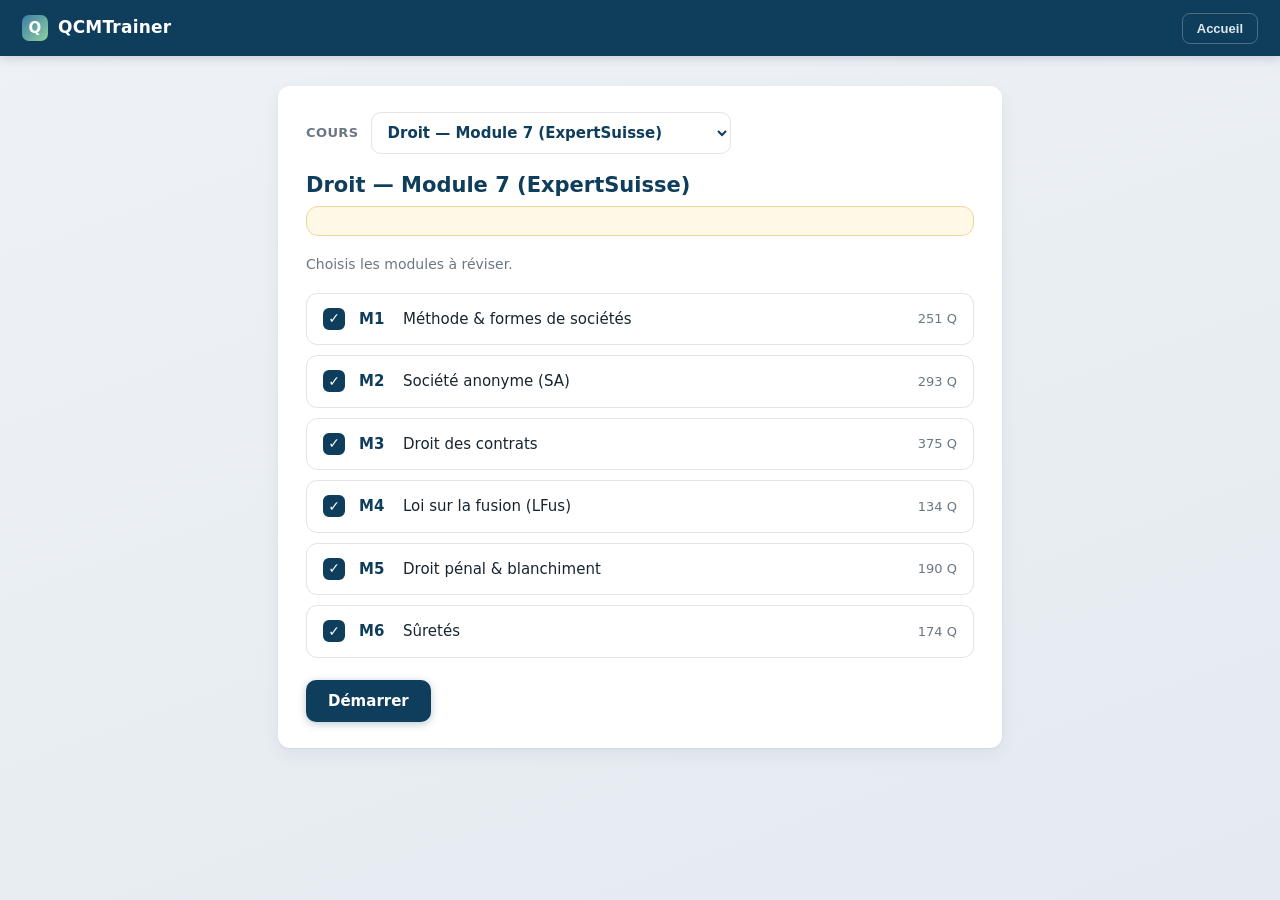
<file: index.html>
<!doctype html>
<html lang="fr">
<head>
  <meta charset="utf-8">
  <meta name="viewport" content="width=device-width, initial-scale=1">
  <title>QCMTrainer</title>
  <link rel="stylesheet" href="style.css?v=2">
</head>
<body>
  <div class="topbar">
    <div class="brand"><span class="logo">Q</span> QCMTrainer</div>
    <span class="spacer"></span>
    <button class="ghost" id="btn-home">Accueil</button>
  </div>

  <div class="wrap">

    <!-- ACCUEIL -->
    <section id="scr-home">
      <div class="card">
        <div class="course-row">
          <label class="lbl" for="course">Cours</label>
          <select id="course" class="select"></select>
        </div>
        <h2 id="course-title"></h2>
        <div id="resume" class="resume hidden"></div>
        <p class="sub">Choisis les modules à réviser.</p>
        <div class="mods" id="mods"></div>
        <button class="btn btn-primary" id="btn-start">Démarrer</button>
      </div>
    </section>

    <!-- QUIZ -->
    <section id="scr-quiz" class="hidden">
      <div class="card">
        <div class="qtop">
          <span class="count" id="count"></span>
          <span class="bar"><i id="bar" style="width:0%"></i></span>
        </div>
        <div class="metaline">
          <span class="chip" id="champ"></span>
          <span class="dots" id="diff"></span>
        </div>
        <div class="navrow">
          <button class="ghost small" id="btn-prev" title="Question précédente">◀</button>
          <span class="gotowrap">Aller à n°
            <input id="goto" class="gotoinput" type="number" min="1" inputmode="numeric" aria-label="Aller à la question numéro">
            <button class="ghost small" id="btn-goto">Aller</button>
          </span>
          <button class="ghost small" id="btn-next-nav" title="Question suivante">▶</button>
        </div>
        <div class="q" id="qtext"></div>
        <div class="opts" id="opts"></div>

        <div class="corr hidden" id="corr">
          <div class="verdict" id="verdict"></div>
          <ul class="expl" id="expl"></ul>
          <div class="tags" id="tags"></div>
        </div>

        <div class="actions">
          <button class="btn btn-primary" id="btn-validate" disabled>Valider</button>
          <button class="btn btn-primary hidden" id="btn-next">Suivant</button>
        </div>
      </div>
    </section>

    <!-- RÉSULTAT -->
    <section id="scr-result" class="hidden">
      <div class="card">
        <div class="result-top">
          <div class="ring" id="ring"><b id="ring-txt">0/0</b></div>
          <div class="result-txt">
            <div class="big" id="score-pct"></div>
            <div class="sub" id="score-line" style="margin:0"></div>
          </div>
        </div>
        <div class="bymod-title">Par module</div>
        <div class="bymod" id="bymod"></div>
        <div class="bymod-title">Détail des questions</div>
        <div class="reslist" id="reslist"></div>
        <div class="actions" style="justify-content:flex-start">
          <button class="btn btn-primary" id="btn-restart">Recommencer</button>
        </div>
      </div>
    </section>

  </div>

  <script src="banks/_registry.js?v=2"></script>
  <script src="app.js?v=2"></script>
</body>
</html>
</file>
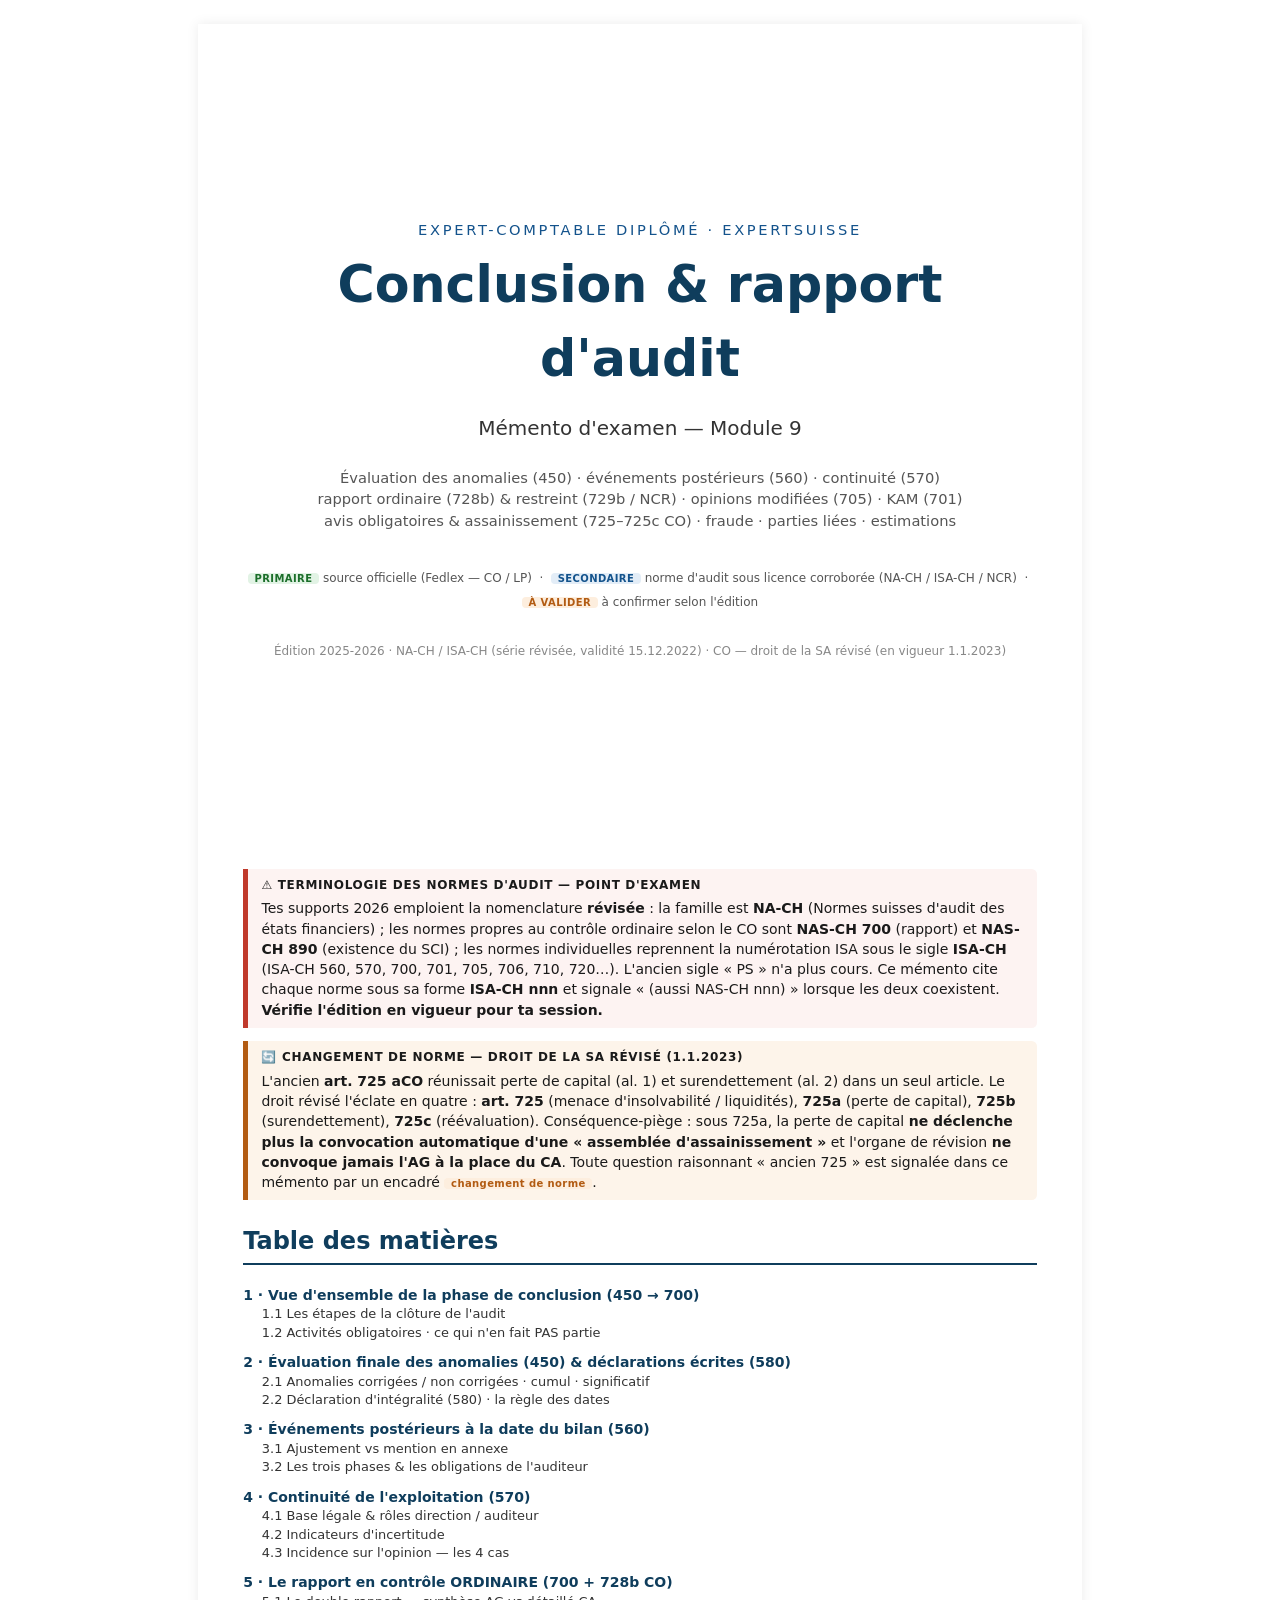
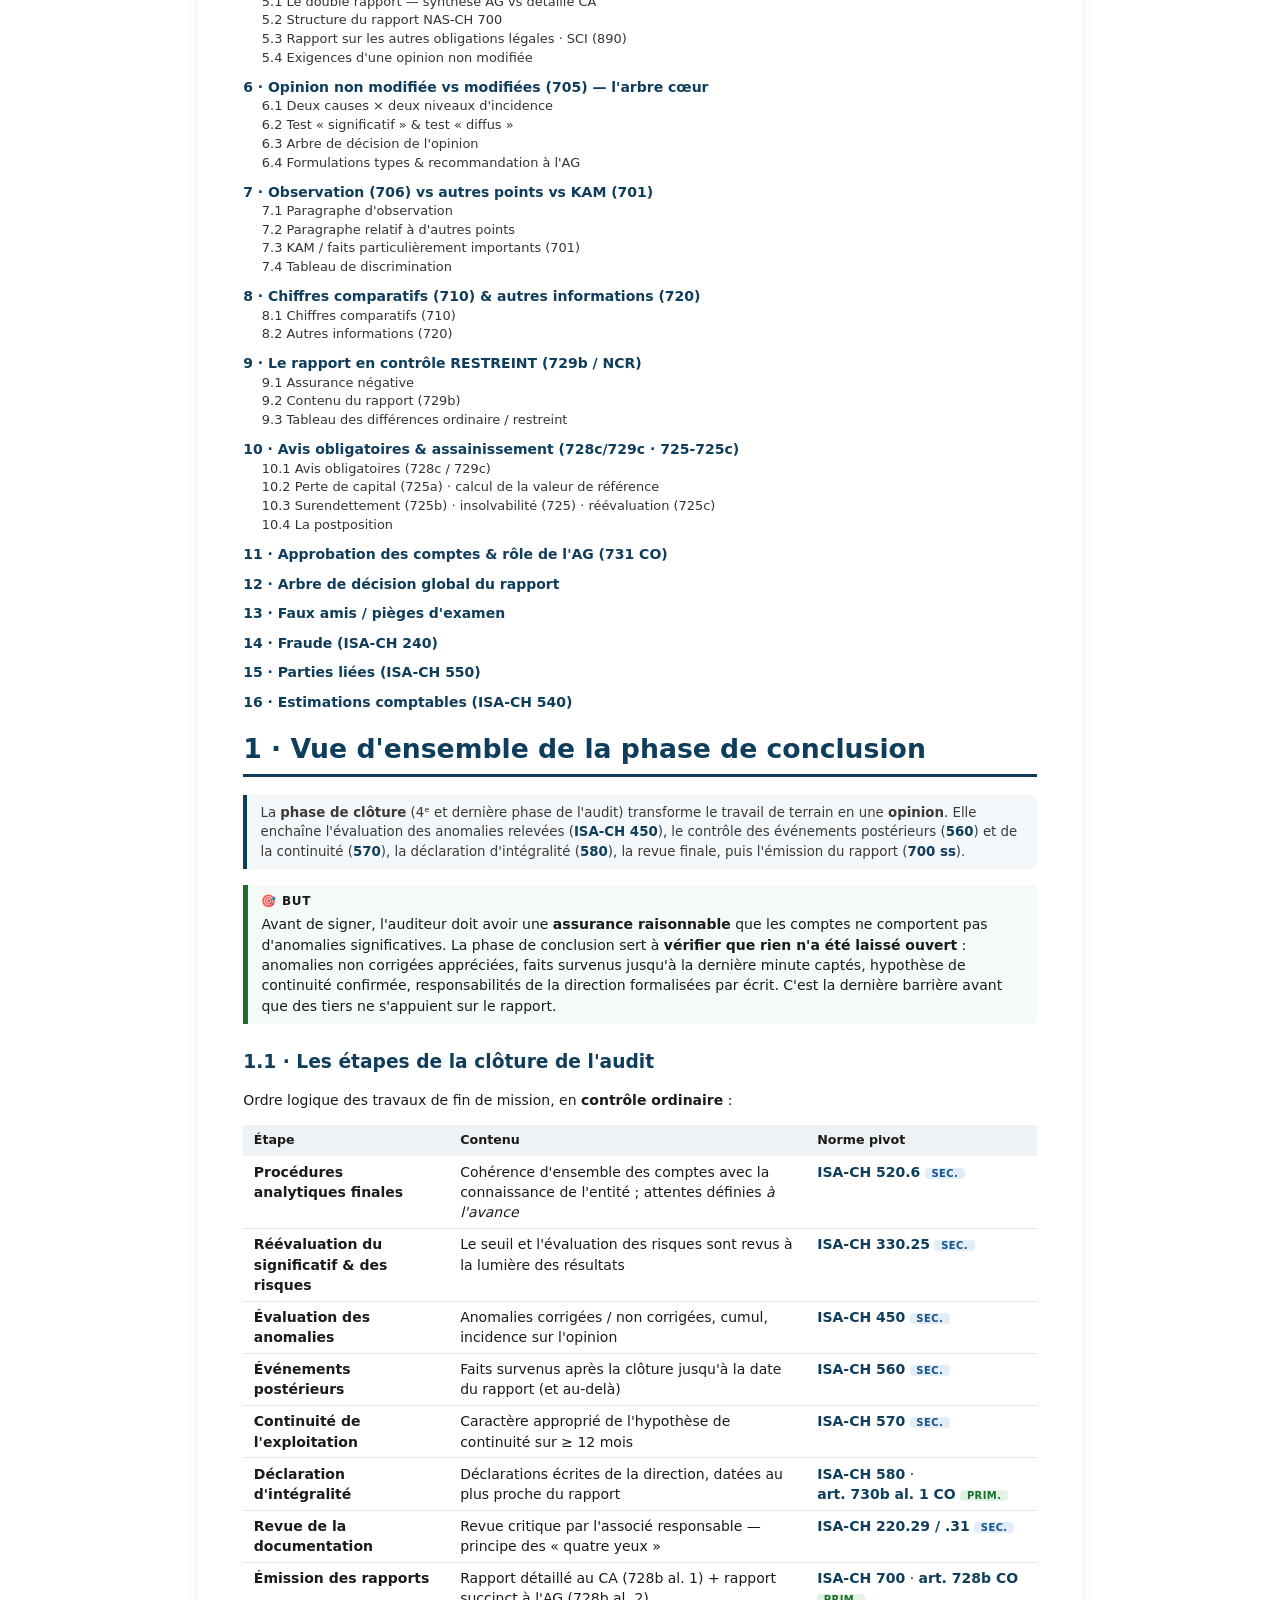
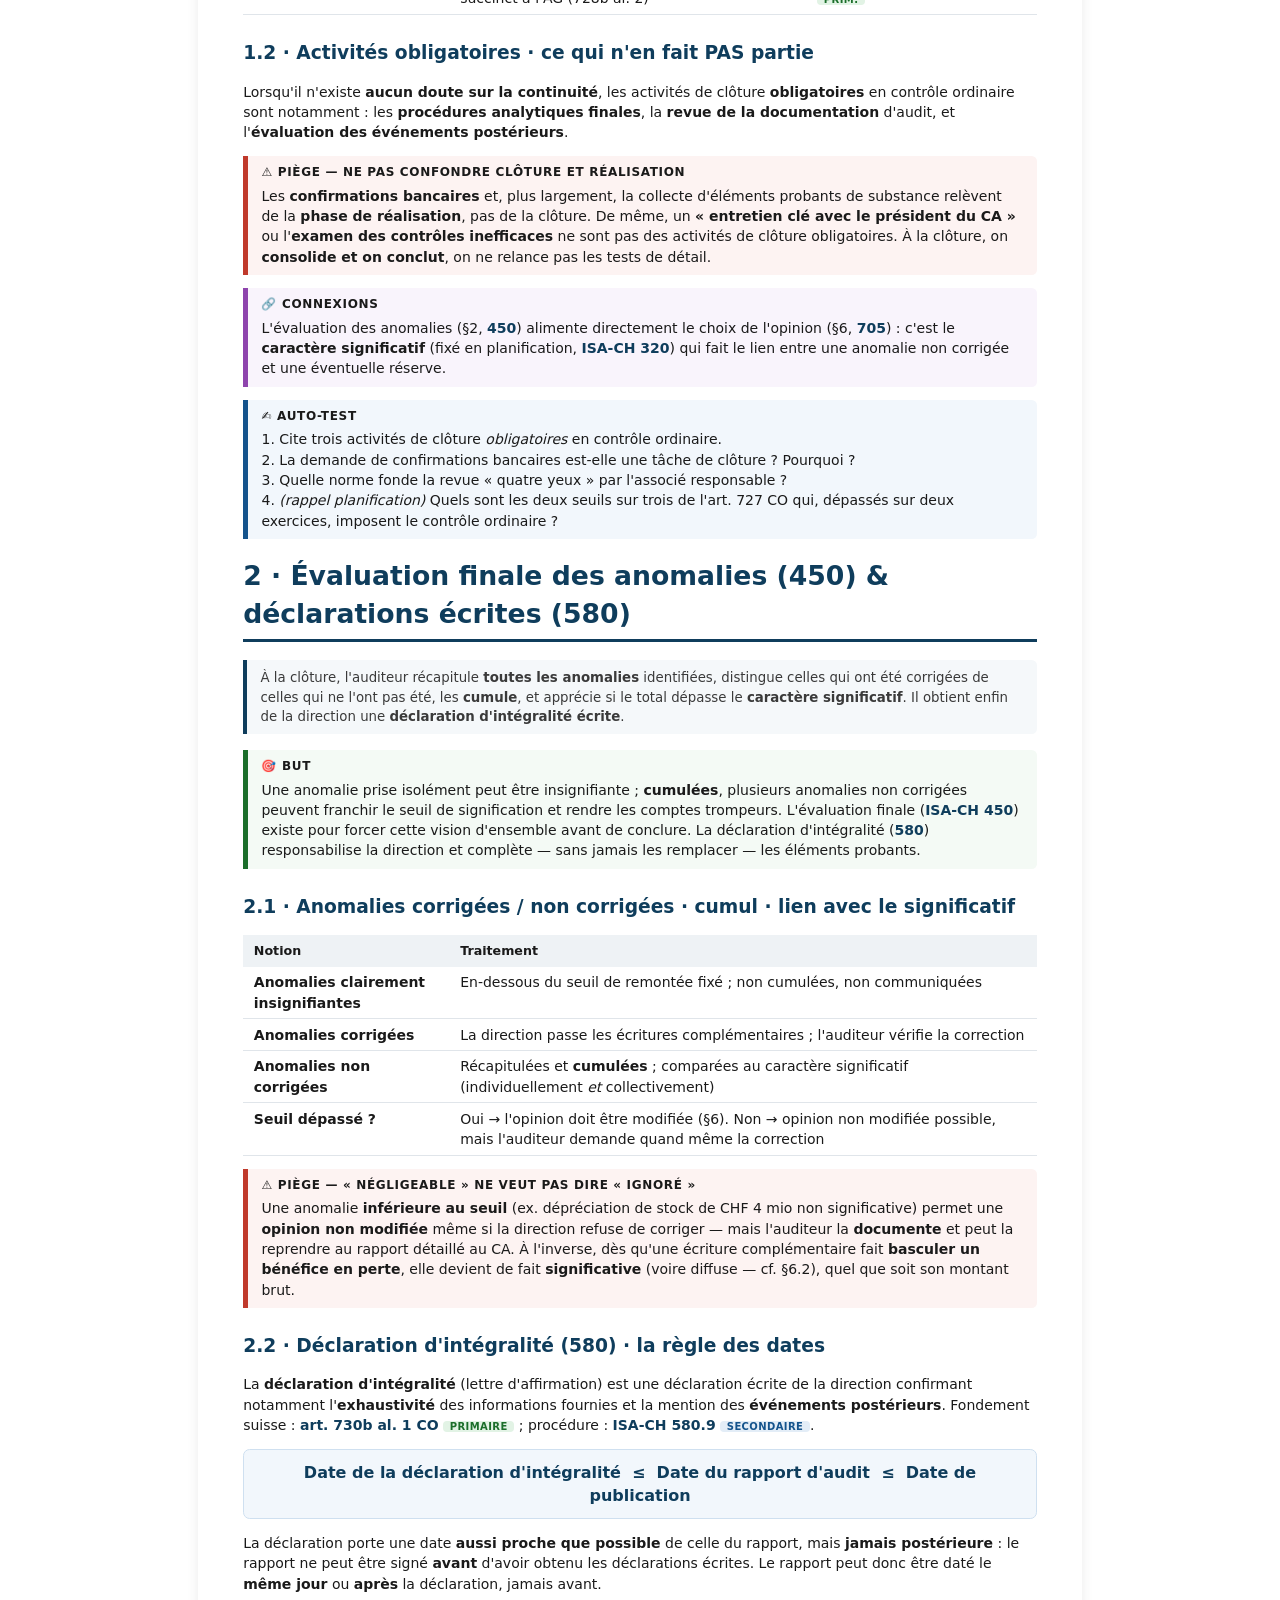
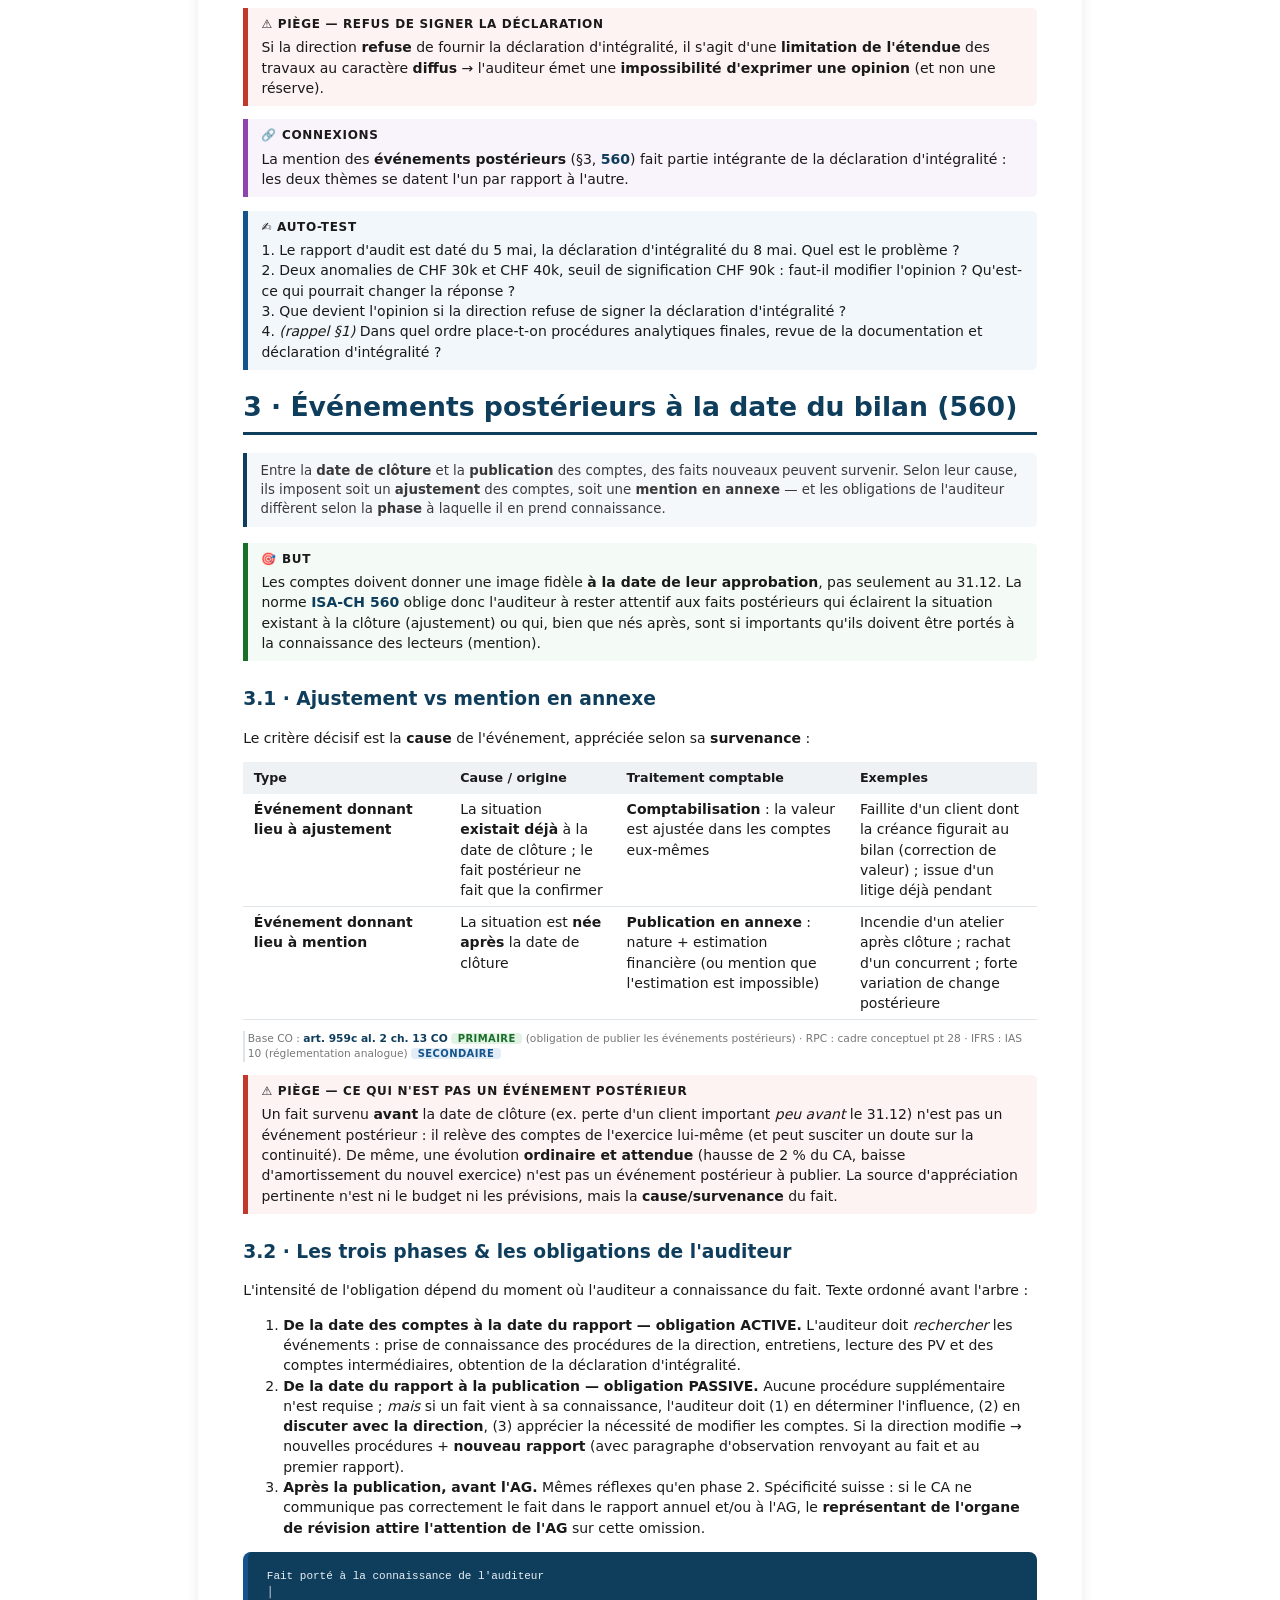
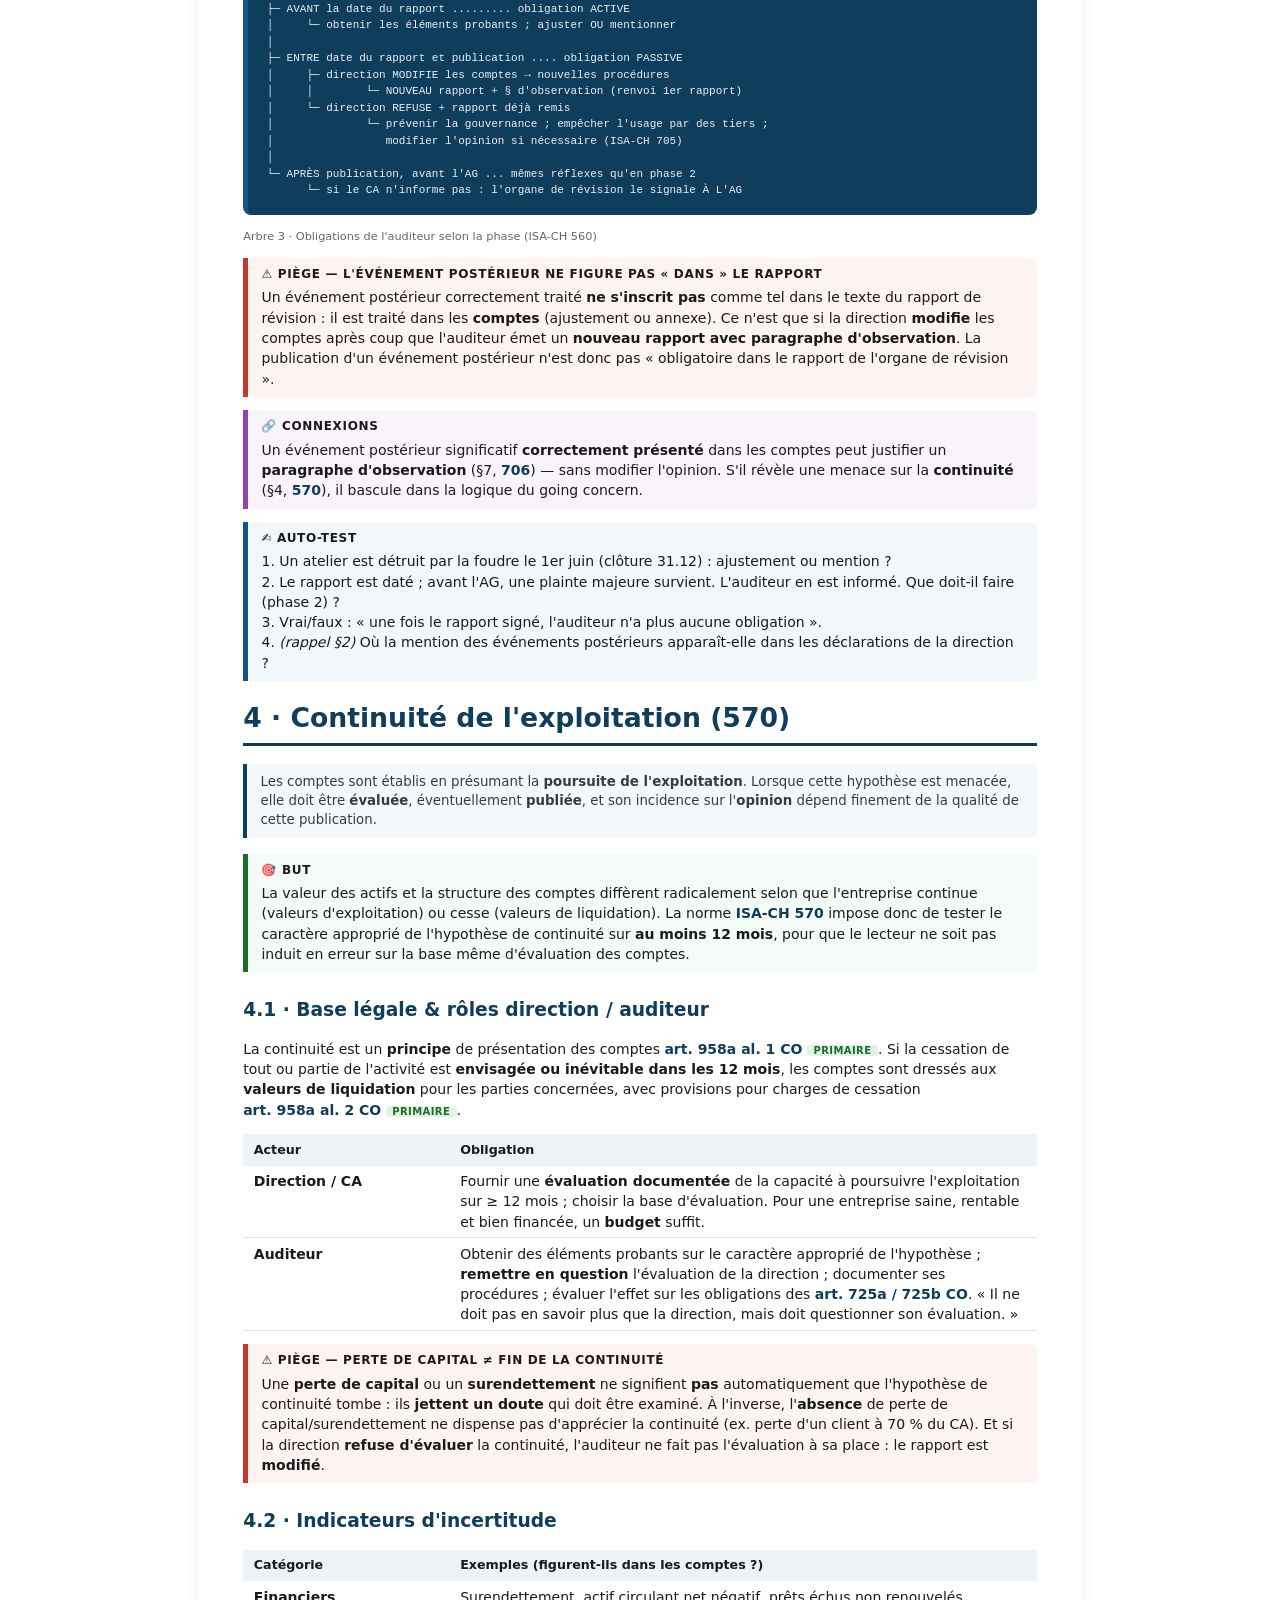
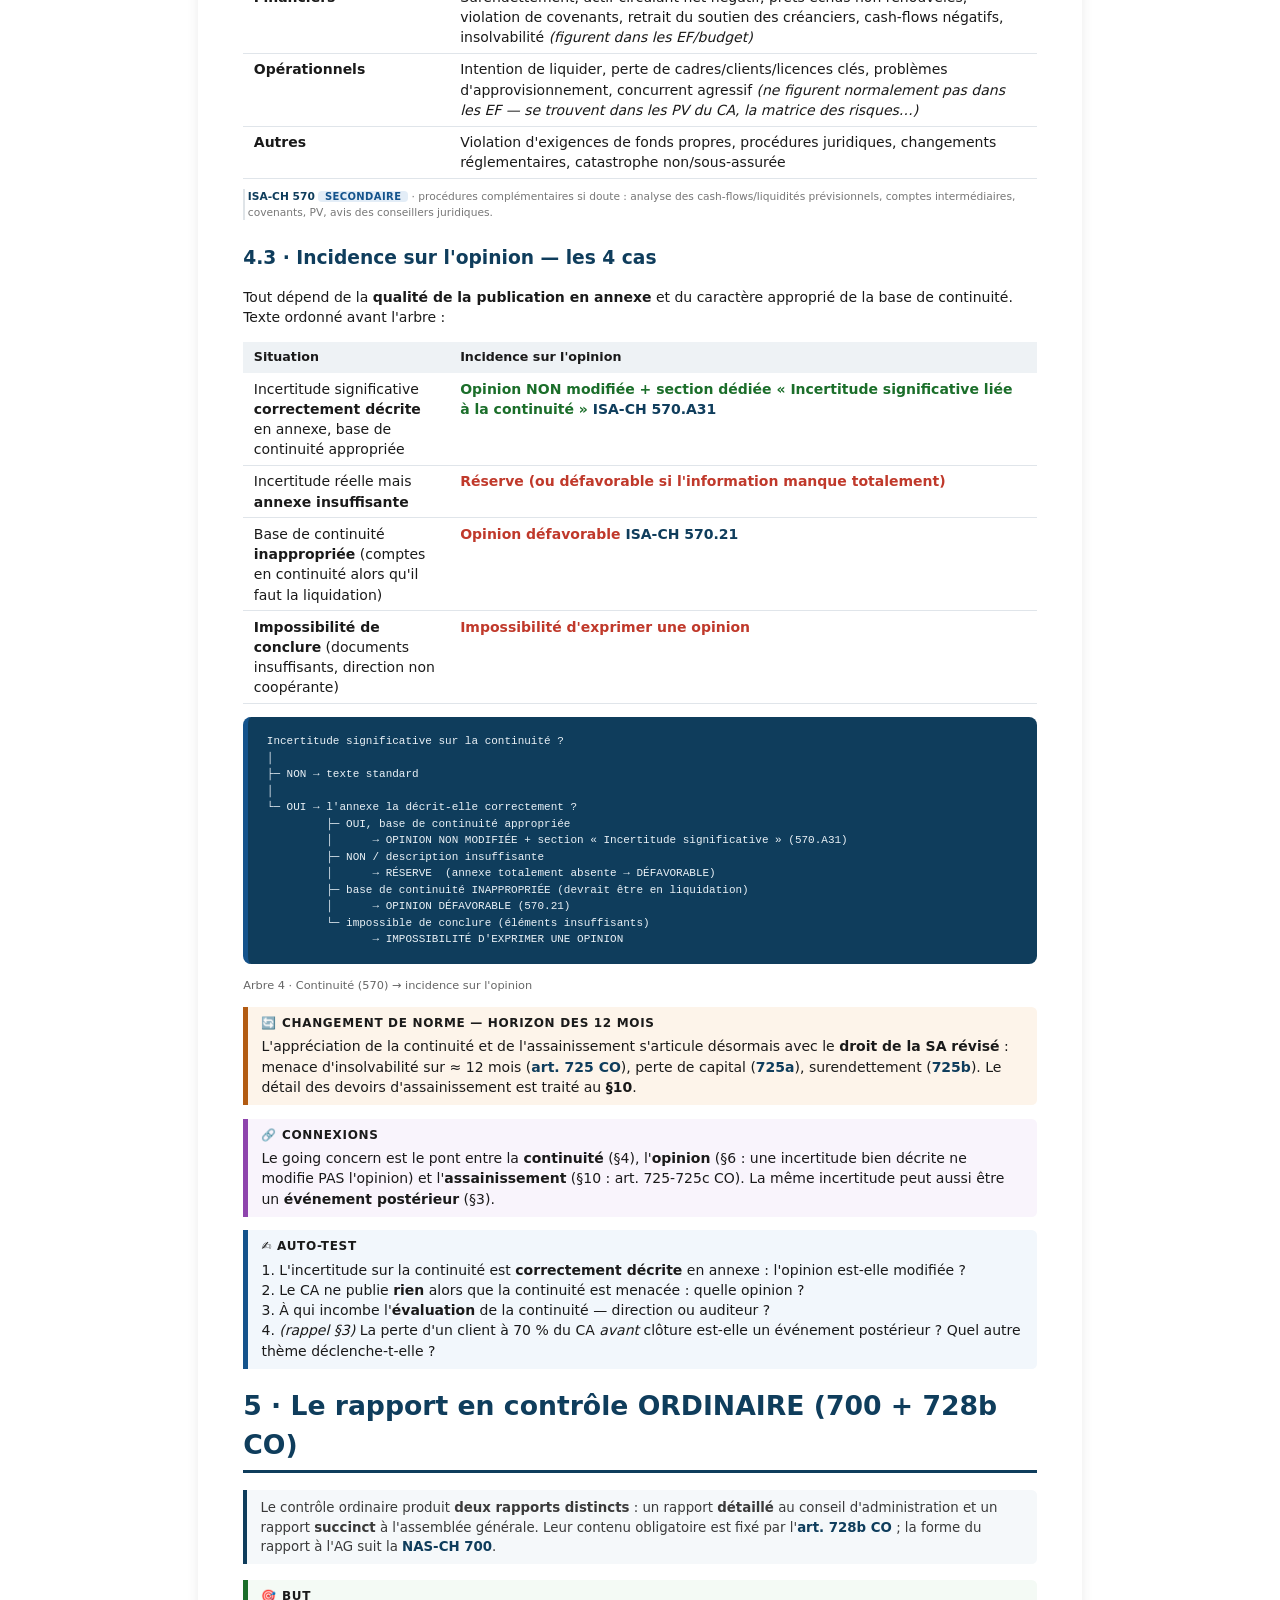
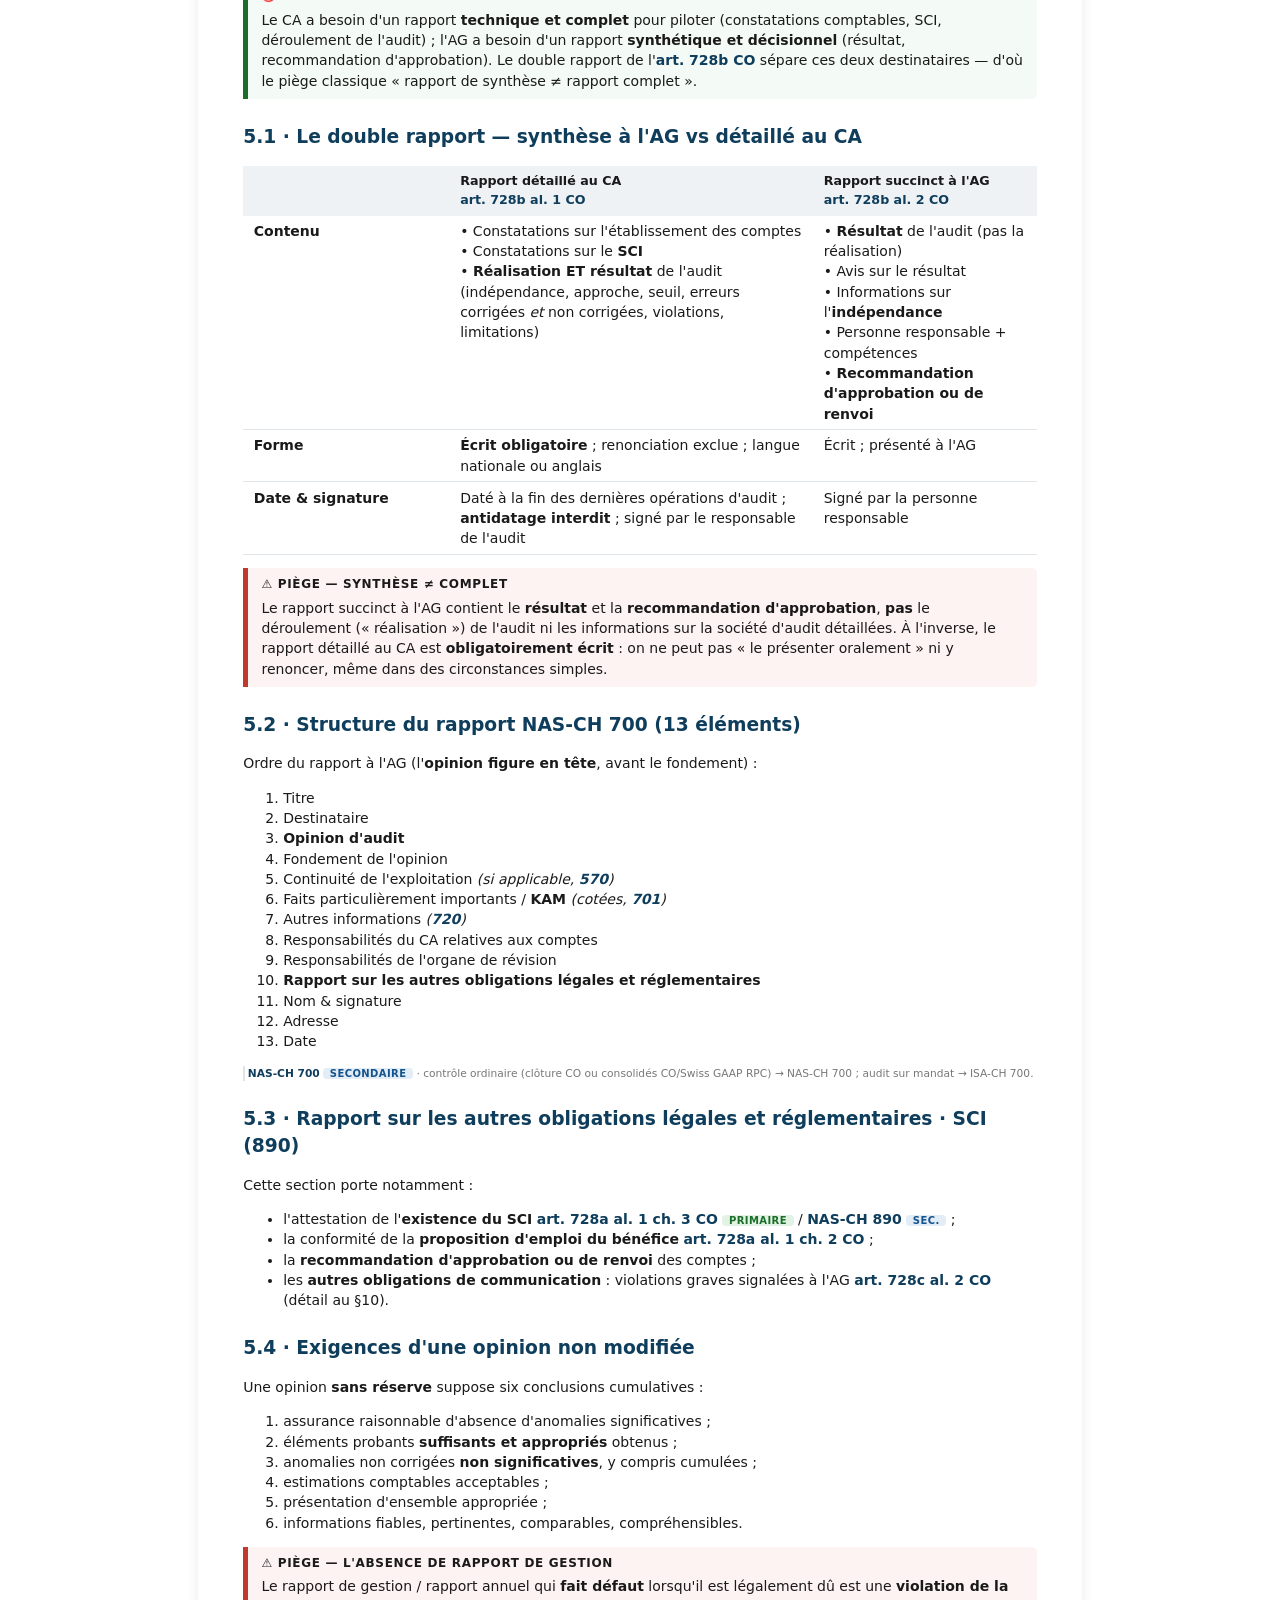
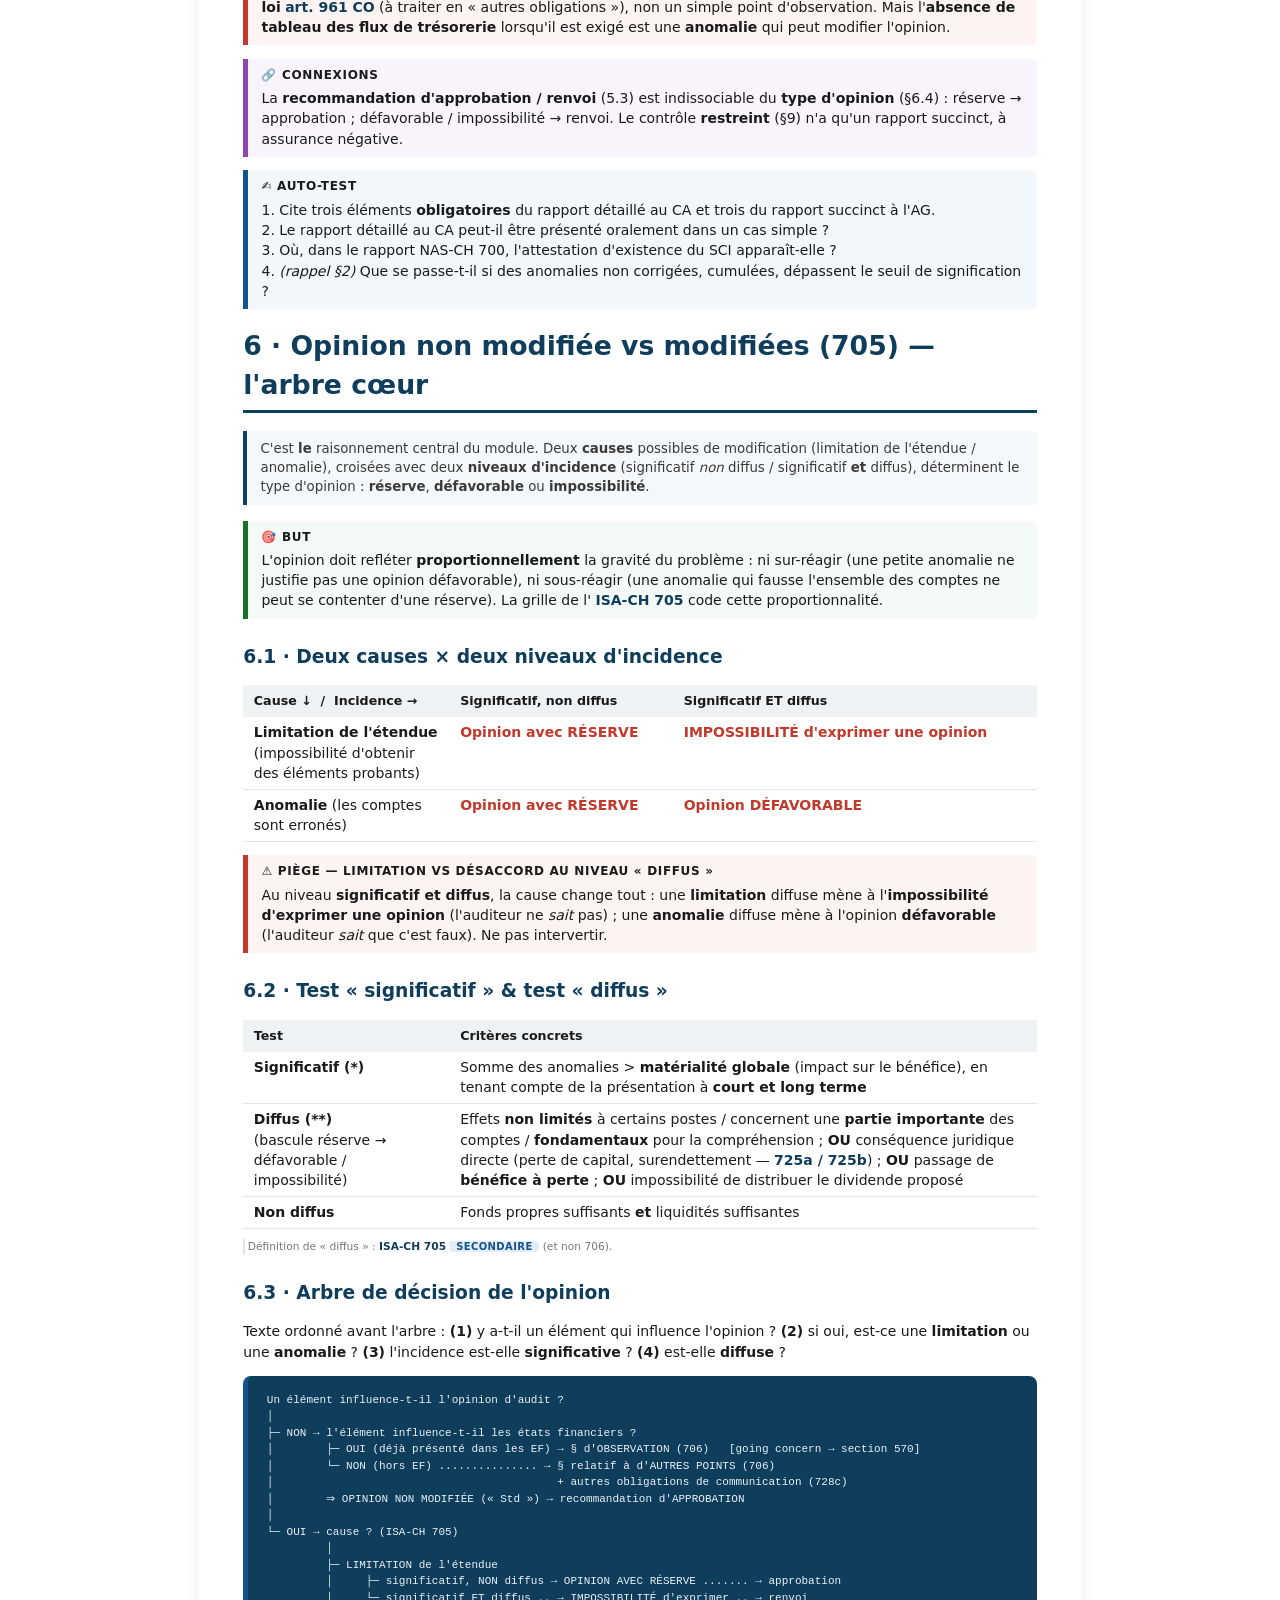
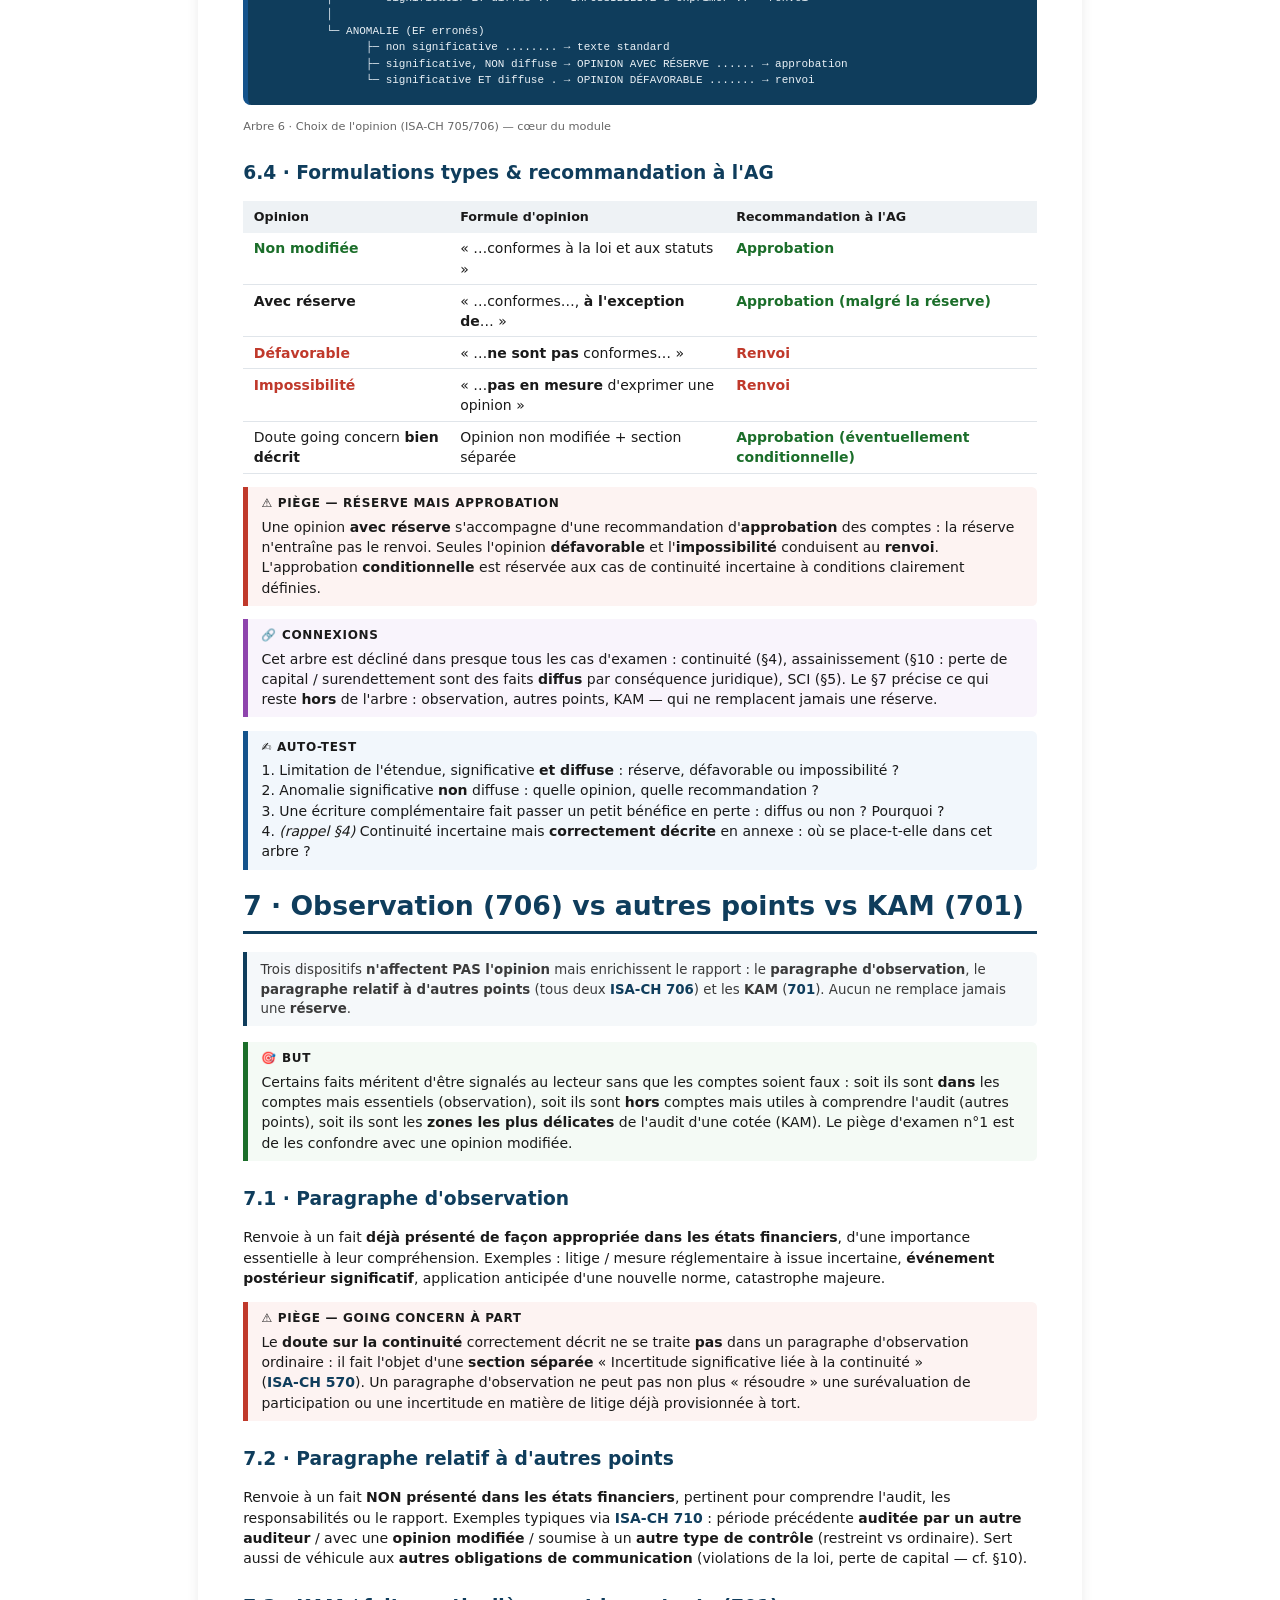
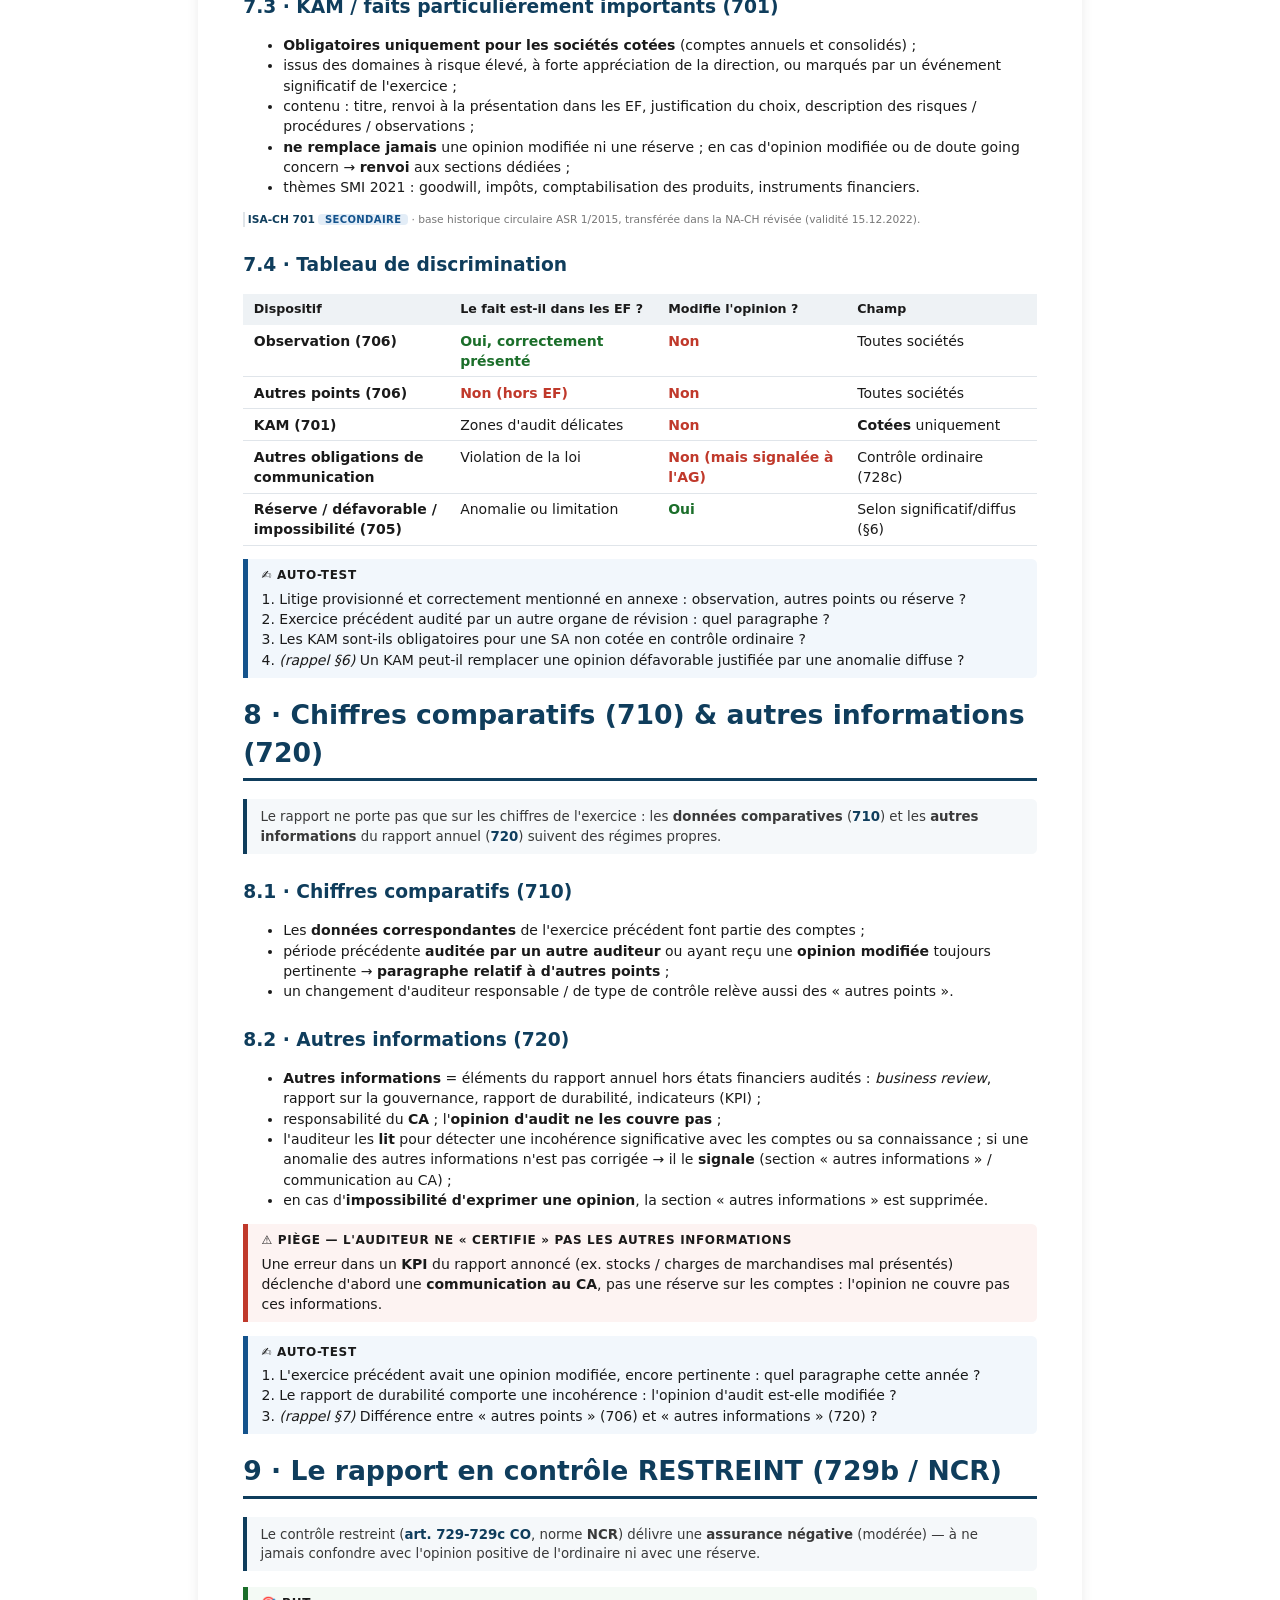
<file: conclusion-rapport-audit/memento-conclusion-rapport-audit.html>
<!doctype html>
<html lang="fr"><head><meta charset="utf-8">
<meta name="viewport" content="width=device-width, initial-scale=1">
<title>Mémento — Conclusion et rapport d'audit</title>
<style>
/* ============================================================
   charte.css — DA unique du cursus Expert-Comptable
   Réutilisée à l'identique des modules TVA / Planification.
   Badges de source, callouts, tableaux, arbres. Ne pas surcharger.
   ============================================================ */
@page { size: A4; margin: 2cm 1.8cm;
  @bottom-right { content: counter(page) " / " counter(pages); font-size: 8pt; color: #888; }
  @top-left { content: string(chapitre); font-size: 8pt; color: #888; } }

body { font-family: "Source Sans Pro","Segoe UI",system-ui,sans-serif;
  font-size: 10.5pt; line-height: 1.45; color: #1a1a1a; }

h1 { string-set: chapitre content(); font-size: 20pt; color: #0f3d5c;
     border-bottom: 3px solid #0f3d5c; padding-bottom: 4pt; page-break-before: always; }
h2 { font-size: 14pt; color: #0f3d5c; margin-top: 18pt; }
h3 { font-size: 11.5pt; color: #333; margin-bottom: 3pt; }

/* ---- Badges de niveau de source ---- */
.primaire, .secondaire, .avalider {
  font-size: 7.5pt; font-weight: 700; padding: 0 5pt; border-radius: 3pt; letter-spacing: .3pt; }
.primaire  { background: #e2f3e5; color: #1b6e2a; }
.secondaire{ background: #e3edf7; color: #14538c; }
.avalider  { background: #fdeede; color: #b25b12; }
.ref-norme { font-weight: 700; color: #0f3d5c; white-space: nowrap; }

/* ---- Callouts standardisés (bloc) ---- */
.but, .piege, .connexions, .autotest, .changement {
  display: block; border-left: 4pt solid; padding: 6pt 10pt; margin: 10pt 0;
  border-radius: 0 4pt 4pt 0; page-break-inside: avoid; }
.but        { border-color: #1b6e2a; background: #f4faf5; }
.piege      { border-color: #c0392b; background: #fdf3f2; }
.connexions { border-color: #8e44ad; background: #f9f4fc; }
.autotest   { border-color: #14538c; background: #f2f7fc; }
.changement { border-color: #b25b12; background: #fdf4ea; }
.callout-titre { font-weight: 700; font-size: 9pt; text-transform: uppercase;
                 letter-spacing: .5pt; margin-bottom: 3pt; }

/* ---- Tableaux ---- */
table { border-collapse: collapse; margin: 8pt 0; width: 100%; }
th { background: #eef2f5; padding: 5pt 8pt; text-align: left; font-size: 9.5pt; }
td { padding: 4pt 8pt; border-bottom: .5pt solid #e0e5ea; vertical-align: top; }
tr { break-inside: avoid; page-break-inside: avoid; }
thead { display: table-header-group; }
table.compare th:first-child { width: 26%; }
td.oui { color:#1b6e2a; font-weight:600; } td.non { color:#c0392b; font-weight:600; }
td.num { text-align:right; font-variant-numeric: tabular-nums; }

/* ---- Arbre décisionnel en bloc code (format du module) ---- */
pre.arbre { background:#0f3d5c; color:#eaf1f6; font:11px/1.5 ui-monospace,"Cascadia Code",Consolas,monospace;
  padding:12pt 14pt; border-radius:6pt; overflow-x:auto; margin:10pt 0; page-break-inside:avoid;
  border-left:4pt solid #14538c; }
figure.arbre-fig { margin:10pt 0; page-break-inside:avoid; }
figure.arbre-fig figcaption { font-size:8.5pt; color:#666; margin-top:3pt; }

/* ---- Réf. sur ligne séparée ---- */
.ref-sous { display:block; font-size:8pt; color:#777; margin:1pt 0 5pt; padding-left:2pt;
            border-left:2pt solid #dfe4e8; }
.chapo { font-size:10pt; color:#3a3a3a; background:#f5f8fa; border-left:3pt solid #0f3d5c;
         padding:6pt 10pt; margin:6pt 0 12pt; border-radius:0 4pt 4pt 0; }
.formule { background:#f2f7fc; border:1pt solid #cfe0f0; border-radius:5pt; padding:8pt 12pt;
           font-size:12pt; text-align:center; margin:10pt 0; color:#0f3d5c; font-weight:600; }
.reponses { font-size:9pt; color:#444; border-top:1pt dashed #aaa; margin-top:10pt; padding-top:6pt; }

/* ---- Page de garde & TOC ---- */
.page-garde { page-break-after: always; text-align:center; display:flex; flex-direction:column;
              justify-content:center; min-height:22cm; }
.page-garde h1 { page-break-before: avoid; border:none; string-set:none; font-size:38pt;
                 color:#0f3d5c; margin:6pt 0; }
.pg-kicker { text-transform:uppercase; letter-spacing:2pt; font-size:11pt; color:#14538c; }
.pg-soustitre { font-size:15pt; color:#333; margin-top:4pt; }
.pg-desc { font-size:11pt; color:#555; margin-top:18pt; }
.pg-legende { font-size:9pt; color:#555; margin-top:26pt; line-height:2; }
.pg-pied { font-size:9pt; color:#888; margin-top:22pt; }
.toc-h { page-break-before: always; font-size:18pt; color:#0f3d5c; border-bottom:2pt solid #0f3d5c;
         padding-bottom:3pt; }
nav.toc ul { list-style:none; padding-left:0; margin:0; }
nav.toc li.lvl1 { margin-top:7pt; font-weight:700; color:#0f3d5c; }
nav.toc li.lvl2 { margin-left:14pt; font-weight:400; color:#333; font-size:9.7pt; }
nav.toc a { text-decoration:none; color:inherit; }

@media screen {
  body { max-width: 21cm; margin: 1.5rem auto; padding: 0 1.2cm; background:#fff;
         box-shadow:0 0 12px rgba(0,0,0,.08); }
  h1 { page-break-before: auto; }
  nav.toc a:hover { color:#14538c; text-decoration:underline; }
}
@media print { * { -webkit-print-color-adjust: exact !important; print-color-adjust: exact !important; } }
</style>
</head>
<body>

<!-- ===================== PAGE DE GARDE ===================== -->
<section class="page-garde">
  <div class="pg-kicker">Expert-Comptable diplômé · ExpertSuisse</div>
  <h1>Conclusion &amp; rapport d'audit</h1>
  <div class="pg-soustitre">Mémento d'examen — Module 9</div>
  <div class="pg-desc">Évaluation des anomalies (450) · événements postérieurs (560) · continuité (570)<br>
    rapport ordinaire (728b) &amp; restreint (729b / NCR) · opinions modifiées (705) · KAM (701)<br>
    avis obligatoires &amp; assainissement (725–725c CO) · fraude · parties liées · estimations</div>
  <div class="pg-legende">
    <span class="primaire">PRIMAIRE</span> source officielle (Fedlex — CO / LP) &nbsp;·&nbsp;
    <span class="secondaire">SECONDAIRE</span> norme d'audit sous licence corroborée (NA-CH / ISA-CH / NCR) &nbsp;·&nbsp;
    <span class="avalider">À VALIDER</span> à confirmer selon l'édition
  </div>
  <div class="pg-pied">Édition 2025-2026 · NA-CH / ISA-CH (série révisée, validité 15.12.2022) ·
    CO — droit de la SA révisé (en vigueur 1.1.2023)</div>
</section>

<!-- ===================== AVERTISSEMENT ===================== -->
<section>
  <div class="piege">
    <div class="callout-titre">⚠️ Terminologie des normes d'audit — point d'examen</div>
    Tes supports 2026 emploient la nomenclature <b>révisée</b> : la famille est <b>NA-CH</b>
    (Normes suisses d'audit des états financiers) ; les normes propres au contrôle ordinaire selon
    le CO sont <b>NAS-CH 700</b> (rapport) et <b>NAS-CH 890</b> (existence du SCI) ; les normes
    individuelles reprennent la numérotation ISA sous le sigle <b>ISA-CH</b> (ISA-CH 560, 570, 700,
    701, 705, 706, 710, 720…). L'ancien sigle « PS » n'a plus cours. Ce mémento cite chaque norme
    sous sa forme <b>ISA-CH nnn</b> et signale « (aussi NAS-CH nnn) » lorsque les deux coexistent.
    <b>Vérifie l'édition en vigueur pour ta session.</b>
  </div>
  <div class="changement">
    <div class="callout-titre">🔄 Changement de norme — droit de la SA révisé (1.1.2023)</div>
    L'ancien <b>art. 725 aCO</b> réunissait perte de capital (al. 1) et surendettement (al. 2) dans
    un seul article. Le droit révisé l'éclate en quatre : <b>art. 725</b> (menace d'insolvabilité /
    liquidités), <b>725a</b> (perte de capital), <b>725b</b> (surendettement), <b>725c</b>
    (réévaluation). Conséquence-piège : sous 725a, la perte de capital <b>ne déclenche plus la
    convocation automatique d'une « assemblée d'assainissement »</b> et l'organe de révision <b>ne
    convoque jamais l'AG à la place du CA</b>. Toute question raisonnant « ancien 725 » est signalée
    dans ce mémento par un encadré <span class="avalider">changement de norme</span>.
  </div>
</section>

<!-- ===================== TABLE DES MATIÈRES ===================== -->
<h2 class="toc-h">Table des matières</h2>
<nav class="toc">
<ul>
  <li class="lvl1"><a href="#s1">1 · Vue d'ensemble de la phase de conclusion (450 → 700)</a></li>
    <li class="lvl2"><a href="#s1-1">1.1 Les étapes de la clôture de l'audit</a></li>
    <li class="lvl2"><a href="#s1-2">1.2 Activités obligatoires · ce qui n'en fait PAS partie</a></li>
  <li class="lvl1"><a href="#s2">2 · Évaluation finale des anomalies (450) &amp; déclarations écrites (580)</a></li>
    <li class="lvl2"><a href="#s2-1">2.1 Anomalies corrigées / non corrigées · cumul · significatif</a></li>
    <li class="lvl2"><a href="#s2-2">2.2 Déclaration d'intégralité (580) · la règle des dates</a></li>
  <li class="lvl1"><a href="#s3">3 · Événements postérieurs à la date du bilan (560)</a></li>
    <li class="lvl2"><a href="#s3-1">3.1 Ajustement vs mention en annexe</a></li>
    <li class="lvl2"><a href="#s3-2">3.2 Les trois phases &amp; les obligations de l'auditeur</a></li>
  <li class="lvl1"><a href="#s4">4 · Continuité de l'exploitation (570)</a></li>
    <li class="lvl2"><a href="#s4-1">4.1 Base légale &amp; rôles direction / auditeur</a></li>
    <li class="lvl2"><a href="#s4-2">4.2 Indicateurs d'incertitude</a></li>
    <li class="lvl2"><a href="#s4-3">4.3 Incidence sur l'opinion — les 4 cas</a></li>
  <li class="lvl1"><a href="#s5">5 · Le rapport en contrôle ORDINAIRE (700 + 728b CO)</a></li>
    <li class="lvl2"><a href="#s5-1">5.1 Le double rapport — synthèse AG vs détaillé CA</a></li>
    <li class="lvl2"><a href="#s5-2">5.2 Structure du rapport NAS-CH 700</a></li>
    <li class="lvl2"><a href="#s5-3">5.3 Rapport sur les autres obligations légales · SCI (890)</a></li>
    <li class="lvl2"><a href="#s5-4">5.4 Exigences d'une opinion non modifiée</a></li>
  <li class="lvl1"><a href="#s6">6 · Opinion non modifiée vs modifiées (705) — l'arbre cœur</a></li>
    <li class="lvl2"><a href="#s6-1">6.1 Deux causes × deux niveaux d'incidence</a></li>
    <li class="lvl2"><a href="#s6-2">6.2 Test « significatif » &amp; test « diffus »</a></li>
    <li class="lvl2"><a href="#s6-3">6.3 Arbre de décision de l'opinion</a></li>
    <li class="lvl2"><a href="#s6-4">6.4 Formulations types &amp; recommandation à l'AG</a></li>
  <li class="lvl1"><a href="#s7">7 · Observation (706) vs autres points vs KAM (701)</a></li>
    <li class="lvl2"><a href="#s7-1">7.1 Paragraphe d'observation</a></li>
    <li class="lvl2"><a href="#s7-2">7.2 Paragraphe relatif à d'autres points</a></li>
    <li class="lvl2"><a href="#s7-3">7.3 KAM / faits particulièrement importants (701)</a></li>
    <li class="lvl2"><a href="#s7-4">7.4 Tableau de discrimination</a></li>
  <li class="lvl1"><a href="#s8">8 · Chiffres comparatifs (710) &amp; autres informations (720)</a></li>
    <li class="lvl2"><a href="#s8-1">8.1 Chiffres comparatifs (710)</a></li>
    <li class="lvl2"><a href="#s8-2">8.2 Autres informations (720)</a></li>
  <li class="lvl1"><a href="#s9">9 · Le rapport en contrôle RESTREINT (729b / NCR)</a></li>
    <li class="lvl2"><a href="#s9-1">9.1 Assurance négative</a></li>
    <li class="lvl2"><a href="#s9-2">9.2 Contenu du rapport (729b)</a></li>
    <li class="lvl2"><a href="#s9-3">9.3 Tableau des différences ordinaire / restreint</a></li>
  <li class="lvl1"><a href="#s10">10 · Avis obligatoires &amp; assainissement (728c/729c · 725-725c)</a></li>
    <li class="lvl2"><a href="#s10-1">10.1 Avis obligatoires (728c / 729c)</a></li>
    <li class="lvl2"><a href="#s10-2">10.2 Perte de capital (725a) · calcul de la valeur de référence</a></li>
    <li class="lvl2"><a href="#s10-3">10.3 Surendettement (725b) · insolvabilité (725) · réévaluation (725c)</a></li>
    <li class="lvl2"><a href="#s10-4">10.4 La postposition</a></li>
  <li class="lvl1"><a href="#s11">11 · Approbation des comptes &amp; rôle de l'AG (731 CO)</a></li>
  <li class="lvl1"><a href="#s12">12 · Arbre de décision global du rapport</a></li>
  <li class="lvl1"><a href="#s13">13 · Faux amis / pièges d'examen</a></li>
  <li class="lvl1"><a href="#s14">14 · Fraude (ISA-CH 240)</a></li>
  <li class="lvl1"><a href="#s15">15 · Parties liées (ISA-CH 550)</a></li>
  <li class="lvl1"><a href="#s16">16 · Estimations comptables (ISA-CH 540)</a></li>
</ul>
</nav>

<!-- ============================================================
     SECTION 1
     ============================================================ -->
<h1 id="s1">1 · Vue d'ensemble de la phase de conclusion</h1>
<p class="chapo">La <b>phase de clôture</b> (4ᵉ et dernière phase de l'audit) transforme le travail
de terrain en une <b>opinion</b>. Elle enchaîne l'évaluation des anomalies relevées
(<span class="ref-norme">ISA-CH 450</span>), le contrôle des événements postérieurs
(<span class="ref-norme">560</span>) et de la continuité (<span class="ref-norme">570</span>),
la déclaration d'intégralité (<span class="ref-norme">580</span>), la revue finale, puis
l'émission du rapport (<span class="ref-norme">700 ss</span>).</p>

<div class="but">
  <div class="callout-titre">🎯 But</div>
  Avant de signer, l'auditeur doit avoir une <b>assurance raisonnable</b> que les comptes ne
  comportent pas d'anomalies significatives. La phase de conclusion sert à <b>vérifier que rien
  n'a été laissé ouvert</b> : anomalies non corrigées appréciées, faits survenus jusqu'à la
  dernière minute captés, hypothèse de continuité confirmée, responsabilités de la direction
  formalisées par écrit. C'est la dernière barrière avant que des tiers ne s'appuient sur le rapport.
</div>

<h2 id="s1-1">1.1 · Les étapes de la clôture de l'audit</h2>
<p>Ordre logique des travaux de fin de mission, en <b>contrôle ordinaire</b> :</p>
<table class="compare">
  <thead><tr><th>Étape</th><th>Contenu</th><th>Norme pivot</th></tr></thead>
  <tbody>
    <tr><td><b>Procédures analytiques finales</b></td><td>Cohérence d'ensemble des comptes avec la connaissance de l'entité ; attentes définies <i>à l'avance</i></td><td><span class="ref-norme">ISA-CH 520.6</span> <span class="secondaire">SEC.</span></td></tr>
    <tr><td><b>Réévaluation du significatif &amp; des risques</b></td><td>Le seuil et l'évaluation des risques sont revus à la lumière des résultats</td><td><span class="ref-norme">ISA-CH 330.25</span> <span class="secondaire">SEC.</span></td></tr>
    <tr><td><b>Évaluation des anomalies</b></td><td>Anomalies corrigées / non corrigées, cumul, incidence sur l'opinion</td><td><span class="ref-norme">ISA-CH 450</span> <span class="secondaire">SEC.</span></td></tr>
    <tr><td><b>Événements postérieurs</b></td><td>Faits survenus après la clôture jusqu'à la date du rapport (et au-delà)</td><td><span class="ref-norme">ISA-CH 560</span> <span class="secondaire">SEC.</span></td></tr>
    <tr><td><b>Continuité de l'exploitation</b></td><td>Caractère approprié de l'hypothèse de continuité sur ≥ 12 mois</td><td><span class="ref-norme">ISA-CH 570</span> <span class="secondaire">SEC.</span></td></tr>
    <tr><td><b>Déclaration d'intégralité</b></td><td>Déclarations écrites de la direction, datées au plus proche du rapport</td><td><span class="ref-norme">ISA-CH 580</span> · <span class="ref-norme">art. 730b al. 1 CO</span> <span class="primaire">PRIM.</span></td></tr>
    <tr><td><b>Revue de la documentation</b></td><td>Revue critique par l'associé responsable — principe des « quatre yeux »</td><td><span class="ref-norme">ISA-CH 220.29 / .31</span> <span class="secondaire">SEC.</span></td></tr>
    <tr><td><b>Émission des rapports</b></td><td>Rapport détaillé au CA (728b al. 1) + rapport succinct à l'AG (728b al. 2)</td><td><span class="ref-norme">ISA-CH 700</span> · <span class="ref-norme">art. 728b CO</span> <span class="primaire">PRIM.</span></td></tr>
  </tbody>
</table>

<h2 id="s1-2">1.2 · Activités obligatoires · ce qui n'en fait PAS partie</h2>
<p>Lorsqu'il n'existe <b>aucun doute sur la continuité</b>, les activités de clôture
<b>obligatoires</b> en contrôle ordinaire sont notamment : les <b>procédures analytiques finales</b>,
la <b>revue de la documentation</b> d'audit, et l'<b>évaluation des événements postérieurs</b>.</p>

<div class="piege">
  <div class="callout-titre">⚠️ Piège — ne pas confondre clôture et réalisation</div>
  Les <b>confirmations bancaires</b> et, plus largement, la collecte d'éléments probants de
  substance relèvent de la <b>phase de réalisation</b>, pas de la clôture. De même, un
  <b>« entretien clé avec le président du CA »</b> ou l'<b>examen des contrôles inefficaces</b>
  ne sont pas des activités de clôture obligatoires. À la clôture, on <b>consolide et on conclut</b>,
  on ne relance pas les tests de détail.
</div>

<div class="connexions">
  <div class="callout-titre">🔗 Connexions</div>
  L'évaluation des anomalies (§2, <span class="ref-norme">450</span>) alimente directement le choix
  de l'opinion (§6, <span class="ref-norme">705</span>) : c'est le <b>caractère significatif</b>
  (fixé en planification, <span class="ref-norme">ISA-CH 320</span>) qui fait le lien entre une
  anomalie non corrigée et une éventuelle réserve.
</div>

<div class="autotest">
  <div class="callout-titre">✍️ Auto-test</div>
  1. Cite trois activités de clôture <i>obligatoires</i> en contrôle ordinaire.<br>
  2. La demande de confirmations bancaires est-elle une tâche de clôture ? Pourquoi ?<br>
  3. Quelle norme fonde la revue « quatre yeux » par l'associé responsable ?<br>
  4. <i>(rappel planification)</i> Quels sont les deux seuils sur trois de l'art. 727 CO qui, dépassés
  sur deux exercices, imposent le contrôle ordinaire ?
</div>

<!-- ============================================================
     SECTION 2
     ============================================================ -->
<h1 id="s2">2 · Évaluation finale des anomalies (450) &amp; déclarations écrites (580)</h1>
<p class="chapo">À la clôture, l'auditeur récapitule <b>toutes les anomalies</b> identifiées, distingue
celles qui ont été corrigées de celles qui ne l'ont pas été, les <b>cumule</b>, et apprécie si le
total dépasse le <b>caractère significatif</b>. Il obtient enfin de la direction une
<b>déclaration d'intégralité écrite</b>.</p>

<div class="but">
  <div class="callout-titre">🎯 But</div>
  Une anomalie prise isolément peut être insignifiante ; <b>cumulées</b>, plusieurs anomalies non
  corrigées peuvent franchir le seuil de signification et rendre les comptes trompeurs. L'évaluation
  finale (<span class="ref-norme">ISA-CH 450</span>) existe pour forcer cette vision d'ensemble avant
  de conclure. La déclaration d'intégralité (<span class="ref-norme">580</span>) responsabilise la
  direction et complète — sans jamais les remplacer — les éléments probants.
</div>

<h2 id="s2-1">2.1 · Anomalies corrigées / non corrigées · cumul · lien avec le significatif</h2>
<table class="compare">
  <thead><tr><th>Notion</th><th>Traitement</th></tr></thead>
  <tbody>
    <tr><td><b>Anomalies clairement insignifiantes</b></td><td>En-dessous du seuil de remontée fixé ; non cumulées, non communiquées</td></tr>
    <tr><td><b>Anomalies corrigées</b></td><td>La direction passe les écritures complémentaires ; l'auditeur vérifie la correction</td></tr>
    <tr><td><b>Anomalies non corrigées</b></td><td>Récapitulées et <b>cumulées</b> ; comparées au caractère significatif (individuellement <i>et</i> collectivement)</td></tr>
    <tr><td><b>Seuil dépassé ?</b></td><td>Oui → l'opinion doit être modifiée (§6). Non → opinion non modifiée possible, mais l'auditeur demande quand même la correction</td></tr>
  </tbody>
</table>
<div class="piege">
  <div class="callout-titre">⚠️ Piège — « négligeable » ne veut pas dire « ignoré »</div>
  Une anomalie <b>inférieure au seuil</b> (ex. dépréciation de stock de CHF 4 mio non significative)
  permet une <b>opinion non modifiée</b> même si la direction refuse de corriger — mais l'auditeur
  la <b>documente</b> et peut la reprendre au rapport détaillé au CA. À l'inverse, dès qu'une
  écriture complémentaire fait <b>basculer un bénéfice en perte</b>, elle devient de fait
  <b>significative</b> (voire diffuse — cf. §6.2), quel que soit son montant brut.
</div>

<h2 id="s2-2">2.2 · Déclaration d'intégralité (580) · la règle des dates</h2>
<p>La <b>déclaration d'intégralité</b> (lettre d'affirmation) est une déclaration écrite de la
direction confirmant notamment l'<b>exhaustivité</b> des informations fournies et la mention des
<b>événements postérieurs</b>. Fondement suisse : <span class="ref-norme">art. 730b al. 1 CO</span>
<span class="primaire">PRIMAIRE</span> ; procédure : <span class="ref-norme">ISA-CH 580.9</span>
<span class="secondaire">SECONDAIRE</span>.</p>
<div class="formule">
  Date de la déclaration d'intégralité &nbsp;≤&nbsp; Date du rapport d'audit &nbsp;≤&nbsp; Date de publication
</div>
<p>La déclaration porte une date <b>aussi proche que possible</b> de celle du rapport, mais
<b>jamais postérieure</b> : le rapport ne peut être signé <b>avant</b> d'avoir obtenu les
déclarations écrites. Le rapport peut donc être daté le <b>même jour</b> ou <b>après</b> la
déclaration, jamais avant.</p>
<div class="piege">
  <div class="callout-titre">⚠️ Piège — refus de signer la déclaration</div>
  Si la direction <b>refuse</b> de fournir la déclaration d'intégralité, il s'agit d'une
  <b>limitation de l'étendue</b> des travaux au caractère <b>diffus</b> → l'auditeur émet une
  <b>impossibilité d'exprimer une opinion</b> (et non une réserve).
</div>

<div class="connexions">
  <div class="callout-titre">🔗 Connexions</div>
  La mention des <b>événements postérieurs</b> (§3, <span class="ref-norme">560</span>) fait partie
  intégrante de la déclaration d'intégralité : les deux thèmes se datent l'un par rapport à l'autre.
</div>

<div class="autotest">
  <div class="callout-titre">✍️ Auto-test</div>
  1. Le rapport d'audit est daté du 5 mai, la déclaration d'intégralité du 8 mai. Quel est le problème ?<br>
  2. Deux anomalies de CHF 30k et CHF 40k, seuil de signification CHF 90k : faut-il modifier l'opinion ? Qu'est-ce qui pourrait changer la réponse ?<br>
  3. Que devient l'opinion si la direction refuse de signer la déclaration d'intégralité ?<br>
  4. <i>(rappel §1)</i> Dans quel ordre place-t-on procédures analytiques finales, revue de la documentation et déclaration d'intégralité ?
</div>

<!-- ============================================================
     SECTION 3
     ============================================================ -->
<h1 id="s3">3 · Événements postérieurs à la date du bilan (560)</h1>
<p class="chapo">Entre la <b>date de clôture</b> et la <b>publication</b> des comptes, des faits nouveaux
peuvent survenir. Selon leur cause, ils imposent soit un <b>ajustement</b> des comptes, soit une
<b>mention en annexe</b> — et les obligations de l'auditeur diffèrent selon la <b>phase</b> à
laquelle il en prend connaissance.</p>

<div class="but">
  <div class="callout-titre">🎯 But</div>
  Les comptes doivent donner une image fidèle <b>à la date de leur approbation</b>, pas seulement au
  31.12. La norme <span class="ref-norme">ISA-CH 560</span> oblige donc l'auditeur à rester attentif
  aux faits postérieurs qui éclairent la situation existant à la clôture (ajustement) ou qui, bien
  que nés après, sont si importants qu'ils doivent être portés à la connaissance des lecteurs (mention).
</div>

<h2 id="s3-1">3.1 · Ajustement vs mention en annexe</h2>
<p>Le critère décisif est la <b>cause</b> de l'événement, appréciée selon sa <b>survenance</b> :</p>
<table class="compare">
  <thead><tr><th>Type</th><th>Cause / origine</th><th>Traitement comptable</th><th>Exemples</th></tr></thead>
  <tbody>
    <tr><td><b>Événement donnant lieu à ajustement</b></td><td>La situation <b>existait déjà</b> à la date de clôture ; le fait postérieur ne fait que la confirmer</td><td><b>Comptabilisation</b> : la valeur est ajustée dans les comptes eux-mêmes</td><td>Faillite d'un client dont la créance figurait au bilan (correction de valeur) ; issue d'un litige déjà pendant</td></tr>
    <tr><td><b>Événement donnant lieu à mention</b></td><td>La situation est <b>née après</b> la date de clôture</td><td><b>Publication en annexe</b> : nature + estimation financière (ou mention que l'estimation est impossible)</td><td>Incendie d'un atelier après clôture ; rachat d'un concurrent ; forte variation de change postérieure</td></tr>
  </tbody>
</table>
<span class="ref-sous">Base CO : <span class="ref-norme">art. 959c al. 2 ch. 13 CO</span> <span class="primaire">PRIMAIRE</span> (obligation de publier les événements postérieurs) · RPC : cadre conceptuel pt 28 · IFRS : IAS 10 (réglementation analogue) <span class="secondaire">SECONDAIRE</span></span>

<div class="piege">
  <div class="callout-titre">⚠️ Piège — ce qui N'EST PAS un événement postérieur</div>
  Un fait survenu <b>avant</b> la date de clôture (ex. perte d'un client important <i>peu avant</i>
  le 31.12) n'est pas un événement postérieur : il relève des comptes de l'exercice lui-même
  (et peut susciter un doute sur la continuité). De même, une évolution <b>ordinaire et attendue</b>
  (hausse de 2 % du CA, baisse d'amortissement du nouvel exercice) n'est pas un événement postérieur
  à publier. La source d'appréciation pertinente n'est ni le budget ni les prévisions, mais la
  <b>cause/survenance</b> du fait.
</div>

<h2 id="s3-2">3.2 · Les trois phases &amp; les obligations de l'auditeur</h2>
<p>L'intensité de l'obligation dépend du moment où l'auditeur a connaissance du fait. Texte ordonné
avant l'arbre :</p>
<ol>
  <li><b>De la date des comptes à la date du rapport — obligation ACTIVE.</b> L'auditeur doit
  <i>rechercher</i> les événements : prise de connaissance des procédures de la direction, entretiens,
  lecture des PV et des comptes intermédiaires, obtention de la déclaration d'intégralité.</li>
  <li><b>De la date du rapport à la publication — obligation PASSIVE.</b> Aucune procédure
  supplémentaire n'est requise ; <i>mais</i> si un fait vient à sa connaissance, l'auditeur doit
  (1) en déterminer l'influence, (2) en <b>discuter avec la direction</b>, (3) apprécier la
  nécessité de modifier les comptes. Si la direction modifie → nouvelles procédures + <b>nouveau
  rapport</b> (avec paragraphe d'observation renvoyant au fait et au premier rapport).</li>
  <li><b>Après la publication, avant l'AG.</b> Mêmes réflexes qu'en phase 2. Spécificité suisse :
  si le CA ne communique pas correctement le fait dans le rapport annuel et/ou à l'AG, le
  <b>représentant de l'organe de révision attire l'attention de l'AG</b> sur cette omission.</li>
</ol>
<figure class="arbre-fig">
<pre class="arbre">
Fait porté à la connaissance de l'auditeur
│
├─ AVANT la date du rapport ......... obligation ACTIVE
│     └─ obtenir les éléments probants ; ajuster OU mentionner
│
├─ ENTRE date du rapport et publication .... obligation PASSIVE
│     ├─ direction MODIFIE les comptes → nouvelles procédures
│     │        └─ NOUVEAU rapport + § d'observation (renvoi 1er rapport)
│     └─ direction REFUSE + rapport déjà remis
│              └─ prévenir la gouvernance ; empêcher l'usage par des tiers ;
│                 modifier l'opinion si nécessaire (ISA-CH 705)
│
└─ APRÈS publication, avant l'AG ... mêmes réflexes qu'en phase 2
      └─ si le CA n'informe pas : l'organe de révision le signale À L'AG
</pre>
<figcaption>Arbre 3 · Obligations de l'auditeur selon la phase (ISA-CH 560)</figcaption>
</figure>
<div class="piege">
  <div class="callout-titre">⚠️ Piège — l'événement postérieur ne figure pas « dans » le rapport</div>
  Un événement postérieur correctement traité <b>ne s'inscrit pas</b> comme tel dans le texte
  du rapport de révision : il est traité dans les <b>comptes</b> (ajustement ou annexe). Ce n'est
  que si la direction <b>modifie</b> les comptes après coup que l'auditeur émet un
  <b>nouveau rapport avec paragraphe d'observation</b>. La publication d'un événement postérieur
  n'est donc pas « obligatoire dans le rapport de l'organe de révision ».
</div>

<div class="connexions">
  <div class="callout-titre">🔗 Connexions</div>
  Un événement postérieur significatif <b>correctement présenté</b> dans les comptes peut justifier
  un <b>paragraphe d'observation</b> (§7, <span class="ref-norme">706</span>) — sans modifier
  l'opinion. S'il révèle une menace sur la <b>continuité</b> (§4, <span class="ref-norme">570</span>),
  il bascule dans la logique du going concern.
</div>

<div class="autotest">
  <div class="callout-titre">✍️ Auto-test</div>
  1. Un atelier est détruit par la foudre le 1er juin (clôture 31.12) : ajustement ou mention ?<br>
  2. Le rapport est daté ; avant l'AG, une plainte majeure survient. L'auditeur en est informé.
  Que doit-il faire (phase 2) ?<br>
  3. Vrai/faux : « une fois le rapport signé, l'auditeur n'a plus aucune obligation ».<br>
  4. <i>(rappel §2)</i> Où la mention des événements postérieurs apparaît-elle dans les déclarations de la direction ?
</div>

<!-- ============================================================
     SECTION 4
     ============================================================ -->
<h1 id="s4">4 · Continuité de l'exploitation (570)</h1>
<p class="chapo">Les comptes sont établis en présumant la <b>poursuite de l'exploitation</b>. Lorsque
cette hypothèse est menacée, elle doit être <b>évaluée</b>, éventuellement <b>publiée</b>, et son
incidence sur l'<b>opinion</b> dépend finement de la qualité de cette publication.</p>

<div class="but">
  <div class="callout-titre">🎯 But</div>
  La valeur des actifs et la structure des comptes diffèrent radicalement selon que l'entreprise
  continue (valeurs d'exploitation) ou cesse (valeurs de liquidation). La norme
  <span class="ref-norme">ISA-CH 570</span> impose donc de tester le caractère approprié de
  l'hypothèse de continuité sur <b>au moins 12 mois</b>, pour que le lecteur ne soit pas induit en
  erreur sur la base même d'évaluation des comptes.
</div>

<h2 id="s4-1">4.1 · Base légale &amp; rôles direction / auditeur</h2>
<p>La continuité est un <b>principe</b> de présentation des comptes
<span class="ref-norme">art. 958a al. 1 CO</span> <span class="primaire">PRIMAIRE</span>. Si la
cessation de tout ou partie de l'activité est <b>envisagée ou inévitable dans les 12 mois</b>, les
comptes sont dressés aux <b>valeurs de liquidation</b> pour les parties concernées, avec provisions
pour charges de cessation <span class="ref-norme">art. 958a al. 2 CO</span>
<span class="primaire">PRIMAIRE</span>.</p>
<table class="compare">
  <thead><tr><th>Acteur</th><th>Obligation</th></tr></thead>
  <tbody>
    <tr><td><b>Direction / CA</b></td><td>Fournir une <b>évaluation documentée</b> de la capacité à poursuivre l'exploitation sur ≥ 12 mois ; choisir la base d'évaluation. Pour une entreprise saine, rentable et bien financée, un <b>budget</b> suffit.</td></tr>
    <tr><td><b>Auditeur</b></td><td>Obtenir des éléments probants sur le caractère approprié de l'hypothèse ; <b>remettre en question</b> l'évaluation de la direction ; documenter ses procédures ; évaluer l'effet sur les obligations des <span class="ref-norme">art. 725a / 725b CO</span>. « Il ne doit pas en savoir plus que la direction, mais doit questionner son évaluation. »</td></tr>
  </tbody>
</table>
<div class="piege">
  <div class="callout-titre">⚠️ Piège — perte de capital ≠ fin de la continuité</div>
  Une <b>perte de capital</b> ou un <b>surendettement</b> ne signifient <b>pas</b> automatiquement
  que l'hypothèse de continuité tombe : ils <b>jettent un doute</b> qui doit être examiné. À
  l'inverse, l'<b>absence</b> de perte de capital/surendettement ne dispense pas d'apprécier la
  continuité (ex. perte d'un client à 70 % du CA). Et si la direction <b>refuse d'évaluer</b> la
  continuité, l'auditeur ne fait pas l'évaluation à sa place : le rapport est <b>modifié</b>.
</div>

<h2 id="s4-2">4.2 · Indicateurs d'incertitude</h2>
<table class="compare">
  <thead><tr><th>Catégorie</th><th>Exemples (figurent-ils dans les comptes ?)</th></tr></thead>
  <tbody>
    <tr><td><b>Financiers</b></td><td>Surendettement, actif circulant net négatif, prêts échus non renouvelés, violation de covenants, retrait du soutien des créanciers, cash-flows négatifs, insolvabilité <i>(figurent dans les EF/budget)</i></td></tr>
    <tr><td><b>Opérationnels</b></td><td>Intention de liquider, perte de cadres/clients/licences clés, problèmes d'approvisionnement, concurrent agressif <i>(ne figurent normalement pas dans les EF — se trouvent dans les PV du CA, la matrice des risques…)</i></td></tr>
    <tr><td><b>Autres</b></td><td>Violation d'exigences de fonds propres, procédures juridiques, changements réglementaires, catastrophe non/sous-assurée</td></tr>
  </tbody>
</table>
<span class="ref-sous"><span class="ref-norme">ISA-CH 570</span> <span class="secondaire">SECONDAIRE</span> · procédures complémentaires si doute : analyse des cash-flows/liquidités prévisionnels, comptes intermédiaires, covenants, PV, avis des conseillers juridiques.</span>

<h2 id="s4-3">4.3 · Incidence sur l'opinion — les 4 cas</h2>
<p>Tout dépend de la <b>qualité de la publication en annexe</b> et du caractère approprié de la
base de continuité. Texte ordonné avant l'arbre :</p>
<table class="compare">
  <thead><tr><th>Situation</th><th>Incidence sur l'opinion</th></tr></thead>
  <tbody>
    <tr><td>Incertitude significative <b>correctement décrite</b> en annexe, base de continuité appropriée</td><td class="oui"><b>Opinion NON modifiée</b> + section dédiée « Incertitude significative liée à la continuité » <span class="ref-norme">ISA-CH 570.A31</span></td></tr>
    <tr><td>Incertitude réelle mais <b>annexe insuffisante</b></td><td class="non"><b>Réserve</b> (ou <b>défavorable</b> si l'information manque totalement)</td></tr>
    <tr><td>Base de continuité <b>inappropriée</b> (comptes en continuité alors qu'il faut la liquidation)</td><td class="non"><b>Opinion défavorable</b> <span class="ref-norme">ISA-CH 570.21</span></td></tr>
    <tr><td><b>Impossibilité de conclure</b> (documents insuffisants, direction non coopérante)</td><td class="non"><b>Impossibilité d'exprimer une opinion</b></td></tr>
  </tbody>
</table>
<figure class="arbre-fig">
<pre class="arbre">
Incertitude significative sur la continuité ?
│
├─ NON → texte standard
│
└─ OUI → l'annexe la décrit-elle correctement ?
         ├─ OUI, base de continuité appropriée
         │      → OPINION NON MODIFIÉE + section « Incertitude significative » (570.A31)
         ├─ NON / description insuffisante
         │      → RÉSERVE  (annexe totalement absente → DÉFAVORABLE)
         ├─ base de continuité INAPPROPRIÉE (devrait être en liquidation)
         │      → OPINION DÉFAVORABLE (570.21)
         └─ impossible de conclure (éléments insuffisants)
                → IMPOSSIBILITÉ D'EXPRIMER UNE OPINION
</pre>
<figcaption>Arbre 4 · Continuité (570) → incidence sur l'opinion</figcaption>
</figure>
<div class="changement">
  <div class="callout-titre">🔄 Changement de norme — horizon des 12 mois</div>
  L'appréciation de la continuité et de l'assainissement s'articule désormais avec le
  <b>droit de la SA révisé</b> : menace d'insolvabilité sur ≈ 12 mois
  (<span class="ref-norme">art. 725 CO</span>), perte de capital
  (<span class="ref-norme">725a</span>), surendettement (<span class="ref-norme">725b</span>).
  Le détail des devoirs d'assainissement est traité au <b>§10</b>.
</div>

<div class="connexions">
  <div class="callout-titre">🔗 Connexions</div>
  Le going concern est le pont entre la <b>continuité</b> (§4), l'<b>opinion</b> (§6 : une incertitude
  bien décrite ne modifie PAS l'opinion) et l'<b>assainissement</b> (§10 : art. 725-725c CO). La
  même incertitude peut aussi être un <b>événement postérieur</b> (§3).
</div>

<div class="autotest">
  <div class="callout-titre">✍️ Auto-test</div>
  1. L'incertitude sur la continuité est <b>correctement décrite</b> en annexe : l'opinion est-elle modifiée ?<br>
  2. Le CA ne publie <b>rien</b> alors que la continuité est menacée : quelle opinion ?<br>
  3. À qui incombe l'<b>évaluation</b> de la continuité — direction ou auditeur ?<br>
  4. <i>(rappel §3)</i> La perte d'un client à 70 % du CA <i>avant</i> clôture est-elle un événement postérieur ? Quel autre thème déclenche-t-elle ?
</div>

<!-- ============================================================
     SECTION 5
     ============================================================ -->
<h1 id="s5">5 · Le rapport en contrôle ORDINAIRE (700 + 728b CO)</h1>
<p class="chapo">Le contrôle ordinaire produit <b>deux rapports distincts</b> : un rapport
<b>détaillé</b> au conseil d'administration et un rapport <b>succinct</b> à l'assemblée générale.
Leur contenu obligatoire est fixé par l'<span class="ref-norme">art. 728b CO</span> ; la forme du
rapport à l'AG suit la <span class="ref-norme">NAS-CH 700</span>.</p>

<div class="but">
  <div class="callout-titre">🎯 But</div>
  Le CA a besoin d'un rapport <b>technique et complet</b> pour piloter (constatations comptables, SCI,
  déroulement de l'audit) ; l'AG a besoin d'un rapport <b>synthétique et décisionnel</b> (résultat,
  recommandation d'approbation). Le double rapport de l'<span class="ref-norme">art. 728b CO</span>
  sépare ces deux destinataires — d'où le piège classique « rapport de synthèse ≠ rapport complet ».
</div>

<h2 id="s5-1">5.1 · Le double rapport — synthèse à l'AG vs détaillé au CA</h2>
<table class="compare">
  <thead><tr><th>&nbsp;</th><th>Rapport détaillé au CA<br><span class="ref-norme">art. 728b al. 1 CO</span></th><th>Rapport succinct à l'AG<br><span class="ref-norme">art. 728b al. 2 CO</span></th></tr></thead>
  <tbody>
    <tr><td><b>Contenu</b></td>
      <td>• Constatations sur l'établissement des comptes<br>• Constatations sur le <b>SCI</b><br>• <b>Réalisation ET résultat</b> de l'audit (indépendance, approche, seuil, erreurs corrigées <i>et</i> non corrigées, violations, limitations)</td>
      <td>• <b>Résultat</b> de l'audit (pas la réalisation)<br>• Avis sur le résultat<br>• Informations sur l'<b>indépendance</b><br>• Personne responsable + compétences<br>• <b>Recommandation d'approbation ou de renvoi</b></td></tr>
    <tr><td><b>Forme</b></td><td><b>Écrit obligatoire</b> ; renonciation exclue ; langue nationale ou anglais</td><td>Écrit ; présenté à l'AG</td></tr>
    <tr><td><b>Date &amp; signature</b></td><td>Daté à la fin des dernières opérations d'audit ; <b>antidatage interdit</b> ; signé par le responsable de l'audit</td><td>Signé par la personne responsable</td></tr>
  </tbody>
</table>
<div class="piege">
  <div class="callout-titre">⚠️ Piège — synthèse ≠ complet</div>
  Le rapport succinct à l'AG contient le <b>résultat</b> et la <b>recommandation d'approbation</b>,
  <b>pas</b> le déroulement (« réalisation ») de l'audit ni les informations sur la société d'audit
  détaillées. À l'inverse, le rapport détaillé au CA est <b>obligatoirement écrit</b> : on ne peut
  pas « le présenter oralement » ni y renoncer, même dans des circonstances simples.
</div>

<h2 id="s5-2">5.2 · Structure du rapport NAS-CH 700 (13 éléments)</h2>
<p>Ordre du rapport à l'AG (l'<b>opinion figure en tête</b>, avant le fondement) :</p>
<ol>
  <li>Titre</li><li>Destinataire</li>
  <li><b>Opinion d'audit</b></li>
  <li>Fondement de l'opinion</li>
  <li>Continuité de l'exploitation <i>(si applicable, <span class="ref-norme">570</span>)</i></li>
  <li>Faits particulièrement importants / <b>KAM</b> <i>(cotées, <span class="ref-norme">701</span>)</i></li>
  <li>Autres informations <i>(<span class="ref-norme">720</span>)</i></li>
  <li>Responsabilités du CA relatives aux comptes</li>
  <li>Responsabilités de l'organe de révision</li>
  <li><b>Rapport sur les autres obligations légales et réglementaires</b></li>
  <li>Nom &amp; signature</li><li>Adresse</li><li>Date</li>
</ol>
<span class="ref-sous"><span class="ref-norme">NAS-CH 700</span> <span class="secondaire">SECONDAIRE</span> · contrôle ordinaire (clôture CO ou consolidés CO/Swiss GAAP RPC) → NAS-CH 700 ; audit sur mandat → ISA-CH 700.</span>

<h2 id="s5-3">5.3 · Rapport sur les autres obligations légales et réglementaires · SCI (890)</h2>
<p>Cette section porte notamment :</p>
<ul>
  <li>l'attestation de l'<b>existence du SCI</b> <span class="ref-norme">art. 728a al. 1 ch. 3 CO</span>
  <span class="primaire">PRIMAIRE</span> / <span class="ref-norme">NAS-CH 890</span>
  <span class="secondaire">SEC.</span> ;</li>
  <li>la conformité de la <b>proposition d'emploi du bénéfice</b> <span class="ref-norme">art. 728a al. 1 ch. 2 CO</span> ;</li>
  <li>la <b>recommandation d'approbation ou de renvoi</b> des comptes ;</li>
  <li>les <b>autres obligations de communication</b> : violations graves signalées à l'AG
  <span class="ref-norme">art. 728c al. 2 CO</span> (détail au §10).</li>
</ul>

<h2 id="s5-4">5.4 · Exigences d'une opinion non modifiée</h2>
<p>Une opinion <b>sans réserve</b> suppose six conclusions cumulatives :</p>
<ol>
  <li>assurance raisonnable d'absence d'anomalies significatives ;</li>
  <li>éléments probants <b>suffisants et appropriés</b> obtenus ;</li>
  <li>anomalies non corrigées <b>non significatives</b>, y compris cumulées ;</li>
  <li>estimations comptables acceptables ;</li>
  <li>présentation d'ensemble appropriée ;</li>
  <li>informations fiables, pertinentes, comparables, compréhensibles.</li>
</ol>
<div class="piege">
  <div class="callout-titre">⚠️ Piège — l'absence de rapport de gestion</div>
  Le rapport de gestion / rapport annuel qui <b>fait défaut</b> lorsqu'il est légalement dû est une
  <b>violation de la loi</b> <span class="ref-norme">art. 961 CO</span> (à traiter en « autres
  obligations »), non un simple point d'observation. Mais l'<b>absence de tableau des flux de
  trésorerie</b> lorsqu'il est exigé est une <b>anomalie</b> qui peut modifier l'opinion.
</div>

<div class="connexions">
  <div class="callout-titre">🔗 Connexions</div>
  La <b>recommandation d'approbation / renvoi</b> (5.3) est indissociable du <b>type d'opinion</b>
  (§6.4) : réserve → approbation ; défavorable / impossibilité → renvoi. Le contrôle
  <b>restreint</b> (§9) n'a qu'un rapport succinct, à assurance négative.
</div>

<div class="autotest">
  <div class="callout-titre">✍️ Auto-test</div>
  1. Cite trois éléments <b>obligatoires</b> du rapport détaillé au CA et trois du rapport succinct à l'AG.<br>
  2. Le rapport détaillé au CA peut-il être présenté oralement dans un cas simple ?<br>
  3. Où, dans le rapport NAS-CH 700, l'attestation d'existence du SCI apparaît-elle ?<br>
  4. <i>(rappel §2)</i> Que se passe-t-il si des anomalies non corrigées, cumulées, dépassent le seuil de signification ?
</div>

<!-- ============================================================
     SECTION 6
     ============================================================ -->
<h1 id="s6">6 · Opinion non modifiée vs modifiées (705) — l'arbre cœur</h1>
<p class="chapo">C'est <b>le</b> raisonnement central du module. Deux <b>causes</b> possibles de
modification (limitation de l'étendue / anomalie), croisées avec deux <b>niveaux d'incidence</b>
(significatif <i>non</i> diffus / significatif <b>et</b> diffus), déterminent le type d'opinion :
<b>réserve</b>, <b>défavorable</b> ou <b>impossibilité</b>.</p>

<div class="but">
  <div class="callout-titre">🎯 But</div>
  L'opinion doit refléter <b>proportionnellement</b> la gravité du problème : ni sur-réagir (une
  petite anomalie ne justifie pas une opinion défavorable), ni sous-réagir (une anomalie qui fausse
  l'ensemble des comptes ne peut se contenter d'une réserve). La grille de l'
  <span class="ref-norme">ISA-CH 705</span> code cette proportionnalité.
</div>

<h2 id="s6-1">6.1 · Deux causes × deux niveaux d'incidence</h2>
<table class="compare">
  <thead><tr><th>Cause ↓ &nbsp;/&nbsp; Incidence →</th><th>Significatif, <b>non</b> diffus</th><th>Significatif <b>ET</b> diffus</th></tr></thead>
  <tbody>
    <tr><td><b>Limitation de l'étendue</b> (impossibilité d'obtenir des éléments probants)</td><td class="non">Opinion avec <b>RÉSERVE</b></td><td class="non"><b>IMPOSSIBILITÉ</b> d'exprimer une opinion</td></tr>
    <tr><td><b>Anomalie</b> (les comptes sont erronés)</td><td class="non">Opinion avec <b>RÉSERVE</b></td><td class="non">Opinion <b>DÉFAVORABLE</b></td></tr>
  </tbody>
</table>
<div class="piege">
  <div class="callout-titre">⚠️ Piège — limitation vs désaccord au niveau « diffus »</div>
  Au niveau <b>significatif et diffus</b>, la cause change tout : une <b>limitation</b> diffuse mène à
  l'<b>impossibilité d'exprimer une opinion</b> (l'auditeur ne <i>sait</i> pas) ; une <b>anomalie</b>
  diffuse mène à l'opinion <b>défavorable</b> (l'auditeur <i>sait</i> que c'est faux). Ne pas
  intervertir.
</div>

<h2 id="s6-2">6.2 · Test « significatif » &amp; test « diffus »</h2>
<table class="compare">
  <thead><tr><th>Test</th><th>Critères concrets</th></tr></thead>
  <tbody>
    <tr><td><b>Significatif (*)</b></td><td>Somme des anomalies &gt; <b>matérialité globale</b> (impact sur le bénéfice), en tenant compte de la présentation à <b>court et long terme</b></td></tr>
    <tr><td><b>Diffus (**)</b><br>(bascule réserve → défavorable / impossibilité)</td><td>Effets <b>non limités</b> à certains postes / concernent une <b>partie importante</b> des comptes / <b>fondamentaux</b> pour la compréhension ; <b>OU</b> conséquence juridique directe (perte de capital, surendettement — <span class="ref-norme">725a / 725b</span>) ; <b>OU</b> passage de <b>bénéfice à perte</b> ; <b>OU</b> impossibilité de distribuer le dividende proposé</td></tr>
    <tr><td><b>Non diffus</b></td><td>Fonds propres suffisants <b>et</b> liquidités suffisantes</td></tr>
  </tbody>
</table>
<span class="ref-sous">Définition de « diffus » : <span class="ref-norme">ISA-CH 705</span> <span class="secondaire">SECONDAIRE</span> (et non 706).</span>

<h2 id="s6-3">6.3 · Arbre de décision de l'opinion</h2>
<p>Texte ordonné avant l'arbre : <b>(1)</b> y a-t-il un élément qui influence l'opinion ? <b>(2)</b>
si oui, est-ce une <b>limitation</b> ou une <b>anomalie</b> ? <b>(3)</b> l'incidence est-elle
<b>significative</b> ? <b>(4)</b> est-elle <b>diffuse</b> ?</p>
<figure class="arbre-fig">
<pre class="arbre">
Un élément influence-t-il l'opinion d'audit ?
│
├─ NON → l'élément influence-t-il les états financiers ?
│        ├─ OUI (déjà présenté dans les EF) → § d'OBSERVATION (706)   [going concern → section 570]
│        └─ NON (hors EF) ............... → § relatif à d'AUTRES POINTS (706)
│                                           + autres obligations de communication (728c)
│        ⇒ OPINION NON MODIFIÉE (« Std ») → recommandation d'APPROBATION
│
└─ OUI → cause ? (ISA-CH 705)
         │
         ├─ LIMITATION de l'étendue
         │     ├─ significatif, NON diffus → OPINION AVEC RÉSERVE ....... → approbation
         │     └─ significatif ET diffus .. → IMPOSSIBILITÉ d'exprimer .. → renvoi
         │
         └─ ANOMALIE (EF erronés)
               ├─ non significative ........ → texte standard
               ├─ significative, NON diffuse → OPINION AVEC RÉSERVE ...... → approbation
               └─ significative ET diffuse . → OPINION DÉFAVORABLE ....... → renvoi
</pre>
<figcaption>Arbre 6 · Choix de l'opinion (ISA-CH 705/706) — cœur du module</figcaption>
</figure>

<h2 id="s6-4">6.4 · Formulations types &amp; recommandation à l'AG</h2>
<table class="compare">
  <thead><tr><th>Opinion</th><th>Formule d'opinion</th><th>Recommandation à l'AG</th></tr></thead>
  <tbody>
    <tr><td class="oui"><b>Non modifiée</b></td><td>« …conformes à la loi et aux statuts »</td><td class="oui">Approbation</td></tr>
    <tr><td><b>Avec réserve</b></td><td>« …conformes…, <b>à l'exception de</b>… »</td><td class="oui"><b>Approbation</b> (malgré la réserve)</td></tr>
    <tr><td class="non"><b>Défavorable</b></td><td>« …<b>ne sont pas</b> conformes… »</td><td class="non">Renvoi</td></tr>
    <tr><td class="non"><b>Impossibilité</b></td><td>« …<b>pas en mesure</b> d'exprimer une opinion »</td><td class="non">Renvoi</td></tr>
    <tr><td>Doute going concern <b>bien décrit</b></td><td>Opinion non modifiée + section séparée</td><td class="oui">Approbation (éventuellement <b>conditionnelle</b>)</td></tr>
  </tbody>
</table>
<div class="piege">
  <div class="callout-titre">⚠️ Piège — réserve mais approbation</div>
  Une opinion <b>avec réserve</b> s'accompagne d'une recommandation d'<b>approbation</b> des comptes :
  la réserve n'entraîne pas le renvoi. Seules l'opinion <b>défavorable</b> et l'<b>impossibilité</b>
  conduisent au <b>renvoi</b>. L'approbation <b>conditionnelle</b> est réservée aux cas de continuité
  incertaine à conditions clairement définies.
</div>

<div class="connexions">
  <div class="callout-titre">🔗 Connexions</div>
  Cet arbre est décliné dans presque tous les cas d'examen : continuité (§4), assainissement (§10 :
  perte de capital / surendettement sont des faits <b>diffus</b> par conséquence juridique), SCI (§5).
  Le §7 précise ce qui reste <b>hors</b> de l'arbre : observation, autres points, KAM — qui ne
  remplacent jamais une réserve.
</div>

<div class="autotest">
  <div class="callout-titre">✍️ Auto-test</div>
  1. Limitation de l'étendue, significative <b>et diffuse</b> : réserve, défavorable ou impossibilité ?<br>
  2. Anomalie significative <b>non</b> diffuse : quelle opinion, quelle recommandation ?<br>
  3. Une écriture complémentaire fait passer un petit bénéfice en perte : diffus ou non ? Pourquoi ?<br>
  4. <i>(rappel §4)</i> Continuité incertaine mais <b>correctement décrite</b> en annexe : où se place-t-elle dans cet arbre ?
</div>

<!-- ============================================================
     SECTION 7
     ============================================================ -->
<h1 id="s7">7 · Observation (706) vs autres points vs KAM (701)</h1>
<p class="chapo">Trois dispositifs <b>n'affectent PAS l'opinion</b> mais enrichissent le rapport :
le <b>paragraphe d'observation</b>, le <b>paragraphe relatif à d'autres points</b> (tous deux
<span class="ref-norme">ISA-CH 706</span>) et les <b>KAM</b> (<span class="ref-norme">701</span>).
Aucun ne remplace jamais une <b>réserve</b>.</p>

<div class="but">
  <div class="callout-titre">🎯 But</div>
  Certains faits méritent d'être signalés au lecteur sans que les comptes soient faux : soit ils
  sont <b>dans</b> les comptes mais essentiels (observation), soit ils sont <b>hors</b> comptes mais
  utiles à comprendre l'audit (autres points), soit ils sont les <b>zones les plus délicates</b> de
  l'audit d'une cotée (KAM). Le piège d'examen n°1 est de les confondre avec une opinion modifiée.
</div>

<h2 id="s7-1">7.1 · Paragraphe d'observation</h2>
<p>Renvoie à un fait <b>déjà présenté de façon appropriée dans les états financiers</b>, d'une
importance essentielle à leur compréhension. Exemples : litige / mesure réglementaire à issue
incertaine, <b>événement postérieur significatif</b>, application anticipée d'une nouvelle norme,
catastrophe majeure.</p>
<div class="piege">
  <div class="callout-titre">⚠️ Piège — going concern à part</div>
  Le <b>doute sur la continuité</b> correctement décrit ne se traite <b>pas</b> dans un paragraphe
  d'observation ordinaire : il fait l'objet d'une <b>section séparée</b> « Incertitude significative
  liée à la continuité » (<span class="ref-norme">ISA-CH 570</span>). Un paragraphe d'observation ne
  peut pas non plus « résoudre » une surévaluation de participation ou une incertitude en matière de
  litige déjà provisionnée à tort.
</div>

<h2 id="s7-2">7.2 · Paragraphe relatif à d'autres points</h2>
<p>Renvoie à un fait <b>NON présenté dans les états financiers</b>, pertinent pour comprendre l'audit,
les responsabilités ou le rapport. Exemples typiques via <span class="ref-norme">ISA-CH 710</span> :
période précédente <b>auditée par un autre auditeur</b> / avec une <b>opinion modifiée</b> / soumise
à un <b>autre type de contrôle</b> (restreint vs ordinaire). Sert aussi de véhicule aux
<b>autres obligations de communication</b> (violations de la loi, perte de capital — cf. §10).</p>

<h2 id="s7-3">7.3 · KAM / faits particulièrement importants (701)</h2>
<ul>
  <li><b>Obligatoires uniquement pour les sociétés cotées</b> (comptes annuels et consolidés) ;</li>
  <li>issus des domaines à risque élevé, à forte appréciation de la direction, ou marqués par un
  événement significatif de l'exercice ;</li>
  <li>contenu : titre, renvoi à la présentation dans les EF, justification du choix, description des
  risques / procédures / observations ;</li>
  <li><b>ne remplace jamais</b> une opinion modifiée ni une réserve ; en cas d'opinion modifiée ou de
  doute going concern → <b>renvoi</b> aux sections dédiées ;</li>
  <li>thèmes SMI 2021 : goodwill, impôts, comptabilisation des produits, instruments financiers.</li>
</ul>
<span class="ref-sous"><span class="ref-norme">ISA-CH 701</span> <span class="secondaire">SECONDAIRE</span> · base historique circulaire ASR 1/2015, transférée dans la NA-CH révisée (validité 15.12.2022).</span>

<h2 id="s7-4">7.4 · Tableau de discrimination</h2>
<table class="compare">
  <thead><tr><th>Dispositif</th><th>Le fait est-il dans les EF ?</th><th>Modifie l'opinion ?</th><th>Champ</th></tr></thead>
  <tbody>
    <tr><td><b>Observation (706)</b></td><td class="oui">Oui, correctement présenté</td><td class="non">Non</td><td>Toutes sociétés</td></tr>
    <tr><td><b>Autres points (706)</b></td><td class="non">Non (hors EF)</td><td class="non">Non</td><td>Toutes sociétés</td></tr>
    <tr><td><b>KAM (701)</b></td><td>Zones d'audit délicates</td><td class="non">Non</td><td><b>Cotées</b> uniquement</td></tr>
    <tr><td><b>Autres obligations de communication</b></td><td>Violation de la loi</td><td class="non">Non (mais signalée à l'AG)</td><td>Contrôle ordinaire (728c)</td></tr>
    <tr><td><b>Réserve / défavorable / impossibilité (705)</b></td><td>Anomalie ou limitation</td><td class="oui"><b>Oui</b></td><td>Selon significatif/diffus (§6)</td></tr>
  </tbody>
</table>

<div class="autotest">
  <div class="callout-titre">✍️ Auto-test</div>
  1. Litige provisionné et correctement mentionné en annexe : observation, autres points ou réserve ?<br>
  2. Exercice précédent audité par un autre organe de révision : quel paragraphe ?<br>
  3. Les KAM sont-ils obligatoires pour une SA non cotée en contrôle ordinaire ?<br>
  4. <i>(rappel §6)</i> Un KAM peut-il remplacer une opinion défavorable justifiée par une anomalie diffuse ?
</div>

<!-- ============================================================
     SECTION 8
     ============================================================ -->
<h1 id="s8">8 · Chiffres comparatifs (710) &amp; autres informations (720)</h1>
<p class="chapo">Le rapport ne porte pas que sur les chiffres de l'exercice : les <b>données
comparatives</b> (<span class="ref-norme">710</span>) et les <b>autres informations</b> du rapport
annuel (<span class="ref-norme">720</span>) suivent des régimes propres.</p>

<h2 id="s8-1">8.1 · Chiffres comparatifs (710)</h2>
<ul>
  <li>Les <b>données correspondantes</b> de l'exercice précédent font partie des comptes ;</li>
  <li>période précédente <b>auditée par un autre auditeur</b> ou ayant reçu une <b>opinion modifiée</b>
  toujours pertinente → <b>paragraphe relatif à d'autres points</b> ;</li>
  <li>un changement d'auditeur responsable / de type de contrôle relève aussi des « autres points ».</li>
</ul>

<h2 id="s8-2">8.2 · Autres informations (720)</h2>
<ul>
  <li><b>Autres informations</b> = éléments du rapport annuel hors états financiers audités :
  <i>business review</i>, rapport sur la gouvernance, rapport de durabilité, indicateurs (KPI) ;</li>
  <li>responsabilité du <b>CA</b> ; l'<b>opinion d'audit ne les couvre pas</b> ;</li>
  <li>l'auditeur les <b>lit</b> pour détecter une incohérence significative avec les comptes ou sa
  connaissance ; si une anomalie des autres informations n'est pas corrigée → il le <b>signale</b>
  (section « autres informations » / communication au CA) ;</li>
  <li>en cas d'<b>impossibilité d'exprimer une opinion</b>, la section « autres informations » est
  supprimée.</li>
</ul>
<div class="piege">
  <div class="callout-titre">⚠️ Piège — l'auditeur ne « certifie » pas les autres informations</div>
  Une erreur dans un <b>KPI</b> du rapport annoncé (ex. stocks / charges de marchandises mal
  présentés) déclenche d'abord une <b>communication au CA</b>, pas une réserve sur les comptes :
  l'opinion ne couvre pas ces informations.
</div>

<div class="autotest">
  <div class="callout-titre">✍️ Auto-test</div>
  1. L'exercice précédent avait une opinion modifiée, encore pertinente : quel paragraphe cette année ?<br>
  2. Le rapport de durabilité comporte une incohérence : l'opinion d'audit est-elle modifiée ?<br>
  3. <i>(rappel §7)</i> Différence entre « autres points » (706) et « autres informations » (720) ?
</div>

<!-- ============================================================
     SECTION 9
     ============================================================ -->
<h1 id="s9">9 · Le rapport en contrôle RESTREINT (729b / NCR)</h1>
<p class="chapo">Le contrôle restreint (<span class="ref-norme">art. 729-729c CO</span>, norme
<b>NCR</b>) délivre une <b>assurance négative</b> (modérée) — à ne jamais confondre avec l'opinion
positive de l'ordinaire ni avec une réserve.</p>

<div class="but">
  <div class="callout-titre">🎯 But</div>
  Pour les PME, le législateur a voulu un contrôle <b>plus léger et moins coûteux</b> : moins de
  procédures (surtout auditions et analyses), une assurance <b>modérée</b>, un <b>agrément de
  réviseur</b> (et non d'expert-réviseur), et un rapport <b>succinct</b> à l'AG sans rapport
  détaillé au CA.
</div>

<h2 id="s9-1">9.1 · Assurance négative</h2>
<p>Le réviseur atteste n'avoir <b>pas rencontré d'éléments</b> lui laissant penser que les comptes
ne sont pas conformes à la loi et aux statuts — formulation <b>négative</b>, par opposition à
l'affirmation positive « les comptes sont conformes » de l'ordinaire.</p>
<div class="piege">
  <div class="callout-titre">⚠️ Piège — négative ≠ réserve</div>
  L'assurance <b>négative</b> est le <b>régime normal</b> du contrôle restreint, pas une opinion
  dégradée. Elle n'est pas une « opinion avec réserve ». Le contrôle restreint ne connaît pas les
  quatre opinions de l'<span class="ref-norme">ISA-CH 705</span> ; il peut en revanche comporter un
  <b>« complément »</b> (équivalent du paragraphe d'observation).
</div>

<h2 id="s9-2">9.2 · Contenu du rapport (729b CO)</h2>
<ul>
  <li>mention qu'il s'agit d'un <b>contrôle restreint</b> ;</li>
  <li><b>résultat</b> du contrôle (assurance négative) ;</li>
  <li>informations sur l'<b>indépendance</b> (et sur une éventuelle collaboration à la tenue de la
  comptabilité, admise sous conditions en restreint) ;</li>
  <li><b>personne responsable</b> + compétences ;</li>
  <li>recommandation d'approbation.</li>
</ul>

<h2 id="s9-3">9.3 · Tableau des différences ordinaire / restreint</h2>
<table class="compare">
  <thead><tr><th>Critère</th><th>Contrôle ORDINAIRE</th><th>Contrôle RESTREINT</th></tr></thead>
  <tbody>
    <tr><td>Base légale</td><td><span class="ref-norme">art. 728-728c CO</span></td><td><span class="ref-norme">art. 729-729c CO</span></td></tr>
    <tr><td>Norme d'exécution</td><td>NA-CH / ISA-CH</td><td><b>NCR</b></td></tr>
    <tr><td>Assurance</td><td class="oui">Raisonnable — opinion <b>positive</b></td><td>Modérée — assurance <b>négative</b></td></tr>
    <tr><td>Procédures</td><td>Audit complet (contrôles + substance)</td><td>Auditions + procédures analytiques</td></tr>
    <tr><td>Rapport détaillé au CA (728b al.1)</td><td class="oui">Oui</td><td class="non">Non</td></tr>
    <tr><td>Attestation existence du SCI (728a/890)</td><td class="oui">Oui</td><td class="non">Non</td></tr>
    <tr><td>KAM (701) / section continuité</td><td>Selon cas (cotées)</td><td class="non">Non</td></tr>
    <tr><td>Agrément requis</td><td><b>Expert-réviseur</b> agréé</td><td><b>Réviseur</b> agréé</td></tr>
    <tr><td>Avis obligatoire en cas de surendettement</td><td><span class="ref-norme">728c al. 3</span></td><td><span class="ref-norme">729c</span></td></tr>
  </tbody>
</table>
<div class="changement">
  <div class="callout-titre">🔄 Point d'attention — comptes intermédiaires en surendettement</div>
  Même pour une société en <b>opting-out</b> (habituellement soumise au restreint), la vérification
  des <b>comptes intermédiaires en cas de surendettement</b> se fait <b>selon les NA-CH</b>, jamais
  selon la NCR (cf. §10.3). <span class="avalider">À VÉRIFIER selon l'édition NCR en vigueur.</span>
</div>

<div class="autotest">
  <div class="callout-titre">✍️ Auto-test</div>
  1. « Assurance négative » = « opinion avec réserve » ? Vrai / faux, pourquoi ?<br>
  2. Le contrôle restreint comporte-t-il un rapport détaillé au CA ?<br>
  3. Quel agrément le réviseur responsable doit-il détenir en restreint ?<br>
  4. <i>(rappel §5)</i> Quel article régit l'avis obligatoire en cas de surendettement, en ordinaire ? En restreint ?
</div>

<!-- ============================================================
     SECTION 10
     ============================================================ -->
<h1 id="s10">10 · Avis obligatoires &amp; assainissement (728c/729c · 725-725c)</h1>
<p class="chapo">La détresse financière déclenche une <b>cascade de devoirs</b> : avis obligatoires de
l'organe de révision (<span class="ref-norme">728c / 729c</span>), et surtout les mécanismes du
droit de la SA révisé — insolvabilité (<span class="ref-norme">725</span>), perte de capital
(<span class="ref-norme">725a</span>), surendettement (<span class="ref-norme">725b</span>),
réévaluation (<span class="ref-norme">725c</span>), postposition (<span class="ref-norme">725b al. 4</span>).</p>

<div class="but">
  <div class="callout-titre">🎯 But</div>
  Le droit protège les <b>créanciers</b> : dès que le capital est entamé ou que les dettes ne sont
  plus couvertes, la loi impose au CA (et, subsidiairement, à l'organe de révision) une suite de
  mesures et d'avis. L'examen teste la <b>chronologie</b> et le <b>partage des rôles</b> CA / organe
  de révision / juge.
</div>

<h2 id="s10-1">10.1 · Avis obligatoires (728c / 729c CO)</h2>
<p>Mécanisme en <b>deux étapes</b> :</p>
<ol>
  <li><b>Avertissement écrit au CA</b> (dans le rapport détaillé, <span class="ref-norme">728c al. 1</span>) lors de la constatation d'une violation ;</li>
  <li><b>Information à l'AG</b> si la violation est <b>grave</b> ou si le CA <b>n'agit pas</b>
  (<span class="ref-norme">728c al. 2</span>), dans la section « autres obligations » du rapport succinct.</li>
</ol>
<p>Exemples de violations à signaler : absence de <b>comptes consolidés</b> pourtant obligatoires
(<span class="ref-norme">art. 963a CO</span>), emploi du bénéfice non conforme
(<span class="ref-norme">671 / 677</span>), <b>distribution dissimulée</b>
(<span class="ref-norme">678</span>), remboursement prohibé du capital
(<span class="ref-norme">680 al. 2</span>), AG non tenue dans les <b>6 mois</b>
(<span class="ref-norme">699 al. 2</span>), manquements aux obligations en cas d'insolvabilité /
perte de capital / surendettement (<span class="ref-norme">725 ss</span>).</p>

<h2 id="s10-2">10.2 · Perte de capital (725a) · calcul de la valeur de référence</h2>
<p>Il y a <b>perte de capital</b> lorsque, d'après les <b>derniers comptes annuels</b>, l'actif après
déduction des dettes <b>ne couvre plus la moitié</b> de la <b>valeur de référence</b>
<span class="ref-norme">art. 725a al. 1 CO</span> <span class="primaire">PRIMAIRE</span>.</p>
<div class="formule">
  Perte de capital &nbsp;⇔&nbsp; Capitaux propres &lt; ½ × <b>Valeur de référence</b>
</div>
<table class="compare">
  <thead><tr><th>Poste</th><th>Entre dans la valeur de référence ?</th></tr></thead>
  <tbody>
    <tr><td>Capital-actions (nominal) + capital-participation (nominal)</td><td class="oui">Oui — montant intégral</td></tr>
    <tr><td>Réserve légale issue du capital + issue du bénéfice</td><td class="oui">Oui, mais <b>plafonnées</b> à <b>50 %</b> du capital (actions + participation) — <b>20 %</b> pour une holding</td></tr>
    <tr><td>Réserve pour actions propres · réserve de réévaluation (immeubles / participations)</td><td class="oui">Oui — montant intégral</td></tr>
    <tr><td>Réserves <b>statutaires</b> · réserves <b>facultatives</b> issues du bénéfice</td><td class="non">Non</td></tr>
    <tr><td>Part <b>remboursable</b> des réserves légales (au-delà du plafond)</td><td class="non">Non</td></tr>
  </tbody>
</table>
<span class="ref-sous">Plafond de la part non remboursable : <span class="ref-norme">art. 671 CO</span> <span class="primaire">PRIMAIRE</span> (50 % / 20 % holding).</span>
<p><b>Exemple.</b> Capital-actions 200 · réserve légale bénéfice 60 · réserve légale capital 80 ·
report de pertes −140 · perte de l'exercice −10 → <b>CP = 190</b>. Plafond des réserves légales =
50 % × 200 = <b>100</b> (les 140 de réserves légales sont ramenés à 100). Valeur de référence =
200 + 100 = <b>300</b> ; seuil = ½ × 300 = <b>150</b>. CP 190 &gt; 150 → <b>pas de perte de capital</b>.</p>
<div class="changement">
  <div class="callout-titre">🔄 Changement de norme — plus d'« assemblée d'assainissement » automatique</div>
  Sous l'ancien <b>art. 725 al. 1 aCO</b>, la perte de capital imposait au CA de <b>convoquer
  immédiatement l'AG</b> avec des propositions d'assainissement, et l'on enseignait que l'organe de
  révision devait le faire à sa place en cas d'inaction. <b>Le nouvel art. 725a NE l'exige plus</b> :
  le CA prend les mesures relevant de sa compétence et <b>ne propose à l'AG que celles qui relèvent
  d'elle</b> (augmentation / réduction de capital, réévaluation 725c…). <b>L'organe de révision ne
  convoque jamais l'AG à la place du CA.</b> Attention aux questions rédigées sous l'ancien droit.
</div>
<p><b>Rôle de l'organe de révision (725a al. 2).</b> Si la société <b>n'a pas d'organe de révision</b>
(opting-out), le CA fait réviser les derniers comptes annuels par un <b>réviseur agréé</b> (contrôle
restreint) <b>avant leur approbation</b> par l'AG.</p>
<div class="piege">
  <div class="callout-titre">⚠️ Piège — la perte de capital ne modifie PAS l'opinion</div>
  Perte de capital et surendettement <b>ne modifient jamais l'opinion d'audit</b> : ils sont signalés
  dans un <b>paragraphe relatif à d'autres points / autres obligations</b>. Ce qui peut être signalé
  comme <b>violation de la loi</b>, c'est l'<b>inaction du CA</b> (mesures non prises, comptes
  intermédiaires non établis, avis au juge omis — <span class="ref-norme">728c al. 2</span>).
</div>

<h2 id="s10-3">10.3 · Surendettement (725b) · insolvabilité (725) · réévaluation (725c)</h2>
<p><b>Surendettement (725b).</b> S'il existe des raisons sérieuses d'admettre que les <b>dettes ne
sont plus couvertes par les actifs</b>, le CA établit <b>immédiatement</b> des comptes intermédiaires
aux <b>valeurs d'exploitation ET de liquidation</b>.</p>
<ul>
  <li><b>Renonciation aux valeurs de liquidation</b> possible si la poursuite de l'exploitation est
  envisagée <b>et</b> que les valeurs d'exploitation <b>ne montrent pas</b> de surendettement ;</li>
  <li>les seules valeurs de <b>liquidation</b> suffisent quand la poursuite n'est plus envisagée ;</li>
  <li>vérification par l'<b>organe de révision</b> ou, à défaut, un réviseur agréé — <b>toujours
  selon les NA-CH</b>, jamais la NCR ;</li>
  <li><b>avis au tribunal</b> (<span class="ref-norme">725b al. 3</span>) si <b>les deux</b> comptes
  montrent le surendettement ;</li>
  <li><b>renonciation à l'avis au juge</b> (<span class="ref-norme">725b al. 4</span>) : (1)
  <b>postposition</b> à concurrence du découvert + intérêts (ch. 1), ou (2) <b>perspective
  d'assainissement</b> dans un délai raisonnable, au plus tard <b>90 jours</b> après l'établissement
  des comptes intermédiaires (ch. 2) ;</li>
  <li><b>obligation subsidiaire de l'organe de révision</b> : si la société est <b>manifestement
  surendettée</b> et que le CA omet d'aviser, l'organe de révision <b>avise lui-même le tribunal</b>
  (<span class="ref-norme">728c al. 3 / 729c</span>) — obligation qui <b>subsiste même si l'AG a été
  informée</b>.</li>
</ul>
<figure class="arbre-fig">
<pre class="arbre">
Raisons sérieuses de surendettement ?
│
└─ OUI → comptes intermédiaires (valeurs d'exploitation ET de liquidation)
         │
         ├─ pas de surendettement dans les deux .......... → pas d'avis
         │
         └─ surendettement dans les DEUX
              ├─ postposition suffisante (découvert + intérêts) → PAS d'avis (725b al.4 ch.1)
              ├─ assainissement sérieux ≤ 90 jours ........... → PAS d'avis (725b al.4 ch.2)
              └─ ni l'un ni l'autre ..................... → AVIS AU TRIBUNAL (725b al.3)
                        └─ CA inactif → organe de révision avise (728c al.3 / 729c)
</pre>
<figcaption>Arbre 10 · Surendettement (725b) → avis au tribunal</figcaption>
</figure>
<p><b>Insolvabilité imminente (725).</b> Si la société <b>risque de devenir insolvable</b> (menace
sur les <b>liquidités</b>, horizon ≈ 12 mois), le CA prend les mesures garantissant la solvabilité,
au besoin propose des mesures à l'AG ou dépose une demande de <b>sursis concordataire</b>.</p>
<p><b>Réévaluation (725c).</b> Pour supprimer une perte de capital ou un surendettement, la société
peut <b>réévaluer immeubles et participations</b> jusqu'à leur valeur réelle au maximum, à condition
qu'un <b>réviseur agréé confirme par écrit</b> le respect des dispositions légales.</p>
<table class="compare">
  <thead><tr><th>&nbsp;</th><th>Perte de capital (725a)</th><th>Surendettement (725b)</th></tr></thead>
  <tbody>
    <tr><td>Déclencheur</td><td>CP &lt; ½ valeur de référence</td><td>Dettes non couvertes par les actifs</td></tr>
    <tr><td>Moment pertinent</td><td>Derniers comptes annuels (fin d'exercice)</td><td>Dès raisons sérieuses (en cours d'année)</td></tr>
    <tr><td>Document</td><td>Comptes annuels</td><td>Comptes intermédiaires (exploitation + liquidation)</td></tr>
    <tr><td>Destinataire de l'avis</td><td>CA agit / propose à l'AG</td><td><b>Tribunal</b> (sauf postposition / assainissement)</td></tr>
    <tr><td>Incidence sur l'opinion</td><td class="non">Aucune — § autres obligations</td><td class="non">Aucune — § autres obligations</td></tr>
  </tbody>
</table>

<h2 id="s10-4">10.4 · La postposition</h2>
<p>La postposition (<span class="ref-norme">art. 725b al. 4 ch. 1 CO</span>) est un accord
créancier-débiteur qui <b>dispense d'aviser le tribunal</b> — ce n'<b>est PAS</b> une mesure
d'assainissement (elle ne réduit pas le surendettement, elle donne du temps).</p>
<table class="compare">
  <thead><tr><th>Condition</th><th>Détail</th></tr></thead>
  <tbody>
    <tr><td><b>Irrévocable &amp; inconditionnelle</b></td><td>Non subordonnée à d'autres conditions</td></tr>
    <tr><td><b>Durée indéterminée</b></td><td>Dissolution seulement quand un réviseur atteste l'absence de surendettement</td></tr>
    <tr><td><b>Montant</b></td><td>Sursis du remboursement du <b>prêt ET des intérêts</b> ; couvre au moins le <b>découvert</b> + marge de sécurité pour ≥ 12 mois</td></tr>
    <tr><td><b>Rang / renonciation</b></td><td>Le créancier accepte un <b>rang inférieur</b> à tous les autres et <b>renonce en cas de faillite</b></td></tr>
    <tr><td><b>Solvabilité du créancier</b></td><td>Il doit pouvoir <b>supporter la perte totale</b> ; appréciée <b>à la date d'octroi</b></td></tr>
    <tr><td><b>Forme</b></td><td>Écrite en fait (l'organe de révision ne juge que d'une postposition écrite) ; modèle <b>EXPERTsuisse</b> recommandé à la lettre</td></tr>
  </tbody>
</table>
<p><b>Réduction / annulation.</b> Réduction admise si le surendettement a diminué d'autant, comptes
<b>audités selon les NA-CH</b>, pas de préjudice aux autres postposants, nouveau contrôle (dont
solvabilité du créancier). Annulation seulement après attestation écrite d'un réviseur agréé
(absence de surendettement).</p>
<div class="piege">
  <div class="callout-titre">⚠️ Piège — substituts &amp; responsabilité</div>
  Une <b>déclaration de garantie / lettre de soutien</b> ne remplace pas une postposition et <b>ne
  dispense pas</b> le CA d'aviser le tribunal. Si une postposition se révèle <b>invalide</b> (vice de
  forme, insolvabilité du créancier), elle est réputée <b>nulle dès l'origine</b> : l'organe de
  révision est responsable du <b>préjudice postérieur</b> au moment où il aurait dû aviser le juge.
</div>

<div class="connexions">
  <div class="callout-titre">🔗 Connexions</div>
  L'assainissement mobilise la <b>continuité</b> (§4 : les comptes intermédiaires servent à juger le
  going concern), l'<b>opinion</b> (§6 : la conséquence juridique 725a/b rend une anomalie
  <b>diffuse</b>) et les <b>avis obligatoires</b> (10.1). Distinguer nettement <b>perte de capital</b>
  (art. 674 CO : ordre de compensation des réserves par l'AG) et <b>surendettement</b> (avis au juge).
</div>

<div class="autotest">
  <div class="callout-titre">✍️ Auto-test</div>
  1. Calcule la valeur de référence : capital-actions 200, réserve légale bénéfice 60, réserve légale capital 80. Y a-t-il perte de capital si CP = 150 ?<br>
  2. Les deux comptes intermédiaires montrent un surendettement ; il existe une postposition suffisante. Le CA doit-il aviser le juge ?<br>
  3. La postposition est-elle une mesure d'assainissement ?<br>
  4. Le CA reste inactif malgré un surendettement manifeste. Que fait l'organe de révision ? Cette obligation disparaît-elle si l'AG a été informée ?<br>
  5. <i>(rappel §6)</i> Pourquoi une perte de capital rend-elle une anomalie « diffuse » ?
</div>

<!-- ============================================================
     SECTION 11
     ============================================================ -->
<h1 id="s11">11 · Approbation des comptes &amp; rôle de l'AG (731 CO)</h1>
<p class="chapo">L'assemblée générale ne peut statuer valablement sur les comptes qu'après avoir reçu
le <b>rapport de révision</b>.</p>
<div class="but">
  <div class="callout-titre">🎯 But</div>
  Le rapport de l'organe de révision est une <b>condition de validité</b> de la décision sociale :
  sans lui, l'actionnaire déciderait à l'aveugle. L'<span class="ref-norme">art. 731 CO</span>
  <span class="primaire">PRIMAIRE</span> verrouille donc l'ordre du jour.
</div>
<ul>
  <li>Pour une société <b>soumise à révision</b>, l'AG ne peut <b>approuver les comptes</b> ni statuer
  sur l'<b>emploi du bénéfice</b> <b>qu'après réception du rapport</b> de révision
  <span class="ref-norme">art. 731 al. 2 CO</span> ; à défaut, la décision est <b>nulle</b>
  (<span class="ref-norme">731 al. 3</span>).</li>
  <li>L'AG doit se tenir dans les <b>6 mois</b> suivant la clôture <span class="ref-norme">art. 699 al. 2 CO</span> ;</li>
  <li>la <b>recommandation d'approbation ou de renvoi</b> (§5-6) guide l'AG mais ne la <b>lie pas</b> :
  l'AG reste libre de sa décision ;</li>
  <li>la recommandation d'approbation est une <b>spécificité du droit suisse</b> ; elle est requise en
  contrôle <b>ordinaire ET restreint</b>.</li>
</ul>
<div class="piege">
  <div class="callout-titre">⚠️ Piège — recommandation ≠ décision</div>
  L'AG <b>n'est pas tenue</b> de suivre la recommandation de l'organe de révision. En cas d'opinion
  <b>défavorable / impossibilité</b>, la recommandation est le <b>renvoi</b> ; mais une opinion
  <b>avec réserve</b> s'accompagne d'une recommandation d'<b>approbation</b>.
</div>
<div class="autotest">
  <div class="callout-titre">✍️ Auto-test</div>
  1. L'AG peut-elle approuver les comptes sans le rapport de révision ?<br>
  2. La recommandation d'approbation existe-t-elle en contrôle restreint ?<br>
  3. <i>(rappel §6.4)</i> Quelle recommandation accompagne une opinion avec réserve ?
</div>

<!-- ============================================================
     SECTION 12
     ============================================================ -->
<h1 id="s12">12 · Arbre de décision global du rapport</h1>
<p class="chapo">Synthèse : du <b>résultat des travaux</b> au <b>type de rapport</b>. À lire de haut en
bas ; les branches « sans impact sur l'opinion » sont à gauche, les opinions modifiées à droite.</p>
<figure class="arbre-fig">
<pre class="arbre">
RÉSULTAT DES TRAVAUX D'AUDIT
│
├─ Aucune anomalie / limitation significative
│     └─ un fait mérite-t-il d'être signalé ?
│           ├─ dans les EF (essentiel) ....... § OBSERVATION (706)   [going concern → section 570]
│           ├─ hors EF (audit/comparatifs) ... § AUTRES POINTS (706 / 710)
│           ├─ violation de la loi ........... AUTRES OBLIGATIONS DE COMMUNICATION (728c)
│           ├─ zone d'audit délicate (cotée) . KAM (701)
│           └─ perte de capital / surendettement . § AUTRES OBLIGATIONS (n'affecte PAS l'opinion)
│     ⇒ OPINION NON MODIFIÉE → APPROBATION
│
└─ Anomalie ou limitation qui influence l'opinion → (ISA-CH 705)
      │
      ├─ LIMITATION de l'étendue
      │     ├─ significatif, non diffus ... RÉSERVE ......... → approbation
      │     └─ significatif ET diffus ..... IMPOSSIBILITÉ ... → renvoi
      │
      └─ ANOMALIE
            ├─ significatif, non diffus ... RÉSERVE ......... → approbation
            └─ significatif ET diffus ..... DÉFAVORABLE ..... → renvoi

  Cas particulier — continuité : incertitude bien décrite en annexe
        → OPINION NON MODIFIÉE + section « Incertitude significative » (570)
</pre>
<figcaption>Arbre 12 · Du résultat des travaux au type de rapport (vue d'ensemble)</figcaption>
</figure>

<!-- ============================================================
     SECTION 13
     ============================================================ -->
<h1 id="s13">13 · Faux amis / pièges d'examen</h1>
<table class="compare">
  <thead><tr><th>Ne pas confondre…</th><th>La règle</th></tr></thead>
  <tbody>
    <tr><td>Paragraphe d'<b>observation (706)</b> ≠ <b>réserve (705)</b></td><td>L'observation n'affecte pas l'opinion ; elle ne remplace jamais une réserve justifiée</td></tr>
    <tr><td><b>Assurance négative</b> (restreint) ≠ <b>opinion avec réserve</b></td><td>La négative est le régime normal du contrôle restreint, pas une opinion dégradée</td></tr>
    <tr><td>Rapport de <b>synthèse (AG)</b> ≠ rapport <b>détaillé (CA)</b></td><td>Synthèse = résultat + recommandation ; détaillé = réalisation + constatations, écrit obligatoire</td></tr>
    <tr><td>Continuité incertaine <b>bien décrite</b></td><td>Opinion <b>NON modifiée</b> + section dédiée (570) — pas une réserve</td></tr>
    <tr><td><b>KAM (701)</b></td><td>Obligatoires <b>seulement</b> pour les sociétés cotées ; ne remplacent jamais une opinion modifiée</td></tr>
    <tr><td>Ancien <b>725</b> ≠ nouveaux <b>725 / 725a / 725b / 725c</b></td><td>Insolvabilité / perte de capital / surendettement / réévaluation — plus d'« assemblée d'assainissement » automatique</td></tr>
    <tr><td>Perte de capital &amp; surendettement</td><td><b>Ne modifient pas</b> l'opinion → paragraphe « autres obligations » ; seule l'<b>inaction du CA</b> est une violation de la loi</td></tr>
    <tr><td><b>Limitation</b> diffuse ≠ <b>anomalie</b> diffuse</td><td>Limitation diffuse → <b>impossibilité</b> ; anomalie diffuse → <b>défavorable</b></td></tr>
    <tr><td><b>Postposition</b> ≠ mesure d'assainissement</td><td>Elle dispense de l'avis au juge, ne réduit pas le surendettement</td></tr>
    <tr><td><b>Réserve</b> → <b>approbation</b></td><td>Seules défavorable et impossibilité entraînent le renvoi</td></tr>
  </tbody>
</table>

<!-- ============================================================
     SECTION 14
     ============================================================ -->
<h1 id="s14">14 · Fraude (ISA-CH 240)</h1>
<p class="chapo">Domaine de <b>risque</b> traité en amont, mais rattaché à la conclusion par son
<b>incidence sur le rapport</b>. À distinguer nettement de l'erreur.</p>
<div class="but">
  <div class="callout-titre">🎯 But</div>
  La fraude est <b>intentionnelle</b> et souvent <b>dissimulée</b> : elle appelle un
  <b>scepticisme</b> renforcé et des procédures spécifiques, car les contrôles habituels peuvent être
  <b>contournés</b> par ceux-là mêmes qui devraient les faire respecter.
</div>
<ul>
  <li><b>Deux types</b> : présentation d'états financiers <b>mensongers</b> (ex. application
  volontairement incorrecte des principes comptables) vs <b>détournement d'actifs</b> ;</li>
  <li><b>Triangle de la fraude</b> : incitation/pression · opportunité · attitude/justification ;</li>
  <li><b>Présomption de risque</b> sur la <b>comptabilisation des produits</b> : réfutable, mais à
  <b>documenter</b> ;</li>
  <li><b>Contournement des contrôles par la direction</b> = <b>toujours un risque important</b>
  (non réfutable) → 3 procédures minimales : test des <b>écritures de journal</b>, examen des
  <b>biais dans les estimations</b>, analyse des <b>transactions hors cadre normal</b> ;</li>
  <li><b>Communication</b> : à un niveau <b>au-dessus</b> de l'auteur présumé ; au <b>CA</b> si la
  direction est impliquée ; interroger notamment l'<b>audit interne</b> ;</li>
  <li>l'<b>analyse forensique</b> aide à cibler les écritures, évaluer le risque, investiguer.</li>
</ul>
<div class="piege">
  <div class="callout-titre">⚠️ Piège — contournement des contrôles</div>
  On ne peut <b>jamais réfuter</b> la présomption de risque de contournement des contrôles par la
  direction (contrairement à la présomption sur les revenus, réfutable et documentée). Les facteurs
  de risque de fraude ne sont pas eux-mêmes des risques importants : ils en sont un <b>indice</b>.
</div>

<!-- ============================================================
     SECTION 15
     ============================================================ -->
<h1 id="s15">15 · Parties liées (ISA-CH 550)</h1>
<div class="but">
  <div class="callout-titre">🎯 But</div>
  Les transactions avec des parties liées peuvent masquer des <b>flux non conformes au marché</b>
  (distributions dissimulées, avantages indus) : elles exigent une <b>identification</b> rigoureuse
  et une attention aux <b>conditions</b>.
</div>
<ul>
  <li><b>Définition</b> : par le référentiel comptable, ou à défaut par l'<span class="ref-norme">ISA-CH 550</span> ; base CO <span class="ref-norme">art. 959a al. 4 / 959c CO</span> ;</li>
  <li>transactions <b>hors cadre normal</b> de l'activité = <b>risques importants</b> ;</li>
  <li>la <b>charge de la preuve</b> des conditions de marché incombe à la <b>direction</b> ;</li>
  <li>parties liées <b>non déclarées</b> découvertes → contrôles de substance, ré-évaluation du
  risque de fraude, demande d'identification exhaustive à la direction ;</li>
  <li>transactions non conformes au marché → possible <b>anomalie</b> voire <b>violation de la loi</b>.</li>
</ul>
<div class="piege">
  <div class="callout-titre">⚠️ Piège — distribution dissimulée de bénéfices</div>
  Un rapport <b>sans réserve</b> reste possible malgré une distribution dissimilée si, <b>cumulativement</b> :
  le CA a été <b>informé par écrit</b>, les intérêts des <b>actionnaires minoritaires</b> ne sont pas
  lésés, les intérêts des <b>créanciers</b> ne sont pas lésés (la restitution à la date du rapport
  n'est <b>pas</b> une condition requise). Les cas graves conduisent à une <b>opinion défavorable</b>
  (<span class="ref-norme">art. 678 CO</span>).
</div>

<!-- ============================================================
     SECTION 16
     ============================================================ -->
<h1 id="s16">16 · Estimations comptables (ISA-CH 540)</h1>
<div class="but">
  <div class="callout-titre">🎯 But</div>
  Les estimations (provisions, corrections de valeur, goodwill, instruments financiers…) concentrent
  l'<b>incertitude</b> et la <b>subjectivité</b> : terrain privilégié du <b>management bias</b> et
  donc point d'attention majeur avant l'opinion.
</div>
<ul>
  <li><b>Évaluation séparée</b> du risque inhérent et du risque de contrôle ;</li>
  <li>facteurs de risque inhérent : <b>incertitude d'évaluation</b>, <b>complexité</b>,
  <b>subjectivité</b>, autres ;</li>
  <li><b>trois approches de test</b> : événements postérieurs · vérifier la démarche de la direction ·
  <b>estimation propre</b> de l'auditeur (ponctuelle ou fourchette) ;</li>
  <li><b>management bias</b> = indice possible de fraude ; scepticisme renforcé, éléments probants
  contradictoires <b>et</b> confirmatifs ;</li>
  <li>ne constituent <b>pas</b> une estimation : les <b>engagements</b> à montant contractuel fixe
  (ex. dettes envers les banques / clients à valeur déterminée).</li>
</ul>
<div class="piege">
  <div class="callout-titre">⚠️ Piège — incidence sur le rapport</div>
  Une estimation inacceptable est une <b>anomalie</b> → <b>réserve</b> (significatif non diffus) ou
  <b>défavorable</b> (diffus) ; une incertitude d'évaluation non levable est une <b>limitation</b> →
  réserve ou <b>impossibilité</b>. Le paragraphe d'<b>observation (706)</b> est réservé au going
  concern / à l'issue future d'un événement — <b>jamais</b> pour couvrir une incertitude d'évaluation.
</div>

<div class="autotest">
  <div class="callout-titre">✍️ Auto-test — récapitulatif transversal</div>
  1. Contournement des contrôles par la direction : risque important toujours, ou selon les cas ?<br>
  2. Une distribution dissimulée oblige-t-elle toujours à une opinion avec réserve ?<br>
  3. Trois approches de test d'une estimation comptable ?<br>
  4. <i>(rappel §6)</i> Estimation inacceptable et diffuse : quelle opinion ?<br>
  5. <i>(rappel §10)</i> Une provision manquante significative qui fait passer le bénéfice en perte : quelle opinion, quelle recommandation ?
</div>

<!-- ===================== FIN DU MÉMENTO ===================== -->

</body></html>
</file>
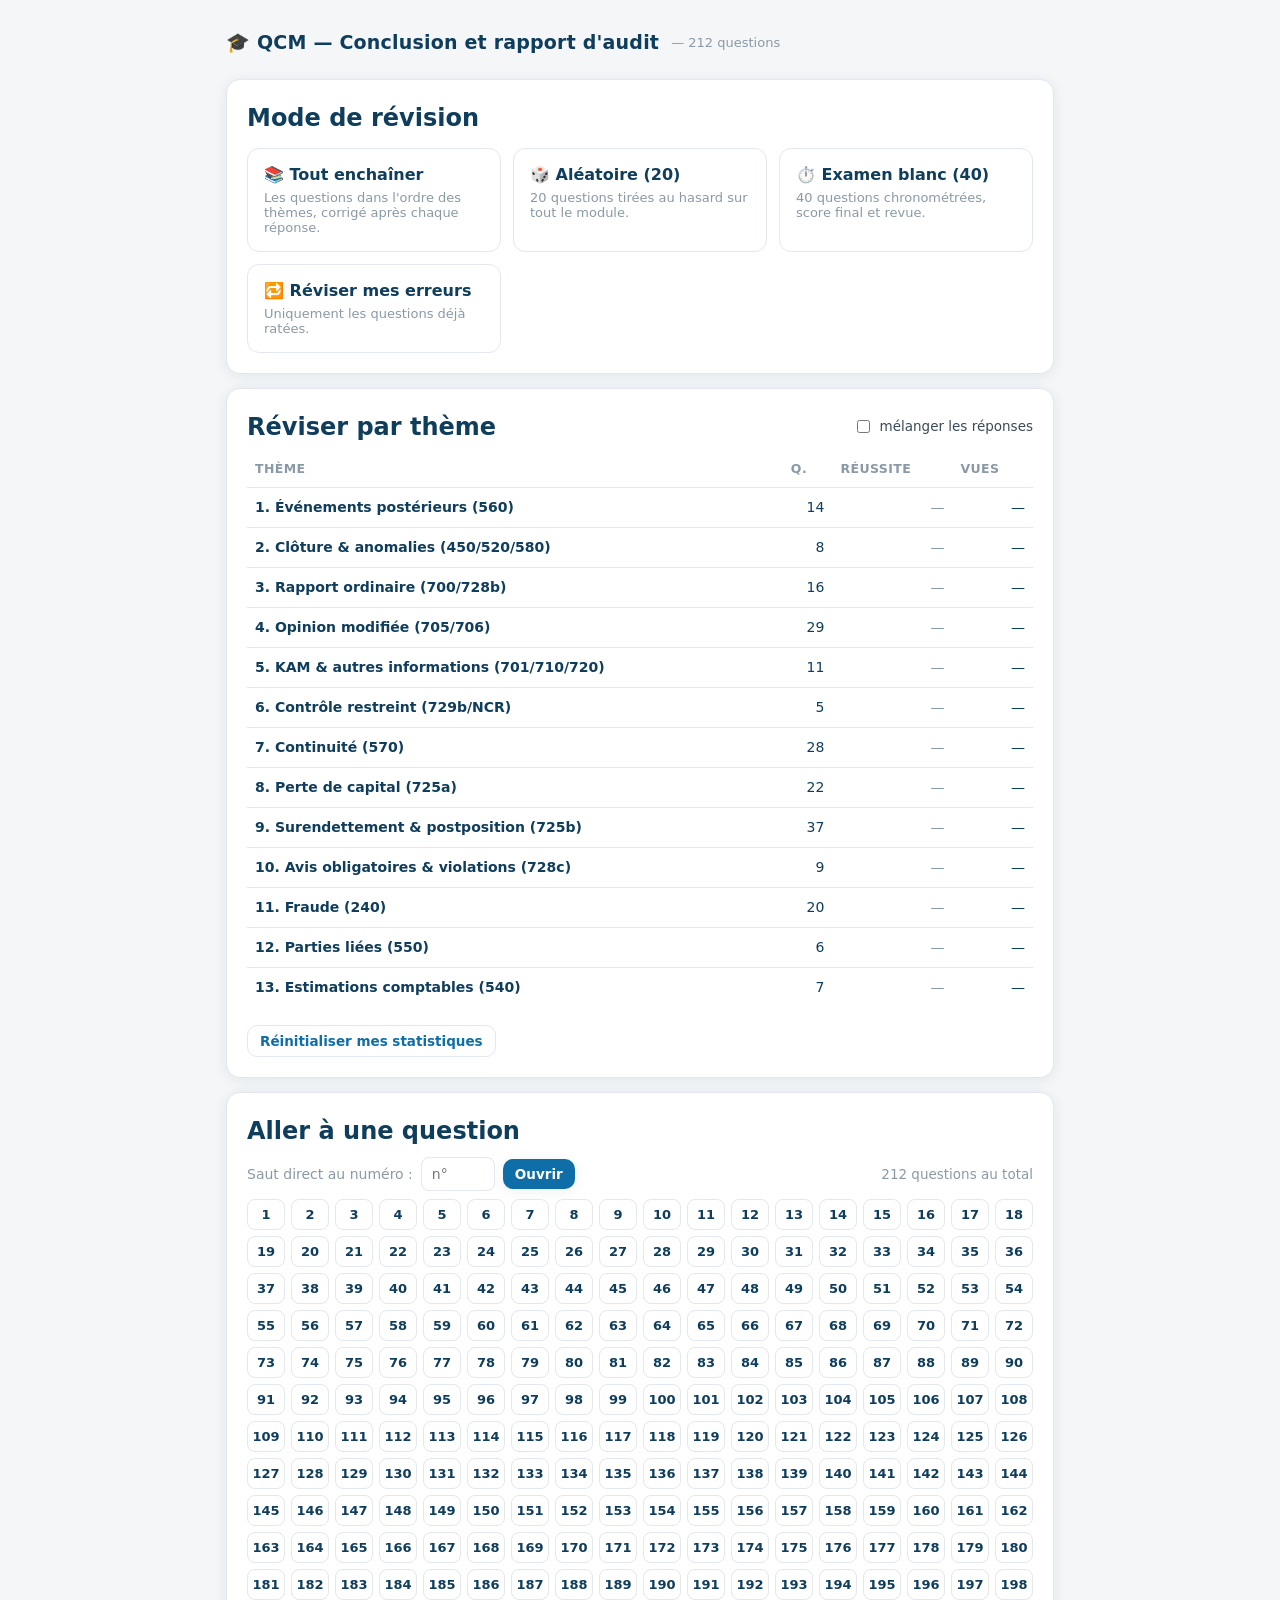
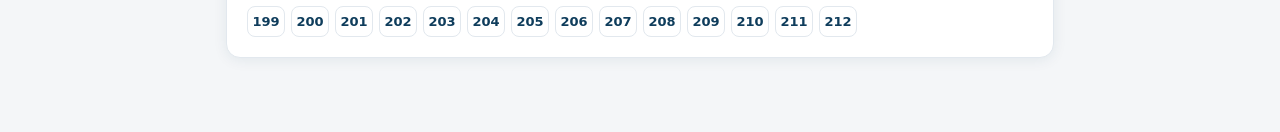
<file: conclusion-rapport-audit/qcm-conclusion-rapport-audit.html>
<!DOCTYPE html>
<html lang="fr">
<head>
<meta charset="utf-8">
<meta name="viewport" content="width=device-width, initial-scale=1">
<title>QCM — Conclusion et rapport d'audit</title>
<style>
  :root{
    --bg:#f4f6f8; --card:#ffffff; --ink:#0f3d5c; --ink2:#3a4a57; --muted:#8a99a6;
    --line:#e2e8ee; --accent:#0f6ea8; --accent-ink:#ffffff;
    --good:#1b6e2a; --good-bg:#eef6ef; --good-line:#7aa87f;
    --bad:#b01f24; --bad-bg:#fbeeee; --bad-line:#d98a8a;
    --warn:#b7791f; --shadow:0 2px 14px rgba(15,61,92,.08);
    --radius:14px;
  }
  @media (prefers-color-scheme: dark){
    :root{
      --bg:#0e1620; --card:#16212e; --ink:#e8eef4; --ink2:#b6c4d0; --muted:#7f909e;
      --line:#26333f; --accent:#3aa0d6; --accent-ink:#06202e;
      --good:#7fd08c; --good-bg:#15271a; --good-line:#2f6a3a;
      --bad:#f0a0a0; --bad-bg:#2a1618; --bad-line:#7a3236;
      --warn:#e0b464; --shadow:0 2px 18px rgba(0,0,0,.35);
    }
  }
  *{box-sizing:border-box}
  html,body{margin:0;padding:0}
  body{background:var(--bg);color:var(--ink);font:16px/1.5 "Segoe UI",system-ui,-apple-system,sans-serif;
       -webkit-font-smoothing:antialiased}
  .wrap{max-width:860px;margin:0 auto;padding:20px 16px 60px}
  header.top{display:flex;align-items:center;gap:12px;margin:8px 0 22px;flex-wrap:wrap}
  header.top h1{font-size:19px;margin:0;font-weight:650;letter-spacing:.2px}
  header.top .sub{color:var(--muted);font-size:13px}
  .spacer{flex:1}
  button{font-family:inherit;cursor:pointer;border:none;border-radius:10px;font-size:15px}
  .btn{background:var(--accent);color:var(--accent-ink);padding:11px 18px;font-weight:600;
       box-shadow:var(--shadow);transition:transform .05s ease,filter .15s}
  .btn:hover{filter:brightness(1.06)} .btn:active{transform:translateY(1px)}
  .btn.ghost{background:transparent;color:var(--accent);box-shadow:none;border:1.5px solid var(--line)}
  .btn.small{padding:7px 12px;font-size:13.5px}
  .card{background:var(--card);border:1px solid var(--line);border-radius:var(--radius);
        box-shadow:var(--shadow);padding:20px;margin:14px 0}
  .grid{display:grid;gap:12px}
  .modes{grid-template-columns:repeat(auto-fit,minmax(220px,1fr))}
  .mode{display:flex;flex-direction:column;gap:6px;text-align:left;background:var(--card);
        border:1.5px solid var(--line);border-radius:12px;padding:16px;color:var(--ink);transition:border-color .15s,transform .05s}
  .mode:hover{border-color:var(--accent)} .mode:active{transform:translateY(1px)}
  .mode .t{font-weight:650;font-size:16px}
  .mode .d{color:var(--muted);font-size:13px}
  table.dom{width:100%;border-collapse:collapse;font-size:14px}
  table.dom th,table.dom td{text-align:left;padding:9px 8px;border-bottom:1px solid var(--line)}
  table.dom th{color:var(--muted);font-weight:600;font-size:12.5px;text-transform:uppercase;letter-spacing:.4px}
  table.dom tr:last-child td{border-bottom:none}
  table.dom td.num{text-align:right;font-variant-numeric:tabular-nums}
  .dombtn{width:100%;text-align:left;background:transparent;color:var(--ink);padding:0;font-size:14px;font-weight:600}
  .dombtn:hover{color:var(--accent)}
  .bar{height:7px;border-radius:5px;background:var(--line);overflow:hidden;min-width:60px}
  .bar > i{display:block;height:100%;border-radius:5px}
  .pill{display:inline-block;padding:2px 9px;border-radius:20px;font-size:11.5px;font-weight:600;letter-spacing:.3px}
  .pill.d1{background:#eaf3ea;color:#2f6a3a} .pill.d2{background:#fdf3e3;color:#9a6a15} .pill.d3{background:#fbeeee;color:#a33}
  @media (prefers-color-scheme: dark){.pill.d1{background:#173021;color:#8fce9c}.pill.d2{background:#2c2412;color:#e0b464}.pill.d3{background:#2a1618;color:#f0a0a0}}
  .pill.ajout{background:#efe6fb;color:#6b3fa0}
  .pill.reformule{background:#e7f0fb;color:#2b6cb0}
  .pill.maj{background:#fdeede;color:#b25b12}
  @media (prefers-color-scheme: dark){.pill.ajout{background:#241a33;color:#c3a3f0}}
  .qmeta{display:flex;gap:10px;align-items:center;flex-wrap:wrap;color:var(--muted);font-size:12.5px;margin-bottom:6px}
  .qtext{font-size:18px;font-weight:600;line-height:1.45;margin:6px 0 16px}
  .choices{display:grid;gap:10px}
  .choice{display:flex;gap:12px;align-items:flex-start;text-align:left;background:var(--card);
          border:1.5px solid var(--line);border-radius:12px;padding:13px 15px;color:var(--ink);font-size:15.5px;
          transition:border-color .12s,background .12s;width:100%}
  .choice:hover:not(:disabled){border-color:var(--accent)}
  .choice .k{flex:none;width:26px;height:26px;border-radius:7px;background:var(--line);color:var(--ink2);
             display:grid;place-items:center;font-weight:700;font-size:14px}
  .choice.correct{border-color:var(--good-line);background:var(--good-bg)}
  .choice.correct .k{background:var(--good);color:#fff}
  .choice.wrong{border-color:var(--bad-line);background:var(--bad-bg)}
  .choice.wrong .k{background:var(--bad);color:#fff}
  .choice:disabled{cursor:default;opacity:1}
  .explain{margin-top:16px;border-left:4px solid var(--accent);background:rgba(15,110,168,.06);
           border-radius:0 10px 10px 0;padding:13px 15px;font-size:14.5px}
  .explain.ok{border-color:var(--good);background:var(--good-bg)}
  .explain.ko{border-color:var(--bad);background:var(--bad-bg)}
  .explain .verdict{font-weight:700;margin-bottom:4px}
  .explain .art{color:var(--ink2)}
  .explain .ref{margin-top:7px;font-size:13px}
  .explain .ref b{color:var(--ink)}
  .renvoi{display:inline-block;margin-top:6px;font-size:12.5px;color:var(--accent);font-weight:600}
  .footbar{display:flex;align-items:center;gap:12px;margin-top:18px;flex-wrap:wrap}
  .prog{color:var(--muted);font-size:13.5px;font-variant-numeric:tabular-nums}
  .timer{font-variant-numeric:tabular-nums;font-weight:700;font-size:16px;padding:5px 12px;border-radius:9px;
         background:var(--line);color:var(--ink)}
  .timer.warn{color:#fff;background:var(--warn)}
  .scoreBig{font-size:46px;font-weight:800;letter-spacing:-1px}
  .scoreSub{color:var(--muted);font-size:15px}
  .rev{border:1px solid var(--line);border-radius:10px;padding:12px 14px;margin:10px 0;font-size:14px}
  .rev .q{font-weight:600;margin-bottom:6px}
  .rev .mine{color:var(--bad)} .rev .good{color:var(--good)}
  .hidden{display:none!important}
  .kbd{font:12px ui-monospace,Consolas,monospace;background:var(--line);padding:1px 6px;border-radius:5px}
  .toggle{display:flex;align-items:center;gap:7px;font-size:13.5px;color:var(--ink2);cursor:pointer;user-select:none}
  /* navigation par numéro */
  .numgrid{display:grid;grid-template-columns:repeat(auto-fill,minmax(38px,1fr));gap:6px;margin-top:8px}
  .numbtn{padding:7px 0;text-align:center;border:1.5px solid var(--line);border-radius:8px;background:var(--card);
          color:var(--ink);font-size:13px;font-weight:600;font-variant-numeric:tabular-nums}
  .numbtn:hover{border-color:var(--accent)}
  .numbtn.ok{background:var(--good-bg);border-color:var(--good-line);color:var(--good)}
  .numbtn.ko{background:var(--bad-bg);border-color:var(--bad-line);color:var(--bad)}
  .numbtn.cur{outline:2px solid var(--accent);outline-offset:1px}
  .jump{display:flex;gap:8px;align-items:center;flex-wrap:wrap}
  .jump input{width:74px;padding:8px 10px;border:1.5px solid var(--line);border-radius:8px;background:var(--card);
              color:var(--ink);font-size:14px;font-family:inherit}
</style>
</head>
<body>
<div class="wrap">
  <header class="top">
    <h1>🎓 QCM — Conclusion et rapport d'audit</h1>
    <span class="sub" id="matLabel"></span>
    <span class="spacer"></span>
    <button class="btn ghost small hidden" id="homeBtn">↩ Menu</button>
  </header>

  <!-- ÉCRAN 1 : menu -->
  <section id="screen-menu">
    <div class="card">
      <h2 style="margin:0 0 12px">Mode de révision</h2>
      <div class="grid modes">
        <button class="mode" data-mode="all"><span class="t">📚 Tout enchaîner</span><span class="d">Les questions dans l'ordre des thèmes, corrigé après chaque réponse.</span></button>
        <button class="mode" data-mode="random"><span class="t">🎲 Aléatoire (20)</span><span class="d">20 questions tirées au hasard sur tout le module.</span></button>
        <button class="mode" data-mode="exam"><span class="t">⏱️ Examen blanc (40)</span><span class="d">40 questions chronométrées, score final et revue.</span></button>
        <button class="mode" data-mode="errors"><span class="t">🔁 Réviser mes erreurs</span><span class="d">Uniquement les questions déjà ratées.</span></button>
      </div>
    </div>

    <div class="card">
      <div style="display:flex;align-items:center;gap:10px;margin-bottom:6px;flex-wrap:wrap">
        <h2 style="margin:0">Réviser par thème</h2>
        <span class="spacer"></span>
        <label class="toggle"><input type="checkbox" id="shuffleChoices"> mélanger les réponses</label>
      </div>
      <table class="dom">
        <thead><tr><th>Thème</th><th class="num">Q.</th><th class="num" style="width:120px">Réussite</th><th class="num">Vues</th></tr></thead>
        <tbody id="domBody"></tbody>
      </table>
      <div class="footbar">
        <button class="btn ghost small" id="resetStats">Réinitialiser mes statistiques</button>
      </div>
    </div>

    <div class="card">
      <h2 style="margin:0 0 8px">Aller à une question</h2>
      <div class="jump">
        <span style="color:var(--muted);font-size:14px">Saut direct au numéro :</span>
        <input type="number" id="jumpInput" min="1" placeholder="n°">
        <button class="btn small" id="jumpBtn">Ouvrir</button>
        <span class="spacer"></span>
        <span class="prog" id="totalCount"></span>
      </div>
      <div class="numgrid" id="numGrid"></div>
    </div>
  </section>

  <!-- ÉCRAN 2 : quiz -->
  <section id="screen-quiz" class="hidden">
    <div class="card">
      <div class="qmeta">
        <span id="qDom"></span> · <span id="qSub"></span>
        <span class="pill" id="qDiff"></span>
        <span id="qTags" style="display:inline-flex;gap:5px"></span>
        <span class="spacer"></span>
        <span class="timer hidden" id="timer">00:00</span>
      </div>
      <div class="qtext" id="qText"></div>
      <div class="choices" id="qChoices"></div>
      <div class="explain hidden" id="qExplain"></div>
      <div class="footbar">
        <span class="prog" id="qProg"></span>
        <span class="spacer"></span>
        <button class="btn ghost small" id="prevBtn">← Précédent</button>
        <button class="btn ghost small" id="skipBtn">Passer</button>
        <button class="btn small hidden" id="nextBtn">Suivant →</button>
        <button class="btn small hidden" id="finishExamBtn">Terminer</button>
      </div>
    </div>
  </section>

  <!-- ÉCRAN 3 : résultats -->
  <section id="screen-result" class="hidden">
    <div class="card" style="text-align:center">
      <div class="scoreBig" id="rScore"></div>
      <div class="scoreSub" id="rSub"></div>
      <div class="footbar" style="justify-content:center;margin-top:18px">
        <button class="btn" id="rAgain">Rejouer</button>
        <button class="btn ghost" id="rMenu">Menu</button>
        <button class="btn ghost" id="rReviewErrors">Réviser les erreurs</button>
      </div>
    </div>
    <div class="card" id="rReviewCard">
      <h2 style="margin:0 0 6px">Revue des réponses</h2>
      <div id="rReview"></div>
    </div>
  </section>
</div>

<script id="qdata" type="application/json">
[
 {
  "domaine": "1. Événements postérieurs (560)",
  "sous_theme": "Fait non publiable (perte d'un collaborateur)",
  "type": "cas",
  "difficulte": 2,
  "anchor": "s3",
  "renvoi": "§3 du mémento",
  "confidence": "high",
  "divergence": "",
  "tags": [
   "REFORMULÉ"
  ],
  "source_ref": "Événements postérieurs Q01",
  "merged_from": [],
  "question": "Almer GmbH (contrôle restreint) déplore, après la date de clôture, le départ d'un collaborateur important du département recherche. Qu'est-ce qui s'applique ?",
  "choix": [
   "C'est un événement postérieur à la clôture qui doit être publié.",
   "C'est un événement postérieur à la clôture qui ne doit pas être publié.",
   "Cet événement est pertinent pour la présentation des comptes (ajustement).",
   "Une modification des comptes s'impose."
  ],
  "reponse": 1,
  "explication": "B est juste : le départ d'un collaborateur, même clé, est un fait opérationnel né après la clôture ; il n'a pas d'incidence chiffrable sur l'image fidèle et ne fait pas partie des événements postérieurs à publier au sens de l'art. 959c al. 2 ch. 13 CO. A est faux : tout fait postérieur n'est pas publiable, seuls ceux d'importance pour l'appréciation de la situation le sont. C est faux : un ajustement suppose une situation qui existait DÉJÀ à la clôture (créance douteuse, litige pendant) — ici la cause naît après. D est faux : aucune valeur au bilan n'est affectée, donc pas de modification des comptes. Base : art. 959c al. 2 ch. 13 CO (PRIMAIRE), ISA-CH 560. → voir §3 du mémento.",
  "reasoning": "Départ d'un employé = fait opérationnel postérieur sans effet chiffrable ; ni ajustement ni mention obligatoire.",
  "id": "CRA-001",
  "ajout": false
 },
 {
  "domaine": "1. Événements postérieurs (560)",
  "sous_theme": "Sinistre postérieur & doute sur la continuité",
  "type": "cas",
  "difficulte": 2,
  "anchor": "s3",
  "renvoi": "§3 du mémento",
  "confidence": "high",
  "divergence": "",
  "tags": [
   "REFORMULÉ"
  ],
  "source_ref": "Événements postérieurs Q02",
  "merged_from": [],
  "question": "Beta Sàrl (contrôle ordinaire) subit, après la clôture, la destruction par la foudre d'un atelier de production important ; l'assurance ne couvre que 10 % de la perte. Qu'est-ce qui est le plus juste ?",
  "choix": [
   "Ce n'est pas un événement postérieur, car le 31 décembre n'est pas concerné.",
   "Aucune indication selon le CO n'est nécessaire.",
   "Une information est requise selon le CO, mais pas selon les RPC.",
   "Il peut y avoir un doute sur la continuité de l'exploitation."
  ],
  "reponse": 3,
  "explication": "D est juste : la perte d'un outil de production majeur non couvert par l'assurance (90 % à charge) peut menacer l'hypothèse de continuité (ISA-CH 570) — au-delà de la simple mention. A est faux : un fait survenu après la clôture EST un événement postérieur (c'est justement sa définition), la cause naissant après la clôture impose une mention en annexe. B est faux : l'art. 959c al. 2 ch. 13 CO oblige à publier les événements postérieurs importants. C est faux : les Swiss GAAP RPC (cadre conceptuel) exigent aussi la publication ; le CO et les RPC sont ici concordants. Base : art. 959c al. 2 ch. 13 CO (PRIMAIRE), ISA-CH 560/570. → voir §3 (et §4 continuité) du mémento.",
  "reasoning": "Sinistre postérieur non couvert = mention en annexe ET signal de continuité ; les distracteurs nient à tort l'obligation de publier.",
  "id": "CRA-002",
  "ajout": false
 },
 {
  "domaine": "1. Événements postérieurs (560)",
  "sous_theme": "Rachat postérieur à publier / rôle de l'auditeur",
  "type": "cas",
  "difficulte": 2,
  "anchor": "s3",
  "renvoi": "§3 du mémento",
  "confidence": "high",
  "divergence": "",
  "tags": [
   "REFORMULÉ"
  ],
  "source_ref": "Événements postérieurs Q03",
  "merged_from": [],
  "question": "Kobolt Sàrl (contrôle ordinaire) rachète un concurrent (financement bancaire), décision prise immédiatement après la clôture. La direction ne veut informer qu'à la prochaine AG (dans un an). Qu'est-ce qui est le plus juste ?",
  "choix": [
   "C'est un événement postérieur qui doit être publié au sens de l'ISA-CH 560.",
   "Ce n'est pas un événement postérieur à publier au sens de l'ISA-CH 560.",
   "L'organe de révision doit approuver l'opération de rachat.",
   "Il n'est pas nécessaire de vérifier si une modification de l'opinion s'impose."
  ],
  "reponse": 0,
  "explication": "A est juste : un rachat de concurrent décidé après la clôture est un événement postérieur donnant lieu à MENTION en annexe (cause née après la clôture, importance manifeste) ; il doit être publié dans les comptes, la direction ne peut pas le différer d'un an. B est faux : c'est précisément le cas d'école d'un événement à mentionner. C est faux : l'organe de révision contrôle et rend compte, il n'APPROUVE jamais les décisions de gestion (compétence de la direction/AG). D est faux : l'auditeur doit toujours apprécier l'incidence sur son opinion — si la direction refuse la mention requise, l'opinion peut devoir être modifiée (ISA-CH 705). Base : art. 959c al. 2 ch. 13 CO (PRIMAIRE), ISA-CH 560. → voir §3 du mémento.",
  "reasoning": "Rachat postérieur = mention obligatoire ; l'auditeur ne valide pas la gestion mais évalue l'impact sur l'opinion.",
  "id": "CRA-003",
  "ajout": false
 },
 {
  "domaine": "1. Événements postérieurs (560)",
  "sous_theme": "Ce qui N'EST PAS un événement postérieur (perte de client)",
  "type": "theorie",
  "difficulte": 2,
  "anchor": "s3",
  "renvoi": "§3 du mémento",
  "confidence": "medium",
  "divergence": "Question à sélection du 'moins pertinent' : la perte d'un client relève de la continuité plutôt que d'un événement postérieur au sens de 560 ; les trois autres sont des faits postérieurs classiques à mentionner. Réponse fondée sur le piège du mémento (perte de client ≠ événement postérieur, mais indice de continuité).",
  "tags": [
   "REFORMULÉ"
  ],
  "source_ref": "Événements postérieurs Q04",
  "merged_from": [],
  "question": "Survenant après la clôture mais avant la date du rapport d'audit, quel fait n'est PAS qualifié d'événement postérieur à la date de clôture ?",
  "choix": [
   "La perte d'un client important.",
   "La destruction d'une machine de production clé.",
   "La baisse de la production due à une pandémie.",
   "L'échec d'un appel d'offres pour l'acquisition d'un groupe."
  ],
  "reponse": 0,
  "explication": "A est la réponse : la perte d'un client important n'est pas traitée comme un événement postérieur au sens de l'ISA-CH 560 mais comme un indice affectant les activités FUTURES — donc un possible doute sur la continuité (ISA-CH 570), pas une mention/ajustement de 560. B est un événement postérieur type (destruction d'un actif après clôture → mention en annexe). C : une chute de production consécutive à un événement externe majeur postérieur constitue un fait à apprécier au titre de 560/570. D : l'issue défavorable d'une opération de croissance décidée est un fait postérieur à évaluer. Le critère décisif reste la cause/survenance, non le type d'acteur. Base : ISA-CH 560, art. 959c al. 2 ch. 13 CO (PRIMAIRE) ; continuité ISA-CH 570. → voir §3 (piège) du mémento.",
  "reasoning": "Le mémento range explicitement la perte d'un client dans la logique de continuité, non dans les événements postérieurs 560.",
  "id": "CRA-004",
  "ajout": false
 },
 {
  "domaine": "1. Événements postérieurs (560)",
  "sous_theme": "Critère d'appréciation = cause/survenance",
  "type": "theorie",
  "difficulte": 1,
  "anchor": "s3",
  "renvoi": "§3 du mémento",
  "confidence": "high",
  "divergence": "",
  "tags": [
   "REFORMULÉ"
  ],
  "source_ref": "Événements postérieurs Q05",
  "merged_from": [],
  "question": "Qu'est-ce qui s'applique aux événements postérieurs à la date de clôture ?",
  "choix": [
   "Seuls les événements défavorables peuvent être mentionnés.",
   "Tous les événements antérieurs à la clôture doivent être mentionnés en annexe.",
   "Selon les RPC, le CA d'une Sàrl doit approuver la publication des événements subséquents.",
   "Selon les RPC, l'existence d'un événement postérieur s'apprécie en fonction de sa cause / de sa survenance."
  ],
  "reponse": 3,
  "explication": "D est juste : le critère décisif d'un événement postérieur est la CAUSE appréciée selon sa survenance — la situation existait-elle déjà à la clôture (ajustement) ou est-elle née après (mention) ? A est faux : les événements favorables comme défavorables se mentionnent. B est faux : ce sont les faits POSTÉRIEURS (non antérieurs) qui déclenchent l'annexe, et seulement s'ils sont d'importance. C est faux : une Sàrl est dirigée par ses gérants (gérance), pas par un « conseil d'administration » ; la formulation est trompeuse. Base : ISA-CH 560, RPC (cadre conceptuel), art. 959c al. 2 ch. 13 CO (PRIMAIRE). → voir §3 du mémento.",
  "reasoning": "Le mémento pose la cause/survenance comme critère unique ; les distracteurs déforment le champ (favorable/défavorable, antériorité, organe d'une Sàrl).",
  "id": "CRA-005",
  "ajout": false
 },
 {
  "domaine": "1. Événements postérieurs (560)",
  "sous_theme": "Phase 2 (auditeur informé) — action la moins correcte",
  "type": "cas",
  "difficulte": 3,
  "anchor": "s3",
  "renvoi": "§3 du mémento (renvoi §2 déclaration d'intégralité)",
  "confidence": "high",
  "divergence": "",
  "tags": [
   "REFORMULÉ"
  ],
  "source_ref": "Événements postérieurs Q06",
  "merged_from": [],
  "question": "Gähwiler SA (contrôle ordinaire) : rapport daté du 14 mars, opinion sans réserve, envoi prévu le 1er avril. Le 29 mars, une plainte substantielle devient hautement probable (sortie de fonds importante), comptabilisée en passif éventuel et non en provision. L'organe de révision en est informé le 29 mars. Qu'est-ce qui est le MOINS juste ?",
  "choix": [
   "L'organe de révision doit impérativement inclure ce fait dans la déclaration d'intégralité.",
   "L'organe de révision doit vérifier si cet événement a une influence.",
   "L'organe de révision doit discuter de cet événement avec la direction.",
   "L'organe de révision doit discuter de la nécessité de modifier les états financiers."
  ],
  "reponse": 0,
  "explication": "A est le MOINS juste : la déclaration d'intégralité est datée au plus proche de la date du rapport (ici le 14 mars) et ne peut pas être « rouverte » pour y insérer un fait connu le 29 mars — la chronologie l'interdit (déclaration ≤ date du rapport ≤ publication). B, C et D décrivent exactement l'obligation PASSIVE de la phase 2 (entre date du rapport et publication) : dès qu'un fait vient à sa connaissance, l'auditeur (1) en détermine l'influence, (2) en discute avec la direction, (3) apprécie la nécessité de modifier les comptes — d'autant que passer d'un passif éventuel à une provision peut s'imposer si la sortie est hautement probable. Base : ISA-CH 560, ISA-CH 580 & art. 730b al. 1 CO (déclaration d'intégralité, PRIMAIRE). → voir §3 (et §2 pour les dates) du mémento.",
  "reasoning": "La déclaration d'intégralité est antérieure au rapport ; y intégrer un fait du 29 mars est chronologiquement impossible — les autres options sont les réflexes corrects de phase 2.",
  "id": "CRA-006",
  "ajout": false
 },
 {
  "domaine": "1. Événements postérieurs (560)",
  "sous_theme": "Phase 2 — fait non porté à connaissance malgré demande",
  "type": "cas",
  "difficulte": 3,
  "anchor": "s3",
  "renvoi": "§3 du mémento",
  "confidence": "medium",
  "divergence": "Lecture retenue : en phase 2 l'obligation est passive ; l'auditeur ayant demandé l'information sans l'obtenir a rempli son devoir et n'a pas à agir sur un fait qu'il ignore. Formulation source un peu elliptique.",
  "tags": [
   "REFORMULÉ"
  ],
  "source_ref": "Événements postérieurs Q07",
  "merged_from": [],
  "question": "Même cas Gähwiler SA. Malgré sa demande, l'organe de révision n'a pas eu connaissance du fait (plainte du 29 mars) avant l'assemblée générale. Qu'est-ce qui s'applique ?",
  "choix": [
   "L'organe de révision n'a pas à agir.",
   "L'organe de révision doit vérifier si cet événement a une influence.",
   "L'organe de révision doit discuter de cet événement avec la direction.",
   "L'organe de révision doit discuter de la nécessité de modifier les états financiers."
  ],
  "reponse": 0,
  "explication": "A est juste : après la date de son rapport, l'auditeur n'a qu'une obligation PASSIVE — aucune procédure supplémentaire n'est requise ; il ne réagit que si un fait vient effectivement à sa connaissance. Ici il a demandé l'information (diligence remplie) mais ne l'a pas obtenue : ne connaissant pas le fait, il ne peut ni ne doit agir. B, C et D supposent que l'auditeur SAIT — ce sont les actes corrects de la phase 2 lorsqu'il est informé (cf. question précédente), mais ils n'ont pas d'objet ici puisqu'il ignore le fait. Base : ISA-CH 560 (obligation passive après la date du rapport). → voir §3 du mémento.",
  "reasoning": "Obligation passive : sans connaissance effective du fait (malgré demande), aucune action requise — contraste voulu avec la Q06 où l'auditeur est informé.",
  "id": "CRA-007",
  "ajout": false
 },
 {
  "domaine": "1. Événements postérieurs (560)",
  "sous_theme": "Phase 3 — comptes modifiés après le rapport, retrait envisagé",
  "type": "cas",
  "difficulte": 3,
  "anchor": "s3",
  "renvoi": "§3 du mémento",
  "confidence": "medium",
  "divergence": "Le président a modifié le « rapport annuel » sans qu'il soit certain que les comptes (passif éventuel → provision) aient été corrigés ni qu'un nouveau rapport d'audit ait été émis. Aucune option ne propose « émettre un nouveau rapport avec § d'observation » (traitement normatif) ; parmi les options offertes, envisager le retrait est la seule cohérente. Réponse à confirmer.",
  "tags": [
   "REFORMULÉ"
  ],
  "source_ref": "Événements postérieurs Q08",
  "merged_from": [],
  "question": "Même cas Gähwiler SA. Peu avant l'AG, l'organe de révision apprend le fait par le président du CA, qui a aussi modifié le rapport annuel en conséquence. Qu'est-ce qui s'applique ?",
  "choix": [
   "L'organe de révision ne doit rien entreprendre.",
   "L'organe de révision doit informer oralement l'AG que ce fait n'est pas présenté.",
   "L'assemblée générale doit se dérouler normalement.",
   "L'organe de révision doit envisager de se retirer."
  ],
  "reponse": 3,
  "explication": "D est la réponse la plus défendable : les documents ont été modifiés APRÈS la date du rapport d'audit sans que l'auditeur ait pu conduire de nouvelles procédures ni émettre un nouveau rapport ; par ailleurs la plainte, hautement probable avec sortie de fonds importante, relèverait d'une provision et non d'un simple passif éventuel — l'opinion sans réserve du 14 mars n'est donc plus adaptée. Ne pouvant plus couvrir des documents amendés dans son dos, l'auditeur doit à tout le moins envisager de se retirer. B est faux : le fait EST désormais présenté (le rapport annuel a été modifié), l'auditeur ne peut affirmer le contraire à l'AG. C est faux : l'AG ne peut se tenir « normalement » sur des comptes/rapports modifiés hors du champ de l'audit. A est faux : l'auditeur doit réagir à une modification postérieure à son rapport (normalement : nouvelles procédures + nouveau rapport avec § d'observation). Base : ISA-CH 560 (comptes modifiés après la date du rapport), ISA-CH 705/706. → voir §3 du mémento.",
  "reasoning": "Comptes/documents modifiés après un rapport déjà émis et anomalie non corrigée (passif éventuel au lieu de provision) : le retrait est la seule option offerte cohérente avec la logique 560.",
  "id": "CRA-008",
  "ajout": false
 },
 {
  "domaine": "1. Événements postérieurs (560)",
  "sous_theme": "Source d'appréciation appropriée",
  "type": "theorie",
  "difficulte": 2,
  "anchor": "s3",
  "renvoi": "§3 du mémento",
  "confidence": "high",
  "divergence": "",
  "tags": [
   "REFORMULÉ"
  ],
  "source_ref": "Événements postérieurs Q09",
  "merged_from": [],
  "question": "Quelle est la source de données appropriée pour évaluer les événements postérieurs à la date de clôture ?",
  "choix": [
   "Les budgets.",
   "Les prévisions de trésorerie.",
   "La prise de position du conseiller juridique.",
   "Les Normes suisses d'audit des états financiers (NA-CH)."
  ],
  "reponse": 2,
  "explication": "C est juste : la position du conseiller juridique (lettre de l'avocat) est un élément probant pertinent pour apprécier des faits postérieurs tels que litiges, plaintes et prétentions — typiquement la plainte du cas Gähwiler. A et B sont faux : budgets et prévisions de trésorerie portent sur l'AVENIR estimé, non sur la cause/survenance d'un fait déjà réalisé après la clôture ; ils n'appuient pas l'appréciation d'un événement postérieur. D est faux : la NA-CH est la NORME qui encadre la démarche, pas une SOURCE de données probantes sur les faits eux-mêmes. Base : ISA-CH 560 (éléments probants sur les événements postérieurs), ISA-CH 501/560 (confirmations juridiques). → voir §3 du mémento.",
  "reasoning": "L'appréciation repose sur des éléments probants factuels (avocat) et non sur des projections (budget, trésorerie) ni sur la norme elle-même.",
  "id": "CRA-009",
  "ajout": false
 },
 {
  "domaine": "1. Événements postérieurs (560)",
  "sous_theme": "Qualification : variation de change postérieure",
  "type": "theorie",
  "difficulte": 2,
  "anchor": "s3",
  "renvoi": "§3 du mémento",
  "confidence": "high",
  "divergence": "",
  "tags": [
   "REFORMULÉ"
  ],
  "source_ref": "Événements postérieurs Q10",
  "merged_from": [],
  "question": "Quel fait peut être qualifié d'événement postérieur à la date de clôture ?",
  "choix": [
   "Le lancement d'un nouveau produit au cours de l'exercice précédent.",
   "Les cessions d'actifs peu avant la date de clôture.",
   "Des variations significatives des cours de change affectant l'évaluation de l'actif circulant.",
   "Une forte réduction de l'amortissement des immobilisations corporelles du nouvel exercice."
  ],
  "reponse": 2,
  "explication": "C est juste : une variation de change significative survenant APRÈS la clôture, née après le 31.12, est un événement postérieur donnant lieu à mention en annexe (nature + effet estimé). A est faux : un lancement survenu durant l'exercice précédent est ANTÉRIEUR à la clôture, il relève des comptes de l'exercice. B est faux : des cessions « peu avant la clôture » sont également antérieures — pas des faits postérieurs. D est faux : une baisse d'amortissement du nouvel exercice est une évolution ORDINAIRE et attendue de la gestion, pas un événement postérieur à publier. Le critère reste la survenance après la clôture. Base : ISA-CH 560, art. 959c al. 2 ch. 13 CO (PRIMAIRE). → voir §3 du mémento.",
  "reasoning": "Seule la variation de change est un fait né après la clôture ; les autres sont soit antérieurs, soit une évolution ordinaire du nouvel exercice.",
  "id": "CRA-010",
  "ajout": false
 },
 {
  "domaine": "1. Événements postérieurs (560)",
  "sous_theme": "Obligations de l'auditeur — proposition correcte",
  "type": "theorie",
  "difficulte": 2,
  "anchor": "s3",
  "renvoi": "§3 du mémento",
  "confidence": "medium",
  "divergence": "Réponse par élimination : A, B et C sont clairement fausses au regard du mémento ; D est la seule défendable, en s'appuyant sur la phase 3 (après publication, avant l'AG) où le représentant de l'organe de révision informe l'AG. La formulation de D est un peu absolue mais reste la seule correcte.",
  "tags": [],
  "source_ref": "Clôture ordinaire Q06",
  "merged_from": [],
  "question": "Quelle proposition concernant les événements postérieurs à la date de clôture de l'exercice est correcte ?",
  "choix": [
   "Une fois le rapport de l'auditeur signé, l'auditeur n'a plus aucune obligation relative à l'audit.",
   "Tous les événements survenus au cours de l'exercice écoulé doivent être pris en compte par l'auditeur au titre des événements postérieurs.",
   "La publication des événements postérieurs à la date de clôture est obligatoire dans le rapport de l'organe de révision.",
   "Le responsable de l'audit doit, lorsque cela est nécessaire, s'exprimer devant l'assemblée générale sur les événements survenus après la date de clôture."
  ],
  "reponse": 3,
  "explication": "Correcte : D. En phase postérieure à la publication et avant l'AG, si le conseil n'informe pas correctement, le représentant de l'organe de révision attire l'attention de l'AG sur le fait — le responsable de l'audit peut donc devoir s'exprimer à l'AG sur ces événements. A est fausse : après signature, l'auditeur conserve une obligation PASSIVE (s'il a connaissance d'un fait : en déterminer l'influence, en discuter avec la direction, apprécier une modification des comptes). B est fausse : les faits « au cours de l'exercice » sont saisis par les comptes eux-mêmes ; les événements POSTÉRIEURS sont ceux survenus après la clôture. C est fausse : un événement postérieur est traité dans les COMPTES (ajustement ou annexe), pas dans le texte du rapport de révision (sauf nouveau rapport avec § d'observation si la direction modifie les comptes). Base : ISA-CH 560 ; art. 959c al. 2 ch. 13 CO. → voir §3 du mémento.",
  "reasoning": "Mémento §3.2 : obligation passive après signature (A faux), traitement dans les comptes et non le rapport (C faux), phase 3 = information à l'AG (D vrai). B confond exercice et postérieur.",
  "id": "CRA-011",
  "ajout": false
 },
 {
  "domaine": "1. Événements postérieurs (560)",
  "sous_theme": "Fait pré-clôture / doute sur la continuité (cas Hilber GmbH)",
  "type": "cas",
  "difficulte": 2,
  "anchor": "s3",
  "renvoi": "§3 du mémento (lien §4 continuité)",
  "confidence": "high",
  "divergence": "",
  "tags": [],
  "source_ref": "Clôture ordinaire Q07",
  "merged_from": [],
  "question": "Hilber GmbH (contrôle ordinaire) perd, PEU AVANT la date de clôture de l'exercice, un client important représentant environ 70 % de son chiffre d'affaires annuel. Qu'est-ce qui s'applique ?",
  "choix": [
   "Il s'agit d'un événement postérieur à la date de clôture, à traiter comme tel.",
   "L'information doit figurer en annexe sous le titre « Événements antérieurs à la date de clôture ».",
   "Cette information peut susciter des doutes sur la continuité de l'exploitation, qui doivent alors figurer en annexe.",
   "Il n'y a aucune information à divulguer dans les comptes annuels."
  ],
  "reponse": 2,
  "explication": "Correcte : C. La perte survenant PEU AVANT la clôture n'est pas un événement postérieur ; elle affecte l'exercice lui-même et, vu son ampleur (70 % du CA), peut jeter un doute sur la continuité de l'exploitation, à décrire en annexe (ISA-CH 570 ; art. 958a CO). A est fausse : le fait est pré-clôture, donc pas un événement postérieur (ISA-CH 560). B est fausse : il n'existe pas de rubrique « événements antérieurs à la date de clôture ». D est fausse : une menace de cette ampleur doit au contraire être divulguée. Base : art. 958a CO (continuité) ; ISA-CH 570 ; ISA-CH 560 (a contrario). → voir §3 du mémento (et §4 pour la continuité).",
  "reasoning": "Mémento §3.1 piège : la perte d'un client majeur AVANT clôture n'est pas un événement postérieur mais un indicateur de continuité à traiter en annexe.",
  "id": "CRA-012",
  "ajout": false
 },
 {
  "domaine": "1. Événements postérieurs (560)",
  "sous_theme": "Distinguer ce qui n'est PAS un événement postérieur",
  "type": "theorie",
  "difficulte": 2,
  "anchor": "s3",
  "renvoi": "§3 du mémento",
  "confidence": "high",
  "divergence": "",
  "tags": [],
  "source_ref": "Clôture ordinaire Q10",
  "merged_from": [],
  "question": "Dans une entreprise soumise au contrôle ordinaire, lequel de ces faits survenant peu APRÈS la date de clôture ne constitue PAS un événement postérieur à publier ?",
  "choix": [
   "Le décès du directeur général (CEO)",
   "Le rachat d'un concurrent par le biais d'une augmentation de capital",
   "Une augmentation des ventes de 2 % par rapport à l'exercice précédent",
   "La destruction d'un actif immobilisé essentiel"
  ],
  "reponse": 2,
  "explication": "Correcte : C. Une hausse des ventes de 2 % est une évolution ORDINAIRE et attendue de l'activité, non un événement postérieur à publier au sens d'ISA-CH 560. A (décès du CEO), B (rachat d'un concurrent par augmentation de capital) et D (destruction d'un actif essentiel) sont des faits nouveaux, nés après la clôture, significatifs et sans lien avec la situation à la date de clôture : ce sont des événements postérieurs donnant lieu à MENTION en annexe (nature + estimation financière). Base : ISA-CH 560 ; art. 959c al. 2 ch. 13 CO. → voir §3 du mémento.",
  "reasoning": "Mémento §3.1 piège : une évolution ordinaire attendue (hausse de 2 % du CA) n'est pas un événement postérieur ; les trois autres sont des faits nouveaux significatifs à mentionner.",
  "id": "CRA-013",
  "ajout": false
 },
 {
  "domaine": "1. Événements postérieurs (560)",
  "sous_theme": "Perte d'un client majeur après la date du rapport",
  "type": "cas",
  "difficulte": 3,
  "anchor": "s3",
  "renvoi": "§3.2 du mémento",
  "confidence": "high",
  "divergence": "",
  "tags": [],
  "source_ref": "Rapport Q16",
  "merged_from": [],
  "question": "Stefan Gerber (Zeitler SA, contrôle ordinaire). Clôture 31.12.20X0 ; audit du 15 au 25.1.20X1 ; rapport envoyé au CA le 20.2.20X1 ; AG le 15.4.20X1. Le 30.3.20X1, un client représentant 65 % du chiffre d'affaires met fin à la collaboration ; Gerber est informé le même jour. Que doit-il faire ?",
  "choix": [
   "Rappeler le rapport d'audit",
   "Aucune mesure n'est nécessaire",
   "Examiner l'impact sur les comptes annuels et le rapport d'audit",
   "Mentionner le fait dans les comptes de l'année suivante"
  ],
  "reponse": 2,
  "explication": "Le fait survient APRÈS la date du rapport (20.2) mais AVANT l'AG (15.4) → phase d'obligation passive (ISA-CH 560) : l'auditeur, informé, doit en déterminer l'influence, en discuter avec la direction et apprécier une éventuelle modification des comptes/rapport. La première mesure est donc l'EXAMEN de l'impact (c). b) faux : un client à 65 % du CA a un impact potentiel majeur (continuité). a) « rappel du rapport » : mesure ultérieure éventuelle, seulement si les comptes doivent être modifiés. d) faux : on ne renvoie pas d'office à l'exercice suivant sans avoir apprécié l'incidence. Base : ISA-CH 560. → voir §3.2 du mémento.",
  "reasoning": "Fait postérieur porté à connaissance avant l'AG → obligation passive : examiner d'abord l'impact sur comptes et rapport.",
  "id": "CRA-014",
  "ajout": false
 },
 {
  "domaine": "2. Clôture & anomalies (450/520/580)",
  "sous_theme": "Activités de clôture obligatoires (contrôle ordinaire)",
  "type": "theorie",
  "difficulte": 2,
  "anchor": "s1",
  "renvoi": "§1 du mémento",
  "confidence": "high",
  "divergence": "",
  "tags": [],
  "source_ref": "Clôture ordinaire Q01",
  "merged_from": [],
  "question": "Selon les Normes suisses d'audit des états financiers (NA-CH), quelle activité doit obligatoirement être exécutée lors de la phase de clôture d'un contrôle ordinaire, lorsqu'il n'existe aucun doute sur la continuité de l'exploitation ?",
  "choix": [
   "Les procédures analytiques finales",
   "Le contrôle de la lettre de confirmation de la mission",
   "L'examen critique des contrôles internes jugés inefficaces",
   "Un entretien clé avec le président du conseil d'administration"
  ],
  "reponse": 0,
  "explication": "Correcte : les procédures analytiques finales sont une activité de clôture obligatoire (cohérence d'ensemble des comptes avec la connaissance de l'entité, attentes définies à l'avance) — ISA-CH 520.6. B (confirmation de mission) est un acte d'acceptation/planification, pas de clôture. C (examen des contrôles inefficaces) relève des tests de contrôle en phase de réalisation, non de la clôture. D (entretien avec le président du CA) n'est pas une activité de clôture obligatoire. À la clôture on consolide et on conclut, on ne relance pas les tests de détail. Base : ISA-CH 520 ; art. 728a CO (contrôle ordinaire). → voir §1 du mémento.",
  "reasoning": "Le mémento §1.2 liste comme obligatoires : procédures analytiques finales, revue de la documentation, évaluation des événements postérieurs. Seule A figure parmi les options.",
  "id": "CRA-015",
  "ajout": false
 },
 {
  "domaine": "2. Clôture & anomalies (450/520/580)",
  "sous_theme": "Procédures analytiques finales (520) — proposition fausse",
  "type": "theorie",
  "difficulte": 2,
  "anchor": "s1",
  "renvoi": "§1 du mémento",
  "confidence": "high",
  "divergence": "",
  "tags": [],
  "source_ref": "Clôture ordinaire Q02",
  "merged_from": [],
  "question": "Quelle proposition concernant les procédures analytiques finales est FAUSSE ?",
  "choix": [
   "Elles doivent être effectuées au cours de la phase de clôture de l'audit.",
   "La norme ISA-CH 520 s'applique.",
   "L'accent n'est mis que sur certains champs de contrôle et non sur les comptes annuels dans leur ensemble.",
   "Il convient de définir à l'avance les attentes (valeurs attendues)."
  ],
  "reponse": 2,
  "explication": "La proposition fausse est C : à la clôture, les procédures analytiques portent précisément sur la COHÉRENCE D'ENSEMBLE des comptes annuels, et non sur quelques champs isolés ; elles aident à conclure sur les états financiers pris dans leur globalité. A est vraie (obligatoires en phase de clôture, ISA-CH 520.6). B est vraie (c'est bien la norme ISA-CH 520 qui régit les procédures analytiques). D est vraie : la méthode exige de définir les attentes à l'avance, puis de comparer aux valeurs constatées. Base : ISA-CH 520.6. → voir §1 du mémento.",
  "reasoning": "Mémento §1.1 : procédures analytiques finales = cohérence d'ensemble des comptes, attentes définies à l'avance. L'affirmation « seulement certains champs » contredit cette finalité globale.",
  "id": "CRA-016",
  "ajout": false
 },
 {
  "domaine": "2. Clôture & anomalies (450/520/580)",
  "sous_theme": "Objectifs de la revue de la documentation d'audit",
  "type": "theorie",
  "difficulte": 2,
  "anchor": "s1",
  "renvoi": "§1 du mémento",
  "confidence": "medium",
  "divergence": "Question par élimination : A/B/C sont des finalités reconnues de la revue ; D (expectation gap) est un concept de profession, étranger aux objectifs de la revue interne des dossiers.",
  "tags": [],
  "source_ref": "Clôture ordinaire Q03 (Objectifs review)",
  "merged_from": [],
  "question": "Quel objectif ne fait PAS partie de la revue (examen) de la documentation d'audit à la clôture ?",
  "choix": [
   "Le respect du principe du double contrôle (quatre yeux)",
   "La réduction du risque d'audit",
   "L'assurance qualité des travaux effectués",
   "Combler l'écart d'attentes (expectation gap) des différentes parties prenantes"
  ],
  "reponse": 3,
  "explication": "Correcte : D. Combler l'« expectation gap » est un enjeu général de la profession d'audit (décalage entre ce que le public attend et ce que l'audit garantit), et non un objectif de la revue interne des dossiers. A est un objectif : la revue par l'associé responsable matérialise le principe des quatre yeux (ISA-CH 220.29/.31). B est un objectif : s'assurer que des éléments probants suffisants et appropriés ont été réunis contribue à ramener le risque d'audit à un niveau acceptable. C est un objectif : la revue est un dispositif d'assurance qualité de la mission. Base : ISA-CH 220 (contrôle qualité de la mission). → voir §1 du mémento.",
  "reasoning": "Trois options sont des finalités classiques de la revue de dossier ; l'expectation gap est un concept externe, d'où D par élimination et par nature.",
  "id": "CRA-017",
  "ajout": false
 },
 {
  "domaine": "2. Clôture & anomalies (450/520/580)",
  "sous_theme": "Activités de clôture — ce qui n'en fait pas partie (cas Müller AG)",
  "type": "cas",
  "difficulte": 2,
  "anchor": "s1",
  "renvoi": "§1 du mémento",
  "confidence": "high",
  "divergence": "",
  "tags": [],
  "source_ref": "Clôture ordinaire Q04",
  "merged_from": [],
  "question": "Angelika Huber est responsable du mandat de contrôle ordinaire de Müller AG. Laquelle de ces activités NE fait PAS partie de ses tâches obligatoires de fin d'audit (clôture) ?",
  "choix": [
   "Les procédures analytiques finales sur l'ensemble des comptes annuels",
   "La demande de confirmations bancaires",
   "La revue de la documentation d'audit",
   "L'évaluation des événements postérieurs à la date de clôture de l'exercice"
  ],
  "reponse": 1,
  "explication": "Correcte : B. La demande de confirmations bancaires est une procédure d'obtention d'éléments probants de la phase de RÉALISATION (validation des soldes), et non une activité de clôture. A (procédures analytiques finales), C (revue de la documentation — principe des quatre yeux, ISA-CH 220) et D (évaluation des événements postérieurs, ISA-CH 560) sont, elles, des activités obligatoires de clôture en contrôle ordinaire. Piège classique : à la clôture on consolide et on conclut, on ne relance pas les tests de substance. Base : ISA-CH 505 (confirmations externes, phase de réalisation) vs ISA-CH 520/560/220 (clôture). → voir §1 du mémento.",
  "reasoning": "Mémento §1.2, piège explicite : les confirmations bancaires = réalisation, pas clôture ; les trois autres sont des activités de clôture obligatoires.",
  "id": "CRA-018",
  "ajout": false
 },
 {
  "domaine": "2. Clôture & anomalies (450/520/580)",
  "sous_theme": "Déclaration d'intégralité (580) — règle des dates (cas Helfenberger)",
  "type": "cas",
  "difficulte": 2,
  "anchor": "s2",
  "renvoi": "§2 du mémento",
  "confidence": "high",
  "divergence": "",
  "tags": [],
  "source_ref": "Clôture ordinaire Q05",
  "merged_from": [],
  "question": "Peter Helfenberger est responsable d'un mandat de contrôle ordinaire. Le rapport d'audit porte la date du 5 mai et la déclaration d'intégralité celle du 8 mai. Qu'est-ce qui est le plus juste ?",
  "choix": [
   "Dans ce cas, les dates n'ont pas d'importance.",
   "Le rapport d'audit et la déclaration d'intégralité doivent obligatoirement porter la même date.",
   "Le rapport de révision doit être signé le même jour que la déclaration d'intégralité, ou plus tard.",
   "La date de la déclaration d'intégralité doit être postérieure à celle du rapport d'audit."
  ],
  "reponse": 2,
  "explication": "Règle : date de la déclaration d'intégralité ≤ date du rapport d'audit ≤ date de publication. Le rapport ne peut pas être signé AVANT l'obtention des déclarations écrites de la direction. C est donc juste : le rapport est daté le même jour que la déclaration ou après. Ici, rapport le 5 mai et déclaration le 8 mai est une situation INCORRECTE (le rapport précède la déclaration). A est fausse (les dates sont un point de contrôle). B est fausse : elles peuvent différer, la déclaration devant seulement être au plus proche et jamais postérieure au rapport. D inverse la règle : la déclaration ne doit jamais être postérieure au rapport. Base : ISA-CH 580.9 ; art. 730b al. 1 CO. → voir §2 du mémento.",
  "reasoning": "Mémento §2.2 : déclaration ≤ rapport ≤ publication ; le rapport ne se signe pas avant les déclarations écrites, donc seule C exprime la contrainte correcte.",
  "id": "CRA-019",
  "ajout": false
 },
 {
  "domaine": "2. Clôture & anomalies (450/520/580)",
  "sous_theme": "Revue analytique finale / écritures complémentaires (cas Serto AG)",
  "type": "cas",
  "difficulte": 2,
  "anchor": "s2",
  "renvoi": "§2 du mémento (lien §1)",
  "confidence": "high",
  "divergence": "",
  "tags": [],
  "source_ref": "Clôture ordinaire Q08",
  "merged_from": [],
  "question": "Chez Serto AG, vous constatez que les créances résultant de livraisons et de prestations demeurent à CHF 90 mio alors qu'une correction de valeur importante de CHF 10 mio était nécessaire (issue des écritures complémentaires). Qu'est-ce qui s'applique ?",
  "choix": [
   "Cette information n'est pas pertinente.",
   "Vérifier la constatation et la comptabilisation effective des écritures complémentaires fait partie de la revue analytique finale.",
   "L'information peut être reportée comme point en suspens sur l'exercice suivant.",
   "Une correction de valeur étant un élément subjectif, elle peut être ignorée."
  ],
  "reponse": 1,
  "explication": "Correcte : B. Une correction de valeur nécessaire de CHF 10 mio non comptabilisée constitue une anomalie ; sa détection et le suivi de sa comptabilisation effective relèvent précisément de la revue analytique finale et de l'évaluation des anomalies à la clôture (ISA-CH 520 / 450). A est fausse : une anomalie de CHF 10 mio sur des créances est manifestement pertinente. C est fausse : une anomalie significative de l'exercice ne se reporte pas sur l'exercice suivant, elle doit être corrigée ou évaluée maintenant. D est fausse : le caractère estimatif ne permet pas d'ignorer une correction de valeur requise (ISA-CH 540 encadre au contraire son appréciation). Base : ISA-CH 520 (procédures analytiques) ; ISA-CH 450 (évaluation des anomalies). → voir §2 du mémento.",
  "reasoning": "Mémento §1.1/§2.1 : la revue analytique finale détecte les incohérences ; le suivi des écritures complémentaires en fait partie, d'où B.",
  "id": "CRA-020",
  "ajout": false
 },
 {
  "domaine": "2. Clôture & anomalies (450/520/580)",
  "sous_theme": "Refus de la déclaration d'intégralité (580) — conséquence sur l'opinion (cas Glaco AG)",
  "type": "cas",
  "difficulte": 2,
  "anchor": "s2",
  "renvoi": "§2 du mémento (lien §6)",
  "confidence": "high",
  "divergence": "",
  "tags": [],
  "source_ref": "Clôture ordinaire Q09",
  "merged_from": [],
  "question": "Vous êtes responsable du mandat de contrôle ordinaire de Glaco AG. L'assemblée générale est prévue dans quatre semaines et la déclaration d'intégralité manque toujours : la direction refuse de la signer. Quelle en est la conséquence directe pour vous ?",
  "choix": [
   "Aucune conséquence.",
   "Le rapport d'audit est remis avec une opinion avec réserve.",
   "Le rapport d'audit est remis avec une opinion sans réserve.",
   "Le rapport d'audit est remis avec une impossibilité d'exprimer une opinion d'audit."
  ],
  "reponse": 3,
  "explication": "Correcte : D. Le refus de la direction de fournir la déclaration d'intégralité constitue une limitation de l'étendue des travaux de caractère DIFFUS (elle met en cause la fiabilité d'ensemble des déclarations de la direction) : l'auditeur émet une impossibilité d'exprimer une opinion. A est fausse : le refus a une conséquence directe majeure. B est fausse : la réserve vise une limitation significative mais NON diffuse ; ici l'atteinte est diffuse. C est fausse : sans cet élément probant essentiel, une opinion sans réserve est exclue. Piège : limitation diffuse -> impossibilité (l'auditeur ne sait pas), à distinguer de l'anomalie diffuse -> opinion défavorable. Base : ISA-CH 580 ; ISA-CH 705 ; art. 730b al. 1 CO. → voir §2 du mémento (et §6 pour l'arbre 705).",
  "reasoning": "Mémento §2.2 piège : refus de signer la déclaration d'intégralité = limitation diffuse -> impossibilité d'exprimer une opinion, jamais une simple réserve.",
  "id": "CRA-021",
  "ajout": false
 },
 {
  "domaine": "2. Clôture & anomalies (450/520/580)",
  "sous_theme": "Datation de la déclaration d'intégralité",
  "type": "cas",
  "difficulte": 3,
  "anchor": "s2-2",
  "renvoi": "§2.2 du mémento",
  "confidence": "high",
  "divergence": "",
  "tags": [],
  "source_ref": "Rapport Q17",
  "merged_from": [],
  "question": "Ursula Graf (Wuller SA, contrôle ordinaire) : travaux d'audit achevés le 20 janvier, comptes validés par le CA le 25 janvier, AG le 15 février. À quelle date la déclaration d'intégralité (lettre d'affirmation) peut-elle être datée ?",
  "choix": [
   "19 janvier",
   "26 janvier",
   "15 février",
   "20 janvier"
  ],
  "reponse": 1,
  "explication": "La déclaration d'intégralité doit être datée AUSSI PROCHE QUE POSSIBLE de la date du rapport d'audit, sans lui être postérieure, et APRÈS l'approbation des comptes par le CA (25 janvier), puisqu'elle confirme les comptes finalisés. Le 26 janvier (b) respecte ces contraintes : après le 25.1, avant l'AG. a) 19 janvier : avant même la fin des travaux (20.1) et l'approbation des comptes → trop tôt. d) 20 janvier : les comptes ne sont pas encore validés par le CA. c) 15 février : c'est la date de l'AG, bien postérieure au rapport → trop tard. Base : ISA-CH 580 ; art. 730b al. 1 CO. → voir §2.2 du mémento.",
  "reasoning": "Déclaration datée après l'approbation des comptes par le CA (25.1) et au plus proche du rapport → 26 janvier.",
  "id": "CRA-022",
  "ajout": false
 },
 {
  "domaine": "3. Rapport ordinaire (700/728b)",
  "sous_theme": "Contenu du rapport à l'AG · recommandation",
  "type": "theorie",
  "difficulte": 1,
  "anchor": "s5-1",
  "renvoi": "§5.1 du mémento",
  "confidence": "high",
  "divergence": "",
  "tags": [],
  "source_ref": "Rapport I Q01",
  "merged_from": [],
  "question": "Contrôle ordinaire : quelle obligation de l'organe de révision concerne le rapport à l'assemblée générale (art. 728b CO) ?",
  "choix": [
   "Soumettre une recommandation d'approbation ou de renvoi des comptes annuels",
   "Procéder à l'évaluation de la situation financière de la société",
   "Contrôler les charges de personnel",
   "Dans des circonstances simples, le rapport peut être présenté oralement à l'AG si tous les actionnaires sont d'accord"
  ],
  "reponse": 0,
  "explication": "A (juste) : le rapport succinct à l'AG contient obligatoirement une recommandation d'approbation ou de renvoi des comptes (art. 728b al. 2 CO). B : l'évaluation de la situation financière relève du CA (gestion), pas du rapport de l'organe de révision. C : aucune obligation de contrôler spécifiquement les charges de personnel. D : faux — le rapport de révision est écrit ; la présentation orale et la renonciation sont exclues, même en circonstances simples. Base : art. 728b al. 2 CO. → voir §5.1 du mémento.",
  "reasoning": "La recommandation d'approbation/renvoi est le contenu propre du rapport à l'AG (728b al. 2) ; l'oral est exclu.",
  "id": "CRA-023",
  "ajout": false
 },
 {
  "domaine": "3. Rapport ordinaire (700/728b)",
  "sous_theme": "Conditions d'une opinion non modifiée",
  "type": "theorie",
  "difficulte": 3,
  "anchor": "s5-4",
  "renvoi": "§5.4 du mémento",
  "confidence": "medium",
  "divergence": "Distracteurs proches ; C est correct car l'assurance est raisonnable, pas absolue (échantillonnage), tandis que A/B/D décrivent chacun une limitation ou une anomalie.",
  "tags": [
   "REFORMULÉ"
  ],
  "source_ref": "Rapport I Q04",
  "merged_from": [],
  "question": "L'organe de révision peut délivrer une opinion sans réserve (contrôle ordinaire) lorsque…",
  "choix": [
   "… le rapport annuel n'a pas pu être vérifié car il n'existait pas au moment de l'établissement du rapport",
   "… toutes les valeurs estimées, du fait des activités spécifiques de l'entreprise, ne peuvent pas être démontrées",
   "… il existe des éléments probants, réunis progressivement, suffisants et appropriés, même s'ils ne couvrent pas chaque position des états financiers",
   "… le tableau des flux de trésorerie, pourtant exigé, n'apparaît pas"
  ],
  "reponse": 2,
  "explication": "C (juste) : l'audit fournit une assurance RAISONNABLE, non absolue ; des éléments probants suffisants et appropriés couvrant les positions significatives permettent une opinion non modifiée, sans qu'il faille des preuves sur chaque poste (§5.4, cond. 1-2). A : rapport de gestion manquant légalement dû = violation de la loi (autres obligations) et non un motif d'opinion sans réserve. B : impossibilité de démontrer TOUTES les estimations = limitation de l'étendue → réserve/impossibilité. D : absence d'un tableau des flux de trésorerie exigé = anomalie modifiant l'opinion. Base : ISA-CH 700 · art. 728a CO. → voir §5.4 du mémento.",
  "reasoning": "Assurance raisonnable et non absolue : preuves suffisantes/appropriées sans couvrir chaque poste → opinion non modifiée.",
  "id": "CRA-024",
  "ajout": false
 },
 {
  "domaine": "3. Rapport ordinaire (700/728b)",
  "sous_theme": "Éléments (titres) du rapport NAS-CH 700",
  "type": "theorie",
  "difficulte": 2,
  "anchor": "s5-2",
  "renvoi": "§5.2 du mémento",
  "confidence": "high",
  "divergence": "",
  "tags": [],
  "source_ref": "Rapport I Q08",
  "merged_from": [],
  "question": "Quel titre fait partie du rapport d'audit d'une société non cotée en contrôle ordinaire ?",
  "choix": [
   "Rapport sur d'autres dispositions légales",
   "La base du rapport d'audit",
   "L'opinion d'audit et les perspectives pour l'exercice suivant",
   "Rapport sur les autres obligations légales et réglementaires"
  ],
  "reponse": 3,
  "explication": "D (juste) : « Rapport sur les autres obligations légales et réglementaires » est l'élément 10 de la structure NAS-CH 700 (SCI, emploi du bénéfice, recommandation, communications). A est une formulation approximative/inexacte du titre. B : l'élément s'intitule « Fondement de l'opinion », pas « base du rapport ». C : faux — l'auditeur n'exprime pas de « perspectives pour l'exercice suivant » (pas de jugement prospectif). Base : NAS-CH 700. → voir §5.2 du mémento.",
  "reasoning": "Le titre normalisé exact est « Rapport sur les autres obligations légales et réglementaires » (élément 10 de NAS-CH 700).",
  "id": "CRA-025",
  "ajout": false
 },
 {
  "domaine": "3. Rapport ordinaire (700/728b)",
  "sous_theme": "Recommandation d'approbation (spécificité CH ; ordinaire + restreint)",
  "type": "theorie",
  "difficulte": 2,
  "anchor": "s11",
  "renvoi": "§11 du mémento",
  "confidence": "high",
  "divergence": "",
  "tags": [
   "REFORMULÉ"
  ],
  "source_ref": "Rapport III Q01",
  "merged_from": [
   "Rapport III Q01 (2e occurrence, énoncé et options identiques)"
  ],
  "question": "Quelle proposition concernant la recommandation d'approbation est correcte ?",
  "choix": [
   "L'assemblée générale est liée par la recommandation de l'organe de révision.",
   "La recommandation d'approbation émane du conseil d'administration, et non de l'organe de révision.",
   "Une recommandation d'approbation est requise tant en contrôle ordinaire qu'en contrôle restreint.",
   "En cas d'opinion défavorable, aucune recommandation de renvoi n'est nécessaire."
  ],
  "reponse": 2,
  "explication": "C est juste : la recommandation d'approbation (ou de renvoi) fait partie du rapport à l'AG en contrôle ordinaire (art. 728b al. 2 CO) comme en contrôle restreint (art. 729b CO) ; c'est une spécificité du droit suisse. A est faux : la recommandation ne lie pas l'AG (art. 731 CO). B est faux : elle émane de l'organe de révision, pas du CA. D est faux : une opinion défavorable s'accompagne d'une recommandation de renvoi. Base : art. 728b al. 2 / 729b / 731 CO (PRIMAIRE). → voir §11 du mémento.",
  "reasoning": "B et C sont toutes deux vraies selon le mémento ; C retenu, ambiguïté signalée. A et D sont clairement faux (ne lie pas l'AG ; défavorable → renvoi).",
  "id": "CRA-026",
  "ajout": false
 },
 {
  "domaine": "3. Rapport ordinaire (700/728b)",
  "sous_theme": "Renvoi non requis si le fait est corrigé",
  "type": "theorie",
  "difficulte": 2,
  "anchor": "s6-4",
  "renvoi": "§6.4 du mémento",
  "confidence": "high",
  "divergence": "",
  "tags": [],
  "source_ref": "Rapport III Q04",
  "merged_from": [],
  "question": "L'auditeur n'est pas tenu d'exprimer une recommandation de renvoi si…",
  "choix": [
   "… la continuité de l'exploitation n'est pas assurée",
   "… la direction est prête à signer la déclaration d'intégralité",
   "… le fait a été rectifié entretemps et le défaut corrigé",
   "… le fait a des conséquences juridiques pour la société"
  ],
  "reponse": 2,
  "explication": "C (juste) : si le défaut a été corrigé, les comptes sont conformes → opinion non modifiée et recommandation d'approbation ; aucun renvoi. A : une continuité non assurée mal reflétée peut au contraire imposer une modification/renvoi. B : signer la déclaration d'intégralité ne corrige aucun défaut de fond. D : des conséquences juridiques ne dispensent pas du renvoi si le défaut subsiste. Base : art. 728b al. 2 CO · ISA-CH 705. → voir §6.4 du mémento.",
  "reasoning": "Défaut corrigé = plus de motif de renvoi → approbation ; les autres options n'éliminent pas le défaut.",
  "id": "CRA-027",
  "ajout": false
 },
 {
  "domaine": "3. Rapport ordinaire (700/728b)",
  "sous_theme": "Anomalie immatérielle → recommandation d'approbation",
  "type": "cas",
  "difficulte": 2,
  "anchor": "s6-4",
  "renvoi": "§6.4 du mémento",
  "confidence": "high",
  "divergence": "",
  "tags": [
   "REFORMULÉ"
  ],
  "source_ref": "Rapport III Q05",
  "merged_from": [],
  "question": "Zwellweger AG (contrôle ordinaire) : les amortissements sont légèrement sous-estimés, mais en dessous du seuil de matérialité ; l'impact sur les fonds propres et le bénéfice est marginal. Que s'applique-t-il ?",
  "choix": [
   "Aucune recommandation n'est nécessaire vu le caractère immatériel de l'anomalie.",
   "Une recommandation d'approbation doit être donnée.",
   "Un renvoi des comptes est obligatoire.",
   "L'organe de révision ne peut ni approuver ni renvoyer les comptes."
  ],
  "reponse": 1,
  "explication": "B est juste : la recommandation est un élément obligatoire du rapport à l'AG (art. 728b al. 2 CO) ; l'anomalie étant immatérielle, l'opinion reste non modifiée et la recommandation est nécessairement l'approbation. A est faux : la recommandation ne peut être omise. C est faux : pas de renvoi pour une anomalie non significative. D est faux : une recommandation est toujours requise. Base : art. 728b al. 2 CO (PRIMAIRE) · ISA-CH 450/705. → voir §11 du mémento.",
  "reasoning": "Recommandation obligatoire + anomalie immatérielle → approbation ; D exclu (omission impossible). Ambiguïté peut/doit signalée.",
  "id": "CRA-028",
  "ajout": false
 },
 {
  "domaine": "3. Rapport ordinaire (700/728b)",
  "sous_theme": "Emploi du bénéfice · rôle de l'auditeur",
  "type": "theorie",
  "difficulte": 3,
  "anchor": "s5-3",
  "renvoi": "§5.3 du mémento",
  "confidence": "medium",
  "divergence": "C retenu : l'auditeur VÉRIFIE la conformité de la proposition d'emploi du bénéfice (728a al. 1 ch. 2) mais ne recommande pas lui-même le report du bénéfice. A (non-conformité → réserve) est le distracteur principal : une proposition non conforme est signalée en « autres obligations »/renvoi, pas nécessairement par une réserve sur les comptes.",
  "tags": [
   "REFORMULÉ"
  ],
  "source_ref": "Rapport III Q07",
  "merged_from": [],
  "question": "Quelle assertion est correcte concernant l'emploi du bénéfice et le rapport de l'organe de révision ?",
  "choix": [
   "Une proposition d'emploi du bénéfice non conforme à la loi/aux statuts entraîne une opinion avec réserve en contrôle ordinaire",
   "La proposition d'affectation du bénéfice doit être examinée en contrôle restreint",
   "La recommandation concernant le report du bénéfice à l'exercice suivant ne fait pas partie du rapport à l'assemblée générale",
   "Une recommandation sur l'emploi du bénéfice fait partie intégrante du rapport au conseil d'administration"
  ],
  "reponse": 2,
  "explication": "C (juste) : l'organe de révision vérifie que la proposition d'emploi du bénéfice du CA est conforme (art. 728a al. 1 ch. 2 CO), mais il n'émet pas lui-même de recommandation sur le report du bénéfice — ce n'est pas un contenu de son rapport à l'AG. A : faux — une proposition non conforme est signalée au titre des autres obligations (et peut fonder un renvoi), elle ne « déclenche » pas mécaniquement une réserve sur l'opinion des comptes. B : faux — la vérification de l'emploi du bénéfice n'a pas lieu en contrôle restreint. D : faux — l'auditeur ne formule pas de recommandation d'emploi du bénéfice au CA. Base : art. 728a al. 1 ch. 2 CO. → voir §5.3 du mémento.",
  "reasoning": "L'auditeur vérifie la conformité de l'emploi du bénéfice mais ne recommande pas le report ; A (réserve automatique) est inexact.",
  "id": "CRA-029",
  "ajout": false
 },
 {
  "domaine": "3. Rapport ordinaire (700/728b)",
  "sous_theme": "Attributions intransmissibles du CA (716a) vs gestion (716b)",
  "type": "theorie",
  "difficulte": 2,
  "anchor": "s11",
  "renvoi": "§11 du mémento",
  "confidence": "high",
  "divergence": "",
  "tags": [
   "REFORMULÉ"
  ],
  "source_ref": "Rapport III Q08",
  "merged_from": [],
  "question": "Quelle tâche n'est PAS une attribution légalement intransmissible du conseil d'administration d'une SA ?",
  "choix": [
   "La gestion opérationnelle courante de la société.",
   "Fixer l'organisation de la société.",
   "La haute surveillance des personnes chargées de la gestion.",
   "L'organisation de la comptabilité et du contrôle financier."
  ],
  "reponse": 0,
  "explication": "A est juste : la gestion (opérationnelle) est délégable à une direction (art. 716b CO) — ce n'est PAS une attribution intransmissible. B, C et D sont des attributions intransmissibles et inaliénables du conseil d'administration (art. 716a al. 1 CO : fixer l'organisation ; haute surveillance ; organisation de la comptabilité et du contrôle financier). Base : art. 716a / 716b CO (PRIMAIRE). → voir §11 du mémento.",
  "reasoning": "La gestion est délégable (716b) ≠ attributions intransmissibles (716a) ; C est aussi délégable, ambiguïté signalée.",
  "id": "CRA-030",
  "ajout": false
 },
 {
  "domaine": "3. Rapport ordinaire (700/728b)",
  "sous_theme": "Anomalie corrigée par la direction → approbation",
  "type": "cas",
  "difficulte": 2,
  "anchor": "s6-4",
  "renvoi": "§6.4 du mémento",
  "confidence": "high",
  "divergence": "",
  "tags": [],
  "source_ref": "Rapport III Q09",
  "merged_from": [],
  "question": "Tick AG (contrôle ordinaire) : des provisions significatives (CHF 3 mio) manquent ; le bénéfice avant écritures est de CHF 1 mio, les fonds propres de CHF 2 mio. La direction est disposée à passer les écritures complémentaires. Que faut-il conclure ?",
  "choix": [
   "Les comptes ne doivent pas être approuvés",
   "Les comptes peuvent être accompagnés d'une proposition d'approbation",
   "Des procédures d'audit supplémentaires sont nécessaires",
   "L'impossibilité d'exprimer une opinion est indiquée"
  ],
  "reponse": 1,
  "explication": "B (juste) : la direction acceptant de passer les écritures, l'anomalie est corrigée ; les comptes deviennent conformes → opinion non modifiée et recommandation d'approbation. A : faux — plus d'anomalie une fois corrigée. C : faux — le constat est déjà établi, aucune procédure additionnelle n'est requise pour trancher. D : faux — l'impossibilité vise une limitation diffuse, pas une anomalie corrigée. Base : art. 728b al. 2 CO · ISA-CH 705. → voir §6.4 du mémento.",
  "reasoning": "Correction acceptée → comptes conformes → approbation ; le piège est de traiter comme non corrigé (3 mio > bénéfice 1 mio).",
  "id": "CRA-031",
  "ajout": false
 },
 {
  "domaine": "3. Rapport ordinaire (700/728b)",
  "sous_theme": "Double rapport — exercice difficile",
  "type": "cas",
  "difficulte": 1,
  "anchor": "s5-1",
  "renvoi": "§5.1 du mémento",
  "confidence": "high",
  "divergence": "",
  "tags": [],
  "source_ref": "Rapport à l'AG et au CA Q01",
  "merged_from": [],
  "question": "Schellenberg GmbH est soumise au contrôle ordinaire. Le dernier exercice a été très difficile (pandémie, faillites de clients, départs de collaborateurs clés). Organe de révision : Müller WP AG (responsable Alfred Müller). Qu'est-ce qui est le plus juste ?",
  "choix": [
   "Il n'y a pas de rapport à rédiger pour l'AG.",
   "Dans ce cas, le rapport d'audit doit être modifié.",
   "L'hypothèse de continuité peut être confirmée dans ce cas.",
   "Un rapport détaillé doit être présenté au conseil d'administration."
  ],
  "reponse": 3,
  "explication": "En contrôle ordinaire, l'organe de révision remet TOUJOURS deux rapports : un rapport détaillé au CA (art. 728b al. 1 CO) et un rapport succinct à l'AG (art. 728b al. 2 CO) — d) est donc toujours vrai. a) faux : le rapport succinct à l'AG est obligatoire, on n'y renonce pas. b) faux : des difficultés d'exploitation ne modifient pas automatiquement l'opinion ; il faut d'abord une anomalie ou une limitation (ISA-CH 705). c) faux : les faits décrits jettent au contraire un doute sur la continuité à examiner (ISA-CH 570), on ne peut pas la « confirmer » d'office. Base : art. 728b al. 1 CO. → voir §5.1 du mémento.",
  "reasoning": "Le rapport détaillé au CA est un invariant du contrôle ordinaire, indépendant des difficultés ; les autres options sont des conclusions non justifiées.",
  "id": "CRA-032",
  "ajout": false
 },
 {
  "domaine": "3. Rapport ordinaire (700/728b)",
  "sous_theme": "Contenu du rapport succinct à l'AG",
  "type": "theorie",
  "difficulte": 2,
  "anchor": "s5-1",
  "renvoi": "§5.1 du mémento",
  "confidence": "high",
  "divergence": "",
  "tags": [],
  "source_ref": "Rapport à l'AG et au CA Q02",
  "merged_from": [],
  "question": "Qu'est-ce qui fait partie d'un rapport succinct à l'assemblée générale (contrôle ordinaire) ?",
  "choix": [
   "Les informations sur l'indépendance + le résultat de l'audit",
   "Les informations sur la société d'audit + le résultat de l'audit",
   "La recommandation d'approbation + les informations sur la société d'audit",
   "Les informations sur les comptes de l'entreprise + la recommandation d'approbation"
  ],
  "reponse": 0,
  "explication": "Le rapport succinct à l'AG (art. 728b al. 2 CO) contient : le résultat de l'audit, un avis sur ce résultat, les informations sur l'indépendance, la personne responsable et ses compétences, et la recommandation d'approbation ou de renvoi. a) réunit deux éléments effectivement présents (indépendance + résultat). b) et c) invoquent des « informations sur la société d'audit » détaillées, qui ne figurent pas dans le rapport succinct (c'est le responsable + ses compétences qui y figurent). d) « informations sur les comptes de l'entreprise » = le déroulement/technique relève du rapport détaillé au CA, pas du succinct. Base : art. 728b al. 2 CO. → voir §5.1 du mémento.",
  "reasoning": "Indépendance et résultat sont explicitement listés au contenu du rapport succinct ; les autres combinaisons mélangent des éléments du rapport détaillé.",
  "id": "CRA-033",
  "ajout": false
 },
 {
  "domaine": "3. Rapport ordinaire (700/728b)",
  "sous_theme": "Conditions d'une opinion sans réserve",
  "type": "theorie",
  "difficulte": 2,
  "anchor": "s5-4",
  "renvoi": "§5.4 du mémento",
  "confidence": "high",
  "divergence": "",
  "tags": [],
  "source_ref": "Rapport à l'AG et au CA Q04",
  "merged_from": [],
  "question": "Ursula Aschwanden (Handels WP AG) rédige le rapport d'un client en contrôle ordinaire et hésite sur la possibilité d'une opinion sans réserve. Quelle condition doit être remplie pour émettre une opinion sans réserve ?",
  "choix": [
   "Des éléments probants adéquats et suffisants",
   "Aucune violation de la loi en dehors de l'établissement des comptes annuels",
   "La correction des erreurs non significatives ou présentations erronées non significatives",
   "L'obtention d'une garantie sur la continuité de l'exploitation"
  ],
  "reponse": 0,
  "explication": "Une opinion non modifiée suppose notamment des éléments probants suffisants et appropriés (ISA-CH 700) → a) juste. b) faux : une violation de la loi étrangère à l'établissement des comptes ne dégrade pas l'opinion — elle est traitée sous « autres obligations de communication » (728c). c) faux : les anomalies non significatives ne DOIVENT pas être corrigées pour une opinion sans réserve (il suffit qu'elles restent non significatives, y compris cumulées). d) faux : on n'exige pas une « garantie » de continuité, mais seulement le caractère approprié de l'hypothèse (ISA-CH 570) ; une incertitude bien décrite ne modifie pas l'opinion. Base : art. 728b CO ; ISA-CH 700. → voir §5.4 du mémento.",
  "reasoning": "Les éléments probants suffisants et appropriés figurent parmi les six conditions cumulatives d'une opinion non modifiée ; les trois autres énoncés déforment ces conditions.",
  "id": "CRA-034",
  "ajout": false
 },
 {
  "domaine": "3. Rapport ordinaire (700/728b)",
  "sous_theme": "Éléments du texte standard NAS-CH 700",
  "type": "theorie",
  "difficulte": 2,
  "anchor": "s5-2",
  "renvoi": "§5.2 du mémento",
  "confidence": "high",
  "divergence": "",
  "tags": [
   "REFORMULÉ"
  ],
  "source_ref": "Rapport à l'AG et au CA Q05",
  "merged_from": [],
  "question": "Qu'est-ce qui ne fait PAS partie du texte standard du rapport selon la norme ISA-CH / NAS-CH 700 ?",
  "choix": [
   "L'opinion d'audit",
   "Les autres informations",
   "Des indications sur la continuité de l'exploitation",
   "Des informations sur les membres du conseil d'administration de la société contrôlée"
  ],
  "reponse": 3,
  "explication": "La structure standard du rapport (NAS-CH 700) comprend l'opinion (a), la section « autres informations » 720 (b) et, le cas échéant, la section continuité 570 (c) — tous des éléments prévus. d) n'en fait pas partie : le rapport mentionne les « responsabilités du CA relatives aux comptes », mais pas des informations sur les personnes/membres du conseil d'administration. Base : NAS-CH 700 (13 éléments). → voir §5.2 du mémento.",
  "reasoning": "Le rapport traite des responsabilités du CA, non de renseignements sur ses membres ; les trois autres sont des rubriques standard.",
  "id": "CRA-035",
  "ajout": false
 },
 {
  "domaine": "3. Rapport ordinaire (700/728b)",
  "sous_theme": "Contenu obligatoire du rapport détaillé au CA",
  "type": "cas",
  "difficulte": 3,
  "anchor": "s5-1",
  "renvoi": "§5.1 du mémento",
  "confidence": "high",
  "divergence": "",
  "tags": [],
  "source_ref": "Rapport Q04",
  "merged_from": [],
  "question": "Alexandra Haug prépare le rapport détaillé au CA (contrôle ordinaire) et hésite sur les sujets légalement obligatoires. Parmi : a) constatations sur l'établissement des comptes ; b) remarques sur l'indépendance ; c) conclusions sur le SCI ; d) réalisation et résultat de l'audit ; e) violations de la loi ; f) remarques sur la continuité. Quels sujets la loi impose-t-elle dans le rapport détaillé au CA ?",
  "choix": [
   "a, c, e",
   "a, c, f",
   "a, c, d",
   "a, b, f"
  ],
  "reponse": 2,
  "explication": "L'art. 728b al. 1 CO impose au rapport détaillé au CA : les constatations sur l'établissement des comptes (a), les constatations sur le SCI (c), ainsi que la réalisation ET le résultat de l'audit (d) → a, c, d = option c). b) l'indépendance figure au rapport succinct à l'AG (728b al. 2), pas dans la liste obligatoire du détaillé. e) les violations de la loi sont signalées via l'avis (728c), pas comme rubrique obligatoire de 728b al. 1. f) la continuité n'est pas une rubrique obligatoire distincte du rapport détaillé. Base : art. 728b al. 1 CO. → voir §5.1 du mémento.",
  "reasoning": "Le triptyque légal du rapport détaillé au CA = établissement des comptes, SCI, réalisation et résultat (a, c, d).",
  "id": "CRA-036",
  "ajout": false
 },
 {
  "domaine": "3. Rapport ordinaire (700/728b)",
  "sous_theme": "Approbation des comptes (art. 731 CO)",
  "type": "cas",
  "difficulte": 2,
  "anchor": "s11",
  "renvoi": "§11 du mémento",
  "confidence": "high",
  "divergence": "",
  "tags": [
   "AJOUT"
  ],
  "source_ref": "AJOUT",
  "merged_from": [],
  "question": "L'assemblée générale d'une SA soumise à révision approuve les comptes alors que le rapport de l'organe de révision n'a pas été présenté. Quelle est la conséquence ?",
  "choix": [
   "L'approbation est valable si une majorité qualifiée l'a votée.",
   "La décision d'approbation des comptes est nulle.",
   "L'approbation est seulement annulable, dans un délai de deux mois.",
   "Aucune conséquence : le rapport peut être présenté après coup."
  ],
  "reponse": 1,
  "explication": "B est juste : pour une société soumise à révision, l'AG ne peut approuver les comptes ni statuer sur l'emploi du bénéfice qu'après réception du rapport de révision ; à défaut, la décision est nulle (art. 731 al. 2 et 3 CO). A, C et D sont faux : ce n'est ni une question de majorité, ni une simple annulabilité, ni régularisable a posteriori. Base : art. 731 CO. → voir §11 du mémento.",
  "reasoning": "Rapport de révision = condition de validité ; sinon nullité (731 al. 3).",
  "id": "CRA-037",
  "ajout": true
 },
 {
  "domaine": "3. Rapport ordinaire (700/728b)",
  "sous_theme": "La recommandation ne lie pas l'AG",
  "type": "cas",
  "difficulte": 1,
  "anchor": "s11",
  "renvoi": "§11 du mémento",
  "confidence": "high",
  "divergence": "",
  "tags": [
   "AJOUT"
  ],
  "source_ref": "AJOUT",
  "merged_from": [],
  "question": "L'organe de révision recommande le renvoi des comptes (opinion défavorable). Que peut faire l'assemblée générale ?",
  "choix": [
   "Elle est juridiquement liée et doit renvoyer les comptes.",
   "Elle reste libre de sa décision : la recommandation ne la lie pas.",
   "Elle doit convoquer une nouvelle assemblée dans les deux mois.",
   "Elle perd le droit d'approuver les comptes pour cet exercice."
  ],
  "reponse": 1,
  "explication": "B est juste : la recommandation d'approbation ou de renvoi guide l'AG mais ne la lie pas ; l'AG statue librement (et doit se tenir dans les 6 mois de la clôture, art. 699 al. 2 CO). A, C et D sont faux. Base : art. 728b al. 2 / 699 al. 2 / 731 CO. → voir §11 du mémento.",
  "reasoning": "Recommandation = avis, pas décision ; l'AG reste souveraine.",
  "id": "CRA-038",
  "ajout": true
 },
 {
  "domaine": "4. Opinion modifiée (705/706)",
  "sous_theme": "Fait entraînant une modification · évaluation CO",
  "type": "theorie",
  "difficulte": 2,
  "anchor": "s6-1",
  "renvoi": "§6.1 du mémento",
  "confidence": "high",
  "divergence": "",
  "tags": [],
  "source_ref": "Rapport I Q02",
  "merged_from": [],
  "question": "Quel fait entraîne une modification de l'opinion d'audit ?",
  "choix": [
   "Un bien immobilier est porté au bilan à la valeur vénale, au-dessus de sa valeur d'acquisition, alors que les comptes sont établis selon le CO",
   "La structure minimale de l'annexe est respectée",
   "Aucune règle d'évaluation n'est enfreinte",
   "Le rapport annuel (rapport de gestion) fait défaut"
  ],
  "reponse": 0,
  "explication": "A (juste) : le CO impose l'évaluation au plus au coût d'acquisition (art. 960a al. 2 CO) ; comptabiliser un immeuble au-dessus du coût d'acquisition est une violation des règles d'évaluation, donc une anomalie qui modifie l'opinion (705). B et C décrivent des situations conformes, sans impact sur l'opinion. D : l'absence de rapport de gestion légalement dû est une violation de la loi (art. 958/961 CO) traitée en « autres obligations légales », pas une modification de l'opinion sur les comptes. Base : art. 960a al. 2 CO. → voir §6.1 du mémento.",
  "reasoning": "Évaluation au-dessus du coût d'acquisition = anomalie CO → opinion modifiée ; le rapport de gestion manquant relève des autres obligations.",
  "id": "CRA-039",
  "ajout": false
 },
 {
  "domaine": "4. Opinion modifiée (705/706)",
  "sous_theme": "Écart au texte standard · rôle du seuil",
  "type": "theorie",
  "difficulte": 2,
  "anchor": "s6-2",
  "renvoi": "§6.2 du mémento",
  "confidence": "high",
  "divergence": "",
  "tags": [],
  "source_ref": "Rapport I Q03",
  "merged_from": [],
  "question": "Quelle proposition sur l'écart par rapport au texte standard du rapport est correcte ?",
  "choix": [
   "La mise en évidence d'un fait par un paragraphe d'observation est un exemple de fait qui influence l'opinion d'audit",
   "Les présentations erronées doivent dépasser le seuil de signification pour entraîner une modification de l'opinion",
   "Les limitations de l'étendue de l'audit ne peuvent pas avoir d'incidence sur l'opinion d'audit",
   "Une violation substantielle des règles d'évaluation peut être divulguée par un paragraphe relatif à d'autres points"
  ],
  "reponse": 1,
  "explication": "B (juste) : seules les anomalies significatives (individuellement ou cumulées, > matérialité) modifient l'opinion (705) ; en dessous du seuil, texte standard. A : faux — le paragraphe d'observation (706) n'influence PAS l'opinion (piège 706 ≠ 705). C : faux — une limitation de l'étendue peut mener à une réserve ou à l'impossibilité d'exprimer une opinion. D : faux — une violation substantielle des règles d'évaluation est une anomalie qui modifie l'opinion, elle ne se règle pas par un paragraphe « autres points ». Base : ISA-CH 705 · ISA-CH 320. → voir §6.2 du mémento.",
  "reasoning": "Le franchissement du seuil de signification est la condition d'une modification ; observation ≠ réserve.",
  "id": "CRA-040",
  "ajout": false
 },
 {
  "domaine": "4. Opinion modifiée (705/706)",
  "sous_theme": "Anomalie non significative · refus de correction",
  "type": "cas",
  "difficulte": 1,
  "anchor": "s6-2",
  "renvoi": "§6.2 du mémento",
  "confidence": "high",
  "divergence": "",
  "tags": [],
  "source_ref": "Rapport I Q05",
  "merged_from": [],
  "question": "Gebert SA (contrôle ordinaire) : les stocks devraient être dépréciés de CHF 4 mio, ce qui n'est PAS significatif ; la direction refuse de corriger. Un rapport non modifié est-il possible ?",
  "choix": [
   "Non, car cela doit être corrigé",
   "Non, car cela ne correspond pas au droit comptable",
   "Oui, car le montant est non significatif (négligeable au regard du seuil)",
   "Oui, car les stocks ne font pas partie de la structure minimale selon le CO"
  ],
  "reponse": 2,
  "explication": "C (juste) : une anomalie non corrigée mais inférieure au seuil de signification permet une opinion non modifiée, même si la direction refuse de la corriger ; l'auditeur la documente (450). A et B : la correction est demandée mais son absence ne modifie pas l'opinion tant que l'anomalie reste non significative. D : faux — les stocks font partie du bilan ; le motif n'est pas la structure minimale mais le caractère non significatif. Base : ISA-CH 450 · ISA-CH 705. → voir §6.2 du mémento.",
  "reasoning": "Anomalie < seuil = opinion non modifiée malgré le refus ; documentation 450.",
  "id": "CRA-041",
  "ajout": false
 },
 {
  "domaine": "4. Opinion modifiée (705/706)",
  "sous_theme": "Anomalie significative ET diffuse (bénéfice→perte)",
  "type": "cas",
  "difficulte": 2,
  "anchor": "s6-2",
  "renvoi": "§6.2 du mémento",
  "confidence": "high",
  "divergence": "",
  "tags": [],
  "source_ref": "Rapport I Q06",
  "merged_from": [],
  "question": "Gebert AG (contrôle ordinaire) : des provisions de CHF 15 mio n'ont pas été comptabilisées ; le bénéfice avant impôts avant correction est de CHF 10 mio ; la direction refuse. Que faut-il conclure ?",
  "choix": [
   "Non, cela doit être corrigé, car c'est significatif",
   "Oui, car c'est inférieur au seuil de signification (référence : bénéfice avant impôts)",
   "Non, cela doit être corrigé, car c'est significatif ET diffus",
   "Non, car toutes les écritures supplémentaires doivent toujours être passées"
  ],
  "reponse": 2,
  "explication": "C (juste) : une provision manquante de 15 mio sur un bénéfice de 10 mio fait basculer le bénéfice en perte → critère de « diffus » (§6.2). L'anomalie est donc significative ET diffuse → opinion défavorable si non corrigée. A est incomplet (significatif mais pas seulement : c'est aussi diffus). B est faux : 15 > 10, largement au-dessus du seuil. D est un principe trop absolu (toutes les anomalies ne sont pas systématiquement corrigées). Base : ISA-CH 705 (définition de « diffus »). → voir §6.2 du mémento.",
  "reasoning": "Bénéfice→perte = diffus ; anomalie significative et diffuse → défavorable. « Significatif et diffus » est la qualification la plus juste.",
  "id": "CRA-042",
  "ajout": false
 },
 {
  "domaine": "4. Opinion modifiée (705/706)",
  "sous_theme": "Anomalie · violation de l'exhaustivité",
  "type": "cas",
  "difficulte": 2,
  "anchor": "s6-1",
  "renvoi": "§6.1 du mémento",
  "confidence": "medium",
  "divergence": "A (intégrité) est un distracteur de type fraude ; sans indice d'intention, la qualification correcte est la violation des principes comptables (exhaustivité).",
  "tags": [],
  "source_ref": "Rapport I Q07",
  "merged_from": [],
  "question": "Gebert AG (contrôle ordinaire) : des dettes de CHF 20 mio n'ont pas été enregistrées ; la direction refuse de corriger. Un rapport non modifié est-il possible ?",
  "choix": [
   "Non, parce que cela soulève des questions d'intégrité",
   "Non, parce qu'il y a une violation des principes comptables (exhaustivité)",
   "Oui, si des écritures complémentaires enregistrant correctement les dettes sont saisies",
   "Oui, car ces dettes sont incluses dans les engagements conditionnels"
  ],
  "reponse": 1,
  "explication": "B (juste) : des dettes non enregistrées violent le principe d'exhaustivité (art. 958c al. 1 ch. 2 CO) → anomalie qui, si elle est significative et non corrigée, modifie l'opinion. A : l'intégrité (fraude, 240) exige des indices d'intention non établis ici. C : faux — les écritures ne sont justement PAS passées (la direction refuse). D : faux — des dettes existantes ne sont pas des engagements conditionnels. Base : art. 958c CO · ISA-CH 705. → voir §6.1 du mémento.",
  "reasoning": "Dettes omises = violation de l'exhaustivité (anomalie), pas d'abord une question d'intégrité ; refus de correction → opinion modifiée.",
  "id": "CRA-043",
  "ajout": false
 },
 {
  "domaine": "4. Opinion modifiée (705/706)",
  "sous_theme": "Refus d'accès à la comptabilité = limitation de l'étendue",
  "type": "cas",
  "difficulte": 1,
  "anchor": "s6-1",
  "renvoi": "§6.1 du mémento",
  "confidence": "high",
  "divergence": "",
  "tags": [],
  "source_ref": "Rapport I Q09",
  "merged_from": [],
  "question": "Neo AG (contrôle ordinaire) : la direction refuse l'accès à la comptabilité et demande à l'auditrice de rédiger le rapport et de conclure. Un rapport non modifié est-il possible ?",
  "choix": [
   "Oui, il s'agit d'une présentation erronée sans importance",
   "Oui, cela est courant dans la pratique",
   "Non, cela doit être confirmé par écrit par la direction",
   "Non, il s'agit d'une limitation de l'étendue de l'audit"
  ],
  "reponse": 3,
  "explication": "D (juste) : le refus d'accès à la comptabilité empêche d'obtenir des éléments probants suffisants → limitation de l'étendue (705) menant à une réserve, voire à l'impossibilité d'exprimer une opinion si l'effet est diffus. A : ce n'est pas une simple erreur, encore moins « sans importance ». B : jamais admis dans la pratique. C : une confirmation écrite ne remplace pas l'accès aux pièces probantes. Base : ISA-CH 705. → voir §6.1 du mémento.",
  "reasoning": "Refus d'accès à la compta = limitation de l'étendue, pas une anomalie.",
  "id": "CRA-044",
  "ajout": false
 },
 {
  "domaine": "4. Opinion modifiée (705/706)",
  "sous_theme": "Anomalie significative → rapport modifié",
  "type": "cas",
  "difficulte": 1,
  "anchor": "s6-3",
  "renvoi": "§6.3 du mémento",
  "confidence": "high",
  "divergence": "",
  "tags": [],
  "source_ref": "Rapport I Q10",
  "merged_from": [],
  "question": "Yellow AG (contrôle ordinaire) : les comptes de régularisation au passif sont incomplets ; l'écriture complémentaire, significative, entraînerait une perte annuelle importante. La direction refuse. Que faut-il conclure ?",
  "choix": [
   "Non, car le rapport de gestion n'est pas correct",
   "Non, des preuves d'audit supplémentaires doivent être fournies",
   "Non, un rapport d'audit modifié est nécessaire",
   "Non, car l'annexe n'est pas correcte"
  ],
  "reponse": 2,
  "explication": "C (juste) : une anomalie significative non corrigée impose une modification de l'opinion (705) ; ici l'effet fait basculer le résultat en perte (diffus). A : le rapport de gestion n'est pas en cause. B : l'anomalie est établie, ce n'est pas un manque de preuves (pas une limitation). D : le problème est l'incomplétude des comptes eux-mêmes, pas seulement l'annexe. Base : ISA-CH 705. → voir §6.3 du mémento.",
  "reasoning": "Anomalie significative non corrigée → rapport modifié ; les autres options désignent un mauvais motif.",
  "id": "CRA-045",
  "ajout": false
 },
 {
  "domaine": "4. Opinion modifiée (705/706)",
  "sous_theme": "Types d'opinions en contrôle ordinaire",
  "type": "theorie",
  "difficulte": 2,
  "anchor": "s6-1",
  "renvoi": "§6.1 du mémento",
  "confidence": "high",
  "divergence": "",
  "tags": [],
  "source_ref": "Rapport II Q01",
  "merged_from": [
   "Rapport II Q01 (2e occurrence, énoncé et options identiques)"
  ],
  "question": "Quel type d'opinion l'organe de révision ne peut-il PAS émettre dans le rapport de contrôle ordinaire ?",
  "choix": [
   "Opinion sans réserve",
   "Opinion défavorable",
   "Opinion avec réserve",
   "Opinion (assurance) de contrôle négative"
  ],
  "reponse": 3,
  "explication": "D (juste) : les quatre opinions possibles en contrôle ordinaire sont : sans réserve, avec réserve, défavorable, impossibilité d'exprimer une opinion. L'assurance « négative » n'existe PAS en ordinaire : c'est le régime du contrôle RESTREINT (art. 729b CO). A, B, C sont toutes des opinions valides du contrôle ordinaire. Base : ISA-CH 705 (ordinaire) vs art. 729b CO (restreint). → voir §6.1 du mémento.",
  "reasoning": "L'assurance négative appartient au contrôle restreint ; l'ordinaire ne connaît que les 4 opinions ISA-CH 705.",
  "id": "CRA-046",
  "ajout": false
 },
 {
  "domaine": "4. Opinion modifiée (705/706)",
  "sous_theme": "Définition de « diffus » (ISA-CH 705, pas 706)",
  "type": "theorie",
  "difficulte": 2,
  "anchor": "s6-2",
  "renvoi": "§6.2 du mémento",
  "confidence": "high",
  "divergence": "",
  "tags": [
   "REFORMULÉ"
  ],
  "source_ref": "Rapport II Q03",
  "merged_from": [],
  "question": "Quelle proposition sur le terme « diffus » est conforme aux normes ISA-CH ?",
  "choix": [
   "La définition du terme « diffus » figure dans l'ISA-CH 706.",
   "Une présentation erronée est diffuse lorsqu'elle ne se limite pas à certains éléments, comptes ou postes des états financiers.",
   "Le caractère diffus se déduit exclusivement du dépassement chiffré du seuil de matérialité.",
   "Un élément diffus donne toujours lieu à une opinion défavorable."
  ],
  "reponse": 1,
  "explication": "B est juste : le caractère diffus (pervasive) désigne des effets non limités à certains éléments/comptes/postes, ou une part importante des états financiers (ISA-CH 705). A est faux : la définition figure dans l'ISA-CH 705, pas 706. C est faux : le diffus est qualitatif (conséquence juridique 725a/b, bénéfice→perte, part importante des comptes), il ne se réduit pas au seuil chiffré. D est faux : un élément diffus mène à une opinion défavorable pour une ANOMALIE, mais à une impossibilité d'exprimer une opinion pour une LIMITATION. Base : ISA-CH 705 (SECONDAIRE). → voir §6.2 du mémento.",
  "reasoning": "Le piège testé est 705 vs 706 (A faux) et « toujours défavorable » (D faux) ; B et C sont tous deux corrects, B retenu comme définition-cœur.",
  "id": "CRA-047",
  "ajout": false
 },
 {
  "domaine": "4. Opinion modifiée (705/706)",
  "sous_theme": "Critère pertinent pour évaluer l'opinion (test diffus)",
  "type": "theorie",
  "difficulte": 2,
  "anchor": "s6-2",
  "renvoi": "§6.2 du mémento",
  "confidence": "medium",
  "divergence": "Seule A est un critère lié à l'opinion (liquidités = test « non diffus »/going concern) ; B, C, D sont des éléments de gouvernance ou d'input sans lien direct.",
  "tags": [],
  "source_ref": "Rapport II Q04",
  "merged_from": [],
  "question": "Quel critère l'auditeur prend-il en compte pour évaluer l'opinion d'audit ?",
  "choix": [
   "Les liquidités du client",
   "Le montant de la rémunération du conseil d'administration",
   "La qualification du comité d'audit",
   "Le total des jours de révision effectués"
  ],
  "reponse": 0,
  "explication": "A (juste) : le test « diffus / non diffus » repose notamment sur la suffisance des fonds propres ET des liquidités (§6.2) ; les liquidités éclairent aussi la continuité et la capacité à distribuer un dividende, éléments qui pèsent sur l'opinion. B, C : rémunération et qualification relèvent de la gouvernance, sans effet sur l'opinion. D : le nombre de jours de révision est un input, pas un critère d'évaluation de l'opinion. Base : ISA-CH 705 · ISA-CH 570. → voir §6.2 du mémento.",
  "reasoning": "Les liquidités entrent dans le test « non diffus » et la continuité ; les autres options sont sans lien avec l'opinion.",
  "id": "CRA-048",
  "ajout": false
 },
 {
  "domaine": "4. Opinion modifiée (705/706)",
  "sous_theme": "Refus d'information = limitation de l'étendue",
  "type": "cas",
  "difficulte": 1,
  "anchor": "s6-1",
  "renvoi": "§6.1 du mémento",
  "confidence": "high",
  "divergence": "",
  "tags": [],
  "source_ref": "Rapport II Q05",
  "merged_from": [],
  "question": "Hanselmann GmbH (contrôle ordinaire) : la responsable financière refuse de fournir des informations sur le poste (significatif) des participations. Que s'applique-t-il ?",
  "choix": [
   "Il s'agit d'une présentation erronée",
   "Il y a violation de l'intégrité",
   "Il y a une limitation de l'étendue des travaux d'audit",
   "Il y a violation de la loi"
  ],
  "reponse": 2,
  "explication": "C (juste) : le refus de fournir des informations sur un poste significatif empêche d'obtenir des éléments probants → limitation de l'étendue (705). A : une présentation erronée suppose une anomalie constatée dans les comptes, or ici l'auditeur ne peut pas vérifier. B et D : l'intégrité (fraude) ou la violation de la loi exigeraient des indices supplémentaires non établis. Base : ISA-CH 705. → voir §6.1 du mémento.",
  "reasoning": "Information refusée sur un poste significatif = limitation de l'étendue, pas une anomalie constatée.",
  "id": "CRA-049",
  "ajout": false
 },
 {
  "domaine": "4. Opinion modifiée (705/706)",
  "sous_theme": "Diffus et significatif (fondamental à la compréhension)",
  "type": "cas",
  "difficulte": 3,
  "anchor": "s6-2",
  "renvoi": "§6.2 du mémento",
  "confidence": "medium",
  "divergence": "Jugement : la non-séparation court/long terme des dettes est présentée comme « importante pour la compréhension du modèle commercial » → critère « fondamental à la compréhension » = diffus (§6.2). Une lecture plus stricte (défaut circonscrit à la présentation des dettes) donnerait « significatif non diffus » (option C).",
  "tags": [],
  "source_ref": "Rapport II Q06",
  "merged_from": [],
  "question": "Haselbach AG (fortement endettée, contrôle ordinaire) : les dettes portant intérêt ne sont pas ventilées entre court et long terme ; l'information est significative pour la banque prêteuse et importante pour comprendre le modèle d'affaires. La direction refuse de modifier. Que s'applique-t-il ?",
  "choix": [
   "Cette information est diffuse mais non significative",
   "Cette information est diffuse et significative",
   "Cette information n'est pas diffuse, mais elle est significative",
   "Cette information n'est ni diffuse ni significative"
  ],
  "reponse": 1,
  "explication": "B (juste) : l'information est significative (déterminante pour la banque prêteuse) et diffuse car « fondamentale pour la compréhension » des comptes et du modèle d'affaires — l'un des critères de « diffus » (§6.2). A et D sont exclus car l'information EST significative. C est le principal concurrent (défaut circonscrit à la présentation des dettes), mais l'énoncé insiste sur le caractère fondamental à la compréhension, qui bascule vers « diffus ». Base : ISA-CH 705. → voir §6.2 du mémento.",
  "reasoning": "« Importante pour la compréhension » = critère de diffus ; significative pour un destinataire clé → diffuse et significative. Jugement signalé.",
  "id": "CRA-050",
  "ajout": false
 },
 {
  "domaine": "4. Opinion modifiée (705/706)",
  "sous_theme": "Significatif (écriture bénéfice→perte)",
  "type": "cas",
  "difficulte": 2,
  "anchor": "s6-2",
  "renvoi": "§6.2 du mémento",
  "confidence": "high",
  "divergence": "",
  "tags": [],
  "source_ref": "Rapport II Q07",
  "merged_from": [],
  "question": "Tetra AG (contrôle ordinaire) : la délimitation d'importantes charges d'intérêts n'a pas été effectuée ; l'écriture complémentaire (nettement supérieure au seuil) transforme un petit bénéfice en perte. Que s'applique-t-il ?",
  "choix": [
   "Cette information est significative",
   "L'écriture complémentaire peut être supprimée",
   "Cette information n'a pas d'influence sur l'opinion",
   "Cette information n'est pas diffuse"
  ],
  "reponse": 0,
  "explication": "A (juste) : l'écriture dépasse nettement le seuil de signification ET fait basculer le bénéfice en perte → significative (et même diffuse). B : faux — l'écriture doit être passée, pas supprimée. C : faux — elle influence l'opinion si la direction refuse de corriger. D : faux — le passage bénéfice→perte est précisément un critère de « diffus » (§6.2). Base : ISA-CH 705. → voir §6.2 du mémento.",
  "reasoning": "Au-dessus du seuil et bénéfice→perte : significatif (et diffus) ; « pas diffuse » est le piège inverse.",
  "id": "CRA-051",
  "ajout": false
 },
 {
  "domaine": "4. Opinion modifiée (705/706)",
  "sous_theme": "Facteur pouvant influencer l'opinion",
  "type": "theorie",
  "difficulte": 2,
  "anchor": "s6-1",
  "renvoi": "§6.1 du mémento",
  "confidence": "medium",
  "divergence": "A retenu car la situation économique globale touche la continuité (570), susceptible d'influencer l'opinion ; B, C, D sont des éléments de gouvernance/produit sans lien direct.",
  "tags": [],
  "source_ref": "Rapport II Q08",
  "merged_from": [],
  "question": "Quelle information peut être un facteur d'influence sur l'opinion d'audit ?",
  "choix": [
   "La situation économique globale de l'entreprise",
   "La qualité des produits",
   "La qualification de l'encadrement",
   "La composition du conseil d'administration"
  ],
  "reponse": 0,
  "explication": "A (juste) : la situation économique globale peut menacer la continuité (ISA-CH 570) et, si elle est mal reflétée dans les comptes/annexe, influencer l'opinion. B, C, D relèvent de la qualité opérationnelle ou de la gouvernance et ne modifient pas, en tant que tels, l'opinion d'audit. Base : ISA-CH 570 · ISA-CH 705. → voir §6.1 du mémento.",
  "reasoning": "La situation économique globale se rattache à la continuité → peut influer sur l'opinion ; les autres non.",
  "id": "CRA-052",
  "ajout": false
 },
 {
  "domaine": "4. Opinion modifiée (705/706)",
  "sous_theme": "Anomalie ≠ limitation (ce qui ne s'applique pas)",
  "type": "cas",
  "difficulte": 2,
  "anchor": "s6-1",
  "renvoi": "§6.1 du mémento",
  "confidence": "high",
  "divergence": "",
  "tags": [],
  "source_ref": "Rapport II Q09",
  "merged_from": [],
  "question": "Verpackung GmbH (contrôle ordinaire) : des dettes fournisseurs ne figurent pas au bilan alors qu'il existe une situation de perte (art. 725 CO) ; des passifs importants manquaient déjà les exercices précédents. Qu'est-ce qui NE s'applique PAS ?",
  "choix": [
   "Il s'agit d'une présentation erronée",
   "Il s'agit d'un cas de faux selon le code pénal",
   "Il s'agit d'une violation du principe d'exhaustivité",
   "Il y a une limitation de l'étendue des travaux d'audit"
  ],
  "reponse": 3,
  "explication": "D (juste, = ce qui NE s'applique pas) : l'auditeur a CONSTATÉ l'omission des dettes ; il n'y a donc pas de limitation de l'étendue (il a pu voir le problème), mais une anomalie. A : c'est bien une présentation erronée. C : c'est une violation de l'exhaustivité (art. 958c CO). B : la répétition d'omissions de passifs peut relever d'un faux dans les titres (art. 251 CP). Base : art. 958c CO · art. 251 CP · ISA-CH 705. → voir §6.1 du mémento.",
  "reasoning": "Anomalie constatée = pas une limitation de l'étendue ; D est donc la proposition qui ne s'applique pas.",
  "id": "CRA-053",
  "ajout": false
 },
 {
  "domaine": "4. Opinion modifiée (705/706)",
  "sous_theme": "Significatif et diffus · documentation 450",
  "type": "cas",
  "difficulte": 2,
  "anchor": "s6-2",
  "renvoi": "§6.2 du mémento",
  "confidence": "high",
  "divergence": "",
  "tags": [],
  "source_ref": "Rapport II Q10",
  "merged_from": [],
  "question": "Delta AG (contrôle ordinaire) : stocks invendus de CHF 3 mio sans correction de valeur ; fonds propres CHF 1 mio, produit net CHF 13 mio, bénéfice CHF 0,5 mio ; la direction refuse la correction. Que s'applique-t-il ?",
  "choix": [
   "Cette information est significative.",
   "Il suffit de la mentionner dans l'annexe.",
   "Les stocks ne faisant pas partie de la structure minimale du CO, aucune correction n'est requise.",
   "Cette information n'est pas diffuse."
  ],
  "reponse": 0,
  "explication": "A est juste : la correction omise (CHF 3 mio) dépasse les fonds propres (1 mio) et le bénéfice (0,5 mio) → l'anomalie est significative ET diffuse (elle transformerait les capitaux propres et le résultat). B est faux : une mention en annexe ne régularise pas une anomalie d'évaluation. C est faux : les stocks doivent être évalués correctement (art. 960c CO), qu'ils figurent ou non dans la structure minimale. D est faux : c'est précisément un cas diffus. Anomalie significative et diffuse → opinion défavorable. Base : art. 960c CO · ISA-CH 705. → voir §6 du mémento.",
  "reasoning": "3 mio > FP 1 mio et > bénéfice 0,5 mio → significatif et diffus ; A et C sont vraies, A retenu comme réponse directe.",
  "id": "CRA-054",
  "ajout": false
 },
 {
  "domaine": "4. Opinion modifiée (705/706)",
  "sous_theme": "Caractère diffus (correction → perte) vs énoncé « non significatif »",
  "type": "cas",
  "difficulte": 3,
  "anchor": "s6-2",
  "renvoi": "§6.2 du mémento",
  "confidence": "low",
  "divergence": "Énoncé contradictoire : il qualifie l'écriture de « non significative » tout en indiquant qu'une correction entraînerait une perte (bénéfice→perte = critère de diffus, §6.2). A (« caractère diffus ») retenu car la conséquence chiffrée prime ; D (impossibilité) est défendable si l'on retient le volet « aucune information disponible » (limitation diffuse). Cas à ne pas trancher au forceps.",
  "tags": [],
  "source_ref": "Rapport III Q10",
  "merged_from": [],
  "question": "Sun AG (contrôle ordinaire) : une écriture assez importante (reprise de provision liée à d'éventuels produits vis-à-vis de tiers) est passée ; aucune information complémentaire n'est disponible et la direction refuse de corriger. Une correction entraînerait une perte. Que faut-il retenir ?",
  "choix": [
   "Le fait a un caractère diffus",
   "L'écriture ne doit pas être clarifiée",
   "Le fait n'a pas d'importance pour les destinataires du rapport",
   "L'organe de révision doit exprimer une impossibilité d'exprimer une opinion"
  ],
  "reponse": 0,
  "explication": "A (retenu) : le fait qu'une correction ferait basculer le résultat en perte est un critère de « diffus » (§6.2), quelle que soit la mention « non significative » de l'énoncé. B : faux — l'écriture doit au contraire être clarifiée (aucune information disponible). C : faux — un effet bénéfice→perte importe aux destinataires. D est défendable (l'absence d'information = limitation ; si diffuse → impossibilité), d'où l'ambiguïté signalée. Base : ISA-CH 705 (définition de « diffus »). → voir §6.2 du mémento.",
  "reasoning": "Correction→perte = diffus (A) ; l'énoncé « non significatif » est contradictoire. D (impossibilité) plausible via le volet limitation ; cas signalé.",
  "id": "CRA-055",
  "ajout": false
 },
 {
  "domaine": "4. Opinion modifiée (705/706)",
  "sous_theme": "Anomalie diffuse (bénéfice→perte) → défavorable",
  "type": "cas",
  "difficulte": 3,
  "anchor": "s6-2",
  "renvoi": "§6.2 du mémento",
  "confidence": "high",
  "divergence": "",
  "tags": [],
  "source_ref": "Rapport à l'AG et au CA Q06",
  "merged_from": [],
  "question": "Susanne Gubler (contrôle ordinaire) constate que la structure minimale du CO n'est pas respectée (provisions LT et CT dans un seul poste, actifs immobilisés en poste collectif). La direction refuse de corriger ; une correction transformerait le bénéfice en perte. Quelle opinion est la plus pertinente ?",
  "choix": [
   "Impossibilité d'exprimer une opinion",
   "Opinion avec réserve",
   "Opinion défavorable",
   "Opinion d'audit sans réserve"
  ],
  "reponse": 2,
  "explication": "Il s'agit d'une ANOMALIE (présentation non conforme à la structure minimale, art. 959a CO), non d'une limitation. Le refus de corriger, combiné au passage du bénéfice à une perte, rend l'anomalie DIFFUSE (§6.2) → opinion défavorable (c). b) réserve : réservée à une anomalie significative NON diffuse. a) impossibilité : réservée aux limitations diffuses (l'auditeur ne sait pas) — ici il sait que c'est faux. d) sans réserve : exclu, la direction refuse de corriger une anomalie significative. Base : ISA-CH 705 ; art. 959a CO. → voir §6.2/6.3 du mémento.",
  "reasoning": "Anomalie + caractère diffus (bénéfice→perte) → défavorable, en application directe de la grille cause × incidence.",
  "id": "CRA-056",
  "ajout": false
 },
 {
  "domaine": "4. Opinion modifiée (705/706)",
  "sous_theme": "Litige provisionné et mentionné → observation",
  "type": "cas",
  "difficulte": 2,
  "anchor": "s7-1",
  "renvoi": "§7.1 du mémento",
  "confidence": "high",
  "divergence": "",
  "tags": [],
  "source_ref": "Rapport à l'AG et au CA Q07",
  "merged_from": [],
  "question": "Huber AG (contrôle ordinaire) est en proie à un litige inhabituel pouvant entraîner d'importantes sorties d'argent. Une provision a été constituée et mentionnée en annexe conformément à la loi. Qu'est-ce qui est approprié ?",
  "choix": [
   "Opinion défavorable",
   "Opinion avec réserve",
   "Mention à intégrer dans les « autres faits »",
   "Paragraphe d'observation"
  ],
  "reponse": 3,
  "explication": "Le fait est CORRECTEMENT présenté dans les comptes (provision + annexe conformes) mais essentiel à leur compréhension → paragraphe d'observation (ISA-CH 706), qui ne modifie pas l'opinion (d). a)/b) exclus : les comptes ne sont pas erronés, donc pas d'anomalie justifiant réserve ou défavorable. c) « autres faits/autres points » vise les éléments HORS des états financiers ; ici le litige est bien dans les comptes → observation, pas autres points. Base : ISA-CH 706. → voir §7.1 du mémento.",
  "reasoning": "Fait présent et correctement présenté dans les EF, d'importance essentielle → paragraphe d'observation, l'opinion reste non modifiée.",
  "id": "CRA-057",
  "ajout": false
 },
 {
  "domaine": "4. Opinion modifiée (705/706)",
  "sous_theme": "Ce qu'un paragraphe d'observation ne peut résoudre",
  "type": "theorie",
  "difficulte": 3,
  "anchor": "s7-1",
  "renvoi": "§7.1 du mémento",
  "confidence": "medium",
  "divergence": "Le mémento cite AUSSI le doute sur la continuité comme non traité par une observation ordinaire (section séparée 570). L'intrus le plus net reste toutefois la surévaluation d'une participation (anomalie → opinion modifiée).",
  "tags": [],
  "source_ref": "Rapport IV Q03",
  "merged_from": [],
  "question": "Quel fait ne peut en principe PAS être résolu par un paragraphe d'observation ?",
  "choix": [
   "L'utilisation anticipée d'une norme comptable",
   "La surévaluation d'une participation",
   "Un doute sur la continuité de l'exploitation",
   "Une incertitude en matière de litige"
  ],
  "reponse": 1,
  "explication": "Le paragraphe d'observation renvoie à un fait CORRECTEMENT présenté dans les comptes. b) la surévaluation d'une participation est une ANOMALIE (comptes erronés) → elle exige une modification de l'opinion (réserve/défavorable), jamais une simple observation. a) l'application anticipée d'une norme, correctement mentionnée, est un exemple typique d'observation. d) une incertitude en matière de litige, correctement provisionnée/mentionnée, se traite en observation. c) le doute sur la continuité bien décrit fait l'objet d'une section dédiée 570 (piège proche), mais il est signalable — l'intrus le plus clair reste l'anomalie (b). Base : ISA-CH 706 ; ISA-CH 705. → voir §7.1 du mémento.",
  "reasoning": "Une surévaluation est une anomalie qui modifie l'opinion et ne peut être « neutralisée » par une observation ; les autres faits sont bien présentés dans les EF.",
  "id": "CRA-058",
  "ajout": false
 },
 {
  "domaine": "4. Opinion modifiée (705/706)",
  "sous_theme": "Ce qui peut influencer l'opinion",
  "type": "theorie",
  "difficulte": 2,
  "anchor": "s6",
  "renvoi": "§6 du mémento",
  "confidence": "high",
  "divergence": "",
  "tags": [],
  "source_ref": "Rapport IV Q04",
  "merged_from": [],
  "question": "Dans quelle situation un fait peut-il influencer l'opinion d'audit ?",
  "choix": [
   "Limitation insignifiante de l'étendue lors de l'examen d'existence du SCI",
   "Une infraction aux réglementations environnementales",
   "Une infraction aux règles comptables",
   "Une limitation des rapports sur la durabilité"
  ],
  "reponse": 2,
  "explication": "Seuls les faits touchant les états financiers eux-mêmes influencent l'opinion. c) une infraction aux règles comptables fausse les comptes → anomalie modifiant l'opinion (ISA-CH 705). a) une limitation INSIGNIFIANTE ne franchit pas le seuil → sans effet. b) une infraction environnementale relève des « autres obligations de communication » (violation étrangère aux comptes), pas de l'opinion. d) une limitation sur les rapports de durabilité concerne les « autres informations » (720), non couvertes par l'opinion. Base : ISA-CH 705 ; art. 728c CO. → voir §6 du mémento.",
  "reasoning": "Seule l'infraction aux règles comptables affecte les EF et donc l'opinion ; les trois autres restent hors du périmètre de l'opinion.",
  "id": "CRA-059",
  "ajout": false
 },
 {
  "domaine": "4. Opinion modifiée (705/706)",
  "sous_theme": "Tableau de flux manquant (cotée) → anomalie",
  "type": "cas",
  "difficulte": 3,
  "anchor": "s5-4",
  "renvoi": "§5.4 du mémento",
  "confidence": "high",
  "divergence": "",
  "tags": [],
  "source_ref": "Rapport IV Q05",
  "merged_from": [],
  "question": "Sabrina Stettler est responsable de mandat dans une SA cotée soumise au contrôle ordinaire. En fin d'audit, la direction refuse d'établir un tableau des flux de trésorerie. Qu'est-ce qui s'applique ?",
  "choix": [
   "Il y a une infraction à la loi (autres obligations).",
   "La modification de l'opinion d'audit est nécessaire.",
   "Les comptes annuels sont conformes à la loi.",
   "Il convient de vérifier avec la direction que ce fait soit divulgué en annexe."
  ],
  "reponse": 1,
  "explication": "Pour une société cotée, le tableau des flux de trésorerie est un composant obligatoire des comptes (art. 961/961b CO). Son absence est une ANOMALIE dans les états financiers → modification de l'opinion (b). Piège classique : à distinguer de l'absence de rapport de gestion (violation de la loi, art. 961, traitée en « autres obligations ») — le tableau de flux manquant, lui, est une anomalie qui modifie l'opinion, d'où a) écarté. c) faux : les comptes ne sont pas conformes. d) faux : ce n'est pas une simple mention en annexe, c'est un état financier manquant. Base : art. 961/961b CO ; ISA-CH 705. → voir §5.4 du mémento.",
  "reasoning": "Tableau de flux exigé mais absent = anomalie des EF → opinion modifiée (et non « autres obligations », qui vise le rapport de gestion).",
  "id": "CRA-060",
  "ajout": false
 },
 {
  "domaine": "4. Opinion modifiée (705/706)",
  "sous_theme": "Dépréciation nécessaire refusée → opinion modifiée",
  "type": "cas",
  "difficulte": 2,
  "anchor": "s6",
  "renvoi": "§6 du mémento",
  "confidence": "high",
  "divergence": "",
  "tags": [],
  "source_ref": "Rapport IV Q07",
  "merged_from": [],
  "question": "Malea Winter (contrôle ordinaire) : la direction refuse de comptabiliser une dépréciation nécessaire et significative sur une participation, malgré des entretiens avec l'organe de révision. Qu'est-ce qui s'applique ?",
  "choix": [
   "Il y a une infraction à la loi.",
   "La modification de l'opinion d'audit est nécessaire.",
   "Les comptes annuels sont conformes à la loi.",
   "Il convient de vérifier avec la direction que ce fait soit divulgué en annexe."
  ],
  "reponse": 1,
  "explication": "Une dépréciation nécessaire non comptabilisée surévalue l'actif → ANOMALIE significative dans les comptes → modification de l'opinion (b), au minimum une réserve (défavorable si l'effet devient diffus). a) faux : ce n'est pas une « violation » séparée à signaler en autres obligations, mais une anomalie des comptes affectant l'opinion. c) faux : les comptes ne sont pas conformes (principe de prudence, art. 960a al. 3 / 960 CO). d) faux : une mention en annexe ne corrige pas une évaluation erronée. Base : art. 960/960a CO ; ISA-CH 705. → voir §6 du mémento.",
  "reasoning": "Correction de valeur nécessaire refusée = anomalie d'évaluation → opinion modifiée ; une simple mention en annexe ne suffit pas.",
  "id": "CRA-061",
  "ajout": false
 },
 {
  "domaine": "4. Opinion modifiée (705/706)",
  "sous_theme": "Violations des principes comptables → opinion modifiée",
  "type": "cas",
  "difficulte": 2,
  "anchor": "s6",
  "renvoi": "§6 / §5.4 du mémento",
  "confidence": "high",
  "divergence": "",
  "tags": [],
  "source_ref": "Rapport IV Q10",
  "merged_from": [],
  "question": "Sabrina Vetsch (contrôle ordinaire) constate des infractions importantes aux principes de présentation des comptes ; la direction refuse de corriger. Qu'est-ce qui est le plus juste ?",
  "choix": [
   "La modification de l'opinion d'audit est nécessaire.",
   "Il est nécessaire d'intégrer un point clé d'audit dans le rapport.",
   "Inclure une remarque « violation de la loi » (autres obligations) dans le rapport.",
   "Adresser le point au CA, pour autant que les principes de comptabilité soient respectés."
  ],
  "reponse": 0,
  "explication": "Les infractions aux principes de PRÉSENTATION/établissement des comptes touchent directement les états financiers → ANOMALIE non corrigée → modification de l'opinion (a). c) est le piège : les « autres obligations de communication » visent les violations ÉTRANGÈRES à l'établissement des comptes ; ici la violation EST dans les comptes → elle passe par l'opinion, pas par une remarque séparée. b) faux : un KAM ne corrige pas une anomalie. d) incohérent (les principes ne sont précisément pas respectés). Base : art. 958 ss CO ; ISA-CH 705. → voir §6/5.4 du mémento.",
  "reasoning": "Violation des règles d'établissement des comptes = anomalie affectant l'opinion, à ne pas déplacer vers les « autres obligations ».",
  "id": "CRA-062",
  "ajout": false
 },
 {
  "domaine": "4. Opinion modifiée (705/706)",
  "sous_theme": "Comptabilisation anticipée / amortissements → anomalies",
  "type": "cas",
  "difficulte": 2,
  "anchor": "s6",
  "renvoi": "§6 du mémento",
  "confidence": "high",
  "divergence": "",
  "tags": [],
  "source_ref": "Rapport Q01",
  "merged_from": [],
  "question": "Alex Stauffer (responsable de mandat, Muller SA, contrôle ordinaire) : pour afficher des bénéfices plus élevés, le chiffre d'affaires est comptabilisé de façon anticipée et la durée d'amortissement fortement raccourcie. Les éléments probants sont suffisants. Pourquoi une opinion modifiée peut-elle être rendue ?",
  "choix": [
   "Estimations non acceptables",
   "Éléments probants insuffisants",
   "Anomalies",
   "Informations incompréhensibles"
  ],
  "reponse": 2,
  "explication": "La comptabilisation anticipée du CA et le raccourcissement injustifié des durées d'amortissement sont des ANOMALIES comptables (comptes erronés) → cause de modification de l'opinion (c). b) faux : l'énoncé précise que les éléments probants sont suffisants → ce n'est pas une limitation. a) « estimations non acceptables » : les durées d'amortissement relèvent d'estimations, mais ici la cause générique retenue par la grille 705 est l'anomalie ; l'intitulé « estimations non acceptables » n'est pas la catégorie de l'ISA-CH 705. d) faux : les informations sont compréhensibles, elles sont fausses. Base : ISA-CH 705. → voir §6 du mémento.",
  "reasoning": "Comptes délibérément erronés avec éléments probants suffisants → cause « anomalie » de l'ISA-CH 705, pas « limitation ».",
  "id": "CRA-063",
  "ajout": false
 },
 {
  "domaine": "4. Opinion modifiée (705/706)",
  "sous_theme": "Provisions manquantes (bénéfice→perte) → défavorable",
  "type": "cas",
  "difficulte": 3,
  "anchor": "s6-2",
  "renvoi": "§6.2 du mémento",
  "confidence": "high",
  "divergence": "",
  "tags": [],
  "source_ref": "Rapport Q02",
  "merged_from": [],
  "question": "Petra Huber (Hilber SA, contrôle ordinaire) : provisions manquantes de CHF 15 mio. Les capitaux propres sont de CHF 20 mio et le bénéfice de CHF 13 mio avant prise en compte. La direction et le CA refusent tout ajustement. Quelle opinion choisir ?",
  "choix": [
   "Impossibilité d'exprimer une opinion",
   "Opinion avec réserve",
   "Opinion défavorable",
   "Opinion sans réserve"
  ],
  "reponse": 2,
  "explication": "Provisions manquantes 15 mio = ANOMALIE. Effet : le bénéfice de 13 mio devient une perte de ~2 mio → passage bénéfice→perte, donc anomalie DIFFUSE (§6.2) → opinion défavorable (c). b) réserve : réservée à une anomalie significative NON diffuse — écartée ici par le renversement du résultat. a) impossibilité : réservée aux limitations diffuses ; ici l'auditeur SAIT que c'est faux. d) sans réserve : exclu. Base : ISA-CH 705 ; art. 960e CO (provisions). → voir §6.2 du mémento.",
  "reasoning": "15 mio d'anomalie transforment le bénéfice en perte → caractère diffus → défavorable.",
  "id": "CRA-064",
  "ajout": false
 },
 {
  "domaine": "4. Opinion modifiée (705/706)",
  "sous_theme": "Écriture atypique — affirmation la moins applicable",
  "type": "cas",
  "difficulte": 3,
  "anchor": "s7-1",
  "renvoi": "§7.1 du mémento",
  "confidence": "low",
  "divergence": "Énoncé ambigu : une écriture « Créances à Réserves légales issues du bénéfice » évoque une distribution dissimulée / une anomalie. On demande l'affirmation qui ne s'applique PAS : le paragraphe d'observation (réservé aux faits CORRECTEMENT présentés) cadre mal avec une écriture anormale, d'où l'exclusion retenue — mais l'intitulé reste imprécis.",
  "tags": [
   "REFORMULÉ"
  ],
  "source_ref": "Rapport Q03",
  "merged_from": [],
  "question": "Contrôle ordinaire : ratio de liquidité II 80 %, rendement du capital total 2 %. Le client a passé, pour un montant très élevé, l'écriture « Créances résultant de ventes de biens et prestations à Réserves légales issues du bénéfice ». Quelle affirmation est la moins susceptible de s'appliquer au rapport d'audit ?",
  "choix": [
   "Il convient d'ajouter un paragraphe « autres points ».",
   "Il faut informer sur la possibilité d'une distribution dissimulée de bénéfices.",
   "Il convient de faire figurer un paragraphe d'observation.",
   "Le rapport doit contenir une opinion modifiée du fait d'une anomalie."
  ],
  "reponse": 2,
  "explication": "L'écriture contourne le compte de résultat (produit comptabilisé directement en réserves) : c'est une ANOMALIE → une opinion modifiée peut s'imposer (d s'applique), une information sur une possible distribution dissimulée (art. 678 CO) peut être requise (b s'applique) et un paragraphe « autres points » reste envisageable (a). En revanche, un PARAGRAPHE D'OBSERVATION (c) suppose un fait CORRECTEMENT présenté dans les comptes ; face à une écriture anormale/erronée, il ne s'applique pas → c'est l'affirmation la moins pertinente. Base : ISA-CH 706 ; art. 678 CO. → voir §7.1 du mémento. [Incertitude : voir divergence.]",
  "reasoning": "L'observation exige un fait bien présenté ; l'écriture atypique étant une anomalie, l'observation est l'affirmation la moins applicable — mais énoncé ambigu, confidence low.",
  "id": "CRA-065",
  "ajout": false
 },
 {
  "domaine": "4. Opinion modifiée (705/706)",
  "sous_theme": "Litige peu probable → engagement conditionnel + observation",
  "type": "cas",
  "difficulte": 3,
  "anchor": "s7-1",
  "renvoi": "§7.1 / §3.1 du mémento",
  "confidence": "medium",
  "divergence": "L'option la plus cohérente suppose que, si l'entreprise corrige et présente correctement l'engagement conditionnel, le rapport comporte un paragraphe d'observation. Tant que rien n'est mentionné, une anomalie subsiste ; l'option combine le bon traitement comptable (engagement conditionnel) et le bon effet rapport (observation).",
  "tags": [],
  "source_ref": "Rapport Q07",
  "merged_from": [],
  "question": "Gallus Sàrl (contrôle ordinaire) est impliquée dans un litige important ; les avocats jugent une condamnation très peu probable. Dommages max CHF 14 mio, fonds propres CHF 25 mio. Première plainte le 20 décembre, litige non mentionné au 31 décembre. Quel traitement est correct dans les comptes et le rapport ?",
  "choix": [
   "Mention comme provision et paragraphe d'observation",
   "Mention comme provision et opinion avec réserve",
   "Mention comme engagement conditionnel et paragraphe d'observation",
   "Mention comme engagement conditionnel et opinion défavorable"
  ],
  "reponse": 2,
  "explication": "Une condamnation « très peu probable » ne remplit pas le critère de sortie probable de ressources → pas de PROVISION, mais un ENGAGEMENT CONDITIONNEL à mentionner en annexe (art. 959c al. 2 ch. 10 CO). Le litige, né le 20 décembre (avant clôture), doit être présenté ; une fois correctement mentionné, un paragraphe d'observation attire l'attention sur ce litige à issue incertaine → c). a)/b) faux : pas de provision (condamnation improbable). d) défavorable : disproportionné (14 mio < 25 mio de FP, pas de caractère diffus). Base : art. 959c CO ; ISA-CH 706. → voir §7.1/3.1 du mémento.",
  "reasoning": "Sortie non probable → engagement conditionnel (pas de provision) ; litige incertain correctement mentionné → paragraphe d'observation, sans opinion modifiée.",
  "id": "CRA-066",
  "ajout": false
 },
 {
  "domaine": "4. Opinion modifiée (705/706)",
  "sous_theme": "Significatif non diffus (référence = capitaux propres) → réserve",
  "type": "cas",
  "difficulte": 3,
  "anchor": "s6-2",
  "renvoi": "§6.2 du mémento",
  "confidence": "high",
  "divergence": "",
  "tags": [],
  "source_ref": "Rapport Q18",
  "merged_from": [],
  "question": "Keller SA (contrôle ordinaire) : avant l'audit, fonds propres CHF 21 mio, bénéfice CHF 1,5 mio. Constatations : a) amortissements non comptabilisés 0,5 mio ; b) dettes trop faibles 0,4 mio ; c) provisions trop faibles 0,7 mio. Le CA refuse toute correction. Impact le plus probable si la valeur de référence pour le caractère significatif est « capitaux propres » ?",
  "choix": [
   "Opinion défavorable",
   "Impossibilité d'exprimer une opinion",
   "Opinion avec réserve",
   "Recommandation d'approbation conditionnelle en cas d'opinion défavorable"
  ],
  "reponse": 2,
  "explication": "Cumul des anomalies = 0,5 + 0,4 + 0,7 = 1,6 mio. Rapportées aux CAPITAUX PROPRES (21 mio) → ~7,6 % : significatif, mais NON diffus (les CP restent nettement positifs, pas de perte de capital, pas d'effondrement d'un poste fondamental) → opinion avec réserve (c). Piège : si la référence avait été le BÉNÉFICE (1,5 mio), les 1,6 mio le transformeraient en perte → caractère diffus → défavorable. L'énoncé impose la référence « capitaux propres », donc réserve. a) défavorable : supposerait le caractère diffus. b) impossibilité : réservée aux limitations. d) incohérent. Base : ISA-CH 705 (test significatif/diffus). → voir §6.2 du mémento.",
  "reasoning": "1,6 mio d'anomalies significatives mais non diffuses au regard de CP de 21 mio → réserve ; le choix de la valeur de référence est le cœur du piège.",
  "id": "CRA-067",
  "ajout": false
 },
 {
  "domaine": "5. KAM & autres informations (701/710/720)",
  "sous_theme": "Autres informations (720) — le hors-catégorie",
  "type": "theorie",
  "difficulte": 3,
  "anchor": "s8-2",
  "renvoi": "§8.2 du mémento",
  "confidence": "low",
  "divergence": "Le mémento cite business review, gouvernance, durabilité et KPI TOUS comme « autres informations » ; l'exclusion attendue n'est pas tranchée par le support. Réponse la plus défendable : le rapport de durabilité, souvent publié séparément et soumis à son propre régime (art. 964a ss CO), n'est alors pas une « autre information » au sens de l'ISA-CH 720. À VALIDER selon l'édition.",
  "tags": [],
  "source_ref": "Rapport à l'AG et au CA Q10",
  "merged_from": [],
  "question": "Qu'est-ce qui n'est PAS qualifié d'« autres informations » (ISA-CH 720) dans le rapport de révision ?",
  "choix": [
   "Business Review",
   "Rapport sur la gouvernance d'entreprise",
   "Rapport sur le développement durable",
   "Le rapport sur les indicateurs clés de performance (KPI)"
  ],
  "reponse": 2,
  "explication": "Les « autres informations » (ISA-CH 720) sont les éléments du rapport annuel accompagnant les états financiers audités : business review (a), rapport de gouvernance (b), indicateurs KPI (d) — l'auditeur les lit sans les certifier. Le rapport sur le développement durable (c) relève, depuis la révision du CO, d'un régime propre (art. 964a ss CO, avec le cas échéant sa propre assurance) et, lorsqu'il est publié séparément, sort du périmètre des « autres informations » lues au titre du 720. Base : ISA-CH 720 ; art. 964a ss CO. → voir §8.2 du mémento. [Incertitude : voir divergence.]",
  "reasoning": "Par élimination, les trois autres sont des exemples classiques d'« autres informations » ; le rapport de durabilité a un traitement légal distinct — mais réponse à confidence low.",
  "id": "CRA-068",
  "ajout": false
 },
 {
  "domaine": "5. KAM & autres informations (701/710/720)",
  "sous_theme": "Paragraphe « autres points » — énoncé faux",
  "type": "theorie",
  "difficulte": 3,
  "anchor": "s7-2",
  "renvoi": "§7.2 du mémento",
  "confidence": "high",
  "divergence": "",
  "tags": [],
  "source_ref": "Rapport IV Q02",
  "merged_from": [],
  "question": "Concernant le paragraphe relatif à d'autres points, quelle déclaration n'est PAS correcte selon les normes suisses d'audit ?",
  "choix": [
   "Il n'y a pas de violation à indiquer pour celles liées à l'établissement des comptes annuels (articles sur la tenue des comptes).",
   "Le non-respect de la restitution des versements (art. 680 al. 2 CO) est un exemple de paragraphe « autres points » (information sur une violation de la loi).",
   "Un changement d'auditeur responsable est un exemple de paragraphe « autres points » selon l'ISA-CH 710.",
   "Le changement de président du conseil d'administration doit être indiqué dans un paragraphe « autres points »."
  ],
  "reponse": 3,
  "explication": "d) est FAUX : un changement de président du CA n'a pas à figurer dans un paragraphe « autres points ». a) vrai : les violations relatives à l'établissement des comptes se traduisent par une anomalie affectant l'opinion, pas par une mention « violation » séparée. b) vrai : le non-respect de la restitution des versements (art. 680 al. 2 CO) est un exemple d'information sur une violation. c) vrai : un changement d'auditeur responsable / de la période précédente relève des « autres points » (ISA-CH 710). Base : ISA-CH 706/710 ; art. 680 al. 2 CO. → voir §7.2 du mémento.",
  "reasoning": "Le changement de président du CA n'est pas un cas de paragraphe « autres points » ; les trois autres énoncés sont exacts.",
  "id": "CRA-069",
  "ajout": false
 },
 {
  "domaine": "5. KAM & autres informations (701/710/720)",
  "sous_theme": "Nature d'un point clé d'audit (701)",
  "type": "theorie",
  "difficulte": 2,
  "anchor": "s7-3",
  "renvoi": "§7.3 du mémento",
  "confidence": "high",
  "divergence": "",
  "tags": [],
  "source_ref": "Rapport IV Q08",
  "merged_from": [],
  "question": "Quelle exigence est la plus proche de la notion de point clé d'audit selon l'ISA-CH 701 ?",
  "choix": [
   "Le remplacement d'une opinion d'audit modifiée",
   "Un changement au sein du conseil d'administration",
   "Le lissage des résultats",
   "L'impact d'un événement significatif de l'exercice"
  ],
  "reponse": 3,
  "explication": "Les KAM (ISA-CH 701, cotées) portent sur les domaines à risque élevé, à forte appréciation ou marqués par un événement significatif de l'exercice → d). a) faux : un KAM ne REMPLACE jamais une opinion modifiée (piège central). b) faux : un changement au sein du CA relève des « autres points », pas d'un KAM. c) faux : le lissage des résultats est une manipulation (anomalie/fraude), pas un KAM. Base : ISA-CH 701. → voir §7.3 du mémento.",
  "reasoning": "Un événement significatif de l'exercice est un déclencheur type de KAM ; les autres options confondent KAM avec opinion modifiée, autres points ou fraude.",
  "id": "CRA-070",
  "ajout": false
 },
 {
  "domaine": "5. KAM & autres informations (701/710/720)",
  "sous_theme": "KAM ne remplace jamais une opinion défavorable",
  "type": "cas",
  "difficulte": 3,
  "anchor": "s7-3",
  "renvoi": "§7.3 du mémento",
  "confidence": "high",
  "divergence": "",
  "tags": [],
  "source_ref": "Rapport Q10",
  "merged_from": [],
  "question": "Peter Geisser (Zetta SA, cotée, consolidés Swiss GAAP RPC) : l'auditeur calcule une dépréciation du goodwill (position significative) plus élevée que le client, qui souhaite y renoncer. L'anomalie est significative ET diffuse ; les CP baissent de 4 % et le résultat consolidé deviendrait négatif. Qu'est-ce qui est autorisé ?",
  "choix": [
   "Expliquer la dépréciation en KAM et renoncer à une opinion avec réserve",
   "Expliquer la dépréciation en KAM et renoncer à une opinion défavorable",
   "Expliquer le goodwill en KAM et renoncer à une opinion avec réserve",
   "Un KAM sur la dépréciation n'est pas nécessaire et ne remplace pas une opinion défavorable"
  ],
  "reponse": 3,
  "explication": "L'anomalie est significative ET diffuse (résultat qui bascule en perte) → opinion DÉFAVORABLE obligatoire (ISA-CH 705). Un KAM (ISA-CH 701) ne REMPLACE jamais une opinion modifiée → d) est la seule option autorisée. a), b) et c) utilisent toutes le KAM pour éviter une réserve ou un défavorable, ce qui est interdit. Base : ISA-CH 701 et 705. → voir §7.3 du mémento.",
  "reasoning": "Anomalie diffuse → défavorable ; le KAM ne peut se substituer à cette opinion — piège central du module.",
  "id": "CRA-071",
  "ajout": false
 },
 {
  "domaine": "5. KAM & autres informations (701/710/720)",
  "sous_theme": "Contenu d'un KAM — élément manquant",
  "type": "cas",
  "difficulte": 2,
  "anchor": "s7-3",
  "renvoi": "§7.3 du mémento",
  "confidence": "medium",
  "divergence": "Parmi les éléments requis du KAM, le renvoi à la présentation dans les états financiers est celui qui manque le plus nettement dans la formulation proposée ; le support ne hiérarchise pas formellement les manques.",
  "tags": [],
  "source_ref": "Rapport Q11",
  "merged_from": [],
  "question": "Angelika Helfenberger (Glenca SA, consolidés IFRS) propose ce KAM sur les provisions : « Provisions selon les IFRS : elles requièrent des évaluations significatives ; les provisions pour garanties reposent sur des valeurs empiriques (meilleure estimation) ; dans notre approche d'audit, nous avons testé leur comptabilisation. » Que manque-t-il selon les NA-CH ?",
  "choix": [
   "La référence aux comptes annuels, où le point est présenté",
   "Le montant des provisions",
   "La description des risques",
   "La description des conséquences en cas d'erreur d'estimation"
  ],
  "reponse": 0,
  "explication": "Un KAM doit comporter : un titre, le RENVOI à la présentation du point dans les états financiers, la justification du choix, et la description des risques/procédures/observations. La formulation décrit l'approche et les procédures mais ne contient AUCUN renvoi à la note des comptes → a) est l'élément manquant. b) le montant n'est pas une mention obligatoire du KAM. c) les risques sont partiellement esquissés (« évaluations significatives »). d) la description des conséquences d'une erreur n'est pas un élément requis autonome. Base : ISA-CH 701. → voir §7.3 du mémento.",
  "reasoning": "Le KAM proposé n'indique pas où le point figure dans les EF ; le renvoi à la présentation est l'élément obligatoire absent.",
  "id": "CRA-072",
  "ajout": false
 },
 {
  "domaine": "5. KAM & autres informations (701/710/720)",
  "sous_theme": "Thèmes KAM dominants (SMI 2021)",
  "type": "theorie",
  "difficulte": 2,
  "anchor": "s7-3",
  "renvoi": "§7.3 du mémento",
  "confidence": "medium",
  "divergence": "Le mémento cite goodwill, impôts, comptabilisation des produits et instruments financiers comme thèmes SMI 2021 ; le trio dominant retenu (goodwill, produits, impôts différés) est le plus cohérent avec ces exemples.",
  "tags": [],
  "source_ref": "Rapport Q12",
  "merged_from": [],
  "question": "Quels sont les trois principaux thèmes des KAM en 2021, dans la pratique suisse, pour les sociétés cotées (SMI) ?",
  "choix": [
   "Comptabilisation du chiffre d'affaires, stocks de marchandises, goodwill",
   "Goodwill, comptabilisation du chiffre d'affaires et impôts différés",
   "Goodwill, instruments financiers, impôts différés",
   "Instruments financiers, comptabilisation du chiffre d'affaires, stocks de marchandises"
  ],
  "reponse": 1,
  "explication": "Les thèmes de KAM les plus fréquents pour les cotées suisses (SMI, 2021) sont le goodwill, la comptabilisation des produits (chiffre d'affaires) et les impôts différés → b). Les instruments financiers figurent parmi les thèmes récurrents mais n'entrent pas dans le trio de tête ; les stocks de marchandises sont moins dominants pour le SMI. a), c) et d) écartent l'un des trois thèmes majeurs. Base : ISA-CH 701 (pratique SMI). → voir §7.3 du mémento.",
  "reasoning": "Trio dominant SMI 2021 = goodwill, produits, impôts différés, conforme aux exemples du mémento.",
  "id": "CRA-073",
  "ajout": false
 },
 {
  "domaine": "5. KAM & autres informations (701/710/720)",
  "sous_theme": "Impossibilité → suppression des « autres informations »",
  "type": "theorie",
  "difficulte": 2,
  "anchor": "s8-2",
  "renvoi": "§8.2 du mémento",
  "confidence": "high",
  "divergence": "",
  "tags": [],
  "source_ref": "Rapport Q13",
  "merged_from": [],
  "question": "Que se passe-t-il lorsque l'auditeur indique « Impossibilité d'exprimer une opinion » ?",
  "choix": [
   "Opinion avec réserve concernant les « autres informations »",
   "Recommandation d'approbation conditionnelle",
   "Description des motifs dans le paragraphe « éléments clés de l'audit »",
   "Suppression du paragraphe « autres informations »"
  ],
  "reponse": 3,
  "explication": "En cas d'impossibilité d'exprimer une opinion, la section « autres informations » (ISA-CH 720) est SUPPRIMÉE → d). a) faux : on n'émet pas d'« opinion avec réserve » sur les autres informations. b) faux : l'impossibilité conduit à un RENVOI, pas à une approbation conditionnelle. c) faux : les motifs de l'impossibilité figurent dans le « fondement de l'impossibilité », et les KAM ne servent pas à cela (ils sont d'ailleurs écartés en cas d'impossibilité). Base : ISA-CH 720/705. → voir §8.2 du mémento.",
  "reasoning": "L'impossibilité entraîne la suppression de la section « autres informations » ; les autres options confondent régimes.",
  "id": "CRA-074",
  "ajout": false
 },
 {
  "domaine": "5. KAM & autres informations (701/710/720)",
  "sous_theme": "Exercice précédent (autre auditeur / opinion modifiée levée) → autres points",
  "type": "cas",
  "difficulte": 2,
  "anchor": "s8-1",
  "renvoi": "§8.1 / §7.2 du mémento",
  "confidence": "high",
  "divergence": "",
  "tags": [],
  "source_ref": "Rapport Q14",
  "merged_from": [
   "Rapport à l'AG et au CA Q08 — Huber AG auditée l'an passé par un autre organe de révision → paragraphe relatif à d'autres points"
  ],
  "question": "Rebecca Raschle (Geisser SA, contrôle ordinaire) : l'exercice précédent a été audité par une autre société d'audit, avec une opinion modifiée pour doutes sur la continuité. Cette année, la continuité n'est plus menacée. Quelle conséquence pour le rapport d'audit de cette année ?",
  "choix": [
   "Opinion avec réserve",
   "Mention dans un paragraphe d'observation",
   "Mention dans un paragraphe relatif à d'autres points",
   "Doutes relatifs à la continuité de l'exploitation"
  ],
  "reponse": 2,
  "explication": "Les faits relatifs à la PÉRIODE PRÉCÉDENTE — auditée par un autre auditeur et/ou ayant reçu une opinion modifiée — se signalent dans un paragraphe relatif à d'AUTRES POINTS (ISA-CH 710) → c). a) faux : aucune anomalie de l'exercice courant ne justifie une réserve. b) faux : l'observation vise un fait présent dans les EF de l'exercice, pas la comparaison avec le passé. d) faux : la continuité n'est plus menacée cette année. Base : ISA-CH 710/706. → voir §8.1/7.2 du mémento.",
  "reasoning": "Exercice précédent audité par un autre auditeur + opinion modifiée désormais levée → paragraphe « autres points » (710) ; fusionne le cas Huber AG.",
  "id": "CRA-075",
  "ajout": false
 },
 {
  "domaine": "5. KAM & autres informations (701/710/720)",
  "sous_theme": "KPI erroné dans le rapport annuel → communication au CA",
  "type": "cas",
  "difficulte": 2,
  "anchor": "s8-2",
  "renvoi": "§8.2 du mémento",
  "confidence": "high",
  "divergence": "",
  "tags": [],
  "source_ref": "Rapport Q15",
  "merged_from": [],
  "question": "Sabrina Haller (Alpha SA, contrôle ordinaire) constate que le rapport annuel présente de manière erronée les stocks et les charges de marchandises, données utilisées pour un KPI. Quelle est la PREMIÈRE chose à faire ?",
  "choix": [
   "Communiquer avec le conseil d'administration",
   "Remettre une opinion avec réserve",
   "Limiter les « autres informations » dans le rapport d'audit",
   "Mettre en évidence l'état de fait (observation)"
  ],
  "reponse": 0,
  "explication": "Une incohérence dans les « autres informations » (ici un KPI du rapport annuel, ISA-CH 720) déclenche d'abord une COMMUNICATION au conseil d'administration en vue d'une correction → a). b) faux : l'opinion d'audit ne couvre pas les autres informations, donc pas de réserve sur les comptes pour ce motif. c) et d) faux : ce ne sont pas les premières étapes ; la démarche commence par la demande de correction auprès du CA. Base : ISA-CH 720. → voir §8.2 du mémento.",
  "reasoning": "Erreur dans les autres informations → première étape = communication au CA, l'opinion ne couvrant pas ces données.",
  "id": "CRA-076",
  "ajout": false
 },
 {
  "domaine": "5. KAM & autres informations (701/710/720)",
  "sous_theme": "Chiffres comparatifs — autre auditeur (710)",
  "type": "cas",
  "difficulte": 2,
  "anchor": "s8",
  "renvoi": "§8 du mémento",
  "confidence": "high",
  "divergence": "",
  "tags": [
   "AJOUT"
  ],
  "source_ref": "AJOUT",
  "merged_from": [],
  "question": "Les comptes de l'exercice précédent ont été audités par un AUTRE organe de révision. Comment cela se traduit-il dans le rapport de l'exercice courant ?",
  "choix": [
   "Par une opinion avec réserve sur les chiffres comparatifs.",
   "Par un paragraphe relatif à d'autres points (ISA-CH 710).",
   "Par un paragraphe d'observation.",
   "Par un point clé de l'audit (KAM)."
  ],
  "reponse": 1,
  "explication": "B est juste : l'audit de la période précédente par un autre auditeur se signale dans un paragraphe relatif à d'autres points (ISA-CH 710 / 706), sans modifier l'opinion. A est faux (pas une réserve). C est faux : l'observation vise un fait présenté DANS les comptes. D est faux : les KAM sont réservés aux cotées et visent des zones d'audit délicates. Base : ISA-CH 710 / 706. → voir §8 du mémento.",
  "reasoning": "Autre auditeur en N-1 → autres points (710), pas réserve ni observation.",
  "id": "CRA-077",
  "ajout": true
 },
 {
  "domaine": "5. KAM & autres informations (701/710/720)",
  "sous_theme": "Autres informations (720)",
  "type": "theorie",
  "difficulte": 2,
  "anchor": "s8",
  "renvoi": "§8 du mémento",
  "confidence": "high",
  "divergence": "",
  "tags": [
   "AJOUT"
  ],
  "source_ref": "AJOUT",
  "merged_from": [],
  "question": "Concernant les « autres informations » du rapport annuel (rapport de gestion, gouvernance, durabilité) au sens de l'ISA-CH 720, quelle affirmation est correcte ?",
  "choix": [
   "L'opinion d'audit couvre et certifie ces autres informations.",
   "L'auditeur les lit pour détecter une incohérence significative avec les comptes ; il ne les certifie pas.",
   "Une incohérence entraîne toujours une opinion défavorable sur les comptes.",
   "Elles relèvent de la responsabilité de l'organe de révision."
  ],
  "reponse": 1,
  "explication": "B est juste : la responsabilité des autres informations incombe au conseil d'administration ; l'opinion d'audit ne les couvre pas ; l'auditeur les lit pour repérer une incohérence significative avec les comptes et la signale le cas échéant. A et D sont faux (responsabilité du CA, informations non couvertes). C est faux : une incohérence n'entraîne pas automatiquement une opinion défavorable sur les comptes. Base : ISA-CH 720. → voir §8 du mémento.",
  "reasoning": "720 : responsabilité CA, non couvertes par l'opinion, lecture pour incohérence.",
  "id": "CRA-078",
  "ajout": true
 },
 {
  "domaine": "6. Contrôle restreint (729b/NCR)",
  "sous_theme": "Régime d'audit selon seuils art. 727 CO (cas Heidel AG)",
  "type": "cas",
  "difficulte": 3,
  "anchor": "s9",
  "renvoi": "§9 du mémento (comparé au §5)",
  "confidence": "medium",
  "divergence": "IMPORTANT — divergence avec la note de lancement. Celle-ci indique « Heidel = seuils art. 727 -> contrôle ordinaire, expert-réviseur, rapport complet au CA » (réponse C). Or les chiffres donnés (bilan 5 M, CA 9 M, 20 EPT, identiques l'année précédente) sont TOUS en-dessous des seuils de l'art. 727 al. 1 ch. 2 CO (20 M / 40 M / 250 EPT) : aucun seuil dépassé sur deux exercices -> contrôle RESTREINT (art. 727a CO), pas ordinaire. Sous ce régime, C (rapport complet au CA) et D (expert-réviseur) sont des caractéristiques du contrôle ORDINAIRE, donc fausses ici ; A est fausse (20 EPT > 10 -> opting-out exclu, un réviseur agréé reste obligatoire). Seule B est correcte. Réponse retenue = B. À faire vérifier par l'orchestrateur contre la clé officielle : si l'énoncé original comportait des chiffres supérieurs aux seuils, la réponse basculerait sur C.",
  "tags": [
   "REFORMULÉ"
  ],
  "source_ref": "Clôture ordinaire Q03 (Rapport AG/CA Heidel)",
  "merged_from": [
   "Rapport à l'AG et au CA Q03 (Heidel — doublon inter-clusters)"
  ],
  "question": "La société Heidel AG présente un total de bilan de CHF 5 mio, 20 employés à plein temps et un produit net des ventes et prestations de CHF 9 mio ; les chiffres de l'exercice précédent sont identiques. Qu'est-ce qui est le plus juste ?",
  "choix": [
   "Il n'est pas nécessaire de désigner un organe de révision.",
   "Le rapport de l'organe de révision doit rendre compte du résultat de l'audit.",
   "Un rapport détaillé complet doit être présenté au conseil d'administration.",
   "Le responsable de la révision doit être un expert-réviseur agréé."
  ],
  "reponse": 1,
  "explication": "Aucun des trois seuils de l'art. 727 al. 1 ch. 2 CO (total du bilan 20 mio, chiffre d'affaires 40 mio, 250 EPT) n'est atteint sur deux exercices successifs : Heidel relève donc du contrôle RESTREINT (art. 727a CO), et non ordinaire. B est juste : quel que soit le régime, le rapport de l'organe de révision rend compte du résultat de son contrôle (en restreint, conclusion à assurance négative, art. 729b CO). A est fausse : avec 20 EPT (> 10), l'opting-out de l'art. 727a al. 2 CO est exclu — un réviseur agréé doit être désigné. C est fausse : le rapport détaillé complet au CA est propre au contrôle ordinaire (art. 728b al. 1 CO) ; le contrôle restreint n'émet qu'un rapport succinct à l'AG. D est fausse : le contrôle restreint requiert un réviseur agréé, pas un expert-réviseur (exigé seulement en contrôle ordinaire, art. 727b CO). Base : art. 727 / 727a / 729b CO. → voir §9 du mémento (et §5 pour la comparaison ordinaire).",
  "reasoning": "Les trois valeurs sont sous les seuils art. 727 -> contrôle restreint ; C et D décrivent le régime ordinaire (pièges), A ignore l'exclusion de l'opting-out à 20 EPT, seule B est vraie dans les deux régimes.",
  "id": "CRA-079",
  "ajout": false
 },
 {
  "domaine": "6. Contrôle restreint (729b/NCR)",
  "sous_theme": "Assurance négative",
  "type": "theorie",
  "difficulte": 2,
  "anchor": "s9",
  "renvoi": "§9 du mémento",
  "confidence": "high",
  "divergence": "",
  "tags": [
   "AJOUT"
  ],
  "source_ref": "AJOUT",
  "merged_from": [],
  "question": "Quelle formulation caractérise la conclusion délivrée dans un rapport de contrôle restreint (NCR) ?",
  "choix": [
   "« Les comptes annuels sont conformes à la loi et aux statuts » — affirmation positive.",
   "« Nous n'avons pas rencontré d'élément nous permettant de conclure que les comptes ne sont pas conformes à la loi et aux statuts » — assurance négative.",
   "« Les comptes annuels ne sont pas conformes à la loi et aux statuts » — opinion défavorable.",
   "« Nous ne sommes pas en mesure d'exprimer une opinion »."
  ],
  "reponse": 1,
  "explication": "B est juste : le contrôle restreint (art. 729-729c CO, norme NCR) délivre une assurance négative (modérée), formulée « nous n'avons pas rencontré d'élément… ». A décrit l'opinion positive du contrôle ordinaire (art. 728 CO). C et D sont des opinions modifiées de l'ISA-CH 705, qui n'existent pas en contrôle restreint. Base : art. 729b CO · NCR. → voir §9 du mémento.",
  "reasoning": "Assurance négative = régime normal du restreint ; distracteurs = opinion positive (ordinaire) et opinions 705 inexistantes en restreint.",
  "id": "CRA-080",
  "ajout": true
 },
 {
  "domaine": "6. Contrôle restreint (729b/NCR)",
  "sous_theme": "Élément propre au contrôle ordinaire",
  "type": "theorie",
  "difficulte": 2,
  "anchor": "s9",
  "renvoi": "§9 du mémento",
  "confidence": "high",
  "divergence": "",
  "tags": [
   "AJOUT"
  ],
  "source_ref": "AJOUT",
  "merged_from": [],
  "question": "Quel élément fait partie du contrôle ORDINAIRE mais PAS du contrôle restreint ?",
  "choix": [
   "La recommandation d'approbation des comptes à l'assemblée générale.",
   "L'attestation de l'existence du système de contrôle interne (art. 728a al. 1 ch. 3 CO / NAS-CH 890).",
   "La mention de la personne responsable et des informations sur l'indépendance.",
   "Une conclusion sur la conformité des comptes à la loi et aux statuts."
  ],
  "reponse": 1,
  "explication": "B est juste : l'attestation de l'existence du SCI (art. 728a al. 1 ch. 3 CO, NAS-CH 890) et le rapport détaillé au CA (art. 728b al. 1) sont propres au contrôle ordinaire. A (recommandation d'approbation) et C (personne responsable, indépendance) figurent dans les DEUX rapports (art. 728b al. 2 / 729b CO). D existe dans les deux, sous forme positive (ordinaire) ou négative (restreint). Base : art. 728a / 728b / 729b CO. → voir §9 du mémento.",
  "reasoning": "SCI (890) et rapport au CA = ordinaire seulement ; recommandation et indépendance = communes.",
  "id": "CRA-081",
  "ajout": true
 },
 {
  "domaine": "6. Contrôle restreint (729b/NCR)",
  "sous_theme": "Agrément requis",
  "type": "cas",
  "difficulte": 2,
  "anchor": "s9",
  "renvoi": "§9 du mémento",
  "confidence": "high",
  "divergence": "",
  "tags": [
   "AJOUT"
  ],
  "source_ref": "AJOUT",
  "merged_from": [],
  "question": "Une SA soumise au contrôle restreint désigne son organe de révision. Quel agrément le réviseur responsable doit-il au minimum détenir ?",
  "choix": [
   "Réviseur agréé (ASR).",
   "Expert-réviseur agréé.",
   "Aucun agrément n'est requis en contrôle restreint.",
   "Le titre d'expert-comptable diplômé, obligatoirement."
  ],
  "reponse": 0,
  "explication": "A est juste : le contrôle restreint requiert un réviseur agréé. Le contrôle ordinaire, lui, exige un expert-réviseur agréé (B décrit le régime ordinaire). C est faux : un agrément ASR est toujours requis. D est faux : le diplôme n'est pas la condition légale d'agrément (c'est l'agrément ASR qui l'est). Base : LSR (art. 4-5) · art. 727b / 729a CO. → voir §9 du mémento.",
  "reasoning": "Restreint = réviseur agréé ; ordinaire = expert-réviseur agréé.",
  "id": "CRA-082",
  "ajout": true
 },
 {
  "domaine": "6. Contrôle restreint (729b/NCR)",
  "sous_theme": "« Complément » NCR ≠ réserve",
  "type": "cas",
  "difficulte": 3,
  "anchor": "s9",
  "renvoi": "§9 du mémento",
  "confidence": "medium",
  "divergence": "Terminologie « complément » de la NCR à confirmer selon l'édition en vigueur (cf. divergences C2).",
  "tags": [
   "AJOUT"
  ],
  "source_ref": "AJOUT",
  "merged_from": [],
  "question": "En contrôle restreint, l'organe de révision veut attirer l'attention sur une incertitude liée à la continuité, correctement présentée en annexe. Que fait-il ?",
  "choix": [
   "Il émet une opinion avec réserve.",
   "Il ajoute un « complément » à son rapport, équivalent du paragraphe d'observation.",
   "L'assurance négative vaut déjà réserve : rien à ajouter.",
   "Il doit basculer en contrôle ordinaire."
  ],
  "reponse": 1,
  "explication": "B est juste : la NCR prévoit un « complément » (équivalent du paragraphe d'observation de l'ISA-CH 706) pour signaler un fait correctement présenté sans modifier la conclusion. A est faux : le contrôle restreint ne connaît pas les opinions modifiées de l'ISA-CH 705. C est faux — l'assurance négative n'est pas une réserve (piège classique). D est faux. Base : NCR · art. 729b CO. → voir §9 du mémento.",
  "reasoning": "Complément NCR = pendant du paragraphe d'observation ; négative ≠ réserve.",
  "id": "CRA-083",
  "ajout": true
 },
 {
  "domaine": "7. Continuité (570)",
  "sous_theme": "Continuité conditionnée à une augmentation de capital",
  "type": "cas",
  "difficulte": 3,
  "anchor": "s4-3",
  "renvoi": "§4.3 / §6.4 du mémento",
  "confidence": "low",
  "divergence": "Les quatre appariements opinion/recommandation de l'énoncé sont logiquement bancals. La notion testée est la « recommandation d'approbation conditionnelle » attachée à une continuité dépendant d'une condition clairement définie (augmentation de capital) ; réponse retenue = celle qui porte l'approbation conditionnelle, malgré le couplage douteux avec « défavorable ».",
  "tags": [],
  "source_ref": "Rapport Q05",
  "merged_from": [],
  "question": "La continuité n'est plus assurée pour les douze prochains mois et dépend uniquement d'une augmentation de capital. Quelle variante est appropriée pour le rapport d'audit ?",
  "choix": [
   "Recommandation de renvoi en cas d'opinion sans réserve",
   "Recommandation de renvoi en cas d'opinion avec réserve",
   "Recommandation d'approbation conditionnelle en cas d'opinion défavorable",
   "Recommandation d'approbation en cas d'opinion défavorable"
  ],
  "reponse": 2,
  "explication": "Lorsqu'une incertitude de continuité repose sur une CONDITION clairement définie (ici l'augmentation de capital), la recommandation appropriée est l'APPROBATION CONDITIONNELLE (§6.4) → l'option c) est la seule à la porter. a) incohérent : une opinion sans réserve va avec une approbation, pas un renvoi. b) incohérent : une réserve s'accompagne d'une approbation, pas d'un renvoi. d) « approbation » simple avec « défavorable » est contradictoire (le défavorable entraîne le renvoi). Base : ISA-CH 570 ; art. 728b CO. → voir §4.3/6.4 du mémento. [Incertitude : voir divergence.]",
  "reasoning": "Seule réponse portant l'« approbation conditionnelle », notion attachée à une continuité subordonnée à une condition définie ; appariements de l'énoncé imparfaits → confidence low.",
  "id": "CRA-084",
  "ajout": false
 },
 {
  "domaine": "7. Continuité (570)",
  "sous_theme": "Continuité menacée, aucune publication → défavorable",
  "type": "cas",
  "difficulte": 3,
  "anchor": "s4-3",
  "renvoi": "§4.3 du mémento",
  "confidence": "high",
  "divergence": "",
  "tags": [],
  "source_ref": "Rapport Q06",
  "merged_from": [],
  "question": "Heinzer Sàrl (contrôle ordinaire) : la continuité n'est pas assurée (liquidités insuffisantes). Le CA demande une opinion sans réserve pour éviter la résiliation des crédits et ne publiera RIEN dans l'annexe sur la continuité. Quelles conséquences pour le rapport ?",
  "choix": [
   "Paragraphe d'observation",
   "Opinion avec réserve",
   "Opinion défavorable",
   "Impossibilité d'exprimer une opinion"
  ],
  "reponse": 2,
  "explication": "Il existe une incertitude significative sur la continuité (ISA-CH 570). Le critère décisif est la qualité de la publication : une annexe INSUFFISANTE → réserve ; une annexe TOTALEMENT ABSENTE → opinion défavorable. Ici le CA ne publie rien → défavorable (c). a) faux : une observation ne couvre pas une information manquante. b) réserve : réservée à une description insuffisante mais existante. d) impossibilité : réservée à une limitation diffuse (auditeur qui ne peut conclure) — ici l'auditeur SAIT que l'information manque. Base : ISA-CH 570. → voir §4.3 du mémento.",
  "reasoning": "Absence totale de mention d'une incertitude de continuité avérée → défavorable (et non réserve ni impossibilité).",
  "id": "CRA-085",
  "ajout": false
 },
 {
  "domaine": "7. Continuité (570)",
  "sous_theme": "Évaluation — rôles",
  "type": "theorie",
  "difficulte": 1,
  "anchor": "s4",
  "renvoi": "§4 du mémento",
  "confidence": "high",
  "divergence": "",
  "tags": [],
  "source_ref": "Continuité /4 — 01 Évaluation de la continuité",
  "merged_from": [],
  "question": "Quelle affirmation est exacte concernant l'évaluation de la continuité de l'exploitation ?",
  "choix": [
   "La direction n'a pas besoin d'évaluer sa capacité à poursuivre l'exploitation ; cette tâche incombe à l'auditeur.",
   "S'il est évident que la société sera dissoute dans les trois à cinq prochaines années, il faut utiliser des valeurs de liquidation dès la prochaine clôture.",
   "En l'absence de perte de capital ou de surendettement, la poursuite de l'exploitation est confirmée.",
   "La direction a l'obligation légale de vérifier la continuité de l'exploitation lors de l'établissement des comptes annuels."
  ],
  "reponse": 3,
  "explication": "La continuité est un principe de présentation des comptes que la direction doit apprécier à chaque bouclement (bonne réponse). Faux : (1) c'est la DIRECTION qui évalue, l'auditeur remet en question ; (2) l'horizon légal est de 12 mois, une dissolution à 3-5 ans n'impose pas des valeurs de liquidation dès la prochaine clôture ; (3) piège classique — l'absence de perte de capital/surendettement ne dispense PAS d'apprécier la continuité (ex. perte d'un client à 70 % du CA). Base : art. 958a al. 1 CO. → voir §4 du mémento.",
  "reasoning": "Seule (4) reflète l'obligation légale d'appréciation de la continuité par la direction (art. 958a CO).",
  "id": "CRA-086",
  "ajout": false
 },
 {
  "domaine": "7. Continuité (570)",
  "sous_theme": "Devoirs de la direction",
  "type": "theorie",
  "difficulte": 2,
  "anchor": "s4",
  "renvoi": "§4 du mémento",
  "confidence": "medium",
  "divergence": "Ambiguïté possible avec l'option (2) ; retenue car aviser le juge est déclenché par le surendettement (725b), pas par le seul recours aux valeurs de liquidation.",
  "tags": [],
  "source_ref": "Continuité /4 — 02 Obligations de la direction",
  "merged_from": [],
  "question": "Laquelle des affirmations suivantes n'est PAS un devoir incombant à la direction ?",
  "choix": [
   "Documenter en détail son évaluation de la continuité de l'exploitation.",
   "Établir les comptes en valeurs de liquidation lorsque la continuité n'est assurée que pour une durée inférieure à un an.",
   "Aviser le juge dès que des valeurs de liquidation deviennent nécessaires.",
   "Informer l'auditeur sans restriction en matière de continuité et de son évaluation."
  ],
  "reponse": 2,
  "explication": "L'avis au juge n'est PAS déclenché par le recours aux valeurs de liquidation, mais par le SURENDETTEMENT (art. 725b al. 3) : lier « valeurs de liquidation » et « avis au juge » est une confusion, donc ce n'est pas un devoir tel que formulé (bonne réponse). Les autres sont bien des devoirs : (1) évaluation documentée, (2) valeurs de liquidation si la continuité n'est pas assurée sur 12 mois — art. 958a al. 2 CO, (4) obligation d'information sans restriction envers l'organe de révision. Base : art. 958a / 725b CO. → voir §4 et §10.3 du mémento.",
  "reasoning": "Aviser le juge relève du surendettement (725b), pas du simple passage aux valeurs de liquidation : formulation fautive donc « non-devoir ».",
  "id": "CRA-087",
  "ajout": false
 },
 {
  "domaine": "7. Continuité (570)",
  "sous_theme": "Obligations de l'auditeur",
  "type": "theorie",
  "difficulte": 1,
  "anchor": "s4",
  "renvoi": "§4 du mémento",
  "confidence": "high",
  "divergence": "",
  "tags": [],
  "source_ref": "Continuité /4 — 03 Obligation de l'auditeur",
  "merged_from": [],
  "question": "Quelle affirmation est exacte concernant l'évaluation de la continuité par l'auditeur ?",
  "choix": [
   "L'auditeur n'évalue la continuité que si celle-ci est déjà critique.",
   "Lorsque le CA évalue la continuité différemment de l'auditeur, l'évaluation du CA prime.",
   "L'auditeur doit mettre en place et documenter ses procédures d'évaluation de la continuité.",
   "Les procédures d'audit de la continuité diffèrent peu d'un mandat à l'autre."
  ],
  "reponse": 2,
  "explication": "L'auditeur obtient des éléments probants et documente ses procédures dans TOUS les mandats (bonne réponse). Faux : (1) la continuité s'apprécie systématiquement, pas seulement en situation critique ; (2) l'auditeur doit remettre en question l'évaluation du CA, aucune ne « prime » sans examen ; (4) c'est un domaine très variable, « stimulant même pour les auditeurs expérimentés ». Base : ISA-CH 570. → voir §4 du mémento.",
  "reasoning": "L'auditeur doit concevoir et documenter des procédures propres au mandat (ISA-CH 570).",
  "id": "CRA-088",
  "ajout": false
 },
 {
  "domaine": "7. Continuité (570)",
  "sous_theme": "Refus d'évaluer de la direction",
  "type": "theorie",
  "difficulte": 2,
  "anchor": "s4",
  "renvoi": "§4 du mémento",
  "confidence": "high",
  "divergence": "",
  "tags": [],
  "source_ref": "Continuité /4 — 04 Obligation de l'auditeur",
  "merged_from": [],
  "question": "Que se passe-t-il si la direction refuse d'évaluer la continuité de l'exploitation ?",
  "choix": [
   "L'auditeur procède à sa propre évaluation et fonde son opinion sur celle-ci.",
   "Le rapport de l'auditeur est modifié.",
   "L'auditeur se retire du mandat.",
   "L'auditeur n'a d'autre choix que d'aviser le juge."
  ],
  "reponse": 1,
  "explication": "L'auditeur ne fait pas l'évaluation à la place de la direction : le refus est une limitation qui conduit à un RAPPORT MODIFIÉ (bonne réponse). Faux : (1) l'auditeur ne se substitue pas à la direction ; (3) le retrait n'est pas la réponse imposée ; (4) l'avis au juge relève du surendettement, pas d'un refus d'évaluer la continuité. Base : ISA-CH 570 ; art. 958a CO. → voir §4 du mémento.",
  "reasoning": "Refus d'évaluer = limitation → opinion/rapport modifié ; l'auditeur ne se substitue pas à la direction.",
  "id": "CRA-089",
  "ajout": false
 },
 {
  "domaine": "7. Continuité (570)",
  "sous_theme": "Indicateurs de doute",
  "type": "theorie",
  "difficulte": 2,
  "anchor": "s4",
  "renvoi": "§4 du mémento",
  "confidence": "high",
  "divergence": "",
  "tags": [],
  "source_ref": "Continuité /4 — 01 Planification",
  "merged_from": [],
  "question": "Quel état de fait n'est PAS révélateur d'un doute sur la continuité de l'exploitation ?",
  "choix": [
   "Selon la banque, le crédit d'investissement en blanc n'est plus renouvelé sauf garanties.",
   "L'actif circulant net est négatif et il n'y a pas de limite de crédit supplémentaire.",
   "Chute plus importante des ventes due à l'arrivée d'un nouveau concurrent.",
   "La société détient plus d'actions propres que ce qui est autorisé (violation de la loi)."
  ],
  "reponse": 3,
  "explication": "La détention excessive d'actions propres est une violation légale, mais pas en soi un indicateur de menace sur la continuité (bonne réponse). Les autres sont des indicateurs typiques : (1) financier — retrait/non-renouvellement de crédit ; (2) financier — actif circulant net négatif sans crédit ; (3) opérationnel — chute des ventes / concurrence. Base : ISA-CH 570 (indicateurs financiers et opérationnels). → voir §4.2 du mémento.",
  "reasoning": "Actions propres en excès = violation légale distincte, sans lien direct avec la continuité.",
  "id": "CRA-090",
  "ajout": false
 },
 {
  "domaine": "7. Continuité (570)",
  "sous_theme": "Sources d'indicateurs",
  "type": "theorie",
  "difficulte": 1,
  "anchor": "s4",
  "renvoi": "§4 du mémento",
  "confidence": "high",
  "divergence": "",
  "tags": [],
  "source_ref": "Continuité /4 — 02 Planification",
  "merged_from": [],
  "question": "Laquelle des affirmations suivantes est correcte ?",
  "choix": [
   "Des indicateurs de continuité peuvent être trouvés dans les procès-verbaux du Conseil d'administration.",
   "L'analyse des comptes annuels suffit à apprécier la continuité.",
   "Les modifications législatives ne peuvent pas mettre en péril la continuité, car elles concernent toutes les entreprises de la même manière.",
   "La volonté de poursuivre l'exploitation n'est pas pertinente tant que la poursuite est financièrement et juridiquement possible."
  ],
  "reponse": 0,
  "explication": "Les indicateurs opérationnels (intention de liquider, pertes de clients/cadres) se trouvent souvent hors des états financiers, notamment dans les PV du CA (bonne réponse). Faux : (2) les seuls comptes annuels ne suffisent pas (budgets, PV, comptes intermédiaires nécessaires) ; (3) une modification législative peut parfaitement menacer une entreprise donnée ; (4) la volonté de poursuivre EST pertinente, surtout dans les cas peu clairs. Base : ISA-CH 570. → voir §4.2 du mémento.",
  "reasoning": "Les indicateurs opérationnels figurent dans les PV du CA / la matrice des risques, hors EF.",
  "id": "CRA-091",
  "ajout": false
 },
 {
  "domaine": "7. Continuité (570)",
  "sous_theme": "Procédures sans incidence",
  "type": "theorie",
  "difficulte": 2,
  "anchor": "s4",
  "renvoi": "§4 du mémento",
  "confidence": "high",
  "divergence": "",
  "tags": [],
  "source_ref": "Continuité /4 — 03 Procédures d'audit",
  "merged_from": [],
  "question": "Parmi ces procédures d'audit, laquelle n'a aucune influence sur l'évaluation de la continuité ?",
  "choix": [
   "Audit des événements postérieurs à la date du bilan.",
   "Analyse et audition relatives aux derniers comptes intermédiaires.",
   "Vérifier si le bénéfice a été réparti conformément à la décision de l'Assemblée générale.",
   "Analyse et discussion du budget."
  ],
  "reponse": 2,
  "explication": "Le contrôle de la répartition du bénéfice conforme à la décision de l'AG porte sur l'emploi du bénéfice, sans lien avec la capacité future à poursuivre l'exploitation (bonne réponse). Les autres nourrissent l'appréciation de la continuité : (1) événements postérieurs, (2) comptes intermédiaires, (4) budget/flux prévisionnels. Base : ISA-CH 570. → voir §4.2 du mémento.",
  "reasoning": "La conformité de la répartition du bénéfice est déconnectée de l'appréciation prospective de la continuité.",
  "id": "CRA-092",
  "ajout": false
 },
 {
  "domaine": "7. Continuité (570)",
  "sous_theme": "Procédures — problème de liquidités",
  "type": "theorie",
  "difficulte": 3,
  "anchor": "s4",
  "renvoi": "§4 du mémento",
  "confidence": "low",
  "divergence": "Question de degré : les quatre procédures sont pertinentes. Retenu (2) comptes intermédiaires comme la moins forward-looking face à une crise de liquidité ; (3) « contrats de collecte de fonds » reste un candidat sérieux. À confirmer sur le corrigé officiel.",
  "tags": [],
  "source_ref": "Continuité /4 — 04 Procédures d'audit",
  "merged_from": [],
  "question": "Une société connaît des problèmes de liquidités. Parmi les procédures suivantes, laquelle est la MOINS importante pour l'évaluation de la continuité ?",
  "choix": [
   "Examen et discussion de la planification des flux de trésorerie, y compris les liquidités actuelles.",
   "Analyse et discussion des derniers comptes intermédiaires.",
   "Applicabilité des contrats de collecte de fonds.",
   "Examen critique des conditions régissant les engagements financiers (covenants)."
  ],
  "reponse": 1,
  "explication": "Face à une crise de liquidité, les procédures les plus décisives sont prospectives : planification des flux (1), disponibilité des financements (3) et clauses des engagements dont la violation accélère les dettes (4). L'analyse des derniers comptes intermédiaires (2), plus rétrospective/instantanée, est la moins déterminante pour projeter la solvabilité — bien qu'elle reste utile (surendettement). Base : ISA-CH 570 (procédures complémentaires en cas de doute). → voir §4.2 du mémento.",
  "reasoning": "Choix par degré ; la trésorerie prévisionnelle, les covenants et le financement priment sur le simple examen des comptes intermédiaires. Confiance faible : les options sont proches.",
  "id": "CRA-093",
  "ajout": false
 },
 {
  "domaine": "7. Continuité (570)",
  "sous_theme": "Entreprises en difficulté — budgets",
  "type": "theorie",
  "difficulte": 1,
  "anchor": "s4",
  "renvoi": "§4 du mémento",
  "confidence": "high",
  "divergence": "",
  "tags": [],
  "source_ref": "Continuité /4 — 01 Aspects particuliers entreprises en souffrance",
  "merged_from": [],
  "question": "Parmi les affirmations suivantes sur les entreprises en difficulté, laquelle n'est PAS correcte ?",
  "choix": [
   "Le risque de fraude est plus élevé pour les sociétés en difficulté.",
   "Le risque est plus élevé pour les organes, y compris l'organe de révision.",
   "Lors de l'établissement des budgets, les entreprises en difficulté peuvent planifier avec un optimisme sain.",
   "Lors de l'établissement des budgets, les entreprises en difficulté doivent faire preuve de prudence (pessimisme)."
  ],
  "reponse": 2,
  "explication": "Une entreprise en difficulté ne doit PAS budgéter avec « optimisme » : le principe de prudence impose des hypothèses pessimistes (affirmation incorrecte = bonne réponse). Les autres sont correctes : (1) risque de fraude accru, (2) risque accru pour les organes (dont l'organe de révision), (4) prudence/pessimisme requis. Base : ISA-CH 240/570. → voir §4 du mémento.",
  "reasoning": "L'optimisme budgétaire contredit la prudence exigée des sociétés en difficulté.",
  "id": "CRA-094",
  "ajout": false
 },
 {
  "domaine": "7. Continuité (570)",
  "sous_theme": "Entreprises en difficulté — attention particulière",
  "type": "theorie",
  "difficulte": 2,
  "anchor": "s4",
  "renvoi": "§4 du mémento",
  "confidence": "medium",
  "divergence": "Candidat alternatif : (3) exhaustivité de l'annexe (informations going concern/surendettement). Retenu (1) car le risque de fraude accru établi juste avant pointe vers la manipulation du chiffre d'affaires (délimitation/cut-off).",
  "tags": [],
  "source_ref": "Continuité /4 — 02 Aspects particuliers entreprises en difficulté",
  "merged_from": [],
  "question": "Quel fait requiert une attention particulière dans le cas des entreprises en difficulté ?",
  "choix": [
   "Délimitation (cut-off) du chiffre d'affaires.",
   "Réconciliation de la comptabilité salariale avec la comptabilité générale.",
   "Exhaustivité de l'annexe.",
   "Obtention de confirmations bancaires."
  ],
  "reponse": 0,
  "explication": "Les sociétés en difficulté sont incitées à anticiper la reconnaissance du chiffre d'affaires pour améliorer leur résultat : la délimitation (cut-off) du CA est un point de fraude sensible qui exige une attention particulière (bonne réponse). (2) et (4) sont des contrôles de routine sans spécificité « difficulté ». (3) l'exhaustivité de l'annexe est importante mais moins ciblée par le risque de manipulation du résultat. Base : ISA-CH 240/570. → voir §4 et §14 du mémento.",
  "reasoning": "Risque de fraude accru → manipulation du CA (cut-off) est le point d'attention le plus spécifique aux sociétés en difficulté.",
  "id": "CRA-095",
  "ajout": false
 },
 {
  "domaine": "7. Continuité (570)",
  "sous_theme": "Nature de l'audit de continuité",
  "type": "theorie",
  "difficulte": 1,
  "anchor": "s4",
  "renvoi": "§4 du mémento",
  "confidence": "high",
  "divergence": "",
  "tags": [],
  "source_ref": "Continuité /4 — 03 Continuité de l'exploitation",
  "merged_from": [],
  "question": "Laquelle des affirmations suivantes est correcte ?",
  "choix": [
   "La continuité est généralement contrôlée à la toute fin des travaux, quand toutes les informations sont disponibles.",
   "Ce domaine se prête bien à la délégation à de nouveaux collaborateurs.",
   "Dans les cas peu clairs, c'est un domaine d'audit stimulant, même pour des auditeurs expérimentés.",
   "Si aucune incertitude n'apparaît lors de la planification, il n'est pas nécessaire de procéder à d'autres vérifications."
  ],
  "reponse": 2,
  "explication": "L'appréciation de la continuité, dans les cas peu clairs, est exigeante même pour des professionnels chevronnés (bonne réponse). Faux : (1) la continuité s'apprécie tout au long de la mission, pas seulement à la fin ; (2) domaine à risque, à ne pas déléguer à des débutants ; (4) l'absence d'indice en planification n'exonère pas de vigilance ultérieure. Base : ISA-CH 570. → voir §4 du mémento.",
  "reasoning": "Formulation reprise du mémento : domaine « stimulant même pour les auditeurs expérimentés ».",
  "id": "CRA-096",
  "ajout": false
 },
 {
  "domaine": "7. Continuité (570)",
  "sous_theme": "Rôles & assistance",
  "type": "theorie",
  "difficulte": 2,
  "anchor": "s4",
  "renvoi": "§4 du mémento",
  "confidence": "high",
  "divergence": "",
  "tags": [],
  "source_ref": "Continuité /4 — 04 Continuité de l'exploitation",
  "merged_from": [],
  "question": "Quelle affirmation est correcte ?",
  "choix": [
   "La direction comprenant mieux le business, on peut présumer que ses hypothèses sont réalistes.",
   "L'auditeur peut demander une assistance (recours à un spécialiste) si nécessaire.",
   "Cette thématique doit être examinée et documentée séparément de la perte de capital et du surendettement.",
   "Dès qu'un cas complexe excède ses capacités, l'auditeur devrait démissionner."
  ],
  "reponse": 1,
  "explication": "Face à un cas complexe, l'auditeur peut recourir à une assistance/un spécialiste (bonne réponse). Faux : (1) l'auditeur doit remettre en question les hypothèses, non les présumer réalistes ; (3) continuité, perte de capital et surendettement s'apprécient de manière liée, pas cloisonnée ; (4) l'assistance, non la démission, est la réponse à la complexité. Base : ISA-CH 570 ; art. 725a/725b CO. → voir §4 du mémento.",
  "reasoning": "L'auditeur peut se faire assister ; il ne démissionne pas et ne présume pas les hypothèses de la direction.",
  "id": "CRA-097",
  "ajout": false
 },
 {
  "domaine": "7. Continuité (570)",
  "sous_theme": "Scénarios de conclusion",
  "type": "theorie",
  "difficulte": 1,
  "anchor": "s4",
  "renvoi": "§4 du mémento",
  "confidence": "high",
  "divergence": "",
  "tags": [],
  "source_ref": "Continuité /4 — 01 Scénarios de continuité",
  "merged_from": [],
  "question": "Laquelle n'est PAS une conclusion que l'auditeur peut tirer sur la continuité ?",
  "choix": [
   "Continuité non assurée.",
   "Continuité assurée.",
   "Continuité incertaine mais possible.",
   "La continuité n'a pas été clarifiée."
  ],
  "reponse": 3,
  "explication": "Les trois conclusions possibles sont : assurée, non assurée, incertaine mais possible. « Non clarifiée » n'est pas une conclusion admissible : l'auditeur doit conclure (bonne réponse). Base : ISA-CH 570. → voir §4.3 du mémento.",
  "reasoning": "« Non clarifiée » n'est pas une issue reconnue ; les trois autres sont les scénarios standard.",
  "id": "CRA-098",
  "ajout": false
 },
 {
  "domaine": "7. Continuité (570)",
  "sous_theme": "Indice menacée-mais-possible",
  "type": "theorie",
  "difficulte": 3,
  "anchor": "s4",
  "renvoi": "§4 du mémento",
  "confidence": "medium",
  "divergence": "Deux options s'écartent du scénario « menacée mais possible » par des côtés opposés. Retenu (1) : l'absence de volonté rend la poursuite non pas menacée mais impossible (cohérent avec la question suivante où la volonté est le critère décisif). (3) « totalement opérationnelle » est l'autre candidat.",
  "tags": [],
  "source_ref": "Continuité /4 — 02 Évaluation de la capacité",
  "merged_from": [],
  "question": "Quel indice ne convient pas à une situation où la poursuite est menacée mais n'est pas impossible ?",
  "choix": [
   "Il n'y a pas de volonté de continuer l'exploitation de la part des actionnaires.",
   "Problèmes de liquidité.",
   "L'entreprise est encore totalement opérationnelle.",
   "Le financement n'est pas assuré, mais semble possible."
  ],
  "reponse": 0,
  "explication": "L'absence de volonté des actionnaires de poursuivre rend la continuité IMPOSSIBLE (décision de fait de cesser), et non simplement « menacée mais possible » (bonne réponse). Les autres cadrent avec « menacée mais possible » : (2) difficultés de liquidité, (4) financement incertain mais envisageable, (3) exploitation encore opérationnelle malgré la tension financière. Base : ISA-CH 570 — la volonté de poursuivre est décisive. → voir §4.3 du mémento.",
  "reasoning": "Sans volonté de poursuivre, la continuité bascule dans « impossible », hors du scénario menacée-mais-possible.",
  "id": "CRA-099",
  "ajout": false
 },
 {
  "domaine": "7. Continuité (570)",
  "sous_theme": "Cas peu clair — critère décisif",
  "type": "theorie",
  "difficulte": 2,
  "anchor": "s4",
  "renvoi": "§4 du mémento",
  "confidence": "high",
  "divergence": "",
  "tags": [],
  "source_ref": "Continuité /4 — 03 Évaluation de la capacité",
  "merged_from": [],
  "question": "Dans les cas peu clairs, quel est l'aspect principal de la capacité à poursuivre l'exploitation ?",
  "choix": [
   "Les liquidités.",
   "La volonté de poursuivre.",
   "Le rendement ou la marge.",
   "La capitalisation."
  ],
  "reponse": 1,
  "explication": "Lorsque la poursuite reste financièrement et juridiquement possible, l'élément décisif dans les cas peu clairs est la VOLONTÉ de poursuivre (bonne réponse). Les liquidités, la marge et la capitalisation sont des indicateurs, mais ne tranchent pas à eux seuls un cas ambigu. Base : ISA-CH 570. → voir §4.3 du mémento.",
  "reasoning": "La volonté de poursuivre est le critère pivot des situations ambiguës (thème confirmé par les questions voisines).",
  "id": "CRA-100",
  "ajout": false
 },
 {
  "domaine": "7. Continuité (570)",
  "sous_theme": "Erreur d'appréciation & responsabilité",
  "type": "theorie",
  "difficulte": 3,
  "anchor": "s4",
  "renvoi": "§4 du mémento",
  "confidence": "medium",
  "divergence": "L'option (4) (budgets plus prudents) est aussi défendable ; retenu (2) car l'engagement de la responsabilité de l'auditeur en cas de mauvaise classification going concern est sans nuance.",
  "tags": [],
  "source_ref": "Continuité /4 — 04 Évaluation de la capacité",
  "merged_from": [],
  "question": "Concernant l'évaluation de la capacité à poursuivre l'exploitation, quelle affirmation est correcte ?",
  "choix": [
   "Si la matrice des risques liste des risques mortels, la continuité ne peut plus être considérée comme acquise.",
   "Juger à tort la poursuite « compromise mais possible » alors qu'elle est impossible peut avoir des conséquences juridiques pour l'auditeur.",
   "Si les liquidités ne sont pas assurées pour les 12 prochains mois, la poursuite est impossible.",
   "Les budgets établis pour évaluer la continuité doivent être plus pessimistes (prudence)."
  ],
  "reponse": 1,
  "explication": "Classer la continuité « possible » alors qu'il fallait retenir des valeurs de liquidation (base inappropriée → opinion défavorable) expose l'auditeur à une responsabilité juridique (bonne réponse). Faux : (1) lister des risques n'annule pas automatiquement la continuité ; (3) l'absence de liquidités à 12 mois n'implique pas « impossible » de plein droit (menace, à apprécier) ; (4) partiellement vrai pour les sociétés en difficulté, mais surestimé comme règle générale (les budgets doivent surtout être réalistes). Base : ISA-CH 570.21 ; art. 958a CO. → voir §4.3 du mémento.",
  "reasoning": "Mauvaise classification going concern = base d'évaluation inappropriée → risque de responsabilité de l'auditeur.",
  "id": "CRA-101",
  "ajout": false
 },
 {
  "domaine": "7. Continuité (570)",
  "sous_theme": "Rapport — CA ne publie rien",
  "type": "cas",
  "difficulte": 3,
  "anchor": "s4",
  "renvoi": "§4.3 du mémento",
  "confidence": "high",
  "divergence": "",
  "tags": [],
  "source_ref": "Continuité /4 — 01 Rapports en cas de menace",
  "merged_from": [],
  "question": "L'organe de révision conclut que la continuité est menacée, mais le CA l'estime assurée et ne publie donc rien. Quelle affirmation est correcte ?",
  "choix": [
   "L'organe de révision ajoute un paragraphe d'observation exposant la nature de l'incertitude.",
   "L'organe de révision émet une opinion défavorable, car l'absence de cette information a une incidence considérable sur les états financiers.",
   "L'organe de révision ne remet pas de rapport tant que ce n'est pas clarifié.",
   "Ce désaccord entraîne une limitation de l'étendue et donc une impossibilité d'exprimer une opinion."
  ],
  "reponse": 1,
  "explication": "L'information sur l'incertitude étant TOTALEMENT absente de l'annexe, l'anomalie de présentation est significative et diffuse → OPINION DÉFAVORABLE (bonne réponse). Faux : (1) un paragraphe d'observation ne remplace pas une information manquante ; (3) l'auditeur doit rapporter ; (4) il s'agit d'une ANOMALIE (désaccord), pas d'une limitation de l'étendue, donc pas d'impossibilité. Piège : anomalie diffuse → défavorable, limitation diffuse → impossibilité. Base : ISA-CH 705 ; ISA-CH 570. → voir §4.3 et §6 du mémento.",
  "reasoning": "Absence totale d'information going concern = anomalie diffuse → opinion défavorable (et non observation ni impossibilité).",
  "id": "CRA-102",
  "ajout": false
 },
 {
  "domaine": "7. Continuité (570)",
  "sous_theme": "Rapport — refus du plan mensuel",
  "type": "cas",
  "difficulte": 3,
  "anchor": "s4",
  "renvoi": "§4.3 du mémento",
  "confidence": "medium",
  "divergence": "Frontière réserve/impossibilité : le CA fournit un plan annuel positif mais refuse le détail mensuel. Retenu l'impossibilité (limitation sur un élément fondamental, going concern = diffus) ; une réserve (limitation significative non diffuse) reste soutenable si l'on juge le plan annuel partiellement probant.",
  "tags": [],
  "source_ref": "Continuité /4 — 02 Rapports en cas de menace",
  "merged_from": [],
  "question": "Continuité jugée menacée par les deux parties ; l'organe de révision exige un plan de liquidités mensuel, le CA juge suffisant son plan annuel (positif) et refuse. Quelle affirmation est correcte ?",
  "choix": [
   "L'organe de révision élabore lui-même le plan de liquidités mensuel.",
   "L'organe de révision devrait démissionner pour ne pas devoir rapporter.",
   "Si le CA maintient sa position, on s'attend à une opinion avec réserve.",
   "Si le CA maintient sa position, on envisage une impossibilité d'exprimer une opinion."
  ],
  "reponse": 3,
  "explication": "Sans le plan mensuel, l'auditeur ne peut obtenir d'éléments suffisants sur la trésorerie d'une société à liquidités tendues ; la continuité étant fondamentale pour la base d'évaluation des comptes, cette limitation est diffuse → IMPOSSIBILITÉ d'exprimer une opinion (bonne réponse). Faux : (1) l'auditeur ne fait pas le travail de la direction ; (2) la démission n'exonère pas de l'obligation de rapporter ; (3) une réserve suppose une limitation non diffuse, or ici l'incidence touche l'ensemble. Base : ISA-CH 705 ; ISA-CH 570. → voir §4.3 et §6 du mémento.",
  "reasoning": "Limitation de l'étendue sur un élément diffus (going concern) → impossibilité plutôt que réserve.",
  "id": "CRA-103",
  "ajout": false
 },
 {
  "domaine": "7. Continuité (570)",
  "sous_theme": "Rapport — annexe insuffisante",
  "type": "cas",
  "difficulte": 2,
  "anchor": "s4",
  "renvoi": "§4.3 du mémento",
  "confidence": "high",
  "divergence": "",
  "tags": [],
  "source_ref": "Continuité /4 — 03 Rapports en cas de menace",
  "merged_from": [],
  "question": "Continuité menacée, mentionnée en annexe, mais l'organe de révision estime que certaines informations manquent. Quelle affirmation est correcte ?",
  "choix": [
   "Une publication inappropriée est une présentation erronée qui conduit toujours à une opinion défavorable.",
   "Une publication inappropriée est une présentation erronée qui peut donner lieu à une opinion avec réserve, assortie d'une recommandation d'approbation.",
   "Ce manquement du CA doit être porté aux autres informations obligatoires.",
   "Cela peut être expliqué, entre autres, dans les autres informations obligatoires."
  ],
  "reponse": 1,
  "explication": "L'annexe existe mais est insuffisante : anomalie significative non diffuse → opinion avec RÉSERVE, laquelle s'accompagne d'une recommandation d'approbation (bonne réponse). Faux : (1) « toujours défavorable » est faux — le défavorable vise l'absence totale d'information ; (3)-(4) il ne s'agit pas d'un point à reléguer aux « autres obligations » mais d'une modification de l'opinion. Base : ISA-CH 705 ; ISA-CH 570. → voir §4.3, §6 et §7 du mémento.",
  "reasoning": "Annexe présente mais incomplète = réserve (non diffus), avec recommandation d'approbation.",
  "id": "CRA-104",
  "ajout": false
 },
 {
  "domaine": "7. Continuité (570)",
  "sous_theme": "Base d'évaluation — liquidation décidée",
  "type": "cas",
  "difficulte": 3,
  "anchor": "s4",
  "renvoi": "§4.1 du mémento",
  "confidence": "high",
  "divergence": "",
  "tags": [],
  "source_ref": "Continuité /4 — 04 Base de valeur",
  "merged_from": [],
  "question": "Le CA décide la liquidation après la clôture mais avant l'établissement des comptes. Quelle affirmation est correcte ?",
  "choix": [
   "Les comptes doivent être établis en valeurs de liquidation, la décision étant antérieure à l'établissement du bilan ; à défaut, il s'agit d'une anomalie.",
   "Les comptes doivent être établis en valeurs de liquidation ; à défaut, il s'agit d'une limitation de l'étendue.",
   "À la clôture la liquidation n'était pas décidée, donc les comptes sont établis en valeurs d'exploitation.",
   "Comptes en valeurs d'exploitation ; s'il n'est pas publié comme événement postérieur, il s'agit d'une présentation erronée."
  ],
  "reponse": 0,
  "explication": "La continuité s'apprécie jusqu'à l'établissement des comptes : une liquidation décidée avant ce moment impose les valeurs de liquidation ; ne pas le faire est une ANOMALIE (bonne réponse). Faux : (2) c'est une anomalie, pas une limitation de l'étendue ; (3)-(4) la base ne reste pas « valeurs d'exploitation » — l'événement ne se règle pas par une simple mention en annexe puisque la base même d'évaluation change. Base : art. 958a al. 2 CO ; ISA-CH 570.21. → voir §4.1 et §3 du mémento.",
  "reasoning": "Décision de liquidation antérieure à l'établissement des comptes → valeurs de liquidation obligatoires ; défaut = anomalie.",
  "id": "CRA-105",
  "ajout": false
 },
 {
  "domaine": "7. Continuité (570)",
  "sous_theme": "Obligations de l'auditeur (NA-CH)",
  "type": "theorie",
  "difficulte": 2,
  "anchor": "s4",
  "renvoi": "§4 du mémento",
  "confidence": "medium",
  "divergence": "Retenu (4) : l'auditeur évalue le caractère complet de l'appréciation de la société, il ne « vérifie » pas chaque événement individuel de manière isolée. Les trois autres sont des obligations reconnues.",
  "tags": [],
  "source_ref": "Comptes intermédiaires /13 — 23 Continuité",
  "merged_from": [],
  "question": "Selon les Normes suisses d'audit, qu'est-ce qui n'est PAS une obligation de l'auditeur en matière de continuité ?",
  "choix": [
   "Analyser les indicateurs de risque relatifs à la continuité.",
   "Vérifier le caractère complet et réaliste de l'évaluation faite par la société.",
   "Examiner la période d'évaluation de la continuité choisie par la société.",
   "Vérifier les événements individuels qui ont une influence sur la continuité."
  ],
  "reponse": 3,
  "explication": "L'auditeur apprécie globalement si l'évaluation de la société est complète et réaliste et si toutes les informations pertinentes ont été prises en compte ; il ne « vérifie » pas isolément chaque événement individuel (bonne réponse). Les autres sont des obligations : (1) analyse des indicateurs de risque, (2) contrôle du caractère complet/réaliste de l'évaluation, (3) examen de la période retenue (≥ 12 mois). Base : ISA-CH 570. → voir §4 du mémento.",
  "reasoning": "L'auditeur évalue l'appréciation d'ensemble de la société, pas la vérification événement par événement.",
  "id": "CRA-106",
  "ajout": false
 },
 {
  "domaine": "7. Continuité (570)",
  "sous_theme": "Périmètre & horizon",
  "type": "theorie",
  "difficulte": 2,
  "anchor": "s4",
  "renvoi": "§4 du mémento",
  "confidence": "high",
  "divergence": "",
  "tags": [],
  "source_ref": "Comptes intermédiaires /13 — 19 Continuité (variante A)",
  "merged_from": [],
  "question": "Quelle affirmation concernant la continuité de l'exploitation est correcte ?",
  "choix": [
   "Lorsqu'une société n'est ni surendettée ni en perte de capital, la continuité n'est pas remise en cause.",
   "La continuité doit être évaluée pour une durée de 12 mois exactement ; aucune autre durée n'est autorisée.",
   "Un surendettement des comptes consolidés CO n'est pas pertinent au sens de l'art. 725b al. 1, mais doit susciter des réflexions sur la continuité.",
   "Dans tous les cas, la société doit procéder à une analyse et une planification détaillées de sa capacité à poursuivre."
  ],
  "reponse": 2,
  "explication": "L'art. 725b vise l'entité individuelle : un surendettement au niveau CONSOLIDÉ n'entraîne pas les obligations de 725b, mais doit alerter sur la continuité (bonne réponse). Faux : (1) l'absence de perte/surendettement ne garantit pas la continuité ; (2) l'horizon est d'AU MOINS 12 mois, pas « exactement » ; (4) une société saine peut se contenter d'un budget, pas d'une planification détaillée « dans tous les cas ». Base : art. 725b al. 1 CO ; ISA-CH 570. → voir §4 et §10.3 du mémento.",
  "reasoning": "Le surendettement consolidé est hors 725b (entité individuelle) mais reste un signal de continuité.",
  "id": "CRA-107",
  "ajout": false
 },
 {
  "domaine": "7. Continuité (570)",
  "sous_theme": "Rapport — impossibilité de conclure",
  "type": "cas",
  "difficulte": 2,
  "anchor": "s4",
  "renvoi": "§4.3 du mémento",
  "confidence": "high",
  "divergence": "",
  "tags": [],
  "source_ref": "Comptes intermédiaires /13 — 21 Continuité (impact sur le rapport, variante A)",
  "merged_from": [],
  "question": "Si l'auditeur ne peut pas se faire une opinion suffisante sur la continuité à partir des documents disponibles, il procède comment ?",
  "choix": [
   "En l'absence d'autres éléments probants suffisants, il indique dans le rapport l'impossibilité d'exprimer une opinion.",
   "Si l'annexe explique suffisamment l'absence d'autres documents, il l'indique dans un paragraphe d'observation.",
   "C'est une violation de la loi à traiter dans les autres obligations ; les comptes sont recommandés pour approbation.",
   "Aucun rapport n'est remis tant qu'il n'y a pas suffisamment d'éléments probants."
  ],
  "reponse": 0,
  "explication": "Une limitation de l'étendue sur un élément fondamental (continuité), sans éléments probants suffisants, conduit à l'IMPOSSIBILITÉ d'exprimer une opinion (bonne réponse). Faux : (2) une explication en annexe ne guérit pas une limitation de l'étendue ; (3) ce n'est pas une simple mention aux autres obligations avec approbation ; (4) l'auditeur doit tout de même rapporter. Base : ISA-CH 705 ; ISA-CH 570. → voir §4.3 et §6 du mémento.",
  "reasoning": "Manque d'éléments probants sur la continuité (diffus) → impossibilité d'exprimer une opinion.",
  "id": "CRA-108",
  "ajout": false
 },
 {
  "domaine": "7. Continuité (570)",
  "sous_theme": "Responsabilité de l'évaluation",
  "type": "theorie",
  "difficulte": 1,
  "anchor": "s4",
  "renvoi": "§4 du mémento",
  "confidence": "high",
  "divergence": "",
  "tags": [],
  "source_ref": "Comptes intermédiaires /13 — 19 Continuité (variante B)",
  "merged_from": [],
  "question": "Quelle affirmation concernant la continuité de l'exploitation est correcte ?",
  "choix": [
   "Lorsqu'une société n'est ni surendettée ni en perte de capital, la continuité n'est pas remise en cause.",
   "Si l'évaluation de l'an dernier fondée sur la continuité se révèle erronée, il s'agit d'une erreur du CA.",
   "Dans un groupe, il suffit d'évaluer la capacité à poursuivre au niveau consolidé.",
   "Il incombe au conseil d'administration d'évaluer l'hypothèse de continuité."
  ],
  "reponse": 3,
  "explication": "L'évaluation de la continuité incombe au CA/la direction (bonne réponse). Faux : (1) l'absence de perte/surendettement ne dispense pas d'apprécier la continuité ; (2) une appréciation prospective de bonne foi qui se révèle inexacte n'est pas automatiquement une « erreur » du CA ; (3) l'évaluation doit aussi se faire au niveau des entités, pas uniquement en consolidé. Base : art. 958a CO ; ISA-CH 570. → voir §4.1 du mémento.",
  "reasoning": "La responsabilité de l'appréciation de la continuité appartient au CA ; variante distincte de la 19-A (notions différentes, conservée).",
  "id": "CRA-109",
  "ajout": false
 },
 {
  "domaine": "7. Continuité (570)",
  "sous_theme": "Rôles — demande d'analyse au CA",
  "type": "cas",
  "difficulte": 2,
  "anchor": "s4",
  "renvoi": "§4.1 du mémento",
  "confidence": "high",
  "divergence": "",
  "tags": [],
  "source_ref": "Comptes intermédiaires /13 — 21 Continuité (impact sur le rapport, variante B)",
  "merged_from": [],
  "question": "Quelle affirmation concernant la continuité de l'exploitation est correcte ?",
  "choix": [
   "S'il a des doutes, l'auditeur peut dans tous les cas demander au CA une analyse de sa capacité à poursuivre.",
   "Le CA doit dans tous les cas établir une planification détaillée des liquidités pour les 12 mois suivants.",
   "En cas d'incertitude sur les liquidités, une planification annuelle des liquidités suffit.",
   "Si le CA n'est pas compétent en planification, il peut charger l'auditeur de cette tâche (mandat séparé)."
  ],
  "reponse": 0,
  "explication": "En cas de doute, l'auditeur peut toujours exiger de la direction une analyse documentée de la capacité à poursuivre (bonne réponse). Faux : (2) une planification détaillée n'est pas requise « dans tous les cas » (un budget suffit pour une société saine) ; (3) en cas de tension, un plan mensuel, pas seulement annuel, est nécessaire ; (4) l'auditeur ne peut pas assumer la planification à la place de la direction (indépendance). Base : ISA-CH 570 ; art. 728 CO (indépendance). → voir §4.1 du mémento.",
  "reasoning": "L'auditeur peut toujours réclamer l'analyse au CA, mais ne planifie pas à sa place.",
  "id": "CRA-110",
  "ajout": false
 },
 {
  "domaine": "7. Continuité (570)",
  "sous_theme": "Obligation de l'auditeur (NA-CH)",
  "type": "theorie",
  "difficulte": 2,
  "anchor": "s4",
  "renvoi": "§4 du mémento",
  "confidence": "high",
  "divergence": "",
  "tags": [],
  "source_ref": "Comptes intermédiaires /13 — 23 Continuité (variante B)",
  "merged_from": [],
  "question": "Selon les Normes suisses d'audit (NA-CH), quelle est l'obligation de l'auditeur en matière de continuité ?",
  "choix": [
   "Pendant le sursis concordataire, l'organe de révision a les mêmes obligations de continuité et d'avis au juge.",
   "En cas de raisons sérieuses d'admettre un surendettement, l'organe de révision a l'obligation subsidiaire d'informer le tribunal.",
   "L'organe de révision doit évaluer si toutes les informations pertinentes ont été prises en compte dans l'évaluation de la continuité.",
   "Surveiller les liquidités de la société lorsque la capacité à poursuivre est menacée."
  ],
  "reponse": 2,
  "explication": "L'obligation propre à la continuité est d'apprécier si l'évaluation de la société est complète — toutes les informations pertinentes prises en compte (bonne réponse). Faux : (1) pendant un sursis concordataire, le régime d'avis au juge est modifié/suspendu, pas identique ; (2) l'obligation subsidiaire de l'organe de révision naît d'un surendettement MANIFESTE avec inaction du CA, non de simples « raisons sérieuses » ; (4) surveiller/gérer les liquidités relève de la direction, pas de l'auditeur. Base : ISA-CH 570 ; art. 725b al. 3 / 728c al. 3 CO. → voir §4 et §10.3 du mémento.",
  "reasoning": "L'auditeur évalue le caractère complet de l'appréciation ; l'obligation subsidiaire (2) suppose un surendettement manifeste, pas de simples raisons sérieuses.",
  "id": "CRA-111",
  "ajout": false
 },
 {
  "domaine": "8. Perte de capital (725a)",
  "sous_theme": "Valeur de référence — entreprise commerciale",
  "type": "cas",
  "difficulte": 2,
  "anchor": "s10-2",
  "renvoi": "§10.2 du mémento",
  "confidence": "high",
  "divergence": "",
  "tags": [],
  "source_ref": "Calcul de la perte de capital Q01 (commerciale)",
  "merged_from": [],
  "question": "Capital-actions 200 · réserve légale issue du bénéfice 60 · réserve légale issue du capital 80 · report de pertes −140 · perte de l'exercice −10 · total CP 190. Quel est le montant de la valeur de référence (seuil de perte de capital) ?",
  "choix": [
   "135",
   "260",
   "150",
   "170"
  ],
  "reponse": 2,
  "explication": "Calcul : réserves légales 60 + 80 = 140, plafonnées à 50 % du capital = 50 % × 200 = 100. Somme = capital 200 + réserves légales plafonnées 100 = 300. Le seuil de perte de capital = ½ × 300 = 150 (dans les exercices Rappaz la « valeur de référence » demandée est ce seuil). 150 est juste. 135 et 170 ne correspondent à aucun calcul. 260 = capital + réserve légale bénéfice non plafonnée (200 + 60) — erreur : on ne cumule pas ainsi et on ignore le plafonnement. Base : art. 725a al. 1 et art. 671 CO. → voir §10.2 du mémento.",
  "reasoning": "Réserves légales 140 ramenées au plafond 100 → somme 300 → seuil 150 ; c'est l'exemple chiffré du mémento §10.2.",
  "id": "CRA-112",
  "ajout": false
 },
 {
  "domaine": "8. Perte de capital (725a)",
  "sous_theme": "Existence d'une perte de capital — CP 190",
  "type": "cas",
  "difficulte": 1,
  "anchor": "s10-2",
  "renvoi": "§10.2 du mémento",
  "confidence": "high",
  "divergence": "",
  "tags": [],
  "source_ref": "Calcul de la perte de capital Q02 (commerciale)",
  "merged_from": [],
  "question": "Mêmes comptes (capital 200 · rés. lég. bénéfice 60 · rés. lég. capital 80 · report −140 · perte −10 · CP 190). Existe-t-il une perte de la moitié du capital ?",
  "choix": [
   "Les informations disponibles sont insuffisantes.",
   "La situation n'est pas claire.",
   "Oui",
   "Non"
  ],
  "reponse": 3,
  "explication": "Seuil = ½ × (200 + 100) = 150. CP 190 > 150 → il y a perte de capital seulement si CP < ½ valeur de référence, or 190 > 150 : PAS de perte de capital → « Non ». Les informations sont complètes (postes des fonds propres donnés) et la situation est claire : les deux premières options sont des faux-fuyants. « Oui » est faux car les capitaux propres couvrent plus de la moitié de la valeur de référence. Base : art. 725a al. 1 CO. → voir §10.2 du mémento.",
  "reasoning": "CP 190 supérieur au seuil 150 → pas de perte de capital.",
  "id": "CRA-113",
  "ajout": false
 },
 {
  "domaine": "8. Perte de capital (725a)",
  "sous_theme": "Cas limite — CP exactement au seuil",
  "type": "cas",
  "difficulte": 3,
  "anchor": "s10-2",
  "renvoi": "§10.2 du mémento",
  "confidence": "medium",
  "divergence": "Cas frontière : CP = 150 = exactement ½ × 300. Lecture stricte de « ne couvre PLUS la moitié » (< ½) → l'actif couvre encore exactement la moitié → pas de perte (réponse Non). Un correcteur retenant ≤ répondrait Oui. À revérifier sur l'Excel Rappaz.",
  "tags": [],
  "source_ref": "Calcul de la perte de capital Q03 (commerciale)",
  "merged_from": [],
  "question": "Mêmes comptes mais perte de l'exercice −50 → CP 150. Existe-t-il une perte de la moitié du capital ?",
  "choix": [
   "Oui",
   "Non",
   "La situation n'est pas claire.",
   "Les informations disponibles sont insuffisantes."
  ],
  "reponse": 1,
  "explication": "Valeur de référence inchangée : 200 + 100 (réserves légales plafonnées) = 300 ; seuil = 150. CP = 150 = exactement la moitié. L'art. 725a exige que l'actif « ne couvre plus la moitié » (capitaux propres STRICTEMENT inférieurs à ½) : à 150 = 150, la moitié est encore couverte → « Non ». « Oui » suppose à tort une inégalité large (≤). Les informations sont complètes et la situation est déterminée : les deux dernières options sont écartées. Base : art. 725a al. 1 CO. → voir §10.2 du mémento.",
  "reasoning": "CP pile au seuil ; règle légale = inégalité stricte (< ½) → pas encore de perte de capital, mais cas frontière signalé.",
  "id": "CRA-114",
  "ajout": false
 },
 {
  "domaine": "8. Perte de capital (725a)",
  "sous_theme": "Valeur de référence — holding (plafond 20 %)",
  "type": "cas",
  "difficulte": 2,
  "anchor": "s10-2",
  "renvoi": "§10.2 du mémento",
  "confidence": "high",
  "divergence": "",
  "tags": [],
  "source_ref": "Calcul de la perte de capital Q04 (holding)",
  "merged_from": [],
  "question": "Société holding : capital-actions 200 · réserve légale issue du bénéfice 500 · réserve légale issue du capital 100 · report −380 · perte −200 · CP 220. Quel est le montant de la valeur de référence (seuil) ?",
  "choix": [
   "120",
   "400",
   "100",
   "350"
  ],
  "reponse": 0,
  "explication": "Pour une holding, les réserves légales sont plafonnées à 20 % du capital (et non 50 %) : 20 % × 200 = 40 (les 600 de réserves légales sont ramenés à 40). Somme = 200 + 40 = 240 ; seuil = ½ × 240 = 120. 120 est juste. 100 = ½ × 200 (oubli des réserves légales plafonnées). 400 = ½ × (200 + 600) (plafond de 20 % ignoré). 350 ne correspond à aucun calcul. Base : art. 725a al. 1 et art. 671 CO (plafond 20 % holding). → voir §10.2 du mémento.",
  "reasoning": "Plafond holding 20 % → réserves légales ramenées à 40 → somme 240 → seuil 120.",
  "id": "CRA-115",
  "ajout": false
 },
 {
  "domaine": "8. Perte de capital (725a)",
  "sous_theme": "Valeur de référence — industrielle (actions propres, statutaires exclues)",
  "type": "cas",
  "difficulte": 2,
  "anchor": "s10-2",
  "renvoi": "§10.2 du mémento",
  "confidence": "high",
  "divergence": "",
  "tags": [],
  "source_ref": "Calcul de la perte de capital Q05 (industrielle)",
  "merged_from": [],
  "question": "Capital-actions 200 · rés. lég. bénéfice 60 · rés. lég. capital 80 · réserves statutaires 110 · réserve pour actions propres 30 · report −300 · perte −30 · CP 150. Quel est le montant de la valeur de référence (seuil) ?",
  "choix": [
   "165",
   "150",
   "240",
   "200"
  ],
  "reponse": 0,
  "explication": "Réserves légales 60 + 80 = 140, plafonnées à 50 % × 200 = 100. La réserve pour actions propres (30) entre pour son montant intégral. Les réserves statutaires (110) sont EXCLUES. Somme = 200 + 100 + 30 = 330 ; seuil = ½ × 330 = 165. 165 est juste. 150 = ½ × (200 + 100) oublie les actions propres. 240 et 200 incluent/excluent à tort les statutaires ou l'action propre. Base : art. 725a al. 1, art. 671 CO. → voir §10.2 du mémento (actions propres = oui intégral ; statutaires = non).",
  "reasoning": "200 + réserves légales plafonnées 100 + actions propres 30 = 330 ; statutaires exclues ; seuil 165.",
  "id": "CRA-116",
  "ajout": false
 },
 {
  "domaine": "8. Perte de capital (725a)",
  "sous_theme": "Valeur de référence — services, capital libéré à 50 %",
  "type": "cas",
  "difficulte": 3,
  "anchor": "s10-2",
  "renvoi": "§10.2 du mémento",
  "confidence": "low",
  "divergence": "Ambiguïté sur le capital « libéré à 50 % ». Lecture 1 (capital-actions au NOMINAL, position du mémento §10.2 et Q10 → capital non libéré compté) : 200 + 100 (capital-participation) + 150 (rés. lég. capital, plafond 50 % × 300 = 150, non écrêtée) = 450 → seuil 225 (option d). Lecture 2 (seul le libéré 100 compte) : 100 + 100 + plafond 50 % × 200 = 100 (rés. écrêtée à 100) = 300 → seuil 150 (option b). Les deux résultats figurent parmi les options ; à trancher sur l'Excel Rappaz. Je retiens 225 (nominal) mais confidence low.",
  "tags": [],
  "source_ref": "Calcul de la perte de capital Q06 (services)",
  "merged_from": [],
  "question": "Entreprise de services : capital-actions (libéré à 50 %) 200 · capital-participations 100 · réserve légale issue du capital 150 · report −200 · perte −70 · CP 180. Quel est le montant de la valeur de référence (seuil) ?",
  "choix": [
   "200",
   "150",
   "125",
   "225"
  ],
  "reponse": 3,
  "explication": "La valeur de référence retient le capital-actions au NOMINAL (200), le capital-participation (100) et la réserve légale issue du capital plafonnée à 50 % du capital total = 50 % × (200 + 100) = 150 (les 150 sont donc entièrement retenus). Somme = 200 + 100 + 150 = 450 ; seuil = ½ × 450 = 225. La mention « libéré à 50 % » est un piège : le capital non libéré représente une créance de libération (un actif) et compte au nominal (cf. Q10 : « capital-actions non libéré » n'est PAS exclu). 150 (option b) est le résultat trompeur obtenu en ne comptant que le capital libéré (100). 200 et 125 ne correspondent à aucun calcul cohérent. Base : art. 725a al. 1, art. 671 CO. → voir §10.2 du mémento.",
  "reasoning": "Nominal 200 + participation 100 + rés. lég. capital 150 (dans le plafond 50 %×300) = 450 → seuil 225 ; « libéré à 50 % » = piège. Ambiguïté nominal/libéré → low.",
  "id": "CRA-117",
  "ajout": false
 },
 {
  "domaine": "8. Perte de capital (725a)",
  "sous_theme": "Augmentation de capital minimale pour sortir de la perte de capital",
  "type": "cas",
  "difficulte": 3,
  "anchor": "s10-2",
  "renvoi": "§10.2 du mémento",
  "confidence": "high",
  "divergence": "",
  "tags": [],
  "source_ref": "Calcul de la perte de capital Q07 (services)",
  "merged_from": [],
  "question": "Capital-actions 200 · report −80 · perte −70 · CP 50. Quel est le montant minimal de l'augmentation de capital (frais négligés) pour éviter toute perte de capital au sens de la loi ?",
  "choix": [
   "125",
   "100",
   "75",
   "50"
  ],
  "reponse": 1,
  "explication": "Sans réserves légales, valeur de référence = capital 200, seuil = 100 ; CP 50 < 100 → perte de capital. Une augmentation de X accroît à la fois le capital (200 + X) et les CP (50 + X). Nouveau seuil = ½ × (200 + X) = 100 + X/2. Condition : 50 + X ≥ 100 + X/2 ⟺ X/2 ≥ 50 ⟺ X ≥ 100. Vérification : X = 100 → capital 300, seuil 150, CP 150 (couvre exactement la moitié → plus de perte). 100 est juste. 50 ne couvre pas (X/2 = 25 < 50). 75 insuffisant. 125 excessif. Le piège est d'oublier que l'augmentation relève AUSSI le seuil (le capital augmente). Base : art. 725a al. 1 CO. → voir §10.2 du mémento.",
  "reasoning": "L'augmentation relève capital et CP ; X ≥ 100 pour que CP atteigne le nouveau seuil.",
  "id": "CRA-118",
  "ajout": false
 },
 {
  "domaine": "8. Perte de capital (725a)",
  "sous_theme": "Dissolution de réserves latentes — part minimale",
  "type": "cas",
  "difficulte": 3,
  "anchor": "s10-2",
  "renvoi": "§10.2 du mémento",
  "confidence": "medium",
  "divergence": "Suppose que la dissolution de réserves latentes passe par le compte de résultat (augmente les CP sans modifier la valeur de référence) → 50 suffisent. Si l'exercice l'assimilait à une réévaluation 725c (création d'une réserve de réévaluation entrant dans la VR), il faudrait 100 (option a). Le libellé « dissolution de réserves latentes » (mesure distincte de la réévaluation) plaide pour 50. À confirmer sur l'Excel Rappaz.",
  "tags": [],
  "source_ref": "Calcul de la perte de capital Q08 (services)",
  "merged_from": [],
  "question": "Capital-actions 200 · report −80 · perte −70 · CP 50. L'entreprise dispose de réserves latentes de 80. Quelle part minimale faut-il dissoudre pour supprimer la perte de capital ?",
  "choix": [
   "100 seraient nécessaires, donc les réserves latentes ne suffisent pas.",
   "80",
   "60",
   "50"
  ],
  "reponse": 3,
  "explication": "Valeur de référence = capital 200, seuil = 100 ; CP 50 → manque 50 pour atteindre le seuil. La dissolution de réserves latentes majore les CP (produit au compte de résultat) SANS modifier la valeur de référence (pas de nouveau capital ni de réserve légale) : le seuil reste 100. Il suffit donc de dissoudre 50 (les 80 disponibles suffisent). 50 est juste. « 100 nécessaires » relève de la logique d'une réévaluation 725c (qui relève AUSSI le seuil) — inapplicable ici. 80 et 60 dépassent le strict nécessaire. Base : art. 725a al. 1 CO. → voir §10.2 du mémento.",
  "reasoning": "Dissolution via résultat → seuil inchangé (100) ; il manque 50 → dissoudre 50 (subtilité dissolution vs réévaluation signalée).",
  "id": "CRA-119",
  "ajout": false
 },
 {
  "domaine": "8. Perte de capital (725a)",
  "sous_theme": "Moment de constatation juridique",
  "type": "theorie",
  "difficulte": 2,
  "anchor": "s10-2",
  "renvoi": "§10.2 du mémento",
  "confidence": "medium",
  "divergence": "L'art. 725a al. 1 vise « les derniers comptes annuels ». La perte de capital devient toutefois pertinente dès qu'un état financier (intermédiaire ou annuel) la fait apparaître — d'où la réponse Rappaz retenue (comptes intermédiaires ET annuels). Un correcteur strictement littéral pourrait viser « à la fin de l'exercice ». À revérifier.",
  "tags": [],
  "source_ref": "Calcul de la perte de capital Q09 (moment)",
  "merged_from": [],
  "question": "À quel moment une perte de capital est-elle pertinente sur le plan juridique ?",
  "choix": [
   "à tout moment",
   "à la fin de l'exercice",
   "à chaque fois que sont établis les comptes intermédiaires et les comptes annuels",
   "à la fin d'une année civile"
  ],
  "reponse": 2,
  "explication": "La perte de capital s'apprécie sur des comptes établis : elle devient juridiquement pertinente chaque fois que des comptes — intermédiaires ou annuels — la révèlent, imposant alors au CA d'agir. « à tout moment » est faux (il faut des comptes établis). « à la fin de l'exercice » est trop restrictif (des comptes intermédiaires peuvent aussi la révéler). « à la fin d'une année civile » confond exercice social et année civile. Base : art. 725a al. 1 CO. → voir §10.2 du mémento.",
  "reasoning": "Pertinence dès l'établissement de comptes (intermédiaires ou annuels) ; nuance avec la lettre « derniers comptes annuels » signalée.",
  "id": "CRA-120",
  "ajout": false
 },
 {
  "domaine": "8. Perte de capital (725a)",
  "sous_theme": "Postes exclus de la valeur de référence",
  "type": "theorie",
  "difficulte": 1,
  "anchor": "s10-2",
  "renvoi": "§10.2 du mémento",
  "confidence": "high",
  "divergence": "",
  "tags": [],
  "source_ref": "Calcul de la perte de capital Q10 (composantes)",
  "merged_from": [],
  "question": "Quel poste des fonds propres n'est PAS pris en compte dans le calcul de la valeur de référence ?",
  "choix": [
   "Capital-participations",
   "Capital-actions non libéré",
   "Réserves statutaires",
   "Réserves de réévaluation"
  ],
  "reponse": 2,
  "explication": "Les réserves statutaires (comme les réserves facultatives issues du bénéfice) sont EXCLUES de la valeur de référence. Le capital-participation entre au nominal ; le capital-actions non libéré compte aussi (créance de libération) ; la réserve de réévaluation (immeubles/participations) entre pour son montant intégral — ces trois postes SONT pris en compte. Base : art. 725a al. 1, art. 671 CO. → voir §10.2 du mémento (tableau des postes).",
  "reasoning": "Seules les réserves statutaires/facultatives sont exclues ; les trois autres postes comptent.",
  "id": "CRA-121",
  "ajout": false
 },
 {
  "domaine": "8. Perte de capital (725a)",
  "sous_theme": "Ordre de compensation des pertes avec les réserves (art. 674)",
  "type": "cas",
  "difficulte": 3,
  "anchor": "s10-2",
  "renvoi": "§10.2 du mémento",
  "confidence": "high",
  "divergence": "",
  "tags": [
   "MIS À JOUR"
  ],
  "source_ref": "Compensation des pertes avec les réserves Q01",
  "merged_from": [],
  "question": "Capital-actions 200 · rés. lég. bénéfice 60 · rés. lég. capital 80 · bénéfice reporté 50 · réserves facultatives issues du bénéfice 50 · perte de l'exercice −180 · CP 260. Le CA veut proposer à l'AG de compenser la perte avec les réserves : laquelle des demandes est conforme à la loi ?",
  "choix": [
   "Le bénéfice reporté et les réserves facultatives issues du bénéfice sont entièrement compensés avec la perte ; le montant restant (80) est compensé avec la réserve légale issue du capital.",
   "Le bénéfice reporté, les réserves facultatives issues du bénéfice et la réserve légale issue du bénéfice sont entièrement compensés ; sur la réserve légale issue du capital, seuls 20 sont compensés.",
   "Toutes les propositions citées sont conformes à la loi.",
   "La perte de l'exercice doit être répartie proportionnellement entre les postes."
  ],
  "reponse": 1,
  "explication": "L'art. 674 CO (révisé, 1.1.2023) impose un ORDRE de compensation des pertes : 1) bénéfice reporté (50), 2) réserves facultatives issues du bénéfice (50), 3) réserve légale issue du bénéfice (60), 4) réserve légale issue du capital. Perte 180 : 50 + 50 + 60 = 160, puis 20 seulement sur la réserve légale issue du capital → option 2 exacte. L'option 1 saute la réserve légale issue du bénéfice pour imputer 80 sur la réserve légale issue du capital : ordre violé. « Toutes conformes » et « répartition proportionnelle » ignorent l'ordre légal. Piège d'actualité : la libre imputation d'avant 2023 n'a plus cours. Base : art. 674 CO. → voir §10.2 du mémento.",
  "reasoning": "Ordre 674 : reporté → facultatives → rés. lég. bénéfice → rés. lég. capital ; 180 = 50+50+60+20.",
  "id": "CRA-122",
  "ajout": false
 },
 {
  "domaine": "8. Perte de capital (725a)",
  "sous_theme": "Mesure d'assainissement soumise à l'accord préalable de l'AG",
  "type": "theorie",
  "difficulte": 2,
  "anchor": "s10-2",
  "renvoi": "§10.2 du mémento",
  "confidence": "medium",
  "divergence": "La compensation de réserves légales avec les pertes relève de la décision de l'AG sur les comptes / le traitement du résultat (art. 674 / 698) → seule mesure exigeant l'accord des actionnaires. Réévaluation 725c et augmentation « autorisée » (déjà consentie par l'AG) sont exécutées par le CA. Réponse retenue : compensation. À confirmer si l'énoncé Rappaz vise la réévaluation.",
  "tags": [],
  "source_ref": "Mesures d'assainissement Q02",
  "merged_from": [],
  "question": "Quelle mesure d'assainissement le Conseil d'administration ne peut-il réaliser qu'avec l'accord préalable de l'Assemblée générale ?",
  "choix": [
   "Réévaluation de participations (valeur vénale au maximum)",
   "Mise en œuvre d'une augmentation autorisée du capital",
   "Dissolution de réserves latentes",
   "Compensation des réserves légales issues du bénéfice avec les pertes (aucune modification des fonds propres sans l'accord des actionnaires)"
  ],
  "reponse": 3,
  "explication": "Compenser les réserves légales issues du bénéfice avec les pertes modifie la structure des fonds propres : cela relève de la décision de l'AG statuant sur les comptes et le traitement du résultat (art. 674 / 698 CO) → accord préalable de l'AG requis. La réévaluation (art. 725c) est décidée par le CA avec attestation d'un réviseur, sans vote de l'AG. L'augmentation « AUTORISÉE » du capital a précisément déjà été consentie par l'AG : le CA l'exécute sans nouvelle décision. La dissolution de réserves latentes est une mesure d'évaluation du CA. Base : art. 674 / 698 / 725c CO. → voir §10.2 du mémento.",
  "reasoning": "Toucher aux réserves = compétence AG (674/698) ; réévaluation 725c, augmentation autorisée et dissolution latentes sont du ressort du CA.",
  "id": "CRA-123",
  "ajout": false
 },
 {
  "domaine": "8. Perte de capital (725a)",
  "sous_theme": "Où la perte de capital est-elle visible dans les comptes",
  "type": "theorie",
  "difficulte": 1,
  "anchor": "s10-2",
  "renvoi": "§10.2 du mémento",
  "confidence": "high",
  "divergence": "",
  "tags": [],
  "source_ref": "Impact de la perte du capital Q03",
  "merged_from": [],
  "question": "Dans quel élément des comptes annuels audités le lecteur doit-il pouvoir reconnaître la perte de capital ?",
  "choix": [
   "Bilan ou annexe",
   "Compte de résultat",
   "Rapport de l'auditeur",
   "Bilan et rapport de l'auditeur"
  ],
  "reponse": 0,
  "explication": "La perte de capital se lit dans la structure des fonds propres au BILAN (report de pertes / perte de l'exercice ramenant les CP sous le seuil), le cas échéant précisée dans l'ANNEXE. Le compte de résultat ne montre que la perte de la période, pas la situation cumulée des fonds propres. Le rapport de l'auditeur ne l'exprime PAS dans l'opinion (la perte de capital ne modifie pas l'opinion) : elle n'y apparaît, en paragraphe « autres obligations », qu'en cas d'inaction du CA. Les options citant le rapport de l'auditeur sont donc fausses. Base : art. 725a al. 1 CO ; art. 728c al. 2 CO. → voir §10.2 du mémento.",
  "reasoning": "La perte de capital se constate au bilan/annexe (fonds propres) ; elle ne relève ni du CR ni du rapport d'audit.",
  "id": "CRA-124",
  "ajout": false
 },
 {
  "domaine": "8. Perte de capital (725a)",
  "sous_theme": "Incidence sur le rapport de l'organe de révision",
  "type": "theorie",
  "difficulte": 2,
  "anchor": "s10-2",
  "renvoi": "§10.2 du mémento",
  "confidence": "high",
  "divergence": "",
  "tags": [
   "MIS À JOUR"
  ],
  "source_ref": "Rapport d'audit Q04",
  "merged_from": [],
  "question": "Quelle incidence la perte de capital a-t-elle sur le rapport de l'organe de révision, et quelle modification s'impose ?",
  "choix": [
   "Ajout d'un paragraphe relatif à d'autres points et présence obligatoire de l'organe de révision à l'Assemblée générale",
   "Ajout d'un paragraphe relatif à d'autres points et rapport supplémentaire obligatoire au Conseil d'administration",
   "Ajout d'un paragraphe relatif à d'autres points et explication verbale obligatoire de l'organe de révision à l'Assemblée générale",
   "Ajout d'un paragraphe relatif à d'autres points et, le cas échéant, mention d'une violation de la loi (en cas d'inaction du Conseil d'administration)"
  ],
  "reponse": 3,
  "explication": "La perte de capital NE modifie PAS l'opinion : elle est signalée dans un paragraphe « autres obligations de communication ». Ce qui peut constituer une violation de la loi à mentionner, c'est l'INACTION du CA (mesures non prises, avis omis — art. 728c al. 2) → option 4. Piège d'actualité (MIS À JOUR) : sous l'ancien art. 725 aCO on imposait la présence/l'intervention de l'organe de révision à l'AG ; le nouvel art. 725a ne l'exige plus et l'organe de révision ne convoque jamais l'AG (options 1 et 3 = ancien droit). Un « rapport supplémentaire obligatoire au CA » (option 2) n'est pas la conséquence générale prévue. Base : art. 725a, art. 728c al. 2 CO. → voir §10.2 du mémento.",
  "reasoning": "Paragraphe autres obligations + mention de violation si le CA reste inactif ; les options « présence/explication à l'AG » relèvent de l'ancien droit.",
  "id": "CRA-125",
  "ajout": false
 },
 {
  "domaine": "8. Perte de capital (725a)",
  "sous_theme": "Type de contrôle où la perte de capital est pertinente",
  "type": "theorie",
  "difficulte": 2,
  "anchor": "s10-2",
  "renvoi": "§10.2 du mémento",
  "confidence": "high",
  "divergence": "",
  "tags": [],
  "source_ref": "Pertinence juridique de la perte de capital Q05",
  "merged_from": [],
  "question": "Pour lequel de ces contrôles une perte de capital est-elle pertinente ?",
  "choix": [
   "Contrôle ordinaire des comptes semestriels d'une société cotée",
   "Contrôle restreint d'une entreprise commerciale",
   "Contrôle ordinaire de comptes consolidés",
   "Revue limitée des « reporting packages » d'une entreprise selon les IFRS"
  ],
  "reponse": 1,
  "explication": "La perte de capital (art. 725a) s'apprécie sur les comptes annuels STATUTAIRES individuels d'une société de capitaux suisse ; elle est donc pertinente aussi dans un contrôle restreint (art. 729 ss) d'une entreprise commerciale → option 2. Les comptes semestriels (option 1) ne fondent pas la constatation légale ; les comptes CONSOLIDÉS (option 3) ne servent pas au calcul de la perte de capital (concept lié aux comptes statutaires) ; une revue de reporting packages IFRS (option 4) n'est pas un contrôle de comptes statutaires suisses. Base : art. 725a al. 1 CO. → voir §10.2 du mémento.",
  "reasoning": "Perte de capital = concept des comptes statutaires individuels → pertinent en contrôle restreint ; pas sur semestriels/consolidés/IFRS.",
  "id": "CRA-126",
  "ajout": false
 },
 {
  "domaine": "8. Perte de capital (725a)",
  "sous_theme": "Forme juridique concernée par la perte de moitié du capital",
  "type": "theorie",
  "difficulte": 1,
  "anchor": "s10-2",
  "renvoi": "§10.2 du mémento",
  "confidence": "high",
  "divergence": "",
  "tags": [],
  "source_ref": "Pertinence juridique de la perte de capital Q06",
  "merged_from": [],
  "question": "Pour l'examen de quelle forme juridique la perte de la moitié du capital est-elle pertinente ?",
  "choix": [
   "Association",
   "Sàrl",
   "Fondation",
   "Société en nom collectif"
  ],
  "reponse": 1,
  "explication": "La perte de capital (art. 725a) vise la SA ; l'art. 820 CO renvoie à ces règles pour la Sàrl (dotée d'un capital social) → option Sàrl. L'association et la fondation n'ont pas de capital-actions ; la société en nom collectif repose sur la responsabilité personnelle et solidaire des associés (pas de capital protégé au sens de 725a). Base : art. 725a, art. 820 CO. → voir §10.2 du mémento.",
  "reasoning": "725a (SA) s'applique à la Sàrl via art. 820 CO ; association/fondation/SNC hors champ.",
  "id": "CRA-127",
  "ajout": false
 },
 {
  "domaine": "8. Perte de capital (725a)",
  "sous_theme": "Réévaluation (725c) en cas de perte de capital",
  "type": "theorie",
  "difficulte": 2,
  "anchor": "s10-3",
  "renvoi": "§10.3 du mémento",
  "confidence": "high",
  "divergence": "",
  "tags": [],
  "source_ref": "Réévaluation en cas de perte de capital Q09",
  "merged_from": [],
  "question": "Quelle affirmation sur la réévaluation dans le contexte d'une perte de capital est correcte ?",
  "choix": [
   "La réévaluation doit être approuvée par l'AG et ne peut être décidée qu'à l'Assemblée générale.",
   "Une réévaluation des participations et des immeubles est autorisée jusqu'à concurrence de la valeur comptable.",
   "La réévaluation est comptabilisée dans le compte de résultat, si bien que la valeur de référence ne change pas.",
   "La réévaluation est contrôlée par l'organe de révision, qui doit également en attester."
  ],
  "reponse": 3,
  "explication": "L'art. 725c exige qu'un réviseur agréé ATTESTE par écrit la réévaluation (des immeubles et participations) → option 4 correcte. Option 1 fausse : la réévaluation est décidée par le CA (avec attestation du réviseur), non réservée à l'AG. Option 2 fausse : la réévaluation va jusqu'à la valeur RÉELLE/vénale au maximum (au-dessus de la valeur comptable, sinon elle serait sans effet). Option 3 fausse : la plus-value est portée à une RÉSERVE de réévaluation (pas au compte de résultat) et cette réserve ENTRE dans la valeur de référence (qui augmente donc). Base : art. 725c CO. → voir §10.3 du mémento.",
  "reasoning": "725c : réévaluation immeubles/participations à la valeur réelle, attestée par un réviseur ; réserve de réévaluation qui augmente la valeur de référence.",
  "id": "CRA-128",
  "ajout": false
 },
 {
  "domaine": "8. Perte de capital (725a)",
  "sous_theme": "Mesure inefficace contre la perte de capital — postposition",
  "type": "theorie",
  "difficulte": 2,
  "anchor": "s10-3",
  "renvoi": "§10.3 du mémento",
  "confidence": "high",
  "divergence": "",
  "tags": [],
  "source_ref": "Mesures d'assainissement Q10",
  "merged_from": [],
  "question": "Parmi ces mesures, laquelle ne constitue PAS une mesure efficace contre une perte de capital ?",
  "choix": [
   "Augmentation du capital",
   "Obtention d'une postposition",
   "Dissolution de réserves latentes",
   "Compensation des pertes"
  ],
  "reponse": 1,
  "explication": "La postposition (subordination de créances, art. 725b al. 4) n'a d'effet que sur le SURENDETTEMENT : elle dispense de l'avis au juge mais n'augmente pas les fonds propres, donc elle ne réduit en rien une perte de capital → option correcte. L'augmentation du capital (relève capital et CP), la dissolution de réserves latentes (majore les CP) et la compensation des pertes (assainit les fonds propres) agissent bien sur le rapport CP / valeur de référence et sont efficaces. Piège classique : postposition ≠ mesure d'assainissement de la perte de capital. Base : art. 725a, art. 725b al. 4 CO. → voir §10.3 et §10.4 du mémento.",
  "reasoning": "La postposition ne touche qu'au surendettement (avis au juge) ; sans effet sur la perte de capital, contrairement aux trois autres mesures.",
  "id": "CRA-129",
  "ajout": false
 },
 {
  "domaine": "8. Perte de capital (725a)",
  "sous_theme": "Perte de capital — mesures",
  "type": "theorie",
  "difficulte": 3,
  "anchor": "s10-2",
  "renvoi": "§10.2 du mémento",
  "confidence": "medium",
  "divergence": "Bonne réponse retenue par élimination (les trois autres sont clairement fausses) ; la formulation « réserves latentes intégralement dissoutes » suppose des réserves réelles, dont la dissolution nette se publie en annexe (art. 959c al. 1 ch. 3).",
  "tags": [
   "MIS À JOUR"
  ],
  "source_ref": "Comptes intermédiaires /13 — 12 (perte de capital 725a)",
  "merged_from": [],
  "question": "Le CA constate une perte de capital au sens de l'art. 725a al. 1 CO. Quelle affirmation est correcte ?",
  "choix": [
   "La société tient des comptes CO et des comptes IFRS ; l'art. 725a n'est pertinent que si les deux bilans présentent une perte de capital.",
   "Pour une société cotée publiant des comptes semestriels, le CA doit légalement agir dès qu'une perte de capital apparaît dans les comptes semestriels.",
   "Le CA doit convoquer une assemblée d'assainissement ; s'il l'omet, l'organe de révision la convoque à sa place.",
   "S'il existe des réserves latentes, elles peuvent être intégralement dissoutes (au-delà de la seule résorption de la perte), la dissolution étant publiée en annexe."
  ],
  "reponse": 3,
  "explication": "Les réserves latentes réelles peuvent être dissoutes (réévaluation jusqu'au coût des actifs sous-évalués), la dissolution nette étant publiée en annexe (bonne réponse). Faux : (1) l'art. 725a se fonde sur les comptes individuels statutaires CO, pas sur une double condition CO/IFRS ; (2) la perte de capital s'apprécie sur les DERNIERS COMPTES ANNUELS, non sur des comptes semestriels ; (3) MIS À JOUR — sous le nouvel art. 725a, plus de convocation automatique d'« assemblée d'assainissement », et l'organe de révision ne convoque JAMAIS l'AG à la place du CA (ancien art. 725 al. 1 aCO abrogé). Base : art. 725a al. 1 CO ; art. 959c al. 1 ch. 3 CO. → voir §10.2 du mémento.",
  "reasoning": "Élimination : (1)(2)(3) fausses (dont (3) fondée sur l'ancien droit) ; la dissolution de réserves latentes avec publication en annexe est licite.",
  "id": "CRA-130",
  "ajout": false
 },
 {
  "domaine": "8. Perte de capital (725a)",
  "sous_theme": "Calcul — holding Group SA",
  "type": "cas",
  "difficulte": 3,
  "anchor": "s10-2",
  "renvoi": "§10.2 du mémento",
  "confidence": "high",
  "divergence": "",
  "tags": [],
  "source_ref": "Comptes intermédiaires /13 — 02 Calcul de la perte de capital (Group SA)",
  "merged_from": [],
  "question": "Group SA (holding) — capital-actions 200, capital-participations 100, réserve légale issue du bénéfice 120, réserve légale issue du capital 80, réserves statutaires issues du bénéfice 110, report de pertes −120, perte au bilan −250. Quelle réponse est correcte ?",
  "choix": [
   "Il y a perte de capital (art. 725a al. 1 CO) et la valeur de référence est de 300.",
   "Il n'y a pas de perte de capital (art. 725a al. 1 CO) et la valeur de référence est de 180.",
   "Il y a perte de capital (art. 725a al. 1 CO) et la valeur de référence est de 225.",
   "Il n'y a pas de perte de capital (art. 725a al. 1 CO) et la valeur de référence est de 210."
  ],
  "reponse": 1,
  "explication": "Holding → réserves légales plafonnées à 20 % du capital. Capital = 200 + 100 = 300 ; plafond = 20 % × 300 = 60 (les réserves légales 120 + 80 = 200 sont ramenées à 60 ; réserves statutaires exclues). Somme = 300 + 60 = 360 ; seuil = ½ × 360 = 180 (la « valeur de référence » de l'exercice). Capitaux propres = 200 + 100 + 120 + 80 + 110 − 120 − 250 = 240 > 180 → PAS de perte de capital (bonne réponse). Distracteurs : (3) 225 provient de l'oubli du plafond holding (50 % au lieu de 20 %) ; (1) 300 = capital seul ; (4) 210 ne correspond à aucun calcul cohérent ici. Base : art. 725a al. 1 CO ; art. 671 CO (plafond 20 % holding). → voir §10.2 du mémento.",
  "reasoning": "Seuil = ½ (300 + 60) = 180 ; CP = 240 > 180 → pas de perte ; VdR 180 = option B.",
  "id": "CRA-131",
  "ajout": false
 },
 {
  "domaine": "8. Perte de capital (725a)",
  "sous_theme": "Calcul — seuil holding Herrli",
  "type": "cas",
  "difficulte": 3,
  "anchor": "s10-2",
  "renvoi": "§10.2 du mémento",
  "confidence": "high",
  "divergence": "",
  "tags": [],
  "source_ref": "Comptes intermédiaires /13 — 01 Calcul de la perte de capital (Herrli International SA)",
  "merged_from": [],
  "question": "Herrli International SA (holding pure) — capital-actions 300, capital-participations 50, réserve légale issue du bénéfice 78, réserve légale issue du capital 32. À partir de quel total des capitaux propres (KCHF, arrondis) existe-t-il une perte de capital au sens de l'art. 725a al. 1 CO ?",
  "choix": [
   "210",
   "209",
   "230",
   "229"
  ],
  "reponse": 1,
  "explication": "Holding → plafond des réserves légales = 20 % du capital. Capital = 300 + 50 = 350 ; plafond = 20 % × 350 = 70 (réserves légales 78 + 32 = 110 ramenées à 70). Somme = 350 + 70 = 420 ; seuil = ½ × 420 = 210. Il y a perte de capital lorsque les capitaux propres sont INFÉRIEURS à 210 ; à 210 pile, la moitié est exactement couverte (pas de perte). La perte apparaît donc à partir de 209 (bonne réponse). Distracteur (1) 210 teste l'inégalité stricte ; (3)/(4) proviennent d'un plafond à 50 % au lieu de 20 %. Base : art. 725a al. 1 CO ; art. 671 CO. → voir §10.2 du mémento.",
  "reasoning": "Seuil = ½ (350 + 70) = 210 ; perte si CP < 210 → apparaît à 209 (KCHF).",
  "id": "CRA-132",
  "ajout": false
 },
 {
  "domaine": "8. Perte de capital (725a)",
  "sous_theme": "Changement de norme — ancien vs nouveau 725",
  "type": "theorie",
  "difficulte": 2,
  "anchor": "s10-2",
  "renvoi": "§10.2 du mémento",
  "confidence": "high",
  "divergence": "",
  "tags": [
   "AJOUT",
   "MIS À JOUR"
  ],
  "source_ref": "AJOUT",
  "merged_from": [],
  "question": "Sous le droit de la SA en vigueur depuis le 1.1.2023, quelle affirmation est correcte concernant l'architecture des art. 725 ss CO ?",
  "choix": [
   "L'ancien art. 725 aCO unique (perte de capital à l'al. 1, surendettement à l'al. 2) reste applicable.",
   "Le régime est éclaté : art. 725 (insolvabilité), 725a (perte de capital), 725b (surendettement), 725c (réévaluation) ; la perte de capital ne déclenche plus la convocation automatique de l'AG.",
   "La perte de capital impose toujours au CA de convoquer immédiatement une assemblée d'assainissement.",
   "En cas d'inaction du CA, l'organe de révision convoque l'AG à sa place."
  ],
  "reponse": 1,
  "explication": "B est juste : le droit révisé remplace l'ancien art. 725 aCO par quatre dispositions (725 / 725a / 725b / 725c) ; sous l'art. 725a, la perte de capital n'impose plus la convocation automatique de l'AG. A et C reflètent l'ANCIEN droit (avant 1.1.2023). D est faux : l'organe de révision ne se substitue jamais au CA pour convoquer l'AG. Base : art. 725-725c CO (droit de la SA révisé, 1.1.2023). → voir §10.2 du mémento.",
  "reasoning": "Piège d'examen : ancien 725 unique vs nouveau 725/725a/725b/725c ; plus de convocation AG automatique.",
  "id": "CRA-133",
  "ajout": true
 },
 {
  "domaine": "9. Surendettement & postposition (725b)",
  "sous_theme": "Surendettement + postposition → pas de réserve",
  "type": "cas",
  "difficulte": 3,
  "anchor": "s10-4",
  "renvoi": "§10.3-10.4 du mémento",
  "confidence": "medium",
  "divergence": "A retenu (piège : perte de capital/surendettement n'affectent pas l'opinion, §13). D (« approbation indiquée ») est plausible mais suppose une annexe/description adéquate non explicitée.",
  "tags": [],
  "source_ref": "Rapport III Q06",
  "merged_from": [],
  "question": "Digital AG (contrôle ordinaire) : cash-flow négatif et surendettement manifeste ; le CA prend des mesures d'assainissement organisationnel et obtient une postposition, si bien qu'aucun bilan aux valeurs de liquidation n'est établi. Que faut-il conclure ?",
  "choix": [
   "Une opinion avec réserve n'est pas nécessaire",
   "Il y a une limitation de l'étendue des travaux d'audit",
   "La recommandation de renvoi des comptes est indiquée",
   "L'approbation des comptes annuels est indiquée"
  ],
  "reponse": 0,
  "explication": "A (juste) : la postposition et les mesures d'assainissement justifient le maintien de la base de continuité (pas de bilan aux valeurs de liquidation) ; le surendettement en soi ne modifie pas l'opinion — il relève des « autres obligations » — donc aucune réserve n'est nécessaire tant que l'annexe est adéquate. B : ce n'est pas une limitation (l'auditeur dispose de l'information). C : le renvoi supposerait une opinion défavorable/impossibilité, non justifiée ici. D est plausible mais dépend de la qualité de la description, non confirmée. Base : art. 725b CO · ISA-CH 570 · ISA-CH 705. → voir §10.3-10.4 du mémento.",
  "reasoning": "Postposition + assainissement → continuité maintenue ; surendettement n'affecte pas l'opinion (§13) → pas de réserve.",
  "id": "CRA-134",
  "ajout": false
 },
 {
  "domaine": "9. Surendettement & postposition (725b)",
  "sous_theme": "Moment pertinent",
  "type": "theorie",
  "difficulte": 2,
  "anchor": "s10-3",
  "renvoi": "§10.3 du mémento",
  "confidence": "high",
  "divergence": "",
  "tags": [],
  "source_ref": "Surend. I Q01",
  "merged_from": [],
  "question": "À quel moment le surendettement peut-il déclencher des obligations juridiques pour le conseil d'administration ?",
  "choix": [
   "En permanence : dès qu'il existe des raisons sérieuses d'admettre un surendettement (à tout moment de l'année)",
   "Uniquement à la fin de l'exercice",
   "Uniquement à la fin d'une année civile",
   "À la fin de l'exercice ou sur demande de l'organe de révision"
  ],
  "reponse": 0,
  "explication": "Le surendettement (art. 725b CO) n'est pas lié à une date de clôture, contrairement à la perte de capital (725a) qui s'apprécie sur les derniers comptes annuels : dès qu'il existe des raisons sérieuses d'admettre que les dettes ne sont plus couvertes, le CA doit agir immédiatement (option A), d'où une vigilance permanente. B et C confondent surendettement et perte de capital, laquelle s'apprécie à la clôture. D est faux : l'obligation ne dépend pas d'une demande de l'organe de révision, elle naît du fait objectif. Base : art. 725b al. 1 CO. → voir §10.3 du mémento.",
  "reasoning": "La perte de capital s'apprécie à la clôture (725a), mais le surendettement (725b) impose une surveillance continue ; la bonne réponse est donc « en permanence ».",
  "id": "CRA-135",
  "ajout": false
 },
 {
  "domaine": "9. Surendettement & postposition (725b)",
  "sous_theme": "Renonciation aux valeurs de liquidation",
  "type": "cas",
  "difficulte": 3,
  "anchor": "s10-3",
  "renvoi": "§10.3 du mémento",
  "confidence": "medium",
  "divergence": "L'énoncé D n'affirme pas explicitement que les valeurs d'exploitation ne montrent pas de surendettement ; il reste toutefois le seul à réunir « poursuite assurée + assainissement sérieusement envisagé », condition légale de la renonciation.",
  "tags": [
   "REFORMULÉ"
  ],
  "source_ref": "Surend. I Q02",
  "merged_from": [],
  "question": "Pour quelle raison le conseil d'administration peut-il renoncer à l'établissement de comptes intermédiaires aux valeurs de liquidation ?",
  "choix": [
   "Parce que les valeurs de liquidation sont généralement plus défavorables, il est inutile en pratique de les établir",
   "Parce que la société ne doit pas faire faillite à cause de contrats en cours et que le CA est convaincu de trouver une solution",
   "Il ne peut jamais y renoncer",
   "Parce que la poursuite de l'exploitation est assurée (crédit transitoire) et qu'un assainissement est possible et sérieusement envisagé"
  ],
  "reponse": 3,
  "explication": "On peut renoncer aux valeurs de liquidation lorsque la poursuite de l'exploitation est réaliste ET que les valeurs d'exploitation ne révèlent pas de surendettement : l'option D décrit précisément cette situation (continuité assurée par un crédit transitoire, assainissement sérieusement envisagé). A est un raccourci faux : le caractère plus défavorable des valeurs de liquidation ne dispense pas de les établir. B repose sur une simple conviction, insuffisante. C est faux : la renonciation est prévue par la loi. Base : art. 725b al. 1 CO. → voir §10.3 du mémento.",
  "reasoning": "La renonciation aux valeurs de liquidation suppose une continuité réaliste ; seule l'option D réunit poursuite assurée et assainissement sérieux.",
  "id": "CRA-136",
  "ajout": false
 },
 {
  "domaine": "9. Surendettement & postposition (725b)",
  "sous_theme": "Réaction de l'organe de révision (surendettement anticipé)",
  "type": "cas",
  "difficulte": 3,
  "anchor": "s10-3",
  "renvoi": "§10.3 du mémento",
  "confidence": "medium",
  "divergence": "À ce stade le surendettement n'est qu'anticipé (non « manifeste ») : la réaction attendue est d'obtenir la position écrite du CA. L'option B est piégeuse car elle qualifie déjà le surendettement de « manifeste ».",
  "tags": [],
  "source_ref": "Surend. I Q03",
  "merged_from": [],
  "question": "L'organe de révision apprend du directeur financier qu'un client important a fait faillite ; la créance devra être entièrement dépréciée et, d'après l'audit des derniers comptes, cela devrait entraîner un surendettement. Que doit-il entreprendre ?",
  "choix": [
   "Demander au conseil d'administration une prise de position écrite sur la situation",
   "Demander au conseil d'administration d'aviser le tribunal en raison du surendettement manifeste",
   "Informer lui-même le tribunal en raison du surendettement manifeste",
   "Convoquer une assemblée générale extraordinaire pour informer les actionnaires"
  ],
  "reponse": 0,
  "explication": "Le surendettement n'est ici qu'anticipé, pas encore établi par des comptes intermédiaires : l'organe de révision attire l'attention du CA et sollicite sa prise de position écrite (option A), le CA devant ensuite établir immédiatement les comptes intermédiaires. B et C présument à tort un surendettement « manifeste » et déjà avéré : l'avis au juge (ou la sommation d'y procéder) est prématuré. D est faux : l'organe de révision ne convoque jamais l'AG à la place du CA. Base : art. 725b al. 1 et 3, art. 728c al. 3 CO. → voir §10.3 du mémento.",
  "reasoning": "Surendettement seulement attendu : la mesure proportionnée est d'obtenir la position écrite du CA, pas d'aviser le juge ni de convoquer l'AG.",
  "id": "CRA-137",
  "ajout": false
 },
 {
  "domaine": "9. Surendettement & postposition (725b)",
  "sous_theme": "Délai d'assainissement (90 jours)",
  "type": "cas",
  "difficulte": 3,
  "anchor": "s10-3",
  "renvoi": "§10.3 du mémento",
  "confidence": "medium",
  "divergence": "Deux options décrivent une situation appelant une réaction : A (informer l'AG ne dispense pas de l'avis) et B (12 mois > 90 jours). B est retenue car elle teste directement le piège du délai maximal de 90 jours (725b al. 4 ch. 2).",
  "tags": [],
  "source_ref": "Surend. I Q04",
  "merged_from": [],
  "question": "Dans lequel de ces cas l'organe de révision doit-il intervenir (car la renonciation à l'avis au juge n'est pas justifiée) ?",
  "choix": [
   "Le CA convoque immédiatement une AG extraordinaire pour informer les actionnaires",
   "Le CA a pris des mesures d'assainissement qui élimineront le surendettement au cours des 12 prochains mois",
   "Le CA a pris des mesures d'assainissement qui élimineront le surendettement au cours des 2 prochains mois",
   "L'élaboration des mesures dure depuis 1 mois et l'organe de révision est confiant dans leur aboutissement"
  ],
  "reponse": 1,
  "explication": "La renonciation à l'avis au juge n'est admise que si l'assainissement est réaliste dans un délai raisonnable, au plus tard 90 jours après l'établissement des comptes intermédiaires (725b al. 4 ch. 2). Des mesures étalées sur 12 mois (option B) excèdent nettement ce délai : l'organe de révision doit intervenir. C (≈ 2 mois) et D (1 mois, perspective concrète) restent dans le délai raisonnable, donc pas d'intervention. A est un piège : informer l'AG ne supprime pas le surendettement et ne dispense pas de l'avis, mais l'option testée ici est le dépassement du délai. Base : art. 725b al. 3 et 4 ch. 2 CO. → voir §10.3 du mémento.",
  "reasoning": "12 mois dépassent le plafond légal de 90 jours ; c'est le cas-type qui oblige l'organe de révision à réagir.",
  "id": "CRA-138",
  "ajout": false
 },
 {
  "domaine": "9. Surendettement & postposition (725b)",
  "sous_theme": "Comptes intermédiaires en opting-out (norme applicable)",
  "type": "cas",
  "difficulte": 2,
  "anchor": "s10-3",
  "renvoi": "§10.3 du mémento",
  "confidence": "medium",
  "divergence": "L'énoncé parle d'une « perte en capital » alors que les comptes intermédiaires relèvent du surendettement (725b) ; la question suppose que la société bascule en surendettement. Le terme « contrôle ordinaire » désigne ici la vérification selon les NA-CH.",
  "tags": [
   "REFORMULÉ"
  ],
  "source_ref": "Surend. I Q05",
  "merged_from": [],
  "question": "Une petite société en opting-out (aucun organe de révision inscrit) fait auditer volontairement ses comptes par Treu SA (réviseur agréé) chaque année. Elle tombe en surendettement et ses comptes intermédiaires doivent être vérifiés. Quelle affirmation est correcte ?",
  "choix": [
   "Pour des raisons d'indépendance, Treu SA ne peut accepter le mandat de vérification des comptes intermédiaires",
   "Le CA doit charger un réviseur agréé d'un contrôle restreint des comptes annuels",
   "Le CA doit faire vérifier les comptes intermédiaires par un réviseur agréé conformément aux Normes suisses d'audit (NA-CH)",
   "Le mandat ne peut être exécuté que par un expert-réviseur agréé"
  ],
  "reponse": 2,
  "explication": "Même en opting-out, la vérification des comptes intermédiaires en cas de surendettement se fait selon les NA-CH (jamais la NCR), par un réviseur agréé (option C) : l'exigence de qualification est le réviseur agréé, pas l'expert-réviseur (D faux). B est faux : ce n'est pas un contrôle restreint des comptes annuels qui est requis, mais la vérification NA-CH des comptes intermédiaires. A est faux : l'indépendance n'empêche pas en soi d'accepter ce mandat. Base : art. 725b al. 2 CO ; NA-CH. → voir §10.3 du mémento.",
  "reasoning": "Comptes intermédiaires en surendettement = vérification NA-CH par un réviseur agréé, y compris en opting-out.",
  "id": "CRA-139",
  "ajout": false
 },
 {
  "domaine": "9. Surendettement & postposition (725b)",
  "sous_theme": "Absence d'obligation subsidiaire d'un mandataire non-organe",
  "type": "cas",
  "difficulte": 3,
  "anchor": "s10-3",
  "renvoi": "§10.3 du mémento",
  "confidence": "high",
  "divergence": "",
  "tags": [],
  "source_ref": "Surend. I Q06",
  "merged_from": [],
  "question": "Une société d'audit a accepté, sur mandat, la vérification des comptes intermédiaires d'une entreprise sans organe de révision (opting-out). Quelle affirmation est correcte ?",
  "choix": [
   "L'AG doit d'abord désigner l'organe de révision qui procédera à l'examen",
   "La société d'audit agit sur mandat : si le surendettement est confirmé aux valeurs d'exploitation ET de liquidation, elle attire l'attention du CA sur son obligation d'aviser le tribunal, sans pouvoir informer le juge à sa place (elle n'est pas un organe de révision inscrit)",
   "La société d'audit doit, à titre subsidiaire, informer elle-même le tribunal bien qu'elle ne soit pas un organe de révision inscrit",
   "La société d'audit doit effectuer un contrôle ordinaire conformément à la loi"
  ],
  "reponse": 1,
  "explication": "L'obligation subsidiaire d'aviser le tribunal (art. 728c al. 3 / 729c CO) appartient à l'organe de révision inscrit. Un simple mandataire, non-organe, ne l'assume pas : il se borne à attirer l'attention du CA sur son devoir (option B). C est donc faux : pas d'avis subsidiaire pour un non-organe. A est inutile (opting-out, pas de désignation obligatoire). D est faux : le mandat porte sur la vérification NA-CH des comptes intermédiaires, non sur un contrôle ordinaire complet. Base : art. 725b al. 3, 728c al. 3 CO. → voir §10.3 du mémento.",
  "reasoning": "L'obligation subsidiaire d'avis au juge est réservée à l'organe de révision inscrit ; un mandataire non-organe alerte seulement le CA.",
  "id": "CRA-140",
  "ajout": false
 },
 {
  "domaine": "9. Surendettement & postposition (725b)",
  "sous_theme": "Condition de l'avis au juge : les DEUX comptes",
  "type": "theorie",
  "difficulte": 2,
  "anchor": "s10-3",
  "renvoi": "§10.3 du mémento",
  "confidence": "high",
  "divergence": "",
  "tags": [],
  "source_ref": "Surend. I Q07",
  "merged_from": [],
  "question": "La continuité est menacée ; il n'existe ni postposition ni mesure d'assainissement. Dans quel cas le conseil d'administration doit-il aviser le juge ?",
  "choix": [
   "Il existe des raisons sérieuses d'admettre un surendettement à la suite d'un événement",
   "Seuls les comptes intermédiaires aux valeurs de liquidation font apparaître un surendettement",
   "Seuls les comptes intermédiaires aux valeurs d'exploitation font apparaître un surendettement",
   "Les DEUX comptes intermédiaires (valeurs d'exploitation ET de liquidation) font apparaître un surendettement"
  ],
  "reponse": 3,
  "explication": "L'avis au tribunal n'est dû que si le surendettement apparaît dans les DEUX jeux de comptes intermédiaires (option D, art. 725b al. 3). A décrit seulement le déclencheur de l'établissement des comptes intermédiaires, pas de l'avis. B et C : un surendettement dans un seul des deux comptes ne suffit pas — s'il n'apparaît qu'aux valeurs de liquidation mais que la continuité tient, ou qu'aux valeurs d'exploitation avec liquidation envisagée, la conclusion diffère. Base : art. 725b al. 1 et 3 CO. → voir §10.3 du mémento.",
  "reasoning": "L'avis au juge suppose un surendettement constaté dans les deux évaluations (exploitation ET liquidation).",
  "id": "CRA-141",
  "ajout": false
 },
 {
  "domaine": "9. Surendettement & postposition (725b)",
  "sous_theme": "Pertinence selon la forme juridique",
  "type": "theorie",
  "difficulte": 2,
  "anchor": "s10-3",
  "renvoi": "§10.3 du mémento",
  "confidence": "high",
  "divergence": "",
  "tags": [],
  "source_ref": "Surend. I Q08",
  "merged_from": [],
  "question": "Pour l'examen de quelle forme juridique le surendettement n'est-il pas pertinent (pas d'avis au juge de type 725b) ?",
  "choix": [
   "Association (soumise à révision)",
   "Sàrl",
   "Fondation",
   "Société en nom collectif"
  ],
  "reponse": 3,
  "explication": "Dans la société en nom collectif (option D), les associés répondent solidairement et indéfiniment sur leur fortune personnelle : il n'existe pas d'obligation d'aviser le juge pour surendettement de la manière prévue pour les personnes morales à responsabilité limitée. La Sàrl (renvoi de l'art. 820 CO à 725b), la fondation (art. 84a CC) et l'association soumise à révision connaissent le mécanisme du surendettement. Base : art. 725b, 820 CO ; art. 84a CC. → voir §10.3 du mémento.",
  "reasoning": "Le régime du surendettement vise les personnes morales à responsabilité limitée ; la SNC en est exclue du fait de la responsabilité personnelle des associés.",
  "id": "CRA-142",
  "ajout": false
 },
 {
  "domaine": "9. Surendettement & postposition (725b)",
  "sous_theme": "Mesure d'assainissement sans effet réel",
  "type": "theorie",
  "difficulte": 2,
  "anchor": "s10-3",
  "renvoi": "§10.3 du mémento",
  "confidence": "high",
  "divergence": "",
  "tags": [],
  "source_ref": "Surend. I Q09",
  "merged_from": [],
  "question": "Parmi ces mesures, laquelle ne constitue pas une mesure d'assainissement efficace en cas de surendettement ?",
  "choix": [
   "Augmentation du capital",
   "Abandon de créance par les créanciers",
   "Dissolution de réserves latentes",
   "Compensation des pertes reportées avec le bénéfice reporté"
  ],
  "reponse": 3,
  "explication": "Compenser les pertes reportées par le bénéfice reporté (option D) n'est qu'une reclassification à l'intérieur des capitaux propres : les fonds propres nets et le surendettement restent inchangés, aucun effet économique. L'augmentation de capital apporte des fonds, l'abandon de créance réduit le passif, la dissolution de réserves latentes (réévaluation, 725c) améliore le bilan : ce sont des mesures efficaces. Base : art. 725b, 725c CO. → voir §10.3 du mémento.",
  "reasoning": "La compensation pertes/bénéfice reporté est une simple écriture interne aux fonds propres, sans effet sur le surendettement.",
  "id": "CRA-143",
  "ajout": false
 },
 {
  "domaine": "9. Surendettement & postposition (725b)",
  "sous_theme": "Norme de vérification des comptes intermédiaires (opting-out)",
  "type": "theorie",
  "difficulte": 2,
  "anchor": "s10-3",
  "renvoi": "§10.3 du mémento",
  "confidence": "high",
  "divergence": "",
  "tags": [],
  "source_ref": "Surend. I Q10",
  "merged_from": [],
  "question": "Concernant la vérification des comptes intermédiaires d'une société surendettée en opting-out, quelle affirmation est correcte ?",
  "choix": [
   "Le contrôle doit être réalisé par un expert-réviseur agréé",
   "L'examen à effectuer est un contrôle restreint (NCR)",
   "L'examen à effectuer est un contrôle selon les NA-CH",
   "Le juge désigne l'organe de révision pour cet examen"
  ],
  "reponse": 2,
  "explication": "La vérification des comptes intermédiaires en cas de surendettement s'effectue selon les NA-CH (option C), jamais selon la NCR (B faux), et cela même pour une société habituellement soumise au contrôle restreint ou en opting-out. La qualification requise est le réviseur agréé, pas nécessairement l'expert-réviseur (A faux). C'est le CA qui mandate, non le juge (D faux). Base : art. 725b al. 2 CO ; NA-CH. → voir §10.3 du mémento.",
  "reasoning": "La vérification des comptes intermédiaires suit toujours les NA-CH, indépendamment du régime restreint/opting-out.",
  "id": "CRA-144",
  "ajout": false
 },
 {
  "domaine": "9. Surendettement & postposition (725b)",
  "sous_theme": "Meilleure façon d'informer le tribunal",
  "type": "cas",
  "difficulte": 3,
  "anchor": "s10-3",
  "renvoi": "§10.3 du mémento",
  "confidence": "medium",
  "divergence": "Deux variantes finissent par une démission le même jour ; D reste la meilleure car elle joint des comptes intermédiaires établis en procédure simplifiée montrant le surendettement dans les deux évaluations.",
  "tags": [],
  "source_ref": "Surend. II Q01",
  "merged_from": [],
  "question": "Quelle variante décrit la meilleure façon d'informer le tribunal (société manifestement surendettée dans tous les cas) ?",
  "choix": [
   "L'organe de révision somme par écrit le CA d'aviser, sans réponse informe le tribunal par écrit, puis démissionne le même jour",
   "Estimant la société manifestement surendettée après la fermeture d'une filiale, l'organe de révision informe directement le tribunal en raison de l'urgence",
   "L'organe de révision somme le CA, sans réponse informe le tribunal, mais sans joindre de comptes intermédiaires (le CA ne les a pas établis)",
   "L'organe de révision somme le CA, sans réponse informe le tribunal par écrit en joignant des comptes intermédiaires (valeurs d'exploitation ET de liquidation) établis en procédure simplifiée, qui font tous deux état d'un surendettement, puis démissionne"
  ],
  "reponse": 3,
  "explication": "La procédure correcte : sommation écrite du CA, puis, faute de réaction, avis écrit au tribunal appuyé sur des comptes intermédiaires étayant le surendettement dans les deux évaluations — c'est l'option D. B saute l'étape de la sommation et se fonde sur une simple présomption, sans comptes intermédiaires. C avise sans support probant (pas de comptes intermédiaires). A respecte la sommation mais reste moins complète que D (aucun comptes intermédiaires mentionnés). Base : art. 725b al. 3, 728c al. 3 CO. → voir §10.3 du mémento.",
  "reasoning": "La variante complète = sommation + avis écrit appuyé sur des comptes intermédiaires établis, c'est-à-dire l'option D.",
  "id": "CRA-145",
  "ajout": false
 },
 {
  "domaine": "9. Surendettement & postposition (725b)",
  "sous_theme": "Obligation subsidiaire malgré information de l'AG",
  "type": "cas",
  "difficulte": 3,
  "anchor": "s10-3",
  "renvoi": "§10.3 du mémento",
  "confidence": "high",
  "divergence": "",
  "tags": [],
  "source_ref": "Surend. II Q02",
  "merged_from": [],
  "question": "À la clôture, le CA constate un surendettement ; 10 jours plus tard l'organe de révision remet son rapport de contrôle restreint avec un paragraphe « autres points » sur le surendettement ; l'AG a lieu 20 jours plus tard ; aucun comptes intermédiaires n'est établi. Quelle affirmation est correcte ?",
  "choix": [
   "L'AG ayant eu connaissance du surendettement et du paragraphe avant l'expiration du délai de 90 jours, l'organe de révision n'a plus d'obligations",
   "Après sommation infructueuse du CA, l'organe de révision doit aviser le tribunal avec célérité si les mesures d'assainissement sont insuffisantes, s'il n'existe pas de postposition suffisante et si le CA n'a pas déjà avisé le tribunal",
   "L'organe de révision dispose d'un délai de 90 jours qui court dès que le CA a constaté le surendettement",
   "Si, à la date de l'AG, les mesures sont insuffisantes, l'organe de révision doit seulement en aviser immédiatement le conseil d'administration"
  ],
  "reponse": 1,
  "explication": "L'obligation subsidiaire de l'organe de révision (728c al. 3 / 729c) subsiste même si l'AG a été informée : après sommation restée sans effet, il doit aviser le tribunal avec célérité si l'assainissement est insuffisant, sans postposition suffisante et si le CA n'a pas déjà agi (option B). A est faux : l'information de l'AG ne libère pas l'organe de révision. C est faux : le délai de 90 jours est celui de l'assainissement (725b al. 4 ch. 2), pas un délai de tolérance pour l'organe de révision, qui doit agir avec célérité. D est incomplète : l'avis final va au tribunal, pas seulement au CA. Base : art. 725b al. 3 et 4, 728c al. 3 CO. → voir §10.3 du mémento.",
  "reasoning": "L'obligation subsidiaire d'avis au juge subsiste malgré l'information de l'AG ; l'organe de révision agit avec célérité après sommation.",
  "id": "CRA-146",
  "ajout": false
 },
 {
  "domaine": "9. Surendettement & postposition (725b)",
  "sous_theme": "Délai du conseil d'administration",
  "type": "theorie",
  "difficulte": 2,
  "anchor": "s10-3",
  "renvoi": "§10.3 du mémento",
  "confidence": "high",
  "divergence": "",
  "tags": [],
  "source_ref": "Surend. II Q03",
  "merged_from": [],
  "question": "De combien de temps le conseil d'administration dispose-t-il pour aviser le tribunal ?",
  "choix": [
   "Jusqu'à la prochaine date de bilan",
   "Dans les 4 à 6 semaines",
   "90 jours, que le conseil d'administration agisse ou non",
   "Jusqu'à 90 jours lorsque ce délai est nécessaire pour préparer et mettre en œuvre des mesures d'assainissement réalistes"
  ],
  "reponse": 3,
  "explication": "Le délai de 90 jours (725b al. 4 ch. 2) n'est pas un sursis automatique : il ne s'ouvre que s'il existe une perspective d'assainissement réaliste et concrète à mettre en œuvre dans ce laps de temps (option D). C est le piège classique : le CA ne dispose pas de 90 jours « quoi qu'il arrive ». A et B fixent des échéances non prévues par la loi. Base : art. 725b al. 3 et 4 ch. 2 CO. → voir §10.3 du mémento.",
  "reasoning": "Les 90 jours sont conditionnés à une perspective concrète d'assainissement, non un délai inconditionnel.",
  "id": "CRA-147",
  "ajout": false
 },
 {
  "domaine": "9. Surendettement & postposition (725b)",
  "sous_theme": "Délai de l'organe de révision",
  "type": "theorie",
  "difficulte": 2,
  "anchor": "s10-3",
  "renvoi": "§10.3 du mémento",
  "confidence": "high",
  "divergence": "",
  "tags": [],
  "source_ref": "Surend. II Q04",
  "merged_from": [],
  "question": "De combien de temps l'organe de révision dispose-t-il pour aviser le tribunal ?",
  "choix": [
   "Jusqu'à la prochaine assemblée générale",
   "60 jours",
   "90 jours, que le conseil d'administration agisse ou non",
   "Jusqu'à 90 jours s'il existe une perspective d'assainissement raisonnable et concrète et que le surendettement ne s'aggrave pas de manière significative durant cette période"
  ],
  "reponse": 3,
  "explication": "Comme pour le CA, la marge de 90 jours de l'organe de révision est conditionnelle : elle suppose une perspective d'assainissement raisonnable et concrète et l'absence d'aggravation significative (option D). C est le piège (délai inconditionnel). A et B inventent des échéances non prévues. Passé ce cadre, l'organe de révision avise sans délai. Base : art. 725b al. 4 ch. 2, 728c al. 3 CO. → voir §10.3 du mémento.",
  "reasoning": "Le délai de 90 jours de l'organe de révision est subordonné à une perspective d'assainissement concrète et à l'absence d'aggravation.",
  "id": "CRA-148",
  "ajout": false
 },
 {
  "domaine": "9. Surendettement & postposition (725b)",
  "sous_theme": "Évaluation des mesures d'assainissement",
  "type": "theorie",
  "difficulte": 3,
  "anchor": "s10-3",
  "renvoi": "§10.3 du mémento",
  "confidence": "low",
  "divergence": "Question ambiguë. Retenu A par cohérence avec la règle des 90 jours (l'organe de révision ne crédite que l'assainissement à court terme ; le moyen/long terme relève du tribunal via le sursis concordataire). L'option C (12 mois) est le distracteur ciblé par le piège du délai, B et D sont clairement faux ; mais la formulation « seule compétence du tribunal » de A est un peu forte, d'où confidence low.",
  "tags": [],
  "source_ref": "Surend. II Q05",
  "merged_from": [],
  "question": "Concernant l'évaluation par l'organe de révision des mesures d'assainissement, quelle affirmation est correcte ?",
  "choix": [
   "L'organe de révision ne crédite que les mesures d'assainissement efficaces à court terme ; l'appréciation des mesures à moyen et long terme relève du tribunal (via le sursis concordataire)",
   "Si l'AG n'approuve pas les mesures (p. ex. augmentation de capital), l'organe de révision ne peut aviser le juge, les actionnaires ne pouvant être contraints",
   "L'organe de révision doit prendre en considération toutes les mesures d'assainissement qui prendront effet dans les 12 mois avant d'aviser le juge",
   "Si les mesures sont insuffisantes, le CA peut demander à l'organe de révision de lui proposer d'autres mesures d'assainissement"
  ],
  "reponse": 0,
  "explication": "La renonciation à l'avis suppose un assainissement réaliste dans un délai raisonnable (au plus tard 90 jours) : l'organe de révision ne crédite donc que les mesures à effet rapide (option A) ; une fois le tribunal saisi, la restructuration à moyen/long terme se poursuit sous protection judiciaire (sursis concordataire). C est le piège : le délai de référence n'est pas 12 mois mais 90 jours (725b al. 4 ch. 2). B est faux : le refus de l'AG n'empêche pas — au contraire — l'avis au juge si le surendettement persiste. D est faux : l'organe de révision ne conçoit pas les mesures d'assainissement (indépendance). Base : art. 725b al. 3 et 4 ch. 2 CO. → voir §10.3 du mémento.",
  "reasoning": "Par élimination et cohérence avec les 90 jours : A (court terme pour l'organe, moyen/long terme au tribunal) ; C confond avec 12 mois, B et D violent la loi/l'indépendance.",
  "id": "CRA-149",
  "ajout": false
 },
 {
  "domaine": "9. Surendettement & postposition (725b)",
  "sous_theme": "Mesure d'assainissement la plus bénéfique",
  "type": "theorie",
  "difficulte": 2,
  "anchor": "s10-3",
  "renvoi": "§10.3 du mémento",
  "confidence": "medium",
  "divergence": "L'augmentation de capital par compensation (conversion de dette en fonds propres) est également très efficace ; l'abandon de créance est retenu comme « le plus bénéfique » car il réduit directement et définitivement le passif sans contrepartie.",
  "tags": [],
  "source_ref": "Surend. II Q06",
  "merged_from": [],
  "question": "Quelle mesure d'assainissement est généralement la plus bénéfique en cas de surendettement ?",
  "choix": [
   "Dissolution de réserves latentes",
   "Abandon de créances par les créanciers",
   "Augmentation ordinaire du capital",
   "Augmentation de capital par compensation"
  ],
  "reponse": 1,
  "explication": "L'abandon de créances (option B) réduit directement et définitivement le passif, fait disparaître le découvert et n'exige ni apport de liquidités ni émission d'actions : c'est la mesure la plus bénéfique. L'augmentation par compensation (D) est également efficace (conversion de dette en fonds propres), mais transforme le créancier en actionnaire. L'augmentation ordinaire (C) suppose des apports frais parfois difficiles à réunir. La dissolution de réserves latentes (A) ne fait que révéler une valeur existante, à effet limité et ponctuel. Base : art. 725b, 725c CO. → voir §10.3 du mémento.",
  "reasoning": "L'abandon de créance efface le passif sans contrepartie et sans apport de liquidités : effet d'assainissement le plus direct.",
  "id": "CRA-150",
  "ajout": false
 },
 {
  "domaine": "9. Surendettement & postposition (725b)",
  "sous_theme": "Panorama des obligations de l'organe de révision",
  "type": "theorie",
  "difficulte": 2,
  "anchor": "s10-3",
  "renvoi": "§10.3 du mémento",
  "confidence": "high",
  "divergence": "",
  "tags": [],
  "source_ref": "Surend. II Q07",
  "merged_from": [],
  "question": "Quelle réponse décrit le plus complètement les obligations de l'organe de révision d'une société surendettée ?",
  "choix": [
   "Surveillance de la liquidité, avis au juge en cas d'inaction du CA, notification aux créanciers",
   "Surveiller l'action du CA, examiner les mesures d'assainissement, aviser le tribunal en cas d'inaction ou d'insuffisance de l'action du CA, informer l'AG, vérifier les comptes intermédiaires",
   "Examiner les mesures d'assainissement, surveiller l'action du CA, informer l'AG, vérifier les comptes intermédiaires",
   "Aviser le juge, vérifier les comptes annuels"
  ],
  "reponse": 1,
  "explication": "L'option B est la plus complète et exacte : surveillance de l'action du CA, examen des mesures d'assainissement, avis subsidiaire au tribunal, information de l'AG et vérification des comptes intermédiaires. A introduit une « notification aux créanciers » qui n'incombe pas à l'organe de révision. C omet l'avis au tribunal, pièce maîtresse du dispositif. D est réductrice et vise à tort les comptes annuels au lieu des comptes intermédiaires. Base : art. 725b al. 3, 728c al. 3, 729c CO. → voir §10.3 du mémento.",
  "reasoning": "Seule B énumère l'ensemble des obligations sans erreur (avis au tribunal inclus, pas de notification aux créanciers).",
  "id": "CRA-151",
  "ajout": false
 },
 {
  "domaine": "9. Surendettement & postposition (725b)",
  "sous_theme": "Sursis concordataire",
  "type": "theorie",
  "difficulte": 2,
  "anchor": "s10-3",
  "renvoi": "§10.3 du mémento",
  "confidence": "medium",
  "divergence": "",
  "tags": [],
  "source_ref": "Surend. II Q08",
  "merged_from": [],
  "question": "Concernant le sursis concordataire, quelle affirmation est correcte ?",
  "choix": [
   "Un concordat réussi permet en règle générale de se libérer d'anciennes dettes en n'en payant qu'une partie",
   "Si le juge est avisé d'un surendettement, un sursis concordataire est automatiquement ouvert",
   "Pendant le sursis concordataire, l'organe de révision a des obligations élargies",
   "Le sursis concordataire n'accorde que du temps, sans autre utilité"
  ],
  "reponse": 0,
  "explication": "Un concordat mené à bien (dividende concordataire) permet à la société de se libérer d'une partie de ses dettes anciennes contre paiement partiel (option A). B est faux : l'avis au juge n'ouvre pas automatiquement un sursis — le tribunal instruit puis décide (faillite ou sursis). C est faux : le sursis n'élargit pas les obligations de l'organe de révision (un commissaire au sursis intervient). D est faux : le sursis n'est pas qu'un délai, il ouvre la voie à un assainissement/concordat sous protection. Base : art. 725 al. 4, 293 ss LP. → voir §10.3 du mémento.",
  "reasoning": "Le concordat réussi = remise partielle des dettes anciennes ; l'ouverture du sursis n'est ni automatique ni un simple délai.",
  "id": "CRA-152",
  "ajout": false
 },
 {
  "domaine": "9. Surendettement & postposition (725b)",
  "sous_theme": "Suite de l'avis au tribunal",
  "type": "theorie",
  "difficulte": 1,
  "anchor": "s10-3",
  "renvoi": "§10.3 du mémento",
  "confidence": "high",
  "divergence": "",
  "tags": [
   "REFORMULÉ"
  ],
  "source_ref": "Surend. II Q09",
  "merged_from": [],
  "question": "Que se passe-t-il après que le tribunal a été avisé d'un surendettement par l'organe de révision ?",
  "choix": [
   "Le juge ouvre immédiatement la procédure de faillite",
   "Le juge attend la prochaine assemblée générale",
   "Le tribunal auditionne le conseil d'administration et se fait remettre des documents avant de statuer",
   "Le juge ouvre d'office le sursis concordataire"
  ],
  "reponse": 2,
  "explication": "Une fois avisé, le tribunal instruit : il auditionne le CA et exige les documents nécessaires (comptes intermédiaires, mesures envisagées) avant de décider (option C). A est faux : la faillite n'est pas automatique, elle peut être ajournée. B est faux : le juge n'attend pas l'AG. D est faux : le sursis n'est pas ouvert d'office, il suppose une demande et des conditions. Base : art. 725b al. 3 CO ; art. 173a, 293 ss LP. → voir §10.3 du mémento.",
  "reasoning": "Le tribunal instruit (audition du CA, documents) avant de prononcer faillite ou ajournement, rien n'est automatique.",
  "id": "CRA-153",
  "ajout": false
 },
 {
  "domaine": "9. Surendettement & postposition (725b)",
  "sous_theme": "Objet de la vérification des comptes intermédiaires",
  "type": "theorie",
  "difficulte": 2,
  "anchor": "s10-3",
  "renvoi": "§10.3 du mémento",
  "confidence": "high",
  "divergence": "",
  "tags": [],
  "source_ref": "Surend. II Q10",
  "merged_from": [],
  "question": "Sur quoi l'attention doit-elle porter lors de la vérification des comptes intermédiaires ?",
  "choix": [
   "En particulier sur le bilan et l'existence ou non d'un surendettement manifeste",
   "Sur toutes les parties (bilan, compte de résultat, annexe) de manière identique",
   "Sur le SCI et les comptes intermédiaires dans leur ensemble",
   "Sur l'application de la même méthode d'évaluation dans les deux comptes intermédiaires"
  ],
  "reponse": 0,
  "explication": "La vérification vise avant tout à déterminer s'il existe ou non un surendettement, question de nature bilancielle : l'attention porte donc en particulier sur le bilan (option A). B est faux : l'examen n'est pas réparti de manière uniforme, il se concentre sur le surendettement. C est faux : le SCI n'est pas l'objet de cette vérification. D est faux : les deux comptes utilisent précisément des méthodes d'évaluation différentes (valeurs d'exploitation vs valeurs de liquidation). Base : art. 725b al. 1 et 2 CO. → voir §10.3 du mémento.",
  "reasoning": "L'objectif étant de constater le surendettement (question de bilan), l'attention se concentre sur le bilan ; les deux comptes ont d'ailleurs des méthodes d'évaluation distinctes.",
  "id": "CRA-154",
  "ajout": false
 },
 {
  "domaine": "9. Surendettement & postposition (725b)",
  "sous_theme": "Critères de la postposition",
  "type": "theorie",
  "difficulte": 2,
  "anchor": "s10-4",
  "renvoi": "§10.4 du mémento",
  "confidence": "high",
  "divergence": "",
  "tags": [],
  "source_ref": "Postpos. III Q01",
  "merged_from": [],
  "question": "Lequel de ces critères une postposition ne doit-elle PAS remplir ?",
  "choix": [
   "Être irrévocable",
   "Avoir une durée limitée à 12 mois au maximum",
   "N'être assortie d'aucune autre condition (quant à sa validité et son efficacité)",
   "Porter au moins sur l'ajournement du remboursement du montant concerné, intérêts compris"
  ],
  "reponse": 1,
  "explication": "Une postposition doit être de durée INDÉTERMINÉE (elle ne se dénoue que lorsqu'un réviseur atteste l'absence de surendettement) : une durée « limitée à 12 mois » (option B) est précisément ce qu'elle ne doit pas comporter. Elle doit être irrévocable (A, requis), inconditionnelle (C, requis) et couvrir l'ajournement du remboursement du prêt et des intérêts (D, requis). Base : art. 725b al. 4 ch. 1 CO. → voir §10.4 du mémento.",
  "reasoning": "La durée indéterminée est essentielle ; une limite à 12 mois est incompatible avec une postposition valable.",
  "id": "CRA-155",
  "ajout": false
 },
 {
  "domaine": "9. Surendettement & postposition (725b)",
  "sous_theme": "Postposition invalide (clause de faillite manquante)",
  "type": "cas",
  "difficulte": 3,
  "anchor": "s10-4",
  "renvoi": "§10.4 du mémento",
  "confidence": "medium",
  "divergence": "La clause de renonciation en cas de faillite étant essentielle, la postposition est réputée invalide ; le surendettement n'est donc pas couvert et l'avis au juge s'impose. L'option A (« ne peut rien faire d'autre ») est le piège car elle nie l'obligation subsidiaire d'aviser.",
  "tags": [],
  "source_ref": "Postpos. III Q02",
  "merged_from": [],
  "question": "Le CA a conclu une postposition avec un actionnaire ; toutes les conditions formelles sont réunies sauf le passage par lequel le créancier renonce à sa créance en cas de faillite (le modèle EXPERTsuisse n'a pas été suivi). Le CA refuse d'obtenir une postposition corrigée. Que peut faire l'organe de révision ?",
  "choix": [
   "Attirer par écrit l'attention du CA sur les risques ; si le CA maintient sa position, il ne peut rien faire d'autre",
   "Informer par écrit l'assemblée générale de l'irrégularité (mention d'une violation de la loi)",
   "Aviser le juge dans le délai imparti, la postposition étant non conforme aux conditions légales et donc invalide (surendettement non couvert)",
   "Contacter l'actionnaire pour clarifier la situation"
  ],
  "reponse": 2,
  "explication": "La renonciation en cas de faillite est un élément essentiel de la postposition (le créancier accepte un rang inférieur et renonce en cas de faillite) : son absence rend la postposition invalide, réputée nulle dès l'origine. Le surendettement n'étant alors pas couvert, l'organe de révision, après sommation restée sans effet, doit aviser le tribunal (option C). A est le piège : nier toute suite possible ignore l'obligation subsidiaire d'avis. B est insuffisant : informer l'AG ne remplace pas l'avis au juge. D n'est pas le rôle de l'organe de révision (négocier avec l'actionnaire). Base : art. 725b al. 3 et 4 ch. 1, 728c al. 3 CO. → voir §10.4 du mémento.",
  "reasoning": "Sans clause de renonciation en cas de faillite, la postposition est nulle : le surendettement n'est pas couvert, donc avis au juge après sommation.",
  "id": "CRA-156",
  "ajout": false
 },
 {
  "domaine": "9. Surendettement & postposition (725b)",
  "sous_theme": "Solvabilité du créancier postposant",
  "type": "theorie",
  "difficulte": 2,
  "anchor": "s10-4",
  "renvoi": "§10.4 du mémento",
  "confidence": "high",
  "divergence": "",
  "tags": [],
  "source_ref": "Postpos. III Q03",
  "merged_from": [],
  "question": "Quelle affirmation concernant la solvabilité du créancier postposant est correcte ?",
  "choix": [
   "Confirmée par les deux parties dans le modèle EXPERTsuisse, un examen plus poussé est superflu",
   "La solvabilité des particuliers ne pouvant être contrôlée définitivement, on peut y renoncer",
   "Elle doit être appréciée à l'octroi de la postposition ET à chaque date de bilan ultérieure",
   "Elle n'est pertinente qu'au moment de l'octroi de la postposition"
  ],
  "reponse": 3,
  "explication": "Le créancier doit pouvoir supporter la perte totale, et cette solvabilité s'apprécie à la date d'octroi de la postposition (option D). A est faux : une confirmation contractuelle ne dispense pas l'organe de révision de son appréciation. B est faux : on ne renonce pas à l'examen sous prétexte de difficulté. C est faux (piège tentant) : le critère se fixe à l'octroi, il n'y a pas de réappréciation à chaque bilan tant que la postposition reste inchangée. Base : art. 725b al. 4 ch. 1 CO. → voir §10.4 du mémento.",
  "reasoning": "La solvabilité du créancier s'apprécie à la date d'octroi de la postposition, non à chaque clôture ultérieure.",
  "id": "CRA-157",
  "ajout": false
 },
 {
  "domaine": "9. Surendettement & postposition (725b)",
  "sous_theme": "Point de départ de la responsabilité",
  "type": "cas",
  "difficulte": 3,
  "anchor": "s10-4",
  "renvoi": "§10.4 du mémento",
  "confidence": "medium",
  "divergence": "La postposition étant nulle dès l'origine (vice de forme), elle n'a jamais justifié la renonciation à l'avis ; la responsabilité court du moment où, faute d'assainissement suffisant, l'avis au juge était dû, soit le 5 avril 202X-5.",
  "tags": [],
  "source_ref": "Postpos. III Q04",
  "merged_from": [],
  "question": "Le 5 mars 202X-5, le CA dispose de comptes intermédiaires audités révélant un surendettement (compris dès le 1er mars). Les perspectives d'assainissement paraissaient bonnes, mais le 5 avril 202X-5 le CA présente des mesures insuffisantes ; une postposition « suffisante » est fournie à titre subsidiaire pour éviter l'avis. Des années plus tard, on découvre que cette postposition était nulle (vice de forme). À partir de quand l'organe de révision est-il responsable ?",
  "choix": [
   "5 mars 202X-5",
   "5 avril 202X-5",
   "90 jours après le 5 mars",
   "Aujourd'hui (en 202X)"
  ],
  "reponse": 1,
  "explication": "La postposition entachée d'un vice de forme est réputée nulle dès l'origine : elle n'a donc jamais valablement dispensé de l'avis. Le 5 avril 202X-5, les mesures d'assainissement se révèlent insuffisantes et seule cette postposition (invalide) restait : c'est le moment où l'organe de révision aurait dû aviser le juge, point de départ de sa responsabilité pour le préjudice postérieur (option B). A (5 mars) correspond à la constatation du surendettement, alors que les perspectives étaient encore bonnes. C (90 jours après) est un délai non applicable ici. D (aujourd'hui) confond la découverte du vice avec le moment déterminant, alors que la nullité est rétroactive. Base : art. 725b al. 3 et 4, 755 CO. → voir §10.4 du mémento.",
  "reasoning": "Nullité rétroactive de la postposition : la responsabilité court du moment où l'avis était dû faute d'assainissement suffisant, soit le 5 avril 202X-5.",
  "id": "CRA-158",
  "ajout": false
 },
 {
  "domaine": "9. Surendettement & postposition (725b)",
  "sous_theme": "Montant de la responsabilité",
  "type": "cas",
  "difficulte": 3,
  "anchor": "s10-4",
  "renvoi": "§10.4 du mémento",
  "confidence": "medium",
  "divergence": "Le préjudice réparable est l'aggravation du surendettement postérieure au moment où l'avis était dû (11 novembre 202X-3), non le montant nominal de la postposition ni le surendettement initial.",
  "tags": [],
  "source_ref": "Postpos. III Q05",
  "merged_from": [],
  "question": "Le 9 septembre 202X-3, le CA dispose de comptes intermédiaires audités révélant un surendettement (compris dès le 1er septembre) ; le 11 novembre 202X-3, il présente des mesures insuffisantes, complétées à titre subsidiaire par une postposition « suffisante » plus tard reconnue nulle (vice de forme). Depuis quand et pour quel montant l'organe de révision est-il responsable ?",
  "choix": [
   "Du montant de la postposition",
   "Du montant du surendettement au 9 septembre 202X-3",
   "Du montant du surendettement au 11 novembre 202X-3",
   "De l'augmentation du surendettement survenue depuis le 11 novembre 202X-3"
  ],
  "reponse": 3,
  "explication": "La responsabilité de l'organe de révision porte sur le préjudice causé par le retard, c'est-à-dire l'aggravation du surendettement postérieure au moment où l'avis au juge était dû — soit dès le 11 novembre 202X-3, date à laquelle les mesures se sont révélées insuffisantes et où seule subsistait une postposition invalide (option D). A est faux : le montant de la postposition n'est pas la mesure du dommage. B (surendettement au 9 septembre) est le point de constatation, non le préjudice réparable. C (surendettement au 11 novembre) est le niveau atteint, pas son accroissement ultérieur, seul imputable au retard. Base : art. 725b al. 3, 754-755 CO. → voir §10.4 du mémento.",
  "reasoning": "Le dommage de retard = accroissement du surendettement après le 11 novembre 202X-3, date où l'avis était dû.",
  "id": "CRA-159",
  "ajout": false
 },
 {
  "domaine": "9. Surendettement & postposition (725b)",
  "sous_theme": "Réduction de la postposition",
  "type": "theorie",
  "difficulte": 3,
  "anchor": "s10-4",
  "renvoi": "§10.4 du mémento",
  "confidence": "high",
  "divergence": "",
  "tags": [],
  "source_ref": "Postpos. III Q06",
  "merged_from": [],
  "question": "Quelle affirmation concernant la réduction d'une postposition est correcte ?",
  "choix": [
   "Une postposition ne peut être réduite que si une postposition de rang au moins égal est conclue simultanément",
   "La réduction n'est pas prévue par la loi mais tolérée par EXPERTsuisse dans certaines circonstances",
   "Elle peut être réduite lorsque des comptes (intermédiaires) audités montrent que le surendettement a diminué d'au moins autant, qu'aucune perte n'est prévisible dans les 12 prochains mois et que les autres postposants ne sont pas désavantagés",
   "En cas de réduction, l'organe de révision ne réexamine pas la solvabilité s'il s'agit du même créancier"
  ],
  "reponse": 2,
  "explication": "La réduction est admise si des comptes audités (selon les NA-CH) établissent que le surendettement a diminué à due concurrence, qu'aucune perte n'est prévisible sur 12 mois et que les autres postposants ne sont pas lésés (option C). A invente une condition (postposition de rang égal simultanée). B est faux : la réduction obéit à des conditions objectives, ce n'est pas une simple tolérance. D est faux : un nouveau contrôle, incluant la solvabilité du créancier, est requis même pour le même créancier. Base : art. 725b al. 4 ch. 1 CO ; NA-CH. → voir §10.4 du mémento.",
  "reasoning": "Réduction possible si les comptes audités montrent la baisse correspondante du surendettement, sans perte prévisible sur 12 mois ni préjudice aux autres postposants ; nouveau contrôle de solvabilité exigé.",
  "id": "CRA-160",
  "ajout": false
 },
 {
  "domaine": "9. Surendettement & postposition (725b)",
  "sous_theme": "Cas ne dispensant pas de l'avis",
  "type": "theorie",
  "difficulte": 3,
  "anchor": "s10-3",
  "renvoi": "§10.3 du mémento",
  "confidence": "high",
  "divergence": "",
  "tags": [],
  "source_ref": "Postpos. III Q07",
  "merged_from": [],
  "question": "Parmi ces situations censées dispenser l'organe de révision d'aviser le juge, laquelle n'est PAS correcte (ne dispense pas) ?",
  "choix": [
   "L'AG élit un nouvel organe de révision parce que le CA refuse que l'organe existant informe le juge",
   "Le CA a déposé une demande de sursis concordataire auprès du tribunal",
   "Il existe une postposition suffisante",
   "Le CA a réévalué une participation, supprimant le surendettement au bilan, la nouvelle valeur comptable restant inférieure à la valeur de marché"
  ],
  "reponse": 0,
  "explication": "Remplacer l'organe de révision pour empêcher l'avis (option A) ne dispense de rien : l'obligation suit la fonction et le surendettement subsiste — c'est l'affirmation incorrecte recherchée. B dispense : la saisine du tribunal par une demande de sursis rend l'avis superflu. C dispense : une postposition suffisante permet de renoncer à l'avis (725b al. 4 ch. 1). D dispense : une réévaluation licite (725c, valeur comptable inférieure au marché) qui supprime le surendettement au bilan écarte l'obligation. Base : art. 725b al. 3 et 4, 725c, 728c al. 3 CO. → voir §10.3 du mémento.",
  "reasoning": "Changer d'organe de révision n'éteint pas l'obligation d'aviser ; c'est la seule situation qui ne dispense pas.",
  "id": "CRA-161",
  "ajout": false
 },
 {
  "domaine": "9. Surendettement & postposition (725b)",
  "sous_theme": "Montant de la postposition",
  "type": "theorie",
  "difficulte": 3,
  "anchor": "s10-4",
  "renvoi": "§10.4 du mémento",
  "confidence": "medium",
  "divergence": "",
  "tags": [],
  "source_ref": "Postpos. III Q08",
  "merged_from": [],
  "question": "Quelle affirmation concernant le montant de la postposition est correcte ?",
  "choix": [
   "Le montant doit toujours se fonder sur les comptes intermédiaires aux valeurs de liquidation",
   "Le montant peut se fonder sur les comptes intermédiaires aux valeurs d'exploitation si la continuité n'est pas impossible",
   "La marge de sécurité doit représenter au moins 10 % du découvert",
   "Les montants issus de déclarations de soutien peuvent être ajoutés au montant de la postposition"
  ],
  "reponse": 1,
  "explication": "Le montant de la postposition doit couvrir le découvert établi par les comptes intermédiaires pertinents : si la poursuite de l'exploitation n'est pas impossible, on se fonde sur les valeurs d'exploitation (option B). A est faux : les valeurs de liquidation ne s'imposent pas « toujours ». C invente un seuil chiffré : la marge doit couvrir au moins ~12 mois, sans pourcentage fixe de 10 %. D est faux : une déclaration de soutien / lettre de garantie ne remplace pas une postposition et ne s'y additionne pas. Base : art. 725b al. 4 ch. 1 CO. → voir §10.4 du mémento.",
  "reasoning": "Le montant se réfère au découvert des comptes pertinents (valeurs d'exploitation si la continuité tient) ; pas de seuil de 10 %, pas d'addition des lettres de soutien.",
  "id": "CRA-162",
  "ajout": false
 },
 {
  "domaine": "9. Surendettement & postposition (725b)",
  "sous_theme": "Postposition n'est pas une mesure d'assainissement",
  "type": "theorie",
  "difficulte": 2,
  "anchor": "s10-4",
  "renvoi": "§10.4 du mémento",
  "confidence": "high",
  "divergence": "",
  "tags": [],
  "source_ref": "Postpos. III Q09",
  "merged_from": [],
  "question": "Laquelle de ces mesures n'est PAS une mesure d'assainissement ?",
  "choix": [
   "Augmentation ordinaire du capital",
   "Contribution à fonds perdu",
   "Réévaluation des participations à leur valeur de marché",
   "Obtention d'une postposition"
  ],
  "reponse": 3,
  "explication": "La postposition (option D) n'est pas une mesure d'assainissement : elle ne réduit pas le surendettement, elle ne fait que dispenser de l'avis au juge en donnant du temps. L'augmentation de capital (A) et la contribution à fonds perdu (B) apportent des fonds propres ; la réévaluation (C, art. 725c) supprime le surendettement au bilan. Ces trois-là améliorent réellement la situation, contrairement à la postposition. Base : art. 725b al. 4 ch. 1, 725c CO. → voir §10.4 du mémento.",
  "reasoning": "La postposition ne réduit pas le surendettement (elle diffère seulement l'avis) : ce n'est pas une mesure d'assainissement.",
  "id": "CRA-163",
  "ajout": false
 },
 {
  "domaine": "9. Surendettement & postposition (725b)",
  "sous_theme": "Indépendance : comptes intermédiaires vérifiés selon NA-CH",
  "type": "cas",
  "difficulte": 3,
  "anchor": "s10-3",
  "renvoi": "§10.3 du mémento",
  "confidence": "medium",
  "divergence": "La vérification des comptes intermédiaires suivant les NA-CH, les exigences d'indépendance du contrôle ordinaire (interdiction de l'autorévision) l'emportent sur celles, plus souples, du contrôle restreint : le réviseur qui tient la comptabilité ne peut pas vérifier ces comptes.",
  "tags": [],
  "source_ref": "Postpos. III Q10",
  "merged_from": [],
  "question": "Une petite société commerciale a confié la comptabilité ET la révision (contrôle restreint) à la même fiduciaire, dans le respect des règles d'indépendance du restreint. Elle tombe en surendettement et ses comptes intermédiaires doivent être vérifiés. Quelle affirmation est correcte ?",
  "choix": [
   "La société étant en contrôle restreint, les comptes intermédiaires doivent être vérifiés selon la NCR",
   "Les règles d'indépendance habituelles (contrôle ordinaire) s'appliquent, non celles du restreint : il faut mandater un autre réviseur (ou expert-réviseur) agréé",
   "Les règles d'indépendance du contrôle restreint s'appliquent et l'organe de révision en place est habilité à procéder",
   "Comme c'est un contrôle selon les NA-CH, seul un expert-réviseur agréé peut l'effectuer"
  ],
  "reponse": 1,
  "explication": "La vérification des comptes intermédiaires en surendettement se fait selon les NA-CH : ce sont donc les exigences d'indépendance du contrôle ordinaire qui s'appliquent, plus strictes, prohibant l'autorévision. La fiduciaire qui tient la comptabilité — toléré en contrôle restreint — ne peut donc pas vérifier ces comptes ; il faut un autre réviseur agréé (option B). A est faux : NA-CH, jamais la NCR. C est faux : les règles souples du restreint ne s'appliquent pas à cette vérification NA-CH. D est faux : un réviseur agréé suffit, l'expert-réviseur n'est pas exigé. Base : art. 725b al. 2, 728-728a CO ; NA-CH. → voir §10.3 du mémento.",
  "reasoning": "Vérification NA-CH = indépendance du contrôle ordinaire (pas d'autorévision) : le teneur de comptes doit céder la place à un autre réviseur agréé.",
  "id": "CRA-164",
  "ajout": false
 },
 {
  "domaine": "9. Surendettement & postposition (725b)",
  "sous_theme": "Comptes intermédiaires — deux bases",
  "type": "cas",
  "difficulte": 2,
  "anchor": "s10-3",
  "renvoi": "§10.3 du mémento",
  "confidence": "high",
  "divergence": "",
  "tags": [],
  "source_ref": "Comptes intermédiaires /13 — 12 (surendettement)",
  "merged_from": [],
  "question": "Le CA établit, en cours d'année, des comptes intermédiaires aux valeurs d'exploitation qui font apparaître un surendettement manifeste. Quelle affirmation est exacte ?",
  "choix": [
   "Si les comptes aux valeurs de liquidation ne font pas apparaître de surendettement, le CA n'est pas tenu d'informer le tribunal.",
   "Si les comptes aux valeurs de liquidation sont manifestement plus mauvais, ils ne doivent pas être établis.",
   "Si la continuité semble possible, on peut renoncer aux comptes aux valeurs de liquidation.",
   "Un surendettement n'est pertinent qu'à la fin de l'exercice ; les comptes intermédiaires sont donc inutiles."
  ],
  "reponse": 0,
  "explication": "L'avis au tribunal (725b al. 3) n'est requis que si le surendettement apparaît dans les DEUX bases ; si les valeurs de liquidation ne montrent pas de surendettement, pas d'avis (bonne réponse). Faux : (2) on n'omet pas des comptes parce qu'ils seraient plus mauvais ; (3) ici les valeurs d'exploitation montrent déjà le surendettement, on ne peut donc pas renoncer aux valeurs de liquidation ; (4) le surendettement est pertinent dès qu'il existe des raisons sérieuses, en cours d'année. Base : art. 725b al. 1 et 3 CO. → voir §10.3 du mémento.",
  "reasoning": "Avis au juge seulement si les DEUX bases montrent le surendettement ; sinon pas d'avis.",
  "id": "CRA-165",
  "ajout": false
 },
 {
  "domaine": "9. Surendettement & postposition (725b)",
  "sous_theme": "Dispense d'aviser le juge",
  "type": "cas",
  "difficulte": 3,
  "anchor": "s10-4",
  "renvoi": "§10.4 du mémento",
  "confidence": "medium",
  "divergence": "Tension dans le mémento : la solvabilité du créancier s'apprécie « à la date d'octroi », mais une postposition « invalide pour insolvabilité du créancier » est nulle dès l'origine. Retenu (2) : créancier solvable à l'octroi, faillite postérieure sans effet rétroactif → dispense maintenue. À confirmer sur le corrigé.",
  "tags": [],
  "source_ref": "Comptes intermédiaires /13 — 16 Surendettement",
  "merged_from": [],
  "question": "Dans quelle situation le CA est-il dispensé de l'obligation d'informer le juge ?",
  "choix": [
   "Le CA reçoit des garanties suffisantes en faveur de la société ; le garant est solvable.",
   "La société est surendettée depuis l'an dernier et dispose encore d'une postposition suffisante ; le créancier postposant vient de faire faillite.",
   "L'assainissement s'avère impossible dans les 90 jours ; le CA a demandé par écrit une prolongation de 30 jours, les perspectives entre 90 et 120 jours étant bonnes.",
   "La société est en liquidation ; pendant cette phase, un surendettement n'est plus pertinent."
  ],
  "reponse": 1,
  "explication": "La solvabilité du créancier postposant s'apprécie À LA DATE D'OCTROI ; une faillite postérieure n'invalide pas rétroactivement une postposition valablement conclue, qui continue de dispenser de l'avis au juge (bonne réponse). Faux : (1) une garantie/lettre de soutien ne remplace pas une postposition et ne dispense pas d'aviser ; (3) le délai d'assainissement est de 90 jours au maximum, sans prolongation à 120 jours ; (4) en liquidation, un surendettement reste pertinent (les liquidateurs doivent aviser le juge). Base : art. 725b al. 3 et 4 ch. 1 CO ; art. 743 al. 2 CO. → voir §10.3 et §10.4 du mémento.",
  "reasoning": "Postposition valable à l'octroi → dispense maintenue malgré la faillite ultérieure du créancier ; les autres pièges (garantie, 120 jours, liquidation) ne dispensent pas.",
  "id": "CRA-166",
  "ajout": false
 },
 {
  "domaine": "9. Surendettement & postposition (725b)",
  "sous_theme": "Surendettement — réévaluation du terrain",
  "type": "cas",
  "difficulte": 3,
  "anchor": "s10-3",
  "renvoi": "§10.3 du mémento",
  "confidence": "medium",
  "divergence": "L'option (1) (établir les deux jeux de comptes) est aussi correcte dans l'absolu ; retenu (2) car l'énoncé insiste sur la réserve latente du terrain, ce qui oriente vers la réévaluation 725c avec attestation du réviseur.",
  "tags": [],
  "source_ref": "Comptes intermédiaires /13 — 08 (valeurs de continuation + terrain)",
  "merged_from": [],
  "question": "Comptes aux valeurs de continuation : surendettement de KCHF 253. Un terrain a une valeur de marché supérieure d'au moins KCHF 850 à sa valeur comptable (expertise sérieuse). Quelle réponse est correcte ?",
  "choix": [
   "La société est surendettée ; des comptes intermédiaires aux deux bases doivent être établis et contrôlés, faute de quoi l'organe de révision informe le juge.",
   "Le CA peut réévaluer le terrain pour couvrir le surendettement ; cela nécessite un rapport (attestation) distinct de l'organe de révision / d'un réviseur agréé.",
   "Le CA peut dissoudre les réserves latentes sur le terrain et supprimer le surendettement, sans rapport séparé de l'organe de révision.",
   "Comme la société est manifestement surendettée, le CA doit informer le juge dans les 90 jours si aucune mesure d'assainissement n'est prise."
  ],
  "reponse": 1,
  "explication": "La réserve latente du terrain (+850) dépasse largement le surendettement (253) : le CA peut réévaluer l'immeuble jusqu'à sa valeur réelle pour supprimer le surendettement (art. 725c), à condition qu'un réviseur agréé confirme par écrit le respect des dispositions — d'où un rapport/attestation distinct (bonne réponse). Faux : (3) une telle réévaluation exige justement l'attestation du réviseur, elle n'est pas « sans rapport » ; (1) décrit la procédure générale mais ignore la solution de réévaluation offerte par l'énoncé ; (4) le délai de 90 jours concerne l'assainissement/l'avis, non applicable ici puisque le surendettement peut être résorbé. Base : art. 725c CO ; art. 725b CO. → voir §10.3 du mémento.",
  "reasoning": "Réserve latente > surendettement → réévaluation 725c avec attestation écrite d'un réviseur agréé (rapport séparé).",
  "id": "CRA-167",
  "ajout": false
 },
 {
  "domaine": "9. Surendettement & postposition (725b)",
  "sous_theme": "Surendettement — deux bases & avis",
  "type": "cas",
  "difficulte": 3,
  "anchor": "s10-3",
  "renvoi": "§10.3 du mémento",
  "confidence": "high",
  "divergence": "",
  "tags": [],
  "source_ref": "Comptes intermédiaires /13 — 08 (valeurs d'exploitation + terrain, sans activité)",
  "merged_from": [],
  "question": "Comptes aux valeurs d'exploitation : surendettement de KCHF 253. Terrain valant au moins KCHF 850 de plus que sa valeur comptable ; société sans activité, terrain + banque comme seuls actifs ; il est évident que les valeurs de liquidation ne présenteront pas de surendettement. Quelle réponse est correcte ?",
  "choix": [
   "Si la continuité est assurée par les liquidités, seuls les comptes aux valeurs d'exploitation sont pertinents ; si le CA n'agit pas, l'organe de révision informe le juge.",
   "Comme il est manifeste que les comptes en valeurs de liquidation ne présentent pas de surendettement, l'organe de révision n'a pas l'obligation d'informer le juge, même si le CA ne l'informe pas.",
   "Lorsque le CA dissout les réserves latentes du terrain, l'organe de révision peut émettre un rapport d'audit standard.",
   "Comme l'une des deux variantes fait apparaître un surendettement, le CA doit informer le juge."
  ],
  "reponse": 1,
  "explication": "L'avis au tribunal (725b al. 3) suppose un surendettement dans les DEUX bases. Ici les valeurs de liquidation ne montrent manifestement pas de surendettement → aucune obligation d'aviser le juge, même en cas d'inaction du CA (bonne réponse). Faux : (1) les valeurs d'exploitation montrent un surendettement, on ne peut donc s'en tenir à elles seules, et l'organe de révision n'avise pas le juge puisque les deux bases ne concordent pas ; (3) une réévaluation exige une attestation, pas un rapport « standard » ; (4) un surendettement dans une seule base ne déclenche pas l'avis. Base : art. 725b al. 1 et 3 CO. → voir §10.3 du mémento.",
  "reasoning": "Surendettement dans une seule base (exploitation) → pas d'avis au juge ; l'obligation subsidiaire de l'organe de révision ne naît pas.",
  "id": "CRA-168",
  "ajout": false
 },
 {
  "domaine": "9. Surendettement & postposition (725b)",
  "sous_theme": "Insolvabilité imminente (art. 725)",
  "type": "cas",
  "difficulte": 2,
  "anchor": "s10-3",
  "renvoi": "§10.3 du mémento",
  "confidence": "high",
  "divergence": "",
  "tags": [
   "AJOUT"
  ],
  "source_ref": "AJOUT",
  "merged_from": [],
  "question": "Une société risque de ne plus pouvoir honorer ses dettes à leur échéance (menace sur les liquidités) dans les prochains mois, sans être surendettée au bilan. Quel régime s'applique ?",
  "choix": [
   "Art. 725b CO : établir des comptes intermédiaires aux deux valeurs et aviser le tribunal.",
   "Art. 725 CO : le CA prend les mesures garantissant la solvabilité, propose au besoin des mesures à l'AG ou demande un sursis concordataire.",
   "Art. 725a CO : convoquer une assemblée d'assainissement.",
   "Aucune obligation tant qu'il n'y a pas de surendettement au bilan."
  ],
  "reponse": 1,
  "explication": "B est juste : la menace d'insolvabilité (dimension liquidités, horizon ≈ 12 mois) relève de l'art. 725 CO — le CA prend les mesures assurant la solvabilité, propose au besoin des mesures à l'AG, voire demande un sursis concordataire. A vise le surendettement (art. 725b, dettes > actifs), pas le cas ici. C vise la perte de capital (725a). D est faux : le devoir de veiller à la solvabilité existe en amont du surendettement. Base : art. 725 CO. → voir §10.3 du mémento.",
  "reasoning": "Insolvabilité imminente = 725 (liquidités), distinct du surendettement 725b.",
  "id": "CRA-169",
  "ajout": true
 },
 {
  "domaine": "9. Surendettement & postposition (725b)",
  "sous_theme": "Insolvabilité (725) vs surendettement (725b)",
  "type": "theorie",
  "difficulte": 2,
  "anchor": "s10-3",
  "renvoi": "§10.3 du mémento",
  "confidence": "high",
  "divergence": "",
  "tags": [
   "AJOUT"
  ],
  "source_ref": "AJOUT",
  "merged_from": [],
  "question": "Comment distinguer l'art. 725 (menace d'insolvabilité) de l'art. 725b (surendettement) ?",
  "choix": [
   "725 vise un manque de LIQUIDITÉS (dettes exigibles non honorées à l'échéance) ; 725b vise un excédent des DETTES sur les actifs (dimension bilan).",
   "725 concerne le bilan, 725b la trésorerie.",
   "Les deux imposent l'avis immédiat au tribunal.",
   "725 ne s'applique qu'aux sociétés cotées."
  ],
  "reponse": 0,
  "explication": "A est juste : l'art. 725 traite l'insolvabilité imminente (dimension liquidités / trésorerie) ; l'art. 725b traite le surendettement (dimension bilan : dettes non couvertes par les actifs), avec comptes intermédiaires et, à défaut de postposition ou d'assainissement, avis au tribunal. B inverse les deux notions. C est faux : l'avis au tribunal est propre au surendettement (725b). D est faux. Base : art. 725 / 725b CO. → voir §10.3 du mémento.",
  "reasoning": "725 = liquidités ; 725b = bilan/dettes>actifs ; avis tribunal propre à 725b.",
  "id": "CRA-170",
  "ajout": true
 },
 {
  "domaine": "10. Avis obligatoires & violations (728c)",
  "sous_theme": "Comptes consolidés omis → autres obligations (terminologie)",
  "type": "cas",
  "difficulte": 2,
  "anchor": "s10-1",
  "renvoi": "§10.1 du mémento",
  "confidence": "medium",
  "divergence": "Le distracteur sépare fond (autres points vs autres obligations) et norme (ISA-CH vs NAS-CH 700). L'énoncé cible un contrôle ordinaire → NAS-CH 700 ; réponse retenue = autres obligations selon NAS-CH 700.",
  "tags": [],
  "source_ref": "Rapport à l'AG et au CA Q09",
  "merged_from": [],
  "question": "Zwahlen SA ne souhaite pas établir de comptes consolidés bien qu'elle y soit tenue par la loi. Quelle en est la conséquence pour le rapport d'audit (contrôle ordinaire) ?",
  "choix": [
   "Autres points selon la NAS-CH 700",
   "Autres obligations de communication selon la NAS-CH 700",
   "Autres points selon l'ISA-CH 700",
   "Autres obligations de communication selon l'ISA-CH 700"
  ],
  "reponse": 1,
  "explication": "L'absence de comptes consolidés pourtant obligatoires (art. 963a CO) est une VIOLATION DE LA LOI → elle se signale dans les « autres obligations de communication » (art. 728c CO), pas dans un paragraphe « autres points » (réservé aux faits hors EF utiles à comprendre l'audit). En contrôle ordinaire selon le CO, la norme applicable est la NAS-CH 700 (et non l'ISA-CH 700, réservée aux audits sur mandat). Donc b). a) mauvais fond (autres points). c)/d) mauvaise norme (ISA-CH). Base : art. 963a et 728c CO ; NAS-CH 700. → voir §10.1/5.3 du mémento.",
  "reasoning": "Violation légale → autres obligations de communication ; contrôle ordinaire selon le CO → NAS-CH 700.",
  "id": "CRA-171",
  "ajout": false
 },
 {
  "domaine": "10. Avis obligatoires & violations (728c)",
  "sous_theme": "Fait générateur d'une violation de la loi",
  "type": "cas",
  "difficulte": 2,
  "anchor": "s10-1",
  "renvoi": "§10.1 du mémento",
  "confidence": "high",
  "divergence": "",
  "tags": [
   "MIS À JOUR"
  ],
  "source_ref": "Rapport IV Q01",
  "merged_from": [],
  "question": "Quel fait est le plus susceptible de conduire à une violation de la loi à signaler dans le rapport de l'organe de révision (contrôle ordinaire) ?",
  "choix": [
   "Les comptes consolidés ne sont pas établis alors que les critères sont clairement remplis.",
   "La société est surendettée et une assemblée générale « d'assainissement » est convoquée.",
   "L'assemblée générale est convoquée dans les six mois.",
   "L'assemblée générale a décidé de verser un dividende conforme à la loi."
  ],
  "reponse": 0,
  "explication": "L'absence de comptes consolidés pourtant obligatoires (art. 963a CO) est une violation de la loi à signaler (art. 728c al. 2 CO) → a). b) MIS À JOUR : sous le droit révisé (art. 725a/725b CO en vigueur au 1.1.2023), la notion d'« assemblée d'assainissement » n'existe plus ; convoquer l'AG n'est de toute façon pas une violation. c) l'AG dans les 6 mois est CONFORME (art. 699 al. 2 CO), donc pas une violation. d) un dividende conforme à la loi n'est pas une violation. Base : art. 963a et 728c CO. → voir §10.1 du mémento.",
  "reasoning": "Seul le défaut de consolidation obligatoire est une violation ; l'option « assemblée d'assainissement » repose sur l'ancien droit et est corrigée (MIS À JOUR).",
  "id": "CRA-172",
  "ajout": false
 },
 {
  "domaine": "10. Avis obligatoires & violations (728c)",
  "sous_theme": "Perte de capital → autres obligations, pas l'opinion",
  "type": "cas",
  "difficulte": 2,
  "anchor": "s10-2",
  "renvoi": "§10.2 du mémento",
  "confidence": "high",
  "divergence": "",
  "tags": [],
  "source_ref": "Rapport IV Q06",
  "merged_from": [],
  "question": "Maria Giovanni (contrôle ordinaire) constate une perte significative de capital. Les comptes annuels sont conformes à la loi et aux statuts. Qu'est-ce qui s'applique ?",
  "choix": [
   "La modification de l'opinion d'audit est nécessaire.",
   "Il convient de compléter l'annexe avec cette information.",
   "C'est un exemple possible d'autres obligations de communication à inclure dans le rapport.",
   "C'est un exemple de point clé d'audit (KAM) à intégrer dans le rapport."
  ],
  "reponse": 2,
  "explication": "La perte de capital (art. 725a CO) ne modifie JAMAIS l'opinion d'audit : elle se signale dans un paragraphe « autres obligations de communication / autres points » → c). a) faux : les comptes étant conformes, aucune anomalie n'affecte l'opinion. b) faux : l'annexe est déjà complète (comptes conformes) ; ce qui pourrait devenir une violation, c'est l'inaction du CA, pas la perte de capital elle-même. d) faux : ce n'est pas un KAM (le KAM ne remplace ni ne se substitue à un avis obligatoire). Base : art. 725a et 728c CO. → voir §10.2 du mémento.",
  "reasoning": "Perte de capital = fait à signaler sous « autres obligations », sans effet sur l'opinion ; ni annexe à compléter ni KAM.",
  "id": "CRA-173",
  "ajout": false
 },
 {
  "domaine": "10. Avis obligatoires & violations (728c)",
  "sous_theme": "Violations constatées → ordre d'information (CA d'abord)",
  "type": "cas",
  "difficulte": 2,
  "anchor": "s10-1",
  "renvoi": "§10.1 du mémento",
  "confidence": "high",
  "divergence": "",
  "tags": [],
  "source_ref": "Rapport IV Q09",
  "merged_from": [],
  "question": "Bettina Gigax (contrôle ordinaire) découvre par hasard des infractions importantes au droit fiscal et à la loi sur la concurrence. Qu'est-ce qui s'applique ?",
  "choix": [
   "Il n'y a rien à faire.",
   "Il convient d'informer l'assemblée générale en premier.",
   "Il convient d'informer le conseil d'administration en premier.",
   "L'organe de révision doit informer le ministère public."
  ],
  "reponse": 2,
  "explication": "Face à une violation de la loi, l'organe de révision avertit d'abord PAR ÉCRIT le conseil d'administration (art. 728c al. 1 CO) → c) ; il n'informe l'AG que si la violation est grave ou si le CA reste inactif (al. 2). a) faux : une violation constatée impose au moins l'avertissement au CA. b) faux : l'AG n'est pas le premier destinataire. d) faux : l'organe de révision n'a pas d'obligation générale de dénonciation pénale au ministère public pour des infractions fiscales ou de concurrence. Base : art. 728c al. 1 et 2 CO. → voir §10.1 du mémento.",
  "reasoning": "Séquence légale : CA d'abord (728c al. 1), AG ensuite si grave/inaction ; pas de dénonciation au ministère public.",
  "id": "CRA-174",
  "ajout": false
 },
 {
  "domaine": "10. Avis obligatoires & violations (728c)",
  "sous_theme": "Prêt à l'actionnaire déprécié → violation de la loi",
  "type": "cas",
  "difficulte": 3,
  "anchor": "s10-1",
  "renvoi": "§10.1 du mémento",
  "confidence": "medium",
  "divergence": "Écriture correcte (pas d'anomalie) mais prêt à l'actionnaire majoritaire déprécié de 1 mio alors que les CP ne valent que 1 mio : de facto restitution/distribution non recouvrable → violation (art. 678/680 CO). Interprétation la plus cohérente ; pas de calcul chiffré tranchant fourni.",
  "tags": [],
  "source_ref": "Rapport Q08",
  "merged_from": [],
  "question": "Munch SA : prêt à l'actionnaire majoritaire de CHF 3 mio (taux 3 %, garanties, plan d'amortissement obligatoire) ; la réviseuse constate une correction de valeur de CHF 1 mio sur ce prêt. Les capitaux propres comptabilisés valent CHF 1 mio. Le CA laisse la situation en l'état ; l'écriture est correcte. Que contient le rapport d'audit ?",
  "choix": [
   "Opinion avec réserve",
   "Opinion défavorable",
   "Autres points",
   "Violation de la loi"
  ],
  "reponse": 3,
  "explication": "L'écriture étant correcte, il n'y a pas d'anomalie → ni réserve (a) ni défavorable (b). Mais un prêt à l'actionnaire majoritaire déprécié de 1 mio, alors que les capitaux propres ne valent que 1 mio, revient à une restitution non recouvrable de fonds à l'actionnaire au détriment du capital : cela évoque une distribution dissimulée / un remboursement prohibé du capital (art. 678 / 680 al. 2 CO) → à signaler comme VIOLATION DE LA LOI (d), via les autres obligations de communication (728c). c) « autres points » vise des faits hors EF sans caractère de violation. Base : art. 678, 680 al. 2, 728c CO. → voir §10.1 du mémento. [Incertitude : voir divergence.]",
  "reasoning": "Comptabilisation correcte → pas d'opinion modifiée ; l'atteinte au capital via l'actionnaire relève d'une violation de la loi à signaler.",
  "id": "CRA-175",
  "ajout": false
 },
 {
  "domaine": "10. Avis obligatoires & violations (728c)",
  "sous_theme": "Perte de capital/surendettement → section autres obligations",
  "type": "cas",
  "difficulte": 3,
  "anchor": "s10-2",
  "renvoi": "§10.2 / §5.3 du mémento",
  "confidence": "high",
  "divergence": "",
  "tags": [],
  "source_ref": "Rapport Q09",
  "merged_from": [],
  "question": "Contrôle ordinaire : perte annuelle CHF 4 mio, capital-actions CHF 1 mio, réserves légales issues du bénéfice CHF 2 mio, aucune autre position de fonds propres, total du bilan CHF 19 mio. Aucune constatation d'audit à clarifier. Que contient le rapport d'audit ?",
  "choix": [
   "Un paragraphe relatif à d'autres points",
   "Un paragraphe relatif à des violations de la loi",
   "Une opinion défavorable",
   "Une section « Rapport sur les autres obligations légales et réglementaires »"
  ],
  "reponse": 3,
  "explication": "Capitaux propres = 1 + 2 − 4 = −1 mio → perte de capital (art. 725a) et, les CP étant négatifs sur un bilan de 19 mio, indice de surendettement (725b). Aucune constatation d'audit → opinion NON modifiée (donc c) défavorable est exclu). Ces avis obligatoires se logent dans la section « Rapport sur les autres obligations légales et réglementaires » (d). a) « autres points » vise des faits hors EF ; ici il s'agit d'obligations légales → section dédiée. b) « violation de la loi » supposerait une inaction du CA, non établie par l'énoncé. Base : art. 725a/725b et 728c CO ; NAS-CH 700. → voir §10.2/5.3 du mémento.",
  "reasoning": "CP négatifs → perte de capital / surendettement à signaler dans la section « autres obligations légales et réglementaires », sans modifier l'opinion.",
  "id": "CRA-176",
  "ajout": false
 },
 {
  "domaine": "10. Avis obligatoires & violations (728c)",
  "sous_theme": "Devoir d'information — destinataire de l'avis",
  "type": "theorie",
  "difficulte": 1,
  "anchor": "s10-1",
  "renvoi": "§10.1 du mémento",
  "confidence": "high",
  "divergence": "",
  "tags": [],
  "source_ref": "Devoir d'information Q07",
  "merged_from": [],
  "question": "Qui l'organe de révision doit-il informer d'une perte de capital selon la loi ?",
  "choix": [
   "Conseil d'administration",
   "Assemblée générale",
   "Juge",
   "Créancier"
  ],
  "reponse": 0,
  "explication": "En cas de perte de capital, l'organe de révision informe le CONSEIL D'ADMINISTRATION (avertissement écrit, art. 728c al. 1) : c'est au CA de prendre les mesures et de proposer à l'AG celles qui la concernent. Il n'informe pas directement l'AG (il ne la convoque jamais à la place du CA). Le juge n'est saisi qu'en cas de SURENDETTEMENT (art. 725b), non de perte de capital. Le créancier n'est jamais destinataire d'un tel avis. Base : art. 725a, art. 728c al. 1 CO. → voir §10.1 du mémento.",
  "reasoning": "Avis d'abord au CA (728c al. 1) ; ni AG directe, ni juge (réservé au surendettement), ni créancier.",
  "id": "CRA-177",
  "ajout": false
 },
 {
  "domaine": "10. Avis obligatoires & violations (728c)",
  "sous_theme": "CA n'informe pas l'AG — que fait l'organe de révision",
  "type": "theorie",
  "difficulte": 2,
  "anchor": "s10-1",
  "renvoi": "§10.1 du mémento",
  "confidence": "medium",
  "divergence": "Nouveau droit : l'organe de révision ne convoque pas l'AG et ne l'informe pas « à la place » du CA ; il attire l'attention sur la perte de capital dans son rapport à l'AG (paragraphe autres obligations). L'option 1 (informer l'AG avec diligence) reflète l'ANCIEN droit et est écartée (MIS À JOUR). Formulation « il n'y a pas d'autres devoirs » retenue au sens de la perte de capital ; à confirmer.",
  "tags": [
   "MIS À JOUR"
  ],
  "source_ref": "Devoir d'information Q08",
  "merged_from": [],
  "question": "Que fait l'organe de révision si le Conseil d'administration n'informe pas l'Assemblée générale de la perte de capital avec la diligence requise ?",
  "choix": [
   "Il informe le CA par écrit puis informe lui-même l'Assemblée générale avec la diligence requise.",
   "Il informe l'office du registre du commerce afin que l'information paraisse dans la FOSC.",
   "Il attire l'attention sur la perte de capital dans son rapport d'audit destiné à l'Assemblée générale ; il n'y a pas d'autres devoirs d'information.",
   "Il informe lui-même les actionnaires par écrit."
  ],
  "reponse": 2,
  "explication": "Sous le droit révisé, l'organe de révision ne se substitue pas au CA : il signale la perte de capital dans son RAPPORT à l'AG (paragraphe autres obligations / mention de la violation de la loi si le CA reste inactif) et n'a pas d'autre devoir d'information → option 3. Option 1 = ancien droit (l'organe de révision « convoquait/informait l'AG à la place du CA ») : écartée (MIS À JOUR). Option 2 confond avec la publication au registre / FOSC, non prévue ici. Option 4 (informer directement les actionnaires par écrit) n'est pas prévu par la loi. Base : art. 725a, art. 728c al. 2 CO. → voir §10.1 et §10.2 du mémento.",
  "reasoning": "L'organe de révision mentionne la perte dans son rapport à l'AG, sans la convoquer/informer à la place du CA (option 1 = ancien droit).",
  "id": "CRA-178",
  "ajout": false
 },
 {
  "domaine": "10. Avis obligatoires & violations (728c)",
  "sous_theme": "Distribution dissimulée de bénéfices",
  "type": "theorie",
  "difficulte": 3,
  "anchor": "s15",
  "renvoi": "§15 du mémento",
  "confidence": "high",
  "divergence": "",
  "tags": [],
  "source_ref": "Distribution dissimulée de bénéfices Q01",
  "merged_from": [],
  "question": "En présence d'une distribution dissimulée de bénéfices, quelle condition n'est PAS requise pour qu'un rapport sans réserve ni autres informations obligatoires reste néanmoins justifié ?",
  "choix": [
   "Le conseil d'administration a été informé par écrit",
   "Les intérêts des actionnaires minoritaires n'ont pas été lésés",
   "Les intérêts des créanciers n'ont pas été lésés",
   "Le bénéficiaire a restitué la distribution à la date du rapport"
  ],
  "reponse": 3,
  "explication": "La bonne réponse est D : la restitution effective à la date du rapport n'est PAS une condition requise. Les trois conditions cumulatives sont A (CA informé par écrit), B (minoritaires non lésés) et C (créanciers non lésés) ; à défaut, l'opinion devient défavorable dans les cas graves. Base : art. 678 CO ; pratique de conclusion. → voir §15 du mémento.",
  "reasoning": "Les conditions cumulatives sont A/B/C ; la restitution (D) n'en fait pas partie — piège exact du §15.",
  "id": "CRA-179",
  "ajout": false
 },
 {
  "domaine": "11. Fraude (240)",
  "sous_theme": "Deux types de fraude",
  "type": "theorie",
  "difficulte": 1,
  "anchor": "s14",
  "renvoi": "§14 du mémento",
  "confidence": "high",
  "divergence": "",
  "tags": [
   "REFORMULÉ"
  ],
  "source_ref": "Types de fraudes Q01 (blocs /2 et /4)",
  "merged_from": [
   "01 - Types de fraudes /2",
   "01 - Types de fraudes /4"
  ],
  "question": "Dans quel cas peut-on parler de présentation d'états financiers mensongers (par opposition au détournement d'actifs) ?",
  "choix": [
   "Application volontairement incorrecte des principes de présentation des comptes",
   "S'approprier des recettes (abus de confiance)",
   "Faire payer par l'entité des biens dont elle n'a pas bénéficié",
   "Utiliser les actifs de l'entité à des fins personnelles"
  ],
  "reponse": 0,
  "explication": "La bonne réponse est A : la présentation d'états financiers mensongers vise le reporting (manipulation intentionnelle des principes comptables). B, C et D décrivent au contraire le détournement d'actifs (vol/abus au préjudice de l'entité), le second des deux types de fraude de l'ISA-CH 240. Base : ISA-CH 240 (deux types : états financiers mensongers vs détournement d'actifs). → voir §14 du mémento.",
  "reasoning": "Le seul item qui porte sur la falsification du reporting est A ; les trois autres sont des détournements d'actifs.",
  "id": "CRA-180",
  "ajout": false
 },
 {
  "domaine": "11. Fraude (240)",
  "sous_theme": "Analyse forensique",
  "type": "theorie",
  "difficulte": 2,
  "anchor": "s14",
  "renvoi": "§14 du mémento",
  "confidence": "medium",
  "divergence": "L'énoncé demande l'affirmation FAUSSE ; A et D portent tous deux sur l'évaluation du risque. J'ai retenu A (surpromesse de précision) ; D reste défendable si l'examinateur ciblait l'over-reach de D.",
  "tags": [],
  "source_ref": "Utilisation de l'analyse forensique Q02 (blocs /2 et /4)",
  "merged_from": [
   "02 - Utilisation de l'analyse forensique dans l'audit /2",
   "02 - Utilisation de l'analyse forensique dans l'audit /4"
  ],
  "question": "Quelle affirmation concernant l'utilisation de l'analyse forensique (data analytics) dans le cadre de l'audit est FAUSSE ?",
  "choix": [
   "Elle permet d'évaluer plus précisément le risque d'anomalies significatives provenant de fraudes",
   "Elle peut aider à sélectionner les écritures comptables à vérifier",
   "Elle peut mener une investigation en cas d'indices de fraude",
   "Elle peut aider à identifier les facteurs de risque de fraude et les risques d'anomalies significatives provenant de fraudes"
  ],
  "reponse": 0,
  "explication": "La bonne réponse (l'affirmation fausse) est A : l'analyse forensique est un outil d'aiguillage et d'investigation, elle ne rend pas l'évaluation du risque « plus précise » au sens d'une mesure — c'est une surpromesse. B (cibler les écritures), C (investiguer sur indices) et D (identifier facteurs et RMM) correspondent aux usages reconnus de l'analyse forensique. Base : ISA-CH 240 ; le mémento retient cibler / évaluer / investiguer. → voir §14 du mémento.",
  "reasoning": "B, C, D sont les trois usages listés au mémento ; A ajoute une prétention de précision non fondée.",
  "id": "CRA-181",
  "ajout": false
 },
 {
  "domaine": "11. Fraude (240)",
  "sous_theme": "Responsabilités du conseil d'administration",
  "type": "theorie",
  "difficulte": 2,
  "anchor": "s14",
  "renvoi": "§14 du mémento",
  "confidence": "high",
  "divergence": "",
  "tags": [],
  "source_ref": "Responsabilités Q01",
  "merged_from": [],
  "question": "Quelle affirmation concernant les responsabilités du conseil d'administration en matière de fraude est FAUSSE ?",
  "choix": [
   "La responsabilité première de la prévention et de la détection incombe au conseil d'administration et à la direction",
   "Le conseil d'administration développe une culture d'honnêteté et de comportement éthique",
   "Le conseil d'administration doit concevoir le système de contrôle interne de manière à prévenir toute fraude",
   "Sa surveillance consiste notamment à prendre en considération la possibilité que des contrôles soient contournés"
  ],
  "reponse": 2,
  "explication": "La bonne réponse (fausse) est C : aucun SCI ne peut prévenir « toute » fraude — le contrôle interne n'offre qu'une assurance raisonnable et reste exposé au contournement par la direction elle-même. A (responsabilité première gouvernance + direction), B (culture d'honnêteté) et D (prise en compte du contournement) sont exactes. Base : ISA-CH 240 ; limites inhérentes du contrôle interne. → voir §14 du mémento.",
  "reasoning": "Le mot « toute » rend C fausse ; le SCI ne donne qu'une assurance raisonnable et le management override subsiste.",
  "id": "CRA-182",
  "ajout": false
 },
 {
  "domaine": "11. Fraude (240)",
  "sous_theme": "Constatations de l'ASR sur l'audit des fraudes",
  "type": "theorie",
  "difficulte": 2,
  "anchor": "s14",
  "renvoi": "§14 du mémento",
  "confidence": "medium",
  "divergence": "« Le plus de constatations » : le testing des écritures est le grief récurrent le plus fréquent de l'ASR (corroboré par la question dédiée sur les écritures) ; la réfutation non fondée de la présomption CA est un grief voisin, d'où confidence medium.",
  "tags": [],
  "source_ref": "Constatations de l'ASR Q02",
  "merged_from": [],
  "question": "Dans quel domaine l'Autorité fédérale de surveillance en matière de révision (ASR) a-t-elle fait le plus de constatations en relation avec les exigences d'audit relatives aux fraudes ?",
  "choix": [
   "Réfutation non fondée de la présomption de risque de fraude lors de la comptabilisation du chiffre d'affaires",
   "Absence ou insuffisance d'éléments d'imprévisibilité",
   "Testing absent ou insuffisant des écritures comptables",
   "Demandes d'informations insuffisantes"
  ],
  "reponse": 2,
  "explication": "La bonne réponse est C : le testing insuffisant des écritures de journal est la constatation la plus fréquente de l'ASR (population non exhaustive, écritures à haut risque échantillonnées). A, B et D sont des griefs réels mais moins récurrents. Base : rapports d'activité ASR ; ISA-CH 240.32. → voir §14 du mémento.",
  "reasoning": "Le contrôle des écritures de journal est le point noir récurrent de l'ASR, confirmé par la question dédiée sur l'échantillonnage des écritures à haut risque.",
  "id": "CRA-183",
  "ajout": false
 },
 {
  "domaine": "11. Fraude (240)",
  "sous_theme": "Profil du fraudeur",
  "type": "theorie",
  "difficulte": 2,
  "anchor": "s14",
  "renvoi": "§14 du mémento",
  "confidence": "medium",
  "divergence": "Statistiques KPMG « Global profile of a fraudster » ; hors mémento — appui sur l'étude de référence, d'où confidence medium.",
  "tags": [],
  "source_ref": "Profile of a fraudster Q03",
  "merged_from": [],
  "question": "Quelle affirmation concernant le « Profile of a Fraudster » est CORRECTE ?",
  "choix": [
   "La plupart des fraudes sont commises par des personnes qui viennent de débuter dans l'entreprise",
   "La plupart des fraudes sont rendues possibles par la collaboration de deux ou plusieurs personnes",
   "La plupart des fraudes sont le fait de personnes âgées de 36 à 45 ans",
   "La plupart des fraudes sont le fait de personnes de niveau collaborateur"
  ],
  "reponse": 1,
  "explication": "La bonne réponse est B : les études de référence (KPMG) montrent qu'une majorité de fraudes impliquent une collusion entre plusieurs personnes. A est faux (les fraudeurs ont en général une longue ancienneté), C est faux (tranche typique plus large, 36-55 ans), D est faux (le plus souvent cadres/direction, disposant des accès et de l'autorité). Base : études statistiques sur le profil du fraudeur. → voir §14 du mémento.",
  "reasoning": "La collusion est le trait dominant des études de profil ; les autres options contredisent les statistiques (ancienneté, tranche d'âge, niveau hiérarchique).",
  "id": "CRA-184",
  "ajout": false
 },
 {
  "domaine": "11. Fraude (240)",
  "sous_theme": "Détection des fraudes",
  "type": "theorie",
  "difficulte": 1,
  "anchor": "s14",
  "renvoi": "§14 du mémento",
  "confidence": "high",
  "divergence": "",
  "tags": [],
  "source_ref": "Détection de fraudes Q04",
  "merged_from": [],
  "question": "Quelle affirmation concernant la détection des fraudes dans la pratique est FAUSSE ?",
  "choix": [
   "Dans la plupart des cas, les fraudes sont détectées par des whistleblowers ou des contrôles internes",
   "Il est peu probable que l'organe de révision externe découvre des fraudes",
   "Si la fraude n'est pas spécifiquement recherchée sur la base d'indices, elle est difficile à détecter",
   "La détection est plus facile lorsque la direction est impliquée dans la fraude"
  ],
  "reponse": 3,
  "explication": "La bonne réponse (fausse) est D : l'implication de la direction rend la détection PLUS difficile (contournement des contrôles, dissimulation, collusion). A (tips/whistleblowers en tête), B (l'audit externe découvre rarement la fraude) et C (difficile sans recherche ciblée) sont exactes. Base : ISA-CH 240 ; statistiques de détection. → voir §14 du mémento.",
  "reasoning": "L'implication de la direction est un aggravant de détection, pas un facilitateur : D est inversé.",
  "id": "CRA-185",
  "ajout": false
 },
 {
  "domaine": "11. Fraude (240)",
  "sous_theme": "Greenwashing / criminalité économique",
  "type": "theorie",
  "difficulte": 2,
  "anchor": "s14",
  "renvoi": "§14 du mémento",
  "confidence": "medium",
  "divergence": "Notion hors mémento (durabilité/FINMA) rattachée au domaine fraude faute de domaine dédié. A (responsabilité sociale) relève plutôt du bluewashing ; C (durabilité de produits financiers) est le greenwashing au sens strict.",
  "tags": [],
  "source_ref": "Greenwashing / Bluewashing Q02",
  "merged_from": [],
  "question": "Sous quelle forme le greenwashing peut-il typiquement se produire ?",
  "choix": [
   "Tactiques marketing trompeuses sur la responsabilité sociale des produits d'une entreprise",
   "Divulgation transparente d'informations sur sa propre consommation d'électricité",
   "Affirmations non vérifiables de prestataires financiers sur la durabilité de produits financiers",
   "Soutenir financièrement une fondation environnementale et l'utiliser à des fins de marketing"
  ],
  "reponse": 2,
  "explication": "La bonne réponse est C : le greenwashing = allégations de durabilité (environnementale) non vérifiables, cas emblématique visé par la FINMA pour les produits financiers. A porte sur la responsabilité « sociale » (relève du bluewashing). B est une divulgation transparente, pas un mensonge. D décrit un soutien réel exploité en communication, non une allégation trompeuse. Base : pratique FINMA en matière de durabilité. → voir §14 du mémento.",
  "reasoning": "Le greenwashing strict = allégation de durabilité non vérifiable ; C correspond exactement, A glisse vers le social (bluewashing).",
  "id": "CRA-186",
  "ajout": false
 },
 {
  "domaine": "11. Fraude (240)",
  "sous_theme": "Facteurs de risque = indice",
  "type": "theorie",
  "difficulte": 1,
  "anchor": "s14",
  "renvoi": "§14 du mémento",
  "confidence": "high",
  "divergence": "",
  "tags": [],
  "source_ref": "Facteurs de risque de fraude Q01",
  "merged_from": [],
  "question": "Quelle affirmation concernant les facteurs de risque de fraude est CORRECTE ?",
  "choix": [
   "Les facteurs de risque entraînent toujours des risques d'anomalies significatives",
   "Les facteurs de risque constituent un indice de risques d'anomalies significatives",
   "Les facteurs de risque n'ont aucun lien avec les risques d'anomalies significatives",
   "Les facteurs de risque sont eux-mêmes des risques d'anomalies significatives"
  ],
  "reponse": 1,
  "explication": "La bonne réponse est B : un facteur de risque est un simple INDICE d'un risque d'anomalies significatives, à apprécier. A est faux (« toujours » — pas d'automatisme), C est faux (il y a bien un lien), D est faux (un facteur n'EST pas un RMM). Base : ISA-CH 240 (facteurs de risque = indices). → voir §14 du mémento.",
  "reasoning": "Piège du volet fraude : facteur de risque = indice, jamais RMM ni risque important par lui-même (B).",
  "id": "CRA-187",
  "ajout": false
 },
 {
  "domaine": "11. Fraude (240)",
  "sous_theme": "RMM provenant de fraudes",
  "type": "theorie",
  "difficulte": 3,
  "anchor": "s14",
  "renvoi": "§14 du mémento",
  "confidence": "medium",
  "divergence": "L'affirmation fausse retenue est C : un RMM de fraude EST un risque important (pas seulement un « indice » à réévaluer selon 315).",
  "tags": [],
  "source_ref": "Risques d'anomalies significatives provenant de fraudes Q02",
  "merged_from": [],
  "question": "Quelle affirmation concernant les risques d'anomalies significatives (RMM) provenant de fraudes est FAUSSE ?",
  "choix": [
   "Si un facteur de risque n'a pas conduit à identifier un RMM, il convient de le justifier",
   "La présomption de RMM sur la comptabilisation des produits doit être documentée si aucun RMM n'est retenu",
   "Un RMM provenant de fraudes n'est qu'un indice de risque important, à réévaluer selon l'ISA-CH 315 pour savoir s'il en est vraiment un",
   "En présence d'un RMM provenant de fraudes, il faut toujours prendre connaissance des contrôles pertinents"
  ],
  "reponse": 2,
  "explication": "La bonne réponse (fausse) est C : un RMM provenant de fraudes EST traité comme un risque important — ce n'est pas un simple indice qu'il faudrait encore « valider » via l'ISA-CH 315. A (documenter l'absence de RMM issu d'un facteur) et B (présomption réfutable mais documentée sur les produits) sont exactes ; D est exacte (connaissance des contrôles requise). Base : ISA-CH 240.27 / 315. → voir §14 du mémento.",
  "reasoning": "C inverse la logique : le RMM de fraude est déjà un risque important, il ne reste pas au stade d'indice.",
  "id": "CRA-188",
  "ajout": false
 },
 {
  "domaine": "11. Fraude (240)",
  "sous_theme": "Démarche générale (overall response)",
  "type": "theorie",
  "difficulte": 3,
  "anchor": "s14",
  "renvoi": "§14 du mémento",
  "confidence": "medium",
  "divergence": "A (biais dans les estimations) est une réponse SPÉCIFIQUE au contournement des contrôles, pas une démarche générale au niveau global ; c'est l'intrus.",
  "tags": [],
  "source_ref": "Approche générale Q01",
  "merged_from": [],
  "question": "Qu'est-ce qui ne constitue PAS une démarche générale (réponse au niveau global) face aux risques évalués d'anomalies significatives provenant de fraudes ?",
  "choix": [
   "Évaluer si un biais introduit par la direction peut être constaté dans les estimations comptables",
   "Affecter les collaborateurs en tenant compte de la connaissance, de l'expertise et des aptitudes",
   "Évaluer si le choix et l'application des méthodes comptables trahissent une présentation mensongère",
   "Introduire un élément d'imprévisibilité dans la nature, le calendrier et l'étendue des procédures"
  ],
  "reponse": 0,
  "explication": "La bonne réponse est A : l'évaluation d'un biais dans les estimations est une procédure SPÉCIFIQUE (réponse au contournement des contrôles / ISA-CH 540), non une réponse au niveau global. B (affectation des équipes), C (regard critique sur les méthodes comptables) et D (imprévisibilité) sont les réponses générales de l'ISA-CH 240.29. Base : ISA-CH 240.29. → voir §14 du mémento.",
  "reasoning": "Les trois « overall responses » de l'ISA-CH 240.29 sont B, C, D ; A relève des procédures spécifiques au management override.",
  "id": "CRA-189",
  "ajout": false
 },
 {
  "domaine": "11. Fraude (240)",
  "sous_theme": "Fiabilité des éléments probants",
  "type": "theorie",
  "difficulte": 2,
  "anchor": "s14",
  "renvoi": "§14 du mémento",
  "confidence": "high",
  "divergence": "",
  "tags": [],
  "source_ref": "Réponses au niveau des assertions Q02",
  "merged_from": [],
  "question": "Parmi ces possibilités, laquelle ne permet PAS d'obtenir des éléments probants plus fiables au niveau des assertions ?",
  "choix": [
   "Recours aux confirmations externes",
   "Observations physiques / inspection",
   "Demandes d'informations plus détaillées",
   "Réalisation de procédures analytiques avec plus de précision"
  ],
  "reponse": 2,
  "explication": "La bonne réponse est C : la demande d'informations (inquiry), même détaillée, est l'élément probant le MOINS fiable (source interne, non corroborée). A (confirmations externes), B (inspection/observation) et D (analytiques plus précises) renforcent la fiabilité. Base : ISA-CH 500 (hiérarchie de fiabilité des éléments probants). → voir §14 du mémento.",
  "reasoning": "La déclaration de la direction reste au bas de la hiérarchie de fiabilité, quelle que soit sa granularité : C.",
  "id": "CRA-190",
  "ajout": false
 },
 {
  "domaine": "11. Fraude (240)",
  "sous_theme": "Contournement des contrôles = toujours risque important",
  "type": "theorie",
  "difficulte": 2,
  "anchor": "s14",
  "renvoi": "§14 du mémento",
  "confidence": "high",
  "divergence": "",
  "tags": [],
  "source_ref": "Contournement des contrôles par la direction Q03",
  "merged_from": [],
  "question": "Quelle affirmation concernant le contournement des contrôles par la direction et les procédures à mettre en œuvre est FAUSSE ?",
  "choix": [
   "Ce risque existe dans chaque organisation mais varie selon les circonstances : il n'entraîne donc pas toujours un risque important",
   "En réponse : contrôler les écritures, évaluer les biais dans les estimations, apprécier la logique des opérations hors cadre normal",
   "L'examen rétrospectif des estimations exigé par l'ISA-CH 240 peut être combiné avec l'exigence correspondante de l'ISA-CH 540",
   "L'absence d'implication du conseil d'administration peut signaler une transaction hors cadre normal"
  ],
  "reponse": 0,
  "explication": "La bonne réponse (fausse) est A : le contournement des contrôles par la direction est TOUJOURS un risque important (présomption NON réfutable), quelle que soit l'organisation. B énonce les trois procédures minimales obligatoires, C (examen rétrospectif mutualisé 240/540) et D sont exactes. Base : ISA-CH 240.31-32. → voir §14 du mémento.",
  "reasoning": "Piège central : contrairement à la présomption sur les revenus (réfutable), le contournement des contrôles est un risque important non réfutable — A est faux.",
  "id": "CRA-191",
  "ajout": false
 },
 {
  "domaine": "11. Fraude (240)",
  "sous_theme": "Évaluation des éléments probants",
  "type": "theorie",
  "difficulte": 2,
  "anchor": "s14",
  "renvoi": "§14 du mémento",
  "confidence": "high",
  "divergence": "",
  "tags": [],
  "source_ref": "Évaluation d'éléments probants Q02",
  "merged_from": [],
  "question": "Quelle affirmation concernant l'évaluation des éléments probants dans un contexte de fraude est FAUSSE ?",
  "choix": [
   "Si la direction est impliquée, les éléments probants antérieurs doivent aussi être réévalués",
   "Toute anomalie doit être évaluée pour déterminer si elle résulte d'une fraude",
   "Le refus de l'entité de traiter une fraude détectée peut motiver la démission du mandat",
   "Si la fraude est clairement insignifiante, aucune autre procédure d'audit n'est nécessaire"
  ],
  "reponse": 3,
  "explication": "La bonne réponse (fausse) est D : une fraude n'est jamais « clairement insignifiante » — même minime, elle interroge l'intégrité de la direction et peut révéler un problème plus large, imposant d'en évaluer les implications. A, B et C sont exactes. Base : ISA-CH 240.35-38. → voir §14 du mémento.",
  "reasoning": "Toute fraude identifiée exige l'évaluation de ses implications ; l'idée d'une fraude négligeable dispensant de procédures est erronée.",
  "id": "CRA-192",
  "ajout": false
 },
 {
  "domaine": "11. Fraude (240)",
  "sous_theme": "Constatations ASR sur les écritures de journal",
  "type": "theorie",
  "difficulte": 2,
  "anchor": "s14",
  "renvoi": "§14 du mémento",
  "confidence": "medium",
  "divergence": "",
  "tags": [],
  "source_ref": "Constatations ASR sur le contrôle des écritures Q01",
  "merged_from": [],
  "question": "Quelle a été une constatation importante de l'ASR concernant le contrôle des écritures comptables ?",
  "choix": [
   "Les demandes d'informations sur les activités inappropriées ou inhabituelles n'ont pas été faites",
   "Les écritures à haut risque ont été contrôlées par échantillonnage au lieu de l'ensemble de la population",
   "Les écritures ont été vérifiées sur toute la période et pas seulement à la date de clôture",
   "Trop d'écritures ont été sélectionnées"
  ],
  "reponse": 1,
  "explication": "La bonne réponse est B : l'ASR a relevé que des écritures à haut risque étaient échantillonnées au lieu d'être testées sur l'ensemble de la population — insuffisance récurrente. A est un autre grief mais hors sujet « écritures », C décrit une bonne pratique (et non un manquement), D serait un excès de prudence, pas une constatation critique. Base : rapports ASR ; ISA-CH 240.32. → voir §14 du mémento.",
  "reasoning": "Le grief ASR typique sur les écritures est l'échantillonnage des écritures à haut risque au lieu du contrôle exhaustif.",
  "id": "CRA-193",
  "ajout": false
 },
 {
  "domaine": "11. Fraude (240)",
  "sous_theme": "Auditions relatives à la fraude",
  "type": "theorie",
  "difficulte": 2,
  "anchor": "s14",
  "renvoi": "§14 du mémento",
  "confidence": "high",
  "divergence": "",
  "tags": [],
  "source_ref": "Auditions relatives à la fraude Q01",
  "merged_from": [],
  "question": "Outre la direction et d'autres personnes de l'entité, quelle fonction (si elle existe) doit être interrogée séparément selon l'ISA-CH 240 sur la connaissance de fraudes avérées, suspectées ou alléguées ?",
  "choix": [
   "La fonction d'audit interne",
   "Le Chief Ethics Officer",
   "Le personnel du service juridique",
   "Le chef d'équipe de production"
  ],
  "reponse": 0,
  "explication": "La bonne réponse est A : l'ISA-CH 240 impose des demandes d'informations spécifiques auprès de la fonction d'audit interne (lorsqu'elle existe). B, C et D peuvent être des interlocuteurs utiles mais ne sont pas la fonction expressément visée par la norme pour un traitement séparé. Base : ISA-CH 240.19-20. → voir §14 du mémento.",
  "reasoning": "L'ISA-CH 240 nomme explicitement l'audit interne parmi les auditions dédiées à la fraude (A).",
  "id": "CRA-194",
  "ajout": false
 },
 {
  "domaine": "11. Fraude (240)",
  "sous_theme": "Réponse spécifique au contournement des contrôles",
  "type": "cas",
  "difficulte": 2,
  "anchor": "s14",
  "renvoi": "§14 du mémento",
  "confidence": "high",
  "divergence": "",
  "tags": [],
  "source_ref": "Contournement des contrôles par la direction Q13",
  "merged_from": [],
  "question": "Parmi ces réponses d'audit, laquelle traite SPÉCIFIQUEMENT du risque de contournement des contrôles par la direction ?",
  "choix": [
   "Évaluer les estimations de la direction pour déceler un biais pouvant constituer un RMM provenant de fraudes",
   "Examiner l'efficacité des contrôles relatifs à la comptabilisation du chiffre d'affaires",
   "Affecter des personnes expérimentées aux domaines à risque de fraude",
   "Contrôler un solde de compte inférieur au seuil de signification, normalement non contrôlé"
  ],
  "reponse": 0,
  "explication": "La bonne réponse est A : l'examen du biais dans les estimations est l'une des trois procédures spécifiques au contournement des contrôles (avec le test des écritures et l'analyse des opérations hors cadre normal). B est une procédure sur les revenus, C une réponse générale (affectation), D relève de l'imprévisibilité. Base : ISA-CH 240.32. → voir §14 du mémento.",
  "reasoning": "Le biais dans les estimations est une des trois procédures dédiées au management override (A) ; les autres visent d'autres risques ou sont générales.",
  "id": "CRA-195",
  "ajout": false
 },
 {
  "domaine": "11. Fraude (240)",
  "sous_theme": "Réfutation de la présomption sur le chiffre d'affaires",
  "type": "cas",
  "difficulte": 3,
  "anchor": "s14",
  "renvoi": "§14 du mémento",
  "confidence": "medium",
  "divergence": "La présomption est plus facilement réfutable pour un flux simple, encaissé d'avance et traçable électroniquement (billets prépayés), malgré une matérialité élevée.",
  "tags": [],
  "source_ref": "Réfutation de la présomption de risque de fraude Q11",
  "merged_from": [],
  "question": "Client exploitant une salle de concerts : quel flux de revenus est le plus susceptible de justifier la RÉFUTATION de la présomption de risque de fraude sur le chiffre d'affaires ?",
  "choix": [
   "Vente à emporter (sandwiches/boissons) encaissée en espèces, CA = 3× le seuil de planification",
   "Vente de billets sur son propre site, uniquement en paiement d'avance (carte/virement), CA = 7× le seuil",
   "Recettes régulières de sponsors, contrats de 3 ans, CA = 7× le seuil",
   "Location de la salle à divers utilisateurs (événements, mariages), CA = 4× le seuil"
  ],
  "reponse": 1,
  "explication": "La bonne réponse est B : billets vendus en ligne, exclusivement prépayés (carte/virement), sans espèces ni créances — flux simple, automatisé et entièrement traçable, où le risque de manipulation est faible : la présomption peut être réfutée (et documentée). A (espèces) est au contraire à haut risque, C (contrats pluriannuels) pose un enjeu de cut-off/rattachement, D (locations variées) reste hétérogène. La matérialité (7×) ne fait pas obstacle à la réfutation, qui porte sur la nature du risque. Base : ISA-CH 240.26 (présomption réfutable, à documenter). → voir §14 du mémento.",
  "reasoning": "Réfutation la plus soutenable pour un flux prépayé, électronique et sans espèces (B), la présomption tenant à la nature du risque et non au montant.",
  "id": "CRA-196",
  "ajout": false
 },
 {
  "domaine": "11. Fraude (240)",
  "sous_theme": "Contrôle des écritures de journal",
  "type": "theorie",
  "difficulte": 2,
  "anchor": "s14",
  "renvoi": "§14 du mémento",
  "confidence": "medium",
  "divergence": "",
  "tags": [],
  "source_ref": "Contrôle des écritures de journal Q11",
  "merged_from": [],
  "question": "Quelle affirmation concernant le contrôle des écritures de journal est CORRECTE ?",
  "choix": [
   "En raison du faible risque, les écritures automatiques ne doivent pas être contrôlées",
   "L'auditeur doit acquérir une compréhension de la conception et de la mise en œuvre des contrôles relatifs aux écritures de journal",
   "Le contrôle des écritures comportant des critères à haut risque peut se faire par échantillonnage",
   "La population sous-jacente des écritures de journal correspond aux seules écritures de bouclement"
  ],
  "reponse": 1,
  "explication": "La bonne réponse est B : l'auditeur doit comprendre la conception et la mise en œuvre des contrôles portant sur les écritures de journal (processus de reporting). A est faux (les écritures automatiques ne sont pas exemptées), C est faux (les écritures à haut risque appellent un contrôle exhaustif, grief ASR récurrent), D est faux (la population couvre toutes les écritures, pas seulement le bouclement). Base : ISA-CH 240.32 ; ISA-CH 315. → voir §14 du mémento.",
  "reasoning": "B est la seule conforme à l'ISA-CH 240/315 ; les autres reprennent des erreurs classiques (échantillonner le haut risque, exempter l'automatique, réduire la population au bouclement).",
  "id": "CRA-197",
  "ajout": false
 },
 {
  "domaine": "11. Fraude (240)",
  "sous_theme": "Facteurs de risque ≠ risques importants",
  "type": "cas",
  "difficulte": 2,
  "anchor": "s14",
  "renvoi": "§14 du mémento",
  "confidence": "high",
  "divergence": "",
  "tags": [],
  "source_ref": "Facteurs de risque Q07",
  "merged_from": [],
  "question": "Quelle affirmation concernant les facteurs de risque de fraude est ERRONÉE ?",
  "choix": [
   "Les facteurs de risque de fraude doivent être classés comme risques importants",
   "Un seul facteur de risque peut suffire à entraîner un RMM provenant de fraudes",
   "Les facteurs se classent en trois catégories : incitations/pression, opportunités, attitudes/justifications",
   "Un système de contrôle interne faible peut constituer un facteur de risque de fraude"
  ],
  "reponse": 0,
  "explication": "La bonne réponse (erronée) est A : un facteur de risque n'est qu'un INDICE — il ne doit pas être classé automatiquement comme risque important. B (un seul facteur peut suffire), C (le triangle de la fraude) et D (SCI faible = facteur) sont exactes. Base : ISA-CH 240 (facteurs = indices ; triangle de la fraude). → voir §14 du mémento.",
  "reasoning": "Même piège que la Q sur les facteurs de risque : facteur ≠ risque important (A est faux).",
  "id": "CRA-198",
  "ajout": false
 },
 {
  "domaine": "11. Fraude (240)",
  "sous_theme": "Risques important obligatoires ou non",
  "type": "cas",
  "difficulte": 3,
  "anchor": "s14",
  "renvoi": "§14 du mémento",
  "confidence": "medium",
  "divergence": "A (contournement) et C (parties liées hors cadre) sont des risques importants automatiques ; la présomption revenus (B) est un défaut fort. Le degré élevé de subjectivité (D) n'est qu'un facteur de risque inhérent, non un risque important obligatoire.",
  "tags": [],
  "source_ref": "Risques importants Q05",
  "merged_from": [],
  "question": "Quel état de fait n'entraîne PAS obligatoirement un risque important ?",
  "choix": [
   "Le contournement des contrôles par la direction",
   "Les anomalies frauduleuses liées à la comptabilisation du chiffre d'affaires",
   "Les opérations importantes avec des parties liées hors cadre normal des activités",
   "Un degré élevé de subjectivité dans l'évaluation des informations financières sous-jacentes"
  ],
  "reponse": 3,
  "explication": "La bonne réponse est D : un degré élevé de subjectivité est un FACTEUR de risque inhérent sur le spectre, mais n'atteint pas obligatoirement le niveau de risque important. A (contournement) et C (parties liées hors cadre) sont des risques importants automatiques ; B (fraude sur les revenus) est une présomption forte. Base : ISA-CH 315/240 ; ISA-CH 550.18. → voir §14 du mémento.",
  "reasoning": "A et C sont des risques importants obligatoires, B une présomption forte ; seule la subjectivité (D) reste un simple facteur inhérent.",
  "id": "CRA-199",
  "ajout": false
 },
 {
  "domaine": "12. Parties liées (550)",
  "sous_theme": "Transactions sans risque accru",
  "type": "theorie",
  "difficulte": 2,
  "anchor": "s15",
  "renvoi": "§15 du mémento",
  "confidence": "high",
  "divergence": "",
  "tags": [],
  "source_ref": "Contrôles internes relatifs aux parties liées Q02",
  "merged_from": [],
  "question": "Quel type de transaction avec des parties liées n'entraîne généralement PAS de risques accrus ?",
  "choix": [
   "Large éventail de liens et structures complexes",
   "Systèmes d'information inefficaces pour identifier les transactions entre parties liées",
   "Facturation de prestations RH internes au groupe à des conditions conformes au marché",
   "Transactions effectuées à des conditions de marché non habituelles"
  ],
  "reponse": 2,
  "explication": "La bonne réponse est C : une facturation intragroupe (RH) réalisée aux conditions du marché, dans le cadre normal, n'accroît pas le risque. A (complexité des structures), B (SI défaillants) et D (conditions non conformes au marché) sont autant de facteurs qui augmentent le risque. Base : ISA-CH 550 (facteurs de risque parties liées). → voir §15 du mémento.",
  "reasoning": "Seule C décrit une opération courante à conditions de marché, donc sans risque accru.",
  "id": "CRA-200",
  "ajout": false
 },
 {
  "domaine": "12. Parties liées (550)",
  "sous_theme": "Définition des parties liées",
  "type": "theorie",
  "difficulte": 3,
  "anchor": "s15",
  "renvoi": "§15 du mémento",
  "confidence": "medium",
  "divergence": "Choix serré A vs C. Retenu C faux : le CO impose des obligations de publication (art. 959c) mais ne « définit » pas les parties liées. A est vrai selon la hiérarchie ISA-CH 550.10 (le référentiel prime, l'ISA n'est que subsidiaire).",
  "tags": [],
  "source_ref": "Définition : Parties liées Q01",
  "merged_from": [],
  "question": "Quelle affirmation concernant les parties liées selon l'ISA-CH 550 est FAUSSE ?",
  "choix": [
   "La définition de l'ISA-CH 550 n'est pas pertinente si le référentiel comptable dispose de ses propres directives",
   "Sont notamment parties liées les personnes/entités exerçant (in)directement un contrôle ou une influence notable sur le mandant",
   "Le Code des obligations définit les parties liées et impose des exigences de publication",
   "Si le droit comptable ne donne pas d'indication, la définition de l'ISA-CH 550 s'applique"
  ],
  "reponse": 2,
  "explication": "La bonne réponse (fausse) est C : le CO impose certes des obligations de PUBLICATION (art. 959c CO — créances/dettes envers les organes et participations) mais ne fournit pas de véritable DÉFINITION des parties liées. A est exacte : selon l'ISA-CH 550.10, la définition du référentiel comptable prime, l'ISA n'étant que subsidiaire (d'où aussi D). B reprend fidèlement la définition subsidiaire de l'ISA. Base : ISA-CH 550.10 ; art. 959a al. 4 / 959c CO. → voir §15 du mémento.",
  "reasoning": "Le CO n'a pas de définition des parties liées, seulement des obligations de publication : C est le maillon faux ; A/D décrivent correctement la hiérarchie référentiel → ISA.",
  "id": "CRA-201",
  "ajout": false
 },
 {
  "domaine": "12. Parties liées (550)",
  "sous_theme": "Compréhension des contrôles internes",
  "type": "theorie",
  "difficulte": 2,
  "anchor": "s15",
  "renvoi": "§15 du mémento",
  "confidence": "high",
  "divergence": "",
  "tags": [],
  "source_ref": "Contrôles internes relatifs aux parties liées Q01",
  "merged_from": [],
  "question": "Sur quel point l'auditeur n'a PAS besoin de comprendre les contrôles internes de l'entité relatifs aux parties liées ?",
  "choix": [
   "Le contrôle du respect des conditions de marché lors des transactions",
   "L'identification des parties liées et des transactions avec celles-ci",
   "L'autorisation et l'approbation des transactions importantes avec des parties liées",
   "L'autorisation et l'approbation des transactions importantes sortant du cadre normal des activités"
  ],
  "reponse": 0,
  "explication": "La bonne réponse est A : l'ISA-CH 550.14 vise la compréhension des contrôles portant sur l'identification (B), l'autorisation des transactions importantes avec parties liées (C) et l'autorisation des transactions hors cadre normal (D). La vérification du respect des conditions de marché n'est pas un de ces trois domaines de compréhension des contrôles. Base : ISA-CH 550.14. → voir §15 du mémento.",
  "reasoning": "Les trois domaines de contrôle de l'ISA-CH 550.14 sont B, C, D ; A n'en fait pas partie.",
  "id": "CRA-202",
  "ajout": false
 },
 {
  "domaine": "12. Parties liées (550)",
  "sous_theme": "Transaction hors cadre normal = risque important",
  "type": "theorie",
  "difficulte": 2,
  "anchor": "s15",
  "renvoi": "§15 du mémento",
  "confidence": "high",
  "divergence": "",
  "tags": [],
  "source_ref": "Évaluation des risques et réponses Q02",
  "merged_from": [],
  "question": "Quelle assertion relative à l'évaluation des risques liés aux parties liées et aux réponses est CORRECTE ?",
  "choix": [
   "Les transactions importantes hors cadre normal sont traitées de la même manière, qu'elles impliquent ou non des parties liées",
   "Les transactions importantes avec parties liées hors cadre normal entraînent toujours des risques importants",
   "Des procédures doivent toujours être mises en œuvre pour vérifier que les transactions avec parties liées sont aux conditions du marché",
   "Face à des parties liées non divulguées, il suffit d'informer la direction et de n'agir que si des indices de fraude existent"
  ],
  "reponse": 1,
  "explication": "La bonne réponse est B : les transactions importantes avec parties liées sortant du cadre normal des activités constituent toujours des risques importants (ISA-CH 550.18). A est faux (les transactions avec parties liées appellent une vigilance accrue), C est faux (la vérification arm's length n'est pas systématique), D est faux (des procédures complémentaires sont requises, pas de simple information). Base : ISA-CH 550.18. → voir §15 du mémento.",
  "reasoning": "Règle ISA-CH 550.18 : parties liées + hors cadre normal = risque important obligatoire (B).",
  "id": "CRA-203",
  "ajout": false
 },
 {
  "domaine": "12. Parties liées (550)",
  "sous_theme": "Parties liées non identifiées",
  "type": "cas",
  "difficulte": 3,
  "anchor": "s15",
  "renvoi": "§15 du mémento",
  "confidence": "medium",
  "divergence": "B retenu comme « non exigé » : l'évaluation des implications de fraude n'est requise que si la non-divulgation paraît intentionnelle (ISA-CH 550.22(f), conditionnelle), alors que A/C/D sont des exigences inconditionnelles. Le mémento cite pourtant la ré-évaluation du risque de fraude, d'où confidence medium.",
  "tags": [],
  "source_ref": "Parties liées non identifiées Q18",
  "merged_from": [],
  "question": "Lorsque l'auditeur identifie des parties liées non encore déclarées, qu'est-ce qui n'est PAS (inconditionnellement) exigé ?",
  "choix": [
   "Réaliser des contrôles de substance appropriés concernant ces nouvelles parties liées",
   "Détecter un risque d'anomalies significatives résultant de fraudes lié à l'identification des parties liées",
   "Demander à la direction d'identifier toutes les transactions avec la partie liée nouvellement identifiée",
   "Reconsidérer le risque qu'il puisse exister d'autres parties liées non identifiées"
  ],
  "reponse": 1,
  "explication": "La bonne réponse est B : l'évaluation des implications sous l'angle de la fraude n'est requise que si la non-divulgation paraît intentionnelle (exigence conditionnelle, ISA-CH 550.22(f)). A (contrôles de substance), C (demande d'identification exhaustive à la direction) et D (reconsidérer d'autres parties liées) sont des exigences inconditionnelles de l'ISA-CH 550.22. Base : ISA-CH 550.22-23. → voir §15 du mémento.",
  "reasoning": "Parmi les mesures, seule l'évaluation de fraude est conditionnée à une non-divulgation intentionnelle ; A/C/D sont automatiques.",
  "id": "CRA-204",
  "ajout": false
 },
 {
  "domaine": "12. Parties liées (550)",
  "sous_theme": "Conditions de marché — charge de la preuve",
  "type": "cas",
  "difficulte": 3,
  "anchor": "s15",
  "renvoi": "§15 du mémento",
  "confidence": "high",
  "divergence": "",
  "tags": [
   "REFORMULÉ"
  ],
  "source_ref": "Conditions conformes aux conditions du marché Q18",
  "merged_from": [],
  "question": "Lors d'un contrôle ordinaire de comptes établis selon le CO, quelle affirmation liée au respect des conditions de marché lors de transactions avec des parties liées est CORRECTE ?",
  "choix": [
   "Les transactions non conformes aux conditions du marché peuvent donner lieu à une anomalie.",
   "La direction n'est pas tenue de prouver le respect des conditions du marché.",
   "De telles transactions doivent obligatoirement figurer dans un paragraphe d'observation du rapport.",
   "Les transactions avec des parties liées sont interdites par le Code des obligations."
  ],
  "reponse": 0,
  "explication": "A est juste : une transaction avec une partie liée non conforme aux conditions du marché peut constituer une anomalie (évaluation/présentation) et, selon la gravité, révéler une distribution dissimulée (art. 678 CO). B est faux : la charge de la preuve des conditions de marché incombe à la direction. C est faux : aucun paragraphe d'observation obligatoire n'en découle automatiquement. D est faux : ces transactions ne sont pas interdites, elles doivent être conformes au marché et publiées (art. 959c CO). Base : ISA-CH 550 · art. 678 / 959c CO. → voir §15 du mémento.",
  "reasoning": "B et D clairement faux ; A vraie mais C aussi (mémento : « possible anomalie voire violation »), d'où confidence low et double clé possible.",
  "id": "CRA-205",
  "ajout": false
 },
 {
  "domaine": "13. Estimations comptables (540)",
  "sous_theme": "Domaine du SCI relatif aux estimations",
  "type": "theorie",
  "difficulte": 2,
  "anchor": "s16",
  "renvoi": "§16 du mémento",
  "confidence": "medium",
  "divergence": "",
  "tags": [],
  "source_ref": "Estimations comptables Q06",
  "merged_from": [],
  "question": "Quel domaine n'est PAS mentionné dans les NA-CH comme composante du système de contrôle interne de l'entité en matière d'estimations comptables ?",
  "choix": [
   "Les systèmes d'information de l'entité",
   "L'estimation par la direction des résultats futurs des estimations comptables",
   "Le processus de détermination des estimations comptables",
   "Les critères d'exigence (compétence) pour la personne qui établit l'estimation"
  ],
  "reponse": 1,
  "explication": "La bonne réponse est B : « l'estimation par la direction des résultats futurs » est un jugement/estimation, pas une composante du SCI. A (systèmes d'information), C (processus de détermination des estimations) et D (compétence des personnes) font partie de la compréhension du SCI selon l'ISA-CH 540.13. Base : ISA-CH 540.13. → voir §16 du mémento.",
  "reasoning": "Les composantes du SCI visées sont A, C, D ; B décrit une estimation, non un élément de contrôle.",
  "id": "CRA-206",
  "ajout": false
 },
 {
  "domaine": "13. Estimations comptables (540)",
  "sous_theme": "Ce qui n'est pas une estimation comptable",
  "type": "theorie",
  "difficulte": 2,
  "anchor": "s16",
  "renvoi": "§16 du mémento",
  "confidence": "high",
  "divergence": "",
  "tags": [
   "REFORMULÉ"
  ],
  "source_ref": "Estimations comptables Q03 et Q04",
  "merged_from": [
   "03 - Estimations comptables (produits contrats LT / corrections de valeur / engagements clients)",
   "04 - Estimations comptables (rémunération en actions / amortissements / engagements banques)"
  ],
  "question": "Lequel de ces éléments ne constitue PAS, en principe, une estimation comptable selon l'ISA-CH 540 ?",
  "choix": [
   "Provision pour pertes de crédit attendues",
   "Corrections de valeur / amortissements",
   "Produits tirés de contrats à long terme",
   "Engagements envers les banques (ou les clients) à montant contractuel fixe"
  ],
  "reponse": 3,
  "explication": "La bonne réponse est D : un engagement à montant contractuel fixe (dette bancaire, dette client déterminée) est une valeur certaine, pas une estimation. A (pertes de crédit attendues), B (corrections de valeur, amortissements) et C (produits de contrats à long terme, % d'avancement) supposent tous une part d'incertitude/jugement et sont des estimations. Base : ISA-CH 540 (définition). → voir §16 du mémento.",
  "reasoning": "Fusion des deux items « pas une estimation » : le montant contractuel fixe (D) est le seul non-estimation, conformément au mémento.",
  "id": "CRA-207",
  "ajout": false
 },
 {
  "domaine": "13. Estimations comptables (540)",
  "sous_theme": "Réponse à une incertitude d'estimation non maîtrisée",
  "type": "cas",
  "difficulte": 3,
  "anchor": "s16",
  "renvoi": "§16 du mémento",
  "confidence": "medium",
  "divergence": "",
  "tags": [],
  "source_ref": "Estimations comptables Q14",
  "merged_from": [],
  "question": "Lorsque l'auditeur estime, au vu des éléments probants, que la direction n'a pas pris les moyens appropriés pour comprendre ou traiter l'incertitude d'estimation, il doit...",
  "choix": [
   "évaluer s'il existe une déficience du contrôle interne",
   "demander à la direction de mettre en œuvre des procédures supplémentaires",
   "établir lui-même une estimation ponctuelle ou un intervalle de confiance",
   "toutes les réponses ci-dessus sont correctes"
  ],
  "reponse": 3,
  "explication": "La bonne réponse est D : les trois réponses sont admissibles. L'auditeur peut communiquer/évaluer une déficience du contrôle interne (A), demander à la direction des procédures complémentaires (B) et, à défaut, développer sa propre estimation ponctuelle ou fourchette pour évaluer celle de la direction (C). Base : ISA-CH 540 (réponses à l'incertitude d'estimation). → voir §16 du mémento.",
  "reasoning": "A, B et C sont toutes des réponses prévues par l'ISA-CH 540, d'où D (toutes correctes).",
  "id": "CRA-208",
  "ajout": false
 },
 {
  "domaine": "13. Estimations comptables (540)",
  "sous_theme": "Quand tester les contrôles (ISA-CH 330)",
  "type": "theorie",
  "difficulte": 3,
  "anchor": "s16",
  "renvoi": "§16 du mémento",
  "confidence": "medium",
  "divergence": "",
  "tags": [],
  "source_ref": "Estimations comptables Q10 (facteurs)",
  "merged_from": [],
  "question": "Selon l'ISA-CH 330, l'auditeur teste les contrôles lorsque les contrôles de substance ne peuvent, à eux seuls, fournir des éléments probants suffisants. Lequel de ces facteurs ne mène PAS à cette conclusion pour une estimation comptable ?",
  "choix": [
   "L'estimation se compose de nombreux petits soldes issus d'un grand nombre de transactions",
   "La grande complexité des modèles",
   "Les informations sont déclenchées, enregistrées et traitées MANUELLEMENT",
   "La grande quantité de données traitées"
  ],
  "reponse": 2,
  "explication": "La bonne réponse est C : un traitement manuel n'oblige pas à tester les contrôles — les contrôles de substance restent praticables. À l'inverse, A (grand nombre de petits soldes), B (modèles complexes) et D (volumes importants) impliquent un traitement automatisé/à haut volume où les contrôles de substance seuls ne suffisent pas, d'où le test des contrôles. Base : ISA-CH 330 ; ISA-CH 540. → voir §16 du mémento.",
  "reasoning": "Le test des contrôles s'impose surtout en environnement automatisé/haut volume ; le traitement manuel (C) reste couvert par les contrôles de substance.",
  "id": "CRA-209",
  "ajout": false
 },
 {
  "domaine": "13. Estimations comptables (540)",
  "sous_theme": "Évaluation séparée du risque",
  "type": "theorie",
  "difficulte": 2,
  "anchor": "s16",
  "renvoi": "§16 du mémento",
  "confidence": "medium",
  "divergence": "Le mémento insiste sur l'évaluation séparée du risque INHÉRENT ; parmi les options proposées, seul le risque de CONTRÔLE figure comme risque à évaluer séparément selon l'ISA-CH 540.16.",
  "tags": [],
  "source_ref": "Estimations comptables Q15",
  "merged_from": [],
  "question": "Lors de l'évaluation des RMM au niveau des assertions liées aux estimations, l'ISA-CH 540 requiert également une évaluation distincte du...",
  "choix": [
   "Risque résiduel",
   "Risque de contrôle",
   "Risque d'estimation",
   "Risque d'audit"
  ],
  "reponse": 1,
  "explication": "La bonne réponse est B : l'ISA-CH 540.16 exige d'évaluer SÉPARÉMENT le risque inhérent ET le risque de contrôle. Le « risque résiduel » (A), le « risque d'estimation » (C) et le « risque d'audit » (D) ne sont pas des composantes que la norme demande d'évaluer distinctement à ce titre. Base : ISA-CH 540.16. → voir §16 du mémento.",
  "reasoning": "Parmi les options, seul le risque de contrôle est visé par l'exigence d'évaluation séparée (aux côtés du risque inhérent, non listé).",
  "id": "CRA-210",
  "ajout": false
 },
 {
  "domaine": "13. Estimations comptables (540)",
  "sous_theme": "Poste exigeant un test des contrôles",
  "type": "cas",
  "difficulte": 3,
  "anchor": "s16",
  "renvoi": "§16 du mémento",
  "confidence": "medium",
  "divergence": "A (pertes de crédit attendues) retenu : grand volume de transactions traité par système. C (instruments niveau 2) reste plausible mais s'apprécie plutôt par ré-évaluation/expert ; d'où confidence medium.",
  "tags": [],
  "source_ref": "Estimations comptables Q10 (poste du bilan)",
  "merged_from": [],
  "question": "Pour quel poste du bilan est-il le plus probable que l'auditeur conclue que les contrôles de substance seuls ne suffisent pas au niveau des assertions liées à une estimation comptable ?",
  "choix": [
   "Provision pour pertes de crédit attendues",
   "Provision pour risques judiciaires",
   "Évaluation des instruments financiers (niveau 2)",
   "Engagement envers les banques"
  ],
  "reponse": 0,
  "explication": "La bonne réponse est A : les pertes de crédit attendues reposent sur une population volumineuse de contrats traités via les systèmes — les contrôles de substance seuls n'y suffisent pas, imposant de tester les contrôles. B (risques judiciaires) est peu volumineux et jugemental (substance possible), C (niveau 2) s'apprécie par ré-évaluation/expert, D (engagement bancaire) n'est pas une estimation. Base : ISA-CH 330 / 540. → voir §16 du mémento.",
  "reasoning": "Le poste à fort volume automatisé (pertes de crédit attendues, A) est celui où les contrôles de substance seuls sont insuffisants.",
  "id": "CRA-211",
  "ajout": false
 },
 {
  "domaine": "13. Estimations comptables (540)",
  "sous_theme": "Facteurs de risque inhérent (540)",
  "type": "theorie",
  "difficulte": 2,
  "anchor": "s16",
  "renvoi": "§16 du mémento",
  "confidence": "high",
  "divergence": "",
  "tags": [],
  "source_ref": "Estimations comptables Q07",
  "merged_from": [],
  "question": "L'ISA-CH 540 impose une évaluation séparée du risque inhérent en fonction de facteurs. Lequel de ces facteurs n'est PAS mentionné par la norme ?",
  "choix": [
   "Autres facteurs de risque inhérents",
   "Complexité",
   "Référentiel comptable applicable",
   "Incertitude liée à l'évaluation"
  ],
  "reponse": 2,
  "explication": "La bonne réponse est C : le « référentiel comptable applicable » n'est pas un facteur de risque inhérent au sens de l'ISA-CH 540. Les facteurs visés sont l'incertitude d'évaluation (D), la complexité (B), la subjectivité et les autres facteurs de risque inhérents (A). Base : ISA-CH 540 (facteurs de risque inhérent). → voir §16 du mémento.",
  "reasoning": "Les facteurs de la norme sont incertitude/complexité/subjectivité/autres (A, B, D) ; le référentiel comptable (C) n'en fait pas partie.",
  "id": "CRA-212",
  "ajout": false
 }
]
</script>
<script>
"use strict";
/* ============================================================
   QCM Planification de l'audit — lecteur autonome (mécanique TVA)
   Questions embarquées (marche en double-clic, sans serveur).
   ============================================================ */
const QUESTIONS = (()=>{ try{ return JSON.parse(document.getElementById("qdata").textContent)||[]; }catch(e){ return []; } })();
const MAT = "conclusion-rapport-audit";
const EXAM_N = 40, RANDOM_N = 20, EXAM_SECONDS = 40*60;

const $ = s => document.querySelector(s);
const el = (t,c,txt)=>{const e=document.createElement(t);if(c)e.className=c;if(txt!=null)e.textContent=txt;return e;};
const shuffle = a => {for(let i=a.length-1;i>0;i--){const j=Math.floor(Math.random()*(i+1));[a[i],a[j]]=[a[j],a[i]];}return a;};
const escapeHtml=s=>String(s==null?"":s).replace(/[&<>"]/g,c=>({"&":"&amp;","<":"&lt;",">":"&gt;",'"':"&quot;"}[c]));

let STATE = {stats:loadStats(), run:null, timerId:null, remain:0};

/* ---------- stats localStorage ---------- */
function statsKey(){return "qcmstats_"+MAT;}
function loadStats(){try{return JSON.parse(localStorage.getItem(statsKey()))||{pq:{}};}catch(e){return {pq:{}};}}
function saveStats(){localStorage.setItem(statsKey(), JSON.stringify(STATE.stats));}
function record(id, ok){
  const pq=STATE.stats.pq; if(!pq[id])pq[id]={seen:0,correct:0,wrong:false};
  pq[id].seen++; if(ok){pq[id].correct++;pq[id].wrong=false;} else pq[id].wrong=true; saveStats();
}
function errorIds(){return Object.keys(STATE.stats.pq).filter(id=>STATE.stats.pq[id].wrong);}

/* ---------- menu ---------- */
function domainList(){
  const map=new Map();
  QUESTIONS.forEach(q=>{if(!map.has(q.domaine))map.set(q.domaine,[]);map.get(q.domaine).push(q);});
  return [...map.entries()].sort((a,b)=>a[0].localeCompare(b[0],'fr',{numeric:true}));
}
function buildMenu(){
  const body=$("#domBody"); body.innerHTML="";
  domainList().forEach(([dom,qs])=>{
    let seen=0,correct=0;
    qs.forEach(q=>{const s=STATE.stats.pq[q.id];if(s){seen+=s.seen;correct+=s.correct;}});
    const rate=seen?Math.round(100*correct/seen):null;
    const tr=el("tr");
    const td1=el("td"); const b=el("button","dombtn",dom); b.onclick=()=>startRun("domain",{domaine:dom}); td1.appendChild(b);
    const td2=el("td","num",String(qs.length));
    const td3=el("td","num");
    if(rate==null){td3.innerHTML="<span style='color:var(--muted)'>—</span>";}
    else{
      const wrap=el("div"); wrap.style.cssText="display:flex;align-items:center;gap:8px;justify-content:flex-end";
      const bar=el("div","bar"); const i=el("i"); i.style.width=rate+"%";
      i.style.background=rate>=75?"var(--good)":rate>=50?"var(--warn)":"var(--bad)"; bar.appendChild(i);
      const lab=el("span",null,rate+"%"); lab.style.cssText="font-variant-numeric:tabular-nums;min-width:38px";
      wrap.appendChild(bar);wrap.appendChild(lab);td3.appendChild(wrap);
    }
    const td4=el("td","num",seen?String(seen):"—");
    tr.append(td1,td2,td3,td4); body.appendChild(tr);
  });
  $("#totalCount").textContent=QUESTIONS.length+" questions au total";
  $("#matLabel").textContent="— "+QUESTIONS.length+" questions";
  buildNumGrid();
}
function buildNumGrid(){
  const g=$("#numGrid"); g.innerHTML="";
  QUESTIONS.forEach((q,i)=>{
    const b=el("button","numbtn",String(i+1));
    const s=STATE.stats.pq[q.id];
    if(s){ if(s.wrong)b.classList.add("ko"); else if(s.correct>0)b.classList.add("ok"); }
    b.title=q.domaine+" — "+q.sous_theme;
    b.onclick=()=>startRun("single",{index:i});
    g.appendChild(b);
  });
}

/* ---------- run building ---------- */
function startRun(mode,opt={}){
  let pool;
  if(mode==="domain") pool=QUESTIONS.filter(q=>q.domaine===opt.domaine);
  else if(mode==="single") pool=[QUESTIONS[opt.index]];
  else if(mode==="random") pool=shuffle([...QUESTIONS]).slice(0,RANDOM_N);
  else if(mode==="exam") pool=shuffle([...QUESTIONS]).slice(0,Math.min(EXAM_N,QUESTIONS.length));
  else if(mode==="errors"){const ids=new Set(errorIds()); pool=QUESTIONS.filter(q=>ids.has(q.id));
    if(!pool.length){alert("Aucune erreur enregistrée — réponds d'abord à quelques questions.");return;} pool=shuffle(pool);}
  else pool=[...QUESTIONS];
  if(mode==="all") pool=[...QUESTIONS];

  const shuffleC=$("#shuffleChoices").checked;
  const items=pool.map(q=>{
    let order=q.choix.map((_,i)=>i);
    if(shuffleC) order=shuffle([...order]);
    return {q,order,chosen:null,ok:null};
  });
  STATE.run={mode,items,idx:0,exam:mode==="exam"};
  show("quiz");
  if(mode==="exam") startTimer(); else {stopTimer();$("#timer").classList.add("hidden");}
  renderQ();
}

/* ---------- timer ---------- */
function fmt(s){const m=Math.floor(s/60),ss=s%60;return String(m).padStart(2,"0")+":"+String(ss).padStart(2,"0");}
function startTimer(){
  STATE.remain=EXAM_SECONDS; const t=$("#timer"); t.classList.remove("hidden","warn"); t.textContent=fmt(STATE.remain);
  STATE.timerId=setInterval(()=>{STATE.remain--;t.textContent=fmt(STATE.remain);
    if(STATE.remain<=60)t.classList.add("warn"); if(STATE.remain<=0){stopTimer();finishRun();}},1000);
}
function stopTimer(){if(STATE.timerId){clearInterval(STATE.timerId);STATE.timerId=null;}}

/* ---------- render ---------- */
function renderQ(){
  const run=STATE.run, it=run.items[run.idx], q=it.q;
  $("#qDom").textContent=q.domaine; $("#qSub").textContent=q.sous_theme||"";
  const diff=$("#qDiff"); diff.className="pill d"+(q.difficulte||1);
  diff.textContent=["","facile","moyen","difficile"][q.difficulte||1];
  const tg=$("#qTags"); tg.innerHTML=""; (q.tags||[]).forEach(t=>{const cls=t==="AJOUT"?"ajout":(t==="REFORMULÉ"?"reformule":"maj");tg.appendChild(el("span","pill "+cls,"["+t+"]"));});
  $("#qText").textContent=q.question;
  const box=$("#qChoices"); box.innerHTML="";
  it.order.forEach((origIdx,pos)=>{
    const c=el("button","choice");
    const k=el("span","k",String.fromCharCode(65+pos));
    const tx=el("span",null,q.choix[origIdx]);
    c.append(k,tx); c.onclick=()=>answer(pos,origIdx,c); box.appendChild(c);
  });
  $("#qExplain").className="explain hidden";
  $("#nextBtn").classList.add("hidden"); $("#finishExamBtn").classList.add("hidden");
  $("#skipBtn").classList.remove("hidden");
  $("#prevBtn").classList.toggle("hidden", run.idx===0);
  $("#qProg").textContent="Question "+(run.idx+1)+" / "+run.items.length+(run.exam?" · examen blanc":"");
  if(it.chosen!=null) replay(it);   // revisiting an already-answered question
}
function replay(it){
  const q=it.q, nodes=[...$("#qChoices").children];
  nodes.forEach((n,p)=>{n.disabled=true;const oi=it.order[p];
    if(oi===q.reponse)n.classList.add("correct"); else if(oi===it.chosen)n.classList.add("wrong");});
  $("#skipBtn").classList.add("hidden");
  showExplain(it);
}
function answer(pos,origIdx,node){
  const run=STATE.run, it=run.items[run.idx], q=it.q;
  if(it.chosen!=null) return;
  it.chosen=origIdx; it.ok=(origIdx===q.reponse); record(q.id,it.ok);
  const nodes=[...$("#qChoices").children];
  nodes.forEach((n,p)=>{n.disabled=true;const oi=it.order[p];
    if(oi===q.reponse)n.classList.add("correct"); else if(p===pos)n.classList.add("wrong");});
  $("#skipBtn").classList.add("hidden");
  if(run.exam){
    const last=run.idx===run.items.length-1;
    (last?$("#finishExamBtn"):$("#nextBtn")).classList.remove("hidden");
  }else{
    showExplain(it);
  }
}
function showExplain(it){
  const run=STATE.run, q=it.q, ex=$("#qExplain");
  const goodLetter=String.fromCharCode(65+it.order.indexOf(q.reponse));
  ex.className="explain "+(it.ok?"ok":"ko");
  let html="<div class='verdict' style='color:var("+(it.ok?"--good":"--bad")+")'>"+
    (it.ok?"✓ Correct":"✗ Faux — bonne réponse : "+goodLetter)+"</div>";
  html+="<div class='art'>"+escapeHtml(q.explication)+"</div>";
  if(q.ref) html+="<div class='ref'><b>Base :</b> "+escapeHtml(q.ref)+"</div>";
  if(q.renvoi) html+="<a class='renvoi' href='memento-conclusion-rapport-audit.html"+(q.anchor?("#"+q.anchor):"")+"' target='_blank'>📖 "+escapeHtml(q.renvoi)+"</a>";
  ex.innerHTML=html; ex.classList.remove("hidden");
  const last=run.idx===run.items.length-1;
  const nb=$("#nextBtn"); nb.classList.remove("hidden"); nb.textContent=last?"Terminer":"Suivant →";
}
function next(){const run=STATE.run; if(run.idx<run.items.length-1){run.idx++;renderQ();}else finishRun();}
function prev(){const run=STATE.run; if(run.idx>0){run.idx--;renderQ();}}
function skip(){const run=STATE.run; if(run.idx<run.items.length-1){run.idx++;renderQ();}else finishRun();}

/* ---------- finish ---------- */
function finishRun(){
  stopTimer();
  const run=STATE.run;
  const answered=run.items.filter(i=>i.chosen!=null);
  const correct=run.items.filter(i=>i.ok===true).length;
  const total=run.items.length, pct=total?Math.round(100*correct/total):0;
  $("#rScore").textContent=correct+" / "+total+"  ("+pct+"%)";
  let msg=answered.length+" répondues.";
  if(run.exam){const used=EXAM_SECONDS-STATE.remain; msg="Examen blanc — "+fmt(used)+" · "+answered.length+" répondues.";}
  msg+=pct>=80?" 🎯 Prêt pour l'examen !":pct>=60?" 👍 Continue à réviser.":" 📌 À retravailler.";
  $("#rSub").textContent=msg;
  const wrong=run.items.filter(i=>i.chosen!=null && !i.ok);
  const rev=$("#rReview"); rev.innerHTML="";
  if(!wrong.length) rev.innerHTML="<p style='color:var(--good)'>Aucune erreur sur cette série. Bravo !</p>";
  wrong.forEach(it=>{const q=it.q; const d=el("div","rev");
    d.innerHTML="<div class='q'>"+escapeHtml(q.question)+"</div>"+
      "<div class='mine'>✗ Ta réponse : "+escapeHtml(q.choix[it.chosen])+"</div>"+
      "<div class='good'>✓ Bonne réponse : "+escapeHtml(q.choix[q.reponse])+"</div>"+
      "<div class='art' style='color:var(--ink2);margin-top:5px'>"+escapeHtml(q.explication)+
      (q.ref?" <i>("+escapeHtml(q.ref)+")</i>":"")+"</div>";
    rev.appendChild(d);});
  STATE.run._mode=run.mode;
  show("result");
}

/* ---------- nav ---------- */
function show(name){
  ["menu","quiz","result"].forEach(s=>$("#screen-"+s).classList.toggle("hidden",s!==name));
  $("#homeBtn").classList.toggle("hidden",name==="menu");
  if(name==="menu") buildMenu();
  window.scrollTo(0,0);
}

/* ---------- events ---------- */
document.querySelectorAll(".mode").forEach(b=>b.onclick=()=>startRun(b.dataset.mode));
$("#nextBtn").onclick=next; $("#prevBtn").onclick=prev; $("#skipBtn").onclick=skip;
$("#finishExamBtn").onclick=finishRun;
$("#homeBtn").onclick=()=>{stopTimer();show("menu");};
$("#rMenu").onclick=()=>show("menu");
$("#rAgain").onclick=()=>startRun(STATE.run._mode,STATE.run._mode==="domain"?{domaine:STATE.run.items[0].q.domaine}:{});
$("#rReviewErrors").onclick=()=>startRun("errors");
$("#resetStats").onclick=()=>{if(confirm("Effacer toutes tes statistiques ?")){STATE.stats={pq:{}};saveStats();buildMenu();}};
$("#jumpBtn").onclick=()=>{const n=parseInt($("#jumpInput").value,10);
  if(n>=1&&n<=QUESTIONS.length)startRun("single",{index:n-1}); else alert("Numéro entre 1 et "+QUESTIONS.length);};
$("#jumpInput").addEventListener("keydown",e=>{if(e.key==="Enter")$("#jumpBtn").click();});

if(!QUESTIONS.length){
  $("#screen-menu").innerHTML="<div class='card'><b>Aucune question chargée.</b> Le bloc de données JSON est vide.</div>";
}else buildMenu();
</script>
</body>
</html>
</file>
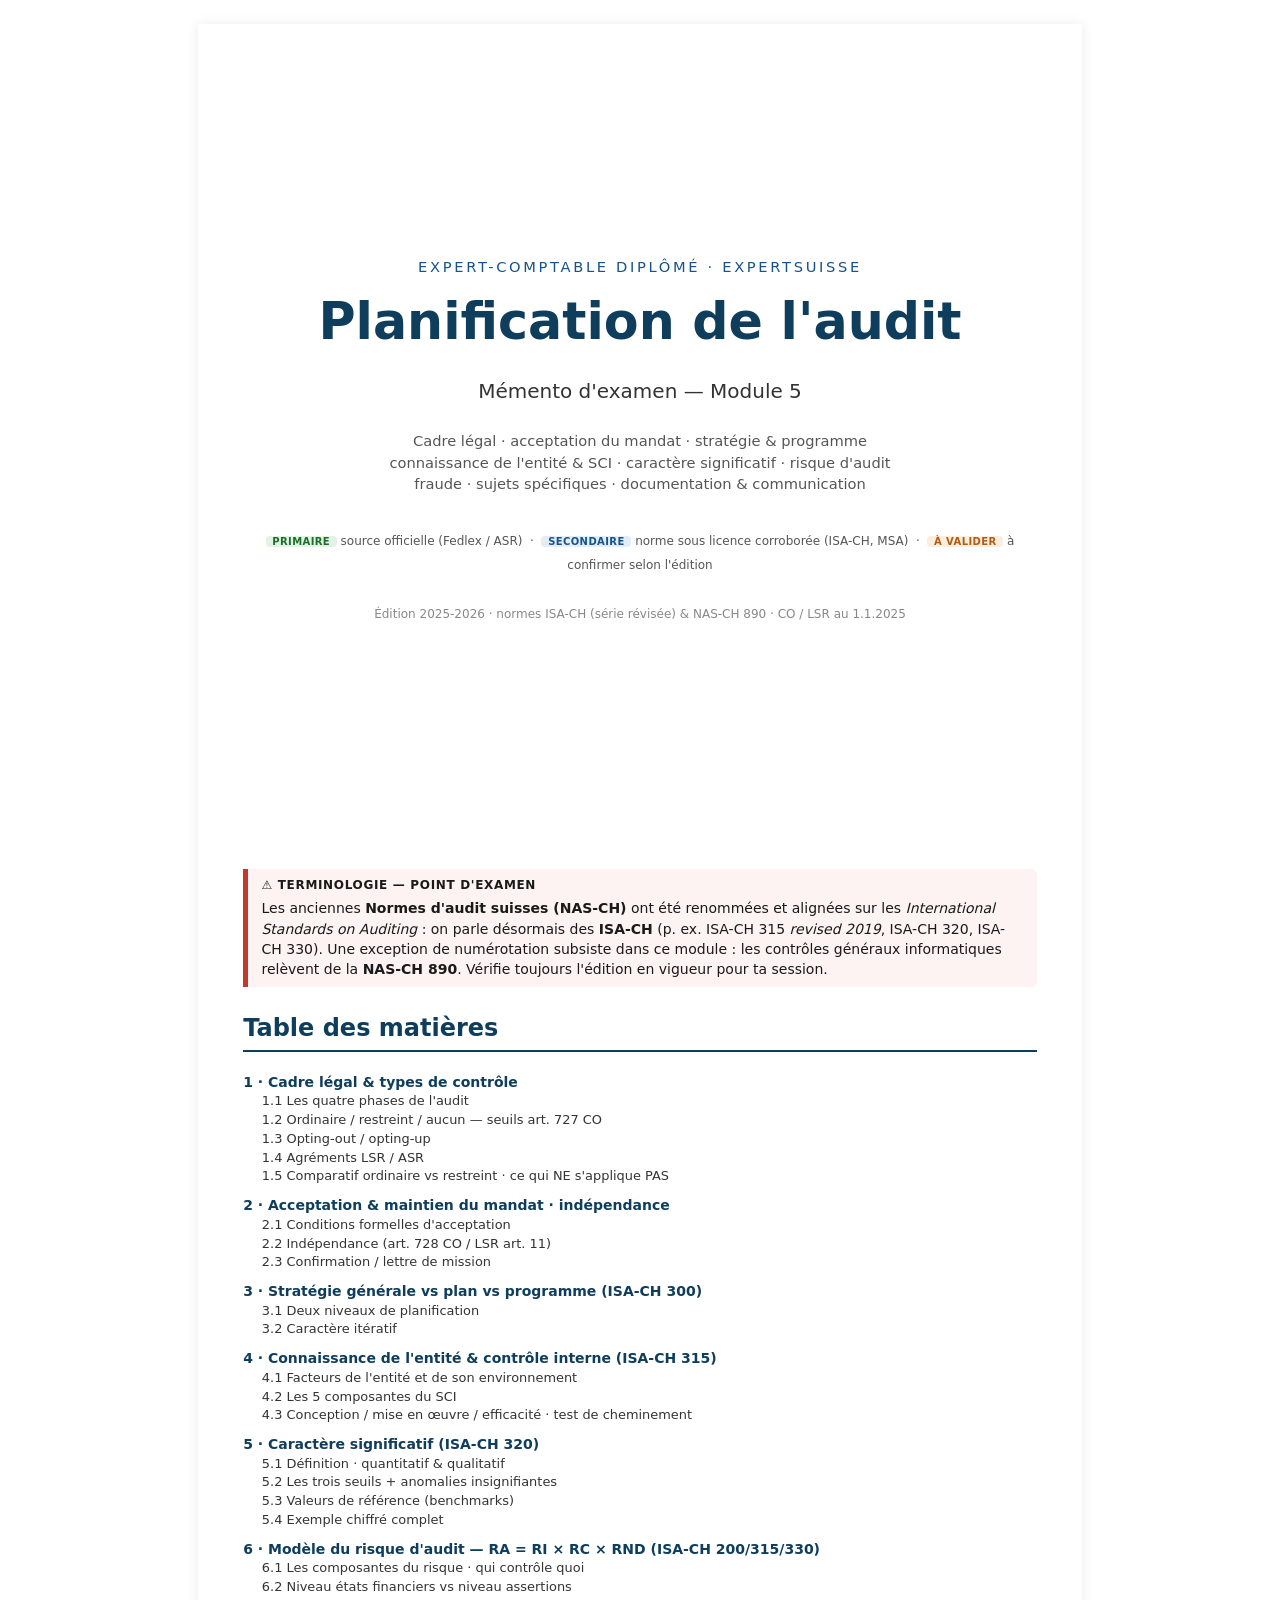
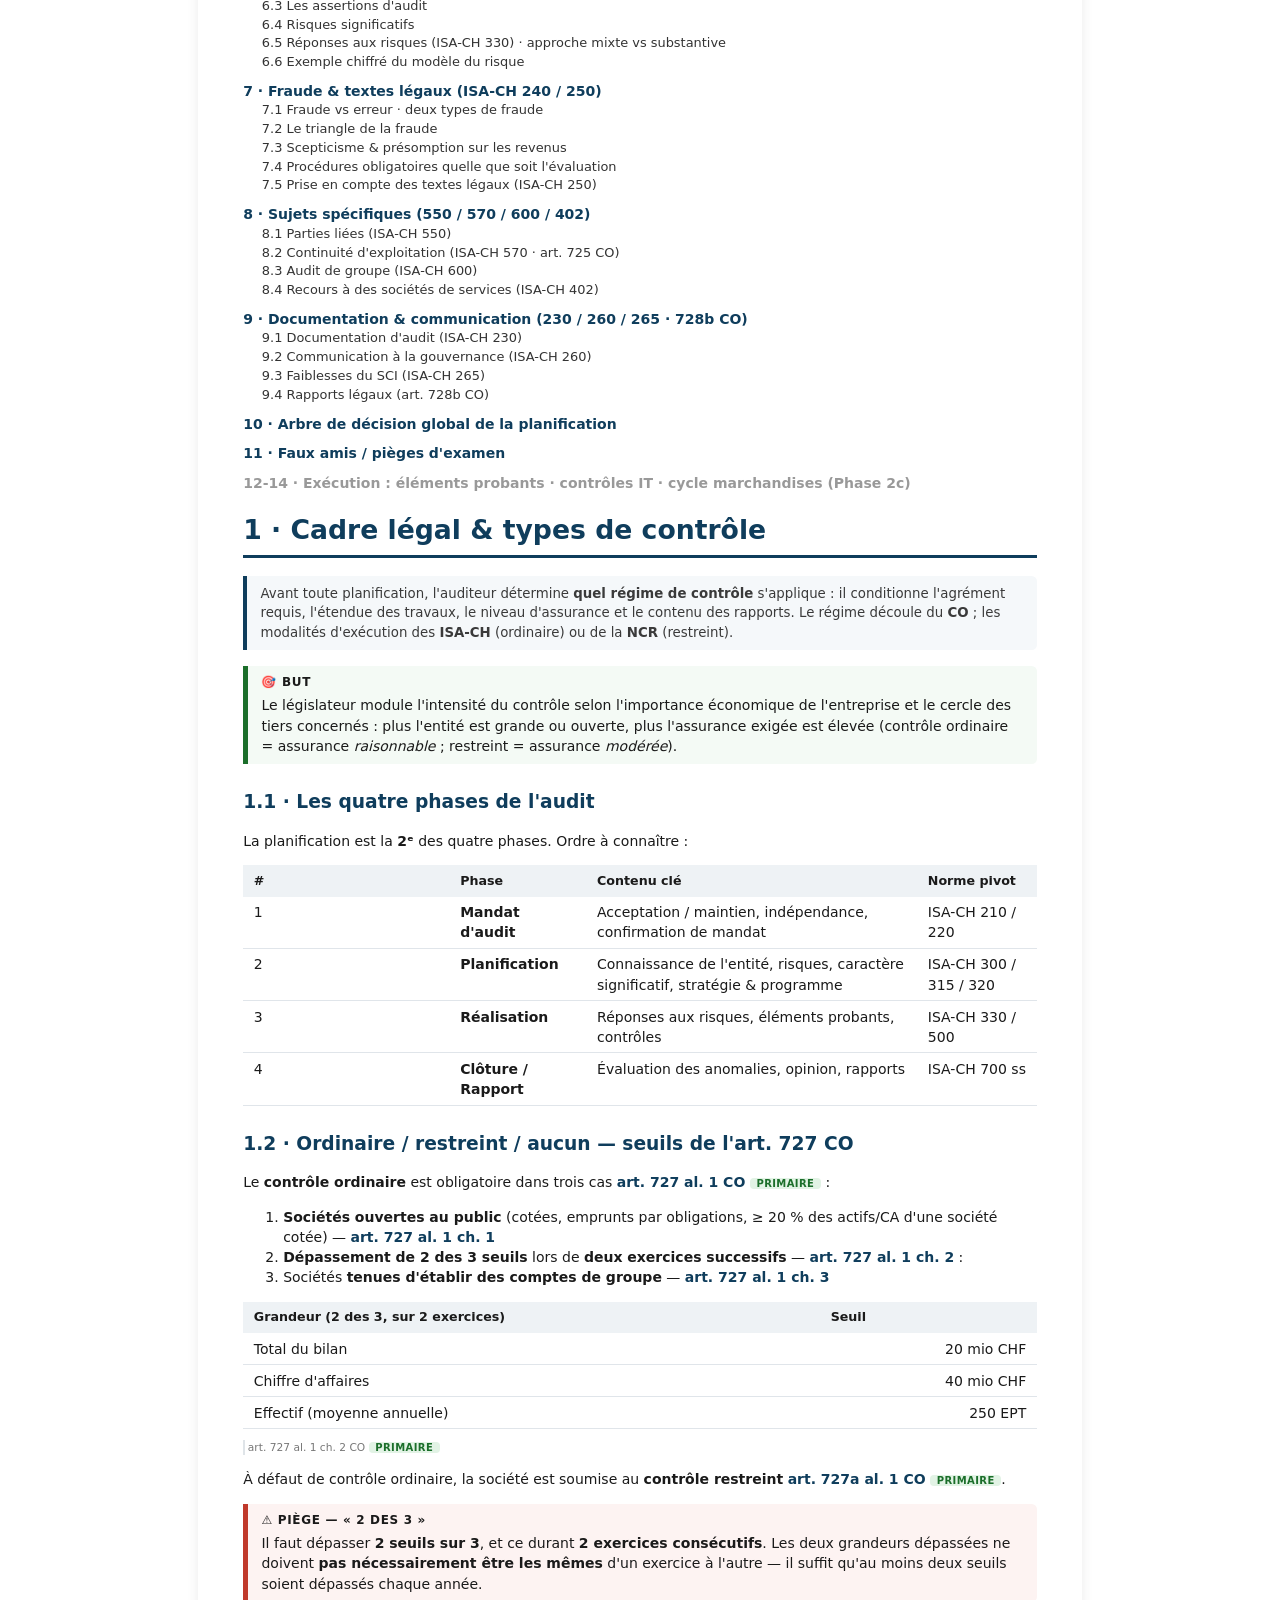
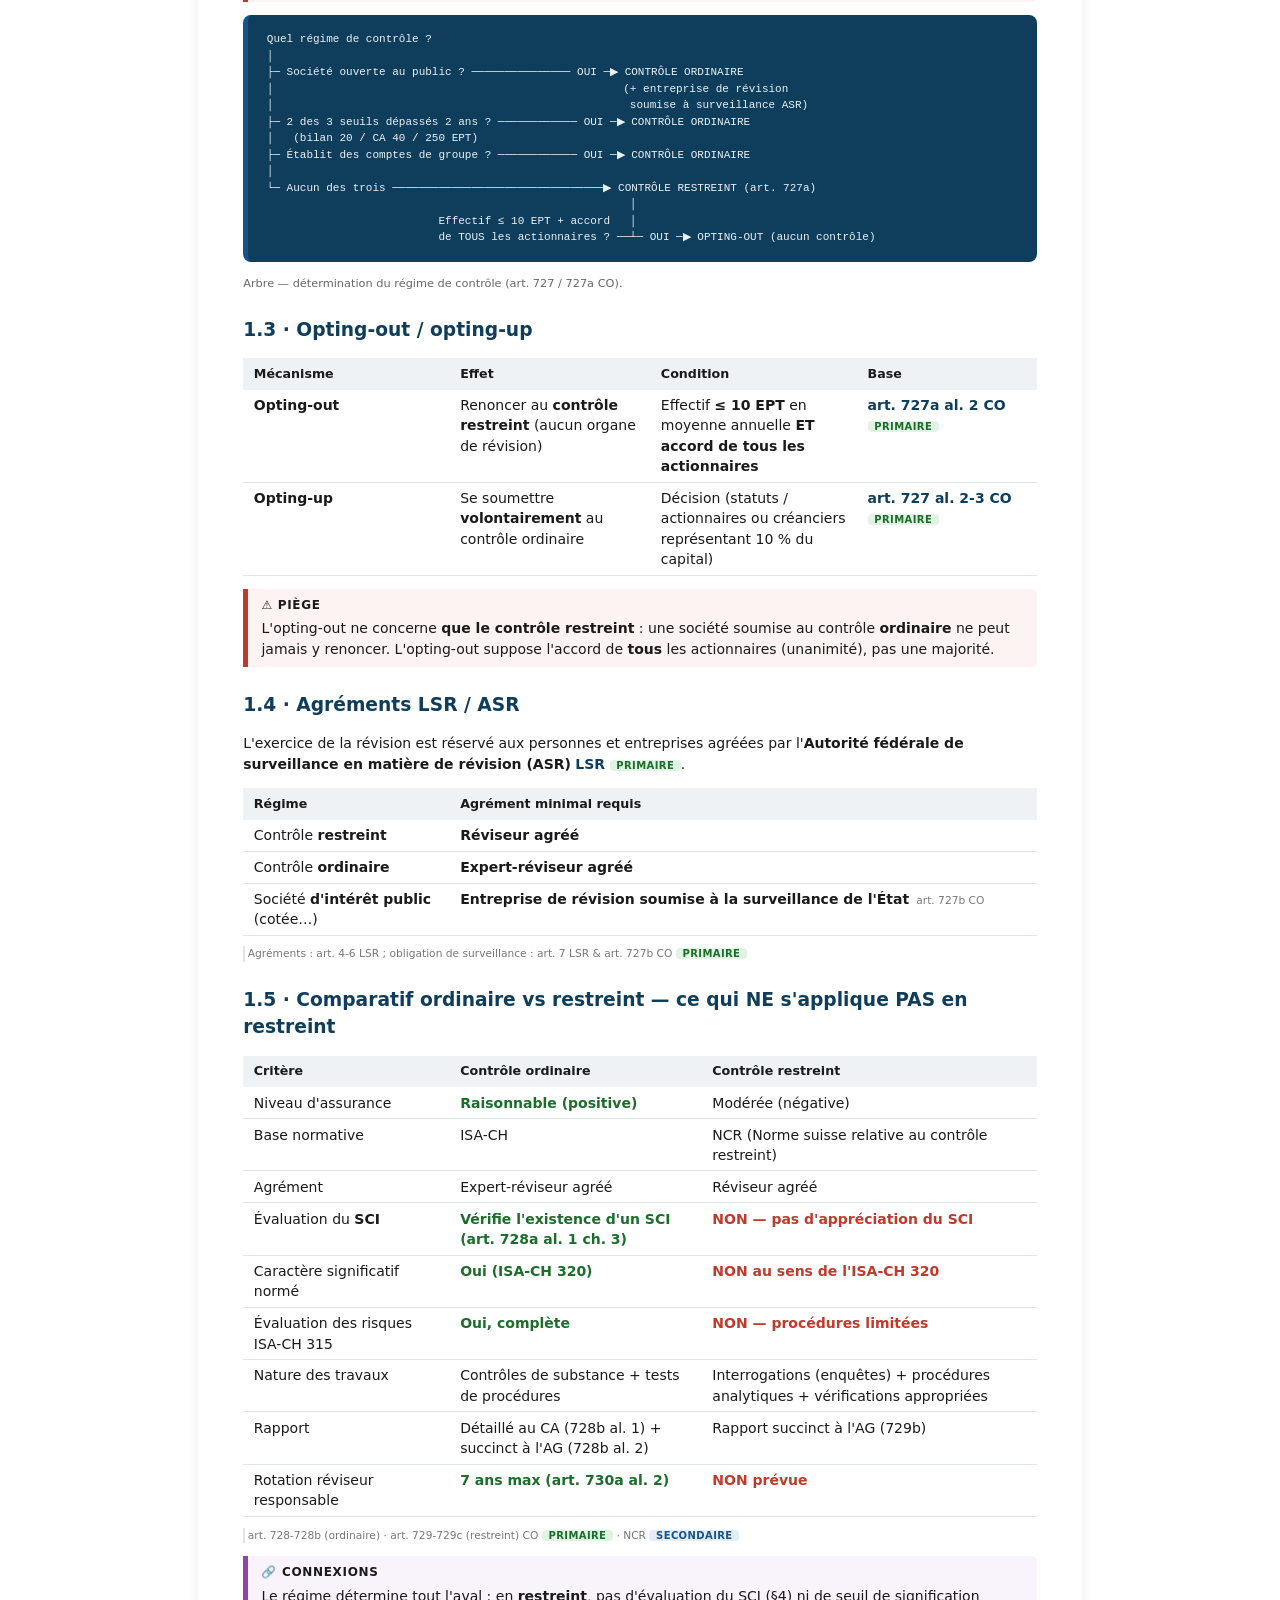
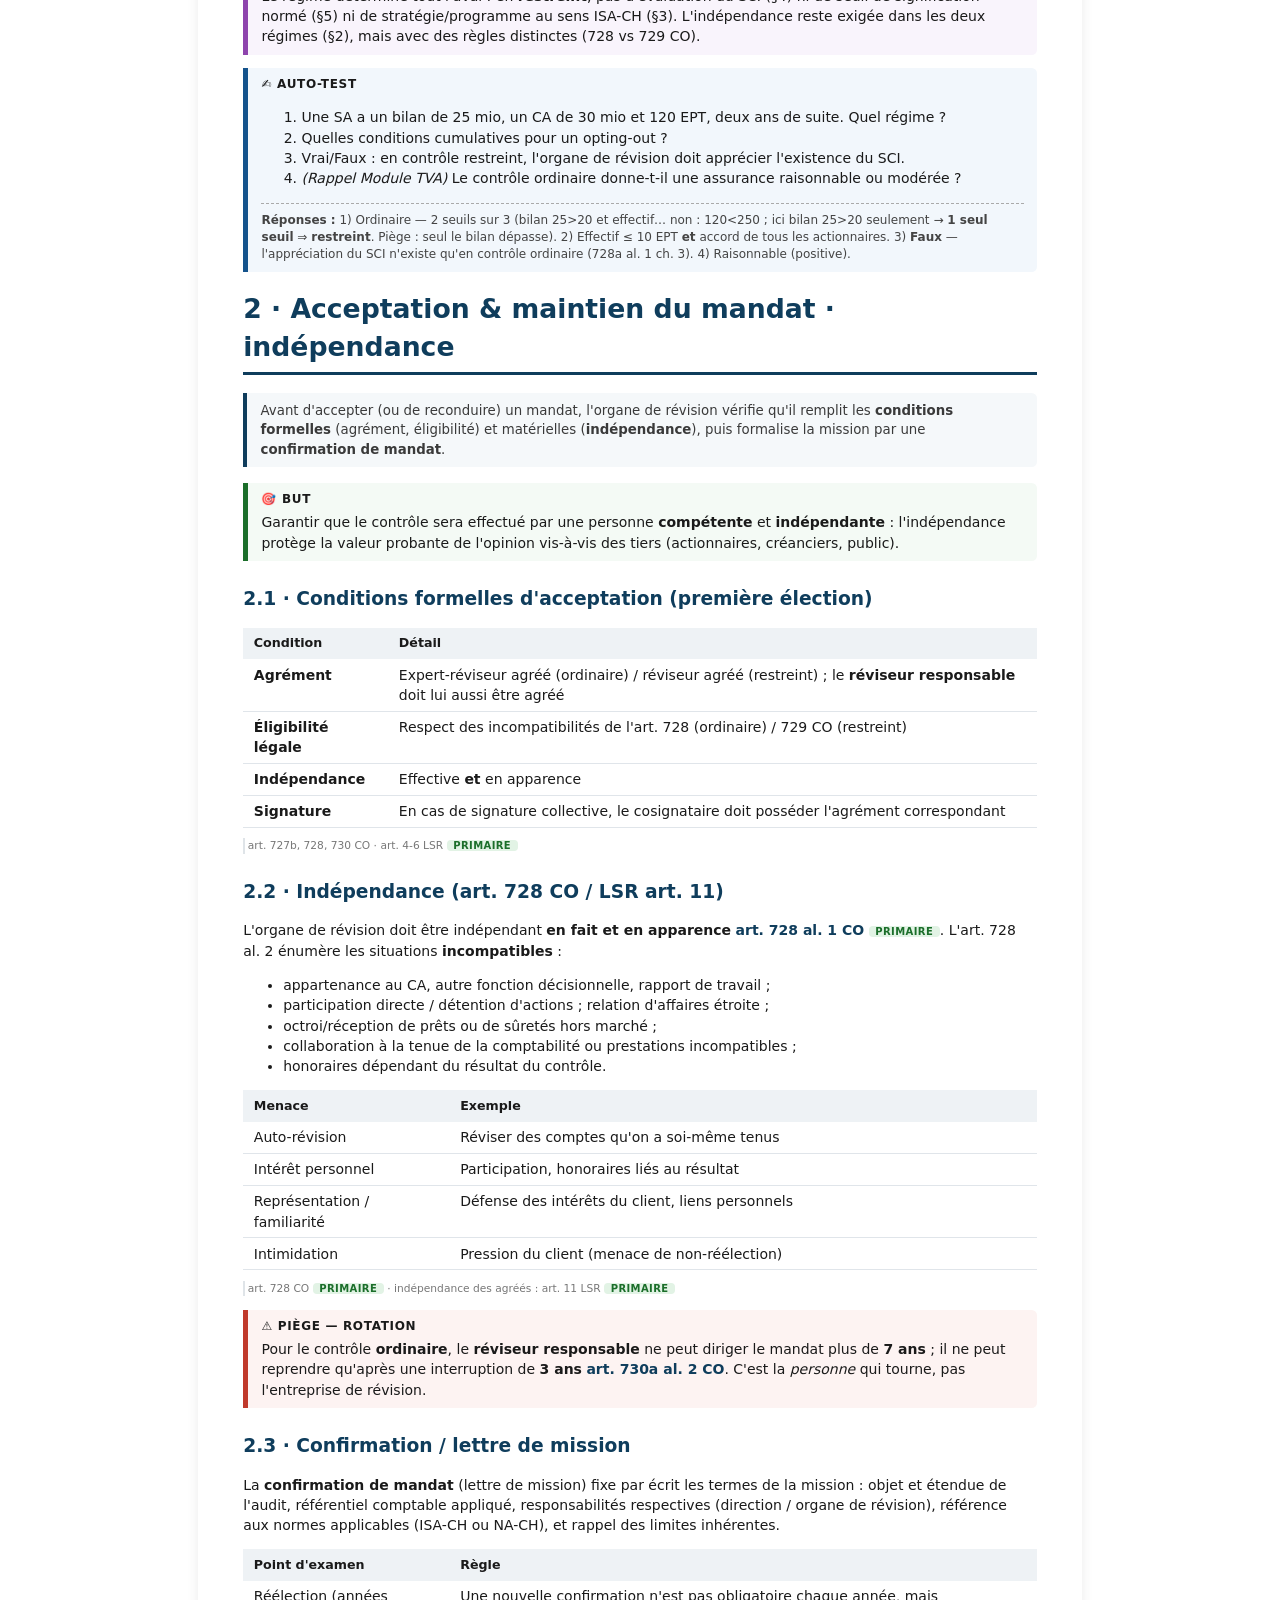
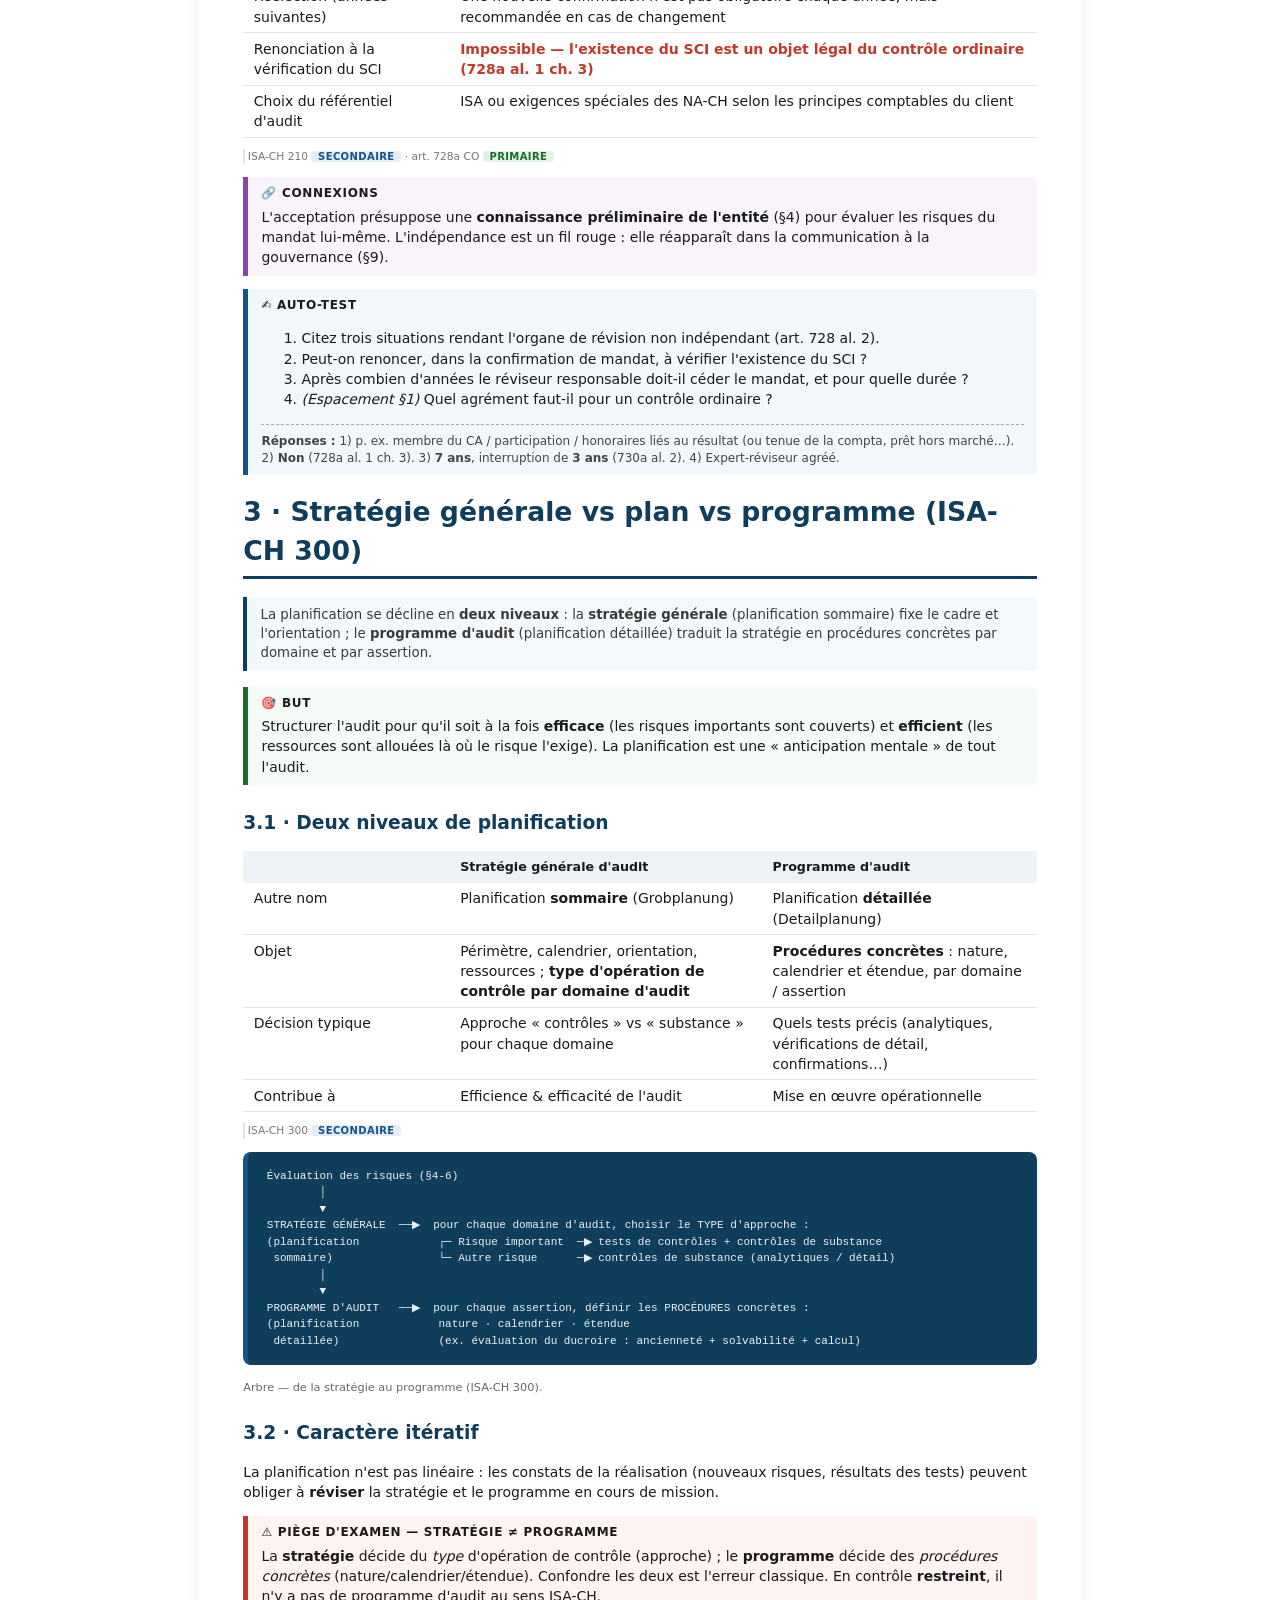
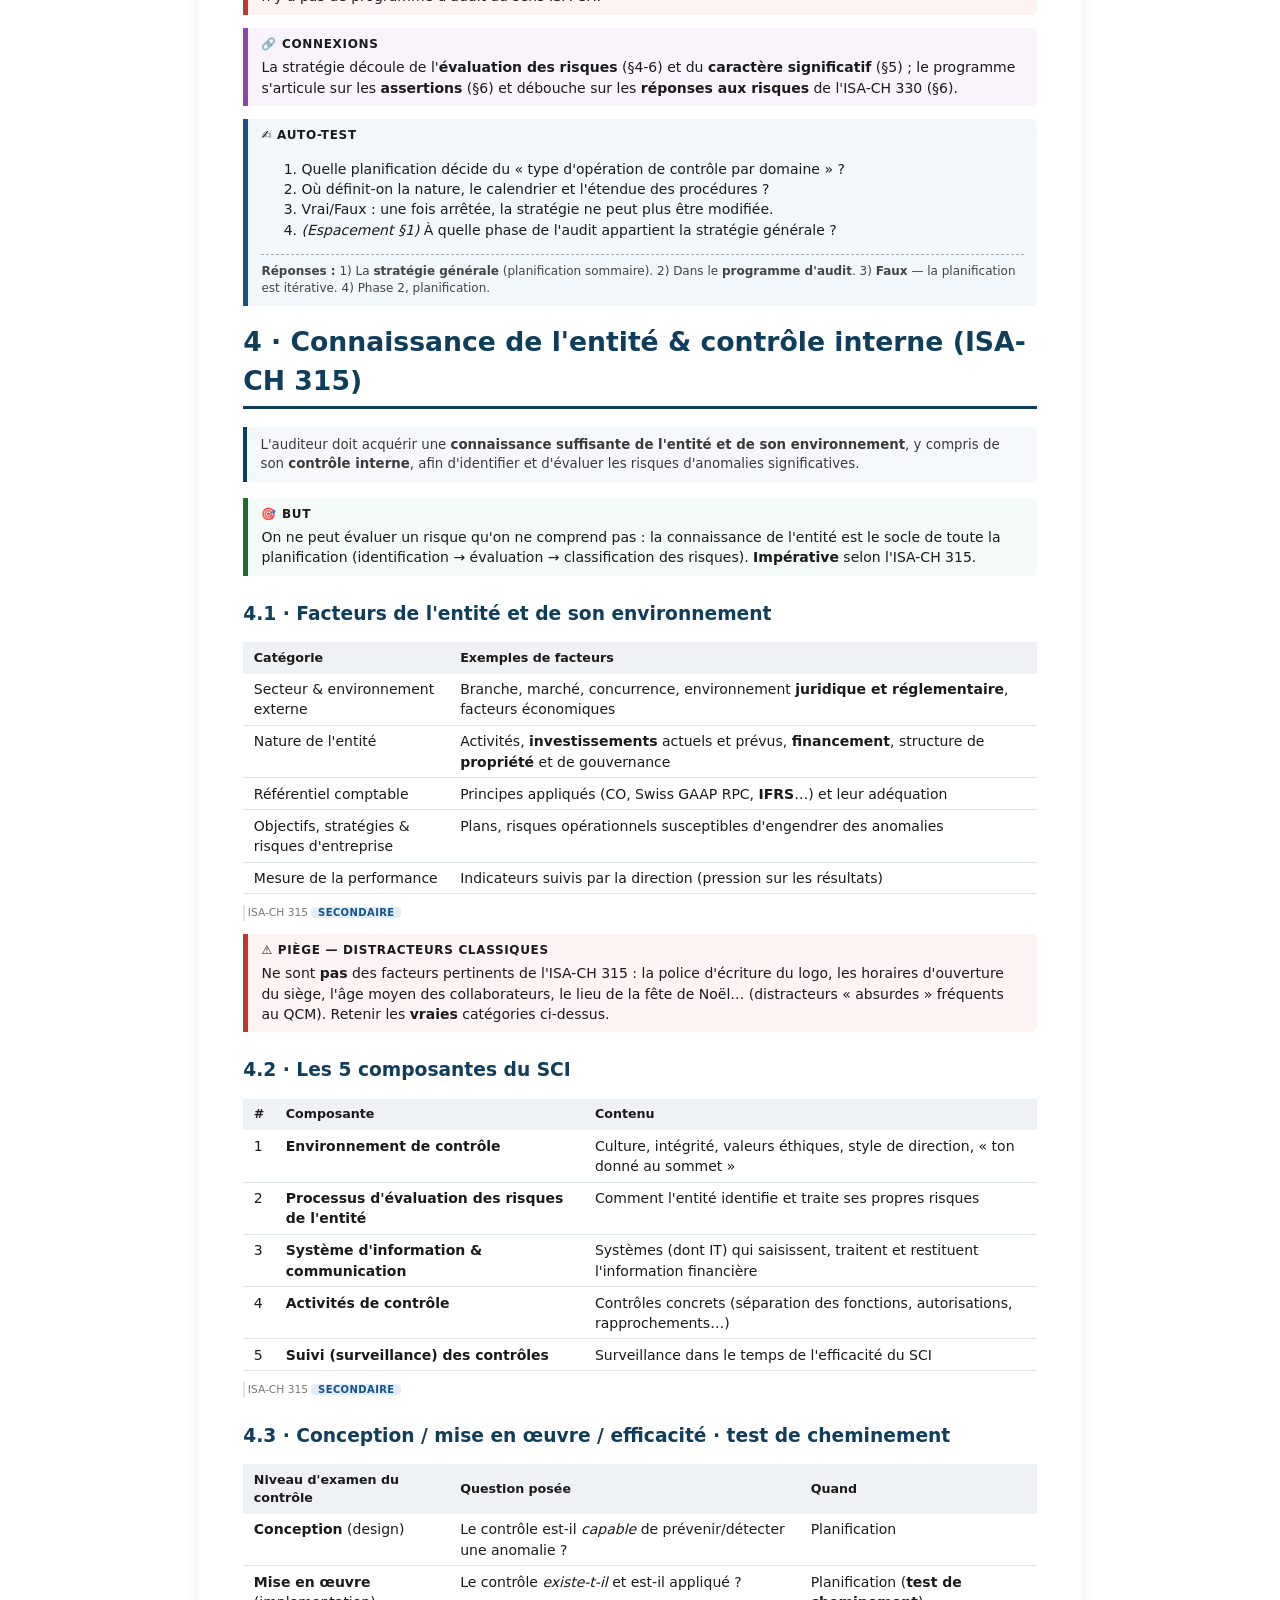
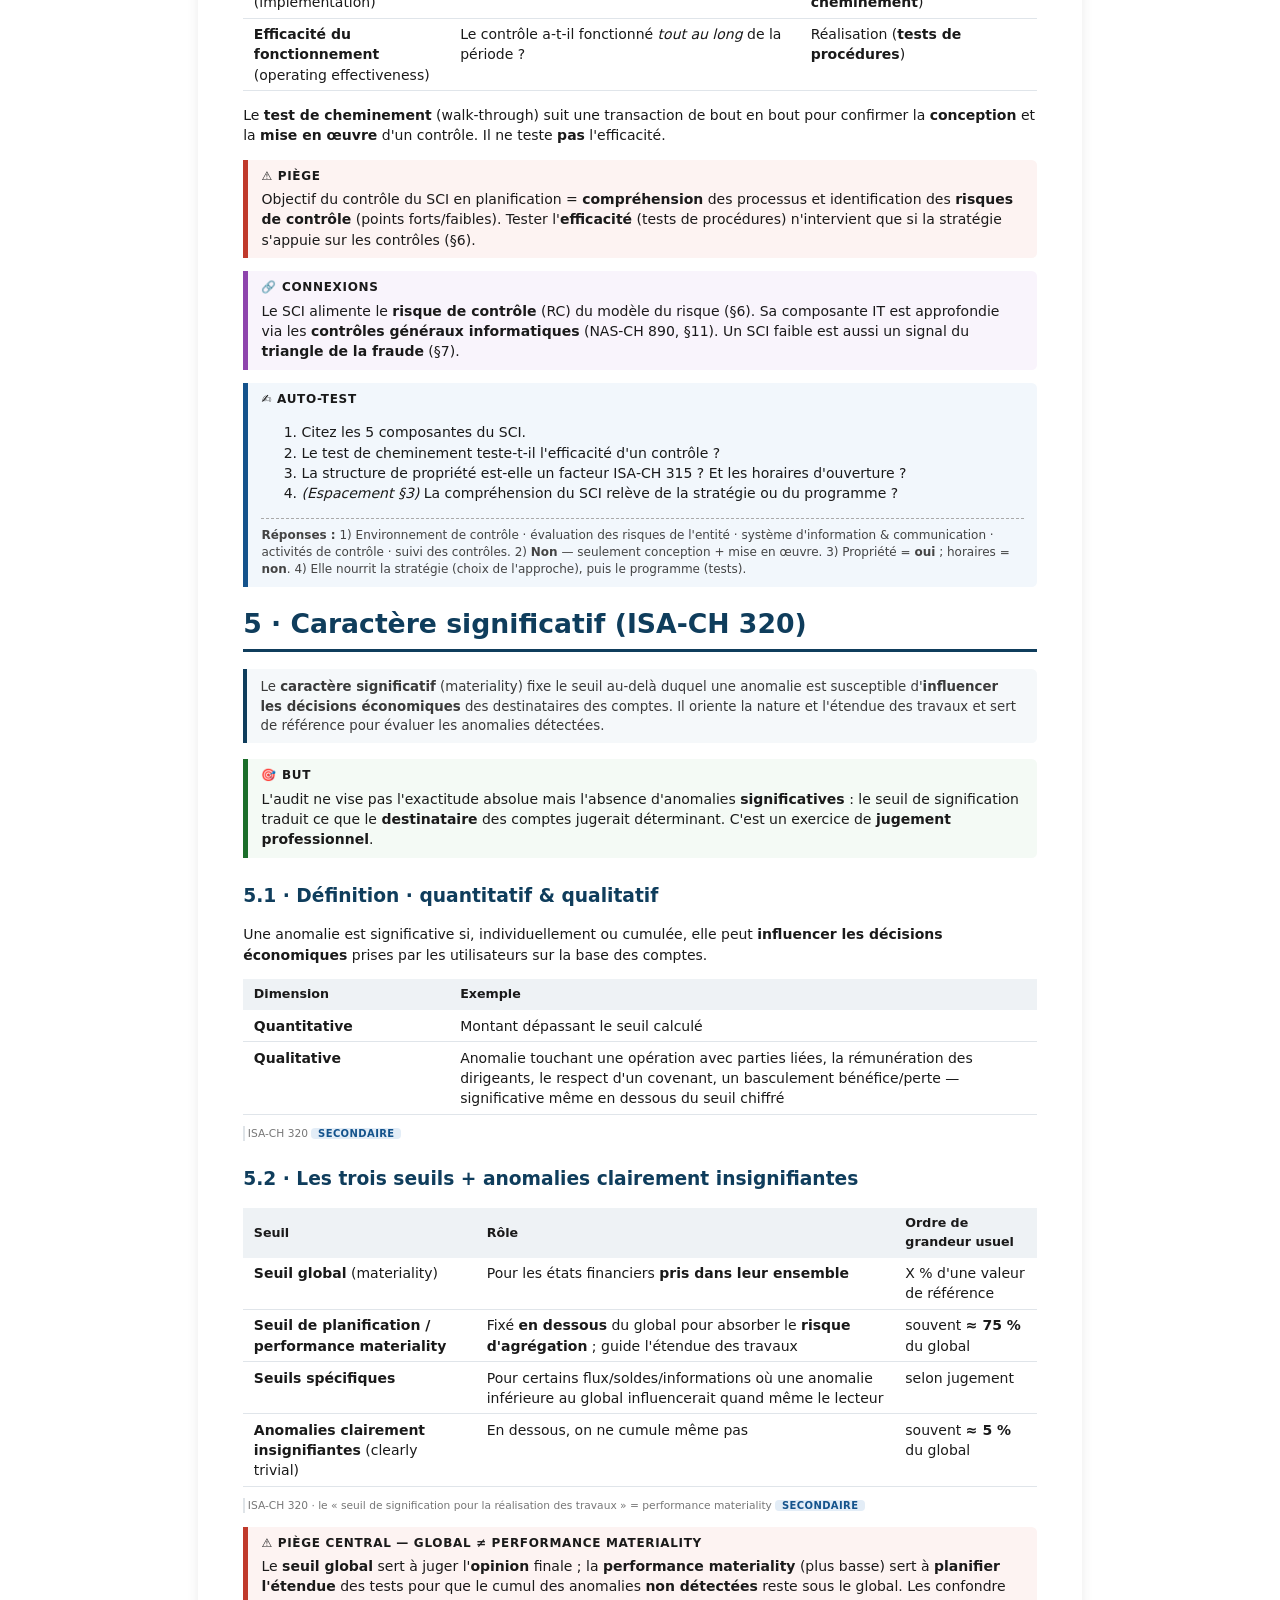
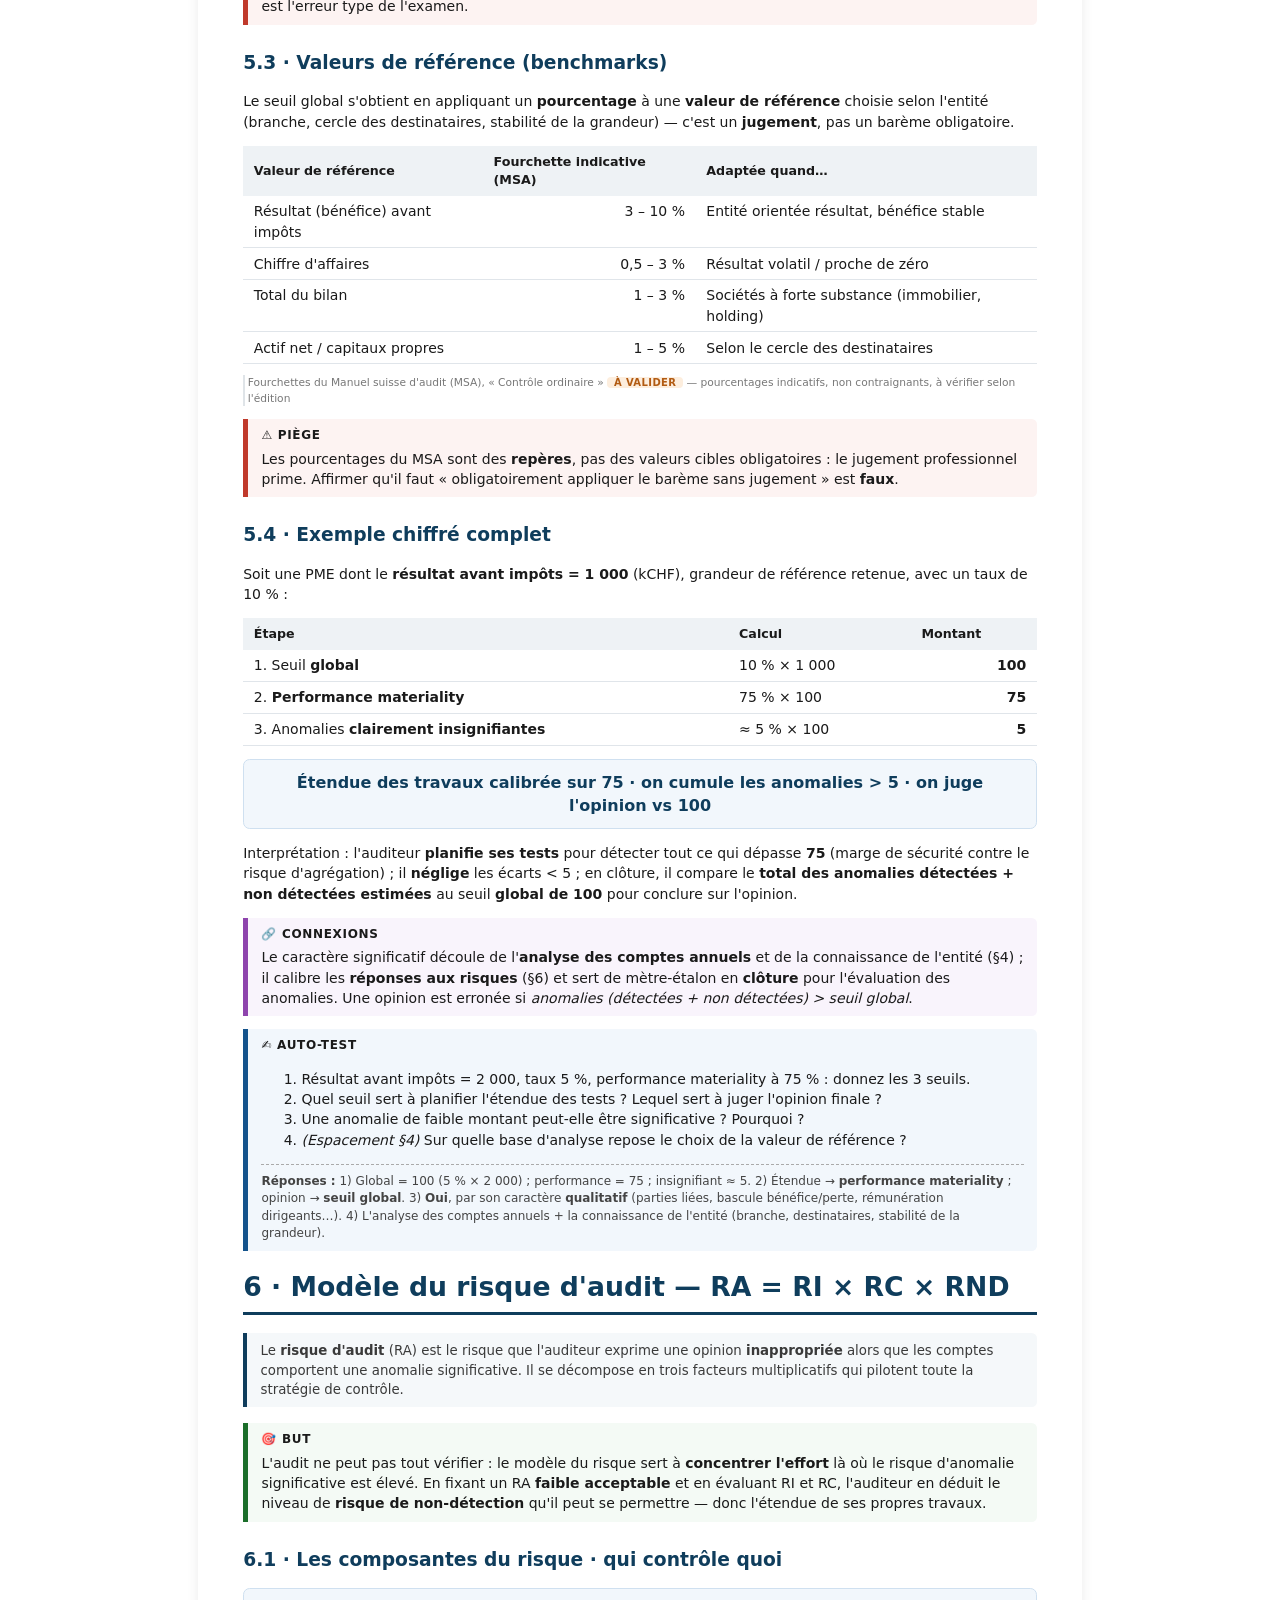
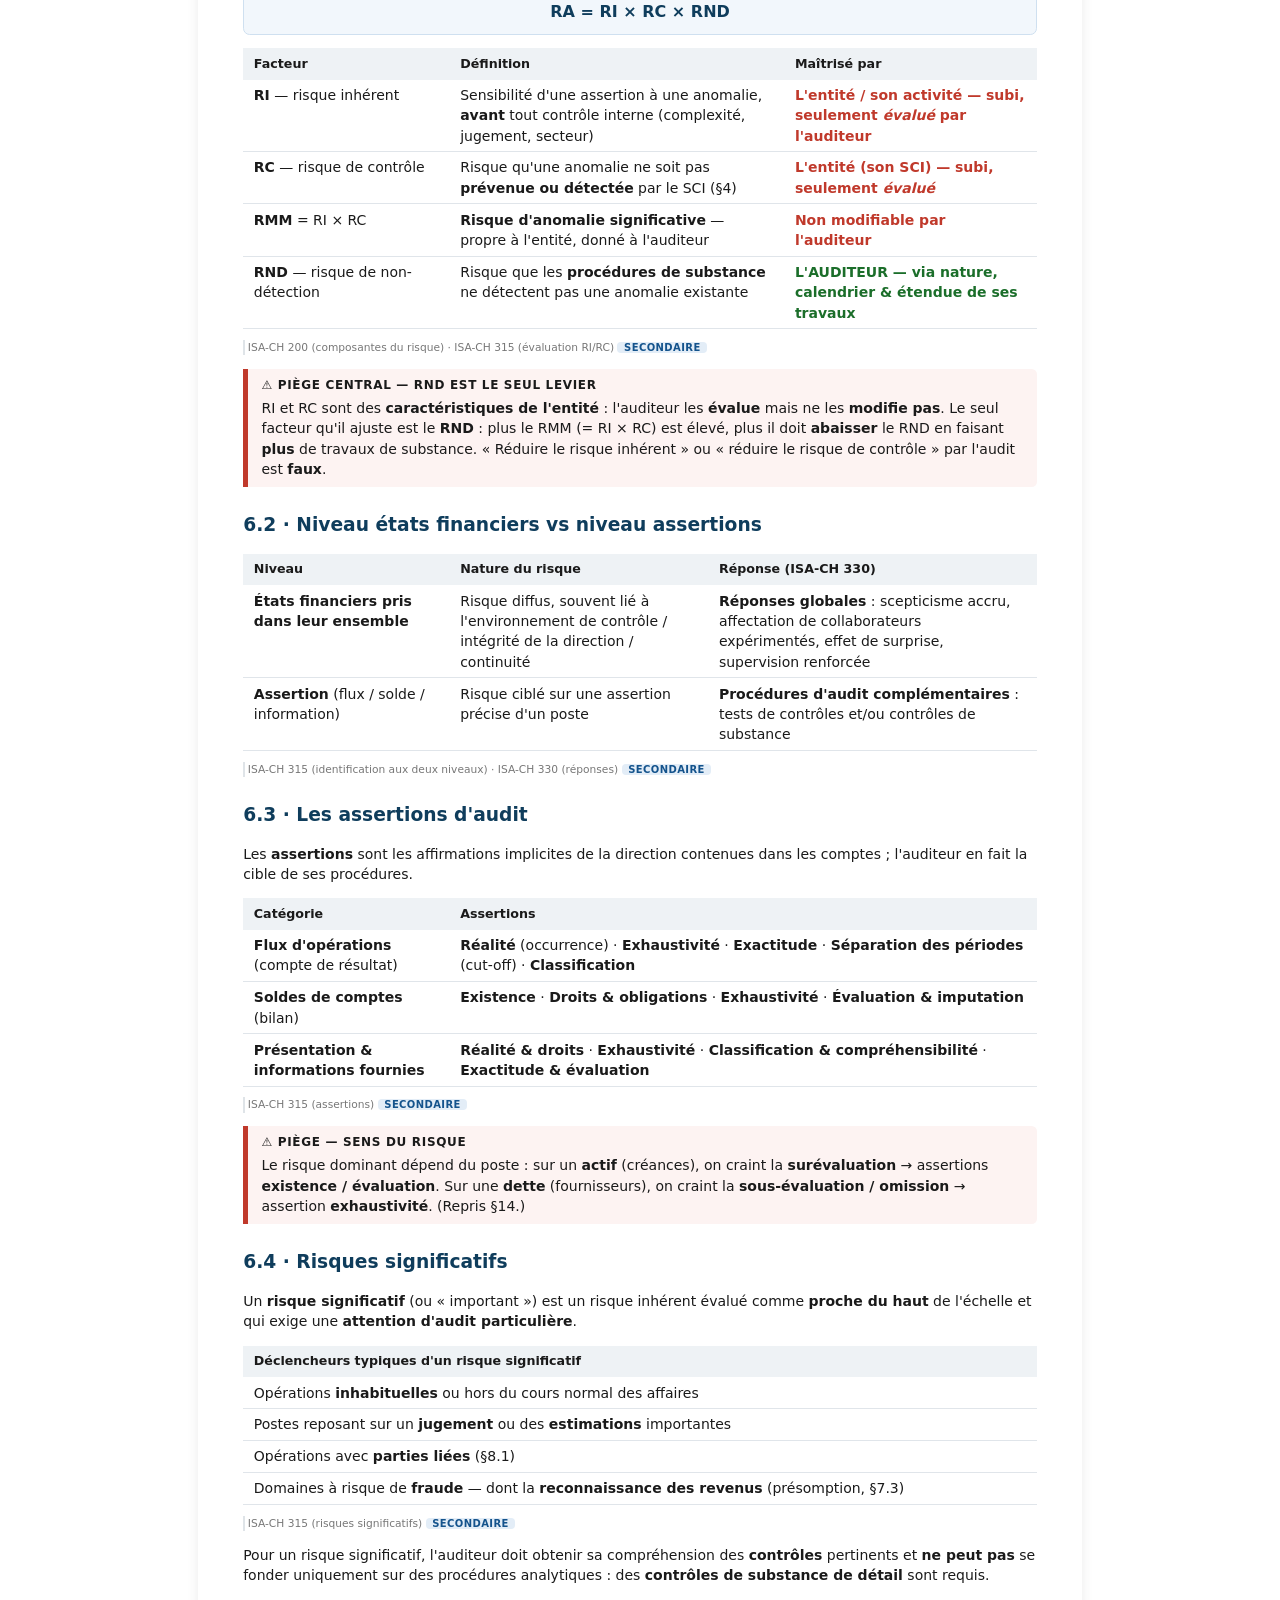
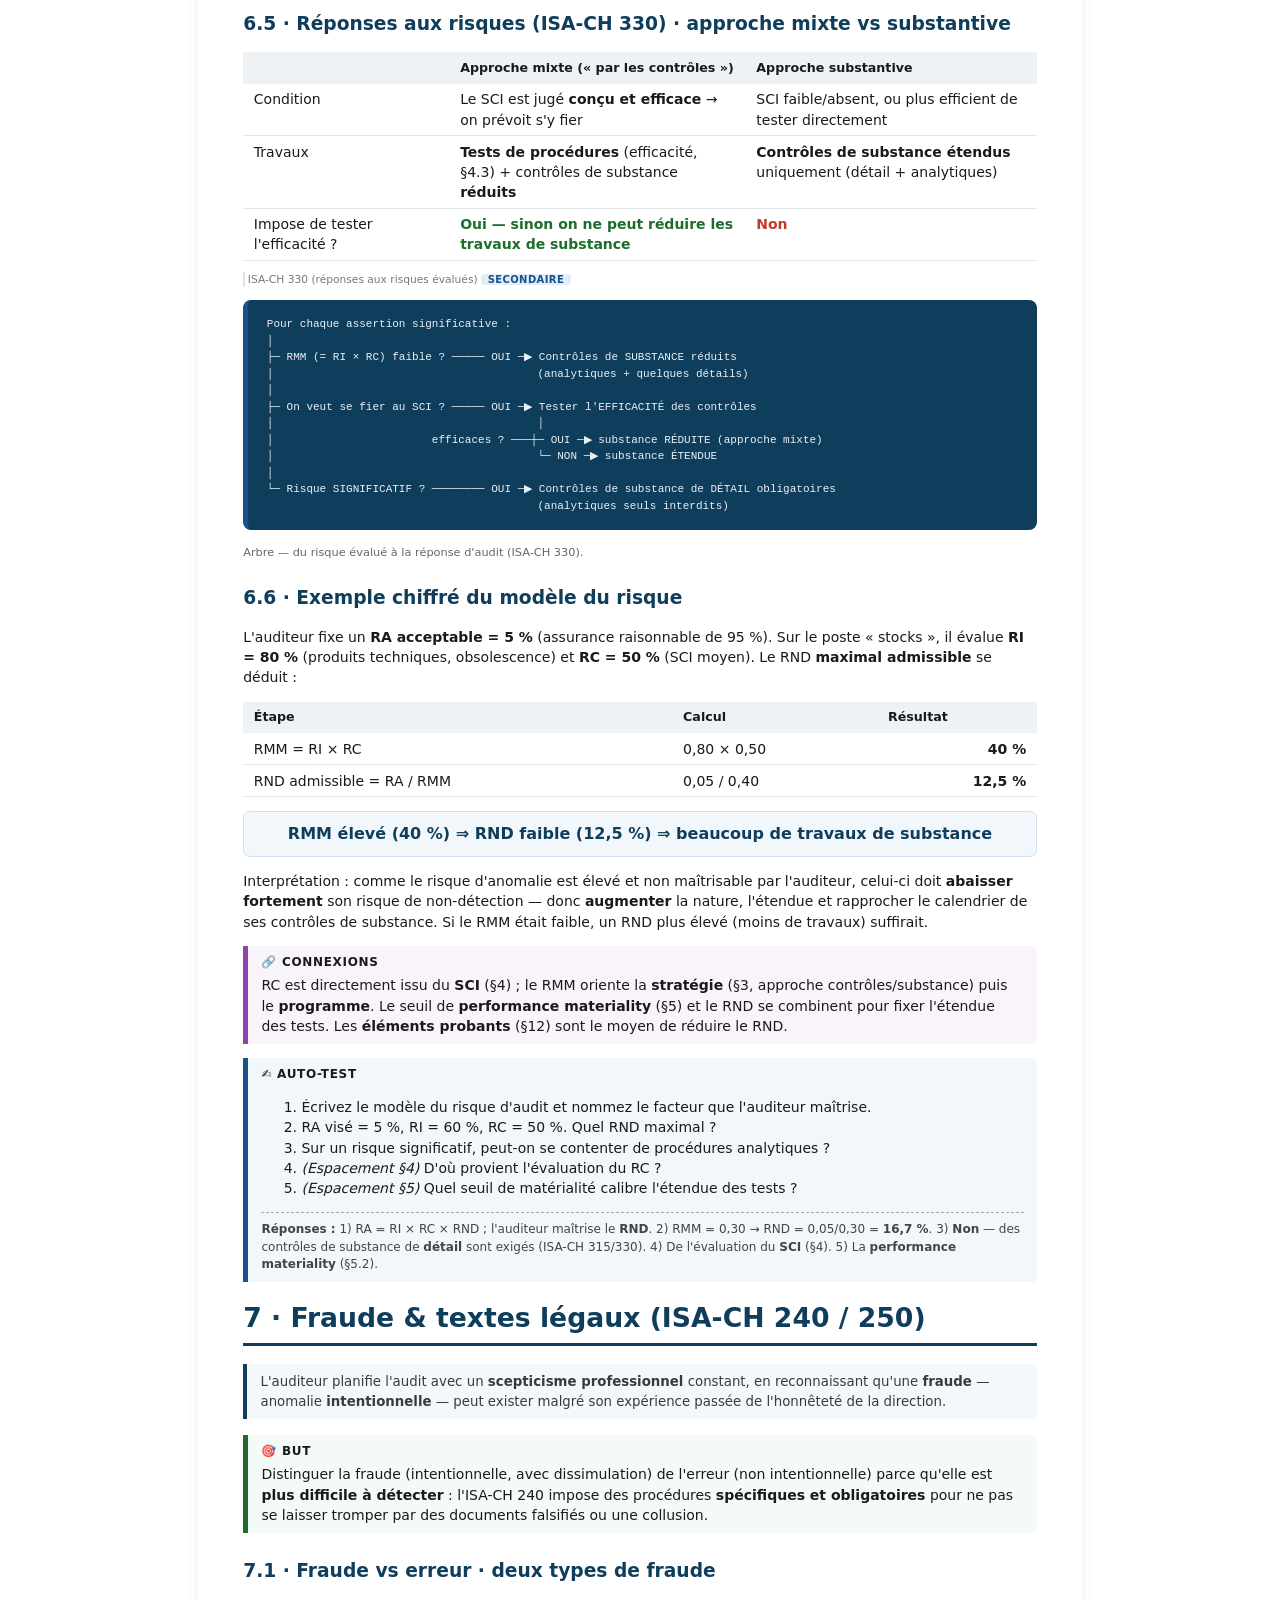
<file: planification-audit/memento-planification-audit.html>
<!doctype html>
<html lang="fr"><head><meta charset="utf-8">
<meta name="viewport" content="width=device-width, initial-scale=1">
<title>Mémento — Planification de l'audit</title>
<style>
/* ============================================================
   charte.css — DA unique du cursus Expert-Comptable
   Réutilisée à l'identique du module TVA. Badges de source,
   callouts, tableaux, arbres. Ne pas surcharger localement.
   ============================================================ */
@page { size: A4; margin: 2cm 1.8cm;
  @bottom-right { content: counter(page) " / " counter(pages); font-size: 8pt; color: #888; }
  @top-left { content: string(chapitre); font-size: 8pt; color: #888; } }

body { font-family: "Source Sans Pro","Segoe UI",system-ui,sans-serif;
  font-size: 10.5pt; line-height: 1.45; color: #1a1a1a; }

h1 { string-set: chapitre content(); font-size: 20pt; color: #0f3d5c;
     border-bottom: 3px solid #0f3d5c; padding-bottom: 4pt; page-break-before: always; }
h2 { font-size: 14pt; color: #0f3d5c; margin-top: 18pt; }
h3 { font-size: 11.5pt; color: #333; margin-bottom: 3pt; }

/* ---- Badges de niveau de source ---- */
.primaire, .secondaire, .avalider {
  font-size: 7.5pt; font-weight: 700; padding: 0 5pt; border-radius: 3pt; letter-spacing: .3pt; }
.primaire  { background: #e2f3e5; color: #1b6e2a; }
.secondaire{ background: #e3edf7; color: #14538c; }
.avalider  { background: #fdeede; color: #b25b12; }
.ref-norme { font-weight: 700; color: #0f3d5c; white-space: nowrap; }

/* ---- Callouts standardisés (bloc) ---- */
.but, .piege, .connexions, .autotest {
  display: block; border-left: 4pt solid; padding: 6pt 10pt; margin: 10pt 0;
  border-radius: 0 4pt 4pt 0; page-break-inside: avoid; }
.but        { border-color: #1b6e2a; background: #f4faf5; }
.piege      { border-color: #c0392b; background: #fdf3f2; }
.connexions { border-color: #8e44ad; background: #f9f4fc; }
.autotest   { border-color: #14538c; background: #f2f7fc; }
.callout-titre { font-weight: 700; font-size: 9pt; text-transform: uppercase;
                 letter-spacing: .5pt; margin-bottom: 3pt; }

/* ---- Tableaux ---- */
table { border-collapse: collapse; margin: 8pt 0; width: 100%; }
th { background: #eef2f5; padding: 5pt 8pt; text-align: left; font-size: 9.5pt; }
td { padding: 4pt 8pt; border-bottom: .5pt solid #e0e5ea; vertical-align: top; }
tr { break-inside: avoid; page-break-inside: avoid; }
thead { display: table-header-group; }
table.compare th:first-child { width: 26%; }
td.oui { color:#1b6e2a; font-weight:600; } td.non { color:#c0392b; font-weight:600; }
td.num { text-align:right; font-variant-numeric: tabular-nums; }

/* ---- Arbre décisionnel en bloc code (format du module) ---- */
pre.arbre { background:#0f3d5c; color:#eaf1f6; font:11px/1.5 ui-monospace,"Cascadia Code",Consolas,monospace;
  padding:12pt 14pt; border-radius:6pt; overflow-x:auto; margin:10pt 0; page-break-inside:avoid;
  border-left:4pt solid #14538c; }
figure.arbre-fig { margin:10pt 0; page-break-inside:avoid; }
figure.arbre-fig figcaption { font-size:8.5pt; color:#666; margin-top:3pt; }

/* ---- Réf. sur ligne séparée ---- */
.ref-sous { display:block; font-size:8pt; color:#777; margin:1pt 0 5pt; padding-left:2pt;
            border-left:2pt solid #dfe4e8; }
.chapo { font-size:10pt; color:#3a3a3a; background:#f5f8fa; border-left:3pt solid #0f3d5c;
         padding:6pt 10pt; margin:6pt 0 12pt; border-radius:0 4pt 4pt 0; }
.formule { background:#f2f7fc; border:1pt solid #cfe0f0; border-radius:5pt; padding:8pt 12pt;
           font-size:12pt; text-align:center; margin:10pt 0; color:#0f3d5c; font-weight:600; }
.reponses { font-size:9pt; color:#444; border-top:1pt dashed #aaa; margin-top:10pt; padding-top:6pt; }

/* ---- Page de garde & TOC ---- */
.page-garde { page-break-after: always; text-align:center; display:flex; flex-direction:column;
              justify-content:center; min-height:22cm; }
.page-garde h1 { page-break-before: avoid; border:none; string-set:none; font-size:38pt;
                 color:#0f3d5c; margin:6pt 0; }
.pg-kicker { text-transform:uppercase; letter-spacing:2pt; font-size:11pt; color:#14538c; }
.pg-soustitre { font-size:15pt; color:#333; margin-top:4pt; }
.pg-desc { font-size:11pt; color:#555; margin-top:18pt; }
.pg-legende { font-size:9pt; color:#555; margin-top:26pt; line-height:2; }
.pg-pied { font-size:9pt; color:#888; margin-top:22pt; }
.toc-h { page-break-before: always; font-size:18pt; color:#0f3d5c; border-bottom:2pt solid #0f3d5c;
         padding-bottom:3pt; }
nav.toc ul { list-style:none; padding-left:0; margin:0; }
nav.toc li.lvl1 { margin-top:7pt; font-weight:700; color:#0f3d5c; }
nav.toc li.lvl2 { margin-left:14pt; font-weight:400; color:#333; font-size:9.7pt; }
nav.toc a { text-decoration:none; color:inherit; }

@media screen {
  body { max-width: 21cm; margin: 1.5rem auto; padding: 0 1.2cm; background:#fff;
         box-shadow:0 0 12px rgba(0,0,0,.08); }
  h1 { page-break-before: auto; }
  nav.toc a:hover { color:#14538c; text-decoration:underline; }
}
@media print { * { -webkit-print-color-adjust: exact !important; print-color-adjust: exact !important; } }
</style>
</head>
<body>

<!-- ===================== PAGE DE GARDE ===================== -->
<section class="page-garde">
  <div class="pg-kicker">Expert-Comptable diplômé · ExpertSuisse</div>
  <h1>Planification de l'audit</h1>
  <div class="pg-soustitre">Mémento d'examen — Module 5</div>
  <div class="pg-desc">Cadre légal · acceptation du mandat · stratégie &amp; programme<br>
    connaissance de l'entité &amp; SCI · caractère significatif · risque d'audit<br>
    fraude · sujets spécifiques · documentation &amp; communication</div>
  <div class="pg-legende">
    <span class="primaire">PRIMAIRE</span> source officielle (Fedlex / ASR) &nbsp;·&nbsp;
    <span class="secondaire">SECONDAIRE</span> norme sous licence corroborée (ISA-CH, MSA) &nbsp;·&nbsp;
    <span class="avalider">À VALIDER</span> à confirmer selon l'édition
  </div>
  <div class="pg-pied">Édition 2025-2026 · normes ISA-CH (série révisée) &amp; NAS-CH 890 · CO / LSR au 1.1.2025</div>
</section>

<!-- ===================== AVERTISSEMENT ===================== -->
<section>
  <div class="piege">
    <div class="callout-titre">⚠️ Terminologie — point d'examen</div>
    Les anciennes <b>Normes d'audit suisses (NAS-CH)</b> ont été renommées et alignées sur les
    <i>International Standards on Auditing</i> : on parle désormais des <b>ISA-CH</b>
    (p. ex. ISA-CH 315 <i>revised 2019</i>, ISA-CH 320, ISA-CH 330). Une exception de numérotation
    subsiste dans ce module : les contrôles généraux informatiques relèvent de la
    <b>NAS-CH 890</b>. Vérifie toujours l'édition en vigueur pour ta session.
  </div>
</section>

<!-- ===================== TABLE DES MATIÈRES ===================== -->
<h2 class="toc-h">Table des matières</h2>
<nav class="toc">
<ul>
  <li class="lvl1"><a href="#s1">1 · Cadre légal &amp; types de contrôle</a></li>
    <li class="lvl2"><a href="#s1-1">1.1 Les quatre phases de l'audit</a></li>
    <li class="lvl2"><a href="#s1-2">1.2 Ordinaire / restreint / aucun — seuils art. 727 CO</a></li>
    <li class="lvl2"><a href="#s1-3">1.3 Opting-out / opting-up</a></li>
    <li class="lvl2"><a href="#s1-4">1.4 Agréments LSR / ASR</a></li>
    <li class="lvl2"><a href="#s1-5">1.5 Comparatif ordinaire vs restreint · ce qui NE s'applique PAS</a></li>
  <li class="lvl1"><a href="#s2">2 · Acceptation &amp; maintien du mandat · indépendance</a></li>
    <li class="lvl2"><a href="#s2-1">2.1 Conditions formelles d'acceptation</a></li>
    <li class="lvl2"><a href="#s2-2">2.2 Indépendance (art. 728 CO / LSR art. 11)</a></li>
    <li class="lvl2"><a href="#s2-3">2.3 Confirmation / lettre de mission</a></li>
  <li class="lvl1"><a href="#s3">3 · Stratégie générale vs plan vs programme (ISA-CH 300)</a></li>
    <li class="lvl2"><a href="#s3-1">3.1 Deux niveaux de planification</a></li>
    <li class="lvl2"><a href="#s3-2">3.2 Caractère itératif</a></li>
  <li class="lvl1"><a href="#s4">4 · Connaissance de l'entité &amp; contrôle interne (ISA-CH 315)</a></li>
    <li class="lvl2"><a href="#s4-1">4.1 Facteurs de l'entité et de son environnement</a></li>
    <li class="lvl2"><a href="#s4-2">4.2 Les 5 composantes du SCI</a></li>
    <li class="lvl2"><a href="#s4-3">4.3 Conception / mise en œuvre / efficacité · test de cheminement</a></li>
  <li class="lvl1"><a href="#s5">5 · Caractère significatif (ISA-CH 320)</a></li>
    <li class="lvl2"><a href="#s5-1">5.1 Définition · quantitatif &amp; qualitatif</a></li>
    <li class="lvl2"><a href="#s5-2">5.2 Les trois seuils + anomalies insignifiantes</a></li>
    <li class="lvl2"><a href="#s5-3">5.3 Valeurs de référence (benchmarks)</a></li>
    <li class="lvl2"><a href="#s5-4">5.4 Exemple chiffré complet</a></li>
  <li class="lvl1"><a href="#s6">6 · Modèle du risque d'audit — RA = RI × RC × RND (ISA-CH 200/315/330)</a></li>
    <li class="lvl2"><a href="#s6-1">6.1 Les composantes du risque · qui contrôle quoi</a></li>
    <li class="lvl2"><a href="#s6-2">6.2 Niveau états financiers vs niveau assertions</a></li>
    <li class="lvl2"><a href="#s6-3">6.3 Les assertions d'audit</a></li>
    <li class="lvl2"><a href="#s6-4">6.4 Risques significatifs</a></li>
    <li class="lvl2"><a href="#s6-5">6.5 Réponses aux risques (ISA-CH 330) · approche mixte vs substantive</a></li>
    <li class="lvl2"><a href="#s6-6">6.6 Exemple chiffré du modèle du risque</a></li>
  <li class="lvl1"><a href="#s7">7 · Fraude &amp; textes légaux (ISA-CH 240 / 250)</a></li>
    <li class="lvl2"><a href="#s7-1">7.1 Fraude vs erreur · deux types de fraude</a></li>
    <li class="lvl2"><a href="#s7-2">7.2 Le triangle de la fraude</a></li>
    <li class="lvl2"><a href="#s7-3">7.3 Scepticisme &amp; présomption sur les revenus</a></li>
    <li class="lvl2"><a href="#s7-4">7.4 Procédures obligatoires quelle que soit l'évaluation</a></li>
    <li class="lvl2"><a href="#s7-5">7.5 Prise en compte des textes légaux (ISA-CH 250)</a></li>
  <li class="lvl1"><a href="#s8">8 · Sujets spécifiques (550 / 570 / 600 / 402)</a></li>
    <li class="lvl2"><a href="#s8-1">8.1 Parties liées (ISA-CH 550)</a></li>
    <li class="lvl2"><a href="#s8-2">8.2 Continuité d'exploitation (ISA-CH 570 · art. 725 CO)</a></li>
    <li class="lvl2"><a href="#s8-3">8.3 Audit de groupe (ISA-CH 600)</a></li>
    <li class="lvl2"><a href="#s8-4">8.4 Recours à des sociétés de services (ISA-CH 402)</a></li>
  <li class="lvl1"><a href="#s9">9 · Documentation &amp; communication (230 / 260 / 265 · 728b CO)</a></li>
    <li class="lvl2"><a href="#s9-1">9.1 Documentation d'audit (ISA-CH 230)</a></li>
    <li class="lvl2"><a href="#s9-2">9.2 Communication à la gouvernance (ISA-CH 260)</a></li>
    <li class="lvl2"><a href="#s9-3">9.3 Faiblesses du SCI (ISA-CH 265)</a></li>
    <li class="lvl2"><a href="#s9-4">9.4 Rapports légaux (art. 728b CO)</a></li>
  <li class="lvl1"><a href="#s10">10 · Arbre de décision global de la planification</a></li>
  <li class="lvl1"><a href="#s11">11 · Faux amis / pièges d'examen</a></li>
  <li class="lvl1" style="color:#999">12-14 · Exécution : éléments probants · contrôles IT · cycle marchandises (Phase 2c)</li>
</ul>
</nav>

<!-- ============================================================
     SECTION 1
     ============================================================ -->
<h1 id="s1">1 · Cadre légal &amp; types de contrôle</h1>
<p class="chapo">Avant toute planification, l'auditeur détermine <b>quel régime de contrôle</b>
s'applique : il conditionne l'agrément requis, l'étendue des travaux, le niveau d'assurance
et le contenu des rapports. Le régime découle du <b>CO</b> ; les modalités d'exécution des
<b>ISA-CH</b> (ordinaire) ou de la <b>NCR</b> (restreint).</p>

<div class="but">
  <div class="callout-titre">🎯 But</div>
  Le législateur module l'intensité du contrôle selon l'importance économique de l'entreprise
  et le cercle des tiers concernés : plus l'entité est grande ou ouverte, plus l'assurance
  exigée est élevée (contrôle ordinaire = assurance <i>raisonnable</i> ; restreint = assurance
  <i>modérée</i>).
</div>

<h2 id="s1-1">1.1 · Les quatre phases de l'audit</h2>
<p>La planification est la <b>2ᵉ</b> des quatre phases. Ordre à connaître :</p>
<table class="compare">
  <thead><tr><th>#</th><th>Phase</th><th>Contenu clé</th><th>Norme pivot</th></tr></thead>
  <tbody>
    <tr><td>1</td><td><b>Mandat d'audit</b></td><td>Acceptation / maintien, indépendance, confirmation de mandat</td><td>ISA-CH 210 / 220</td></tr>
    <tr><td>2</td><td><b>Planification</b></td><td>Connaissance de l'entité, risques, caractère significatif, stratégie &amp; programme</td><td>ISA-CH 300 / 315 / 320</td></tr>
    <tr><td>3</td><td><b>Réalisation</b></td><td>Réponses aux risques, éléments probants, contrôles</td><td>ISA-CH 330 / 500</td></tr>
    <tr><td>4</td><td><b>Clôture / Rapport</b></td><td>Évaluation des anomalies, opinion, rapports</td><td>ISA-CH 700 ss</td></tr>
  </tbody>
</table>

<h2 id="s1-2">1.2 · Ordinaire / restreint / aucun — seuils de l'art. 727 CO</h2>
<p>Le <b>contrôle ordinaire</b> est obligatoire dans trois cas
<span class="ref-norme">art. 727 al. 1 CO</span> <span class="primaire">PRIMAIRE</span> :</p>
<ol>
  <li><b>Sociétés ouvertes au public</b> (cotées, emprunts par obligations, ≥ 20 % des actifs/CA d'une société cotée) — <span class="ref-norme">art. 727 al. 1 ch. 1</span></li>
  <li><b>Dépassement de 2 des 3 seuils</b> lors de <b>deux exercices successifs</b> — <span class="ref-norme">art. 727 al. 1 ch. 2</span> :</li>
  <li>Sociétés <b>tenues d'établir des comptes de groupe</b> — <span class="ref-norme">art. 727 al. 1 ch. 3</span></li>
</ol>
<table>
  <thead><tr><th>Grandeur (2 des 3, sur 2 exercices)</th><th class="num">Seuil</th></tr></thead>
  <tbody>
    <tr><td>Total du bilan</td><td class="num">20 mio CHF</td></tr>
    <tr><td>Chiffre d'affaires</td><td class="num">40 mio CHF</td></tr>
    <tr><td>Effectif (moyenne annuelle)</td><td class="num">250 EPT</td></tr>
  </tbody>
</table>
<span class="ref-sous">art. 727 al. 1 ch. 2 CO <span class="primaire">PRIMAIRE</span></span>
<p>À défaut de contrôle ordinaire, la société est soumise au <b>contrôle restreint</b>
<span class="ref-norme">art. 727a al. 1 CO</span> <span class="primaire">PRIMAIRE</span>.</p>

<div class="piege">
  <div class="callout-titre">⚠️ Piège — « 2 des 3 »</div>
  Il faut dépasser <b>2 seuils sur 3</b>, et ce durant <b>2 exercices consécutifs</b>. Les deux
  grandeurs dépassées ne doivent <b>pas nécessairement être les mêmes</b> d'un exercice à l'autre —
  il suffit qu'au moins deux seuils soient dépassés chaque année.
</div>

<figure class="arbre-fig">
<pre class="arbre">
Quel régime de contrôle ?
│
├─ Société ouverte au public ? ─────────────── OUI ─▶ CONTRÔLE ORDINAIRE
│                                                     (+ entreprise de révision
│                                                      soumise à surveillance ASR)
├─ 2 des 3 seuils dépassés 2 ans ? ──────────── OUI ─▶ CONTRÔLE ORDINAIRE
│   (bilan 20 / CA 40 / 250 EPT)
├─ Établit des comptes de groupe ? ──────────── OUI ─▶ CONTRÔLE ORDINAIRE
│
└─ Aucun des trois ────────────────────────────────▶ CONTRÔLE RESTREINT (art. 727a)
                                                       │
                          Effectif ≤ 10 EPT + accord   │
                          de TOUS les actionnaires ? ──┴─ OUI ─▶ OPTING-OUT (aucun contrôle)
</pre>
<figcaption>Arbre — détermination du régime de contrôle (art. 727 / 727a CO).</figcaption>
</figure>

<h2 id="s1-3">1.3 · Opting-out / opting-up</h2>
<table class="compare">
  <thead><tr><th>Mécanisme</th><th>Effet</th><th>Condition</th><th>Base</th></tr></thead>
  <tbody>
    <tr><td><b>Opting-out</b></td><td>Renoncer au <b>contrôle restreint</b> (aucun organe de révision)</td>
        <td>Effectif <b>≤ 10 EPT</b> en moyenne annuelle <b>ET accord de tous les actionnaires</b></td>
        <td><span class="ref-norme">art. 727a al. 2 CO</span> <span class="primaire">PRIMAIRE</span></td></tr>
    <tr><td><b>Opting-up</b></td><td>Se soumettre <b>volontairement</b> au contrôle ordinaire</td>
        <td>Décision (statuts / actionnaires ou créanciers représentant 10 % du capital)</td>
        <td><span class="ref-norme">art. 727 al. 2-3 CO</span> <span class="primaire">PRIMAIRE</span></td></tr>
  </tbody>
</table>
<div class="piege">
  <div class="callout-titre">⚠️ Piège</div>
  L'opting-out ne concerne <b>que le contrôle restreint</b> : une société soumise au contrôle
  <b>ordinaire</b> ne peut jamais y renoncer. L'opting-out suppose l'accord de <b>tous</b> les
  actionnaires (unanimité), pas une majorité.
</div>

<h2 id="s1-4">1.4 · Agréments LSR / ASR</h2>
<p>L'exercice de la révision est réservé aux personnes et entreprises agréées par l'<b>Autorité
fédérale de surveillance en matière de révision (ASR)</b> <span class="ref-norme">LSR</span>
<span class="primaire">PRIMAIRE</span>.</p>
<table class="compare">
  <thead><tr><th>Régime</th><th>Agrément minimal requis</th></tr></thead>
  <tbody>
    <tr><td>Contrôle <b>restreint</b></td><td><b>Réviseur agréé</b></td></tr>
    <tr><td>Contrôle <b>ordinaire</b></td><td><b>Expert-réviseur agréé</b></td></tr>
    <tr><td>Société <b>d'intérêt public</b> (cotée…)</td><td><b>Entreprise de révision soumise à la surveillance de l'État</b> <span class="ref-sous" style="display:inline;border:none">art. 727b CO</span></td></tr>
  </tbody>
</table>
<span class="ref-sous">Agréments : art. 4-6 LSR ; obligation de surveillance : art. 7 LSR &amp; art. 727b CO <span class="primaire">PRIMAIRE</span></span>

<h2 id="s1-5">1.5 · Comparatif ordinaire vs restreint — ce qui NE s'applique PAS en restreint</h2>
<table class="compare">
  <thead><tr><th>Critère</th><th>Contrôle ordinaire</th><th>Contrôle restreint</th></tr></thead>
  <tbody>
    <tr><td>Niveau d'assurance</td><td class="oui">Raisonnable (positive)</td><td>Modérée (négative)</td></tr>
    <tr><td>Base normative</td><td>ISA-CH</td><td>NCR (Norme suisse relative au contrôle restreint)</td></tr>
    <tr><td>Agrément</td><td>Expert-réviseur agréé</td><td>Réviseur agréé</td></tr>
    <tr><td>Évaluation du <b>SCI</b></td><td class="oui">Vérifie l'<b>existence</b> d'un SCI (art. 728a al. 1 ch. 3)</td><td class="non">NON — pas d'appréciation du SCI</td></tr>
    <tr><td>Caractère significatif normé</td><td class="oui">Oui (ISA-CH 320)</td><td class="non">NON au sens de l'ISA-CH 320</td></tr>
    <tr><td>Évaluation des risques ISA-CH 315</td><td class="oui">Oui, complète</td><td class="non">NON — procédures limitées</td></tr>
    <tr><td>Nature des travaux</td><td>Contrôles de substance + tests de procédures</td><td>Interrogations (enquêtes) + procédures analytiques + vérifications appropriées</td></tr>
    <tr><td>Rapport</td><td>Détaillé au CA (728b al. 1) + succinct à l'AG (728b al. 2)</td><td>Rapport succinct à l'AG (729b)</td></tr>
    <tr><td>Rotation réviseur responsable</td><td class="oui">7 ans max (art. 730a al. 2)</td><td class="non">NON prévue</td></tr>
  </tbody>
</table>
<span class="ref-sous">art. 728-728b (ordinaire) · art. 729-729c (restreint) CO <span class="primaire">PRIMAIRE</span> · NCR <span class="secondaire">SECONDAIRE</span></span>

<div class="connexions">
  <div class="callout-titre">🔗 Connexions</div>
  Le régime détermine tout l'aval : en <b>restreint</b>, pas d'évaluation du SCI (§4) ni de seuil
  de signification normé (§5) ni de stratégie/programme au sens ISA-CH (§3). L'indépendance reste
  exigée dans les deux régimes (§2), mais avec des règles distinctes (728 vs 729 CO).
</div>

<div class="autotest">
  <div class="callout-titre">✍️ Auto-test</div>
  <ol>
    <li>Une SA a un bilan de 25 mio, un CA de 30 mio et 120 EPT, deux ans de suite. Quel régime ?</li>
    <li>Quelles conditions cumulatives pour un opting-out ?</li>
    <li>Vrai/Faux : en contrôle restreint, l'organe de révision doit apprécier l'existence du SCI.</li>
    <li><i>(Rappel Module TVA)</i> Le contrôle ordinaire donne-t-il une assurance raisonnable ou modérée ?</li>
  </ol>
  <div class="reponses"><b>Réponses :</b> 1) Ordinaire — 2 seuils sur 3 (bilan 25&gt;20 et effectif… non : 120&lt;250 ; ici bilan 25&gt;20 seulement → <b>1 seul seuil</b> ⇒ <b>restreint</b>. Piège : seul le bilan dépasse). 2) Effectif ≤ 10 EPT <b>et</b> accord de tous les actionnaires. 3) <b>Faux</b> — l'appréciation du SCI n'existe qu'en contrôle ordinaire (728a al. 1 ch. 3). 4) Raisonnable (positive).</div>
</div>

<!-- ============================================================
     SECTION 2
     ============================================================ -->
<h1 id="s2">2 · Acceptation &amp; maintien du mandat · indépendance</h1>
<p class="chapo">Avant d'accepter (ou de reconduire) un mandat, l'organe de révision vérifie qu'il
remplit les <b>conditions formelles</b> (agrément, éligibilité) et matérielles
(<b>indépendance</b>), puis formalise la mission par une <b>confirmation de mandat</b>.</p>

<div class="but">
  <div class="callout-titre">🎯 But</div>
  Garantir que le contrôle sera effectué par une personne <b>compétente</b> et <b>indépendante</b> :
  l'indépendance protège la valeur probante de l'opinion vis-à-vis des tiers (actionnaires,
  créanciers, public).
</div>

<h2 id="s2-1">2.1 · Conditions formelles d'acceptation (première élection)</h2>
<table>
  <thead><tr><th>Condition</th><th>Détail</th></tr></thead>
  <tbody>
    <tr><td><b>Agrément</b></td><td>Expert-réviseur agréé (ordinaire) / réviseur agréé (restreint) ; le <b>réviseur responsable</b> doit lui aussi être agréé</td></tr>
    <tr><td><b>Éligibilité légale</b></td><td>Respect des incompatibilités de l'art. 728 (ordinaire) / 729 CO (restreint)</td></tr>
    <tr><td><b>Indépendance</b></td><td>Effective <b>et</b> en apparence</td></tr>
    <tr><td><b>Signature</b></td><td>En cas de signature collective, le cosignataire doit posséder l'agrément correspondant</td></tr>
  </tbody>
</table>
<span class="ref-sous">art. 727b, 728, 730 CO · art. 4-6 LSR <span class="primaire">PRIMAIRE</span></span>

<h2 id="s2-2">2.2 · Indépendance (art. 728 CO / LSR art. 11)</h2>
<p>L'organe de révision doit être indépendant <b>en fait et en apparence</b>
<span class="ref-norme">art. 728 al. 1 CO</span> <span class="primaire">PRIMAIRE</span>.
L'art. 728 al. 2 énumère les situations <b>incompatibles</b> :</p>
<ul>
  <li>appartenance au CA, autre fonction décisionnelle, rapport de travail ;</li>
  <li>participation directe / détention d'actions ; relation d'affaires étroite ;</li>
  <li>octroi/réception de prêts ou de sûretés hors marché ;</li>
  <li>collaboration à la tenue de la comptabilité ou prestations incompatibles ;</li>
  <li>honoraires dépendant du résultat du contrôle.</li>
</ul>
<table class="compare">
  <thead><tr><th>Menace</th><th>Exemple</th></tr></thead>
  <tbody>
    <tr><td>Auto-révision</td><td>Réviser des comptes qu'on a soi-même tenus</td></tr>
    <tr><td>Intérêt personnel</td><td>Participation, honoraires liés au résultat</td></tr>
    <tr><td>Représentation / familiarité</td><td>Défense des intérêts du client, liens personnels</td></tr>
    <tr><td>Intimidation</td><td>Pression du client (menace de non-réélection)</td></tr>
  </tbody>
</table>
<span class="ref-sous">art. 728 CO <span class="primaire">PRIMAIRE</span> · indépendance des agréés : art. 11 LSR <span class="primaire">PRIMAIRE</span></span>
<div class="piege">
  <div class="callout-titre">⚠️ Piège — rotation</div>
  Pour le contrôle <b>ordinaire</b>, le <b>réviseur responsable</b> ne peut diriger le mandat plus de
  <b>7 ans</b> ; il ne peut reprendre qu'après une interruption de <b>3 ans</b>
  <span class="ref-norme">art. 730a al. 2 CO</span>. C'est la <i>personne</i> qui tourne, pas
  l'entreprise de révision.
</div>

<h2 id="s2-3">2.3 · Confirmation / lettre de mission</h2>
<p>La <b>confirmation de mandat</b> (lettre de mission) fixe par écrit les termes de la mission :
objet et étendue de l'audit, référentiel comptable appliqué, responsabilités respectives
(direction / organe de révision), référence aux normes applicables (ISA-CH ou NA-CH), et
rappel des limites inhérentes.</p>
<table class="compare">
  <thead><tr><th>Point d'examen</th><th>Règle</th></tr></thead>
  <tbody>
    <tr><td>Réélection (années suivantes)</td><td>Une nouvelle confirmation n'est pas obligatoire chaque année, mais recommandée en cas de changement</td></tr>
    <tr><td>Renonciation à la vérification du SCI</td><td class="non">Impossible — l'existence du SCI est un objet légal du contrôle ordinaire (728a al. 1 ch. 3)</td></tr>
    <tr><td>Choix du référentiel d'audit</td><td>ISA ou exigences spéciales des NA-CH selon les principes comptables du client</td></tr>
  </tbody>
</table>
<span class="ref-sous">ISA-CH 210 <span class="secondaire">SECONDAIRE</span> · art. 728a CO <span class="primaire">PRIMAIRE</span></span>

<div class="connexions">
  <div class="callout-titre">🔗 Connexions</div>
  L'acceptation présuppose une <b>connaissance préliminaire de l'entité</b> (§4) pour évaluer les
  risques du mandat lui-même. L'indépendance est un fil rouge : elle réapparaît dans la
  communication à la gouvernance (§9).
</div>

<div class="autotest">
  <div class="callout-titre">✍️ Auto-test</div>
  <ol>
    <li>Citez trois situations rendant l'organe de révision non indépendant (art. 728 al. 2).</li>
    <li>Peut-on renoncer, dans la confirmation de mandat, à vérifier l'existence du SCI ?</li>
    <li>Après combien d'années le réviseur responsable doit-il céder le mandat, et pour quelle durée ?</li>
    <li><i>(Espacement §1)</i> Quel agrément faut-il pour un contrôle ordinaire ?</li>
  </ol>
  <div class="reponses"><b>Réponses :</b> 1) p. ex. membre du CA / participation / honoraires liés au résultat (ou tenue de la compta, prêt hors marché…). 2) <b>Non</b> (728a al. 1 ch. 3). 3) <b>7 ans</b>, interruption de <b>3 ans</b> (730a al. 2). 4) Expert-réviseur agréé.</div>
</div>

<!-- ============================================================
     SECTION 3
     ============================================================ -->
<h1 id="s3">3 · Stratégie générale vs plan vs programme (ISA-CH 300)</h1>
<p class="chapo">La planification se décline en <b>deux niveaux</b> : la <b>stratégie générale</b>
(planification sommaire) fixe le cadre et l'orientation ; le <b>programme d'audit</b>
(planification détaillée) traduit la stratégie en procédures concrètes par domaine et par
assertion.</p>

<div class="but">
  <div class="callout-titre">🎯 But</div>
  Structurer l'audit pour qu'il soit à la fois <b>efficace</b> (les risques importants sont couverts)
  et <b>efficient</b> (les ressources sont allouées là où le risque l'exige). La planification est
  une « anticipation mentale » de tout l'audit.
</div>

<h2 id="s3-1">3.1 · Deux niveaux de planification</h2>
<table class="compare">
  <thead><tr><th></th><th>Stratégie générale d'audit</th><th>Programme d'audit</th></tr></thead>
  <tbody>
    <tr><td>Autre nom</td><td>Planification <b>sommaire</b> (Grobplanung)</td><td>Planification <b>détaillée</b> (Detailplanung)</td></tr>
    <tr><td>Objet</td><td>Périmètre, calendrier, orientation, ressources ; <b>type d'opération de contrôle par domaine d'audit</b></td><td><b>Procédures concrètes</b> : nature, calendrier et étendue, par domaine / assertion</td></tr>
    <tr><td>Décision typique</td><td>Approche « contrôles » vs « substance » pour chaque domaine</td><td>Quels tests précis (analytiques, vérifications de détail, confirmations…)</td></tr>
    <tr><td>Contribue à</td><td>Efficience &amp; efficacité de l'audit</td><td>Mise en œuvre opérationnelle</td></tr>
  </tbody>
</table>
<span class="ref-sous">ISA-CH 300 <span class="secondaire">SECONDAIRE</span></span>

<figure class="arbre-fig">
<pre class="arbre">
Évaluation des risques (§4-6)
        │
        ▼
STRATÉGIE GÉNÉRALE  ──▶  pour chaque domaine d'audit, choisir le TYPE d'approche :
(planification            ┌─ Risque important  ─▶ tests de contrôles + contrôles de substance
 sommaire)                └─ Autre risque      ─▶ contrôles de substance (analytiques / détail)
        │
        ▼
PROGRAMME D'AUDIT   ──▶  pour chaque assertion, définir les PROCÉDURES concrètes :
(planification            nature · calendrier · étendue
 détaillée)               (ex. évaluation du ducroire : ancienneté + solvabilité + calcul)
</pre>
<figcaption>Arbre — de la stratégie au programme (ISA-CH 300).</figcaption>
</figure>

<h2 id="s3-2">3.2 · Caractère itératif</h2>
<p>La planification n'est pas linéaire : les constats de la réalisation (nouveaux risques, résultats
des tests) peuvent obliger à <b>réviser</b> la stratégie et le programme en cours de mission.</p>

<div class="piege">
  <div class="callout-titre">⚠️ Piège d'examen — stratégie ≠ programme</div>
  La <b>stratégie</b> décide du <i>type</i> d'opération de contrôle (approche) ; le <b>programme</b>
  décide des <i>procédures concrètes</i> (nature/calendrier/étendue). Confondre les deux est l'erreur
  classique. En contrôle <b>restreint</b>, il n'y a pas de programme d'audit au sens ISA-CH.
</div>

<div class="connexions">
  <div class="callout-titre">🔗 Connexions</div>
  La stratégie découle de l'<b>évaluation des risques</b> (§4-6) et du <b>caractère significatif</b>
  (§5) ; le programme s'articule sur les <b>assertions</b> (§6) et débouche sur les <b>réponses aux
  risques</b> de l'ISA-CH 330 (§6).
</div>

<div class="autotest">
  <div class="callout-titre">✍️ Auto-test</div>
  <ol>
    <li>Quelle planification décide du « type d'opération de contrôle par domaine » ?</li>
    <li>Où définit-on la nature, le calendrier et l'étendue des procédures ?</li>
    <li>Vrai/Faux : une fois arrêtée, la stratégie ne peut plus être modifiée.</li>
    <li><i>(Espacement §1)</i> À quelle phase de l'audit appartient la stratégie générale ?</li>
  </ol>
  <div class="reponses"><b>Réponses :</b> 1) La <b>stratégie générale</b> (planification sommaire). 2) Dans le <b>programme d'audit</b>. 3) <b>Faux</b> — la planification est itérative. 4) Phase 2, planification.</div>
</div>

<!-- ============================================================
     SECTION 4
     ============================================================ -->
<h1 id="s4">4 · Connaissance de l'entité &amp; contrôle interne (ISA-CH 315)</h1>
<p class="chapo">L'auditeur doit acquérir une <b>connaissance suffisante de l'entité et de son
environnement</b>, y compris de son <b>contrôle interne</b>, afin d'identifier et d'évaluer les
risques d'anomalies significatives.</p>

<div class="but">
  <div class="callout-titre">🎯 But</div>
  On ne peut évaluer un risque qu'on ne comprend pas : la connaissance de l'entité est le socle de
  toute la planification (identification → évaluation → classification des risques).
  <b>Impérative</b> selon l'ISA-CH 315.
</div>

<h2 id="s4-1">4.1 · Facteurs de l'entité et de son environnement</h2>
<table class="compare">
  <thead><tr><th>Catégorie</th><th>Exemples de facteurs</th></tr></thead>
  <tbody>
    <tr><td>Secteur &amp; environnement externe</td><td>Branche, marché, concurrence, environnement <b>juridique et réglementaire</b>, facteurs économiques</td></tr>
    <tr><td>Nature de l'entité</td><td>Activités, <b>investissements</b> actuels et prévus, <b>financement</b>, structure de <b>propriété</b> et de gouvernance</td></tr>
    <tr><td>Référentiel comptable</td><td>Principes appliqués (CO, Swiss GAAP RPC, <b>IFRS</b>…) et leur adéquation</td></tr>
    <tr><td>Objectifs, stratégies &amp; risques d'entreprise</td><td>Plans, risques opérationnels susceptibles d'engendrer des anomalies</td></tr>
    <tr><td>Mesure de la performance</td><td>Indicateurs suivis par la direction (pression sur les résultats)</td></tr>
  </tbody>
</table>
<span class="ref-sous">ISA-CH 315 <span class="secondaire">SECONDAIRE</span></span>
<div class="piege">
  <div class="callout-titre">⚠️ Piège — distracteurs classiques</div>
  Ne sont <b>pas</b> des facteurs pertinents de l'ISA-CH 315 : la police d'écriture du logo, les
  horaires d'ouverture du siège, l'âge moyen des collaborateurs, le lieu de la fête de Noël…
  (distracteurs « absurdes » fréquents au QCM). Retenir les <b>vraies</b> catégories ci-dessus.
</div>

<h2 id="s4-2">4.2 · Les 5 composantes du SCI</h2>
<table>
  <thead><tr><th>#</th><th>Composante</th><th>Contenu</th></tr></thead>
  <tbody>
    <tr><td>1</td><td><b>Environnement de contrôle</b></td><td>Culture, intégrité, valeurs éthiques, style de direction, « ton donné au sommet »</td></tr>
    <tr><td>2</td><td><b>Processus d'évaluation des risques de l'entité</b></td><td>Comment l'entité identifie et traite ses propres risques</td></tr>
    <tr><td>3</td><td><b>Système d'information &amp; communication</b></td><td>Systèmes (dont IT) qui saisissent, traitent et restituent l'information financière</td></tr>
    <tr><td>4</td><td><b>Activités de contrôle</b></td><td>Contrôles concrets (séparation des fonctions, autorisations, rapprochements…)</td></tr>
    <tr><td>5</td><td><b>Suivi (surveillance) des contrôles</b></td><td>Surveillance dans le temps de l'efficacité du SCI</td></tr>
  </tbody>
</table>
<span class="ref-sous">ISA-CH 315 <span class="secondaire">SECONDAIRE</span></span>

<h2 id="s4-3">4.3 · Conception / mise en œuvre / efficacité · test de cheminement</h2>
<table class="compare">
  <thead><tr><th>Niveau d'examen du contrôle</th><th>Question posée</th><th>Quand</th></tr></thead>
  <tbody>
    <tr><td><b>Conception</b> (design)</td><td>Le contrôle est-il <i>capable</i> de prévenir/détecter une anomalie ?</td><td>Planification</td></tr>
    <tr><td><b>Mise en œuvre</b> (implementation)</td><td>Le contrôle <i>existe-t-il</i> et est-il appliqué ?</td><td>Planification (<b>test de cheminement</b>)</td></tr>
    <tr><td><b>Efficacité du fonctionnement</b> (operating effectiveness)</td><td>Le contrôle a-t-il fonctionné <i>tout au long</i> de la période ?</td><td>Réalisation (<b>tests de procédures</b>)</td></tr>
  </tbody>
</table>
<p>Le <b>test de cheminement</b> (walk-through) suit une transaction de bout en bout pour confirmer
la <b>conception</b> et la <b>mise en œuvre</b> d'un contrôle. Il ne teste <b>pas</b> l'efficacité.</p>
<div class="piege">
  <div class="callout-titre">⚠️ Piège</div>
  Objectif du contrôle du SCI en planification = <b>compréhension</b> des processus et
  identification des <b>risques de contrôle</b> (points forts/faibles). Tester l'<b>efficacité</b>
  (tests de procédures) n'intervient que si la stratégie s'appuie sur les contrôles (§6).
</div>

<div class="connexions">
  <div class="callout-titre">🔗 Connexions</div>
  Le SCI alimente le <b>risque de contrôle</b> (RC) du modèle du risque (§6). Sa composante IT est
  approfondie via les <b>contrôles généraux informatiques</b> (NAS-CH 890, §11). Un SCI faible est
  aussi un signal du <b>triangle de la fraude</b> (§7).
</div>

<div class="autotest">
  <div class="callout-titre">✍️ Auto-test</div>
  <ol>
    <li>Citez les 5 composantes du SCI.</li>
    <li>Le test de cheminement teste-t-il l'efficacité d'un contrôle ?</li>
    <li>La structure de propriété est-elle un facteur ISA-CH 315 ? Et les horaires d'ouverture ?</li>
    <li><i>(Espacement §3)</i> La compréhension du SCI relève de la stratégie ou du programme ?</li>
  </ol>
  <div class="reponses"><b>Réponses :</b> 1) Environnement de contrôle · évaluation des risques de l'entité · système d'information &amp; communication · activités de contrôle · suivi des contrôles. 2) <b>Non</b> — seulement conception + mise en œuvre. 3) Propriété = <b>oui</b> ; horaires = <b>non</b>. 4) Elle nourrit la stratégie (choix de l'approche), puis le programme (tests).</div>
</div>

<!-- ============================================================
     SECTION 5
     ============================================================ -->
<h1 id="s5">5 · Caractère significatif (ISA-CH 320)</h1>
<p class="chapo">Le <b>caractère significatif</b> (materiality) fixe le seuil au-delà duquel une
anomalie est susceptible d'<b>influencer les décisions économiques</b> des destinataires des
comptes. Il oriente la nature et l'étendue des travaux et sert de référence pour évaluer les
anomalies détectées.</p>

<div class="but">
  <div class="callout-titre">🎯 But</div>
  L'audit ne vise pas l'exactitude absolue mais l'absence d'anomalies <b>significatives</b> : le
  seuil de signification traduit ce que le <b>destinataire</b> des comptes jugerait déterminant.
  C'est un exercice de <b>jugement professionnel</b>.
</div>

<h2 id="s5-1">5.1 · Définition · quantitatif &amp; qualitatif</h2>
<p>Une anomalie est significative si, individuellement ou cumulée, elle peut <b>influencer les
décisions économiques</b> prises par les utilisateurs sur la base des comptes.</p>
<table class="compare">
  <thead><tr><th>Dimension</th><th>Exemple</th></tr></thead>
  <tbody>
    <tr><td><b>Quantitative</b></td><td>Montant dépassant le seuil calculé</td></tr>
    <tr><td><b>Qualitative</b></td><td>Anomalie touchant une opération avec parties liées, la rémunération des dirigeants, le respect d'un covenant, un basculement bénéfice/perte — significative même en dessous du seuil chiffré</td></tr>
  </tbody>
</table>
<span class="ref-sous">ISA-CH 320 <span class="secondaire">SECONDAIRE</span></span>

<h2 id="s5-2">5.2 · Les trois seuils + anomalies clairement insignifiantes</h2>
<table>
  <thead><tr><th>Seuil</th><th>Rôle</th><th>Ordre de grandeur usuel</th></tr></thead>
  <tbody>
    <tr><td><b>Seuil global</b> (materiality)</td><td>Pour les états financiers <b>pris dans leur ensemble</b></td><td>X % d'une valeur de référence</td></tr>
    <tr><td><b>Seuil de planification / performance materiality</b></td><td>Fixé <b>en dessous</b> du global pour absorber le <b>risque d'agrégation</b> ; guide l'étendue des travaux</td><td>souvent <b>≈ 75 %</b> du global</td></tr>
    <tr><td><b>Seuils spécifiques</b></td><td>Pour certains flux/soldes/informations où une anomalie inférieure au global influencerait quand même le lecteur</td><td>selon jugement</td></tr>
    <tr><td><b>Anomalies clairement insignifiantes</b> (clearly trivial)</td><td>En dessous, on ne cumule même pas</td><td>souvent <b>≈ 5 %</b> du global</td></tr>
  </tbody>
</table>
<span class="ref-sous">ISA-CH 320 · le « seuil de signification pour la réalisation des travaux » = performance materiality <span class="secondaire">SECONDAIRE</span></span>
<div class="piege">
  <div class="callout-titre">⚠️ Piège central — global ≠ performance materiality</div>
  Le <b>seuil global</b> sert à juger l'<b>opinion</b> finale ; la <b>performance materiality</b>
  (plus basse) sert à <b>planifier l'étendue</b> des tests pour que le cumul des anomalies
  <b>non détectées</b> reste sous le global. Les confondre est l'erreur type de l'examen.
</div>

<h2 id="s5-3">5.3 · Valeurs de référence (benchmarks)</h2>
<p>Le seuil global s'obtient en appliquant un <b>pourcentage</b> à une <b>valeur de référence</b>
choisie selon l'entité (branche, cercle des destinataires, stabilité de la grandeur) — c'est un
<b>jugement</b>, pas un barème obligatoire.</p>
<table>
  <thead><tr><th>Valeur de référence</th><th class="num">Fourchette indicative (MSA)</th><th>Adaptée quand…</th></tr></thead>
  <tbody>
    <tr><td>Résultat (bénéfice) avant impôts</td><td class="num">3 – 10 %</td><td>Entité orientée résultat, bénéfice stable</td></tr>
    <tr><td>Chiffre d'affaires</td><td class="num">0,5 – 3 %</td><td>Résultat volatil / proche de zéro</td></tr>
    <tr><td>Total du bilan</td><td class="num">1 – 3 %</td><td>Sociétés à forte substance (immobilier, holding)</td></tr>
    <tr><td>Actif net / capitaux propres</td><td class="num">1 – 5 %</td><td>Selon le cercle des destinataires</td></tr>
  </tbody>
</table>
<span class="ref-sous">Fourchettes du Manuel suisse d'audit (MSA), « Contrôle ordinaire » <span class="avalider">À VALIDER</span> — pourcentages indicatifs, non contraignants, à vérifier selon l'édition</span>
<div class="piege">
  <div class="callout-titre">⚠️ Piège</div>
  Les pourcentages du MSA sont des <b>repères</b>, pas des valeurs cibles obligatoires : le jugement
  professionnel prime. Affirmer qu'il faut « obligatoirement appliquer le barème sans jugement »
  est <b>faux</b>.
</div>

<h2 id="s5-4">5.4 · Exemple chiffré complet</h2>
<p>Soit une PME dont le <b>résultat avant impôts = 1 000</b> (kCHF), grandeur de référence retenue,
avec un taux de 10 % :</p>
<table>
  <thead><tr><th>Étape</th><th>Calcul</th><th class="num">Montant</th></tr></thead>
  <tbody>
    <tr><td>1. Seuil <b>global</b></td><td>10 % × 1 000</td><td class="num"><b>100</b></td></tr>
    <tr><td>2. <b>Performance materiality</b></td><td>75 % × 100</td><td class="num"><b>75</b></td></tr>
    <tr><td>3. Anomalies <b>clairement insignifiantes</b></td><td>≈ 5 % × 100</td><td class="num"><b>5</b></td></tr>
  </tbody>
</table>
<div class="formule">
  Étendue des travaux calibrée sur <b>75</b> · on cumule les anomalies &gt; <b>5</b> ·
  on juge l'opinion vs <b>100</b>
</div>
<p>Interprétation : l'auditeur <b>planifie ses tests</b> pour détecter tout ce qui dépasse
<b>75</b> (marge de sécurité contre le risque d'agrégation) ; il <b>néglige</b> les écarts &lt; 5 ;
en clôture, il compare le <b>total des anomalies détectées + non détectées estimées</b> au seuil
<b>global de 100</b> pour conclure sur l'opinion.</p>

<div class="connexions">
  <div class="callout-titre">🔗 Connexions</div>
  Le caractère significatif découle de l'<b>analyse des comptes annuels</b> et de la connaissance de
  l'entité (§4) ; il calibre les <b>réponses aux risques</b> (§6) et sert de mètre-étalon en
  <b>clôture</b> pour l'évaluation des anomalies. Une opinion est erronée si
  <i>anomalies (détectées + non détectées) &gt; seuil global</i>.
</div>

<div class="autotest">
  <div class="callout-titre">✍️ Auto-test</div>
  <ol>
    <li>Résultat avant impôts = 2 000, taux 5 %, performance materiality à 75 % : donnez les 3 seuils.</li>
    <li>Quel seuil sert à planifier l'étendue des tests ? Lequel sert à juger l'opinion finale ?</li>
    <li>Une anomalie de faible montant peut-elle être significative ? Pourquoi ?</li>
    <li><i>(Espacement §4)</i> Sur quelle base d'analyse repose le choix de la valeur de référence ?</li>
  </ol>
  <div class="reponses"><b>Réponses :</b> 1) Global = 100 (5 % × 2 000) ; performance = 75 ; insignifiant ≈ 5. 2) Étendue → <b>performance materiality</b> ; opinion → <b>seuil global</b>. 3) <b>Oui</b>, par son caractère <b>qualitatif</b> (parties liées, bascule bénéfice/perte, rémunération dirigeants…). 4) L'analyse des comptes annuels + la connaissance de l'entité (branche, destinataires, stabilité de la grandeur).</div>
</div>

<!-- ============================================================
     SECTION 6
     ============================================================ -->
<h1 id="s6">6 · Modèle du risque d'audit — RA = RI × RC × RND</h1>
<p class="chapo">Le <b>risque d'audit</b> (RA) est le risque que l'auditeur exprime une opinion
<b>inappropriée</b> alors que les comptes comportent une anomalie significative. Il se décompose en
trois facteurs multiplicatifs qui pilotent toute la stratégie de contrôle.</p>

<div class="but">
  <div class="callout-titre">🎯 But</div>
  L'audit ne peut pas tout vérifier : le modèle du risque sert à <b>concentrer l'effort</b> là où le
  risque d'anomalie significative est élevé. En fixant un RA <b>faible acceptable</b> et en évaluant
  RI et RC, l'auditeur en déduit le niveau de <b>risque de non-détection</b> qu'il peut se permettre —
  donc l'étendue de ses propres travaux.
</div>

<h2 id="s6-1">6.1 · Les composantes du risque · qui contrôle quoi</h2>
<div class="formule">RA = RI × RC × RND</div>
<table class="compare">
  <thead><tr><th>Facteur</th><th>Définition</th><th>Maîtrisé par</th></tr></thead>
  <tbody>
    <tr><td><b>RI</b> — risque inhérent</td><td>Sensibilité d'une assertion à une anomalie, <b>avant</b> tout contrôle interne (complexité, jugement, secteur)</td><td class="non">L'entité / son activité — <b>subi</b>, seulement <i>évalué</i> par l'auditeur</td></tr>
    <tr><td><b>RC</b> — risque de contrôle</td><td>Risque qu'une anomalie ne soit pas <b>prévenue ou détectée</b> par le SCI (§4)</td><td class="non">L'entité (son SCI) — <b>subi</b>, seulement <i>évalué</i></td></tr>
    <tr><td><b>RMM</b> = RI × RC</td><td><b>Risque d'anomalie significative</b> — propre à l'entité, donné à l'auditeur</td><td class="non">Non modifiable par l'auditeur</td></tr>
    <tr><td><b>RND</b> — risque de non-détection</td><td>Risque que les <b>procédures de substance</b> ne détectent pas une anomalie existante</td><td class="oui">L'<b>AUDITEUR</b> — via nature, calendrier &amp; étendue de ses travaux</td></tr>
  </tbody>
</table>
<span class="ref-sous">ISA-CH 200 (composantes du risque) · ISA-CH 315 (évaluation RI/RC) <span class="secondaire">SECONDAIRE</span></span>
<div class="piege">
  <div class="callout-titre">⚠️ Piège central — RND est le SEUL levier</div>
  RI et RC sont des <b>caractéristiques de l'entité</b> : l'auditeur les <b>évalue</b> mais ne les
  <b>modifie pas</b>. Le seul facteur qu'il ajuste est le <b>RND</b> : plus le RMM (= RI × RC) est
  élevé, plus il doit <b>abaisser</b> le RND en faisant <b>plus</b> de travaux de substance. « Réduire
  le risque inhérent » ou « réduire le risque de contrôle » par l'audit est <b>faux</b>.
</div>

<h2 id="s6-2">6.2 · Niveau états financiers vs niveau assertions</h2>
<table class="compare">
  <thead><tr><th>Niveau</th><th>Nature du risque</th><th>Réponse (ISA-CH 330)</th></tr></thead>
  <tbody>
    <tr><td><b>États financiers pris dans leur ensemble</b></td><td>Risque diffus, souvent lié à l'environnement de contrôle / intégrité de la direction / continuité</td><td><b>Réponses globales</b> : scepticisme accru, affectation de collaborateurs expérimentés, effet de surprise, supervision renforcée</td></tr>
    <tr><td><b>Assertion</b> (flux / solde / information)</td><td>Risque ciblé sur une assertion précise d'un poste</td><td><b>Procédures d'audit complémentaires</b> : tests de contrôles et/ou contrôles de substance</td></tr>
  </tbody>
</table>
<span class="ref-sous">ISA-CH 315 (identification aux deux niveaux) · ISA-CH 330 (réponses) <span class="secondaire">SECONDAIRE</span></span>

<h2 id="s6-3">6.3 · Les assertions d'audit</h2>
<p>Les <b>assertions</b> sont les affirmations implicites de la direction contenues dans les comptes ;
l'auditeur en fait la cible de ses procédures.</p>
<table class="compare">
  <thead><tr><th>Catégorie</th><th>Assertions</th></tr></thead>
  <tbody>
    <tr><td><b>Flux d'opérations</b> (compte de résultat)</td><td><b>Réalité</b> (occurrence) · <b>Exhaustivité</b> · <b>Exactitude</b> · <b>Séparation des périodes</b> (cut-off) · <b>Classification</b></td></tr>
    <tr><td><b>Soldes de comptes</b> (bilan)</td><td><b>Existence</b> · <b>Droits &amp; obligations</b> · <b>Exhaustivité</b> · <b>Évaluation &amp; imputation</b></td></tr>
    <tr><td><b>Présentation &amp; informations fournies</b></td><td><b>Réalité &amp; droits</b> · <b>Exhaustivité</b> · <b>Classification &amp; compréhensibilité</b> · <b>Exactitude &amp; évaluation</b></td></tr>
  </tbody>
</table>
<span class="ref-sous">ISA-CH 315 (assertions) <span class="secondaire">SECONDAIRE</span></span>
<div class="piege">
  <div class="callout-titre">⚠️ Piège — sens du risque</div>
  Le risque dominant dépend du poste : sur un <b>actif</b> (créances), on craint la <b>surévaluation</b>
  → assertions <b>existence / évaluation</b>. Sur une <b>dette</b> (fournisseurs), on craint la
  <b>sous-évaluation / omission</b> → assertion <b>exhaustivité</b>. (Repris §14.)
</div>

<h2 id="s6-4">6.4 · Risques significatifs</h2>
<p>Un <b>risque significatif</b> (ou « important ») est un risque inhérent évalué comme
<b>proche du haut</b> de l'échelle et qui exige une <b>attention d'audit particulière</b>.</p>
<table>
  <thead><tr><th>Déclencheurs typiques d'un risque significatif</th></tr></thead>
  <tbody>
    <tr><td>Opérations <b>inhabituelles</b> ou hors du cours normal des affaires</td></tr>
    <tr><td>Postes reposant sur un <b>jugement</b> ou des <b>estimations</b> importantes</td></tr>
    <tr><td>Opérations avec <b>parties liées</b> (§8.1)</td></tr>
    <tr><td>Domaines à risque de <b>fraude</b> — dont la <b>reconnaissance des revenus</b> (présomption, §7.3)</td></tr>
  </tbody>
</table>
<span class="ref-sous">ISA-CH 315 (risques significatifs) <span class="secondaire">SECONDAIRE</span></span>
<p>Pour un risque significatif, l'auditeur doit obtenir sa compréhension des <b>contrôles</b> pertinents
et <b>ne peut pas</b> se fonder uniquement sur des procédures analytiques : des <b>contrôles de
substance de détail</b> sont requis.</p>

<h2 id="s6-5">6.5 · Réponses aux risques (ISA-CH 330) · approche mixte vs substantive</h2>
<table class="compare">
  <thead><tr><th></th><th>Approche mixte (« par les contrôles »)</th><th>Approche substantive</th></tr></thead>
  <tbody>
    <tr><td>Condition</td><td>Le SCI est jugé <b>conçu et efficace</b> → on prévoit s'y fier</td><td>SCI faible/absent, ou plus efficient de tester directement</td></tr>
    <tr><td>Travaux</td><td><b>Tests de procédures</b> (efficacité, §4.3) + contrôles de substance <b>réduits</b></td><td><b>Contrôles de substance étendus</b> uniquement (détail + analytiques)</td></tr>
    <tr><td>Impose de tester l'efficacité ?</td><td class="oui">Oui — sinon on ne peut réduire les travaux de substance</td><td class="non">Non</td></tr>
  </tbody>
</table>
<span class="ref-sous">ISA-CH 330 (réponses aux risques évalués) <span class="secondaire">SECONDAIRE</span></span>

<figure class="arbre-fig">
<pre class="arbre">
Pour chaque assertion significative :
│
├─ RMM (= RI × RC) faible ? ───── OUI ─▶ Contrôles de SUBSTANCE réduits
│                                        (analytiques + quelques détails)
│
├─ On veut se fier au SCI ? ───── OUI ─▶ Tester l'EFFICACITÉ des contrôles
│                                        │
│                        efficaces ? ───┼─ OUI ─▶ substance RÉDUITE (approche mixte)
│                                        └─ NON ─▶ substance ÉTENDUE
│
└─ Risque SIGNIFICATIF ? ──────── OUI ─▶ Contrôles de substance de DÉTAIL obligatoires
                                         (analytiques seuls interdits)
</pre>
<figcaption>Arbre — du risque évalué à la réponse d'audit (ISA-CH 330).</figcaption>
</figure>

<h2 id="s6-6">6.6 · Exemple chiffré du modèle du risque</h2>
<p>L'auditeur fixe un <b>RA acceptable = 5 %</b> (assurance raisonnable de 95 %). Sur le poste
« stocks », il évalue <b>RI = 80 %</b> (produits techniques, obsolescence) et <b>RC = 50 %</b>
(SCI moyen). Le RND <b>maximal admissible</b> se déduit :</p>
<table>
  <thead><tr><th>Étape</th><th>Calcul</th><th class="num">Résultat</th></tr></thead>
  <tbody>
    <tr><td>RMM = RI × RC</td><td>0,80 × 0,50</td><td class="num"><b>40 %</b></td></tr>
    <tr><td>RND admissible = RA / RMM</td><td>0,05 / 0,40</td><td class="num"><b>12,5 %</b></td></tr>
  </tbody>
</table>
<div class="formule">RMM élevé (40 %) ⇒ RND faible (12,5 %) ⇒ <b>beaucoup</b> de travaux de substance</div>
<p>Interprétation : comme le risque d'anomalie est élevé et non maîtrisable par l'auditeur, celui-ci
doit <b>abaisser fortement</b> son risque de non-détection — donc <b>augmenter</b> la nature,
l'étendue et rapprocher le calendrier de ses contrôles de substance. Si le RMM était faible, un RND
plus élevé (moins de travaux) suffirait.</p>

<div class="connexions">
  <div class="callout-titre">🔗 Connexions</div>
  RC est directement issu du <b>SCI</b> (§4) ; le RMM oriente la <b>stratégie</b> (§3, approche
  contrôles/substance) puis le <b>programme</b>. Le seuil de <b>performance materiality</b> (§5) et le
  RND se combinent pour fixer l'étendue des tests. Les <b>éléments probants</b> (§12) sont le moyen de
  réduire le RND.
</div>

<div class="autotest">
  <div class="callout-titre">✍️ Auto-test</div>
  <ol>
    <li>Écrivez le modèle du risque d'audit et nommez le facteur que l'auditeur maîtrise.</li>
    <li>RA visé = 5 %, RI = 60 %, RC = 50 %. Quel RND maximal ?</li>
    <li>Sur un risque significatif, peut-on se contenter de procédures analytiques ?</li>
    <li><i>(Espacement §4)</i> D'où provient l'évaluation du RC ?</li>
    <li><i>(Espacement §5)</i> Quel seuil de matérialité calibre l'étendue des tests ?</li>
  </ol>
  <div class="reponses"><b>Réponses :</b> 1) RA = RI × RC × RND ; l'auditeur maîtrise le <b>RND</b>. 2) RMM = 0,30 → RND = 0,05/0,30 = <b>16,7 %</b>. 3) <b>Non</b> — des contrôles de substance de <b>détail</b> sont exigés (ISA-CH 315/330). 4) De l'évaluation du <b>SCI</b> (§4). 5) La <b>performance materiality</b> (§5.2).</div>
</div>

<!-- ============================================================
     SECTION 7
     ============================================================ -->
<h1 id="s7">7 · Fraude &amp; textes légaux (ISA-CH 240 / 250)</h1>
<p class="chapo">L'auditeur planifie l'audit avec un <b>scepticisme professionnel</b> constant, en
reconnaissant qu'une <b>fraude</b> — anomalie <b>intentionnelle</b> — peut exister malgré son
expérience passée de l'honnêteté de la direction.</p>

<div class="but">
  <div class="callout-titre">🎯 But</div>
  Distinguer la fraude (intentionnelle, avec dissimulation) de l'erreur (non intentionnelle) parce
  qu'elle est <b>plus difficile à détecter</b> : l'ISA-CH 240 impose des procédures <b>spécifiques et
  obligatoires</b> pour ne pas se laisser tromper par des documents falsifiés ou une collusion.
</div>

<h2 id="s7-1">7.1 · Fraude vs erreur · deux types de fraude</h2>
<table class="compare">
  <thead><tr><th>Notion</th><th>Caractère</th><th>Exemple</th></tr></thead>
  <tbody>
    <tr><td><b>Erreur</b></td><td>Non intentionnelle</td><td>Faute de saisie, mauvaise application d'un principe comptable</td></tr>
    <tr><td><b>Fraude — présentation frauduleuse des comptes</b></td><td>Intentionnelle, par la <b>direction</b> (« management override »)</td><td>Gonfler le résultat, comptabiliser des ventes fictives</td></tr>
    <tr><td><b>Fraude — détournement d'actifs</b></td><td>Intentionnelle, souvent par des <b>employés</b></td><td>Vol de stocks ou de liquidités, fausses notes de frais</td></tr>
  </tbody>
</table>
<span class="ref-sous">ISA-CH 240 <span class="secondaire">SECONDAIRE</span></span>
<div class="piege">
  <div class="callout-titre">⚠️ Piège — responsabilité</div>
  La <b>prévention et la détection</b> de la fraude incombent en premier lieu à la <b>direction et à la
  gouvernance</b>. L'auditeur n'a qu'une <b>assurance raisonnable</b> que les comptes sont exempts
  d'anomalies significatives, de fraude <b>ou</b> d'erreur — il ne <b>garantit</b> pas l'absence de
  fraude.
</div>

<h2 id="s7-2">7.2 · Le triangle de la fraude</h2>
<p>Trois conditions sont généralement réunies lorsqu'une fraude survient :</p>
<figure class="arbre-fig">
<pre class="arbre">
                 ┌───────────────────────┐
                 │   FRAUDE probable si   │
                 │   les 3 sommets sont   │
                 │        réunis          │
                 └───────────┬───────────┘
        ┌───────────────────┼───────────────────┐
        ▼                   ▼                   ▼
  INCITATION /         OPPORTUNITÉ          ATTITUDE /
  PRESSION             (faille du SCI,      RATIONALISATION
  (objectifs,          séparation des       (« tout le monde
   dettes, bonus)      fonctions absente)     le fait », justif.)
</pre>
<figcaption>Le triangle de la fraude (ISA-CH 240).</figcaption>
</figure>
<table class="compare">
  <thead><tr><th>Sommet</th><th>Ce que l'auditeur repère</th></tr></thead>
  <tbody>
    <tr><td><b>Incitation / pression</b></td><td>Objectifs de résultat agressifs, covenants, rémunération variable, difficultés financières</td></tr>
    <tr><td><b>Opportunité</b></td><td>SCI défaillant, absence de séparation des fonctions, opérations complexes ou avec parties liées</td></tr>
    <tr><td><b>Attitude / rationalisation</b></td><td>Culture d'entreprise laxiste, tolérance aux entorses, justification morale du dirigeant</td></tr>
  </tbody>
</table>

<h2 id="s7-3">7.3 · Scepticisme &amp; présomption sur les revenus</h2>
<p>L'ISA-CH 240 pose une <b>présomption réfragable</b> : il existe des <b>risques de fraude sur la
reconnaissance des revenus</b>. L'auditeur doit traiter la comptabilisation du chiffre d'affaires
comme un <b>risque significatif</b>, sauf s'il peut justifier que la présomption ne s'applique pas.</p>
<div class="piege">
  <div class="callout-titre">⚠️ Piège d'examen</div>
  La présomption de risque de fraude porte spécifiquement sur les <b>produits (revenus)</b> — pas sur
  les charges. Renverser la présomption exige une <b>justification documentée</b>, ce n'est pas un
  choix libre.
</div>

<h2 id="s7-4">7.4 · Procédures obligatoires quelle que soit l'évaluation</h2>
<p>Trois procédures sont <b>toujours</b> requises, du fait du risque de contournement des contrôles
par la direction :</p>
<table>
  <thead><tr><th>#</th><th>Procédure obligatoire</th><th>Cible</th></tr></thead>
  <tbody>
    <tr><td>1</td><td>Tester les <b>écritures comptables</b> (journal entries) et autres ajustements</td><td>Écritures inhabituelles, en fin de période, sans logique opérationnelle</td></tr>
    <tr><td>2</td><td>Examiner les <b>estimations comptables</b> pour déceler un <b>biais</b> de la direction</td><td>Provisions, dépréciations, hypothèses orientées</td></tr>
    <tr><td>3</td><td>Comprendre la logique des <b>opérations importantes inhabituelles</b> / hors cours normal</td><td>Montages, opérations avec parties liées en fin d'exercice</td></tr>
  </tbody>
</table>
<span class="ref-sous">ISA-CH 240 (procédures liées au contournement des contrôles par la direction) <span class="secondaire">SECONDAIRE</span></span>

<h2 id="s7-5">7.5 · Prise en compte des textes légaux (ISA-CH 250)</h2>
<table class="compare">
  <thead><tr><th>Catégorie de texte légal</th><th>Responsabilité de l'auditeur</th></tr></thead>
  <tbody>
    <tr><td><b>Effet direct</b> sur les montants/informations des comptes<br>(droit fiscal, droit des sociétés — dividendes…)</td><td class="oui">Obtenir des éléments probants <b>suffisants</b> sur le respect de ces textes</td></tr>
    <tr><td><b>Effet indirect</b> mais fondamental à l'exploitation<br>(licences, environnement, protection des données…)</td><td>Procédures <b>limitées</b> : demandes à la direction + examen de correspondance avec les autorités</td></tr>
  </tbody>
</table>
<span class="ref-sous">ISA-CH 250 <span class="secondaire">SECONDAIRE</span></span>

<div class="connexions">
  <div class="callout-titre">🔗 Connexions</div>
  L'opportunité du triangle = <b>faiblesse du SCI</b> (§4). Le risque de fraude sur les revenus est un
  <b>risque significatif</b> (§6.4) qui remonte au poste <b>Produits nets des ventes</b> (§14). Les
  écritures de journal se testent avec l'appui de l'<b>analyse de données</b> (§12-13).
</div>

<div class="autotest">
  <div class="callout-titre">✍️ Auto-test</div>
  <ol>
    <li>Nommez les trois sommets du triangle de la fraude.</li>
    <li>Sur quel poste l'ISA-CH 240 présume-t-il un risque de fraude ?</li>
    <li>Citez les trois procédures obligatoires liées au contournement des contrôles par la direction.</li>
    <li>Qui est responsable en premier lieu de prévenir la fraude ?</li>
    <li><i>(Espacement §5)</i> Une anomalie sous le seuil chiffré peut-elle être significative pour une raison de fraude ?</li>
  </ol>
  <div class="reponses"><b>Réponses :</b> 1) Incitation/pression · opportunité · attitude/rationalisation. 2) La <b>reconnaissance des revenus</b> (produits). 3) Test des écritures comptables · examen du biais des estimations · compréhension des opérations inhabituelles. 4) La <b>direction et la gouvernance</b>. 5) <b>Oui</b> — dimension qualitative (§5.1).</div>
</div>

<!-- ============================================================
     SECTION 8
     ============================================================ -->
<h1 id="s8">8 · Sujets spécifiques (550 / 570 / 600 / 402)</h1>
<p class="chapo">Certains domaines exigent des procédures dédiées dès la planification, car ils portent
un risque inhérent élevé ou dépassent le périmètre direct de l'auditeur.</p>

<h2 id="s8-1">8.1 · Parties liées (ISA-CH 550)</h2>
<table class="compare">
  <thead><tr><th>Point d'examen</th><th>Règle</th></tr></thead>
  <tbody>
    <tr><td>Risque</td><td>Relations/opérations avec parties liées <b>non divulguées</b> ; conditions non conformes au marché ; <b>risque de fraude</b> accru</td></tr>
    <tr><td>Procédures</td><td>Comprendre les <b>contrôles</b> d'identification des parties liées ; rester attentif tout au long de l'audit ; examiner les opérations <b>hors cours normal</b></td></tr>
    <tr><td>Statut</td><td>Souvent traité comme <b>risque significatif</b> (§6.4)</td></tr>
  </tbody>
</table>
<span class="ref-sous">ISA-CH 550 <span class="secondaire">SECONDAIRE</span></span>

<h2 id="s8-2">8.2 · Continuité d'exploitation (ISA-CH 570 · art. 725 CO)</h2>
<table class="compare">
  <thead><tr><th>Élément</th><th>Contenu</th></tr></thead>
  <tbody>
    <tr><td>Hypothèse de base</td><td>Les comptes sont établis en <b>continuité d'exploitation</b> (going concern) sauf intention/nécessité de liquider</td></tr>
    <tr><td>Évaluation de la direction</td><td>Porte sur une période d'<b>au moins 12 mois</b> ; l'auditeur l'apprécie</td></tr>
    <tr><td>Indices de doute</td><td>Pertes récurrentes, capitaux propres négatifs, ruptures de covenants, retraits de crédit</td></tr>
    <tr><td>Ancrage suisse</td><td>Signes d'alerte du CO : <b>perte de capital</b> et <b>surendettement</b> <span class="ref-norme">art. 725 / 725a / 725b CO</span> — obligations d'aviser</td></tr>
  </tbody>
</table>
<span class="ref-sous">ISA-CH 570 <span class="secondaire">SECONDAIRE</span> · art. 725-725b CO <span class="primaire">PRIMAIRE</span></span>
<div class="piege">
  <div class="callout-titre">⚠️ Piège</div>
  Une <b>incertitude significative</b> sur la continuité peut être compatible avec une opinion <b>non
  modifiée</b> si elle est <b>correctement décrite</b> en annexe (paragraphe dédié dans le rapport).
  L'absence de description, elle, affecte l'opinion.
</div>

<h2 id="s8-3">8.3 · Audit de groupe (ISA-CH 600)</h2>
<table class="compare">
  <thead><tr><th>Notion</th><th>Règle</th></tr></thead>
  <tbody>
    <tr><td>Responsabilité</td><td>L'<b>équipe d'audit du groupe</b> assume l'opinion sur les comptes consolidés, <b>y compris</b> pour les travaux des auditeurs de composants</td></tr>
    <tr><td>Composants significatifs</td><td>Identifiés par leur poids financier ou leur risque ; travaux d'audit <b>complets</b> ou ciblés</td></tr>
    <tr><td>Auditeurs de composants</td><td>L'équipe groupe évalue leur <b>compétence</b> et leur <b>indépendance</b>, définit l'étendue, communique les seuils</td></tr>
    <tr><td>Consolidation</td><td>Contrôle du <b>processus de consolidation</b> (éliminations, homogénéisation)</td></tr>
  </tbody>
</table>
<span class="ref-sous">ISA-CH 600 <span class="secondaire">SECONDAIRE</span></span>

<h2 id="s8-4">8.4 · Recours à des sociétés de services (ISA-CH 402)</h2>
<p>Quand l'entité externalise une fonction affectant l'information financière (paie, hébergement IT,
gestion de titres), l'auditeur (« <b>utilisateur</b> ») doit comprendre les <b>contrôles</b> pertinents
tenus par la société de services.</p>
<table class="compare">
  <thead><tr><th>Rapport de la société de services</th><th>Ce qu'il atteste</th></tr></thead>
  <tbody>
    <tr><td><b>Type 1</b></td><td><b>Conception</b> et mise en œuvre des contrôles <b>à une date</b> donnée</td></tr>
    <tr><td><b>Type 2</b></td><td>Conception <b>et efficacité du fonctionnement</b> sur une <b>période</b> — seul type permettant de <b>réduire</b> les tests de substance</td></tr>
  </tbody>
</table>
<span class="ref-sous">ISA-CH 402 <span class="secondaire">SECONDAIRE</span></span>
<div class="piege">
  <div class="callout-titre">⚠️ Piège</div>
  Externaliser une fonction ne <b>transfère pas</b> la responsabilité : c'est toujours l'entité auditée
  (et son auditeur) qui répond de l'information financière. Un rapport <b>Type 1</b> ne permet pas de
  se fier à l'efficacité des contrôles (il faut un <b>Type 2</b>).
</div>

<div class="connexions">
  <div class="callout-titre">🔗 Connexions</div>
  Parties liées et continuité sont des <b>risques significatifs</b> (§6.4) et des points de
  <b>caractère significatif qualitatif</b> (§5.1). La logique Type 1 / Type 2 du 402 reprend la
  distinction <b>conception / efficacité</b> du SCI (§4.3) et des contrôles IT (§13).
</div>

<div class="autotest">
  <div class="callout-titre">✍️ Auto-test</div>
  <ol>
    <li>Quel type de rapport (402) permet de réduire les contrôles de substance ? Pourquoi ?</li>
    <li>Sur quelle durée minimale porte l'évaluation de la continuité par la direction ?</li>
    <li>Qui porte la responsabilité de l'opinion sur les comptes consolidés d'un groupe ?</li>
    <li>Les opérations avec parties liées sont-elles généralement un risque significatif ?</li>
    <li><i>(Espacement §1)</i> Quels articles du CO portent les signes d'alerte financiers ?</li>
  </ol>
  <div class="reponses"><b>Réponses :</b> 1) <b>Type 2</b> — il atteste l'<b>efficacité</b> des contrôles sur une période. 2) Au moins <b>12 mois</b>. 3) L'<b>équipe d'audit du groupe</b> (ISA-CH 600). 4) <b>Oui</b> (ISA-CH 550). 5) art. 725 / 725a / 725b CO.</div>
</div>

<!-- ============================================================
     SECTION 9
     ============================================================ -->
<h1 id="s9">9 · Documentation &amp; communication (230 / 260 / 265 · 728b CO)</h1>
<p class="chapo">La documentation constitue la <b>preuve</b> que l'audit a été planifié et exécuté selon
les normes ; la communication informe la gouvernance des constats et des faiblesses.</p>

<h2 id="s9-1">9.1 · Documentation d'audit (ISA-CH 230)</h2>
<table class="compare">
  <thead><tr><th>But / objectif</th><th>Contenu</th></tr></thead>
  <tbody>
    <tr><td>Fournir le <b>fondement</b> de l'opinion</td><td>Nature, calendrier, étendue des procédures ; résultats et éléments probants obtenus</td></tr>
    <tr><td>Prouver la conformité aux normes</td><td>Traçabilité des conclusions et jugements importants</td></tr>
    <tr><td>Critère de suffisance</td><td>Un <b>auditeur expérimenté</b> sans lien avec la mission doit pouvoir <b>comprendre</b> les travaux</td></tr>
    <tr><td>Qui / quand</td><td>Auteur et <b>réviseur</b> des travaux, dates ; <b>assemblage</b> du dossier final en temps voulu (délai usuel <b>60 jours</b> après le rapport)</td></tr>
  </tbody>
</table>
<span class="ref-sous">ISA-CH 230 <span class="secondaire">SECONDAIRE</span></span>
<div class="piege">
  <div class="callout-titre">⚠️ Piège</div>
  « Non documenté = non fait » : un travail réellement effectué mais <b>non tracé</b> ne peut fonder
  l'opinion. La documentation n'est pas un formalisme accessoire mais un <b>objet d'audit</b> en soi.
</div>

<h2 id="s9-2">9.2 · Communication à la gouvernance (ISA-CH 260)</h2>
<table>
  <thead><tr><th>Sujets à communiquer à la gouvernance</th></tr></thead>
  <tbody>
    <tr><td>Responsabilités de l'auditeur ; <b>étendue et calendrier</b> planifiés de l'audit</td></tr>
    <tr><td>Constatations <b>importantes</b> (difficultés, désaccords, ajustements)</td></tr>
    <tr><td>Déclaration d'<b>indépendance</b> de l'auditeur</td></tr>
  </tbody>
</table>
<span class="ref-sous">ISA-CH 260 <span class="secondaire">SECONDAIRE</span></span>

<h2 id="s9-3">9.3 · Faiblesses du SCI (ISA-CH 265)</h2>
<p>Les <b>faiblesses significatives</b> du contrôle interne relevées durant l'audit sont communiquées
<b>par écrit</b> et en temps utile à la gouvernance. Les faiblesses mineures peuvent l'être
oralement ou à la direction opérationnelle.</p>
<span class="ref-sous">ISA-CH 265 <span class="secondaire">SECONDAIRE</span></span>
<div class="piege">
  <div class="callout-titre">⚠️ Piège — restreint</div>
  En contrôle <b>restreint</b>, il n'y a <b>pas</b> d'appréciation ni de rapport sur le SCI : l'ISA-CH
  265 relève du contrôle <b>ordinaire</b>. (Rappel §1.5.)
</div>

<h2 id="s9-4">9.4 · Rapports légaux (art. 728b CO)</h2>
<table class="compare">
  <thead><tr><th>Rapport (contrôle ordinaire)</th><th>Destinataire</th><th>Contenu</th></tr></thead>
  <tbody>
    <tr><td><b>Rapport détaillé</b> <span class="ref-norme">728b al. 1</span></td><td><b>Conseil d'administration</b></td><td>Constatations sur la reddition des comptes, le SCI, l'exécution et le résultat du contrôle</td></tr>
    <tr><td><b>Rapport succinct</b> <span class="ref-norme">728b al. 2</span></td><td><b>Assemblée générale</b></td><td>Recommandation d'approuver les comptes (avec/sans réserve), opinion</td></tr>
  </tbody>
</table>
<span class="ref-sous">art. 728b CO (ordinaire) · art. 729b CO (rapport succinct en restreint) <span class="primaire">PRIMAIRE</span></span>

<div class="connexions">
  <div class="callout-titre">🔗 Connexions</div>
  Le rapport détaillé au CA (728b al. 1) inclut un constat sur l'<b>existence du SCI</b> (§1.5, art.
  728a al. 1 ch. 3). L'indépendance communiquée (260) prolonge le §2.2. La documentation (230) trace
  tout ce qui précède (§6 à §8).
</div>

<div class="autotest">
  <div class="callout-titre">✍️ Auto-test</div>
  <ol>
    <li>Quel est le critère de suffisance de la documentation (ISA-CH 230) ?</li>
    <li>À qui s'adresse le rapport détaillé, et à qui le rapport succinct (728b CO) ?</li>
    <li>Comment communique-t-on les faiblesses <b>significatives</b> du SCI ?</li>
    <li><i>(Espacement §1.5)</i> Existe-t-il un rapport sur le SCI en contrôle restreint ?</li>
  </ol>
  <div class="reponses"><b>Réponses :</b> 1) Un <b>auditeur expérimenté</b> non impliqué doit comprendre les travaux. 2) Détaillé → <b>CA</b> (728b al. 1) ; succinct → <b>AG</b> (728b al. 2). 3) <b>Par écrit</b> à la gouvernance (ISA-CH 265). 4) <b>Non</b>.</div>
</div>

<!-- ============================================================
     SECTION 10
     ============================================================ -->
<h1 id="s10">10 · Arbre de décision global de la planification</h1>
<p class="chapo">Vue d'ensemble : de l'acceptation du mandat à l'arrêté du programme, l'enchaînement
logique de la phase de planification.</p>

<figure class="arbre-fig">
<pre class="arbre">
┌─ 1. MANDAT (phase 1) ──────────────────────────────────────────────┐
│   Régime ? (727/727a CO)  ·  Agrément ?  ·  Indépendance ? (728 CO) │
│   Confirmation de mandat (210)                                      │
└───────────────────────────────┬───────────────────────────────────┘
                                 ▼
┌─ 2. CONNAISSANCE DE L'ENTITÉ & SCI (315) ──────────────────────────┐
│   Facteurs externes/internes · 5 composantes du SCI                │
│   Conception + mise en œuvre (test de cheminement)                 │
└───────────────────────────────┬───────────────────────────────────┘
                                 ▼
┌─ 3. CARACTÈRE SIGNIFICATIF (320) ──────────────────────────────────┐
│   Seuil global → performance materiality → seuils spécifiques      │
└───────────────────────────────┬───────────────────────────────────┘
                                 ▼
┌─ 4. ÉVALUATION DES RISQUES (315) ──────────────────────────────────┐
│   RMM = RI × RC  ·  niveau EF vs assertions  ·  risques signif.    │
│   Fraude (240) : présomption revenus · triangle                    │
└───────────────────────────────┬───────────────────────────────────┘
                                 ▼
┌─ 5. STRATÉGIE GÉNÉRALE (300) ──────────────────────────────────────┐
│   Par domaine : approche « contrôles » (mixte) ou « substance » ?  │
└───────────────────────────────┬───────────────────────────────────┘
                                 ▼
┌─ 6. PROGRAMME D'AUDIT (300/330) ───────────────────────────────────┐
│   Par assertion : nature · calendrier · étendue des procédures     │
│   RND calibré sur RMM et performance materiality                   │
└───────────────────────────────┬───────────────────────────────────┘
                                 ▼
                       RÉALISATION (phase 3)
                 (itératif : réviser si nouveaux risques)
</pre>
<figcaption>Arbre — enchaînement de la phase de planification (mandat → programme).</figcaption>
</figure>

<!-- ============================================================
     SECTION 11
     ============================================================ -->
<h1 id="s11">11 · Faux amis / pièges d'examen</h1>
<p class="chapo">Tableau de discrimination des confusions les plus fréquentes. À relire la veille de
l'épreuve.</p>
<table class="compare">
  <thead><tr><th>Ne pas confondre</th><th>… avec</th><th>Clé de discrimination</th></tr></thead>
  <tbody>
    <tr><td><b>Seuil global</b> (materiality)</td><td><b>Performance materiality</b></td><td>Global = juger l'<b>opinion</b> ; performance (plus bas, ≈ 75 %) = <b>planifier l'étendue</b> (§5)</td></tr>
    <tr><td><b>RI</b> et <b>RC</b></td><td><b>RND</b></td><td>RI/RC sont <b>subis</b> (évalués) ; seul le <b>RND</b> est piloté par l'auditeur (§6.1)</td></tr>
    <tr><td><b>RMM</b> = RI × RC</td><td>Risque « à réduire par l'audit »</td><td>Le RMM est <b>donné</b> ; l'audit agit sur le RND, pas sur le RMM (§6.1)</td></tr>
    <tr><td><b>Stratégie générale</b></td><td><b>Programme d'audit</b></td><td>Stratégie = <b>type</b> d'approche par domaine ; programme = <b>procédures</b> par assertion (§3)</td></tr>
    <tr><td><b>Conception / mise en œuvre</b></td><td><b>Efficacité du fonctionnement</b></td><td>Test de <b>cheminement</b> (planif.) ≠ tests de <b>procédures</b> (réalisation) (§4.3)</td></tr>
    <tr><td>Contrôle <b>restreint</b></td><td>Contrôle <b>ordinaire</b></td><td>Restreint = <b>pas</b> d'appréciation du SCI, pas de matérialité 320, assurance <b>modérée</b> (§1.5)</td></tr>
    <tr><td><b>Opting-out</b></td><td><b>Opting-up</b></td><td>Out = renoncer au restreint (≤ 10 EPT + unanimité) ; up = se soumettre au restreint→ordinaire (§1.3)</td></tr>
    <tr><td>Rapport <b>Type 1</b> (402)</td><td>Rapport <b>Type 2</b></td><td>Type 2 seul atteste l'<b>efficacité</b> et permet de réduire la substance (§8.4)</td></tr>
    <tr><td>Présomption de fraude</td><td>sur les <b>revenus</b>, pas les charges</td><td>Réfragable mais à <b>justifier</b> (§7.3)</td></tr>
    <tr><td>Risque d'audit</td><td>Risque d'entreprise</td><td>RA = risque d'<b>opinion erronée</b> ; ≠ risque opérationnel de l'entité (§6)</td></tr>
  </tbody>
</table>

<div class="piege">
  <div class="callout-titre">⚠️ Rappel édition — point d'examen</div>
  Vérifie l'<b>édition des ISA-CH / NA-CH en vigueur</b> pour ta session : la numérotation et le
  libellé évoluent (ex. ISA-CH 315 <i>revised 2019</i>, exception NAS-CH 890 pour les ITGC). Les
  fourchettes de matérialité (MSA, §5.3) et certains seuils sont <b>indicatifs</b> et à reconfirmer.
</div>

<hr style="margin:26pt 0;border:none;border-top:1pt dashed #bbb">
<p style="text-align:center;color:#888;font-size:9.5pt">
  <i>Fin des sections 1-11 (planification). Les sections 12-14 (exécution : éléments probants &amp;
  procédures · contrôles IT · cycle marchandises) suivent après validation.</i>
</p>

</body>
</html>
</file>
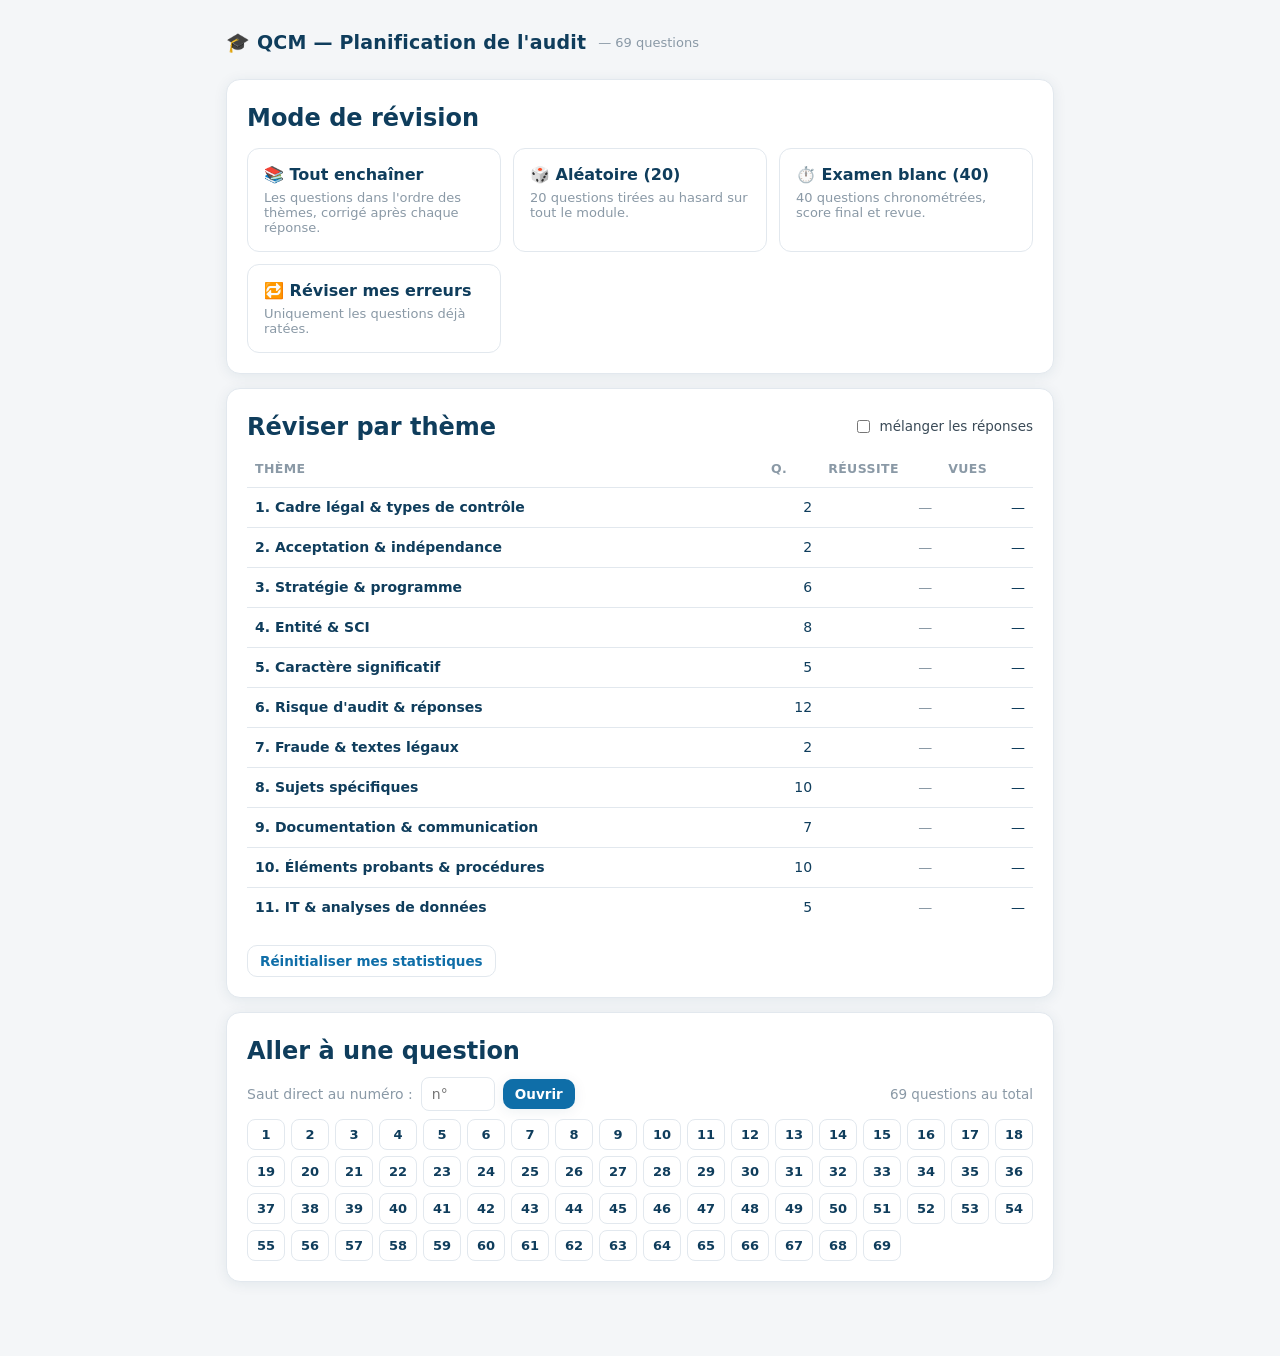
<file: planification-audit/qcm-planification-audit.html>
<!DOCTYPE html>
<html lang="fr">
<head>
<meta charset="utf-8">
<meta name="viewport" content="width=device-width, initial-scale=1">
<title>QCM — Planification de l'audit</title>
<style>
  :root{
    --bg:#f4f6f8; --card:#ffffff; --ink:#0f3d5c; --ink2:#3a4a57; --muted:#8a99a6;
    --line:#e2e8ee; --accent:#0f6ea8; --accent-ink:#ffffff;
    --good:#1b6e2a; --good-bg:#eef6ef; --good-line:#7aa87f;
    --bad:#b01f24; --bad-bg:#fbeeee; --bad-line:#d98a8a;
    --warn:#b7791f; --shadow:0 2px 14px rgba(15,61,92,.08);
    --radius:14px;
  }
  @media (prefers-color-scheme: dark){
    :root{
      --bg:#0e1620; --card:#16212e; --ink:#e8eef4; --ink2:#b6c4d0; --muted:#7f909e;
      --line:#26333f; --accent:#3aa0d6; --accent-ink:#06202e;
      --good:#7fd08c; --good-bg:#15271a; --good-line:#2f6a3a;
      --bad:#f0a0a0; --bad-bg:#2a1618; --bad-line:#7a3236;
      --warn:#e0b464; --shadow:0 2px 18px rgba(0,0,0,.35);
    }
  }
  *{box-sizing:border-box}
  html,body{margin:0;padding:0}
  body{background:var(--bg);color:var(--ink);font:16px/1.5 "Segoe UI",system-ui,-apple-system,sans-serif;
       -webkit-font-smoothing:antialiased}
  .wrap{max-width:860px;margin:0 auto;padding:20px 16px 60px}
  header.top{display:flex;align-items:center;gap:12px;margin:8px 0 22px;flex-wrap:wrap}
  header.top h1{font-size:19px;margin:0;font-weight:650;letter-spacing:.2px}
  header.top .sub{color:var(--muted);font-size:13px}
  .spacer{flex:1}
  button{font-family:inherit;cursor:pointer;border:none;border-radius:10px;font-size:15px}
  .btn{background:var(--accent);color:var(--accent-ink);padding:11px 18px;font-weight:600;
       box-shadow:var(--shadow);transition:transform .05s ease,filter .15s}
  .btn:hover{filter:brightness(1.06)} .btn:active{transform:translateY(1px)}
  .btn.ghost{background:transparent;color:var(--accent);box-shadow:none;border:1.5px solid var(--line)}
  .btn.small{padding:7px 12px;font-size:13.5px}
  .card{background:var(--card);border:1px solid var(--line);border-radius:var(--radius);
        box-shadow:var(--shadow);padding:20px;margin:14px 0}
  .grid{display:grid;gap:12px}
  .modes{grid-template-columns:repeat(auto-fit,minmax(220px,1fr))}
  .mode{display:flex;flex-direction:column;gap:6px;text-align:left;background:var(--card);
        border:1.5px solid var(--line);border-radius:12px;padding:16px;color:var(--ink);transition:border-color .15s,transform .05s}
  .mode:hover{border-color:var(--accent)} .mode:active{transform:translateY(1px)}
  .mode .t{font-weight:650;font-size:16px}
  .mode .d{color:var(--muted);font-size:13px}
  table.dom{width:100%;border-collapse:collapse;font-size:14px}
  table.dom th,table.dom td{text-align:left;padding:9px 8px;border-bottom:1px solid var(--line)}
  table.dom th{color:var(--muted);font-weight:600;font-size:12.5px;text-transform:uppercase;letter-spacing:.4px}
  table.dom tr:last-child td{border-bottom:none}
  table.dom td.num{text-align:right;font-variant-numeric:tabular-nums}
  .dombtn{width:100%;text-align:left;background:transparent;color:var(--ink);padding:0;font-size:14px;font-weight:600}
  .dombtn:hover{color:var(--accent)}
  .bar{height:7px;border-radius:5px;background:var(--line);overflow:hidden;min-width:60px}
  .bar > i{display:block;height:100%;border-radius:5px}
  .pill{display:inline-block;padding:2px 9px;border-radius:20px;font-size:11.5px;font-weight:600;letter-spacing:.3px}
  .pill.d1{background:#eaf3ea;color:#2f6a3a} .pill.d2{background:#fdf3e3;color:#9a6a15} .pill.d3{background:#fbeeee;color:#a33}
  @media (prefers-color-scheme: dark){.pill.d1{background:#173021;color:#8fce9c}.pill.d2{background:#2c2412;color:#e0b464}.pill.d3{background:#2a1618;color:#f0a0a0}}
  .pill.ajout{background:#efe6fb;color:#6b3fa0}
  @media (prefers-color-scheme: dark){.pill.ajout{background:#241a33;color:#c3a3f0}}
  .qmeta{display:flex;gap:10px;align-items:center;flex-wrap:wrap;color:var(--muted);font-size:12.5px;margin-bottom:6px}
  .qtext{font-size:18px;font-weight:600;line-height:1.45;margin:6px 0 16px}
  .choices{display:grid;gap:10px}
  .choice{display:flex;gap:12px;align-items:flex-start;text-align:left;background:var(--card);
          border:1.5px solid var(--line);border-radius:12px;padding:13px 15px;color:var(--ink);font-size:15.5px;
          transition:border-color .12s,background .12s;width:100%}
  .choice:hover:not(:disabled){border-color:var(--accent)}
  .choice .k{flex:none;width:26px;height:26px;border-radius:7px;background:var(--line);color:var(--ink2);
             display:grid;place-items:center;font-weight:700;font-size:14px}
  .choice.correct{border-color:var(--good-line);background:var(--good-bg)}
  .choice.correct .k{background:var(--good);color:#fff}
  .choice.wrong{border-color:var(--bad-line);background:var(--bad-bg)}
  .choice.wrong .k{background:var(--bad);color:#fff}
  .choice:disabled{cursor:default;opacity:1}
  .explain{margin-top:16px;border-left:4px solid var(--accent);background:rgba(15,110,168,.06);
           border-radius:0 10px 10px 0;padding:13px 15px;font-size:14.5px}
  .explain.ok{border-color:var(--good);background:var(--good-bg)}
  .explain.ko{border-color:var(--bad);background:var(--bad-bg)}
  .explain .verdict{font-weight:700;margin-bottom:4px}
  .explain .art{color:var(--ink2)}
  .explain .ref{margin-top:7px;font-size:13px}
  .explain .ref b{color:var(--ink)}
  .renvoi{display:inline-block;margin-top:6px;font-size:12.5px;color:var(--accent);font-weight:600}
  .footbar{display:flex;align-items:center;gap:12px;margin-top:18px;flex-wrap:wrap}
  .prog{color:var(--muted);font-size:13.5px;font-variant-numeric:tabular-nums}
  .timer{font-variant-numeric:tabular-nums;font-weight:700;font-size:16px;padding:5px 12px;border-radius:9px;
         background:var(--line);color:var(--ink)}
  .timer.warn{color:#fff;background:var(--warn)}
  .scoreBig{font-size:46px;font-weight:800;letter-spacing:-1px}
  .scoreSub{color:var(--muted);font-size:15px}
  .rev{border:1px solid var(--line);border-radius:10px;padding:12px 14px;margin:10px 0;font-size:14px}
  .rev .q{font-weight:600;margin-bottom:6px}
  .rev .mine{color:var(--bad)} .rev .good{color:var(--good)}
  .hidden{display:none!important}
  .kbd{font:12px ui-monospace,Consolas,monospace;background:var(--line);padding:1px 6px;border-radius:5px}
  .toggle{display:flex;align-items:center;gap:7px;font-size:13.5px;color:var(--ink2);cursor:pointer;user-select:none}
  /* navigation par numéro */
  .numgrid{display:grid;grid-template-columns:repeat(auto-fill,minmax(38px,1fr));gap:6px;margin-top:8px}
  .numbtn{padding:7px 0;text-align:center;border:1.5px solid var(--line);border-radius:8px;background:var(--card);
          color:var(--ink);font-size:13px;font-weight:600;font-variant-numeric:tabular-nums}
  .numbtn:hover{border-color:var(--accent)}
  .numbtn.ok{background:var(--good-bg);border-color:var(--good-line);color:var(--good)}
  .numbtn.ko{background:var(--bad-bg);border-color:var(--bad-line);color:var(--bad)}
  .numbtn.cur{outline:2px solid var(--accent);outline-offset:1px}
  .jump{display:flex;gap:8px;align-items:center;flex-wrap:wrap}
  .jump input{width:74px;padding:8px 10px;border:1.5px solid var(--line);border-radius:8px;background:var(--card);
              color:var(--ink);font-size:14px;font-family:inherit}
</style>
</head>
<body>
<div class="wrap">
  <header class="top">
    <h1>🎓 QCM — Planification de l'audit</h1>
    <span class="sub" id="matLabel"></span>
    <span class="spacer"></span>
    <button class="btn ghost small hidden" id="homeBtn">↩ Menu</button>
  </header>

  <!-- ÉCRAN 1 : menu -->
  <section id="screen-menu">
    <div class="card">
      <h2 style="margin:0 0 12px">Mode de révision</h2>
      <div class="grid modes">
        <button class="mode" data-mode="all"><span class="t">📚 Tout enchaîner</span><span class="d">Les questions dans l'ordre des thèmes, corrigé après chaque réponse.</span></button>
        <button class="mode" data-mode="random"><span class="t">🎲 Aléatoire (20)</span><span class="d">20 questions tirées au hasard sur tout le module.</span></button>
        <button class="mode" data-mode="exam"><span class="t">⏱️ Examen blanc (40)</span><span class="d">40 questions chronométrées, score final et revue.</span></button>
        <button class="mode" data-mode="errors"><span class="t">🔁 Réviser mes erreurs</span><span class="d">Uniquement les questions déjà ratées.</span></button>
      </div>
    </div>

    <div class="card">
      <div style="display:flex;align-items:center;gap:10px;margin-bottom:6px;flex-wrap:wrap">
        <h2 style="margin:0">Réviser par thème</h2>
        <span class="spacer"></span>
        <label class="toggle"><input type="checkbox" id="shuffleChoices"> mélanger les réponses</label>
      </div>
      <table class="dom">
        <thead><tr><th>Thème</th><th class="num">Q.</th><th class="num" style="width:120px">Réussite</th><th class="num">Vues</th></tr></thead>
        <tbody id="domBody"></tbody>
      </table>
      <div class="footbar">
        <button class="btn ghost small" id="resetStats">Réinitialiser mes statistiques</button>
      </div>
    </div>

    <div class="card">
      <h2 style="margin:0 0 8px">Aller à une question</h2>
      <div class="jump">
        <span style="color:var(--muted);font-size:14px">Saut direct au numéro :</span>
        <input type="number" id="jumpInput" min="1" placeholder="n°">
        <button class="btn small" id="jumpBtn">Ouvrir</button>
        <span class="spacer"></span>
        <span class="prog" id="totalCount"></span>
      </div>
      <div class="numgrid" id="numGrid"></div>
    </div>
  </section>

  <!-- ÉCRAN 2 : quiz -->
  <section id="screen-quiz" class="hidden">
    <div class="card">
      <div class="qmeta">
        <span id="qDom"></span> · <span id="qSub"></span>
        <span class="pill" id="qDiff"></span>
        <span class="pill ajout hidden" id="qAjout">[AJOUT]</span>
        <span class="spacer"></span>
        <span class="timer hidden" id="timer">00:00</span>
      </div>
      <div class="qtext" id="qText"></div>
      <div class="choices" id="qChoices"></div>
      <div class="explain hidden" id="qExplain"></div>
      <div class="footbar">
        <span class="prog" id="qProg"></span>
        <span class="spacer"></span>
        <button class="btn ghost small" id="prevBtn">← Précédent</button>
        <button class="btn ghost small" id="skipBtn">Passer</button>
        <button class="btn small hidden" id="nextBtn">Suivant →</button>
        <button class="btn small hidden" id="finishExamBtn">Terminer</button>
      </div>
    </div>
  </section>

  <!-- ÉCRAN 3 : résultats -->
  <section id="screen-result" class="hidden">
    <div class="card" style="text-align:center">
      <div class="scoreBig" id="rScore"></div>
      <div class="scoreSub" id="rSub"></div>
      <div class="footbar" style="justify-content:center;margin-top:18px">
        <button class="btn" id="rAgain">Rejouer</button>
        <button class="btn ghost" id="rMenu">Menu</button>
        <button class="btn ghost" id="rReviewErrors">Réviser les erreurs</button>
      </div>
    </div>
    <div class="card" id="rReviewCard">
      <h2 style="margin:0 0 6px">Revue des réponses</h2>
      <div id="rReview"></div>
    </div>
  </section>
</div>

<script id="qdata" type="application/json">
[
 {
  "domaine": "1. Cadre légal & types de contrôle",
  "sous_theme": "Acceptation contrôle ordinaire",
  "type": "cas",
  "difficulte": 2,
  "anchor": "s2-1",
  "renvoi": "§2.1 du mémento",
  "confidence": "high",
  "divergence": "",
  "question": "Quelles vérifications ne devez-vous PAS effectuer dans tous les cas avant de soumettre une offre pour le contrôle ordinaire de la société ABA SA ?",
  "choix": [
   "L'organe de révision doit être indépendant, en fait et en apparence.",
   "L'équipe et le réviseur responsable doivent disposer des compétences techniques nécessaires.",
   "L'organe de révision doit détenir l'agrément ASR et le réviseur responsable l'agrément d'expert-réviseur.",
   "Il faut garantir que ABA SA est correctement inscrite auprès des autorités fiscales et assujettie à la TVA."
  ],
  "reponse": 3,
  "explication": "L'assujettissement fiscal/TVA du client ne conditionne pas l'acceptation d'un mandat d'audit. Indépendance, compétences et agrément ASR/expert-réviseur, eux, sont des conditions préalables. Base : LSR · art. 727b-728 CO. → voir §2.1 du mémento.",
  "ajout": false,
  "id": "PA-001"
 },
 {
  "domaine": "1. Cadre légal & types de contrôle",
  "sous_theme": "Opting-out (art. 727a CO)",
  "type": "cas",
  "difficulte": 2,
  "ajout": true,
  "anchor": "s1-3",
  "renvoi": "§1.3 du mémento",
  "question": "Une SA emploie 8 collaborateurs (EPT) et n'est pas soumise au contrôle ordinaire. À quelle condition peut-elle renoncer au contrôle restreint (opting-out) ?",
  "choix": [
   "Avec l'accord de la majorité des actionnaires présents à l'assemblée générale.",
   "Sur simple décision du conseil d'administration.",
   "Avec l'accord de l'ensemble des actionnaires, l'effectif ne dépassant pas 10 emplois à plein temps en moyenne annuelle.",
   "Uniquement si le total du bilan est inférieur à 100 000 CHF."
  ],
  "reponse": 2,
  "explication": "Selon l'art. 727a al. 2 CO, l'opting-out exige l'accord de TOUS les actionnaires (unanimité, et non la majorité — A faux) et un effectif ne dépassant pas 10 EPT en moyenne annuelle. Ce n'est pas une décision du CA (B faux) et aucun seuil de bilan de 100 000 CHF n'est requis (D faux). Base : art. 727a al. 2 CO. → voir §1.3 du mémento.",
  "confidence": "high",
  "divergence": "",
  "id": "PA-002"
 },
 {
  "domaine": "2. Acceptation & indépendance",
  "sous_theme": "Confirmation de mandat",
  "type": "cas",
  "difficulte": 2,
  "anchor": "s2-3",
  "renvoi": "§2.3 du mémento",
  "confidence": "medium",
  "divergence": "",
  "question": "Quels éléments devez-vous consigner dans tous les cas dans une confirmation de mandat pour un contrôle ordinaire ?",
  "choix": [
   "La date de la prochaine assemblée générale.",
   "La stratégie d'audit, intégrée par précaution à la confirmation de mandat.",
   "La forme et le contenu prévus de vos rapports.",
   "Un projet d'opinion d'audit destiné à l'assemblée générale."
  ],
  "reponse": 2,
  "explication": "La confirmation de mandat précise notamment la forme et le contenu prévus des rapports. Elle n'intègre ni la stratégie d'audit, ni un projet d'opinion, ni nécessairement la date de l'AG. Base : ISA-CH 210. → voir §2.3 du mémento.",
  "ajout": false,
  "id": "PA-003"
 },
 {
  "domaine": "2. Acceptation & indépendance",
  "sous_theme": "Rotation du réviseur responsable (730a CO)",
  "type": "cas",
  "difficulte": 2,
  "ajout": true,
  "anchor": "s2-2",
  "renvoi": "§2.2 du mémento",
  "question": "Le réviseur responsable d'un contrôle ordinaire dirige le mandat depuis 7 ans. Que prévoit le CO ?",
  "choix": [
   "Il doit interrompre sa direction du mandat et ne peut la reprendre qu'après une interruption de 3 ans ; l'entreprise de révision, elle, peut rester en fonction.",
   "Il peut continuer indéfiniment tant que le client est satisfait de ses prestations.",
   "L'ensemble de l'entreprise de révision doit être remplacé immédiatement.",
   "La règle de rotation ne s'applique qu'aux sociétés cotées à l'étranger."
  ],
  "reponse": 0,
  "explication": "Selon l'art. 730a al. 2 CO, le réviseur responsable (la personne) ne peut diriger le mandat plus de 7 ans, puis une interruption de 3 ans est requise ; c'est la personne qui tourne, pas l'entreprise de révision (C faux). La règle s'applique au contrôle ordinaire, sans être limitée aux sociétés étrangères (D faux) ni indéfiniment renouvelable (B faux). Base : art. 730a al. 2 CO. → voir §2.2 du mémento.",
  "confidence": "high",
  "divergence": "",
  "id": "PA-004"
 },
 {
  "domaine": "3. Stratégie & programme",
  "sous_theme": "Phases de l'audit",
  "type": "definition",
  "difficulte": 1,
  "anchor": "s1-1",
  "renvoi": "§1.1 du mémento",
  "confidence": "high",
  "divergence": "",
  "question": "Quelle est la deuxième des quatre phases de l'audit ?",
  "choix": [
   "Planification de l'audit",
   "Mandat d'audit",
   "Clôture de l'audit et rapport",
   "Réalisation de la mission"
  ],
  "reponse": 0,
  "explication": "Ordre des phases : (1) Mandat d'audit, (2) Planification, (3) Réalisation, (4) Clôture/Rapport. La planification est donc la 2ᵉ phase. Base : structure ISA-CH 300. → voir §1.1 du mémento.",
  "ajout": false,
  "id": "PA-005"
 },
 {
  "domaine": "3. Stratégie & programme",
  "sous_theme": "Stratégie vs programme",
  "type": "piege",
  "difficulte": 2,
  "anchor": "s3-1",
  "renvoi": "§3.1 du mémento",
  "confidence": "high",
  "divergence": "",
  "question": "Parmi les affirmations suivantes, laquelle est fausse ?",
  "choix": [
   "La stratégie générale d'audit désigne la planification sommaire de l'audit des états financiers.",
   "Le programme d'audit désigne la planification détaillée de l'audit des états financiers.",
   "Lorsqu'il détermine le programme d'audit, l'auditeur décide du type de procédure (tests de procédures ou contrôles de substance) pour chaque domaine.",
   "Lorsqu'il élabore le programme d'audit, l'auditeur détermine les procédures concrètes (type, calendrier et étendue) pour chaque domaine."
  ],
  "reponse": 2,
  "explication": "Le choix du TYPE d'approche par domaine relève de la STRATÉGIE (planification sommaire), non du programme. Le programme fixe les procédures concrètes (nature/calendrier/étendue). Base : ISA-CH 300. → voir §3.1 du mémento.",
  "ajout": false,
  "id": "PA-006"
 },
 {
  "domaine": "3. Stratégie & programme",
  "sous_theme": "Planification itérative",
  "type": "piege",
  "difficulte": 2,
  "anchor": "s3-2",
  "renvoi": "§3.2 du mémento",
  "confidence": "high",
  "divergence": "",
  "question": "Quelle affirmation concernant la planification de l'audit est correcte ?",
  "choix": [
   "La fiabilité des éléments probants dépend notamment de leur nature verbale ou écrite.",
   "Les sections d'audit sont exclusivement des postes individuels des comptes annuels.",
   "L'auditeur n'intègre le SCI dans sa planification que s'il souhaite tester l'efficacité des contrôles.",
   "La planification doit être terminée avant la réalisation ; aucune adaptation ultérieure n'est permise."
  ],
  "reponse": 0,
  "explication": "La fiabilité d'un élément probant dépend de sa source et de sa nature (écrit plus fiable que verbal). La planification est itérative (adaptable) et intègre le SCI dès la connaissance de l'entité, pas seulement pour tester l'efficacité. Base : ISA-CH 300/500. → voir §3.2 du mémento.",
  "ajout": false,
  "id": "PA-007"
 },
 {
  "domaine": "3. Stratégie & programme",
  "sous_theme": "Programme d'audit",
  "type": "cas",
  "difficulte": 2,
  "anchor": "s3-1",
  "renvoi": "§3.1 du mémento",
  "confidence": "high",
  "divergence": "",
  "question": "Quelle affirmation concernant la planification détaillée (élaboration d'un programme de contrôle) est correcte ?",
  "choix": [
   "C'est lors de l'élaboration du programme que l'on détermine quels risques sont importants.",
   "L'élaboration d'un programme relève exclusivement du jugement professionnel de l'auditeur.",
   "La stratégie d'audit découle du programme de contrôle.",
   "Le programme comprend des procédures d'audit se rapportant à des assertions des états financiers."
  ],
  "reponse": 3,
  "explication": "Le programme traduit la stratégie en procédures ciblant les assertions. La classification des risques importants relève de la planification sommaire, et c'est le programme qui découle de la stratégie (pas l'inverse). Base : ISA-CH 300/330. → voir §3.1 du mémento.",
  "ajout": false,
  "id": "PA-008"
 },
 {
  "domaine": "3. Stratégie & programme",
  "sous_theme": "Planification évolutive",
  "type": "cas",
  "difficulte": 2,
  "anchor": "s3-2",
  "renvoi": "§3.2 du mémento",
  "confidence": "medium",
  "divergence": "",
  "question": "Quelle affirmation concernant la planification de l'audit est correcte ?",
  "choix": [
   "Une tâche obligatoire est d'identifier les processus d'évaluation significatifs et les risques individuels, base des étapes suivantes.",
   "Les analyses financières utilisées ne doivent pas nécessairement porter sur l'année en cours.",
   "Si la société a réalisé sa propre évaluation des risques, l'auditeur peut renoncer à la sienne.",
   "La planification, une fois arrêtée, ne peut plus être adaptée."
  ],
  "reponse": 0,
  "explication": "Identifier les processus significatifs et les risques est une tâche obligatoire, base du programme. L'auditeur doit conduire sa propre évaluation des risques (actualisée), la planification restant évolutive. Base : ISA-CH 300/315. → voir §3.2 du mémento.",
  "ajout": false,
  "id": "PA-009"
 },
 {
  "domaine": "3. Stratégie & programme",
  "sous_theme": "Stratégie vs programme",
  "type": "cas",
  "difficulte": 2,
  "anchor": "s3-1",
  "renvoi": "§3.1 du mémento",
  "confidence": "medium",
  "divergence": "",
  "question": "Quelle affirmation concernant la planification de l'audit est correcte ?",
  "choix": [
   "Après avoir élaboré la stratégie, l'auditeur établit aussi le programme de contrôle, sauf en contrôle restreint.",
   "L'auditeur mentionne dans la stratégie si la procédure appliquée est progressive ou rétrospective.",
   "L'auditeur mentionne dans le programme si la procédure est progressive ou rétrospective.",
   "La stratégie contribue à l'efficience et l'efficacité, mais pas le programme de contrôle."
  ],
  "reponse": 0,
  "explication": "Le programme de contrôle prolonge la stratégie en contrôle ordinaire ; en contrôle restreint, il n'y a pas de programme au sens ISA-CH. Le sens de la procédure se précise au niveau des procédures concrètes, et le programme contribue lui aussi à l'efficacité. Base : ISA-CH 300. → voir §3.1 du mémento.",
  "ajout": false,
  "id": "PA-010"
 },
 {
  "domaine": "4. Entité & SCI",
  "sous_theme": "Facteurs ISA-CH 315",
  "type": "piege",
  "difficulte": 1,
  "anchor": "s4-1",
  "renvoi": "§4.1 du mémento",
  "confidence": "high",
  "divergence": "",
  "question": "Laquelle des propositions suivantes ne désigne PAS un facteur de l'entité dont l'auditeur doit acquérir une connaissance en vertu de la norme ISA-CH 315 ?",
  "choix": [
   "Les types d'investissements actuels et prévus",
   "L'environnement juridique et réglementaire",
   "La police d'écriture du logo",
   "Le financement de l'entité"
  ],
  "reponse": 2,
  "explication": "La police d'écriture du logo est sans pertinence pour l'évaluation des risques d'anomalies. Investissements, environnement juridique et financement sont, eux, de vrais facteurs de connaissance de l'entité. Base : ISA-CH 315. → voir §4.1 du mémento.",
  "ajout": false,
  "id": "PA-011"
 },
 {
  "domaine": "4. Entité & SCI",
  "sous_theme": "Facteurs ISA-CH 315",
  "type": "piege",
  "difficulte": 1,
  "anchor": "s4-1",
  "renvoi": "§4.1 du mémento",
  "confidence": "high",
  "divergence": "",
  "question": "Laquelle des propositions suivantes désigne l'un des facteurs de l'entité dont l'auditeur doit acquérir une connaissance en vertu de la norme ISA-CH 315 ?",
  "choix": [
   "Le nombre de jours de congé de la direction",
   "La fréquence des sorties de groupe",
   "Le référentiel comptable applicable (p. ex. IFRS)",
   "Le lieu prévu pour la fête de Noël"
  ],
  "reponse": 2,
  "explication": "Le référentiel comptable appliqué (CO, Swiss GAAP RPC, IFRS…) est un facteur essentiel de la connaissance de l'entité. Les autres options sont sans lien avec le risque d'anomalies. Base : ISA-CH 315. → voir §4.1 du mémento.",
  "ajout": false,
  "id": "PA-012"
 },
 {
  "domaine": "4. Entité & SCI",
  "sous_theme": "Test de cheminement",
  "type": "cas",
  "difficulte": 2,
  "anchor": "s4-3",
  "renvoi": "§4.3 du mémento",
  "confidence": "high",
  "divergence": "",
  "question": "Concernant la vérification d'un processus d'achat dans le cadre d'un test de cheminement, quelle affirmation est exacte ?",
  "choix": [
   "Les contrôles IT généraux sont vérifiés dans le cadre du test de cheminement.",
   "D'après les descriptions de processus, un cas concret est suivi et l'on vérifie que les contrôles décrits sont effectivement effectués.",
   "Le test de cheminement repose essentiellement sur l'audition du client ; les contrôles ne sont vérifiés sur pièces que dans des cas particuliers.",
   "La sortie de la marchandise lors de la vente doit être intégrée à la vérification du processus d'achat."
  ],
  "reponse": 1,
  "explication": "Le test de cheminement suit un cas concret de bout en bout pour confirmer que les contrôles décrits existent et sont mis en œuvre (conception + mise en œuvre), au-delà de la simple audition. Base : NAS-CH 890. → voir §4.3 du mémento.",
  "ajout": false,
  "id": "PA-013"
 },
 {
  "domaine": "4. Entité & SCI",
  "sous_theme": "Existence du SCI (890)",
  "type": "piege",
  "difficulte": 2,
  "anchor": "s4-3",
  "renvoi": "§4.3 du mémento",
  "confidence": "high",
  "divergence": "",
  "question": "Quel élément ne relève pas de la vérification de l'existence du SCI selon la NAS-CH 890 ?",
  "choix": [
   "Documentation adéquate du SCI",
   "Mise en place du SCI (utilisation effective dans l'entreprise)",
   "Efficacité des contrôles sélectionnés",
   "Existence des contrôles IT généraux"
  ],
  "reponse": 2,
  "explication": "La vérification de l'existence du SCI porte sur la documentation, la mise en place et l'existence des contrôles (dont GITC) — mais PAS sur l'efficacité du fonctionnement, qui relève des tests de procédures. Base : NAS-CH 890 · art. 728a al. 1 ch. 3 CO. → voir §4.3 du mémento.",
  "ajout": false,
  "id": "PA-014"
 },
 {
  "domaine": "4. Entité & SCI",
  "sous_theme": "Notion de SCI",
  "type": "piege",
  "difficulte": 2,
  "anchor": "s4-2",
  "renvoi": "§4.2 du mémento",
  "confidence": "medium",
  "divergence": "",
  "question": "Quelle affirmation concernant un système de contrôle interne (SCI) est correcte ?",
  "choix": [
   "La révision interne est un élément indispensable de tout SCI.",
   "Par « risque », on entend la possibilité de perte ou de dommage pour l'entreprise.",
   "Des descriptions de processus détaillées sont indispensables : sans elles, l'existence du SCI ne peut jamais être attestée.",
   "Le SCI doit garantir que tous les risques de l'entreprise soient éliminés."
  ],
  "reponse": 1,
  "explication": "Un risque est la possibilité de perte/dommage. La révision interne n'est pas obligatoire dans tout SCI, et un SCI ne peut éliminer tous les risques (limites inhérentes), il les réduit. Base : ISA-CH 315 · NAS-CH 890. → voir §4.2 du mémento.",
  "ajout": false,
  "id": "PA-015"
 },
 {
  "domaine": "4. Entité & SCI",
  "sous_theme": "Existence du SCI (890)",
  "type": "cas",
  "difficulte": 3,
  "anchor": "s4-3",
  "renvoi": "§4.3 du mémento",
  "confidence": "medium",
  "divergence": "",
  "question": "Quelle affirmation concernant la vérification de l'existence du SCI selon la NAS-CH 890 est correcte ?",
  "choix": [
   "L'auditeur n'est pas tenu de garantir le fonctionnement permanent des contrôles pour confirmer positivement l'existence du SCI.",
   "On distingue les contrôles indirects au niveau des processus et les contrôles directs au niveau de l'entreprise.",
   "Il suffit de procéder une seule fois aux contrôles IT généraux, sans les répéter chaque année.",
   "Pour les comptes consolidés d'une société cotée, la vérification de l'existence du SCI n'est pas obligatoire."
  ],
  "reponse": 0,
  "explication": "La confirmation de l'existence du SCI ne requiert pas d'attester le fonctionnement permanent (efficacité) des contrôles : elle porte sur conception et mise en œuvre. L'évaluation est annuelle et l'obligation légale (728a CO) demeure. Base : NAS-CH 890 · art. 728a CO. → voir §4.3 du mémento.",
  "ajout": false,
  "id": "PA-016"
 },
 {
  "domaine": "4. Entité & SCI",
  "sous_theme": "ISA-CH 315 et SCI",
  "type": "piege",
  "difficulte": 2,
  "anchor": "s4",
  "renvoi": "§4 du mémento",
  "confidence": "high",
  "divergence": "",
  "question": "Quelle affirmation concernant l'évaluation des risques en planification est fausse ?",
  "choix": [
   "L'évaluation des risques contribue à l'efficience de l'audit ; un caractère significatif approprié y participe.",
   "Les risques sont habituellement évalués selon une approche « top-down ».",
   "Les procédures d'évaluation des risques se limitent aux auditions de la direction ou à l'examen de la stratégie.",
   "L'ISA-CH 315 traite de l'identification et de l'évaluation des risques via la connaissance de l'entité, y compris du SCI."
  ],
  "reponse": 2,
  "explication": "Les procédures d'évaluation des risques ne se limitent pas aux entretiens : elles incluent l'observation, l'inspection et les procédures analytiques. L'ISA-CH 315 couvre bien le SCI (contrairement à ce que suggère un autre distracteur). Base : ISA-CH 315. → voir §4 du mémento.",
  "ajout": false,
  "id": "PA-017"
 },
 {
  "domaine": "4. Entité & SCI",
  "sous_theme": "Existence du SCI & responsabilité",
  "type": "cas",
  "difficulte": 3,
  "anchor": "s4-2",
  "renvoi": "§4.2 du mémento",
  "confidence": "medium",
  "divergence": "",
  "question": "Quelle affirmation concernant la vérification de l'existence du SCI est correcte ?",
  "choix": [
   "L'assemblée générale est responsable de la conception et du maintien d'un SCI approprié.",
   "Parmi les conditions d'une confirmation positive figurent un SCI concrétisé et vérifiable et des contrôles au niveau de l'entreprise efficaces.",
   "Si le SCI est confirmé, le risque de non-détection devient élevé car le risque de contrôle baisse.",
   "Une déficience majeure du SCI existe dès qu'une déficience mérite l'attention du CA."
  ],
  "reponse": 1,
  "explication": "Une confirmation positive suppose un SCI concrétisé, vérifiable et des contrôles au niveau entreprise efficaces. La responsabilité du SCI incombe au CA/direction (non à l'AG) ; un RC plus bas permet un RND plus élevé (relation, pas conséquence automatique de la seule confirmation). Base : NAS-CH 890 · art. 716a/728a CO. → voir §4.2 du mémento.",
  "ajout": false,
  "id": "PA-018"
 },
 {
  "domaine": "5. Caractère significatif",
  "sous_theme": "Types de seuils (320)",
  "type": "piege",
  "difficulte": 2,
  "anchor": "s5-2",
  "renvoi": "§5.2 du mémento",
  "confidence": "high",
  "divergence": "",
  "question": "Lequel des types de caractère significatif suivants n'est pas mentionné dans la norme ISA-CH 320 ?",
  "choix": [
   "Seuil de signification pour les états financiers pris dans leur ensemble",
   "Seuil de planification (performance materiality)",
   "Seuil de non-intervention",
   "Seuils de signification pour des flux d'opérations, soldes de comptes ou informations particuliers"
  ],
  "reponse": 2,
  "explication": "L'ISA-CH 320 traite du seuil global, du seuil de planification (performance materiality) et des seuils spécifiques. Le « seuil de non-intervention » (anomalies clairement insignifiantes) relève de l'évaluation des anomalies (ISA-CH 450), pas du 320. Base : ISA-CH 320. → voir §5.2 du mémento.",
  "ajout": false,
  "id": "PA-019"
 },
 {
  "domaine": "5. Caractère significatif",
  "sous_theme": "Définition (320)",
  "type": "definition",
  "difficulte": 2,
  "anchor": "s5-1",
  "renvoi": "§5.1 du mémento",
  "confidence": "high",
  "divergence": "",
  "question": "Laquelle des affirmations suivantes est correcte ?",
  "choix": [
   "Les anomalies peuvent être significatives sur le plan quantitatif, mais aussi qualitatif.",
   "Le caractère significatif est en principe défini différemment dans les IFRS et dans les Swiss GAAP RPC.",
   "Le caractère significatif est une exigence purement qualitative, déterminée par l'association professionnelle de l'entreprise.",
   "L'erreur tolérable doit être supérieure au caractère significatif global."
  ],
  "reponse": 0,
  "explication": "Une anomalie peut être significative par son montant (quantitatif) ou par sa nature (qualitatif : parties liées, bascule bénéfice/perte…). Le caractère significatif est un jugement de l'auditeur, pas de l'association professionnelle, et l'erreur tolérable est inférieure au seuil global. Base : ISA-CH 320. → voir §5.1 du mémento.",
  "ajout": false,
  "id": "PA-020"
 },
 {
  "domaine": "5. Caractère significatif",
  "sous_theme": "Détermination (320)",
  "type": "piege",
  "difficulte": 2,
  "anchor": "s5-3",
  "renvoi": "§5.3 du mémento",
  "confidence": "high",
  "divergence": "",
  "question": "Laquelle des affirmations est erronée ?",
  "choix": [
   "Le caractère significatif aide à fixer les priorités d'audit et à définir la nature et l'étendue des procédures.",
   "Les pourcentages indiqués dans le MSA « Contrôle ordinaire » sont des valeurs cibles obligatoires, appliquées sans jugement professionnel.",
   "L'évaluation du caractère significatif relève du jugement professionnel de l'auditeur.",
   "L'auditeur évalue la branche, la situation économique, la structure de propriété, le cercle des destinataires et les erreurs des audits antérieurs."
  ],
  "reponse": 1,
  "explication": "Les fourchettes du MSA sont des repères indicatifs, pas des valeurs cibles obligatoires : le jugement professionnel prime. Les trois autres affirmations sont exactes. Base : ISA-CH 320 · MSA. → voir §5.3 du mémento.",
  "ajout": false,
  "id": "PA-021"
 },
 {
  "domaine": "5. Caractère significatif",
  "sous_theme": "Jugement professionnel",
  "type": "cas",
  "difficulte": 3,
  "anchor": "s5-1",
  "renvoi": "§5.1 du mémento",
  "confidence": "medium",
  "divergence": "",
  "question": "L'auditeur exerce son jugement professionnel pour évaluer le caractère significatif. Quelle affirmation est correcte ?",
  "choix": [
   "Plus le caractère significatif est élevé, moins l'audit est efficace.",
   "Si l'auditeur abaisse le seuil de signification en cours d'audit, le risque d'audit augmente.",
   "Plus le caractère significatif est faible, plus l'audit est efficient.",
   "L'entreprise auditée influence toujours la détermination du seuil de signification global."
  ],
  "reponse": 3,
  "explication": "Le seuil global dépend des caractéristiques de l'entité (branche, destinataires, grandeur de référence) : l'entreprise influence donc toujours sa détermination. Abaisser le seuil augmente l'étendue des travaux (donc réduit le risque, mais diminue l'efficience). Base : ISA-CH 320. → voir §5.1 du mémento.",
  "ajout": false,
  "id": "PA-022"
 },
 {
  "domaine": "5. Caractère significatif",
  "sous_theme": "Détermination (piège SNI)",
  "type": "piege",
  "difficulte": 3,
  "anchor": "s5-2",
  "renvoi": "§5.2 du mémento",
  "confidence": "medium",
  "divergence": "Quatre affirmations proches ; la fausse retenue = interdiction des seuils spécifiques. À confronter au support.",
  "question": "Quelle affirmation concernant la détermination du caractère significatif est fausse ?",
  "choix": [
   "Selon les NA-CH, l'auditeur n'est pas autorisé à définir un seuil de signification spécifique pour certains types de transactions à risque.",
   "Le risque d'agrégation est pris en compte via le seuil de planification, fixé en fonction du seuil global.",
   "Un manque de liquidités ou un surendettement peut influencer le calcul du seuil global.",
   "Les NA-CH n'imposent pas un pourcentage figé sur un élément de référence pour le seuil global."
  ],
  "reponse": 0,
  "explication": "L'auditeur PEUT définir des seuils spécifiques pour certains flux/soldes à risque (ISA-CH 320) : l'affirmation contraire est fausse. Les autres sont exactes. Base : ISA-CH 320. → voir §5.2 du mémento.",
  "ajout": false,
  "id": "PA-023"
 },
 {
  "domaine": "6. Risque d'audit & réponses",
  "sous_theme": "Catégories d'assertions",
  "type": "piege",
  "difficulte": 1,
  "anchor": "s6-3",
  "renvoi": "§6.3 du mémento",
  "confidence": "high",
  "divergence": "",
  "question": "Il existe trois catégories distinctes d'assertions dans les états financiers. Laquelle des propositions suivantes n'en est pas une ?",
  "choix": [
   "Assertions relatives aux flux d'opérations et aux événements survenus",
   "Assertions relatives aux soldes de comptes en fin de période",
   "Assertions relatives à la présentation des états financiers et aux informations fournies",
   "Déclarations relatives à la composition de l'organe de contrôle"
  ],
  "reponse": 3,
  "explication": "Les trois catégories d'assertions portent sur les flux d'opérations, les soldes de comptes et la présentation/informations. La composition de l'organe de contrôle n'est pas une assertion. Base : ISA-CH 315. → voir §6.3 du mémento.",
  "ajout": false,
  "id": "PA-024"
 },
 {
  "domaine": "6. Risque d'audit & réponses",
  "sous_theme": "Assertions - soldes",
  "type": "cas",
  "difficulte": 2,
  "anchor": "s6-3",
  "renvoi": "§6.3 du mémento",
  "confidence": "high",
  "divergence": "",
  "question": "Une entreprise a inscrit au bilan des créances clients pour 5 millions et fait ainsi implicitement différentes assertions. Laquelle des assertions suivantes (selon ISA-CH 315) l'entreprise ne fait-elle PAS ?",
  "choix": [
   "Existence (des créances)",
   "Droits et obligations (l'entreprise est titulaire de ces créances)",
   "Efficacité (l'entreprise a efficacement réalisé les créances)",
   "Évaluation (les créances sont récupérables)"
  ],
  "reponse": 2,
  "explication": "« Efficacité » n'est pas une assertion. Pour un solde de bilan, les assertions sont existence, droits & obligations, exhaustivité, évaluation & imputation. Base : ISA-CH 315. → voir §6.3 du mémento.",
  "ajout": false,
  "id": "PA-025"
 },
 {
  "domaine": "6. Risque d'audit & réponses",
  "sous_theme": "Tests de procédures & RC",
  "type": "definition",
  "difficulte": 2,
  "anchor": "s6-5",
  "renvoi": "§6.5 du mémento",
  "confidence": "high",
  "divergence": "",
  "question": "Quelle affirmation est correcte ?",
  "choix": [
   "Les tests de procédures aident à évaluer le risque inhérent.",
   "Les tests de procédures aident à évaluer le risque de contrôle.",
   "Les tests de procédures aident à évaluer le risque de non-détection.",
   "Les tests de procédures aident à évaluer le risque d'audit."
  ],
  "reponse": 1,
  "explication": "Les tests de procédures apprécient l'efficacité du SCI, donc le risque de contrôle (RC). Base : ISA-CH 330. → voir §6.5 du mémento.",
  "ajout": false,
  "id": "PA-026"
 },
 {
  "domaine": "6. Risque d'audit & réponses",
  "sous_theme": "Assertions - soldes",
  "type": "piege",
  "difficulte": 2,
  "anchor": "s6-3",
  "renvoi": "§6.3 du mémento",
  "confidence": "medium",
  "divergence": "Question à double négation ; réponse = assertions typiques des FLUX (survenance/délimitation), non pertinentes pour un solde à la date de clôture — à revoir.",
  "question": "Quelles assertions NE sont PAS pertinentes lors de l'audit des soldes de comptes à la date des états financiers ?",
  "choix": [
   "Existence, évaluation et affectation",
   "Survenance et délimitation périodique",
   "Intégralité, droits et obligations",
   "Exactitude, présentation et représentation"
  ],
  "reponse": 1,
  "explication": "« Survenance » et « délimitation périodique » (cut-off) sont des assertions relatives aux FLUX d'opérations, pas aux soldes de comptes à la date de clôture (existence, droits, exhaustivité, évaluation). Base : ISA-CH 315. → voir §6.3 du mémento.",
  "ajout": false,
  "id": "PA-027"
 },
 {
  "domaine": "6. Risque d'audit & réponses",
  "sous_theme": "Approche orientée risque",
  "type": "definition",
  "difficulte": 2,
  "anchor": "s6-5",
  "renvoi": "§6.5 du mémento",
  "confidence": "high",
  "divergence": "",
  "question": "Quelle affirmation concernant l'approche d'audit orientée risque est correcte ?",
  "choix": [
   "Plus l'audit est efficient, plus il est efficace.",
   "Les risques généraux liés à l'activité n'influent pas sur le risque d'audit.",
   "L'objectif est d'axer l'audit sur les risques importants afin de réduire le risque d'audit à un niveau acceptable.",
   "Une société passée du contrôle restreint à l'ordinaire n'a plus à considérer le risque de non-détection."
  ],
  "reponse": 2,
  "explication": "L'approche orientée risque concentre l'effort sur les risques importants pour ramener le risque d'audit à un niveau acceptable. Efficience et efficacité sont distinctes, et les risques d'activité influencent bien le risque d'audit. Base : ISA-CH 315/330. → voir §6.5 du mémento.",
  "ajout": false,
  "id": "PA-028"
 },
 {
  "domaine": "6. Risque d'audit & réponses",
  "sous_theme": "Définition du risque d'audit",
  "type": "definition",
  "difficulte": 2,
  "anchor": "s6-1",
  "renvoi": "§6.1 du mémento",
  "confidence": "high",
  "divergence": "",
  "question": "Parmi les affirmations suivantes, laquelle est correcte ?",
  "choix": [
   "Le « risque d'audit » est la probabilité de délivrer une opinion sans réserve malgré des anomalies significatives.",
   "Le risque d'audit est la base du programme de contrôle.",
   "Le « risque de détection » est la probabilité que l'auditeur détecte des anomalies significatives.",
   "Le risque de contrôle est influencé par la nature, l'étendue et le calendrier des procédures d'audit."
  ],
  "reponse": 0,
  "explication": "Le risque d'audit = risque d'exprimer une opinion inappropriée alors que les comptes comportent une anomalie significative. Le risque de non-détection (et non le risque de contrôle) dépend des procédures de l'auditeur. Base : ISA-CH 200. → voir §6.1 du mémento.",
  "ajout": false,
  "id": "PA-029"
 },
 {
  "domaine": "6. Risque d'audit & réponses",
  "sous_theme": "Évaluation des risques",
  "type": "cas",
  "difficulte": 2,
  "anchor": "s6-4",
  "renvoi": "§6.4 du mémento",
  "confidence": "medium",
  "divergence": "",
  "question": "Quelle affirmation concernant l'évaluation des risques en planification est correcte ?",
  "choix": [
   "Les risques importants doivent être évalués tant pour le contrôle ordinaire que restreint.",
   "Les tests de procédures sont le seul moyen de faire face aux risques importants.",
   "Dans une approche orientée risque, l'efficacité se traduit par l'obtention d'une opinion avec assurance raisonnable.",
   "Lors d'un premier audit, le risque inhérent et le risque de contrôle doivent toujours être considérés comme élevés."
  ],
  "reponse": 2,
  "explication": "L'efficacité de l'approche orientée risque se mesure à l'obtention d'une assurance raisonnable. La classification des risques importants relève du contrôle ordinaire ; les risques importants exigent des contrôles de substance (pas seulement des tests de procédures). Base : ISA-CH 315/330. → voir §6.4 du mémento.",
  "ajout": false,
  "id": "PA-030"
 },
 {
  "domaine": "6. Risque d'audit & réponses",
  "sous_theme": "Facteurs de planification sommaire",
  "type": "piege",
  "difficulte": 2,
  "anchor": "s6",
  "renvoi": "§6 du mémento",
  "confidence": "medium",
  "divergence": "",
  "question": "Qu'est-ce qui n'est PAS un facteur d'influence à considérer dans le cadre de la planification sommaire ?",
  "choix": [
   "Caractère significatif pour les états financiers pris dans leur ensemble",
   "Fraudes éventuelles et leurs effets sur les comptes annuels",
   "Contrôles de substance pour certains postes des comptes annuels",
   "Appréciation du SCI et des systèmes informatiques financiers"
  ],
  "reponse": 2,
  "explication": "Les contrôles de substance sur des postes précis relèvent de la planification DÉTAILLÉE (programme), pas de la planification sommaire, qui fixe caractère significatif, risques de fraude et appréciation du SCI. Base : ISA-CH 300. → voir §6 du mémento.",
  "ajout": false,
  "id": "PA-031"
 },
 {
  "domaine": "6. Risque d'audit & réponses",
  "sous_theme": "Risques importants",
  "type": "piege",
  "difficulte": 3,
  "anchor": "s6-4",
  "renvoi": "§6.4 du mémento",
  "confidence": "medium",
  "divergence": "",
  "question": "Quelle affirmation concernant les risques importants est fausse ?",
  "choix": [
   "La classification en risques importants/autres risques est indépendante de l'efficacité des contrôles identifiés.",
   "Pour un risque important où les contrôles de substance ne suffisent pas, l'auditeur se fait une idée du SCI et des contrôles liés.",
   "Pour les risques importants, les tests d'efficacité des contrôles peuvent être réalisés en rotation (p. ex. tous les trois ans).",
   "Si l'approche ne comporte que des contrôles de substance, ceux-ci doivent être des vérifications de détail seules ou combinées à des procédures analytiques."
  ],
  "reponse": 2,
  "explication": "Pour un risque important, si l'auditeur s'appuie sur l'efficacité des contrôles, il doit la tester chaque année — pas en rotation pluriannuelle. Les autres affirmations sont exactes. Base : ISA-CH 315/330. → voir §6.4 du mémento.",
  "ajout": false,
  "id": "PA-032"
 },
 {
  "domaine": "6. Risque d'audit & réponses",
  "sous_theme": "Approche par les risques",
  "type": "cas",
  "difficulte": 2,
  "anchor": "s6-5",
  "renvoi": "§6.5 du mémento",
  "confidence": "high",
  "divergence": "",
  "question": "Quelle affirmation concernant l'approche d'audit orientée risque est correcte ?",
  "choix": [
   "Plus l'audit est efficient, plus il est efficace.",
   "Les risques généraux liés à l'activité n'influent pas sur le risque d'audit.",
   "L'objectif est d'axer l'audit sur les risques importants afin de réduire le risque d'audit à un niveau acceptable.",
   "Passée au contrôle ordinaire, une société n'a plus à considérer le risque de non-détection."
  ],
  "reponse": 2,
  "explication": "L'approche orientée risque cible les risques importants pour ramener le risque d'audit à un niveau acceptable ; efficience ≠ efficacité et le RND se considère toujours. Base : ISA-CH 315/330. → voir §6.5 du mémento.",
  "ajout": false,
  "id": "PA-033"
 },
 {
  "domaine": "6. Risque d'audit & réponses",
  "sous_theme": "Assertions - objectifs de contrôle",
  "type": "cas",
  "difficulte": 2,
  "anchor": "s6-3",
  "renvoi": "§6.3 du mémento",
  "confidence": "high",
  "divergence": "",
  "question": "Quelle affirmation concernant les assertions (objectifs de contrôle) est correcte ?",
  "choix": [
   "Ce sont les assertions explicites et implicites de l'assemblée générale.",
   "L'assertion « exhaustivité » s'applique aux actifs et passifs mais pas aux engagements conditionnels.",
   "Ni la procédure progressive, ni la procédure rétrospective n'importe pour déterminer les assertions.",
   "Les assertions sont le lien entre les priorités d'audit et les procédures d'audit."
  ],
  "reponse": 3,
  "explication": "Les assertions relient les priorités d'audit aux procédures ciblées. Elles émanent de la direction (pas de l'AG), l'exhaustivité s'applique aussi aux engagements conditionnels, et le sens de la procédure (progressive/rétrospective) importe. Base : ISA-CH 315. → voir §6.3 du mémento.",
  "ajout": false,
  "id": "PA-034"
 },
 {
  "domaine": "6. Risque d'audit & réponses",
  "sous_theme": "Risque important & jugement",
  "type": "cas",
  "difficulte": 2,
  "anchor": "s6-4",
  "renvoi": "§6.4 du mémento",
  "confidence": "medium",
  "divergence": "",
  "question": "Quelle affirmation concernant la planification pour un contrôle ordinaire est correcte ?",
  "choix": [
   "Pour chaque risque d'anomalies significatives, l'auditeur doit déterminer s'il s'agit d'un risque important.",
   "Pour les risques importants, l'efficacité des contrôles doit être vérifiée une fois par an, sans condition.",
   "Le contournement des contrôles par la direction peut être qualifié d'« autre risque » en environnement à faible risque.",
   "Si l'approche ne comporte que des contrôles de substance, les sondages sont interdits."
  ],
  "reponse": 0,
  "explication": "L'auditeur doit apprécier, pour chaque risque d'anomalies significatives, s'il constitue un risque important. Le management override est toujours un risque important (jamais « autre risque »), et les sondages restent admis. Base : ISA-CH 315/240. → voir §6.4 du mémento.",
  "ajout": false,
  "id": "PA-035"
 },
 {
  "domaine": "7. Fraude & textes légaux",
  "sous_theme": "Triangle de la fraude",
  "type": "piege",
  "difficulte": 2,
  "anchor": "s7-2",
  "renvoi": "§7.2 du mémento",
  "confidence": "high",
  "divergence": "",
  "question": "Laquelle des affirmations suivantes n'est pas une description d'une composante directe du triangle des fraudes ?",
  "choix": [
   "Les collaborateurs ont l'opportunité de frauder (lacunes du SCI).",
   "Le comportement et la démotivation des collaborateurs peuvent servir de justification à la fraude.",
   "Des objectifs de performance et budgétaires très ambitieux incitent à frauder.",
   "L'indépendance de l'organe de révision justifie la gestion des fraudes dans le triangle."
  ],
  "reponse": 3,
  "explication": "Les trois sommets sont l'opportunité, l'incitation/pression et l'attitude/rationalisation. L'indépendance de l'auditeur n'est pas une composante du triangle. Base : ISA-CH 240. → voir §7.2 du mémento.",
  "ajout": false,
  "id": "PA-036"
 },
 {
  "domaine": "7. Fraude & textes légaux",
  "sous_theme": "Management override",
  "type": "cas",
  "difficulte": 3,
  "anchor": "s7-4",
  "renvoi": "§7.4 du mémento",
  "confidence": "medium",
  "divergence": "",
  "question": "Quelle affirmation concernant la planification pour le contrôle ordinaire de XY SA est correcte ?",
  "choix": [
   "L'auditeur doit, pour chaque risque d'anomalies significatives, déterminer s'il s'agit d'un risque important.",
   "En présence de risques importants, l'efficacité des contrôles doit toujours être testée une fois par an.",
   "Le contournement des contrôles par la direction peut être un « autre risque » en environnement à faible risque.",
   "Si l'approche ne comporte que des contrôles de substance, les sondages sont interdits."
  ],
  "reponse": 0,
  "explication": "L'auditeur apprécie pour chaque risque s'il est important. Le management override est par nature un risque important à traiter dans tous les audits (procédures obligatoires : écritures, estimations, opérations inhabituelles). Base : ISA-CH 240/315. → voir §7.4 du mémento.",
  "ajout": false,
  "id": "PA-037"
 },
 {
  "domaine": "8. Sujets spécifiques",
  "sous_theme": "Sociétés de services (402)",
  "type": "cas",
  "difficulte": 2,
  "anchor": "s8-4",
  "renvoi": "§8.4 du mémento",
  "confidence": "high",
  "divergence": "",
  "question": "Lequel des faits suivants relève des dispositions de l'ISA-CH 402 « Recours à des sociétés de services » et doit être pris en compte par l'auditeur ?",
  "choix": [
   "La distribution du courrier interne est confiée à une société extérieure.",
   "La flotte de véhicules a été prise en leasing auprès d'un concessionnaire local.",
   "Une société de conseil recherche des cibles d'acquisition (M&A).",
   "Les factures créanciers sont saisies, traitées et comptabilisées par une société de services extérieure."
  ],
  "reponse": 3,
  "explication": "L'ISA-CH 402 vise les services affectant l'information financière : la comptabilisation des factures créanciers en fait partie. Courrier, leasing et recherche de cibles n'affectent pas le traitement comptable. Base : ISA-CH 402. → voir §8.4 du mémento.",
  "ajout": false,
  "id": "PA-038"
 },
 {
  "domaine": "8. Sujets spécifiques",
  "sous_theme": "Rapport type 1 (402)",
  "type": "piege",
  "difficulte": 2,
  "anchor": "s8-4",
  "renvoi": "§8.4 du mémento",
  "confidence": "high",
  "divergence": "",
  "question": "Concernant le rapport de type 1 d'une société de services, quelle affirmation est fausse ?",
  "choix": [
   "L'auditeur doit demander un rapport de type 1 quelles que soient la nature et l'étendue des tâches externalisées et son évaluation des risques.",
   "Un rapport de type 1 porte sur la description et la conception des contrôles de la société de services.",
   "Il comprend une description, par la direction de la société de services, des objectifs de contrôle et des contrôles conçus et mis en place.",
   "Il inclut l'opinion de l'auditeur de la société de services sur le caractère adéquat de la conception des contrôles à une date donnée."
  ],
  "reponse": 0,
  "explication": "Un rapport de type 1 n'est pas exigé « dans tous les cas » : sa nécessité dépend de l'importance du service et de l'évaluation des risques. Les autres affirmations décrivent correctement le type 1 (conception à une date). Base : ISA-CH 402. → voir §8.4 du mémento.",
  "ajout": false,
  "id": "PA-039"
 },
 {
  "domaine": "8. Sujets spécifiques",
  "sous_theme": "Rapport type 2 (402)",
  "type": "piege",
  "difficulte": 2,
  "anchor": "s8-4",
  "renvoi": "§8.4 du mémento",
  "confidence": "high",
  "divergence": "",
  "question": "Concernant le rapport de type 2 d'une société de services, quelle affirmation est fausse ?",
  "choix": [
   "Même avec un rapport de type 2, l'auditeur reste tenu d'obtenir des éléments probants suffisants et appropriés.",
   "Un rapport de type 2 porte sur la description, la conception et l'efficacité des contrôles.",
   "Il contient une description des tests réalisés par l'auditeur de la société de services et de leurs résultats.",
   "L'auditeur doit d'abord exiger un rapport de type 1 avant de pouvoir exiger un rapport de type 2."
  ],
  "reponse": 3,
  "explication": "Il n'existe aucune obligation d'obtenir un type 1 avant un type 2 : le type 2 (efficacité sur une période) englobe déjà la conception. Les autres affirmations sont exactes. Base : ISA-CH 402. → voir §8.4 du mémento.",
  "ajout": false,
  "id": "PA-040"
 },
 {
  "domaine": "8. Sujets spécifiques",
  "sous_theme": "Recours à un expert (620)",
  "type": "definition",
  "difficulte": 1,
  "anchor": "s8-3",
  "renvoi": "§8.3 du mémento",
  "confidence": "high",
  "divergence": "",
  "question": "Quelle est la norme d'audit qui régit l'utilisation des travaux d'un expert désigné par l'auditeur ?",
  "choix": [
   "NAS 500",
   "NAS 620",
   "NAS 402",
   "NAS 220"
  ],
  "reponse": 1,
  "explication": "L'ISA-CH/NAS 620 régit le recours à un expert désigné par l'auditeur (compétence, aptitudes, objectivité). Base : ISA-CH 620. → voir §8.3 du mémento.",
  "ajout": false,
  "id": "PA-041"
 },
 {
  "domaine": "8. Sujets spécifiques",
  "sous_theme": "Sociétés de services (402)",
  "type": "piege",
  "difficulte": 2,
  "anchor": "s8-4",
  "renvoi": "§8.4 du mémento",
  "confidence": "high",
  "divergence": "",
  "question": "Concernant le recours à une société de services (ISA-CH 402), quelle affirmation est fausse ?",
  "choix": [
   "La responsabilité d'obtenir des éléments probants suffisants incombe entièrement à l'auditeur de l'entité utilisatrice.",
   "L'auditeur doit recevoir au moins un rapport de type 1 s'il veut estimer le risque de contrôle à un niveau faible.",
   "L'examen de l'accord contractuel avec le prestataire est une procédure d'audit appropriée.",
   "Le service est pertinent s'il fait partie du système d'information financière de l'entité."
  ],
  "reponse": 1,
  "explication": "Pour estimer le risque de contrôle FAIBLE, il faut un rapport de type 2 (efficacité) — un type 1 (conception à une date) ne suffit pas. La responsabilité reste à l'auditeur utilisateur ; les autres affirmations sont exactes. Base : ISA-CH 402. → voir §8.4 du mémento.",
  "ajout": false,
  "id": "PA-042"
 },
 {
  "domaine": "8. Sujets spécifiques",
  "sous_theme": "Sociétés de services - pertinence",
  "type": "piege",
  "difficulte": 2,
  "anchor": "s8-4",
  "renvoi": "§8.4 du mémento",
  "confidence": "medium",
  "divergence": "",
  "question": "Qu'est-ce qui n'est PAS un facteur à considérer pour évaluer la pertinence de la prestation d'une société de services selon l'ISA-CH 402 ?",
  "choix": [
   "La forme juridique de la société de services et les exigences légales y afférentes.",
   "La description de l'activité et la nature de la prestation, du point de vue de l'entité utilisatrice.",
   "Les contrôles internes de l'entité utilisatrice se rapportant aux transactions traitées.",
   "Les principales assertions des états financiers influencées."
  ],
  "reponse": 0,
  "explication": "La forme juridique du prestataire est sans incidence sur la pertinence pour l'audit ; comptent la nature du service, les contrôles associés et les assertions affectées. Base : ISA-CH 402. → voir §8.4 du mémento.",
  "ajout": false,
  "id": "PA-043"
 },
 {
  "domaine": "8. Sujets spécifiques",
  "sous_theme": "Recours à un expert (620)",
  "type": "cas",
  "difficulte": 2,
  "anchor": "s8-3",
  "renvoi": "§8.3 du mémento",
  "confidence": "high",
  "divergence": "",
  "question": "Quelle affirmation concernant le recours à un expert désigné par l'auditeur est correcte ?",
  "choix": [
   "La société auditée ne peut pas mandater un expert.",
   "L'auditeur doit évaluer la compétence professionnelle et l'indépendance de l'expert et documenter ces éléments.",
   "L'auditeur et l'expert partagent la responsabilité de l'exactitude de l'évaluation.",
   "Le risque d'atteinte à l'objectivité augmente lorsque l'expert est membre de l'équipe d'audit."
  ],
  "reponse": 1,
  "explication": "L'auditeur évalue et documente la compétence et l'objectivité de l'expert (ISA-CH 620). La responsabilité de l'opinion reste à l'auditeur seul. Base : ISA-CH 620. → voir §8.3 du mémento.",
  "ajout": false,
  "id": "PA-044"
 },
 {
  "domaine": "8. Sujets spécifiques",
  "sous_theme": "Parties liées (550)",
  "type": "cas",
  "difficulte": 2,
  "ajout": true,
  "anchor": "s8-1",
  "renvoi": "§8.1 du mémento",
  "question": "Lors de la planification, comment l'auditeur doit-il traiter les opérations importantes avec des parties liées conclues en dehors du cours normal des affaires ?",
  "choix": [
   "Elles peuvent être ignorées si leur montant est inférieur au seuil de signification global.",
   "Elles constituent en principe un risque significatif, exigeant une attention d'audit particulière et l'examen de leur autorisation et de leur comptabilisation.",
   "L'auditeur se fie exclusivement à la déclaration écrite de la direction attestant l'absence de parties liées.",
   "Elles relèvent uniquement de la phase de clôture et non de la planification."
  ],
  "reponse": 1,
  "explication": "Selon l'ISA-CH 550, les opérations avec parties liées hors cours normal des affaires sont traitées comme un risque significatif : l'auditeur examine leur autorisation/approbation et leur juste comptabilisation. Une anomalie qualitative peut être significative même sous le seuil chiffré (A faux) ; la seule déclaration de la direction ne suffit pas (C faux) ; le risque s'apprécie dès la planification (D faux). Base : ISA-CH 550. → voir §8.1 du mémento.",
  "confidence": "high",
  "divergence": "",
  "id": "PA-045"
 },
 {
  "domaine": "8. Sujets spécifiques",
  "sous_theme": "Continuité (570 / art. 725 CO)",
  "type": "cas",
  "difficulte": 3,
  "ajout": true,
  "anchor": "s8-2",
  "renvoi": "§8.2 du mémento",
  "question": "Une PME présente des capitaux propres négatifs (surendettement possible). Quelle affirmation est correcte concernant la continuité d'exploitation ?",
  "choix": [
   "L'existence d'une incertitude significative sur la continuité impose toujours une opinion défavorable (adverse).",
   "L'appréciation de la continuité ne concerne que les sociétés cotées en bourse.",
   "Si l'incertitude significative est adéquatement décrite en annexe, l'auditeur peut émettre une opinion non modifiée assortie d'un paragraphe sur la continuité d'exploitation.",
   "En cas de surendettement au sens du CO, l'auditeur n'a aucune obligation particulière."
  ],
  "reponse": 2,
  "explication": "Selon l'ISA-CH 570, une incertitude significative correctement décrite en annexe est compatible avec une opinion non modifiée assortie d'un paragraphe sur la continuité ; l'opinion n'est affectée que si la description est absente ou inadéquate (A faux). L'appréciation vaut pour toutes les entités, pas seulement cotées (B faux). Le surendettement (art. 725b CO) déclenche des obligations d'aviser (D faux). Base : ISA-CH 570 · art. 725b CO. → voir §8.2 du mémento.",
  "confidence": "high",
  "divergence": "",
  "id": "PA-046"
 },
 {
  "domaine": "8. Sujets spécifiques",
  "sous_theme": "Audit de groupe (600)",
  "type": "definition",
  "difficulte": 2,
  "ajout": true,
  "anchor": "s8-3",
  "renvoi": "§8.3 du mémento",
  "question": "Dans un audit de groupe, quelle affirmation concernant les auditeurs des composants (filiales) est correcte ?",
  "choix": [
   "L'opinion sur les comptes consolidés reste de la responsabilité de l'équipe d'audit du groupe, qui évalue la compétence et l'indépendance des auditeurs des composants et définit l'étendue de leurs travaux.",
   "L'équipe d'audit du groupe se décharge de sa responsabilité sur les auditeurs des composants.",
   "Les auditeurs des composants signent eux-mêmes l'opinion sur les comptes consolidés.",
   "Les composants non significatifs ne font jamais l'objet d'aucune procédure d'audit."
  ],
  "reponse": 0,
  "explication": "Selon l'ISA-CH 600, la responsabilité de l'opinion sur les comptes consolidés n'est pas transférable (B, C faux) : l'équipe d'audit du groupe évalue la compétence et l'indépendance des auditeurs des composants et fixe l'étendue de leurs travaux. Des procédures analytiques au niveau du groupe s'appliquent même aux composants non significatifs (D faux). Base : ISA-CH 600. → voir §8.3 du mémento.",
  "confidence": "high",
  "divergence": "",
  "id": "PA-047"
 },
 {
  "domaine": "9. Documentation & communication",
  "sous_theme": "But de la documentation (230)",
  "type": "piege",
  "difficulte": 2,
  "anchor": "s9-1",
  "renvoi": "§9.1 du mémento",
  "confidence": "high",
  "divergence": "",
  "question": "Selon l'ISA-CH 230, lequel des éléments suivants n'est PAS un objectif significatif de la documentation d'audit ?",
  "choix": [
   "Communiquer l'ensemble du dossier d'audit aux personnes constituant le gouvernement d'entreprise",
   "Traçabilité pour des tiers des procédures d'audit effectuées",
   "Éléments de preuve attestant des procédures réalisées",
   "Fonction d'archivage permettant d'accéder aux conclusions obtenues"
  ],
  "reponse": 0,
  "explication": "La documentation n'a pas pour but de transmettre le dossier d'audit à la gouvernance ; elle sert de preuve, de traçabilité et d'archivage. Base : ISA-CH 230. → voir §9.1 du mémento.",
  "ajout": false,
  "id": "PA-048"
 },
 {
  "domaine": "9. Documentation & communication",
  "sous_theme": "Étendue de la documentation",
  "type": "piege",
  "difficulte": 2,
  "anchor": "s9-1",
  "renvoi": "§9.1 du mémento",
  "confidence": "high",
  "divergence": "",
  "question": "Lequel des critères suivants NE constitue PAS un critère pour l'étendue de la documentation d'audit ?",
  "choix": [
   "Tous les documents fournis par le client doivent être documentés",
   "Les conclusions tirées doivent être documentées",
   "Seuls les faits pertinents pour l'audit doivent être documentés",
   "Seul le travail effectivement réalisé doit être documenté"
  ],
  "reponse": 0,
  "explication": "On ne documente pas tous les documents du client, mais ce qui est pertinent pour l'audit et effectivement réalisé, ainsi que les conclusions. Base : ISA-CH 230. → voir §9.1 du mémento.",
  "ajout": false,
  "id": "PA-049"
 },
 {
  "domaine": "9. Documentation & communication",
  "sous_theme": "Délai d'assemblage (230)",
  "type": "definition",
  "difficulte": 1,
  "anchor": "s9-1",
  "renvoi": "§9.1 du mémento",
  "confidence": "high",
  "divergence": "",
  "question": "Quel délai les NA-CH fixent-elles pour la finalisation définitive de la documentation d'audit ?",
  "choix": [
   "6 mois après la date du bilan",
   "60 jours à compter de la date du rapport d'audit",
   "6 semaines après la déclaration d'intégralité",
   "60 jours après la fin de la réalisation de l'audit"
  ],
  "reponse": 1,
  "explication": "Le dossier d'audit doit être assemblé dans un délai approprié, en pratique 60 jours après la date du rapport d'audit. Base : ISA-CH 230. → voir §9.1 du mémento.",
  "ajout": false,
  "id": "PA-050"
 },
 {
  "domaine": "9. Documentation & communication",
  "sous_theme": "Existence du SCI & rapport CA (728b)",
  "type": "cas",
  "difficulte": 3,
  "anchor": "s9-4",
  "renvoi": "§9.4 du mémento",
  "confidence": "medium",
  "divergence": "",
  "question": "Quelle affirmation concernant la vérification de l'existence du SCI (NAS-CH 890) est correcte ?",
  "choix": [
   "Dans son rapport détaillé au CA, l'organe de révision n'a pas à prendre position sur l'existence du SCI s'il n'a pas décelé de faiblesse.",
   "La confirmation de l'existence du SCI (art. 728a al. 1 ch. 3 CO) n'est pas un objet légal distinct de l'audit.",
   "Les contrôles IT généraux ne sont à vérifier que si de nouveaux processus significatifs ont été mis en place dans l'année.",
   "Les résultats des tests de procédures de l'audit peuvent être utilisés pour la vérification de l'existence du SCI, réduisant les procédures additionnelles dans ces domaines."
  ],
  "reponse": 3,
  "explication": "Les tests de procédures réalisés pour l'audit peuvent servir à confirmer l'existence du SCI, évitant de dupliquer les travaux. L'existence du SCI est un objet légal distinct (728a al. 1 ch. 3 CO) sur lequel le rapport détaillé doit se prononcer. Base : NAS-CH 890 · art. 728a/728b CO. → voir §9.4 du mémento.",
  "ajout": false,
  "id": "PA-051"
 },
 {
  "domaine": "9. Documentation & communication",
  "sous_theme": "Documentation - support & archivage",
  "type": "cas",
  "difficulte": 2,
  "anchor": "s9-1",
  "renvoi": "§9.1 du mémento",
  "confidence": "high",
  "divergence": "",
  "question": "Quelle affirmation concernant la documentation d'audit est correcte ?",
  "choix": [
   "La documentation peut être établie sur papier, support électronique ou tout autre moyen.",
   "L'auditeur doit clore la documentation le jour où il termine son audit.",
   "Il n'existe aucune prescription sur le moment d'archivage des dossiers de travail.",
   "Après la date du rapport, l'auditeur n'a plus à documenter de nouvelles procédures."
  ],
  "reponse": 0,
  "explication": "La documentation peut prendre toute forme (papier/électronique). Son assemblage final suit un délai (≈ 60 jours après le rapport), et toute procédure ultérieure doit être documentée. Base : ISA-CH 230. → voir §9.1 du mémento.",
  "ajout": false,
  "id": "PA-052"
 },
 {
  "domaine": "9. Documentation & communication",
  "sous_theme": "Déficiences du SCI (265 / 728b CO)",
  "type": "cas",
  "difficulte": 2,
  "ajout": true,
  "anchor": "s9-3",
  "renvoi": "§9.3 du mémento",
  "question": "L'auditeur d'un contrôle ordinaire identifie une déficience significative du système de contrôle interne. Quelle est la conduite correcte ?",
  "choix": [
   "Il la communique uniquement oralement au responsable opérationnel concerné.",
   "Il ne communique rien tant que la déficience n'a pas effectivement provoqué une anomalie significative.",
   "Il refuse de délivrer son rapport d'audit tant que la déficience subsiste.",
   "Il communique par écrit les déficiences significatives du SCI à la gouvernance (ISA-CH 265) ; en contrôle ordinaire, le rapport détaillé au conseil d'administration relève de l'art. 728b al. 1 CO."
  ],
  "reponse": 3,
  "explication": "Selon l'ISA-CH 265, les déficiences significatives du SCI se communiquent par écrit à la gouvernance ; en contrôle ordinaire, le rapport détaillé au CA est prévu par l'art. 728b al. 1 CO. Une communication seulement orale (A) ou différée (B) est insuffisante, et une déficience de SCI n'entraîne pas en soi un refus d'opinion (C faux). Base : ISA-CH 265 · art. 728b al. 1 CO. → voir §9.3 du mémento.",
  "confidence": "high",
  "divergence": "",
  "id": "PA-053"
 },
 {
  "domaine": "9. Documentation & communication",
  "sous_theme": "Communication à la gouvernance (260)",
  "type": "definition",
  "difficulte": 1,
  "ajout": true,
  "anchor": "s9-2",
  "renvoi": "§9.2 du mémento",
  "question": "Selon l'ISA-CH 260, lequel de ces éléments l'auditeur communique-t-il à la gouvernance ?",
  "choix": [
   "Le montant exact des honoraires de chaque collaborateur affecté à la mission.",
   "L'étendue et le calendrier prévus de l'audit, les constatations importantes et les questions relatives à son indépendance.",
   "Les mots de passe d'accès aux systèmes informatiques testés.",
   "Uniquement l'opinion finale, à l'exclusion de tout échange durant la mission."
  ],
  "reponse": 1,
  "explication": "Selon l'ISA-CH 260, l'auditeur communique notamment l'étendue et le calendrier planifiés de l'audit, les constatations significatives et les questions relatives à son indépendance ; la communication est un échange continu, pas seulement l'opinion finale (D faux). Les options A et C sont hors sujet. Base : ISA-CH 260. → voir §9.2 du mémento.",
  "confidence": "high",
  "divergence": "",
  "id": "PA-054"
 },
 {
  "domaine": "10. Éléments probants & procédures",
  "sous_theme": "Éléments probants (500)",
  "type": "piege",
  "difficulte": 2,
  "anchor": "s10",
  "renvoi": "§10 du mémento (éléments probants)",
  "confidence": "high",
  "divergence": "",
  "question": "Quelle affirmation ne s'applique PAS aux éléments probants ?",
  "choix": [
   "Ce sont des informations utilisées par l'auditeur pour tirer des conclusions.",
   "Ils doivent être disponibles de manière suffisante et appropriée.",
   "Ce sont toutes les informations (comptables ou autres) sur lesquelles se fondent les opinions d'audit.",
   "Ils doivent impérativement être demandés par écrit au client selon l'ISA-CH 500."
  ],
  "reponse": 3,
  "explication": "L'ISA-CH 500 n'impose pas la forme écrite : les éléments probants proviennent de sources variées (observation, réexécution, confirmations, entretiens…). Les autres définitions sont exactes. Base : ISA-CH 500. → voir §10 du mémento.",
  "ajout": false,
  "id": "PA-055"
 },
 {
  "domaine": "10. Éléments probants & procédures",
  "sous_theme": "Fiabilité des éléments probants",
  "type": "cas",
  "difficulte": 2,
  "anchor": "s10",
  "renvoi": "§10 du mémento (éléments probants)",
  "confidence": "high",
  "divergence": "",
  "question": "Vous contrôlez l'évaluation du poste « Titres ». Quel est l'élément probant le plus fiable ?",
  "choix": [
   "Le procès-verbal de la dernière réunion de la direction/CA discutant les comptes intermédiaires.",
   "Une confirmation bancaire externe et l'Investment Reporting de la banque du client.",
   "Un entretien avec le Controlling sur les positions significatives des titres.",
   "Un aperçu de l'évaluation établi par la direction sur la base du reporting bancaire."
  ],
  "reponse": 1,
  "explication": "Un élément probant d'origine externe et écrite (confirmation bancaire) est plus fiable qu'un document interne ou un entretien. Base : ISA-CH 500 (hiérarchie de fiabilité). → voir §10 du mémento.",
  "ajout": false,
  "id": "PA-056"
 },
 {
  "domaine": "10. Éléments probants & procédures",
  "sous_theme": "Procès et litiges (501)",
  "type": "piege",
  "difficulte": 2,
  "anchor": "s8-2",
  "renvoi": "§8 du mémento (sujets spécifiques)",
  "confidence": "medium",
  "divergence": "L'énoncé demande la procédure NON impérative ; la communication directe avec l'avocat n'est requise que si des litiges importants sont identifiés — réponse à confirmer selon l'édition ISA-CH 501.",
  "question": "Quelle procédure, selon l'ISA-CH 501, ne doit PAS impérativement être planifiée et réalisée pour identifier les procès et litiges ?",
  "choix": [
   "Communication directe avec les conseillers juridiques externes de l'entité",
   "Demandes d'informations auprès de la direction et du conseil juridique interne",
   "Examen des comptes d'honoraires juridiques",
   "Revue des procès-verbaux de la direction/CA et de la correspondance avec le conseil juridique"
  ],
  "reponse": 0,
  "explication": "Les demandes à la direction, l'examen des honoraires juridiques et la revue des PV sont des procédures d'identification systématiques. La communication directe avec l'avocat externe n'est requise que lorsque des litiges importants sont identifiés. Base : ISA-CH 501. → voir §8 du mémento.",
  "ajout": false,
  "id": "PA-057"
 },
 {
  "domaine": "10. Éléments probants & procédures",
  "sous_theme": "Types de procédures (NA-CH)",
  "type": "piege",
  "difficulte": 2,
  "anchor": "s10",
  "renvoi": "§10 du mémento (procédures)",
  "confidence": "high",
  "divergence": "",
  "question": "Qu'est-ce qui ne fait pas partie des types de procédures d'audit distingués selon les NA-CH ?",
  "choix": [
   "Procédures analytiques",
   "Contrôles par sondage",
   "Vérifications de détail",
   "Tests de procédures"
  ],
  "reponse": 1,
  "explication": "Les types de procédures sont les tests de procédures et les contrôles de substance (procédures analytiques + vérifications de détail). Le « contrôle par sondage » est une technique de sélection, pas un type de procédure. Base : NA-CH / ISA-CH 330-500. → voir §10 du mémento.",
  "ajout": false,
  "id": "PA-058"
 },
 {
  "domaine": "10. Éléments probants & procédures",
  "sous_theme": "Contrôle analytique",
  "type": "piege",
  "difficulte": 2,
  "anchor": "s10",
  "renvoi": "§10 du mémento (procédures)",
  "confidence": "medium",
  "divergence": "",
  "question": "Qu'est-ce qui NE constitue PAS une étape d'un contrôle analytique (comparaison réel/attendu) ?",
  "choix": [
   "Définition de la valeur attendue pour l'information à contrôler",
   "Définition de l'écart maximal admissible",
   "Extrapolation de l'écart identifié à l'ensemble de la population",
   "Examen de l'écart significatif identifié"
  ],
  "reponse": 2,
  "explication": "L'extrapolation à la population caractérise les sondages en vérifications de détail, pas la procédure analytique (qui définit une attente, un seuil d'écart acceptable, puis investigue les écarts significatifs). Base : procédures analytiques (ISA-CH 520). → voir §10 du mémento.",
  "ajout": false,
  "id": "PA-059"
 },
 {
  "domaine": "10. Éléments probants & procédures",
  "sous_theme": "Contrôles de substance obligatoires",
  "type": "piege",
  "difficulte": 3,
  "anchor": "s6-5",
  "renvoi": "§6.5 du mémento",
  "confidence": "medium",
  "divergence": "Question « lesquels NE sont PAS obligatoires » ; l'existence du SCI est un objet légal distinct (728a CO) mais pas un contrôle de substance — réponse à confirmer.",
  "question": "Quels contrôles, indépendamment de l'évaluation des risques, NE sont PAS obligatoires ?",
  "choix": [
   "Rapprochement des comptes annuels avec la comptabilité sous-jacente",
   "Vérification des assertions liées à des risques importants",
   "Vérification de l'existence d'un système de contrôle interne",
   "Contrôle des postes significatifs des états financiers"
  ],
  "reponse": 2,
  "explication": "Le rapprochement des comptes, la couverture des risques importants et des postes significatifs sont des contrôles de substance obligatoires (ISA-CH 330). La vérification de l'existence du SCI est un objet légal distinct (art. 728a al. 1 ch. 3 CO), non un contrôle de substance. Base : ISA-CH 330 · art. 728a CO. → voir §6.5 du mémento.",
  "ajout": false,
  "id": "PA-060"
 },
 {
  "domaine": "10. Éléments probants & procédures",
  "sous_theme": "Date des procédures",
  "type": "definition",
  "difficulte": 1,
  "anchor": "s10",
  "renvoi": "§10 du mémento (procédures)",
  "confidence": "high",
  "divergence": "",
  "question": "Quelle affirmation est correcte concernant la date des procédures d'audit ?",
  "choix": [
   "La date optimale est juste avant la date du bilan, pour tout vérifier en parallèle de la clôture.",
   "Les procédures doivent impérativement être effectuées en cours d'année.",
   "Plusieurs facteurs entrent en ligne de compte pour déterminer la date appropriée.",
   "Les procédures ne doivent être effectuées qu'après la date du bilan."
  ],
  "reponse": 2,
  "explication": "Le calendrier des procédures résulte du jugement de l'auditeur et de plusieurs facteurs (risque, nature du poste, efficience) — il n'y a pas de date unique imposée. Base : ISA-CH 330. → voir §10 du mémento.",
  "ajout": false,
  "id": "PA-061"
 },
 {
  "domaine": "10. Éléments probants & procédures",
  "sous_theme": "Sondages (530)",
  "type": "definition",
  "difficulte": 2,
  "anchor": "s10",
  "renvoi": "§10 du mémento (procédures)",
  "confidence": "high",
  "divergence": "",
  "question": "Quelle affirmation concernant les sondages en audit selon l'ISA-CH 530 est correcte ?",
  "choix": [
   "Les méthodes de sondage s'appliquent aux contrôles de substance, mais pas aux tests de procédures.",
   "Lors de contrôles de substance, l'auditeur analyse les erreurs de l'échantillon et les compare au seuil de signification.",
   "L'« erreur tolérable » est l'erreur minimale que l'auditeur est disposé à accepter.",
   "Seuls les générateurs de nombres aléatoires sont admis pour sélectionner l'échantillon."
  ],
  "reponse": 1,
  "explication": "En contrôle de substance, l'auditeur projette et compare les erreurs de l'échantillon au seuil de signification. Le sondage s'applique aussi aux tests de procédures, et l'erreur tolérable est un maximum (pas un minimum). Base : ISA-CH 530. → voir §10 du mémento.",
  "ajout": false,
  "id": "PA-062"
 },
 {
  "domaine": "10. Éléments probants & procédures",
  "sous_theme": "Sondages - erreur tolérable",
  "type": "piege",
  "difficulte": 2,
  "anchor": "s10",
  "renvoi": "§10 du mémento (procédures)",
  "confidence": "medium",
  "divergence": "",
  "question": "Quelle affirmation concernant les sondages et procédures de sélection est correcte ?",
  "choix": [
   "Un solde de compte représente une population qui ne doit pas être subdivisée.",
   "La sélection systématique évite tout a priori, contrairement à la sélection aléatoire.",
   "Pour les tests de procédures, le taux de déviation de l'échantillon est projeté à la population.",
   "L'erreur tolérable est l'erreur maximale au sein d'une population que l'auditeur ne peut plus accepter."
  ],
  "reponse": 2,
  "explication": "Pour les tests de procédures, le taux de déviation de l'échantillon sert de taux projeté à la population. Une population peut être stratifiée, la sélection aléatoire évite les biais, et l'erreur tolérable est le maximum encore acceptable. Base : ISA-CH 530. → voir §10 du mémento.",
  "ajout": false,
  "id": "PA-063"
 },
 {
  "domaine": "10. Éléments probants & procédures",
  "sous_theme": "Technique d'audit",
  "type": "cas",
  "difficulte": 2,
  "anchor": "s10",
  "renvoi": "§10 du mémento (procédures)",
  "confidence": "high",
  "divergence": "",
  "question": "Quelle affirmation concernant la technique d'audit est correcte ?",
  "choix": [
   "Si des contrôles d'efficacité du SCI sont effectués, l'auditeur peut renoncer aux contrôles de substance.",
   "Dans une procédure d'audit progressive, un fait est suivi de bout en bout, du justificatif original aux comptes.",
   "Les vérifications sur pièces doivent toujours porter sur des originaux ; les scans ne donnent jamais d'assurance suffisante.",
   "Pour les risques importants, l'auditeur peut s'appuyer exclusivement sur des procédures analytiques si elles sont suffisantes."
  ],
  "reponse": 1,
  "explication": "La procédure progressive suit le justificatif d'origine jusqu'aux comptes (vérification d'exhaustivité). Des contrôles de substance restent requis même avec des tests d'efficacité, et les risques importants exigent des vérifications de détail. Base : ISA-CH 330/500. → voir §10 du mémento.",
  "ajout": false,
  "id": "PA-064"
 },
 {
  "domaine": "11. IT & analyses de données",
  "sous_theme": "ISA 315 révisée & IT",
  "type": "definition",
  "difficulte": 2,
  "anchor": "s4",
  "renvoi": "§4 du mémento",
  "confidence": "medium",
  "divergence": "",
  "question": "Pourquoi l'informatique gagne-t-elle en importance dans l'audit ?",
  "choix": [
   "Utilisation de robots dans la production.",
   "Un audit informatique permet de facturer des prestations supplémentaires au client.",
   "Le mode de fonctionnement de l'entreprise dépend de processus d'affaires informatisés ou automatisés.",
   "L'informatique n'a pas d'influence sur le domaine de l'audit."
  ],
  "reponse": 2,
  "explication": "L'information financière repose de plus en plus sur des processus informatisés/automatisés : l'auditeur doit donc comprendre ces systèmes et leurs contrôles. Base : ISA-CH 315 (révisée) · NAS-CH 890. → voir §4 du mémento.",
  "ajout": false,
  "id": "PA-065"
 },
 {
  "domaine": "11. IT & analyses de données",
  "sous_theme": "Architecture ERP",
  "type": "piege",
  "difficulte": 2,
  "anchor": "s11",
  "renvoi": "§11 du mémento (IT)",
  "confidence": "medium",
  "divergence": "Réponse déterminée par élimination (niveaux ERP applications/BD/réseau/OS) ; à confirmer avec le support IT.",
  "question": "Quelle affirmation parmi les suivantes n'est pas un niveau d'un système ERP ?",
  "choix": [
   "Niveau applications",
   "Niveau stockage",
   "Niveau réseau",
   "Niveau base de données"
  ],
  "reponse": 1,
  "explication": "Les niveaux pertinents de l'environnement informatique sont les applications, les bases de données, les systèmes d'exploitation et le réseau. Le « niveau stockage » n'est pas un niveau distinct au sens des GITC. Base : NAS-CH 890. → voir §11 du mémento.",
  "ajout": false,
  "id": "PA-066"
 },
 {
  "domaine": "11. IT & analyses de données",
  "sous_theme": "ITGC (NAS-CH 890)",
  "type": "cas",
  "difficulte": 2,
  "anchor": "s11",
  "renvoi": "§11 du mémento (IT)",
  "confidence": "high",
  "divergence": "",
  "question": "Lequel des contrôles suivants fait partie des contrôles IT généraux (ITGC) essentiels selon la NAS-CH 890 ?",
  "choix": [
   "Sécurité d'accès",
   "Contrôle de la migration sur de nouveaux systèmes ERP",
   "Validation automatisée des workflows",
   "Contrôle des interfaces manuelles entre les systèmes"
  ],
  "reponse": 0,
  "explication": "La sécurité d'accès (gestion des droits) est un domaine classique des GITC, avec la gestion des changements et l'exploitation. La validation automatisée de workflows est un contrôle d'application, pas un GITC. Base : NAS-CH 890. → voir §11 du mémento.",
  "ajout": false,
  "id": "PA-067"
 },
 {
  "domaine": "11. IT & analyses de données",
  "sous_theme": "Déficiences ITGC",
  "type": "cas",
  "difficulte": 2,
  "anchor": "s11",
  "renvoi": "§11 du mémento (IT)",
  "confidence": "high",
  "divergence": "",
  "question": "Quelle mesure peut être prise si l'on constate une déficience des ITGC sur lesquels on voulait s'appuyer ?",
  "choix": [
   "Les ITGC sont globalement inefficaces — impossible de se fier à l'informatique.",
   "Contrôler d'autres ITGC compensatoires pour couvrir le risque si possible.",
   "Émission d'une opinion d'audit avec réserve.",
   "Les ITGC n'ont aucune incidence sur l'audit ; aucune opération complémentaire n'est requise."
  ],
  "reponse": 1,
  "explication": "Face à une déficience d'ITGC, l'auditeur cherche des contrôles compensatoires ou étend les contrôles de substance ; une déficience n'implique ni un abandon systématique de l'informatique ni une réserve automatique. Base : NAS-CH 890. → voir §11 du mémento.",
  "ajout": false,
  "id": "PA-068"
 },
 {
  "domaine": "11. IT & analyses de données",
  "sous_theme": "Analyse de données — facteurs",
  "type": "piege",
  "difficulte": 2,
  "anchor": "s11",
  "renvoi": "§11 du mémento (IT)",
  "confidence": "medium",
  "divergence": "",
  "question": "Lequel des facteurs suivants a le moins d'influence sur l'analyse de données dans le domaine de l'audit ?",
  "choix": [
   "ISA-CH 550",
   "Loi sur la protection des données (LPD)",
   "Redevances de licences",
   "Connaissance qu'a l'auditeur de l'outil utilisé"
  ],
  "reponse": 0,
  "explication": "L'ISA-CH 550 (parties liées) n'a guère d'incidence sur la conduite d'une analyse de données ; la LPD, le coût des licences et la maîtrise de l'outil, eux, l'influencent directement. Base : NAS-CH 890 / cadre analyse de données. → voir §11 du mémento.",
  "ajout": false,
  "id": "PA-069"
 }
]
</script>
<script>
"use strict";
/* ============================================================
   QCM Planification de l'audit — lecteur autonome (mécanique TVA)
   Questions embarquées (marche en double-clic, sans serveur).
   ============================================================ */
const QUESTIONS = (()=>{ try{ return JSON.parse(document.getElementById("qdata").textContent)||[]; }catch(e){ return []; } })();
const MAT = "planif-audit";
const EXAM_N = 40, RANDOM_N = 20, EXAM_SECONDS = 40*60;

const $ = s => document.querySelector(s);
const el = (t,c,txt)=>{const e=document.createElement(t);if(c)e.className=c;if(txt!=null)e.textContent=txt;return e;};
const shuffle = a => {for(let i=a.length-1;i>0;i--){const j=Math.floor(Math.random()*(i+1));[a[i],a[j]]=[a[j],a[i]];}return a;};
const escapeHtml=s=>String(s==null?"":s).replace(/[&<>"]/g,c=>({"&":"&amp;","<":"&lt;",">":"&gt;",'"':"&quot;"}[c]));

let STATE = {stats:loadStats(), run:null, timerId:null, remain:0};

/* ---------- stats localStorage ---------- */
function statsKey(){return "qcmstats_"+MAT;}
function loadStats(){try{return JSON.parse(localStorage.getItem(statsKey()))||{pq:{}};}catch(e){return {pq:{}};}}
function saveStats(){localStorage.setItem(statsKey(), JSON.stringify(STATE.stats));}
function record(id, ok){
  const pq=STATE.stats.pq; if(!pq[id])pq[id]={seen:0,correct:0,wrong:false};
  pq[id].seen++; if(ok){pq[id].correct++;pq[id].wrong=false;} else pq[id].wrong=true; saveStats();
}
function errorIds(){return Object.keys(STATE.stats.pq).filter(id=>STATE.stats.pq[id].wrong);}

/* ---------- menu ---------- */
function domainList(){
  const map=new Map();
  QUESTIONS.forEach(q=>{if(!map.has(q.domaine))map.set(q.domaine,[]);map.get(q.domaine).push(q);});
  return [...map.entries()].sort((a,b)=>a[0].localeCompare(b[0],'fr',{numeric:true}));
}
function buildMenu(){
  const body=$("#domBody"); body.innerHTML="";
  domainList().forEach(([dom,qs])=>{
    let seen=0,correct=0;
    qs.forEach(q=>{const s=STATE.stats.pq[q.id];if(s){seen+=s.seen;correct+=s.correct;}});
    const rate=seen?Math.round(100*correct/seen):null;
    const tr=el("tr");
    const td1=el("td"); const b=el("button","dombtn",dom); b.onclick=()=>startRun("domain",{domaine:dom}); td1.appendChild(b);
    const td2=el("td","num",String(qs.length));
    const td3=el("td","num");
    if(rate==null){td3.innerHTML="<span style='color:var(--muted)'>—</span>";}
    else{
      const wrap=el("div"); wrap.style.cssText="display:flex;align-items:center;gap:8px;justify-content:flex-end";
      const bar=el("div","bar"); const i=el("i"); i.style.width=rate+"%";
      i.style.background=rate>=75?"var(--good)":rate>=50?"var(--warn)":"var(--bad)"; bar.appendChild(i);
      const lab=el("span",null,rate+"%"); lab.style.cssText="font-variant-numeric:tabular-nums;min-width:38px";
      wrap.appendChild(bar);wrap.appendChild(lab);td3.appendChild(wrap);
    }
    const td4=el("td","num",seen?String(seen):"—");
    tr.append(td1,td2,td3,td4); body.appendChild(tr);
  });
  $("#totalCount").textContent=QUESTIONS.length+" questions au total";
  $("#matLabel").textContent="— "+QUESTIONS.length+" questions";
  buildNumGrid();
}
function buildNumGrid(){
  const g=$("#numGrid"); g.innerHTML="";
  QUESTIONS.forEach((q,i)=>{
    const b=el("button","numbtn",String(i+1));
    const s=STATE.stats.pq[q.id];
    if(s){ if(s.wrong)b.classList.add("ko"); else if(s.correct>0)b.classList.add("ok"); }
    b.title=q.domaine+" — "+q.sous_theme;
    b.onclick=()=>startRun("single",{index:i});
    g.appendChild(b);
  });
}

/* ---------- run building ---------- */
function startRun(mode,opt={}){
  let pool;
  if(mode==="domain") pool=QUESTIONS.filter(q=>q.domaine===opt.domaine);
  else if(mode==="single") pool=[QUESTIONS[opt.index]];
  else if(mode==="random") pool=shuffle([...QUESTIONS]).slice(0,RANDOM_N);
  else if(mode==="exam") pool=shuffle([...QUESTIONS]).slice(0,Math.min(EXAM_N,QUESTIONS.length));
  else if(mode==="errors"){const ids=new Set(errorIds()); pool=QUESTIONS.filter(q=>ids.has(q.id));
    if(!pool.length){alert("Aucune erreur enregistrée — réponds d'abord à quelques questions.");return;} pool=shuffle(pool);}
  else pool=[...QUESTIONS];
  if(mode==="all") pool=[...QUESTIONS];

  const shuffleC=$("#shuffleChoices").checked;
  const items=pool.map(q=>{
    let order=q.choix.map((_,i)=>i);
    if(shuffleC) order=shuffle([...order]);
    return {q,order,chosen:null,ok:null};
  });
  STATE.run={mode,items,idx:0,exam:mode==="exam"};
  show("quiz");
  if(mode==="exam") startTimer(); else {stopTimer();$("#timer").classList.add("hidden");}
  renderQ();
}

/* ---------- timer ---------- */
function fmt(s){const m=Math.floor(s/60),ss=s%60;return String(m).padStart(2,"0")+":"+String(ss).padStart(2,"0");}
function startTimer(){
  STATE.remain=EXAM_SECONDS; const t=$("#timer"); t.classList.remove("hidden","warn"); t.textContent=fmt(STATE.remain);
  STATE.timerId=setInterval(()=>{STATE.remain--;t.textContent=fmt(STATE.remain);
    if(STATE.remain<=60)t.classList.add("warn"); if(STATE.remain<=0){stopTimer();finishRun();}},1000);
}
function stopTimer(){if(STATE.timerId){clearInterval(STATE.timerId);STATE.timerId=null;}}

/* ---------- render ---------- */
function renderQ(){
  const run=STATE.run, it=run.items[run.idx], q=it.q;
  $("#qDom").textContent=q.domaine; $("#qSub").textContent=q.sous_theme||"";
  const diff=$("#qDiff"); diff.className="pill d"+(q.difficulte||1);
  diff.textContent=["","facile","moyen","difficile"][q.difficulte||1];
  $("#qAjout").classList.toggle("hidden", !q.ajout);
  $("#qText").textContent=q.question;
  const box=$("#qChoices"); box.innerHTML="";
  it.order.forEach((origIdx,pos)=>{
    const c=el("button","choice");
    const k=el("span","k",String.fromCharCode(65+pos));
    const tx=el("span",null,q.choix[origIdx]);
    c.append(k,tx); c.onclick=()=>answer(pos,origIdx,c); box.appendChild(c);
  });
  $("#qExplain").className="explain hidden";
  $("#nextBtn").classList.add("hidden"); $("#finishExamBtn").classList.add("hidden");
  $("#skipBtn").classList.remove("hidden");
  $("#prevBtn").classList.toggle("hidden", run.idx===0);
  $("#qProg").textContent="Question "+(run.idx+1)+" / "+run.items.length+(run.exam?" · examen blanc":"");
  if(it.chosen!=null) replay(it);   // revisiting an already-answered question
}
function replay(it){
  const q=it.q, nodes=[...$("#qChoices").children];
  nodes.forEach((n,p)=>{n.disabled=true;const oi=it.order[p];
    if(oi===q.reponse)n.classList.add("correct"); else if(oi===it.chosen)n.classList.add("wrong");});
  $("#skipBtn").classList.add("hidden");
  showExplain(it);
}
function answer(pos,origIdx,node){
  const run=STATE.run, it=run.items[run.idx], q=it.q;
  if(it.chosen!=null) return;
  it.chosen=origIdx; it.ok=(origIdx===q.reponse); record(q.id,it.ok);
  const nodes=[...$("#qChoices").children];
  nodes.forEach((n,p)=>{n.disabled=true;const oi=it.order[p];
    if(oi===q.reponse)n.classList.add("correct"); else if(p===pos)n.classList.add("wrong");});
  $("#skipBtn").classList.add("hidden");
  if(run.exam){
    const last=run.idx===run.items.length-1;
    (last?$("#finishExamBtn"):$("#nextBtn")).classList.remove("hidden");
  }else{
    showExplain(it);
  }
}
function showExplain(it){
  const run=STATE.run, q=it.q, ex=$("#qExplain");
  const goodLetter=String.fromCharCode(65+it.order.indexOf(q.reponse));
  ex.className="explain "+(it.ok?"ok":"ko");
  let html="<div class='verdict' style='color:var("+(it.ok?"--good":"--bad")+")'>"+
    (it.ok?"✓ Correct":"✗ Faux — bonne réponse : "+goodLetter)+"</div>";
  html+="<div class='art'>"+escapeHtml(q.explication)+"</div>";
  if(q.ref) html+="<div class='ref'><b>Base :</b> "+escapeHtml(q.ref)+"</div>";
  if(q.renvoi) html+="<a class='renvoi' href='memento/memento-planification-audit.html"+(q.anchor?("#"+q.anchor):"")+"' target='_blank'>📖 "+escapeHtml(q.renvoi)+"</a>";
  ex.innerHTML=html; ex.classList.remove("hidden");
  const last=run.idx===run.items.length-1;
  const nb=$("#nextBtn"); nb.classList.remove("hidden"); nb.textContent=last?"Terminer":"Suivant →";
}
function next(){const run=STATE.run; if(run.idx<run.items.length-1){run.idx++;renderQ();}else finishRun();}
function prev(){const run=STATE.run; if(run.idx>0){run.idx--;renderQ();}}
function skip(){const run=STATE.run; if(run.idx<run.items.length-1){run.idx++;renderQ();}else finishRun();}

/* ---------- finish ---------- */
function finishRun(){
  stopTimer();
  const run=STATE.run;
  const answered=run.items.filter(i=>i.chosen!=null);
  const correct=run.items.filter(i=>i.ok===true).length;
  const total=run.items.length, pct=total?Math.round(100*correct/total):0;
  $("#rScore").textContent=correct+" / "+total+"  ("+pct+"%)";
  let msg=answered.length+" répondues.";
  if(run.exam){const used=EXAM_SECONDS-STATE.remain; msg="Examen blanc — "+fmt(used)+" · "+answered.length+" répondues.";}
  msg+=pct>=80?" 🎯 Prêt pour l'examen !":pct>=60?" 👍 Continue à réviser.":" 📌 À retravailler.";
  $("#rSub").textContent=msg;
  const wrong=run.items.filter(i=>i.chosen!=null && !i.ok);
  const rev=$("#rReview"); rev.innerHTML="";
  if(!wrong.length) rev.innerHTML="<p style='color:var(--good)'>Aucune erreur sur cette série. Bravo !</p>";
  wrong.forEach(it=>{const q=it.q; const d=el("div","rev");
    d.innerHTML="<div class='q'>"+escapeHtml(q.question)+"</div>"+
      "<div class='mine'>✗ Ta réponse : "+escapeHtml(q.choix[it.chosen])+"</div>"+
      "<div class='good'>✓ Bonne réponse : "+escapeHtml(q.choix[q.reponse])+"</div>"+
      "<div class='art' style='color:var(--ink2);margin-top:5px'>"+escapeHtml(q.explication)+
      (q.ref?" <i>("+escapeHtml(q.ref)+")</i>":"")+"</div>";
    rev.appendChild(d);});
  STATE.run._mode=run.mode;
  show("result");
}

/* ---------- nav ---------- */
function show(name){
  ["menu","quiz","result"].forEach(s=>$("#screen-"+s).classList.toggle("hidden",s!==name));
  $("#homeBtn").classList.toggle("hidden",name==="menu");
  if(name==="menu") buildMenu();
  window.scrollTo(0,0);
}

/* ---------- events ---------- */
document.querySelectorAll(".mode").forEach(b=>b.onclick=()=>startRun(b.dataset.mode));
$("#nextBtn").onclick=next; $("#prevBtn").onclick=prev; $("#skipBtn").onclick=skip;
$("#finishExamBtn").onclick=finishRun;
$("#homeBtn").onclick=()=>{stopTimer();show("menu");};
$("#rMenu").onclick=()=>show("menu");
$("#rAgain").onclick=()=>startRun(STATE.run._mode,STATE.run._mode==="domain"?{domaine:STATE.run.items[0].q.domaine}:{});
$("#rReviewErrors").onclick=()=>startRun("errors");
$("#resetStats").onclick=()=>{if(confirm("Effacer toutes tes statistiques ?")){STATE.stats={pq:{}};saveStats();buildMenu();}};
$("#jumpBtn").onclick=()=>{const n=parseInt($("#jumpInput").value,10);
  if(n>=1&&n<=QUESTIONS.length)startRun("single",{index:n-1}); else alert("Numéro entre 1 et "+QUESTIONS.length);};
$("#jumpInput").addEventListener("keydown",e=>{if(e.key==="Enter")$("#jumpBtn").click();});

if(!QUESTIONS.length){
  $("#screen-menu").innerHTML="<div class='card'><b>Aucune question chargée.</b> Le bloc de données JSON est vide.</div>";
}else buildMenu();
</script>
</body>
</html>
</file>
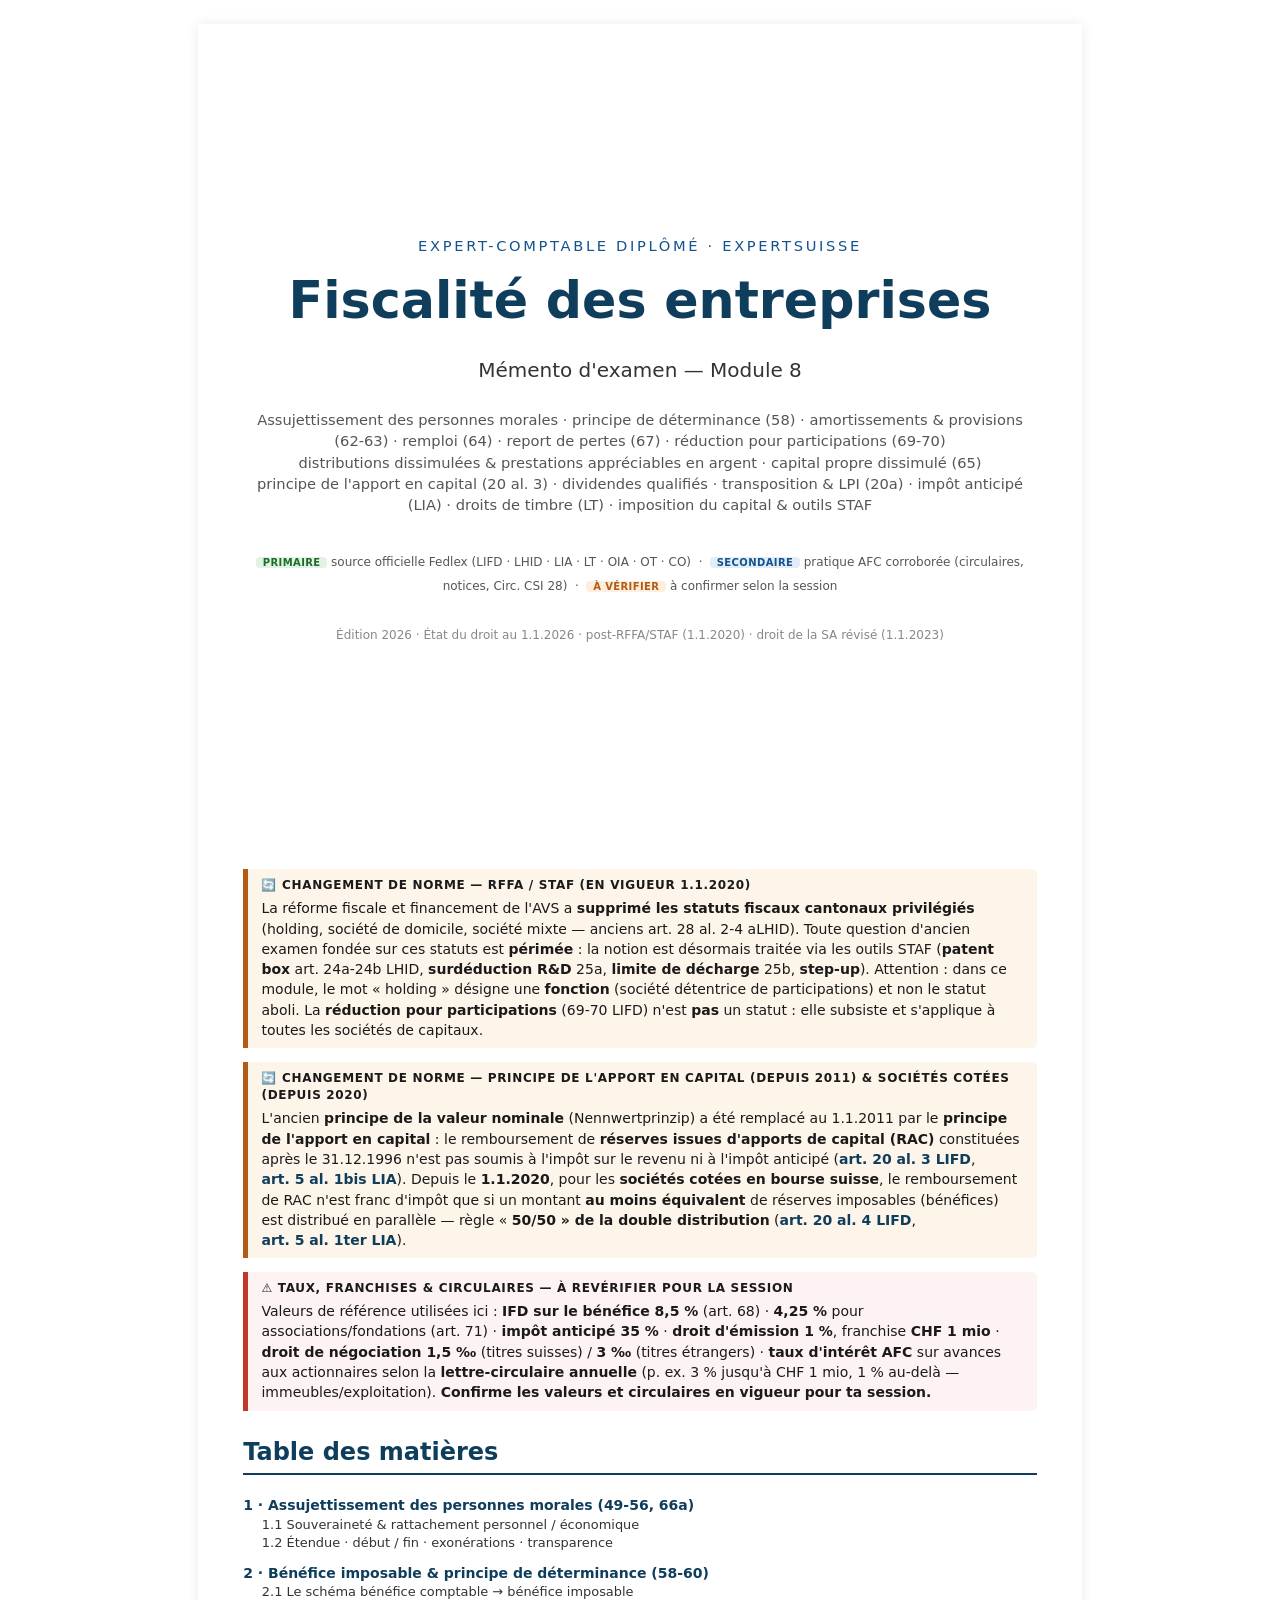
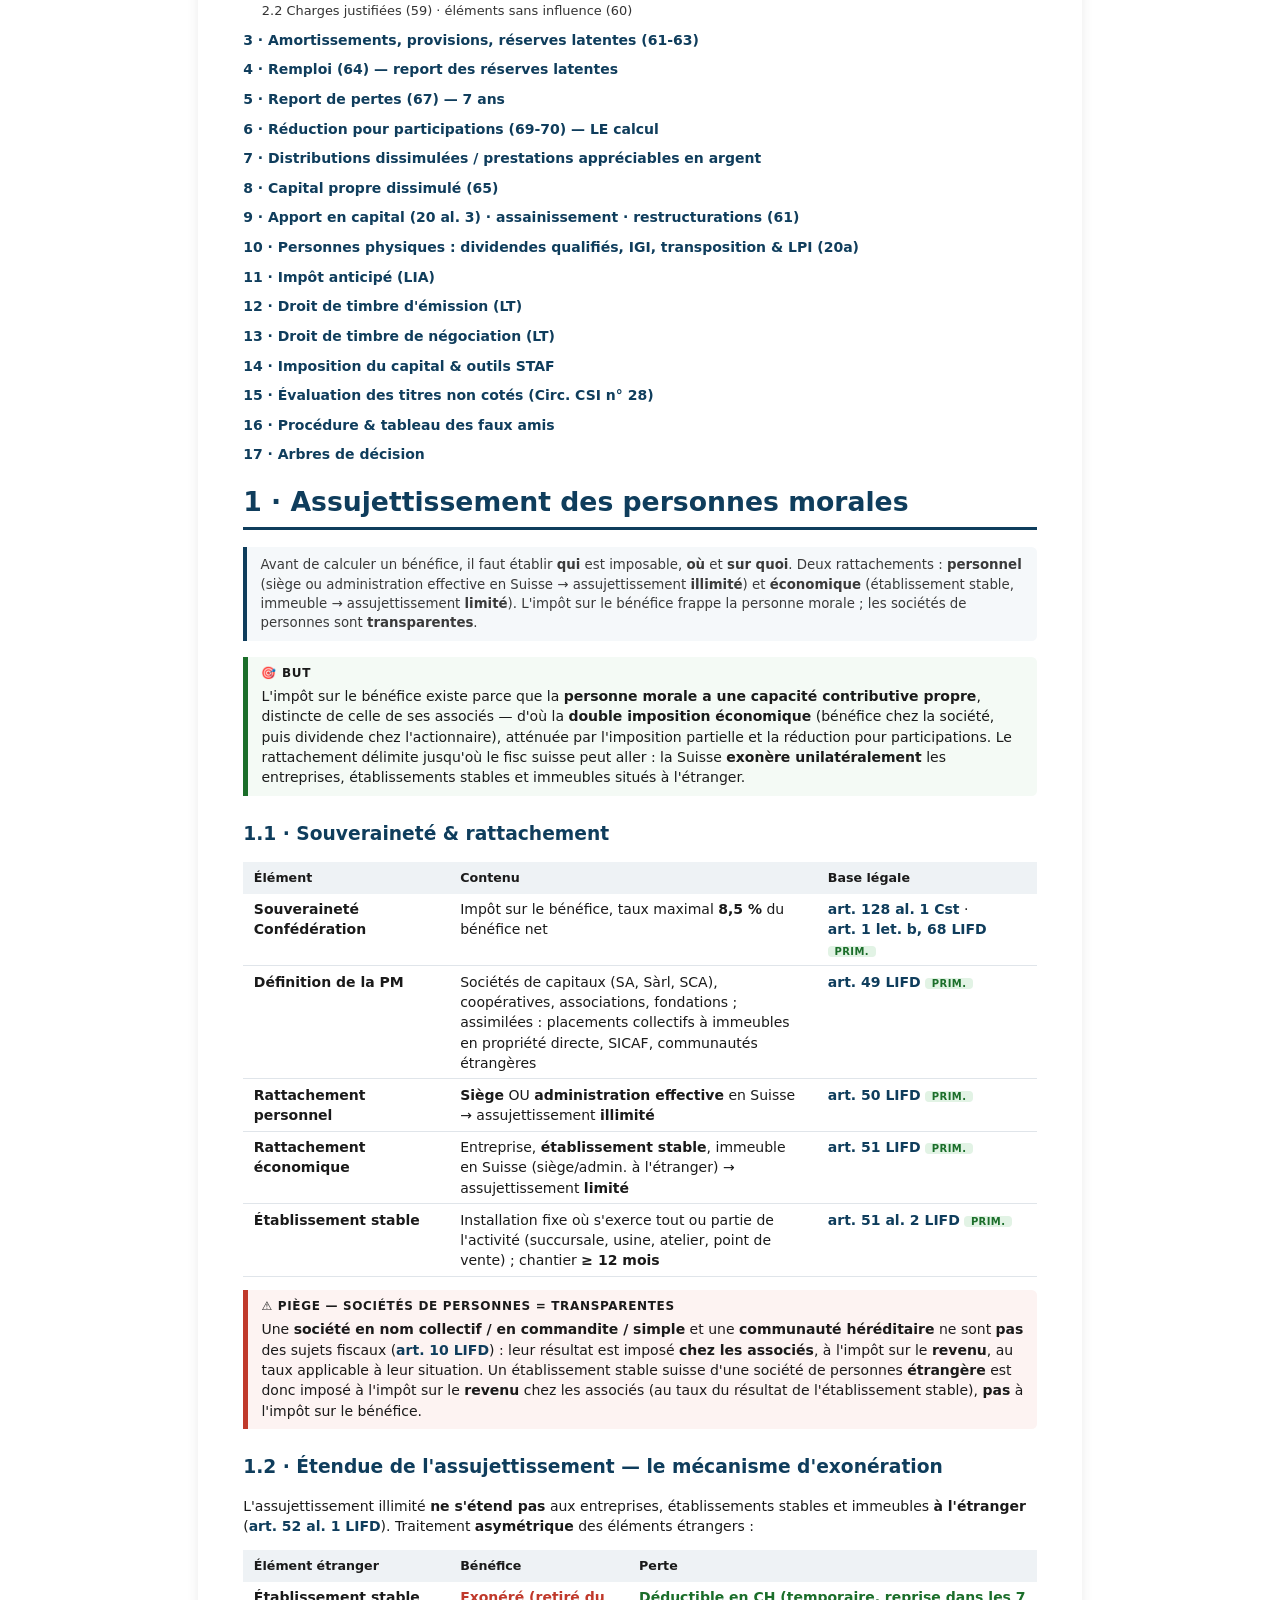
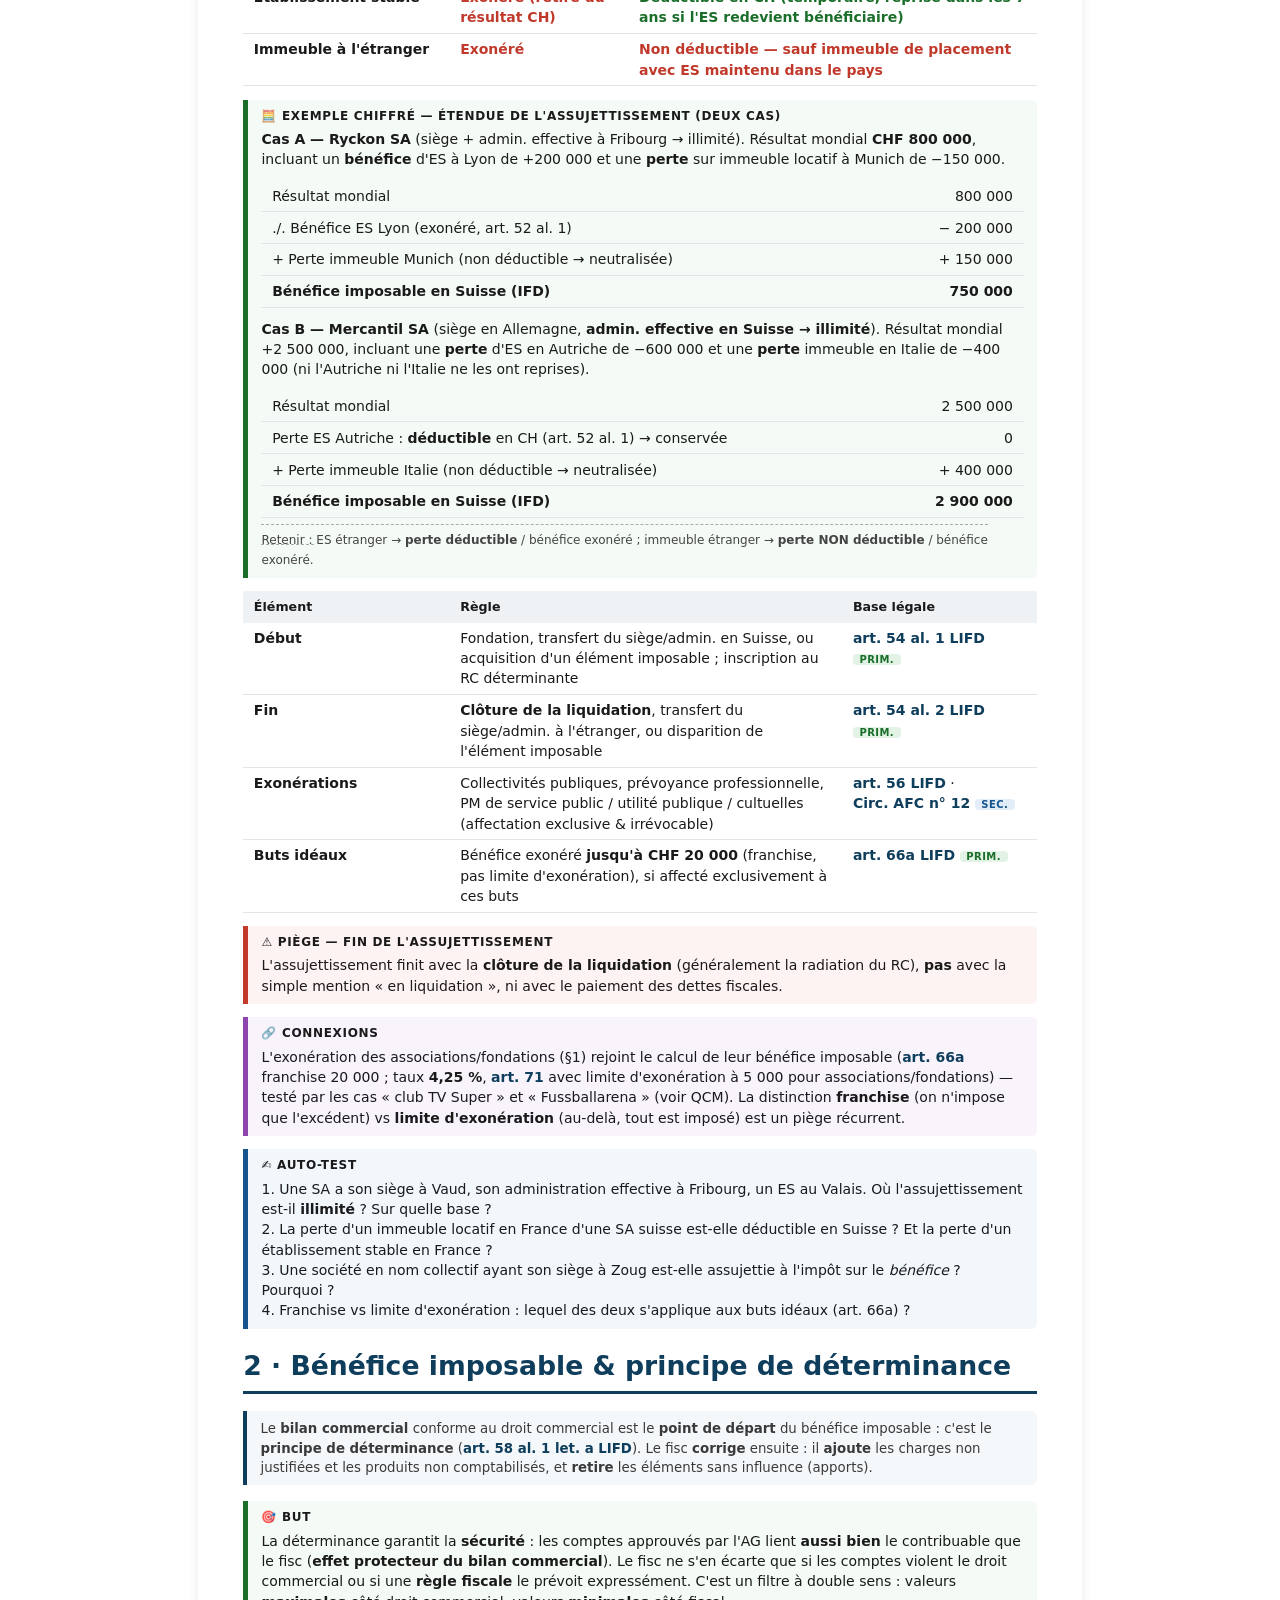
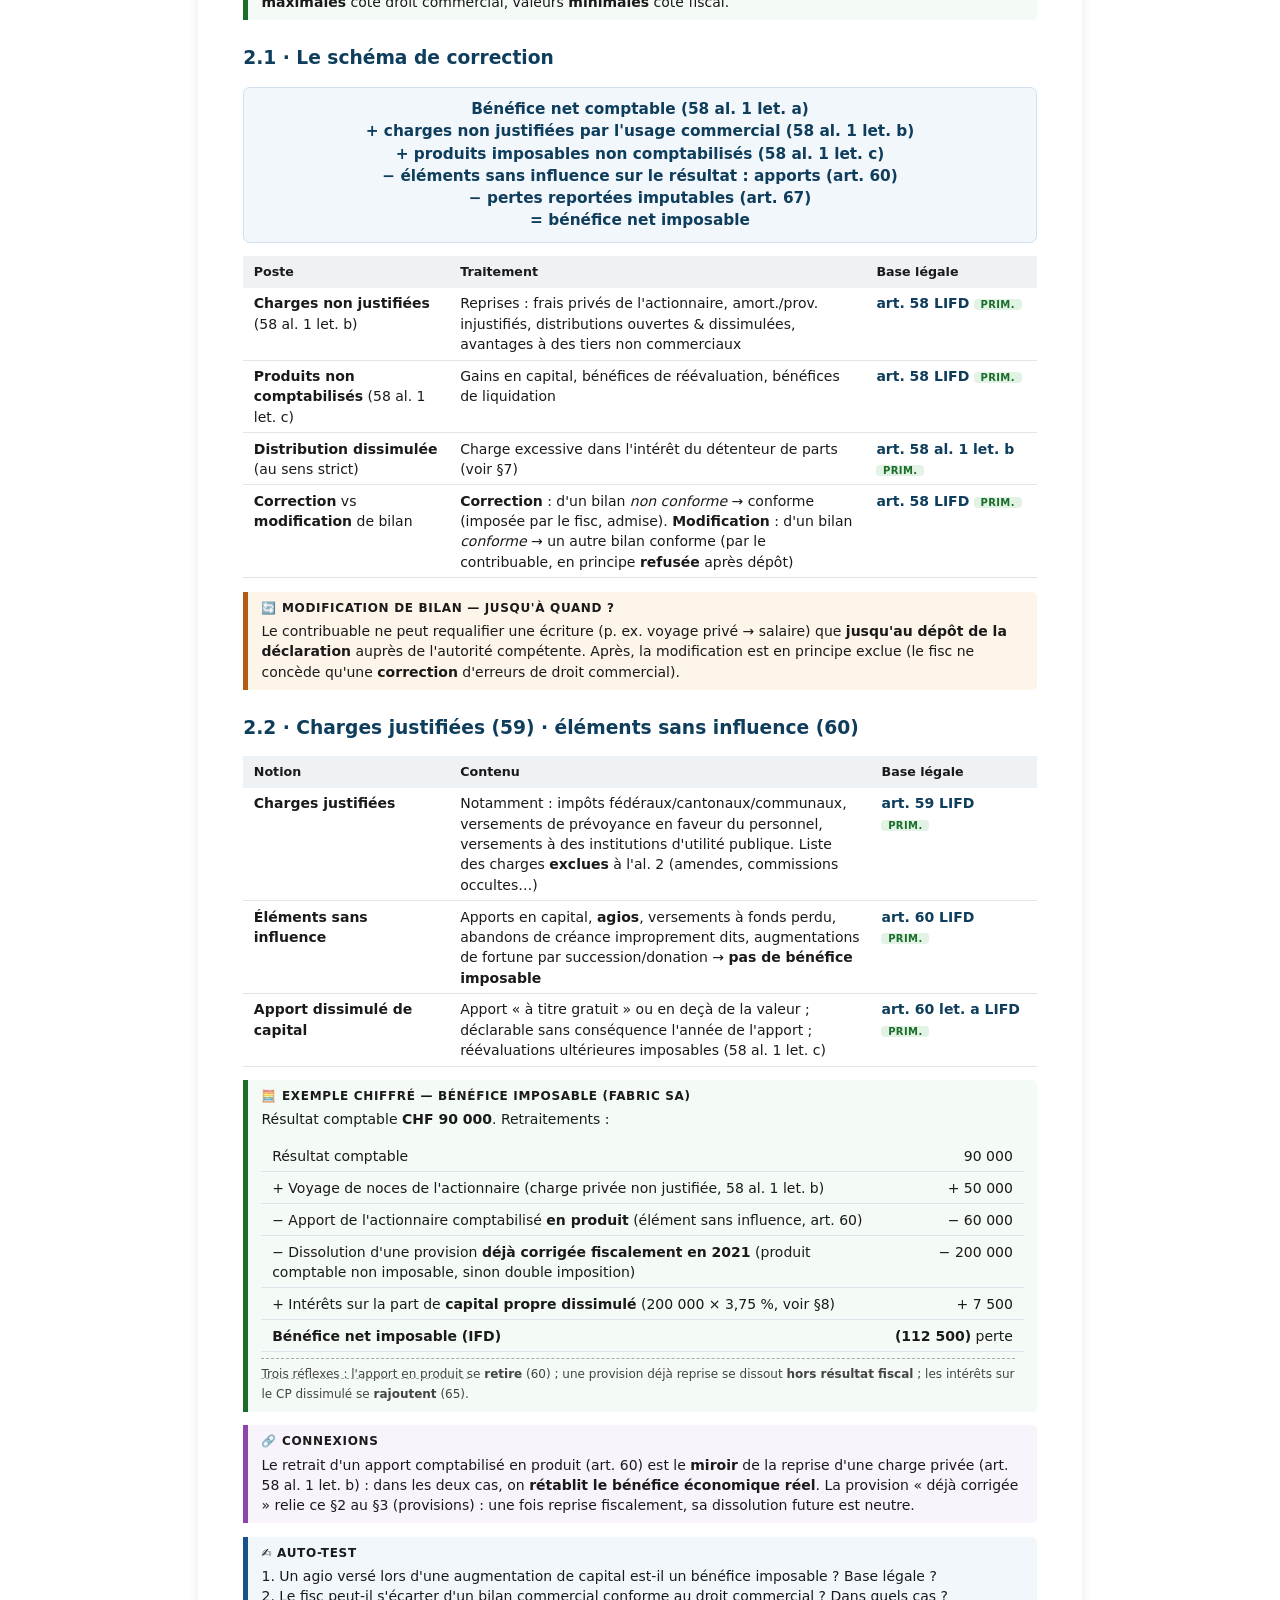
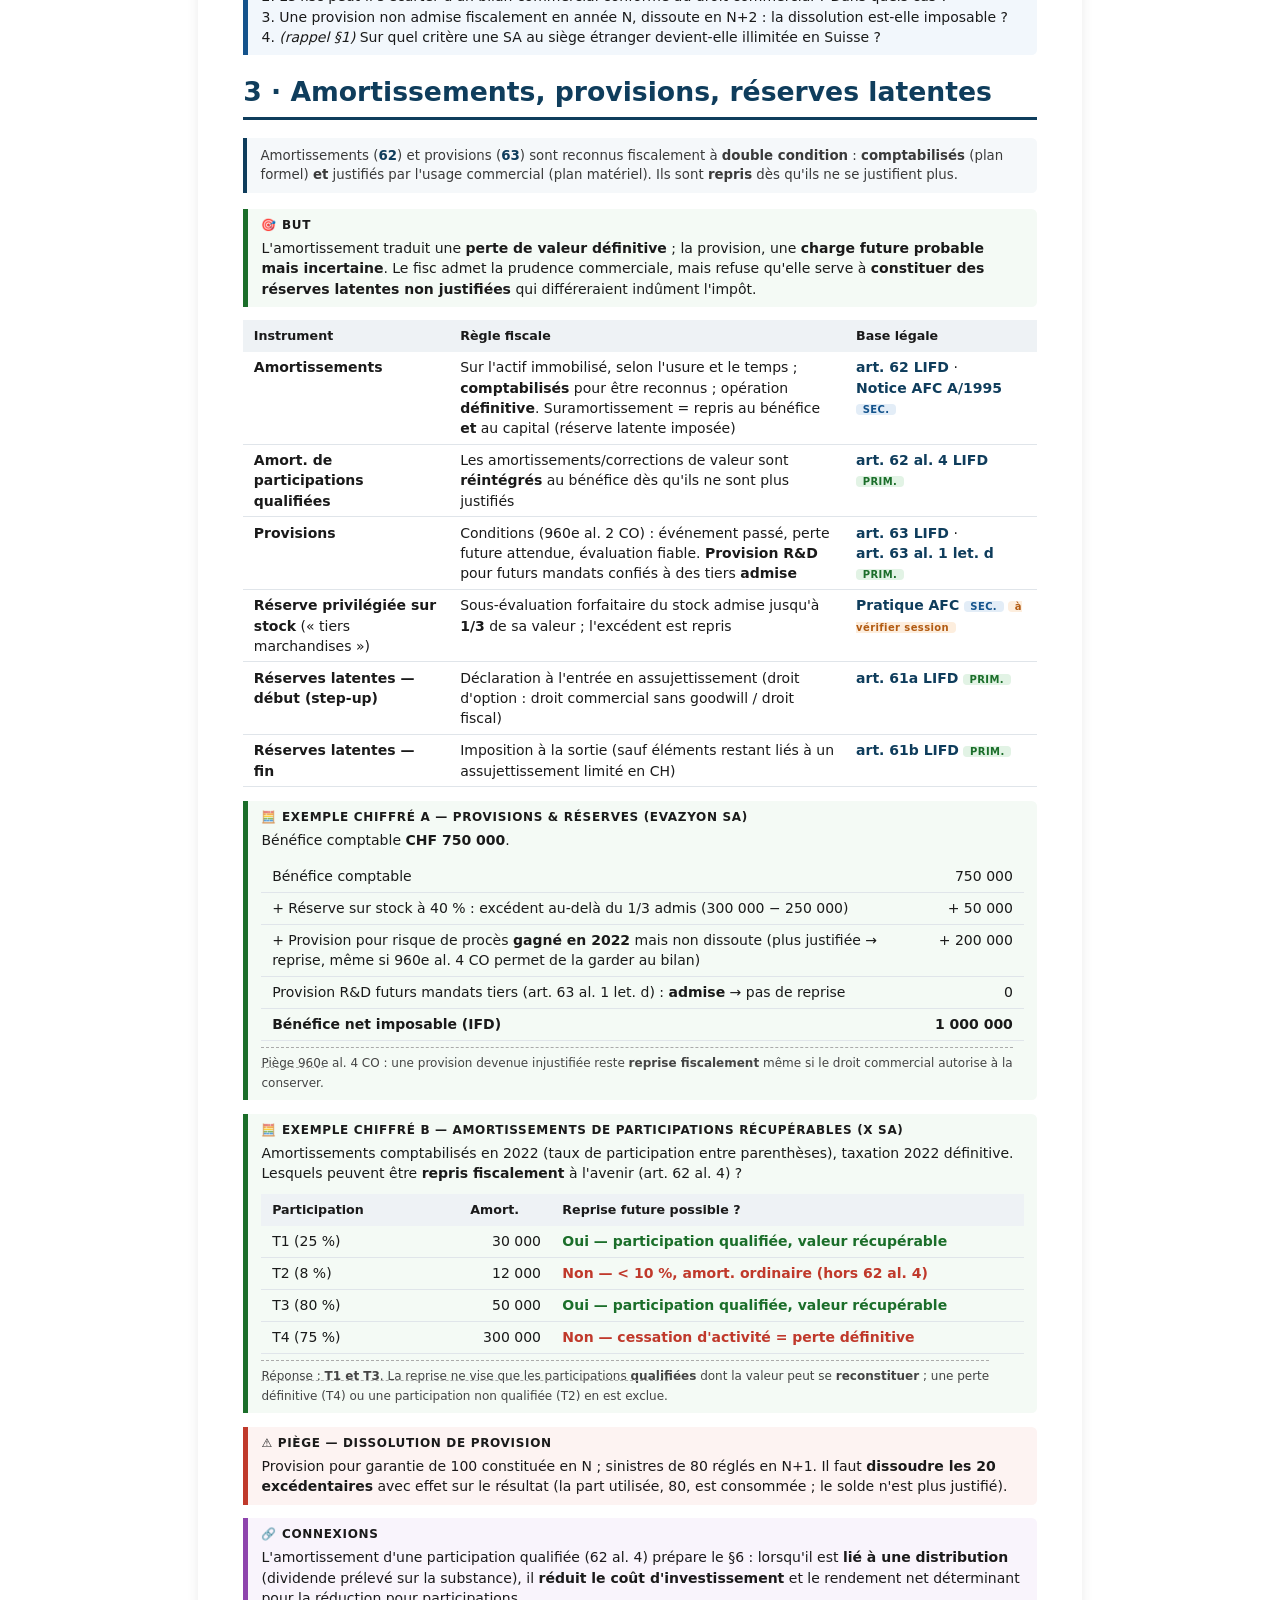
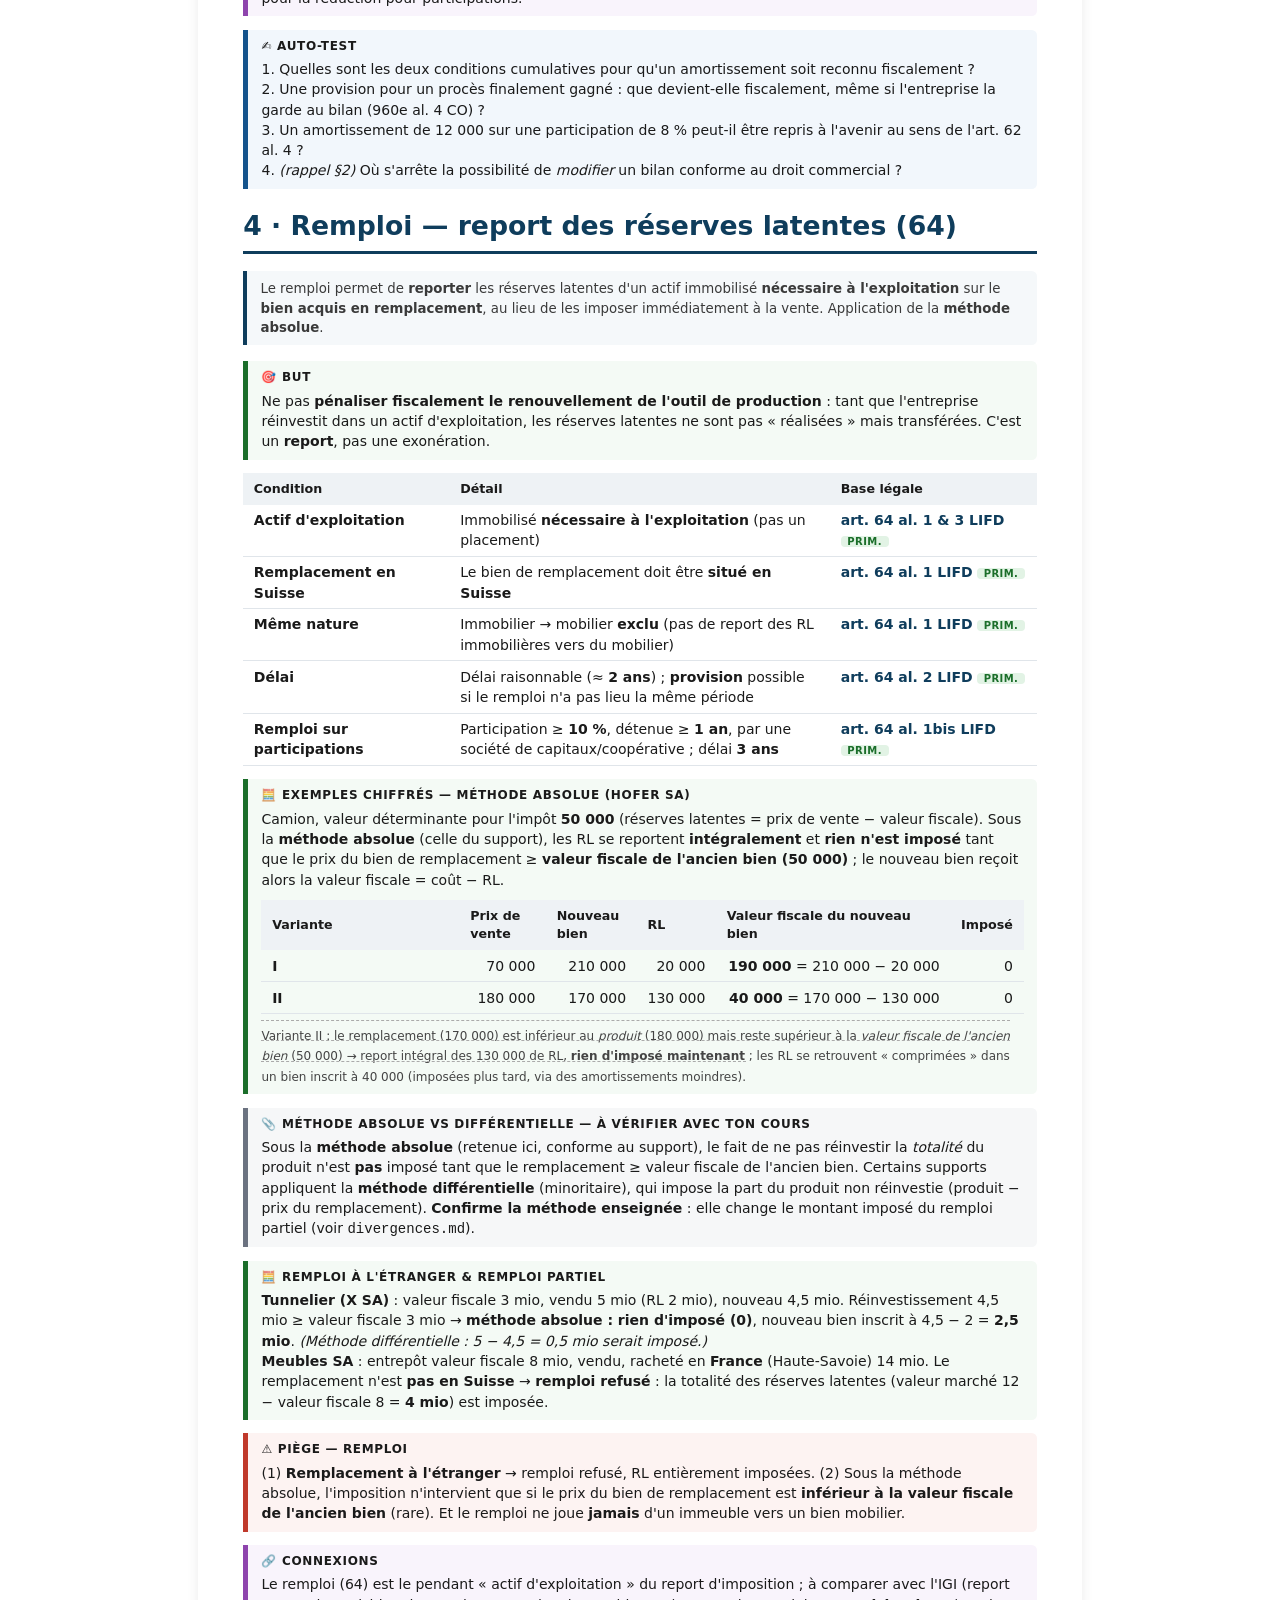
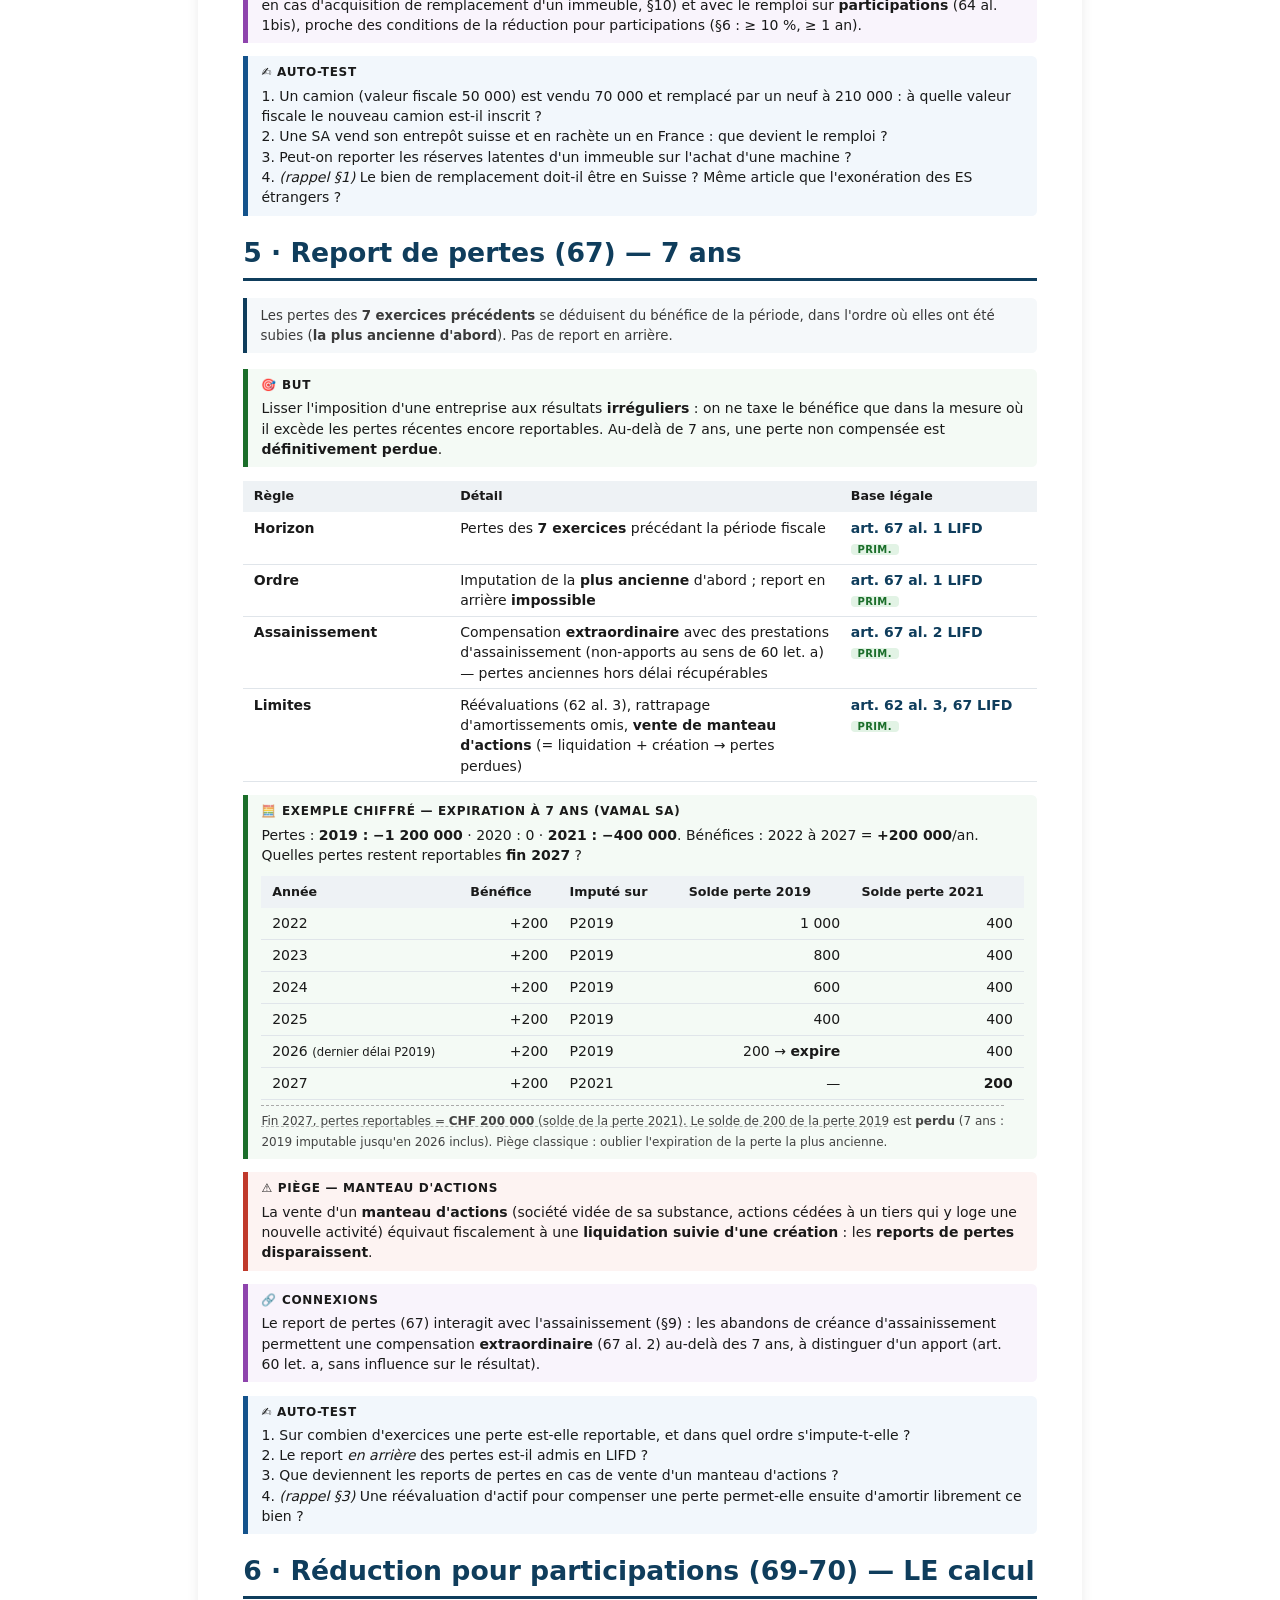
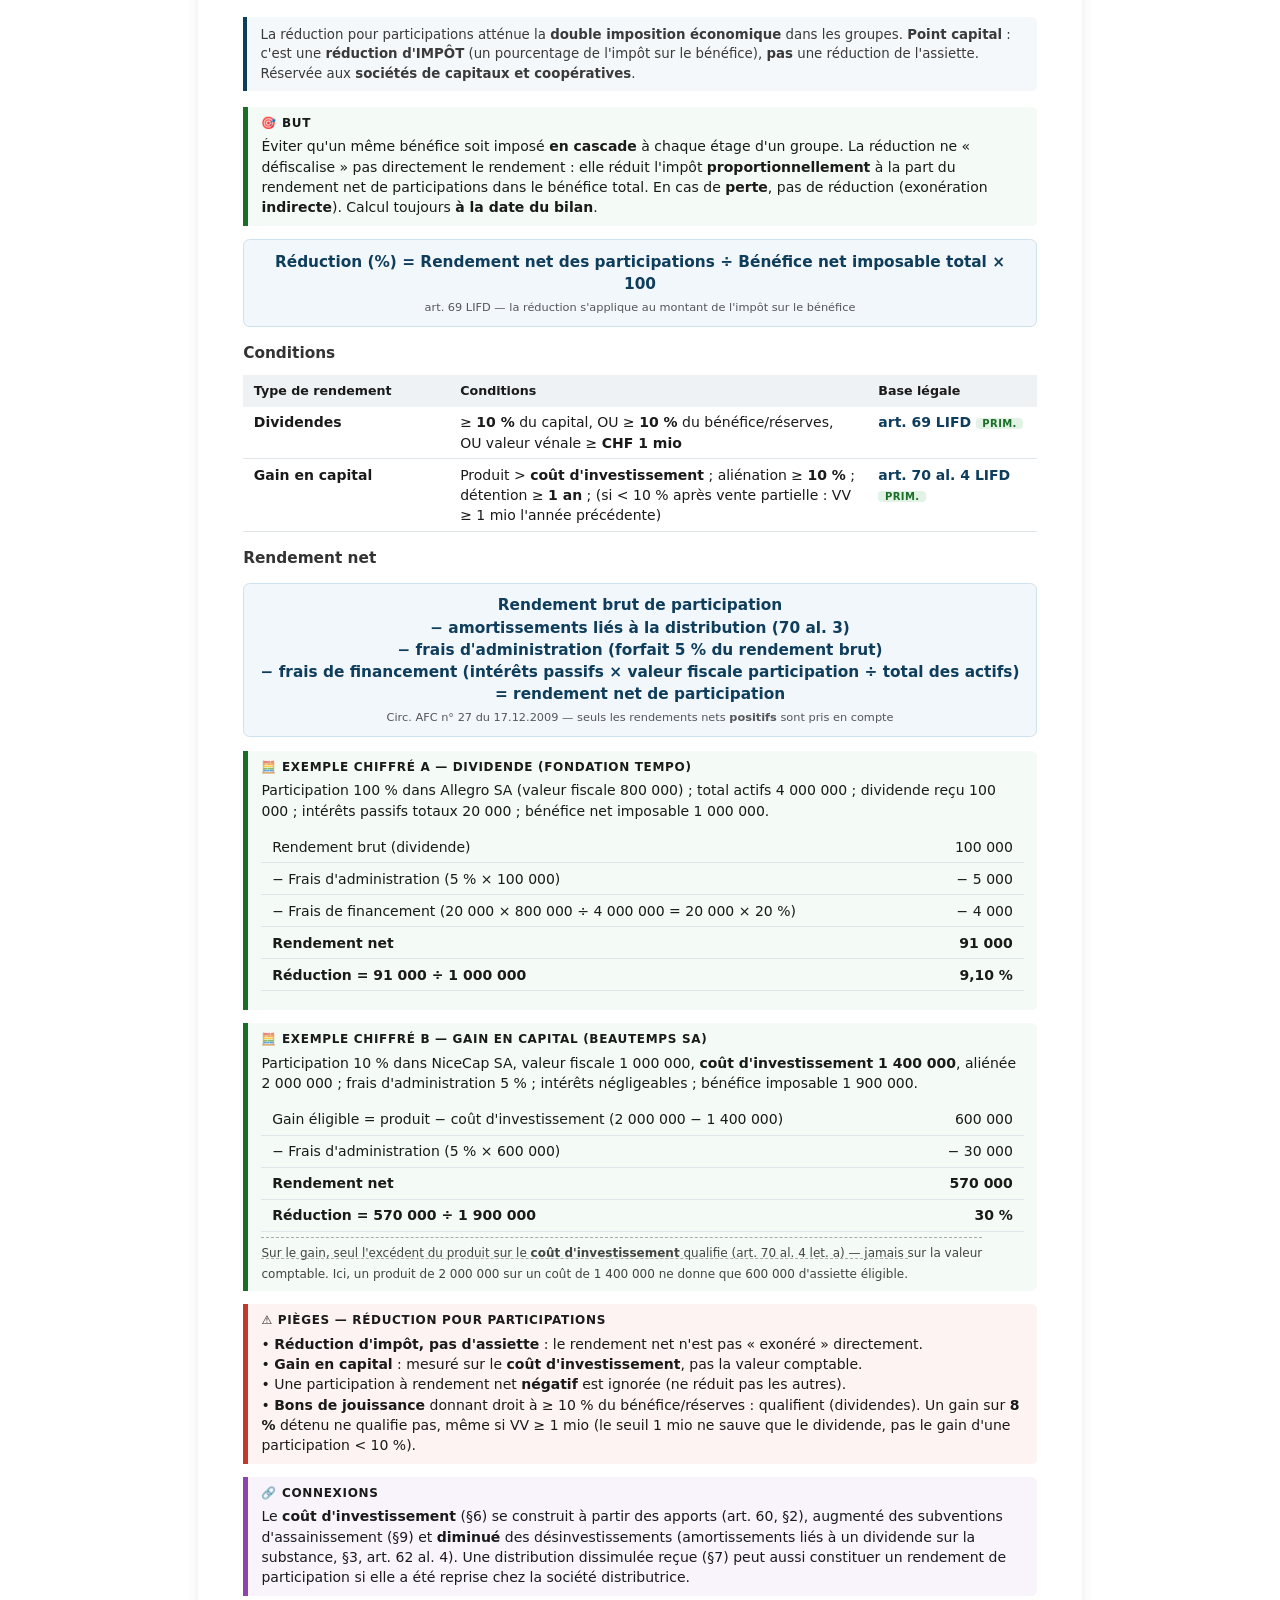
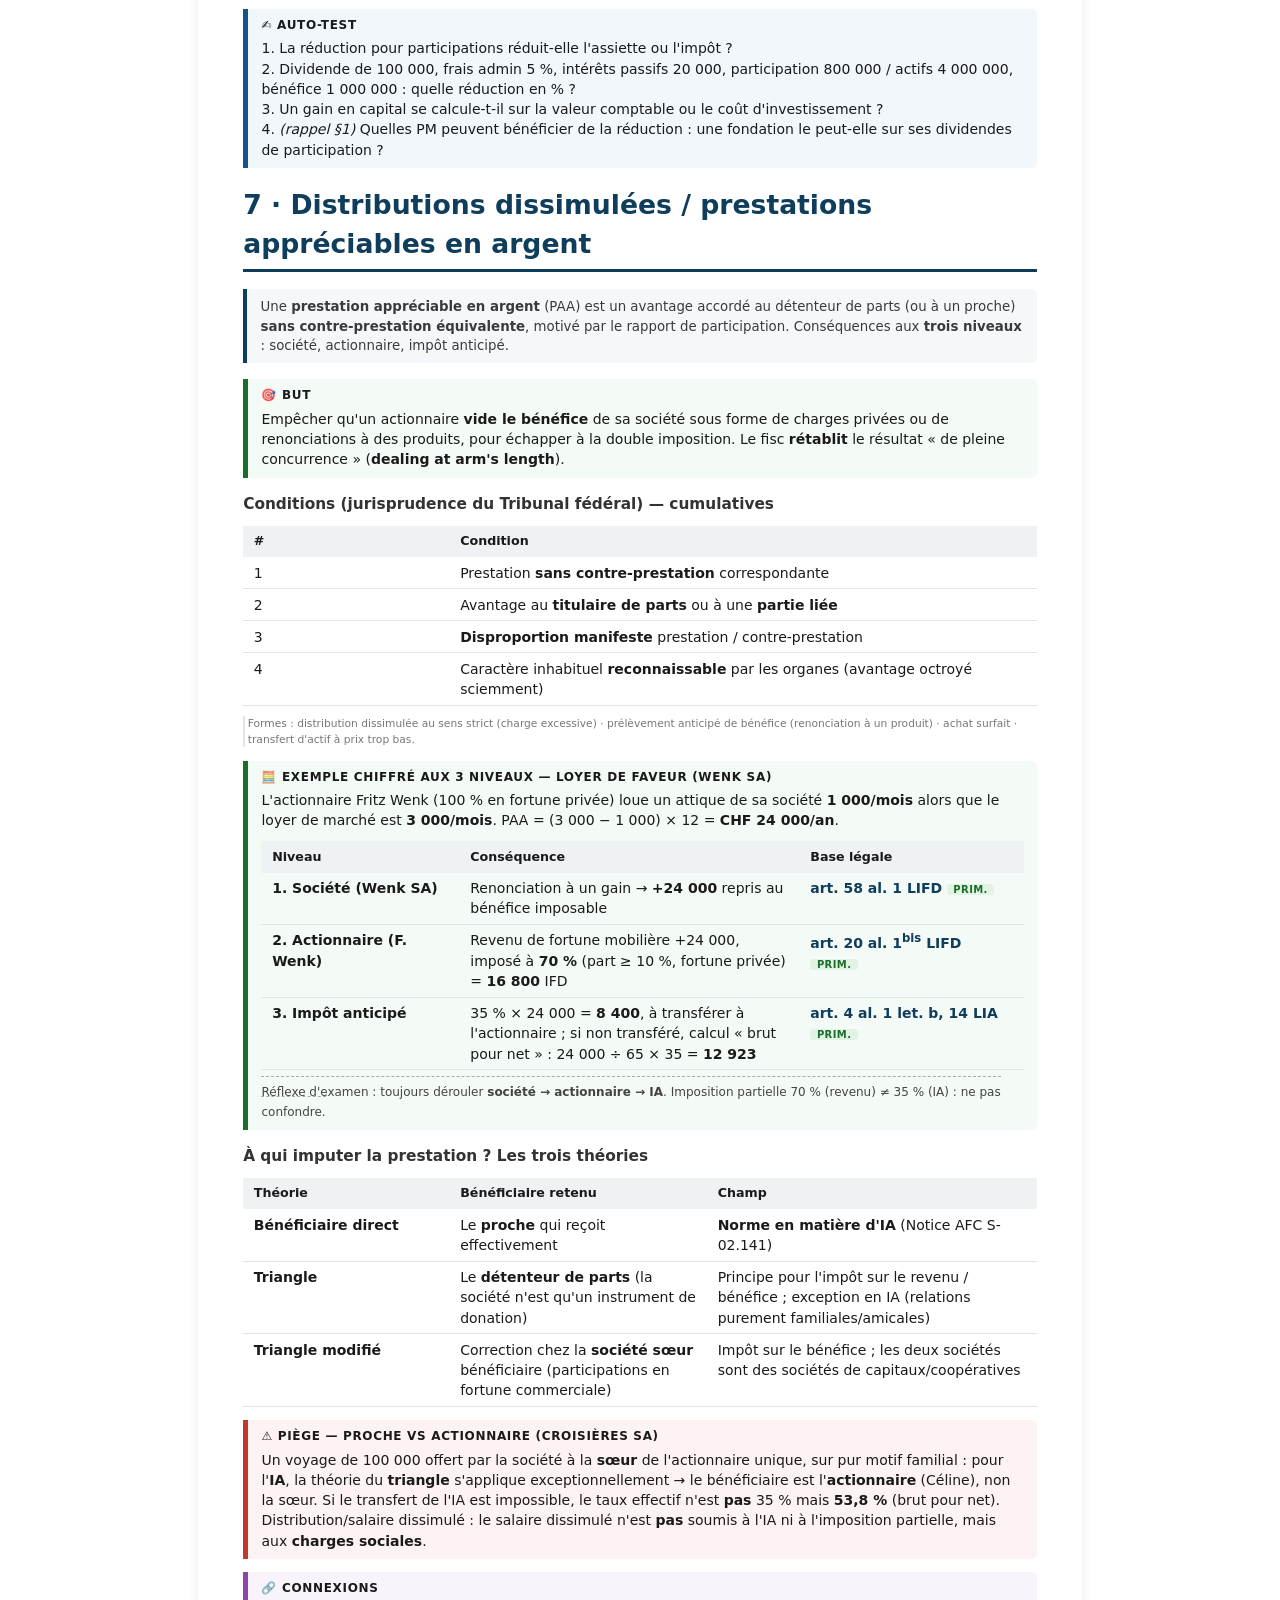
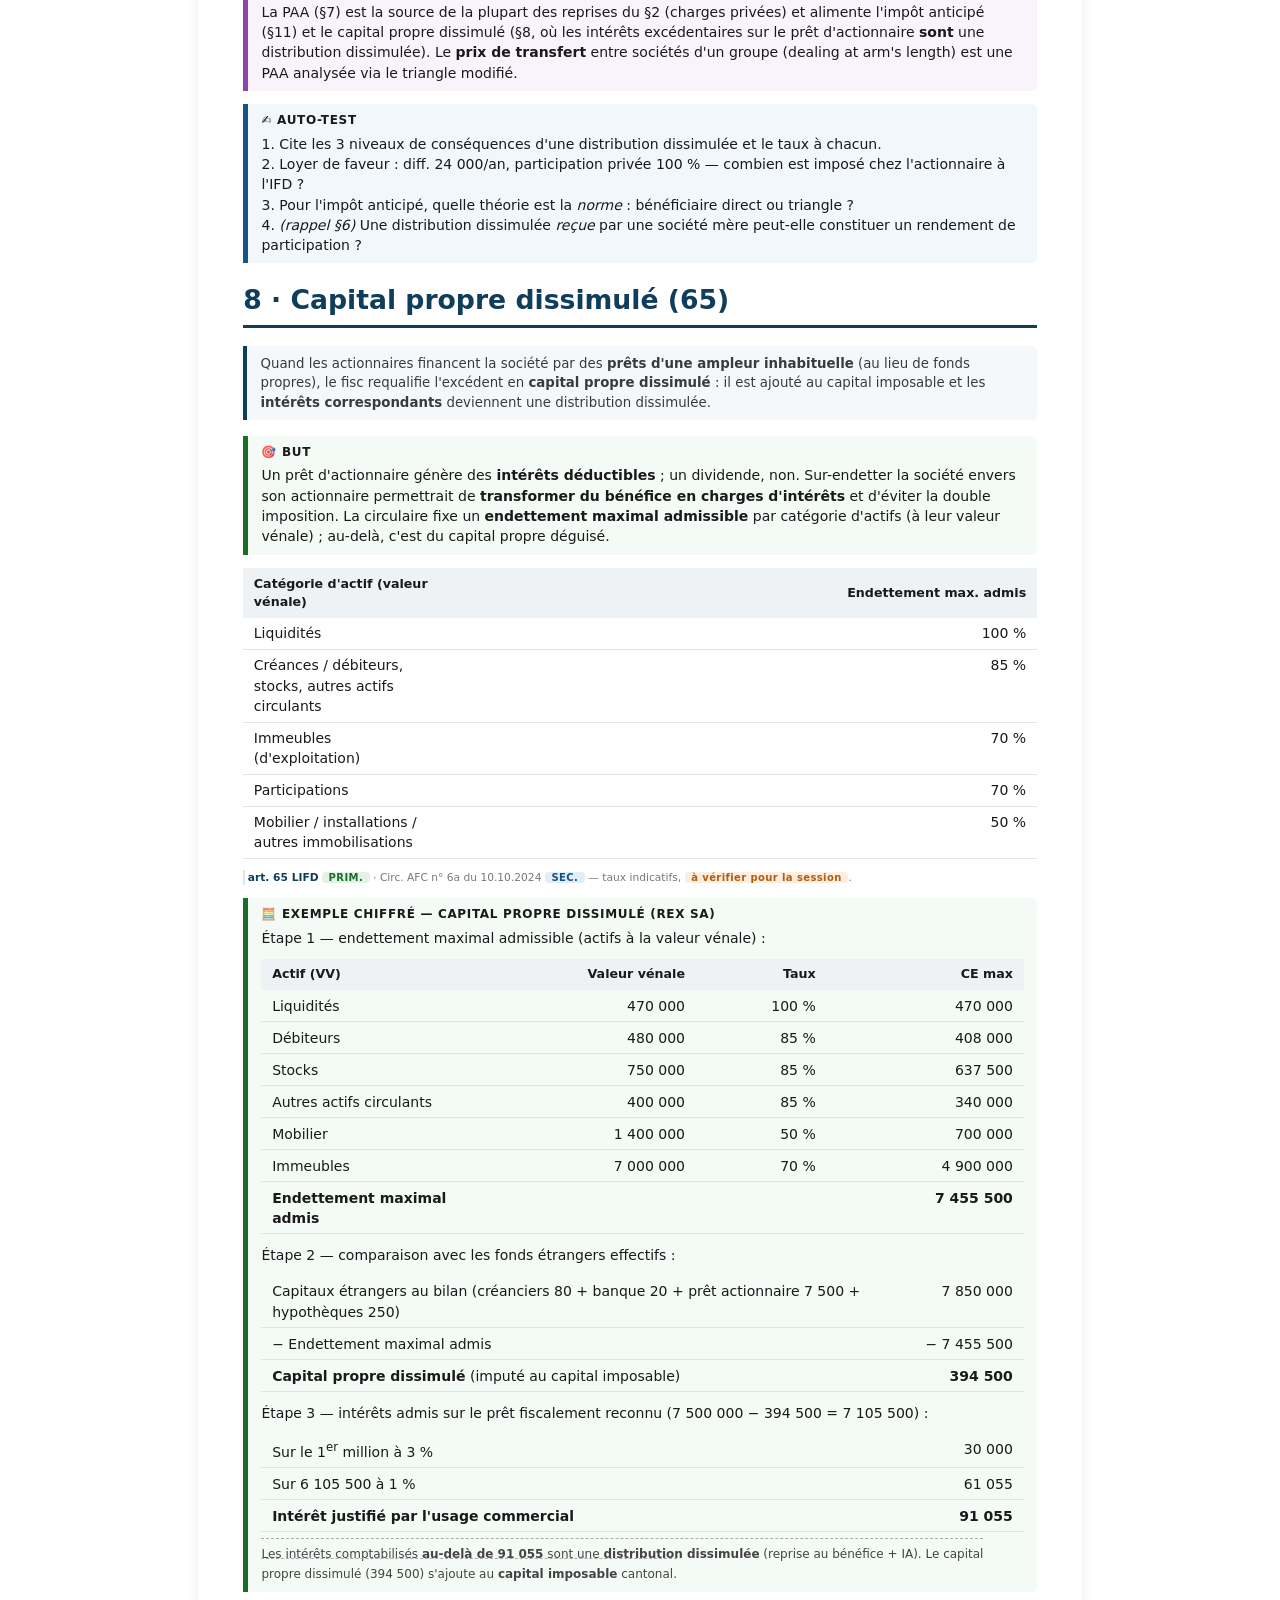
<file: banks/fiscaliteEntreprise/memento-fiscalite-entreprises.html>
<!doctype html>
<html lang="fr"><head><meta charset="utf-8">
<meta name="viewport" content="width=device-width, initial-scale=1">
<title>Mémento — Fiscalité des entreprises</title>
<style>
/* ============================================================
   charte.css — DA unique du cursus Expert-Comptable
   Réutilisée à l'identique des modules TVA / Planification /
   Conclusion & rapport d'audit. Badges de source, callouts,
   tableaux, arbres. Ne pas surcharger.
   ============================================================ */
@page { size: A4; margin: 2cm 1.8cm;
  @bottom-right { content: counter(page) " / " counter(pages); font-size: 8pt; color: #888; }
  @top-left { content: string(chapitre); font-size: 8pt; color: #888; } }

body { font-family: "Source Sans Pro","Segoe UI",system-ui,sans-serif;
  font-size: 10.5pt; line-height: 1.45; color: #1a1a1a; }

h1 { string-set: chapitre content(); font-size: 20pt; color: #0f3d5c;
     border-bottom: 3px solid #0f3d5c; padding-bottom: 4pt; page-break-before: always; }
h2 { font-size: 14pt; color: #0f3d5c; margin-top: 18pt; }
h3 { font-size: 11.5pt; color: #333; margin-bottom: 3pt; }

/* ---- Badges de niveau de source ---- */
.primaire, .secondaire, .avalider {
  font-size: 7.5pt; font-weight: 700; padding: 0 5pt; border-radius: 3pt; letter-spacing: .3pt; }
.primaire  { background: #e2f3e5; color: #1b6e2a; }
.secondaire{ background: #e3edf7; color: #14538c; }
.avalider  { background: #fdeede; color: #b25b12; }
.ref-norme { font-weight: 700; color: #0f3d5c; white-space: nowrap; }

/* ---- Callouts standardisés (bloc) ---- */
.but, .piege, .connexions, .autotest, .changement, .apport {
  display: block; border-left: 4pt solid; padding: 6pt 10pt; margin: 10pt 0;
  border-radius: 0 4pt 4pt 0; page-break-inside: avoid; }
.but        { border-color: #1b6e2a; background: #f4faf5; }
.piege      { border-color: #c0392b; background: #fdf3f2; }
.connexions { border-color: #8e44ad; background: #f9f4fc; }
.autotest   { border-color: #14538c; background: #f2f7fc; }
.changement { border-color: #b25b12; background: #fdf4ea; }
.apport     { border-color: #6b7280; background: #f6f7f8; }
.callout-titre { font-weight: 700; font-size: 9pt; text-transform: uppercase;
                 letter-spacing: .5pt; margin-bottom: 3pt; }

/* ---- Tableaux ---- */
table { border-collapse: collapse; margin: 8pt 0; width: 100%; }
th { background: #eef2f5; padding: 5pt 8pt; text-align: left; font-size: 9.5pt; }
td { padding: 4pt 8pt; border-bottom: .5pt solid #e0e5ea; vertical-align: top; }
tr { break-inside: avoid; page-break-inside: avoid; }
thead { display: table-header-group; }
table.compare th:first-child { width: 26%; }
td.oui { color:#1b6e2a; font-weight:600; } td.non { color:#c0392b; font-weight:600; }
td.num { text-align:right; font-variant-numeric: tabular-nums; white-space:nowrap; }
th.num { text-align:right; }

/* ---- Tableau d'écriture comptable ---- */
table.ecriture td { font-size:9.5pt; }
table.ecriture td.cpt { font-weight:600; color:#0f3d5c; }

/* ---- Arbre décisionnel en bloc code (format du cursus) ---- */
pre.arbre { background:#0f3d5c; color:#eaf1f6; font:11px/1.5 ui-monospace,"Cascadia Code",Consolas,monospace;
  padding:12pt 14pt; border-radius:6pt; overflow-x:auto; margin:10pt 0; page-break-inside:avoid;
  border-left:4pt solid #14538c; }

/* ---- Réf. sur ligne séparée & divers ---- */
.ref-sous { display:block; font-size:8pt; color:#777; margin:1pt 0 5pt; padding-left:2pt;
            border-left:2pt solid #dfe4e8; }
.chapo { font-size:10pt; color:#3a3a3a; background:#f5f8fa; border-left:3pt solid #0f3d5c;
         padding:6pt 10pt; margin:6pt 0 12pt; border-radius:0 4pt 4pt 0; }
.formule { background:#f2f7fc; border:1pt solid #cfe0f0; border-radius:5pt; padding:8pt 12pt;
           font-size:11.5pt; text-align:center; margin:10pt 0; color:#0f3d5c; font-weight:600; }
.formule small { display:block; font-size:8.5pt; color:#555; font-weight:400; margin-top:3pt; }
.reponses { font-size:9pt; color:#444; border-top:1pt dashed #aaa; margin-top:10pt; padding-top:6pt; }

/* ---- Page de garde & TOC ---- */
.page-garde { page-break-after: always; text-align:center; display:flex; flex-direction:column;
              justify-content:center; min-height:22cm; }
.page-garde h1 { page-break-before: avoid; border:none; string-set:none; font-size:38pt;
                 color:#0f3d5c; margin:6pt 0; }
.pg-kicker { text-transform:uppercase; letter-spacing:2pt; font-size:11pt; color:#14538c; }
.pg-soustitre { font-size:15pt; color:#333; margin-top:4pt; }
.pg-desc { font-size:11pt; color:#555; margin-top:18pt; }
.pg-legende { font-size:9pt; color:#555; margin-top:26pt; line-height:2; }
.pg-pied { font-size:9pt; color:#888; margin-top:22pt; }
.toc-h { page-break-before: always; font-size:18pt; color:#0f3d5c; border-bottom:2pt solid #0f3d5c;
         padding-bottom:3pt; }
nav.toc ul { list-style:none; padding-left:0; margin:0; }
nav.toc li.lvl1 { margin-top:7pt; font-weight:700; color:#0f3d5c; }
nav.toc li.lvl2 { margin-left:14pt; font-weight:400; color:#333; font-size:9.7pt; }
nav.toc a { text-decoration:none; color:inherit; }

@media screen {
  body { max-width: 21cm; margin: 1.5rem auto; padding: 0 1.2cm; background:#fff;
         box-shadow:0 0 12px rgba(0,0,0,.08); }
  h1 { page-break-before: auto; }
  nav.toc a:hover { color:#14538c; text-decoration:underline; }
}
@media print { * { -webkit-print-color-adjust: exact !important; print-color-adjust: exact !important; } }
</style>
</head>
<body>

<!-- ===================== PAGE DE GARDE ===================== -->
<section class="page-garde">
  <div class="pg-kicker">Expert-Comptable diplômé · ExpertSuisse</div>
  <h1>Fiscalité des entreprises</h1>
  <div class="pg-soustitre">Mémento d'examen — Module 8</div>
  <div class="pg-desc">Assujettissement des personnes morales · principe de déterminance (58) · amortissements &amp; provisions (62-63) ·
    remploi (64) · report de pertes (67) · réduction pour participations (69-70)<br>
    distributions dissimulées &amp; prestations appréciables en argent · capital propre dissimulé (65)<br>
    principe de l'apport en capital (20 al. 3) · dividendes qualifiés · transposition &amp; LPI (20a) ·
    impôt anticipé (LIA) · droits de timbre (LT) · imposition du capital &amp; outils STAF</div>
  <div class="pg-legende">
    <span class="primaire">PRIMAIRE</span> source officielle Fedlex (LIFD · LHID · LIA · LT · OIA · OT · CO) &nbsp;·&nbsp;
    <span class="secondaire">SECONDAIRE</span> pratique AFC corroborée (circulaires, notices, Circ. CSI 28) &nbsp;·&nbsp;
    <span class="avalider">À VÉRIFIER</span> à confirmer selon la session
  </div>
  <div class="pg-pied">Édition 2026 · État du droit au 1.1.2026 · post-RFFA/STAF (1.1.2020) · droit de la SA révisé (1.1.2023)</div>
</section>

<!-- ===================== AVERTISSEMENTS ===================== -->
<section>
  <div class="changement">
    <div class="callout-titre">🔄 Changement de norme — RFFA / STAF (en vigueur 1.1.2020)</div>
    La réforme fiscale et financement de l'AVS a <b>supprimé les statuts fiscaux cantonaux privilégiés</b>
    (holding, société de domicile, société mixte — anciens art. 28 al. 2-4 aLHID). Toute question d'ancien
    examen fondée sur ces statuts est <b>périmée</b> : la notion est désormais traitée via les outils STAF
    (<b>patent box</b> art. 24a-24b LHID, <b>surdéduction R&amp;D</b> 25a, <b>limite de décharge</b> 25b,
    <b>step-up</b>). Attention : dans ce module, le mot « holding » désigne une <b>fonction</b> (société
    détentrice de participations) et non le statut aboli. La <b>réduction pour participations</b> (69-70 LIFD)
    n'est <b>pas</b> un statut : elle subsiste et s'applique à toutes les sociétés de capitaux.
  </div>
  <div class="changement">
    <div class="callout-titre">🔄 Changement de norme — principe de l'apport en capital (depuis 2011) &amp; sociétés cotées (depuis 2020)</div>
    L'ancien <b>principe de la valeur nominale</b> (Nennwertprinzip) a été remplacé au 1.1.2011 par le
    <b>principe de l'apport en capital</b> : le remboursement de <b>réserves issues d'apports de capital
    (RAC)</b> constituées après le 31.12.1996 n'est pas soumis à l'impôt sur le revenu ni à l'impôt anticipé
    (<span class="ref-norme">art. 20 al. 3 LIFD</span>, <span class="ref-norme">art. 5 al. 1bis LIA</span>).
    Depuis le <b>1.1.2020</b>, pour les <b>sociétés cotées en bourse suisse</b>, le remboursement de RAC
    n'est franc d'impôt que si un montant <b>au moins équivalent</b> de réserves imposables (bénéfices) est
    distribué en parallèle — règle « <b>50/50 » de la double distribution</b>
    (<span class="ref-norme">art. 20 al. 4 LIFD</span>, <span class="ref-norme">art. 5 al. 1ter LIA</span>).
  </div>
  <div class="piege">
    <div class="callout-titre">⚠️ Taux, franchises &amp; circulaires — à revérifier pour la session</div>
    Valeurs de référence utilisées ici : <b>IFD sur le bénéfice 8,5 %</b> (art. 68) · <b>4,25 %</b> pour
    associations/fondations (art. 71) · <b>impôt anticipé 35 %</b> · <b>droit d'émission 1 %</b>, franchise
    <b>CHF 1 mio</b> · <b>droit de négociation 1,5 ‰</b> (titres suisses) / <b>3 ‰</b> (titres étrangers) ·
    <b>taux d'intérêt AFC</b> sur avances aux actionnaires selon la <b>lettre-circulaire annuelle</b>
    (p. ex. 3 % jusqu'à CHF 1 mio, 1 % au-delà — immeubles/exploitation). <b>Confirme les valeurs et
    circulaires en vigueur pour ta session.</b>
  </div>
</section>

<!-- ===================== TABLE DES MATIÈRES ===================== -->
<h2 class="toc-h">Table des matières</h2>
<nav class="toc">
<ul>
  <li class="lvl1"><a href="#s1">1 · Assujettissement des personnes morales (49-56, 66a)</a></li>
    <li class="lvl2"><a href="#s1-1">1.1 Souveraineté &amp; rattachement personnel / économique</a></li>
    <li class="lvl2"><a href="#s1-2">1.2 Étendue · début / fin · exonérations · transparence</a></li>
  <li class="lvl1"><a href="#s2">2 · Bénéfice imposable &amp; principe de déterminance (58-60)</a></li>
    <li class="lvl2"><a href="#s2-1">2.1 Le schéma bénéfice comptable → bénéfice imposable</a></li>
    <li class="lvl2"><a href="#s2-2">2.2 Charges justifiées (59) · éléments sans influence (60)</a></li>
  <li class="lvl1"><a href="#s3">3 · Amortissements, provisions, réserves latentes (61-63)</a></li>
  <li class="lvl1"><a href="#s4">4 · Remploi (64) — report des réserves latentes</a></li>
  <li class="lvl1"><a href="#s5">5 · Report de pertes (67) — 7 ans</a></li>
  <li class="lvl1"><a href="#s6">6 · Réduction pour participations (69-70) — LE calcul</a></li>
  <li class="lvl1"><a href="#s7">7 · Distributions dissimulées / prestations appréciables en argent</a></li>
  <li class="lvl1"><a href="#s8">8 · Capital propre dissimulé (65)</a></li>
  <li class="lvl1"><a href="#s9">9 · Apport en capital (20 al. 3) · assainissement · restructurations (61)</a></li>
  <li class="lvl1"><a href="#s10">10 · Personnes physiques : dividendes qualifiés, IGI, transposition &amp; LPI (20a)</a></li>
  <li class="lvl1"><a href="#s11">11 · Impôt anticipé (LIA)</a></li>
  <li class="lvl1"><a href="#s12">12 · Droit de timbre d'émission (LT)</a></li>
  <li class="lvl1"><a href="#s13">13 · Droit de timbre de négociation (LT)</a></li>
  <li class="lvl1"><a href="#s14">14 · Imposition du capital &amp; outils STAF</a></li>
  <li class="lvl1"><a href="#s15">15 · Évaluation des titres non cotés (Circ. CSI n° 28)</a></li>
  <li class="lvl1"><a href="#s16">16 · Procédure &amp; tableau des faux amis</a></li>
  <li class="lvl1"><a href="#s17">17 · Arbres de décision</a></li>
</ul>
</nav>

<!-- ============================================================
     SECTION 1
     ============================================================ -->
<h1 id="s1">1 · Assujettissement des personnes morales</h1>
<p class="chapo">Avant de calculer un bénéfice, il faut établir <b>qui</b> est imposable, <b>où</b> et
<b>sur quoi</b>. Deux rattachements : <b>personnel</b> (siège ou administration effective en Suisse →
assujettissement <b>illimité</b>) et <b>économique</b> (établissement stable, immeuble → assujettissement
<b>limité</b>). L'impôt sur le bénéfice frappe la personne morale ; les sociétés de personnes sont
<b>transparentes</b>.</p>

<div class="but">
  <div class="callout-titre">🎯 But</div>
  L'impôt sur le bénéfice existe parce que la <b>personne morale a une capacité contributive propre</b>,
  distincte de celle de ses associés — d'où la <b>double imposition économique</b> (bénéfice chez la société,
  puis dividende chez l'actionnaire), atténuée par l'imposition partielle et la réduction pour participations.
  Le rattachement délimite jusqu'où le fisc suisse peut aller : la Suisse <b>exonère unilatéralement</b> les
  entreprises, établissements stables et immeubles situés à l'étranger.
</div>

<h2 id="s1-1">1.1 · Souveraineté &amp; rattachement</h2>
<table class="compare">
  <thead><tr><th>Élément</th><th>Contenu</th><th>Base légale</th></tr></thead>
  <tbody>
    <tr><td><b>Souveraineté Confédération</b></td><td>Impôt sur le bénéfice, taux maximal <b>8,5 %</b> du bénéfice net</td><td><span class="ref-norme">art. 128 al. 1 Cst</span> · <span class="ref-norme">art. 1 let. b, 68 LIFD</span> <span class="primaire">PRIM.</span></td></tr>
    <tr><td><b>Définition de la PM</b></td><td>Sociétés de capitaux (SA, Sàrl, SCA), coopératives, associations, fondations ; assimilées : placements collectifs à immeubles en propriété directe, SICAF, communautés étrangères</td><td><span class="ref-norme">art. 49 LIFD</span> <span class="primaire">PRIM.</span></td></tr>
    <tr><td><b>Rattachement personnel</b></td><td><b>Siège</b> OU <b>administration effective</b> en Suisse → assujettissement <b>illimité</b></td><td><span class="ref-norme">art. 50 LIFD</span> <span class="primaire">PRIM.</span></td></tr>
    <tr><td><b>Rattachement économique</b></td><td>Entreprise, <b>établissement stable</b>, immeuble en Suisse (siège/admin. à l'étranger) → assujettissement <b>limité</b></td><td><span class="ref-norme">art. 51 LIFD</span> <span class="primaire">PRIM.</span></td></tr>
    <tr><td><b>Établissement stable</b></td><td>Installation fixe où s'exerce tout ou partie de l'activité (succursale, usine, atelier, point de vente) ; chantier <b>≥ 12 mois</b></td><td><span class="ref-norme">art. 51 al. 2 LIFD</span> <span class="primaire">PRIM.</span></td></tr>
  </tbody>
</table>

<div class="piege">
  <div class="callout-titre">⚠️ Piège — sociétés de personnes = transparentes</div>
  Une <b>société en nom collectif / en commandite / simple</b> et une <b>communauté héréditaire</b> ne sont
  <b>pas</b> des sujets fiscaux (<span class="ref-norme">art. 10 LIFD</span>) : leur résultat est imposé
  <b>chez les associés</b>, à l'impôt sur le <b>revenu</b>, au taux applicable à leur situation. Un
  établissement stable suisse d'une société de personnes <b>étrangère</b> est donc imposé à l'impôt sur le
  <b>revenu</b> chez les associés (au taux du résultat de l'établissement stable), <b>pas</b> à l'impôt sur
  le bénéfice.
</div>

<h2 id="s1-2">1.2 · Étendue de l'assujettissement — le mécanisme d'exonération</h2>
<p>L'assujettissement illimité <b>ne s'étend pas</b> aux entreprises, établissements stables et immeubles
<b>à l'étranger</b> (<span class="ref-norme">art. 52 al. 1 LIFD</span>). Traitement <b>asymétrique</b> des
éléments étrangers :</p>
<table class="compare">
  <thead><tr><th>Élément étranger</th><th>Bénéfice</th><th>Perte</th></tr></thead>
  <tbody>
    <tr><td><b>Établissement stable</b></td><td class="non">Exonéré (retiré du résultat CH)</td><td class="oui">Déductible en CH (temporaire, <b>reprise dans les 7 ans</b> si l'ES redevient bénéficiaire)</td></tr>
    <tr><td><b>Immeuble à l'étranger</b></td><td class="non">Exonéré</td><td class="non">Non déductible — <b>sauf</b> immeuble de placement avec ES maintenu dans le pays</td></tr>
  </tbody>
</table>

<div class="but">
  <div class="callout-titre">🧮 Exemple chiffré — étendue de l'assujettissement (deux cas)</div>
  <b>Cas A — Ryckon SA</b> (siège + admin. effective à Fribourg → illimité). Résultat mondial
  <b>CHF 800 000</b>, incluant un <b>bénéfice</b> d'ES à Lyon de +200 000 et une <b>perte</b> sur immeuble
  locatif à Munich de −150 000.
  <table>
    <tbody>
      <tr><td>Résultat mondial</td><td class="num">800 000</td></tr>
      <tr><td>./. Bénéfice ES Lyon (exonéré, art. 52 al. 1)</td><td class="num">− 200 000</td></tr>
      <tr><td>+ Perte immeuble Munich (non déductible → neutralisée)</td><td class="num">+ 150 000</td></tr>
      <tr><td><b>Bénéfice imposable en Suisse (IFD)</b></td><td class="num"><b>750 000</b></td></tr>
    </tbody>
  </table>
  <b>Cas B — Mercantil SA</b> (siège en Allemagne, <b>admin. effective en Suisse → illimité</b>). Résultat
  mondial +2 500 000, incluant une <b>perte</b> d'ES en Autriche de −600 000 et une <b>perte</b> immeuble en
  Italie de −400 000 (ni l'Autriche ni l'Italie ne les ont reprises).
  <table>
    <tbody>
      <tr><td>Résultat mondial</td><td class="num">2 500 000</td></tr>
      <tr><td>Perte ES Autriche : <b>déductible</b> en CH (art. 52 al. 1) → conservée</td><td class="num">0</td></tr>
      <tr><td>+ Perte immeuble Italie (non déductible → neutralisée)</td><td class="num">+ 400 000</td></tr>
      <tr><td><b>Bénéfice imposable en Suisse (IFD)</b></td><td class="num"><b>2 900 000</b></td></tr>
    </tbody>
  </table>
  <span class="reponses">Retenir : ES étranger → <b>perte déductible</b> / bénéfice exonéré ; immeuble étranger → <b>perte NON déductible</b> / bénéfice exonéré.</span>
</div>

<table class="compare">
  <thead><tr><th>Élément</th><th>Règle</th><th>Base légale</th></tr></thead>
  <tbody>
    <tr><td><b>Début</b></td><td>Fondation, transfert du siège/admin. en Suisse, ou acquisition d'un élément imposable ; inscription au RC déterminante</td><td><span class="ref-norme">art. 54 al. 1 LIFD</span> <span class="primaire">PRIM.</span></td></tr>
    <tr><td><b>Fin</b></td><td><b>Clôture de la liquidation</b>, transfert du siège/admin. à l'étranger, ou disparition de l'élément imposable</td><td><span class="ref-norme">art. 54 al. 2 LIFD</span> <span class="primaire">PRIM.</span></td></tr>
    <tr><td><b>Exonérations</b></td><td>Collectivités publiques, prévoyance professionnelle, PM de service public / utilité publique / cultuelles (affectation exclusive &amp; irrévocable)</td><td><span class="ref-norme">art. 56 LIFD</span> · <span class="ref-norme">Circ. AFC n° 12</span> <span class="secondaire">SEC.</span></td></tr>
    <tr><td><b>Buts idéaux</b></td><td>Bénéfice exonéré <b>jusqu'à CHF 20 000</b> (franchise, pas limite d'exonération), si affecté exclusivement à ces buts</td><td><span class="ref-norme">art. 66a LIFD</span> <span class="primaire">PRIM.</span></td></tr>
  </tbody>
</table>

<div class="piege">
  <div class="callout-titre">⚠️ Piège — fin de l'assujettissement</div>
  L'assujettissement finit avec la <b>clôture de la liquidation</b> (généralement la radiation du RC), <b>pas</b>
  avec la simple mention « en liquidation », ni avec le paiement des dettes fiscales.
</div>

<div class="connexions">
  <div class="callout-titre">🔗 Connexions</div>
  L'exonération des associations/fondations (§1) rejoint le calcul de leur bénéfice imposable
  (<span class="ref-norme">art. 66a</span> franchise 20 000 ; taux <b>4,25 %</b>, <span class="ref-norme">art. 71</span>
  avec limite d'exonération à 5 000 pour associations/fondations) — testé par les cas « club TV Super » et
  « Fussballarena » (voir QCM). La distinction <b>franchise</b> (on n'impose que l'excédent) vs <b>limite
  d'exonération</b> (au-delà, tout est imposé) est un piège récurrent.
</div>

<div class="autotest">
  <div class="callout-titre">✍️ Auto-test</div>
  1. Une SA a son siège à Vaud, son administration effective à Fribourg, un ES au Valais. Où l'assujettissement est-il <b>illimité</b> ? Sur quelle base ?<br>
  2. La perte d'un immeuble locatif en France d'une SA suisse est-elle déductible en Suisse ? Et la perte d'un établissement stable en France ?<br>
  3. Une société en nom collectif ayant son siège à Zoug est-elle assujettie à l'impôt sur le <i>bénéfice</i> ? Pourquoi ?<br>
  4. Franchise vs limite d'exonération : lequel des deux s'applique aux buts idéaux (art. 66a) ?
</div>

<!-- ============================================================
     SECTION 2
     ============================================================ -->
<h1 id="s2">2 · Bénéfice imposable &amp; principe de déterminance</h1>
<p class="chapo">Le <b>bilan commercial</b> conforme au droit commercial est le <b>point de départ</b> du bénéfice
imposable : c'est le <b>principe de déterminance</b> (<span class="ref-norme">art. 58 al. 1 let. a LIFD</span>).
Le fisc <b>corrige</b> ensuite : il <b>ajoute</b> les charges non justifiées et les produits non comptabilisés,
et <b>retire</b> les éléments sans influence (apports).</p>

<div class="but">
  <div class="callout-titre">🎯 But</div>
  La déterminance garantit la <b>sécurité</b> : les comptes approuvés par l'AG lient <b>aussi bien</b> le
  contribuable que le fisc (<b>effet protecteur du bilan commercial</b>). Le fisc ne s'en écarte que si les
  comptes violent le droit commercial ou si une <b>règle fiscale</b> le prévoit expressément. C'est un
  filtre à double sens : valeurs <b>maximales</b> côté droit commercial, valeurs <b>minimales</b> côté fiscal.
</div>

<h2 id="s2-1">2.1 · Le schéma de correction</h2>
<div class="formule">
  Bénéfice net comptable (58 al. 1 let. a)<br>
  + charges non justifiées par l'usage commercial (58 al. 1 let. b)<br>
  + produits imposables non comptabilisés (58 al. 1 let. c)<br>
  − éléments sans influence sur le résultat : apports (art. 60)<br>
  − pertes reportées imputables (art. 67)<br>
  <b>= bénéfice net imposable</b>
</div>

<table class="compare">
  <thead><tr><th>Poste</th><th>Traitement</th><th>Base légale</th></tr></thead>
  <tbody>
    <tr><td><b>Charges non justifiées</b> (58 al. 1 let. b)</td><td>Reprises : frais privés de l'actionnaire, amort./prov. injustifiés, distributions ouvertes &amp; dissimulées, avantages à des tiers non commerciaux</td><td><span class="ref-norme">art. 58 LIFD</span> <span class="primaire">PRIM.</span></td></tr>
    <tr><td><b>Produits non comptabilisés</b> (58 al. 1 let. c)</td><td>Gains en capital, bénéfices de réévaluation, bénéfices de liquidation</td><td><span class="ref-norme">art. 58 LIFD</span> <span class="primaire">PRIM.</span></td></tr>
    <tr><td><b>Distribution dissimulée</b> (au sens strict)</td><td>Charge excessive dans l'intérêt du détenteur de parts (voir §7)</td><td><span class="ref-norme">art. 58 al. 1 let. b</span> <span class="primaire">PRIM.</span></td></tr>
    <tr><td><b>Correction</b> vs <b>modification</b> de bilan</td><td><b>Correction</b> : d'un bilan <i>non conforme</i> → conforme (imposée par le fisc, admise). <b>Modification</b> : d'un bilan <i>conforme</i> → un autre bilan conforme (par le contribuable, en principe <b>refusée</b> après dépôt)</td><td><span class="ref-norme">art. 58 LIFD</span> <span class="primaire">PRIM.</span></td></tr>
  </tbody>
</table>

<div class="changement">
  <div class="callout-titre">🔄 Modification de bilan — jusqu'à quand ?</div>
  Le contribuable ne peut requalifier une écriture (p. ex. voyage privé → salaire) que <b>jusqu'au dépôt de
  la déclaration</b> auprès de l'autorité compétente. Après, la modification est en principe exclue (le fisc
  ne concède qu'une <b>correction</b> d'erreurs de droit commercial).
</div>

<h2 id="s2-2">2.2 · Charges justifiées (59) · éléments sans influence (60)</h2>
<table class="compare">
  <thead><tr><th>Notion</th><th>Contenu</th><th>Base légale</th></tr></thead>
  <tbody>
    <tr><td><b>Charges justifiées</b></td><td>Notamment : impôts fédéraux/cantonaux/communaux, versements de prévoyance en faveur du personnel, versements à des institutions d'utilité publique. Liste des charges <b>exclues</b> à l'al. 2 (amendes, commissions occultes…)</td><td><span class="ref-norme">art. 59 LIFD</span> <span class="primaire">PRIM.</span></td></tr>
    <tr><td><b>Éléments sans influence</b></td><td>Apports en capital, <b>agios</b>, versements à fonds perdu, abandons de créance improprement dits, augmentations de fortune par succession/donation → <b>pas de bénéfice imposable</b></td><td><span class="ref-norme">art. 60 LIFD</span> <span class="primaire">PRIM.</span></td></tr>
    <tr><td><b>Apport dissimulé de capital</b></td><td>Apport « à titre gratuit » ou en deçà de la valeur ; déclarable sans conséquence l'année de l'apport ; réévaluations ultérieures imposables (58 al. 1 let. c)</td><td><span class="ref-norme">art. 60 let. a LIFD</span> <span class="primaire">PRIM.</span></td></tr>
  </tbody>
</table>

<div class="but">
  <div class="callout-titre">🧮 Exemple chiffré — bénéfice imposable (Fabric SA)</div>
  Résultat comptable <b>CHF 90 000</b>. Retraitements :
  <table>
    <tbody>
      <tr><td>Résultat comptable</td><td class="num">90 000</td></tr>
      <tr><td>+ Voyage de noces de l'actionnaire (charge privée non justifiée, 58 al. 1 let. b)</td><td class="num">+ 50 000</td></tr>
      <tr><td>− Apport de l'actionnaire comptabilisé <b>en produit</b> (élément sans influence, art. 60)</td><td class="num">− 60 000</td></tr>
      <tr><td>− Dissolution d'une provision <b>déjà corrigée fiscalement en 2021</b> (produit comptable non imposable, sinon double imposition)</td><td class="num">− 200 000</td></tr>
      <tr><td>+ Intérêts sur la part de <b>capital propre dissimulé</b> (200 000 × 3,75 %, voir §8)</td><td class="num">+ 7 500</td></tr>
      <tr><td><b>Bénéfice net imposable (IFD)</b></td><td class="num"><b>(112 500)</b> perte</td></tr>
    </tbody>
  </table>
  <span class="reponses">Trois réflexes : l'apport en produit se <b>retire</b> (60) ; une provision déjà reprise se dissout <b>hors résultat fiscal</b> ; les intérêts sur le CP dissimulé se <b>rajoutent</b> (65).</span>
</div>

<div class="connexions">
  <div class="callout-titre">🔗 Connexions</div>
  Le retrait d'un apport comptabilisé en produit (art. 60) est le <b>miroir</b> de la reprise d'une charge
  privée (art. 58 al. 1 let. b) : dans les deux cas, on <b>rétablit le bénéfice économique réel</b>. La
  provision « déjà corrigée » relie ce §2 au §3 (provisions) : une fois reprise fiscalement, sa dissolution
  future est neutre.
</div>

<div class="autotest">
  <div class="callout-titre">✍️ Auto-test</div>
  1. Un agio versé lors d'une augmentation de capital est-il un bénéfice imposable ? Base légale ?<br>
  2. Le fisc peut-il s'écarter d'un bilan commercial conforme au droit commercial ? Dans quels cas ?<br>
  3. Une provision non admise fiscalement en année N, dissoute en N+2 : la dissolution est-elle imposable ?<br>
  4. <i>(rappel §1)</i> Sur quel critère une SA au siège étranger devient-elle illimitée en Suisse ?
</div>

<!-- ============================================================
     SECTION 3
     ============================================================ -->
<h1 id="s3">3 · Amortissements, provisions, réserves latentes</h1>
<p class="chapo">Amortissements (<span class="ref-norme">62</span>) et provisions (<span class="ref-norme">63</span>)
sont reconnus fiscalement à <b>double condition</b> : <b>comptabilisés</b> (plan formel) <b>et</b> justifiés
par l'usage commercial (plan matériel). Ils sont <b>repris</b> dès qu'ils ne se justifient plus.</p>

<div class="but">
  <div class="callout-titre">🎯 But</div>
  L'amortissement traduit une <b>perte de valeur définitive</b> ; la provision, une <b>charge future
  probable mais incertaine</b>. Le fisc admet la prudence commerciale, mais refuse qu'elle serve à
  <b>constituer des réserves latentes non justifiées</b> qui différeraient indûment l'impôt.
</div>

<table class="compare">
  <thead><tr><th>Instrument</th><th>Règle fiscale</th><th>Base légale</th></tr></thead>
  <tbody>
    <tr><td><b>Amortissements</b></td><td>Sur l'actif immobilisé, selon l'usure et le temps ; <b>comptabilisés</b> pour être reconnus ; opération <b>définitive</b>. Suramortissement = repris au bénéfice <b>et</b> au capital (réserve latente imposée)</td><td><span class="ref-norme">art. 62 LIFD</span> · <span class="ref-norme">Notice AFC A/1995</span> <span class="secondaire">SEC.</span></td></tr>
    <tr><td><b>Amort. de participations qualifiées</b></td><td>Les amortissements/corrections de valeur sont <b>réintégrés</b> au bénéfice dès qu'ils ne sont plus justifiés</td><td><span class="ref-norme">art. 62 al. 4 LIFD</span> <span class="primaire">PRIM.</span></td></tr>
    <tr><td><b>Provisions</b></td><td>Conditions (960e al. 2 CO) : événement passé, perte future attendue, évaluation fiable. <b>Provision R&amp;D</b> pour futurs mandats confiés à des tiers <b>admise</b></td><td><span class="ref-norme">art. 63 LIFD</span> · <span class="ref-norme">art. 63 al. 1 let. d</span> <span class="primaire">PRIM.</span></td></tr>
    <tr><td><b>Réserve privilégiée sur stock</b> (« tiers marchandises »)</td><td>Sous-évaluation forfaitaire du stock admise jusqu'à <b>1/3</b> de sa valeur ; l'excédent est repris</td><td><span class="ref-norme">Pratique AFC</span> <span class="secondaire">SEC.</span> <span class="avalider">à vérifier session</span></td></tr>
    <tr><td><b>Réserves latentes — début (step-up)</b></td><td>Déclaration à l'entrée en assujettissement (droit d'option : droit commercial sans goodwill / droit fiscal)</td><td><span class="ref-norme">art. 61a LIFD</span> <span class="primaire">PRIM.</span></td></tr>
    <tr><td><b>Réserves latentes — fin</b></td><td>Imposition à la sortie (sauf éléments restant liés à un assujettissement limité en CH)</td><td><span class="ref-norme">art. 61b LIFD</span> <span class="primaire">PRIM.</span></td></tr>
  </tbody>
</table>

<div class="but">
  <div class="callout-titre">🧮 Exemple chiffré A — provisions &amp; réserves (Evazyon SA)</div>
  Bénéfice comptable <b>CHF 750 000</b>.
  <table>
    <tbody>
      <tr><td>Bénéfice comptable</td><td class="num">750 000</td></tr>
      <tr><td>+ Réserve sur stock à 40 % : excédent au-delà du 1/3 admis (300 000 − 250 000)</td><td class="num">+ 50 000</td></tr>
      <tr><td>+ Provision pour risque de procès <b>gagné en 2022</b> mais non dissoute (plus justifiée → reprise, même si 960e al. 4 CO permet de la garder au bilan)</td><td class="num">+ 200 000</td></tr>
      <tr><td>Provision R&amp;D futurs mandats tiers (art. 63 al. 1 let. d) : <b>admise</b> → pas de reprise</td><td class="num">0</td></tr>
      <tr><td><b>Bénéfice net imposable (IFD)</b></td><td class="num"><b>1 000 000</b></td></tr>
    </tbody>
  </table>
  <span class="reponses">Piège 960e al. 4 CO : une provision devenue injustifiée reste <b>reprise fiscalement</b> même si le droit commercial autorise à la conserver.</span>
</div>

<div class="but">
  <div class="callout-titre">🧮 Exemple chiffré B — amortissements de participations récupérables (X SA)</div>
  Amortissements comptabilisés en 2022 (taux de participation entre parenthèses), taxation 2022 définitive.
  Lesquels peuvent être <b>repris fiscalement</b> à l'avenir (art. 62 al. 4) ?
  <table class="compare">
    <thead><tr><th>Participation</th><th>Amort.</th><th>Reprise future possible ?</th></tr></thead>
    <tbody>
      <tr><td>T1 (25 %)</td><td class="num">30 000</td><td class="oui">Oui — participation qualifiée, valeur récupérable</td></tr>
      <tr><td>T2 (8 %)</td><td class="num">12 000</td><td class="non">Non — &lt; 10 %, amort. ordinaire (hors 62 al. 4)</td></tr>
      <tr><td>T3 (80 %)</td><td class="num">50 000</td><td class="oui">Oui — participation qualifiée, valeur récupérable</td></tr>
      <tr><td>T4 (75 %)</td><td class="num">300 000</td><td class="non">Non — cessation d'activité = perte <b>définitive</b></td></tr>
    </tbody>
  </table>
  <span class="reponses">Réponse : <b>T1 et T3</b>. La reprise ne vise que les participations <b>qualifiées</b> dont la valeur peut se <b>reconstituer</b> ; une perte définitive (T4) ou une participation non qualifiée (T2) en est exclue.</span>
</div>

<div class="piege">
  <div class="callout-titre">⚠️ Piège — dissolution de provision</div>
  Provision pour garantie de 100 constituée en N ; sinistres de 80 réglés en N+1. Il faut <b>dissoudre les
  20 excédentaires</b> avec effet sur le résultat (la part utilisée, 80, est consommée ; le solde n'est plus
  justifié).
</div>

<div class="connexions">
  <div class="callout-titre">🔗 Connexions</div>
  L'amortissement d'une participation qualifiée (62 al. 4) prépare le §6 : lorsqu'il est <b>lié à une
  distribution</b> (dividende prélevé sur la substance), il <b>réduit le coût d'investissement</b> et le
  rendement net déterminant pour la réduction pour participations.
</div>

<div class="autotest">
  <div class="callout-titre">✍️ Auto-test</div>
  1. Quelles sont les deux conditions cumulatives pour qu'un amortissement soit reconnu fiscalement ?<br>
  2. Une provision pour un procès finalement gagné : que devient-elle fiscalement, même si l'entreprise la garde au bilan (960e al. 4 CO) ?<br>
  3. Un amortissement de 12 000 sur une participation de 8 % peut-il être repris à l'avenir au sens de l'art. 62 al. 4 ?<br>
  4. <i>(rappel §2)</i> Où s'arrête la possibilité de <i>modifier</i> un bilan conforme au droit commercial ?
</div>

<!-- ============================================================
     SECTION 4
     ============================================================ -->
<h1 id="s4">4 · Remploi — report des réserves latentes (64)</h1>
<p class="chapo">Le remploi permet de <b>reporter</b> les réserves latentes d'un actif immobilisé
<b>nécessaire à l'exploitation</b> sur le <b>bien acquis en remplacement</b>, au lieu de les imposer
immédiatement à la vente. Application de la <b>méthode absolue</b>.</p>

<div class="but">
  <div class="callout-titre">🎯 But</div>
  Ne pas <b>pénaliser fiscalement le renouvellement de l'outil de production</b> : tant que l'entreprise
  réinvestit dans un actif d'exploitation, les réserves latentes ne sont pas « réalisées » mais transférées.
  C'est un <b>report</b>, pas une exonération.
</div>

<table class="compare">
  <thead><tr><th>Condition</th><th>Détail</th><th>Base légale</th></tr></thead>
  <tbody>
    <tr><td><b>Actif d'exploitation</b></td><td>Immobilisé <b>nécessaire à l'exploitation</b> (pas un placement)</td><td><span class="ref-norme">art. 64 al. 1 &amp; 3 LIFD</span> <span class="primaire">PRIM.</span></td></tr>
    <tr><td><b>Remplacement en Suisse</b></td><td>Le bien de remplacement doit être <b>situé en Suisse</b></td><td><span class="ref-norme">art. 64 al. 1 LIFD</span> <span class="primaire">PRIM.</span></td></tr>
    <tr><td><b>Même nature</b></td><td>Immobilier → mobilier <b>exclu</b> (pas de report des RL immobilières vers du mobilier)</td><td><span class="ref-norme">art. 64 al. 1 LIFD</span> <span class="primaire">PRIM.</span></td></tr>
    <tr><td><b>Délai</b></td><td>Délai raisonnable (≈ <b>2 ans</b>) ; <b>provision</b> possible si le remploi n'a pas lieu la même période</td><td><span class="ref-norme">art. 64 al. 2 LIFD</span> <span class="primaire">PRIM.</span></td></tr>
    <tr><td><b>Remploi sur participations</b></td><td>Participation ≥ <b>10 %</b>, détenue ≥ <b>1 an</b>, par une société de capitaux/coopérative ; délai <b>3 ans</b></td><td><span class="ref-norme">art. 64 al. 1bis LIFD</span> <span class="primaire">PRIM.</span></td></tr>
  </tbody>
</table>

<div class="but">
  <div class="callout-titre">🧮 Exemples chiffrés — méthode absolue (Hofer SA)</div>
  Camion, valeur déterminante pour l'impôt <b>50 000</b> (réserves latentes = prix de vente − valeur fiscale).
  Sous la <b>méthode absolue</b> (celle du support), les RL se reportent <b>intégralement</b> et <b>rien n'est
  imposé</b> tant que le prix du bien de remplacement ≥ <b>valeur fiscale de l'ancien bien (50 000)</b> ; le
  nouveau bien reçoit alors la valeur fiscale = coût − RL.
  <table class="compare">
    <thead><tr><th>Variante</th><th>Prix de vente</th><th>Nouveau bien</th><th>RL</th><th>Valeur fiscale du nouveau bien</th><th>Imposé</th></tr></thead>
    <tbody>
      <tr><td><b>I</b></td><td class="num">70 000</td><td class="num">210 000</td><td class="num">20 000</td><td class="num"><b>190 000</b> = 210 000 − 20 000</td><td class="num">0</td></tr>
      <tr><td><b>II</b></td><td class="num">180 000</td><td class="num">170 000</td><td class="num">130 000</td><td class="num"><b>40 000</b> = 170 000 − 130 000</td><td class="num">0</td></tr>
    </tbody>
  </table>
  <span class="reponses">Variante II : le remplacement (170 000) est inférieur au <i>produit</i> (180 000) mais reste supérieur à la <i>valeur fiscale de l'ancien bien</i> (50 000) → report intégral des 130 000 de RL, <b>rien d'imposé maintenant</b> ; les RL se retrouvent « comprimées » dans un bien inscrit à 40 000 (imposées plus tard, via des amortissements moindres).</span>
</div>

<div class="apport">
  <div class="callout-titre">📎 Méthode absolue vs différentielle — à vérifier avec ton cours</div>
  Sous la <b>méthode absolue</b> (retenue ici, conforme au support), le fait de ne pas réinvestir la
  <i>totalité</i> du produit n'est <b>pas</b> imposé tant que le remplacement ≥ valeur fiscale de l'ancien
  bien. Certains supports appliquent la <b>méthode différentielle</b> (minoritaire), qui impose la part du
  produit non réinvestie (produit − prix du remplacement). <b>Confirme la méthode enseignée</b> : elle change
  le montant imposé du remploi partiel (voir <code>divergences.md</code>).
</div>

<div class="but">
  <div class="callout-titre">🧮 Remploi à l'étranger &amp; remploi partiel</div>
  <b>Tunnelier (X SA)</b> : valeur fiscale 3 mio, vendu 5 mio (RL 2 mio), nouveau 4,5 mio. Réinvestissement
  4,5 mio ≥ valeur fiscale 3 mio → <b>méthode absolue : rien d'imposé (0)</b>, nouveau bien inscrit à
  4,5 − 2 = <b>2,5 mio</b>. <i>(Méthode différentielle : 5 − 4,5 = 0,5 mio serait imposé.)</i><br>
  <b>Meubles SA</b> : entrepôt valeur fiscale 8 mio, vendu, racheté en <b>France</b> (Haute-Savoie) 14 mio.
  Le remplacement n'est <b>pas en Suisse</b> → <b>remploi refusé</b> : la totalité des réserves latentes
  (valeur marché 12 − valeur fiscale 8 = <b>4 mio</b>) est imposée.
</div>

<div class="piege">
  <div class="callout-titre">⚠️ Piège — remploi</div>
  (1) <b>Remplacement à l'étranger</b> → remploi refusé, RL entièrement imposées. (2) Sous la méthode
  absolue, l'imposition n'intervient que si le prix du bien de remplacement est <b>inférieur à la valeur
  fiscale de l'ancien bien</b> (rare). Et le remploi ne joue
  <b>jamais</b> d'un immeuble vers un bien mobilier.
</div>

<div class="connexions">
  <div class="callout-titre">🔗 Connexions</div>
  Le remploi (64) est le pendant « actif d'exploitation » du report d'imposition ; à comparer avec l'IGI
  (report en cas d'acquisition de remplacement d'un immeuble, §10) et avec le remploi sur <b>participations</b>
  (64 al. 1bis), proche des conditions de la réduction pour participations (§6 : ≥ 10 %, ≥ 1 an).
</div>

<div class="autotest">
  <div class="callout-titre">✍️ Auto-test</div>
  1. Un camion (valeur fiscale 50 000) est vendu 70 000 et remplacé par un neuf à 210 000 : à quelle valeur fiscale le nouveau camion est-il inscrit ?<br>
  2. Une SA vend son entrepôt suisse et en rachète un en France : que devient le remploi ?<br>
  3. Peut-on reporter les réserves latentes d'un immeuble sur l'achat d'une machine ?<br>
  4. <i>(rappel §1)</i> Le bien de remplacement doit-il être en Suisse ? Même article que l'exonération des ES étrangers ?
</div>

<!-- ============================================================
     SECTION 5
     ============================================================ -->
<h1 id="s5">5 · Report de pertes (67) — 7 ans</h1>
<p class="chapo">Les pertes des <b>7 exercices précédents</b> se déduisent du bénéfice de la période, dans
l'ordre où elles ont été subies (<b>la plus ancienne d'abord</b>). Pas de report en arrière.</p>

<div class="but">
  <div class="callout-titre">🎯 But</div>
  Lisser l'imposition d'une entreprise aux résultats <b>irréguliers</b> : on ne taxe le bénéfice que dans la
  mesure où il excède les pertes récentes encore reportables. Au-delà de 7 ans, une perte non compensée est
  <b>définitivement perdue</b>.
</div>

<table class="compare">
  <thead><tr><th>Règle</th><th>Détail</th><th>Base légale</th></tr></thead>
  <tbody>
    <tr><td><b>Horizon</b></td><td>Pertes des <b>7 exercices</b> précédant la période fiscale</td><td><span class="ref-norme">art. 67 al. 1 LIFD</span> <span class="primaire">PRIM.</span></td></tr>
    <tr><td><b>Ordre</b></td><td>Imputation de la <b>plus ancienne</b> d'abord ; report en arrière <b>impossible</b></td><td><span class="ref-norme">art. 67 al. 1 LIFD</span> <span class="primaire">PRIM.</span></td></tr>
    <tr><td><b>Assainissement</b></td><td>Compensation <b>extraordinaire</b> avec des prestations d'assainissement (non-apports au sens de 60 let. a) — pertes anciennes hors délai récupérables</td><td><span class="ref-norme">art. 67 al. 2 LIFD</span> <span class="primaire">PRIM.</span></td></tr>
    <tr><td><b>Limites</b></td><td>Réévaluations (62 al. 3), rattrapage d'amortissements omis, <b>vente de manteau d'actions</b> (= liquidation + création → pertes perdues)</td><td><span class="ref-norme">art. 62 al. 3, 67 LIFD</span> <span class="primaire">PRIM.</span></td></tr>
  </tbody>
</table>

<div class="but">
  <div class="callout-titre">🧮 Exemple chiffré — expiration à 7 ans (Vamal SA)</div>
  Pertes : <b>2019 : −1 200 000</b> · 2020 : 0 · <b>2021 : −400 000</b>. Bénéfices : 2022 à 2027 = <b>+200 000</b>/an.
  Quelles pertes restent reportables <b>fin 2027</b> ?
  <table class="compare">
    <thead><tr><th>Année</th><th>Bénéfice</th><th>Imputé sur</th><th>Solde perte 2019</th><th>Solde perte 2021</th></tr></thead>
    <tbody>
      <tr><td>2022</td><td class="num">+200</td><td>P2019</td><td class="num">1 000</td><td class="num">400</td></tr>
      <tr><td>2023</td><td class="num">+200</td><td>P2019</td><td class="num">800</td><td class="num">400</td></tr>
      <tr><td>2024</td><td class="num">+200</td><td>P2019</td><td class="num">600</td><td class="num">400</td></tr>
      <tr><td>2025</td><td class="num">+200</td><td>P2019</td><td class="num">400</td><td class="num">400</td></tr>
      <tr><td>2026 <small>(dernier délai P2019)</small></td><td class="num">+200</td><td>P2019</td><td class="num">200 → <b>expire</b></td><td class="num">400</td></tr>
      <tr><td>2027</td><td class="num">+200</td><td>P2021</td><td class="num">—</td><td class="num"><b>200</b></td></tr>
    </tbody>
  </table>
  <span class="reponses">Fin 2027, pertes reportables = <b>CHF 200 000</b> (solde de la perte 2021). Le solde de 200 de la perte 2019 est <b>perdu</b> (7 ans : 2019 imputable jusqu'en 2026 inclus). Piège classique : oublier l'expiration de la perte la plus ancienne.</span>
</div>

<div class="piege">
  <div class="callout-titre">⚠️ Piège — manteau d'actions</div>
  La vente d'un <b>manteau d'actions</b> (société vidée de sa substance, actions cédées à un tiers qui y
  loge une nouvelle activité) équivaut fiscalement à une <b>liquidation suivie d'une création</b> : les
  <b>reports de pertes disparaissent</b>.
</div>

<div class="connexions">
  <div class="callout-titre">🔗 Connexions</div>
  Le report de pertes (67) interagit avec l'assainissement (§9) : les abandons de créance d'assainissement
  permettent une compensation <b>extraordinaire</b> (67 al. 2) au-delà des 7 ans, à distinguer d'un apport
  (art. 60 let. a, sans influence sur le résultat).
</div>

<div class="autotest">
  <div class="callout-titre">✍️ Auto-test</div>
  1. Sur combien d'exercices une perte est-elle reportable, et dans quel ordre s'impute-t-elle ?<br>
  2. Le report <i>en arrière</i> des pertes est-il admis en LIFD ?<br>
  3. Que deviennent les reports de pertes en cas de vente d'un manteau d'actions ?<br>
  4. <i>(rappel §3)</i> Une réévaluation d'actif pour compenser une perte permet-elle ensuite d'amortir librement ce bien ?
</div>

<!-- ============================================================
     SECTION 6
     ============================================================ -->
<h1 id="s6">6 · Réduction pour participations (69-70) — LE calcul</h1>
<p class="chapo">La réduction pour participations atténue la <b>double imposition économique</b> dans les
groupes. <b>Point capital</b> : c'est une <b>réduction d'IMPÔT</b> (un pourcentage de l'impôt sur le bénéfice),
<b>pas</b> une réduction de l'assiette. Réservée aux <b>sociétés de capitaux et coopératives</b>.</p>

<div class="but">
  <div class="callout-titre">🎯 But</div>
  Éviter qu'un même bénéfice soit imposé <b>en cascade</b> à chaque étage d'un groupe. La réduction ne
  « défiscalise » pas directement le rendement : elle réduit l'impôt <b>proportionnellement</b> à la part du
  rendement net de participations dans le bénéfice total. En cas de <b>perte</b>, pas de réduction
  (exonération <b>indirecte</b>). Calcul toujours <b>à la date du bilan</b>.
</div>

<div class="formule">
  Réduction (%) = Rendement net des participations ÷ Bénéfice net imposable total × 100
  <small>art. 69 LIFD — la réduction s'applique au montant de l'impôt sur le bénéfice</small>
</div>

<h3>Conditions</h3>
<table class="compare">
  <thead><tr><th>Type de rendement</th><th>Conditions</th><th>Base légale</th></tr></thead>
  <tbody>
    <tr><td><b>Dividendes</b></td><td>≥ <b>10 %</b> du capital, OU ≥ <b>10 %</b> du bénéfice/réserves, OU valeur vénale ≥ <b>CHF 1 mio</b></td><td><span class="ref-norme">art. 69 LIFD</span> <span class="primaire">PRIM.</span></td></tr>
    <tr><td><b>Gain en capital</b></td><td>Produit &gt; <b>coût d'investissement</b> ; aliénation ≥ <b>10 %</b> ; détention ≥ <b>1 an</b> ; (si &lt; 10 % après vente partielle : VV ≥ 1 mio l'année précédente)</td><td><span class="ref-norme">art. 70 al. 4 LIFD</span> <span class="primaire">PRIM.</span></td></tr>
  </tbody>
</table>

<h3>Rendement net</h3>
<div class="formule">
  Rendement brut de participation<br>
  − amortissements liés à la distribution (70 al. 3)<br>
  − frais d'administration (forfait <b>5 %</b> du rendement brut)<br>
  − frais de financement (intérêts passifs × valeur fiscale participation ÷ total des actifs)<br>
  <b>= rendement net de participation</b>
  <small>Circ. AFC n° 27 du 17.12.2009 — seuls les rendements nets <b>positifs</b> sont pris en compte</small>
</div>

<div class="but">
  <div class="callout-titre">🧮 Exemple chiffré A — dividende (fondation Tempo)</div>
  Participation 100 % dans Allegro SA (valeur fiscale 800 000) ; total actifs 4 000 000 ; dividende reçu
  100 000 ; intérêts passifs totaux 20 000 ; bénéfice net imposable 1 000 000.
  <table>
    <tbody>
      <tr><td>Rendement brut (dividende)</td><td class="num">100 000</td></tr>
      <tr><td>− Frais d'administration (5 % × 100 000)</td><td class="num">− 5 000</td></tr>
      <tr><td>− Frais de financement (20 000 × 800 000 ÷ 4 000 000 = 20 000 × 20 %)</td><td class="num">− 4 000</td></tr>
      <tr><td><b>Rendement net</b></td><td class="num"><b>91 000</b></td></tr>
      <tr><td><b>Réduction = 91 000 ÷ 1 000 000</b></td><td class="num"><b>9,10 %</b></td></tr>
    </tbody>
  </table>
</div>

<div class="but">
  <div class="callout-titre">🧮 Exemple chiffré B — gain en capital (BeauTemps SA)</div>
  Participation 10 % dans NiceCap SA, valeur fiscale 1 000 000, <b>coût d'investissement 1 400 000</b>,
  aliénée 2 000 000 ; frais d'administration 5 % ; intérêts négligeables ; bénéfice imposable 1 900 000.
  <table>
    <tbody>
      <tr><td>Gain éligible = produit − coût d'investissement (2 000 000 − 1 400 000)</td><td class="num">600 000</td></tr>
      <tr><td>− Frais d'administration (5 % × 600 000)</td><td class="num">− 30 000</td></tr>
      <tr><td><b>Rendement net</b></td><td class="num"><b>570 000</b></td></tr>
      <tr><td><b>Réduction = 570 000 ÷ 1 900 000</b></td><td class="num"><b>30 %</b></td></tr>
    </tbody>
  </table>
  <span class="reponses">Sur le gain, seul l'excédent du produit sur le <b>coût d'investissement</b> qualifie (art. 70 al. 4 let. a) — jamais sur la valeur comptable. Ici, un produit de 2 000 000 sur un coût de 1 400 000 ne donne que 600 000 d'assiette éligible.</span>
</div>

<div class="piege">
  <div class="callout-titre">⚠️ Pièges — réduction pour participations</div>
  • <b>Réduction d'impôt, pas d'assiette</b> : le rendement net n'est pas « exonéré » directement.<br>
  • <b>Gain en capital</b> : mesuré sur le <b>coût d'investissement</b>, pas la valeur comptable.<br>
  • Une participation à rendement net <b>négatif</b> est ignorée (ne réduit pas les autres).<br>
  • <b>Bons de jouissance</b> donnant droit à ≥ 10 % du bénéfice/réserves : qualifient (dividendes). Un gain sur <b>8 %</b> détenu ne qualifie pas, même si VV ≥ 1 mio (le seuil 1 mio ne sauve que le dividende, pas le gain d'une participation &lt; 10 %).
</div>

<div class="connexions">
  <div class="callout-titre">🔗 Connexions</div>
  Le <b>coût d'investissement</b> (§6) se construit à partir des apports (art. 60, §2), augmenté des
  subventions d'assainissement (§9) et <b>diminué</b> des désinvestissements (amortissements liés à un
  dividende sur la substance, §3, art. 62 al. 4). Une distribution dissimulée reçue (§7) peut aussi
  constituer un rendement de participation si elle a été reprise chez la société distributrice.
</div>

<div class="autotest">
  <div class="callout-titre">✍️ Auto-test</div>
  1. La réduction pour participations réduit-elle l'assiette ou l'impôt ?<br>
  2. Dividende de 100 000, frais admin 5 %, intérêts passifs 20 000, participation 800 000 / actifs 4 000 000, bénéfice 1 000 000 : quelle réduction en % ?<br>
  3. Un gain en capital se calcule-t-il sur la valeur comptable ou le coût d'investissement ?<br>
  4. <i>(rappel §1)</i> Quelles PM peuvent bénéficier de la réduction : une fondation le peut-elle sur ses dividendes de participation ?
</div>

<!-- ============================================================
     SECTION 7
     ============================================================ -->
<h1 id="s7">7 · Distributions dissimulées / prestations appréciables en argent</h1>
<p class="chapo">Une <b>prestation appréciable en argent</b> (PAA) est un avantage accordé au détenteur de
parts (ou à un proche) <b>sans contre-prestation équivalente</b>, motivé par le rapport de participation.
Conséquences aux <b>trois niveaux</b> : société, actionnaire, impôt anticipé.</p>

<div class="but">
  <div class="callout-titre">🎯 But</div>
  Empêcher qu'un actionnaire <b>vide le bénéfice</b> de sa société sous forme de charges privées ou de
  renonciations à des produits, pour échapper à la double imposition. Le fisc <b>rétablit</b> le résultat
  « de pleine concurrence » (<b>dealing at arm's length</b>).
</div>

<h3>Conditions (jurisprudence du Tribunal fédéral) — cumulatives</h3>
<table class="compare">
  <thead><tr><th>#</th><th>Condition</th></tr></thead>
  <tbody>
    <tr><td>1</td><td>Prestation <b>sans contre-prestation</b> correspondante</td></tr>
    <tr><td>2</td><td>Avantage au <b>titulaire de parts</b> ou à une <b>partie liée</b></td></tr>
    <tr><td>3</td><td><b>Disproportion manifeste</b> prestation / contre-prestation</td></tr>
    <tr><td>4</td><td>Caractère inhabituel <b>reconnaissable</b> par les organes (avantage octroyé sciemment)</td></tr>
  </tbody>
</table>
<span class="ref-sous">Formes : distribution dissimulée au sens strict (charge excessive) · prélèvement anticipé de bénéfice (renonciation à un produit) · achat surfait · transfert d'actif à prix trop bas.</span>

<div class="but">
  <div class="callout-titre">🧮 Exemple chiffré aux 3 niveaux — loyer de faveur (Wenk SA)</div>
  L'actionnaire Fritz Wenk (100 % en fortune privée) loue un attique de sa société <b>1 000/mois</b> alors
  que le loyer de marché est <b>3 000/mois</b>. PAA = (3 000 − 1 000) × 12 = <b>CHF 24 000/an</b>.
  <table class="compare">
    <thead><tr><th>Niveau</th><th>Conséquence</th><th>Base légale</th></tr></thead>
    <tbody>
      <tr><td><b>1. Société (Wenk SA)</b></td><td>Renonciation à un gain → <b>+24 000</b> repris au bénéfice imposable</td><td><span class="ref-norme">art. 58 al. 1 LIFD</span> <span class="primaire">PRIM.</span></td></tr>
      <tr><td><b>2. Actionnaire (F. Wenk)</b></td><td>Revenu de fortune mobilière +24 000, imposé à <b>70 %</b> (part ≥ 10 %, fortune privée) = <b>16 800</b> IFD</td><td><span class="ref-norme">art. 20 al. 1<sup>bis</sup> LIFD</span> <span class="primaire">PRIM.</span></td></tr>
      <tr><td><b>3. Impôt anticipé</b></td><td>35 % × 24 000 = <b>8 400</b>, à transférer à l'actionnaire ; si non transféré, calcul « brut pour net » : 24 000 ÷ 65 × 35 = <b>12 923</b></td><td><span class="ref-norme">art. 4 al. 1 let. b, 14 LIA</span> <span class="primaire">PRIM.</span></td></tr>
    </tbody>
  </table>
  <span class="reponses">Réflexe d'examen : toujours dérouler <b>société → actionnaire → IA</b>. Imposition partielle 70 % (revenu) ≠ 35 % (IA) : ne pas confondre.</span>
</div>

<h3>À qui imputer la prestation ? Les trois théories</h3>
<table class="compare">
  <thead><tr><th>Théorie</th><th>Bénéficiaire retenu</th><th>Champ</th></tr></thead>
  <tbody>
    <tr><td><b>Bénéficiaire direct</b></td><td>Le <b>proche</b> qui reçoit effectivement</td><td><b>Norme en matière d'IA</b> (Notice AFC S-02.141)</td></tr>
    <tr><td><b>Triangle</b></td><td>Le <b>détenteur de parts</b> (la société n'est qu'un instrument de donation)</td><td>Principe pour l'impôt sur le revenu / bénéfice ; exception en IA (relations purement familiales/amicales)</td></tr>
    <tr><td><b>Triangle modifié</b></td><td>Correction chez la <b>société sœur</b> bénéficiaire (participations en fortune commerciale)</td><td>Impôt sur le bénéfice ; les deux sociétés sont des sociétés de capitaux/coopératives</td></tr>
  </tbody>
</table>

<div class="piege">
  <div class="callout-titre">⚠️ Piège — proche vs actionnaire (Croisières SA)</div>
  Un voyage de 100 000 offert par la société à la <b>sœur</b> de l'actionnaire unique, sur pur motif
  familial : pour l'<b>IA</b>, la théorie du <b>triangle</b> s'applique exceptionnellement → le bénéficiaire
  est l'<b>actionnaire</b> (Céline), non la sœur. Si le transfert de l'IA est impossible, le taux effectif
  n'est <b>pas</b> 35 % mais <b>53,8 %</b> (brut pour net). Distribution/salaire dissimulé : le salaire
  dissimulé n'est <b>pas</b> soumis à l'IA ni à l'imposition partielle, mais aux <b>charges sociales</b>.
</div>

<div class="connexions">
  <div class="callout-titre">🔗 Connexions</div>
  La PAA (§7) est la source de la plupart des reprises du §2 (charges privées) et alimente l'impôt anticipé
  (§11) et le capital propre dissimulé (§8, où les intérêts excédentaires sur le prêt d'actionnaire <b>sont</b>
  une distribution dissimulée). Le <b>prix de transfert</b> entre sociétés d'un groupe (dealing at arm's
  length) est une PAA analysée via le triangle modifié.
</div>

<div class="autotest">
  <div class="callout-titre">✍️ Auto-test</div>
  1. Cite les 3 niveaux de conséquences d'une distribution dissimulée et le taux à chacun.<br>
  2. Loyer de faveur : diff. 24 000/an, participation privée 100 % — combien est imposé chez l'actionnaire à l'IFD ?<br>
  3. Pour l'impôt anticipé, quelle théorie est la <i>norme</i> : bénéficiaire direct ou triangle ?<br>
  4. <i>(rappel §6)</i> Une distribution dissimulée <i>reçue</i> par une société mère peut-elle constituer un rendement de participation ?
</div>

<!-- ============================================================
     SECTION 8
     ============================================================ -->
<h1 id="s8">8 · Capital propre dissimulé (65)</h1>
<p class="chapo">Quand les actionnaires financent la société par des <b>prêts d'une ampleur inhabituelle</b>
(au lieu de fonds propres), le fisc requalifie l'excédent en <b>capital propre dissimulé</b> : il est ajouté
au capital imposable et les <b>intérêts correspondants</b> deviennent une distribution dissimulée.</p>

<div class="but">
  <div class="callout-titre">🎯 But</div>
  Un prêt d'actionnaire génère des <b>intérêts déductibles</b> ; un dividende, non. Sur-endetter la société
  envers son actionnaire permettrait de <b>transformer du bénéfice en charges d'intérêts</b> et d'éviter la
  double imposition. La circulaire fixe un <b>endettement maximal admissible</b> par catégorie d'actifs
  (à leur valeur vénale) ; au-delà, c'est du capital propre déguisé.
</div>

<table class="compare">
  <thead><tr><th>Catégorie d'actif (valeur vénale)</th><th class="num">Endettement max. admis</th></tr></thead>
  <tbody>
    <tr><td>Liquidités</td><td class="num">100 %</td></tr>
    <tr><td>Créances / débiteurs, stocks, autres actifs circulants</td><td class="num">85 %</td></tr>
    <tr><td>Immeubles (d'exploitation)</td><td class="num">70 %</td></tr>
    <tr><td>Participations</td><td class="num">70 %</td></tr>
    <tr><td>Mobilier / installations / autres immobilisations</td><td class="num">50 %</td></tr>
  </tbody>
</table>
<span class="ref-sous"><span class="ref-norme">art. 65 LIFD</span> <span class="primaire">PRIM.</span> · Circ. AFC n° 6a du 10.10.2024 <span class="secondaire">SEC.</span> — taux indicatifs, <span class="avalider">à vérifier pour la session</span>.</span>

<div class="but">
  <div class="callout-titre">🧮 Exemple chiffré — capital propre dissimulé (Rex SA)</div>
  Étape 1 — endettement maximal admissible (actifs à la valeur vénale) :
  <table class="compare">
    <thead><tr><th>Actif (VV)</th><th class="num">Valeur vénale</th><th class="num">Taux</th><th class="num">CE max</th></tr></thead>
    <tbody>
      <tr><td>Liquidités</td><td class="num">470 000</td><td class="num">100 %</td><td class="num">470 000</td></tr>
      <tr><td>Débiteurs</td><td class="num">480 000</td><td class="num">85 %</td><td class="num">408 000</td></tr>
      <tr><td>Stocks</td><td class="num">750 000</td><td class="num">85 %</td><td class="num">637 500</td></tr>
      <tr><td>Autres actifs circulants</td><td class="num">400 000</td><td class="num">85 %</td><td class="num">340 000</td></tr>
      <tr><td>Mobilier</td><td class="num">1 400 000</td><td class="num">50 %</td><td class="num">700 000</td></tr>
      <tr><td>Immeubles</td><td class="num">7 000 000</td><td class="num">70 %</td><td class="num">4 900 000</td></tr>
      <tr><td><b>Endettement maximal admis</b></td><td class="num"></td><td class="num"></td><td class="num"><b>7 455 500</b></td></tr>
    </tbody>
  </table>
  Étape 2 — comparaison avec les fonds étrangers effectifs :
  <table>
    <tbody>
      <tr><td>Capitaux étrangers au bilan (créanciers 80 + banque 20 + prêt actionnaire 7 500 + hypothèques 250)</td><td class="num">7 850 000</td></tr>
      <tr><td>− Endettement maximal admis</td><td class="num">− 7 455 500</td></tr>
      <tr><td><b>Capital propre dissimulé</b> (imputé au capital imposable)</td><td class="num"><b>394 500</b></td></tr>
    </tbody>
  </table>
  Étape 3 — intérêts admis sur le prêt fiscalement reconnu (7 500 000 − 394 500 = 7 105 500) :
  <table>
    <tbody>
      <tr><td>Sur le 1<sup>er</sup> million à 3 %</td><td class="num">30 000</td></tr>
      <tr><td>Sur 6 105 500 à 1 %</td><td class="num">61 055</td></tr>
      <tr><td><b>Intérêt justifié par l'usage commercial</b></td><td class="num"><b>91 055</b></td></tr>
    </tbody>
  </table>
  <span class="reponses">Les intérêts comptabilisés <b>au-delà de 91 055</b> sont une <b>distribution dissimulée</b> (reprise au bénéfice + IA). Le capital propre dissimulé (394 500) s'ajoute au <b>capital imposable</b> cantonal.</span>
</div>

<div class="piege">
  <div class="callout-titre">⚠️ Piège — deux corrections distinctes</div>
  Le CP dissimulé produit <b>deux</b> effets à ne pas confondre : (1) au niveau du <b>capital</b> imposable
  (la part dissimulée s'y ajoute) ; (2) au niveau du <b>bénéfice</b> (les intérêts excédentaires sont repris
  comme distribution dissimulée, avec IA de 35 %).
</div>

<div class="connexions">
  <div class="callout-titre">🔗 Connexions</div>
  Les intérêts excédentaires du §8 sont une <b>distribution dissimulée</b> (§7) → mêmes conséquences à
  3 niveaux. Le CP dissimulé rejoint aussi le <b>calcul du capital imposable</b> (§14) et se combine, dans
  les cas d'examen, avec les autres reprises de déterminance (§2, cf. Fabric SA).
</div>

<div class="autotest">
  <div class="callout-titre">✍️ Auto-test</div>
  1. Quel est l'endettement maximal admis sur des immeubles ? sur du mobilier ?<br>
  2. Le capital propre dissimulé produit deux corrections : lesquelles ?<br>
  3. Prêt d'actionnaire de 7,5 mio, CP dissimulé 394 500 : sur quel montant les intérêts sont-ils admis ?<br>
  4. <i>(rappel §7)</i> Les intérêts excédentaires sur le prêt : quelle qualification, et sont-ils soumis à l'IA ?
</div>

<!-- ============================================================
     SECTION 9
     ============================================================ -->
<h1 id="s9">9 · Principe de l'apport en capital (20 al. 3) &amp; assainissement</h1>
<p class="chapo">Depuis 2011, le remboursement de <b>réserves issues d'apports de capital (RAC)</b> constituées
après le 31.12.1996, <b>comptabilisées et déclarées ouvertement</b>, est franc d'impôt sur le revenu et
d'impôt anticipé — comme un remboursement de capital-actions.</p>

<div class="but">
  <div class="callout-titre">🎯 But</div>
  L'apporteur qui a versé du capital (capital-actions, agio, versement supplémentaire) doit pouvoir le
  <b>récupérer sans être imposé</b> : ce n'est pas un rendement, c'est la restitution de sa mise. À l'inverse,
  distribuer des <b>réserves de bénéfice</b> reste un dividende imposable. D'où l'enjeu : distinguer
  strictement <b>RAC</b> et <b>réserves issues du bénéfice</b>.</div>

<table class="compare">
  <thead><tr><th>Notion</th><th>Traitement</th><th>Base légale</th></tr></thead>
  <tbody>
    <tr><td><b>Remboursement de RAC</b></td><td>Non soumis à l'impôt sur le revenu ni à l'IA (apports post-31.12.1996, comptabilisés &amp; déclarés)</td><td><span class="ref-norme">art. 20 al. 3 LIFD</span> · <span class="ref-norme">art. 5 al. 1bis LIA</span> <span class="primaire">PRIM.</span></td></tr>
    <tr><td><b>Agio pré-1997</b></td><td>Charge fiscale latente : son remboursement <b>reste</b> imposable (revenu + IA) ; la seule comptabilisation en RAC n'y change rien</td><td><span class="ref-norme">art. 20 al. 1 let. c LIFD</span> <span class="primaire">PRIM.</span></td></tr>
    <tr><td><b>Sociétés cotées — règle 50/50</b></td><td>Le remboursement de RAC doit s'accompagner d'une distribution d'au moins autant de <b>réserves imposables</b> ; sinon l'excédent de RAC est requalifié en dividende</td><td><span class="ref-norme">art. 20 al. 4 LIFD</span> · <span class="ref-norme">art. 5 al. 1ter LIA</span> <span class="primaire">PRIM.</span></td></tr>
    <tr><td><b>Exception PM ≥ 10 %</b></td><td>La règle 50/50 (IA) ne s'applique pas aux PM détenant ≥ 10 % du capital</td><td><span class="ref-norme">art. 5 al. 1quater let. c LIA</span> <span class="primaire">PRIM.</span></td></tr>
    <tr><td><b>Apport dissimulé</b></td><td>Le remboursement d'un apport <b>dissimulé</b> n'est en principe pas soumis à l'impôt sur le revenu, même sans compte séparé (ATF 9C_678/2021, 17.3.2023)</td><td><span class="ref-norme">art. 20 al. 3 LIFD</span> <span class="secondaire">SEC.</span></td></tr>
  </tbody>
</table>

<div class="but">
  <div class="callout-titre">🧮 Exemple chiffré — société cotée, règle 50/50 (Z SA)</div>
  Z SA (cotée SIX) décide un dividende de <b>800</b> KCHF à charge des RAC. Actionnaire A. Ltd (Qatar, PM) détient
  <b>15 %</b> ; les 85 % restants sont d'autres actionnaires.
  <table>
    <tbody>
      <tr><td>Part A. Ltd (PM ≥ 10 % → hors règle 50/50, RAC pure)</td><td class="num">120</td></tr>
      <tr><td>Part autres actionnaires (85 %)</td><td class="num">680</td></tr>
      <tr><td>&nbsp;&nbsp;→ dont RAC (50 %)</td><td class="num">340</td></tr>
      <tr><td>&nbsp;&nbsp;→ dont réserves de bénéfice imposables (50 %)</td><td class="num">340</td></tr>
      <tr><td><b>Total RAC (franc d'impôt)</b> = 120 + 340</td><td class="num"><b>460</b></td></tr>
      <tr><td><b>Distribution imposable (bénéfice)</b></td><td class="num"><b>340</b></td></tr>
      <tr><td>Impôt anticipé 35 % × 340</td><td class="num">119</td></tr>
    </tbody>
  </table>
</div>

<h3>Assainissement</h3>
<table class="compare">
  <thead><tr><th>Situation</th><th>Traitement fiscal</th><th>Base légale</th></tr></thead>
  <tbody>
    <tr><td><b>Abandon de créance d'un TIERS</b></td><td>Produit d'assainissement <b>imposable</b>, compensable avec les pertes (y compris compensation <b>extraordinaire</b> hors délai de 7 ans)</td><td><span class="ref-norme">art. 67 al. 2 LIFD</span> <span class="primaire">PRIM.</span></td></tr>
    <tr><td><b>Abandon de créance de l'ACTIONNAIRE</b></td><td>« Abandon improprement dit » = <b>apport</b> → sans influence sur le résultat (pas de produit imposable)</td><td><span class="ref-norme">art. 60 let. a LIFD</span> <span class="primaire">PRIM.</span></td></tr>
    <tr><td><b>Droit de timbre d'émission</b></td><td>Versement supplémentaire soumis au DTE 1 % ; <b>franchise CHF 10 mio</b> en cas d'assainissement</td><td><span class="ref-norme">art. 5 al. 2 let. a, 6 al. 1 let. k LT</span> <span class="primaire">PRIM.</span></td></tr>
  </tbody>
</table>

<div class="piege">
  <div class="callout-titre">⚠️ Piège — compenser une perte par des RAC</div>
  Comptabiliser une perte de l'exercice <b>à la charge des RAC</b> réduit <b>définitivement</b> les RAC
  remboursables francs d'impôt. Il est fiscalement préférable de compenser la perte par des <b>réserves de
  bénéfice</b> ou de la <b>reporter</b> (art. 67), pour préserver le « substrat » RAC.
</div>

<h2 id="s9-2">9.2 · Restructurations (61) — neutralité fiscale</h2>
<p>Fusion, scission, transformation et transfert de patrimoine peuvent être <b>fiscalement neutres</b>
(report des réserves latentes, pas d'imposition) si les conditions de l'<span class="ref-norme">art. 61 LIFD</span>
<span class="primaire">PRIM.</span> sont réunies.</p>
<table class="compare">
  <thead><tr><th>Élément</th><th>Règle</th></tr></thead>
  <tbody>
    <tr><td><b>Conditions de neutralité</b></td><td>(1) L'assujettissement en Suisse <b>subsiste</b> ; (2) les <b>valeurs déterminantes pour l'impôt</b> (valeurs fiscales, pas la valeur vénale) sont <b>reprises</b></td></tr>
    <tr><td><b>Formes visées</b></td><td>Fusion, scission, transformation (61 al. 1) ; transfert de patrimoine entre sociétés suisses d'un <b>groupe</b> (61 al. 3, participation ≥ 20 % ou détention commune)</td></tr>
    <tr><td><b>Délai de blocage</b></td><td><b>5 ans</b> : si les participations transférées/reçues sont <b>aliénées</b> dans ce délai, les réserves latentes transférées sont <b>imposées rétroactivement</b> (rappel) — art. 61 al. 4</td></tr>
  </tbody>
</table>
<div class="piege">
  <div class="callout-titre">⚠️ Piège — restructurations</div>
  Neutralité = <b>reprise des valeurs fiscales</b> (jamais réévaluation à la valeur vénale, qui déclencherait
  l'impôt). La violation du <b>délai de blocage de 5 ans</b> ne « punit » que la restructuration concernée :
  les réserves latentes alors réalisées sont imposées, avec effet rétroactif.
</div>

<div class="connexions">
  <div class="callout-titre">🔗 Connexions</div>
  Les RAC (§9) alimentent le <b>coût d'investissement</b> de la participation (§6) et modulent l'imposition
  du dividende chez l'actionnaire PP (§10). L'abandon de créance d'un tiers rejoint le report de pertes (§5,
  compensation extraordinaire 67 al. 2). Les restructurations neutres (61) reprennent aussi les
  <b>valeurs fiscales</b> — même logique que le remploi (§4) et le step-up (§3).
</div>

<div class="autotest">
  <div class="callout-titre">✍️ Auto-test</div>
  1. Le remboursement d'un agio versé en 1995 est-il franc d'impôt ? Pourquoi ?<br>
  2. Société cotée : que se passe-t-il si elle distribue uniquement des RAC sans réserves imposables en parallèle ?<br>
  3. Abandon de créance : distingue les conséquences selon qu'il vient d'un tiers ou de l'actionnaire.<br>
  4. <i>(rappel §5)</i> Sur combien d'années une perte ordinaire se reporte-t-elle, et l'assainissement change-t-il cela ?
</div>

<!-- ============================================================
     SECTION 10
     ============================================================ -->
<h1 id="s10">10 · Personnes physiques : dividendes qualifiés, IGI, transposition &amp; LPI</h1>
<p class="chapo">Chez l'actionnaire <b>personne physique</b>, le dividende qualifié est <b>partiellement imposé</b> ;
la vente d'un immeuble déclenche l'IGI ; et deux mécanismes anti-abus — <b>transposition</b> et <b>liquidation
partielle indirecte (LPI)</b> — requalifient certains « gains en capital » en revenu.</p>

<div class="but">
  <div class="callout-titre">🎯 But</div>
  Le gain en capital privé est en principe <b>exonéré</b> (art. 16 al. 3 LIFD) — c'est une incitation forte à
  déguiser un dividende en gain. Transposition et LPI ferment ces deux portes ; l'imposition partielle atténue
  la double imposition du <b>vrai</b> dividende.
</div>

<h3>10.1 · Dividendes qualifiés &amp; imposition partielle</h3>
<table class="compare">
  <thead><tr><th>Situation</th><th>Imposition</th><th>Base légale</th></tr></thead>
  <tbody>
    <tr><td>Dividende, participation ≥ 10 % en <b>fortune privée</b></td><td>Imposé à <b>70 %</b> (IFD)</td><td><span class="ref-norme">art. 20 al. 1bis LIFD</span> <span class="primaire">PRIM.</span></td></tr>
    <tr><td>Dividende, participation ≥ 10 % en <b>fortune commerciale</b></td><td>Imposé à <b>70 %</b> (IFD)</td><td><span class="ref-norme">art. 18b LIFD</span> <span class="primaire">PRIM.</span></td></tr>
    <tr><td>Niveau cantonal</td><td>Imposition partielle à <b>≥ 50 %</b> (marge cantonale)</td><td><span class="ref-norme">art. 7 al. 1 LHID</span> <span class="primaire">PRIM.</span></td></tr>
  </tbody>
</table>

<h3>10.2 · Impôt sur les gains immobiliers (IGI)</h3>
<table class="compare">
  <thead><tr><th>Système</th><th>Fortune privée</th><th>Fortune commerciale</th></tr></thead>
  <tbody>
    <tr><td><b>Dualiste</b> (St-Gall, majorité des cantons)</td><td>IGI</td><td>Impôt sur le bénéfice / revenu (plus-value + amort. récupérés)</td></tr>
    <tr><td><b>Moniste</b> (Zurich, art. 12 al. 4 LHID)</td><td>IGI</td><td><b>IGI</b> sur la plus-value <b>+ impôt sur le bénéfice</b> sur les amortissements récupérés</td></tr>
  </tbody>
</table>
<span class="ref-sous"><span class="ref-norme">art. 12 LHID</span> <span class="primaire">PRIM.</span> — l'IGI est un impôt <b>réel</b> cantonal/communal (pas d'IFD sur l'IGI). Faits différant l'imposition (report) : succession, donation, aliénation entre époux, remaniement, remploi (art. 12 al. 3 LHID).</span>

<div class="but">
  <div class="callout-titre">🧮 Exemples chiffrés — IGI</div>
  <b>Système moniste (Z SA, ZH)</b> : immeuble d'exploitation, valeur comptable 150, frais d'investissement 170,
  vente 200. → <b>Amortissements récupérés 20</b> (170 − 150) imposés à l'<b>impôt sur le bénéfice</b> ;
  <b>plus-value 30</b> (200 − 170) soumise à l'<b>IGI</b>.<br>
  <b>Vente d'actions d'une société immobilière (ImmoLoc SA, GE dualiste)</b> — aliénation économique (art. 12
  al. 2 LHID) :
  <table>
    <tbody>
      <tr><td>Prix de vente des actions</td><td class="num">9 000 000</td></tr>
      <tr><td>+ Fonds étrangers (hypothèque, etc.)</td><td class="num">+ 4 500 000</td></tr>
      <tr><td>− Actifs non immobiliers</td><td class="num">− 1 500 000</td></tr>
      <tr><td>= Produit d'aliénation imputé à l'immeuble</td><td class="num">12 000 000</td></tr>
      <tr><td>− Prix de revient de l'immeuble</td><td class="num">− 9 000 000</td></tr>
      <tr><td><b>Gain soumis à l'IGI</b></td><td class="num"><b>3 000 000</b></td></tr>
    </tbody>
  </table>
</div>

<h3>10.3 · Transposition &amp; liquidation partielle indirecte (20a LIFD)</h3>
<div class="apport">
  <div class="callout-titre">📎 Apport hors support — à confirmer pour la session</div>
  Ces deux mécanismes ne figurent <b>pas</b> dans les supports de cours ; ils sont ajoutés depuis les
  référentiels (<span class="ref-norme">art. 20a LIFD</span> <span class="primaire">PRIM.</span> ; Circ. AFC
  n° 5a « restructurations » &amp; pratique LPI <span class="avalider">à vérifier</span>) car ce sont des
  classiques d'examen.
</div>
<table class="compare">
  <thead><tr><th></th><th>Transposition (20a al. 1 let. b)</th><th>Liquidation partielle indirecte (20a al. 1 let. a)</th></tr></thead>
  <tbody>
    <tr><td><b>Opération</b></td><td>PP vend sa participation à une <b>société qu'elle contrôle</b>, au-dessus de (VN + RAC)</td><td>PP (FP) vend sa participation à un acheteur qui la loge en <b>fortune commerciale</b></td></tr>
    <tr><td><b>Seuil</b></td><td>Participation ≥ <b>5 %</b> ; société acquéreuse dominée à ≥ <b>50 %</b></td><td>Participation ≥ <b>20 %</b></td></tr>
    <tr><td><b>Déclencheur</b></td><td>Prix &gt; valeur nominale + RAC (« surplus de substance »)</td><td>Distribution de <b>substance non nécessaire à l'exploitation</b>, existante &amp; distribuable, dans les <b>5 ans</b>, avec participation/connaissance du vendeur</td></tr>
    <tr><td><b>Conséquence</b></td><td>Le surplus est un <b>rendement imposable</b> chez le vendeur</td><td>Le vendeur est imposé (revenu) à concurrence de la substance distribuée</td></tr>
  </tbody>
</table>

<div class="but">
  <div class="callout-titre">🧮 Exemples chiffrés (illustratifs)</div>
  <b>Transposition</b> : M. X détient 100 % de A SA en FP (capital nominal 100 000, RAC 0). Il vend A SA à sa
  propre B SA pour <b>1 000 000</b>. → Surplus imposable = 1 000 000 − 100 000 = <b>900 000</b> (rendement).<br>
  <b>LPI</b> : M. Y vend 100 % de C SA (FP) à D SA (qui la met en FC) pour 2 000 000. C SA détient 800 000 de
  <b>substance distribuable non nécessaire à l'exploitation</b>. Dans les 5 ans, D SA la fait distribuer.
  → M. Y est imposé sur <b>800 000</b> (revenu), bien que la vente ait paru être un gain en capital exonéré.
</div>

<div class="piege">
  <div class="callout-titre">⚠️ Piège — transposition ≠ LPI</div>
  <b>Transposition</b> : « je me vends à moi-même » (à une société que je contrôle), surplus imposé <b>tout de
  suite</b>. <b>LPI</b> : « je vends à un tiers » (FP → FC), imposé <b>si</b> la substance est ensuite distribuée
  dans les 5 ans. Seuils différents (5 % vs 20 %).
</div>

<div class="autotest">
  <div class="callout-titre">✍️ Auto-test</div>
  1. Un dividende de participation privée ≥ 10 % : à quel pourcentage est-il imposé à l'IFD ?<br>
  2. Vente d'un immeuble d'exploitation en système moniste : quels deux impôts, sur quelles assiettes ?<br>
  3. Transposition : quel est le seuil de participation, et à quelle société le vendeur cède-t-il ?<br>
  4. <i>(rappel §9)</i> Le remboursement de RAC est-il un revenu imposable pour l'actionnaire PP ?
</div>

<!-- ============================================================
     SECTION 11
     ============================================================ -->
<h1 id="s11">11 · Impôt anticipé (LIA)</h1>
<p class="chapo">L'impôt anticipé est un <b>impôt à la source de 35 %</b> sur les rendements de capitaux
mobiliers suisses. <b>Anonyme</b> à la perception, il est <b>remboursé</b> à qui déclare correctement le
revenu — d'où sa fonction de <b>garantie</b> contre la soustraction.</p>

<div class="but">
  <div class="callout-titre">🎯 But</div>
  Inciter le contribuable à <b>déclarer</b> ses revenus de capitaux : l'IA prélevé n'est remboursé que si le
  revenu est régulièrement déclaré. Pour le résident honnête, c'est neutre (remboursement/imputation) ; pour
  celui qui dissimule, c'est une charge définitive.
</div>

<table class="compare">
  <thead><tr><th>Élément</th><th>Contenu</th><th>Base légale</th></tr></thead>
  <tbody>
    <tr><td><b>Objet</b></td><td>Rendements de capitaux mobiliers suisses (dividendes, intérêts d'obligations, avoirs de clients &gt; seuil), gains de loterie, prestations d'assurance</td><td><span class="ref-norme">art. 4 LIA</span> <span class="primaire">PRIM.</span></td></tr>
    <tr><td><b>Taux</b></td><td><b>35 %</b> (capitaux, jeux) · 15 % (rentes viagères) · 8 % (autres assurances)</td><td><span class="ref-norme">art. 13 LIA</span> <span class="primaire">PRIM.</span></td></tr>
    <tr><td><b>Transfert obligatoire</b></td><td>Le débiteur <b>doit</b> répercuter l'IA sur le bénéficiaire</td><td><span class="ref-norme">art. 14 al. 1 LIA</span> <span class="primaire">PRIM.</span></td></tr>
    <tr><td><b>Naissance / échéance</b></td><td>Créance à l'échéance de la prestation ; IA dû 30 j. après ; intérêt moratoire sans sommation</td><td><span class="ref-norme">art. 12, 16 LIA</span> <span class="primaire">PRIM.</span></td></tr>
  </tbody>
</table>

<div class="but">
  <div class="callout-titre">🧮 « Brut pour net » — IA non transféré</div>
  Si l'IA n'est pas transféré au bénéficiaire, la prestation nette versée est réputée nette d'un IA à
  reconstituer :
  <div class="formule">IA = Prestation ÷ 65 × 35<small>le taux effectif passe de 35 % à 53,8 % de la prestation nette</small></div>
  Exemples : distribution de 100 000 non transférée → 100 000 ÷ 65 × 35 = <b>53 846</b>. Distribution
  dissimulée de 200 000 (V Sàrl) → 200 000 ÷ 65 × 35 = <b>107 692</b>.
</div>

<h3>11.1 · Procédure de déclaration (au lieu du paiement)</h3>
<table class="compare">
  <thead><tr><th>Cas</th><th>Formulaire</th><th>Base légale</th></tr></thead>
  <tbody>
    <tr><td>Dividende <b>intragroupe</b>, participation ≥ 10 %</td><td>103 + <b>106</b></td><td><span class="ref-norme">art. 26a OIA</span> <span class="primaire">PRIM.</span></td></tr>
    <tr><td>Dividende <b>en nature</b>, ≤ 20 bénéficiaires <b>domiciliés en CH</b></td><td>—</td><td><span class="ref-norme">art. 24 al. 1 let. c OIA</span> <span class="primaire">PRIM.</span></td></tr>
    <tr><td>Groupe <b>international</b> (CDI / EAR-UE)</td><td><b>108</b></td><td><span class="ref-norme">art. 3 OIA int.</span> <span class="primaire">PRIM.</span></td></tr>
    <tr><td>Prestation appréciable en argent déclarée (form. général)</td><td>102 · 105 (intérêts)</td><td><span class="ref-norme">art. 24 al. 1 let. a OIA</span> <span class="primaire">PRIM.</span></td></tr>
  </tbody>
</table>
<span class="ref-sous">Déclaration tardive : la procédure reste admise si les conditions <b>matérielles</b> sont remplies ; pas d'intérêt moratoire (art. 16 al. 2bis LIA), amende d'ordre ≤ 5 000 réservée.</span>

<h3>11.2 · Remboursement</h3>
<table class="compare">
  <thead><tr><th>Condition</th><th>Personne physique</th><th>Personne morale</th></tr></thead>
  <tbody>
    <tr><td>Droit de jouissance à l'échéance</td><td class="oui">art. 21 al. 1 let. a</td><td class="oui">art. 21 al. 1 let. a</td></tr>
    <tr><td>Rattachement</td><td><b>Domicile</b> en CH (art. 22)</td><td><b>Siège</b> en CH (art. 24)</td></tr>
    <tr><td>Formalité</td><td>Déclaration régulière du revenu (art. 23)</td><td>Comptabilisation en bonne et due forme (art. 25)</td></tr>
    <tr><td>Délai</td><td colspan="2">Dans le délai imparti (art. 32) ; réserve de l'évasion fiscale (art. 21 al. 2)</td></tr>
  </tbody>
</table>

<div class="piege">
  <div class="callout-titre">⚠️ Piège — déchéance du droit au remboursement</div>
  Ne <b>pas déclarer</b> le rendement grevé de l'IA fait <b>perdre</b> le droit au remboursement (art. 23
  al. 1). Exception : simple <b>négligence</b>, si le revenu est déclaré avant l'entrée en force (art. 23
  al. 2). Une distribution dissimulée non déclarée = pas de remboursement (tentative de soustraction).
  Théorie du <b>bénéficiaire direct</b> = la <b>norme</b> en IA ; la théorie du triangle est l'exception
  (relations purement familiales/amicales).
</div>

<div class="connexions">
  <div class="callout-titre">🔗 Connexions</div>
  L'IA est le troisième niveau de toute distribution dissimulée (§7). Le seuil « PM ≥ 10 % » pour la
  procédure de déclaration recoupe celui de la réduction pour participations (§6). Une PM détenant &lt; 10 %
  a droit au <b>remboursement</b> mais <b>pas</b> à la procédure de déclaration.
</div>

<div class="autotest">
  <div class="callout-titre">✍️ Auto-test</div>
  1. Dividende de 100 000 versé sans transfert de l'IA : quel montant l'AFC réclame-t-elle ?<br>
  2. Une PM détenant 8 % du capital : procédure de déclaration ou remboursement ?<br>
  3. Distribution dissimulée non déclarée par l'actionnaire : l'IA est-il remboursable ?<br>
  4. <i>(rappel §7)</i> Voyage offert à la sœur de l'actionnaire, motif familial : qui est le bénéficiaire pour l'IA ?
</div>

<!-- ============================================================
     SECTION 12
     ============================================================ -->
<h1 id="s12">12 · Droit de timbre d'émission (LT)</h1>
<p class="chapo">Le droit d'émission frappe à <b>1 %</b> la création (ou l'augmentation) de <b>droits de
participation</b> suisses et les <b>versements supplémentaires</b>. L'obligation fiscale incombe à la
<b>société</b> qui reçoit le capital.</p>

<div class="but">
  <div class="callout-titre">🎯 But</div>
  Taxer l'<b>apport de fonds propres</b> à une société suisse. Depuis 2012, plus de droit d'émission sur les
  capitaux <b>étrangers</b> (obligations). Une franchise générale de <b>CHF 1 mio</b> protège la petite
  capitalisation.
</div>

<table class="compare">
  <thead><tr><th>Élément</th><th>Règle</th><th>Base légale</th></tr></thead>
  <tbody>
    <tr><td><b>Objet</b></td><td>Création/augmentation de la VN de droits de participation ; versements supplémentaires ; manteau d'actions</td><td><span class="ref-norme">art. 5 LT</span> <span class="primaire">PRIM.</span></td></tr>
    <tr><td><b>Base de calcul</b></td><td><b>Valeur vénale</b> de la contrepartie reçue (apport en nature : valeur d'entreprise, méthode des praticiens)</td><td><span class="ref-norme">art. 8 LT</span> <span class="primaire">PRIM.</span></td></tr>
    <tr><td><b>Franchise</b></td><td><b>CHF 1 mio</b> (uniquement à titre <b>onéreux</b>) ; utilisable une seule fois au total (fondation + augmentations)</td><td><span class="ref-norme">art. 6 al. 1 let. h LT</span> <span class="primaire">PRIM.</span></td></tr>
    <tr><td><b>Au-dessus du pair</b></td><td>Le DTE est déductible de sa propre base : montant net = base ÷ 101 × 100, puis 1 %</td><td><span class="ref-norme">art. 8 LT</span> <span class="primaire">PRIM.</span></td></tr>
    <tr><td><b>Exceptions</b></td><td>Restructurations ; franchise <b>10 mio</b> assainissement ; remise en cas de rigueur</td><td><span class="ref-norme">art. 6, 12 LT</span> <span class="primaire">PRIM.</span></td></tr>
  </tbody>
</table>

<div class="but">
  <div class="callout-titre">🧮 Exemples chiffrés</div>
  <b>Fondation par apport en nature (Nuovo SA)</b> : capital 600 000, immeuble VV 3 000 000, hypothèque
  1 300 000, frais 15 000.
  <table>
    <tbody>
      <tr><td>Contrepartie = VV immeuble − hypothèque (3 000 000 − 1 300 000)</td><td class="num">1 700 000</td></tr>
      <tr><td>− Franchise (art. 6 al. 1 let. h)</td><td class="num">− 1 000 000</td></tr>
      <tr><td>− Frais de notaire / RC</td><td class="num">− 15 000</td></tr>
      <tr><td>Total intermédiaire · net = 685 000 ÷ 101 × 100</td><td class="num">678 218</td></tr>
      <tr><td><b>DTE 1 %</b></td><td class="num"><b>6 782</b></td></tr>
    </tbody>
  </table>
  <b>Apport d'un immeuble (C SA, attestation AFC)</b> : capital 900 000, VV immeuble 1 800 000, hypothèque
  600 000, frais 10 000. Libération = 900 000 + réserves latentes 300 000 = 1 200 000 ; − franchise 1 000 000
  − frais 10 000 = 190 000 ; DTE = 190 000 ÷ 101 = <b>1 881</b>. Échéance : 30 j. après le trimestre de
  naissance de la créance.<br>
  <b>Actions gratuites (Luma SA)</b> : augmentation VN gratuite 400 000, dont 300 000 par d'anciens agios
  (DTE déjà payé, art. 6 al. 1 let. d) → base 100 000. <b>DTE 1 000</b>. La franchise 1 mio ne joue <b>pas</b>
  (émission à titre <b>gratuit</b>).
</div>

<div class="piege">
  <div class="callout-titre">⚠️ Pièges — droit d'émission</div>
  • La <b>franchise 1 mio</b> ne s'applique qu'aux émissions <b>à titre onéreux</b> — jamais aux actions
  gratuites.<br>
  • Base = <b>valeur vénale</b> de la contrepartie, y compris les <b>réserves latentes</b> de l'apport en
  nature (pas la seule valeur nominale).<br>
  • Au-dessus du pair, ne pas oublier de « nettoyer » le DTE de lui-même (÷ 101).
</div>

<div class="autotest">
  <div class="callout-titre">✍️ Auto-test</div>
  1. La franchise de 1 mio s'applique-t-elle aux actions gratuites ?<br>
  2. Apport en nature d'un immeuble VV 1 800 000 pour un capital de 900 000 : quelle base pour le DTE ?<br>
  3. Qui est débiteur du droit d'émission ?<br>
  4. <i>(rappel §9)</i> Un abandon de créance de l'actionnaire (versement supplémentaire) est-il soumis au DTE ? Quelle franchise en assainissement ?
</div>

<!-- ============================================================
     SECTION 13
     ============================================================ -->
<h1 id="s13">13 · Droit de timbre de négociation (LT)</h1>
<p class="chapo">Le droit de négociation frappe le <b>transfert à titre onéreux</b> de <b>documents
imposables</b> lorsqu'un <b>commerçant de titres</b> suisse y participe. Il se calcule <b>par moitié</b> pour
chaque partie.</p>

<div class="but">
  <div class="callout-titre">🎯 But</div>
  Taxer la <b>circulation</b> des titres passant par un intermédiaire suisse. Le commerçant de titres est le
  débiteur ; chaque partie qui n'est ni commerçant enregistré ni investisseur exonéré supporte <b>un demi-droit</b>.
</div>

<table class="compare">
  <thead><tr><th>Élément</th><th>Règle</th><th>Base légale</th></tr></thead>
  <tbody>
    <tr><td><b>Conditions (cumulatives)</b></td><td>Transfert de propriété · de documents imposables · à titre onéreux · avec un commerçant de titres (partie ou intermédiaire)</td><td><span class="ref-norme">art. 13 LT</span> <span class="primaire">PRIM.</span></td></tr>
    <tr><td><b>Commerçant de titres</b></td><td>Banques, négociants, conseillers/gérants ; <b>et</b> sociétés dont l'actif contient &gt; <b>10 mio</b> de documents imposables (let. d)</td><td><span class="ref-norme">art. 13 al. 3 LT</span> <span class="primaire">PRIM.</span></td></tr>
    <tr><td><b>Taux</b></td><td><b>1,5 ‰</b> titres suisses · <b>3 ‰</b> titres étrangers ; <b>½ droit</b> par partie</td><td><span class="ref-norme">art. 16 al. 1 LT</span> <span class="primaire">PRIM.</span></td></tr>
    <tr><td><b>Pas de demi-droit</b></td><td>Partie qui est commerçant enregistré, investisseur exonéré (17a), ou banque étrangère (19)</td><td><span class="ref-norme">art. 17, 17a, 19 LT</span> <span class="primaire">PRIM.</span></td></tr>
    <tr><td><b>Exceptions</b></td><td>Émission (évite le cumul avec DTE), papiers monétaires étrangers court terme, restructurations, stock du négociant</td><td><span class="ref-norme">art. 14 LT</span> <span class="primaire">PRIM.</span></td></tr>
  </tbody>
</table>

<div class="but">
  <div class="callout-titre">🧮 Exemples chiffrés (holding A SA, commerçant de titres art. 13 al. 3 let. d)</div>
  <table class="compare">
    <thead><tr><th>Opération</th><th>Calcul</th><th>DTN</th></tr></thead>
    <tbody>
      <tr><td>Achat d'obligations <b>étrangères</b> 8 mio à UBS</td><td>3 ‰ × 8 mio × ½ (UBS = commerçant enregistré, pas de ½ droit)</td><td class="num">12 000</td></tr>
      <tr><td>Achat 100 % d'E SA (étrangère) 22 mio à une famille</td><td>3 ‰ × 22 mio × ½ + ½ (deux parties non exonérées)</td><td class="num">66 000</td></tr>
      <tr><td>Idem, mais vendeur = groupe coté (investisseur exonéré 17a)</td><td>3 ‰ × 22 mio × ½ (une seule moitié due)</td><td class="num">33 000</td></tr>
      <tr><td>Transfert de participation, part réglée en CC actionnaire 2,2 mio (titre suisse)</td><td>1,5 ‰ × 2 200 000</td><td class="num">3 300</td></tr>
    </tbody>
  </table>
</div>

<div class="piege">
  <div class="callout-titre">⚠️ Pièges — droit de négociation</div>
  • Une <b>émission</b> (souscription d'actions nouvelles) n'est <b>pas</b> soumise au DTN (art. 14, évite le
  cumul avec le DTE).<br>
  • Un simple <b>changement de forme juridique</b> (Sàrl → SA) n'est pas un transfert → pas de DTN.<br>
  • Une <b>donation</b> (jubilé, cadeau) n'est pas à titre onéreux → pas de DTN.<br>
  • Un <b>échange</b> de titres = <b>double opération</b> (une vente + un achat), chacune taxée.
</div>

<div class="connexions">
  <div class="callout-titre">🔗 Connexions</div>
  DTE et DTN peuvent se rencontrer sur la même opération : lors d'un apport de participation à une holding
  contre capital + agio + CC actionnaire, le DTE frappe l'apport (capital + agio) et le DTN la part réglée en
  compte courant (voir U Holding, §12 et §13).
</div>

<div class="autotest">
  <div class="callout-titre">✍️ Auto-test</div>
  1. Quel taux pour un titre suisse ? étranger ? Et combien chaque partie supporte-t-elle ?<br>
  2. Une société dont le bilan contient 12 mio de titres est-elle commerçant de titres ?<br>
  3. Un échange d'actions X contre actions Y : combien d'opérations taxables ?<br>
  4. <i>(rappel §12)</i> Émission d'actions nouvelles : DTE, DTN, ou les deux ?
</div>

<!-- ============================================================
     SECTION 14
     ============================================================ -->
<h1 id="s14">14 · Imposition du capital &amp; outils STAF</h1>
<p class="chapo">L'impôt sur le <b>capital</b> est <b>cantonal</b> (supprimé au niveau fédéral depuis 1998).
Les outils <b>STAF</b> (patent box, R&amp;D, step-up) réduisent le bénéfice imposable, dans la limite d'une
<b>décharge maximale</b>.</p>

<h3>14.1 · Capital propre imposable</h3>
<div class="formule">
  Capital-actions libéré + réserves ouvertes<br>
  + réserves latentes imposées (bénéfice reporté, provisions non admises…)<br>
  + capital propre dissimulé (§8)<br>
  <b>= capital propre imposable</b> (cantonal)
  <small>art. 2 al. 1 let. b LHID — assiette cantonale ; taux variables selon les cantons</small>
</div>
<span class="ref-sous">Piège récurrent : le <b>capital-actions non libéré</b> ne compte pas ; les <b>propres actions</b> et les provisions non justifiées (déjà reprises au bénéfice) augmentent le capital imposable.</span>

<h3>14.2 · Outils STAF (RFFA, en vigueur 1.1.2020)</h3>
<div class="apport">
  <div class="callout-titre">📎 Apport partiel hors support</div>
  Seule la <b>surdéduction R&amp;D</b> figure dans tes supports (cas Partie 5). Patent box, step-up et limite
  de décharge sont ajoutés depuis les référentiels <span class="ref-norme">art. 24a-25b LHID</span>
  <span class="primaire">PRIM.</span> <span class="avalider">taux cantonaux à vérifier</span>.
</div>
<table class="compare">
  <thead><tr><th>Outil</th><th>Mécanique</th><th>Base légale</th></tr></thead>
  <tbody>
    <tr><td><b>Patent box</b></td><td>Bénéfice net des brevets réduit jusqu'à <b>90 %</b> (décision cantonale)</td><td><span class="ref-norme">art. 24a-24b LHID</span> <span class="primaire">PRIM.</span></td></tr>
    <tr><td><b>Surdéduction R&amp;D</b></td><td>Déduction <b>supplémentaire</b> jusqu'à <b>50 %</b> des dépenses R&amp;D suisses (au-delà des charges effectives)</td><td><span class="ref-norme">art. 25a LHID</span> <span class="primaire">PRIM.</span></td></tr>
    <tr><td><b>Step-up</b></td><td>Déclaration de réserves latentes à l'arrivée / fin d'un statut, amortissables</td><td><span class="ref-norme">art. 78g LHID</span> <span class="primaire">PRIM.</span></td></tr>
    <tr><td><b>Limite de décharge</b></td><td>Le cumul des réductions (patent box + R&amp;D + step-up) ne peut réduire le bénéfice imposable de plus de <b>70 %</b> → au moins <b>30 %</b> reste imposé</td><td><span class="ref-norme">art. 25b LHID</span> <span class="primaire">PRIM.</span></td></tr>
  </tbody>
</table>

<div class="but">
  <div class="callout-titre">🧮 Exemple simple — limite de décharge</div>
  Bénéfice avant outils <b>1 000 000</b>. Réductions calculées : patent box 500 000 + surdéduction R&amp;D
  300 000 = 800 000. La <b>limite de décharge</b> (art. 25b) plafonne la réduction à 70 % × 1 000 000 =
  <b>700 000</b>. → Bénéfice imposable cantonal minimal = <b>300 000</b> (100 000 de réduction « perdue »,
  reportable selon les cantons).
</div>

<div class="autotest">
  <div class="callout-titre">✍️ Auto-test</div>
  1. Le capital-actions <i>non libéré</i> entre-t-il dans le capital imposable ?<br>
  2. Patent box : quelle réduction maximale du bénéfice des brevets ?<br>
  3. Limite de décharge : quel pourcentage minimal du bénéfice reste imposable ?<br>
  4. <i>(rappel §8)</i> Le capital propre dissimulé s'ajoute-t-il au capital imposable ?
</div>

<!-- ============================================================
     SECTION 15
     ============================================================ -->
<h1 id="s15">15 · Évaluation des titres non cotés (Circ. CSI n° 28)</h1>
<p class="chapo">Pour l'<b>impôt sur la fortune</b> de l'actionnaire, les actions non cotées se valorisent selon
la <b>Circulaire CSI n° 28</b> : en règle générale, moyenne pondérée <b>valeur de rendement (×2) + valeur
substantielle (×1)</b>, divisée par 3.</p>

<div class="apport">
  <div class="callout-titre">📎 Complément — testé en examen, hors théorie des supports</div>
  Cette méthode n'est pas exposée dans la théorie des supports, mais plusieurs cas d'examen l'utilisent.
  <span class="ref-norme">Circ. CSI n° 28</span> <span class="secondaire">SEC.</span>
  <span class="avalider">taux &amp; modèle à vérifier pour la session</span>.
</div>

<table class="compare">
  <thead><tr><th>Type de société</th><th>Valeur retenue</th></tr></thead>
  <tbody>
    <tr><td><b>Société commerciale / industrielle</b></td><td>(2 × valeur de rendement + 1 × valeur substantielle) ÷ 3</td></tr>
    <tr><td><b>Société holding pure / de gérance de fortune / immobilière</b></td><td><b>Valeur substantielle</b> uniquement</td></tr>
    <tr><td><b>Société nouvellement fondée</b></td><td>Valeur substantielle</td></tr>
  </tbody>
</table>
<span class="ref-sous"><b>Valeur de rendement</b> = bénéfice net capitalisé au taux de la circulaire (modèle 1 : moyenne des 2 derniers exercices ; modèle 2 : moyenne pondérée des 3 derniers). <b>Valeur substantielle</b> = fonds propres + réserves latentes nettes de l'impôt latent.</span>

<div class="but">
  <div class="callout-titre">🧮 Exemple — société immobilière (Immo SA)</div>
  Société immobilière → <b>valeur substantielle</b> seule. Capital 1 000 000 + réserves 12 000 000 = FP
  13 000 000 ; immeubles VV 16 000 000 / valeur fiscale 12 000 000 → réserve latente 4 000 000, moins impôt
  latent (p. ex. 15 %) 600 000.
  <div class="formule">13 000 000 + 4 000 000 − 600 000 = <b>16 400 000</b><small>valeur fiscale des actions pour l'impôt sur la fortune</small></div>
  <span class="reponses">Pour une société <b>immobilière</b>, on ne capitalise <b>pas</b> le rendement : seule la substance compte (immeubles réévalués à la valeur vénale, sous déduction de l'impôt latent).</span>
</div>

<div class="autotest">
  <div class="callout-titre">✍️ Auto-test</div>
  1. Pondération générale rendement / substance dans la Circ. 28 ?<br>
  2. Comment évalue-t-on une société purement immobilière ?<br>
  3. La valeur substantielle inclut-elle les réserves latentes ? Sous quelle déduction ?
</div>

<!-- ============================================================
     SECTION 16
     ============================================================ -->
<h1 id="s16">16 · Procédure &amp; tableau des faux amis</h1>
<p class="chapo">Quelques réflexes de procédure, puis le tableau des <b>confusions classiques</b> — chacune est un
point d'examen.</p>

<table class="compare">
  <thead><tr><th>Notion</th><th>Contenu</th><th>Base légale</th></tr></thead>
  <tbody>
    <tr><td><b>Annexes obligatoires</b></td><td>État des titres, relevé des participations qualifiées, etc. joints à la déclaration</td><td><span class="ref-norme">art. 125 al. 3 LIFD</span> <span class="primaire">PRIM.</span></td></tr>
    <tr><td><b>Rappel d'impôt</b></td><td>Reprise d'une taxation entrée en force sur faits/moyens nouveaux</td><td><span class="ref-norme">art. 151 LIFD</span> <span class="primaire">PRIM.</span></td></tr>
    <tr><td><b>Soustraction</b></td><td>Soustraction consommée (175) / tentative ; <b>fraude fiscale</b> = usage de faux (186)</td><td><span class="ref-norme">art. 175, 186 LIFD</span> <span class="primaire">PRIM.</span></td></tr>
  </tbody>
</table>

<h2>Tableau des faux amis</h2>
<table class="compare">
  <thead><tr><th>À ne pas confondre</th><th>Distinction décisive</th></tr></thead>
  <tbody>
    <tr><td><b>Réduction pour participations</b> vs réduction d'assiette</td><td>C'est une réduction d'<b>IMPÔT</b> (% de l'impôt), pas de l'assiette imposable</td></tr>
    <tr><td><b>RAC (apport en capital)</b> vs réserve issue du bénéfice</td><td>RAC = remboursable franc d'impôt (20 al. 3) ; réserve de bénéfice = dividende imposable</td></tr>
    <tr><td><b>Transposition</b> vs <b>LPI</b></td><td>Transposition : vente à une société qu'on <b>contrôle</b> (≥ 5 %). LPI : vente à un <b>tiers</b> (FP→FC, ≥ 20 %) suivie d'une distribution de substance dans 5 ans</td></tr>
    <tr><td><b>Abandon de créance : tiers</b> vs <b>actionnaire</b></td><td>Tiers = produit imposable (compensable) ; actionnaire = apport (art. 60, sans influence sur le résultat)</td></tr>
    <tr><td><b>Distribution dissimulée</b> vs <b>salaire dissimulé</b></td><td>Distribution : IA <b>oui</b> + imposition partielle. Salaire : charges <b>sociales</b>, pas d'IA ni d'imposition partielle</td></tr>
    <tr><td><b>Franchise</b> vs <b>limite d'exonération</b></td><td>Franchise (66a : 20 000) → on n'impose que l'<b>excédent</b>. Limite d'exonération (71 : 5 000) → au-delà, <b>tout</b> est imposé</td></tr>
    <tr><td><b>Théorie du triangle</b> vs <b>bénéficiaire direct</b></td><td>Bénéficiaire direct = norme <b>IA</b> (le proche). Triangle = norme <b>revenu/bénéfice</b> (l'actionnaire) ; exception IA si motif purement familial</td></tr>
    <tr><td><b>Déterminance</b> vs <b>déterminance inversée</b></td><td>Déterminance : le bilan commercial lie le fisc. Inversée : une déduction fiscale exige sa comptabilisation préalable (amort./prov. : 62, 63)</td></tr>
    <tr><td><b>Remploi partiel</b> vs <b>total</b> · <b>étranger</b></td><td>Réinvestissement &lt; produit → partiel (écart imposé). Remplacement à l'<b>étranger</b> → remploi <b>refusé</b></td></tr>
    <tr><td><b>Correction</b> vs <b>modification</b> de bilan</td><td>Correction (non conforme → conforme) admise ; modification (conforme → conforme) exclue après dépôt</td></tr>
  </tbody>
</table>

<!-- ============================================================
     SECTION 17
     ============================================================ -->
<h1 id="s17">17 · Arbres de décision</h1>
<p class="chapo">Quatre arbres à mémoriser. Le texte ordonné des critères précède l'arbre (double codage).</p>

<h2>17.1 · Prestation appréciable en argent ?</h2>
<p>Critères cumulatifs : (1) prestation sans contre-prestation ; (2) au détenteur de parts ou à un proche ;
(3) disproportion manifeste ; (4) reconnaissable par les organes.</p>
<pre class="arbre">
Prestation de la société à l'actionnaire / un proche
│
├─ Contre-prestation équivalente ? ───── OUI ─► PAS de PAA (opération commerciale)
│                                        NON
│                                         ▼
├─ Motivée par le rapport de participation (pas de tiers) ? ─ NON ─► charge commerciale
│                                        OUI
│                                         ▼
└─ PRESTATION APPRÉCIABLE EN ARGENT
       ├─ Société : reprise au bénéfice (58) + IA 35 % (transfert 14 ; sinon 53,8 %)
       ├─ Actionnaire : revenu imposé à 70 % si part ≥ 10 % (20 al. 1bis)
       └─ Bénéficiaire : proche (IA) / actionnaire (revenu, triangle)
</pre>

<h2>17.2 · Remploi neutre (64) ?</h2>
<pre class="arbre">
Vente d'un actif avec réserves latentes
│
├─ Actif immobilisé NÉCESSAIRE à l'exploitation ? ── NON ─► RL imposées
│                          OUI
├─ Bien de remplacement EN SUISSE ? ──────────────── NON ─► RL imposées (remploi refusé)
│                          OUI
├─ Même nature (pas immeuble → mobilier) ? ───────── NON ─► RL imposées
│                          OUI
├─ Prix du remplacement ≥ valeur fiscale de l'ancien bien ? ── NON ─► RL imposées (à concurrence)
│                          OUI
└─ REMPLOI NEUTRE (méthode absolue) : RL reportées EN ENTIER, 0 imposé ;
       nouveau bien = coût − RL  (délai ≈ 2 ans ; participations : ≥ 10 %, ≥ 1 an, 3 ans)
       [méthode différentielle éventuelle : produit non réinvesti imposé]
</pre>

<h2>17.3 · Réduction pour participations (69-70) ?</h2>
<pre class="arbre">
Rendement d'une participation
│
├─ DIVIDENDE : part ≥ 10 % capital OU ≥ 10 % bénéfice/réserves OU VV ≥ 1 mio ?
│        └─ NON ─► pas de réduction        OUI ─► éligible
│
├─ GAIN EN CAPITAL : part aliénée ≥ 10 % ET détenue ≥ 1 an ET produit > coût d'invest. ?
│        └─ NON ─► pas de réduction        OUI ─► éligible (assiette = produit − coût d'invest.)
│
└─ Rendement NET = brut − amort. liés (70 al.3) − 5 % admin − frais financement
       Réduction (%) = rendement net positif ÷ bénéfice net imposable × 100
       (si perte : pas de réduction — exonération indirecte)
</pre>

<h2>17.4 · Procédure de déclaration de l'IA admissible ?</h2>
<pre class="arbre">
IA dû sur une prestation
│
├─ Prestation régulièrement DÉCLARÉE / pas de soustraction ? ── NON ─► paiement + transfert (14)
│                          OUI
├─ Cas prévu par l'OIA ?
│     ├─ Dividende intragroupe, part ≥ 10 %      ► form. 103 + 106 (26a OIA)
│     ├─ Dividende en nature, ≤ 20 bénéf. en CH  ► 24 al. 1 let. c OIA
│     └─ Groupe international (CDI / EAR-UE)      ► form. 108
│                          OUI
└─ PROCÉDURE DE DÉCLARATION admise (tardive : conditions matérielles ; amende ≤ 5 000)
</pre>

<div class="changement">
  <div class="callout-titre">🔄 Avant la session — points de vigilance</div>
  <b>(1)</b> Revérifier les <b>taux et franchises</b> (IFD 8,5 % ; DTE 1 %/franchise 1 mio ; DTN 1,5 ‰/3 ‰ ;
  taux d'intérêt AFC de la lettre-circulaire de l'année). <b>(2)</b> Confirmer l'édition en vigueur de la
  <b>Circ. CSI n° 28</b> (§15). <b>(3)</b> <b>Imposition minimale OCDE (pilier 2 / impôt complémentaire
  suisse, QDMTT)</b> : en vigueur mais <b>hors périmètre</b> de tes supports — à ne traiter que si la session
  l'exige explicitement. <b>(4)</b> Vérifier que les cas d'examen ne reposent pas sur des <b>statuts cantonaux
  abolis</b> (RFFA) ni sur l'<b>ancien principe de la valeur nominale</b> (remplacé en 2011).
</div>

</body>
</html>
</file>
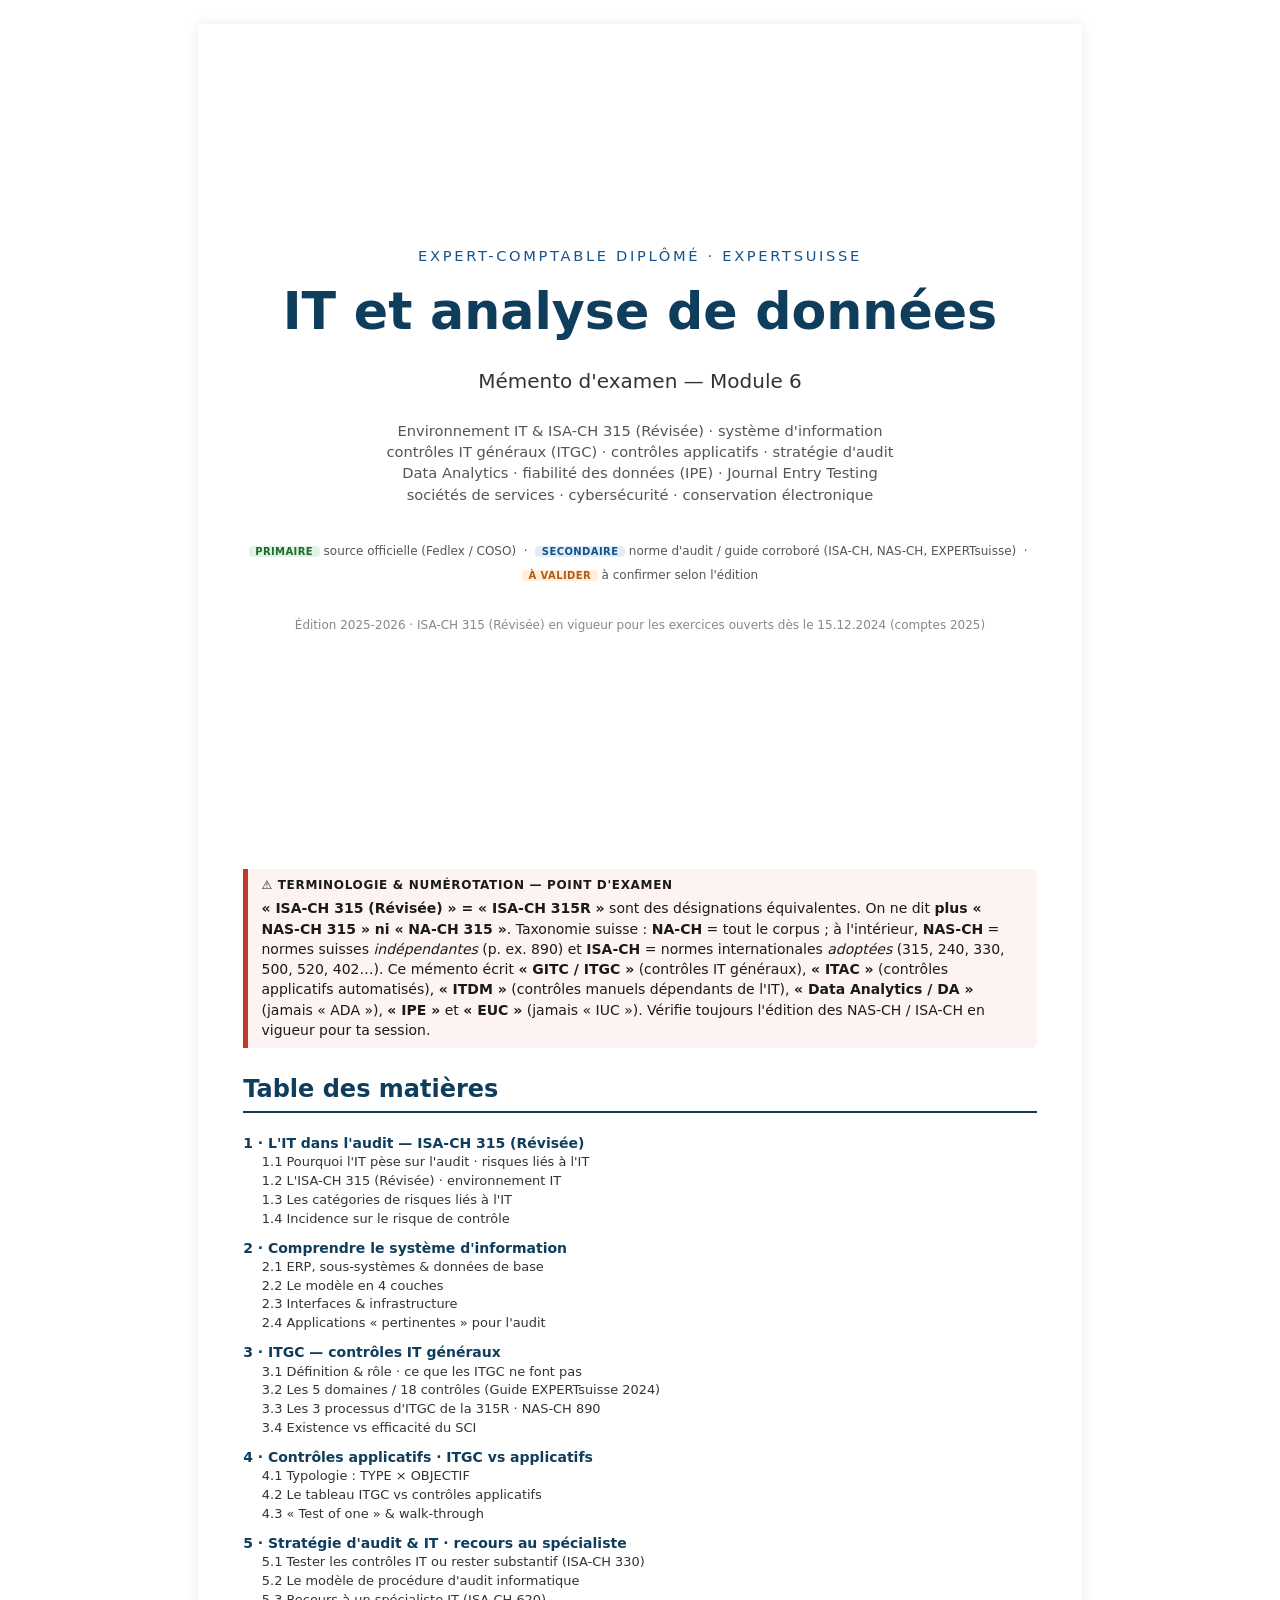
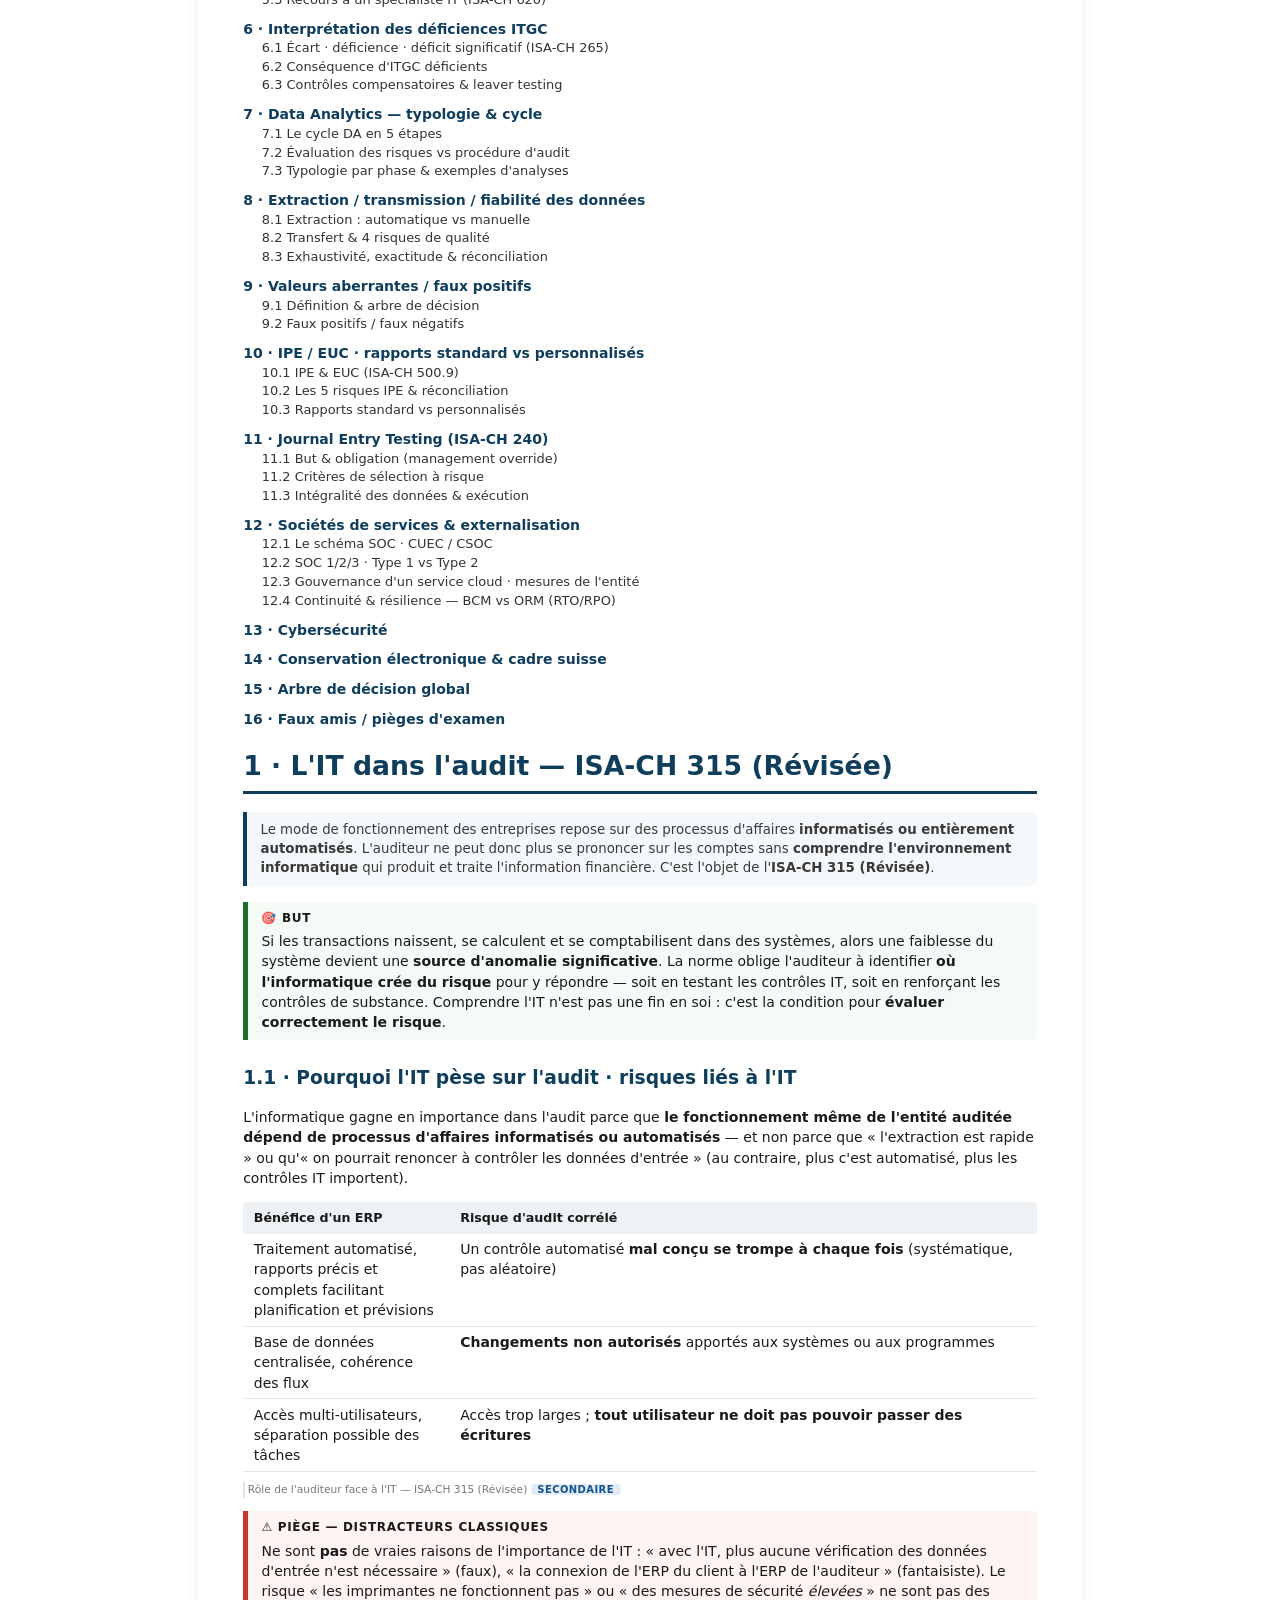
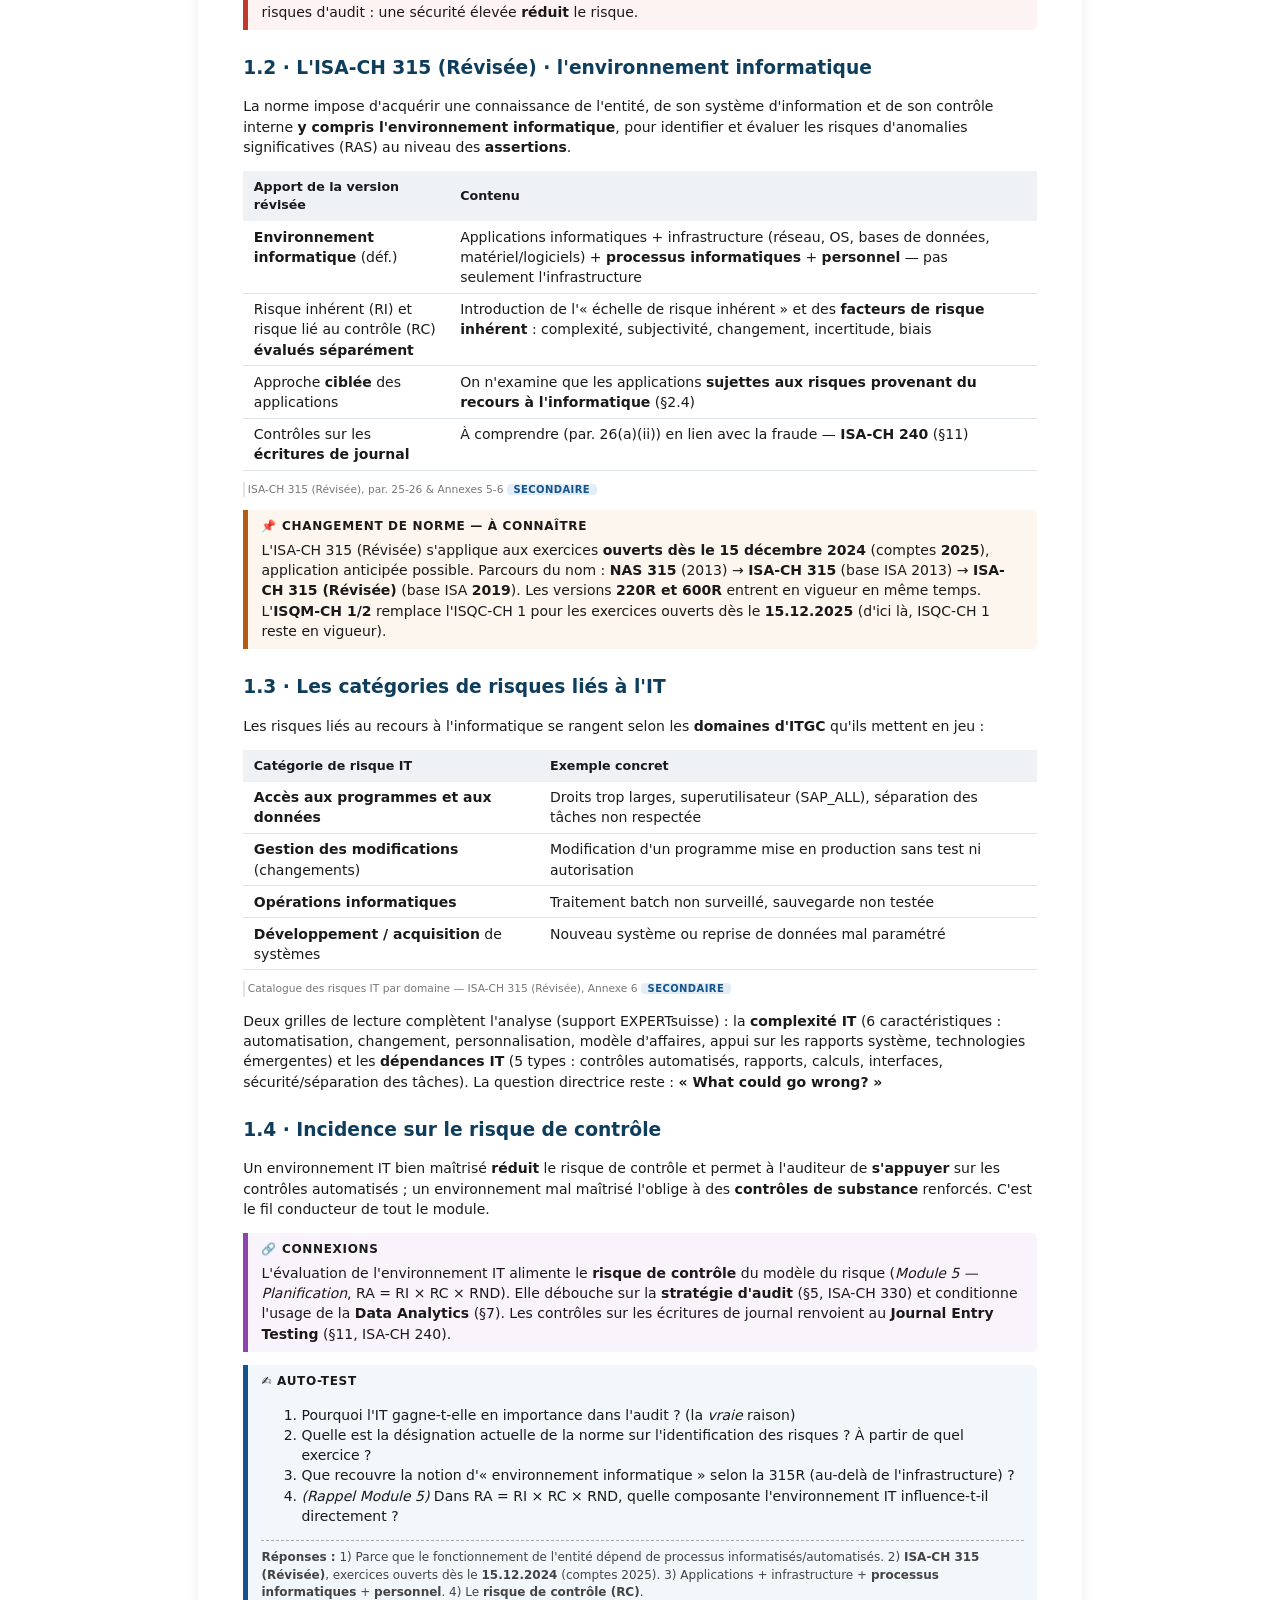
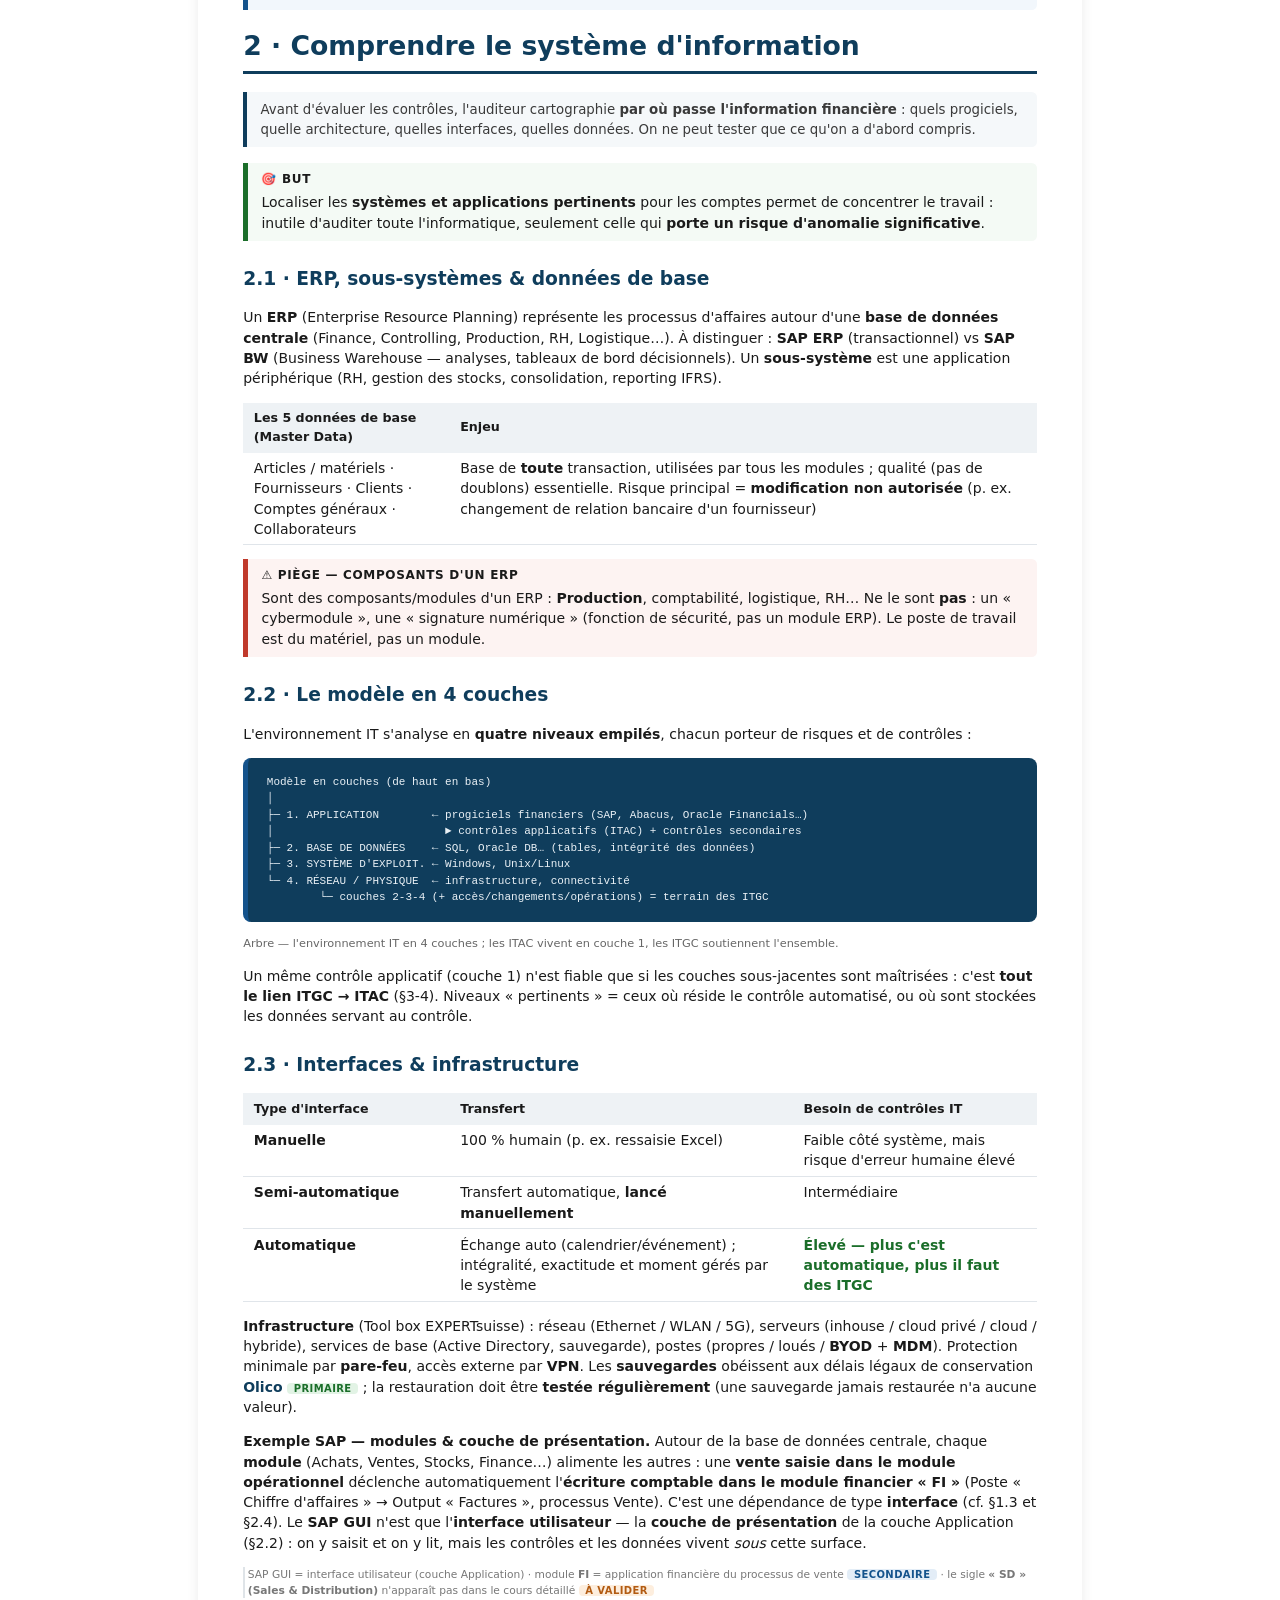
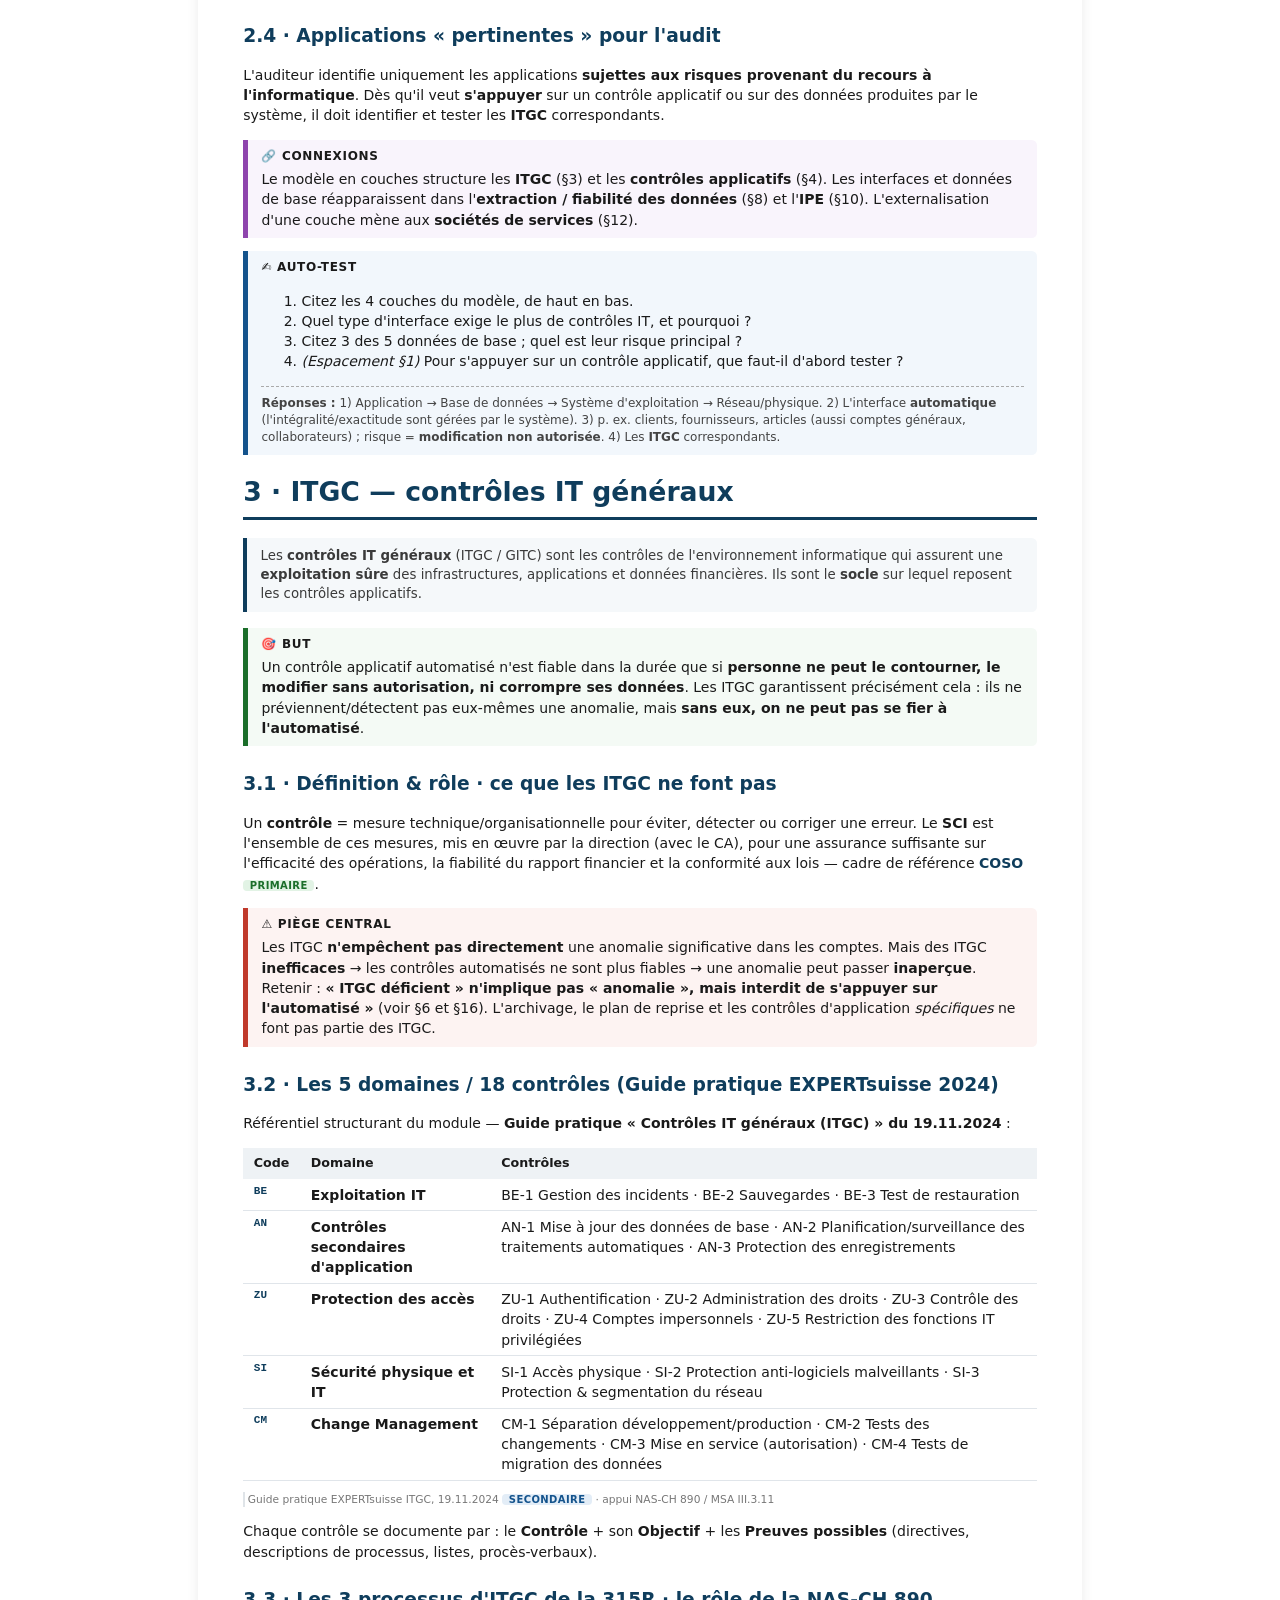
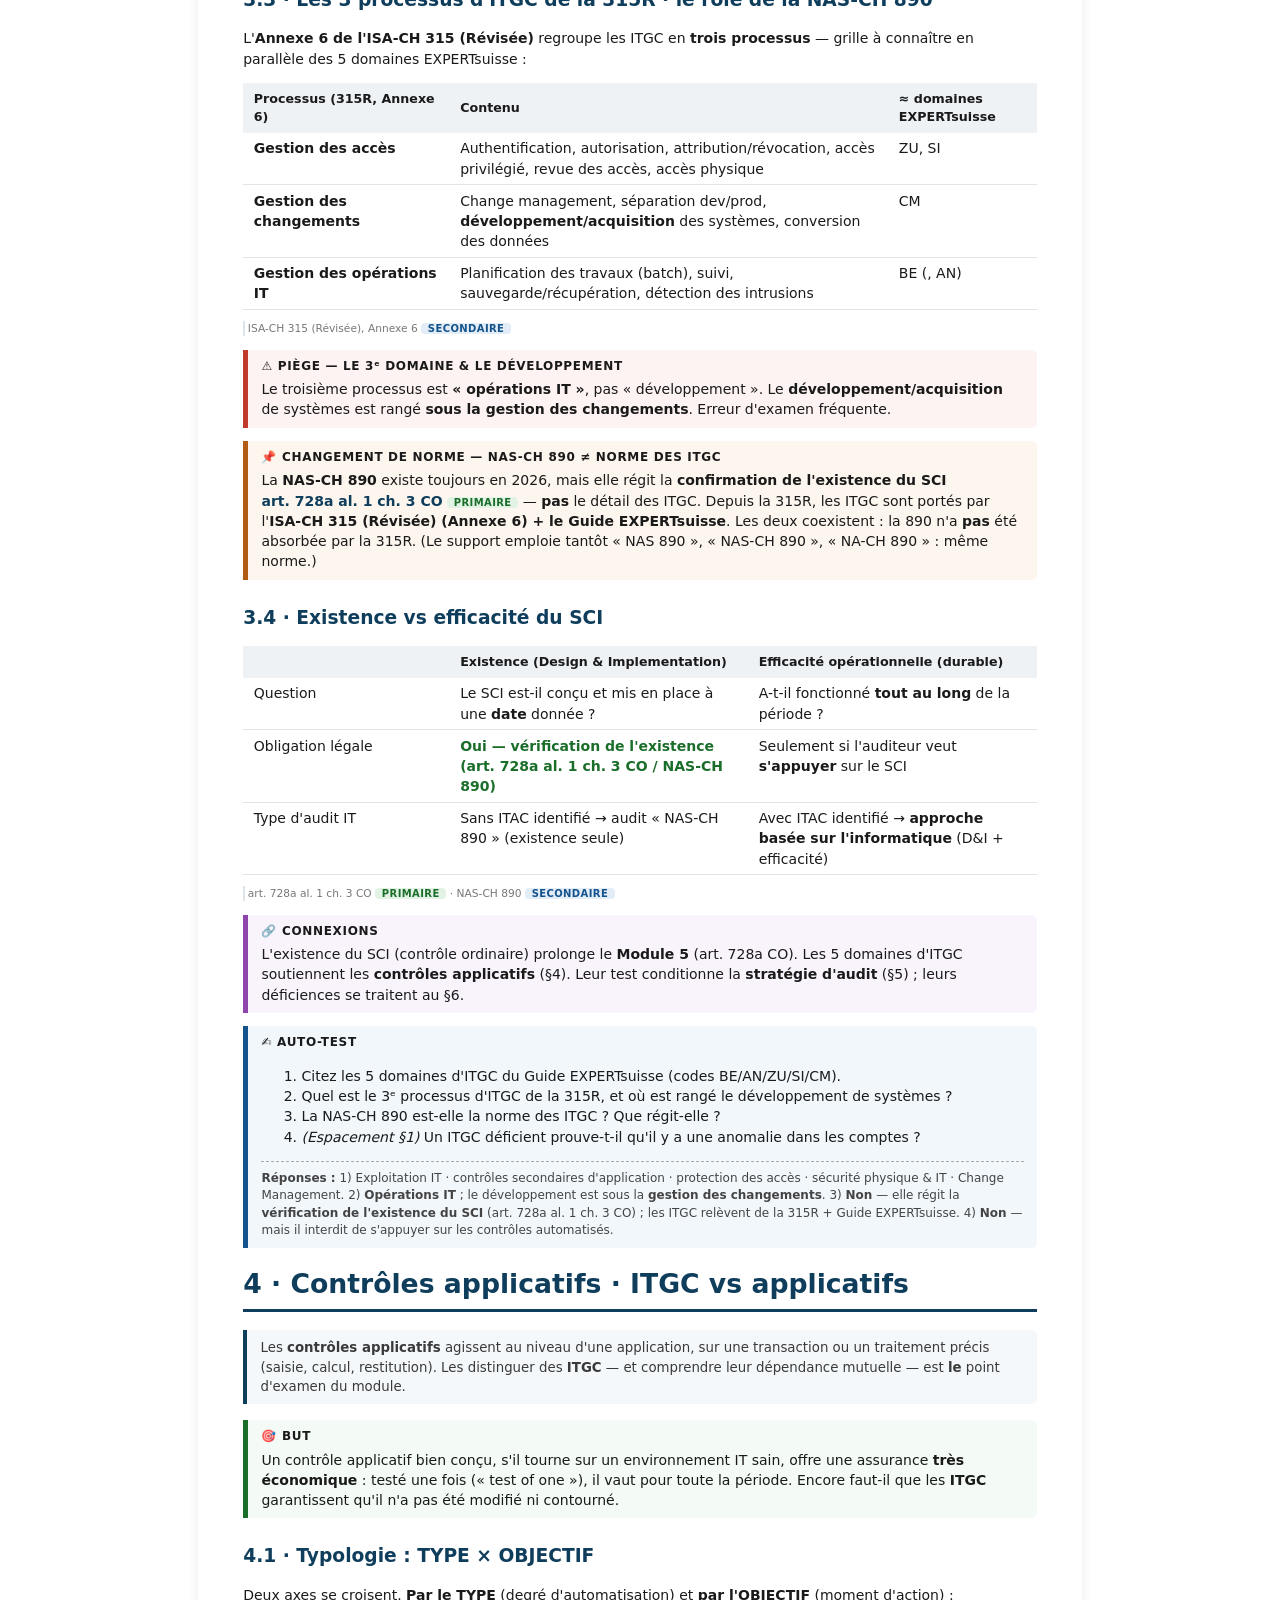
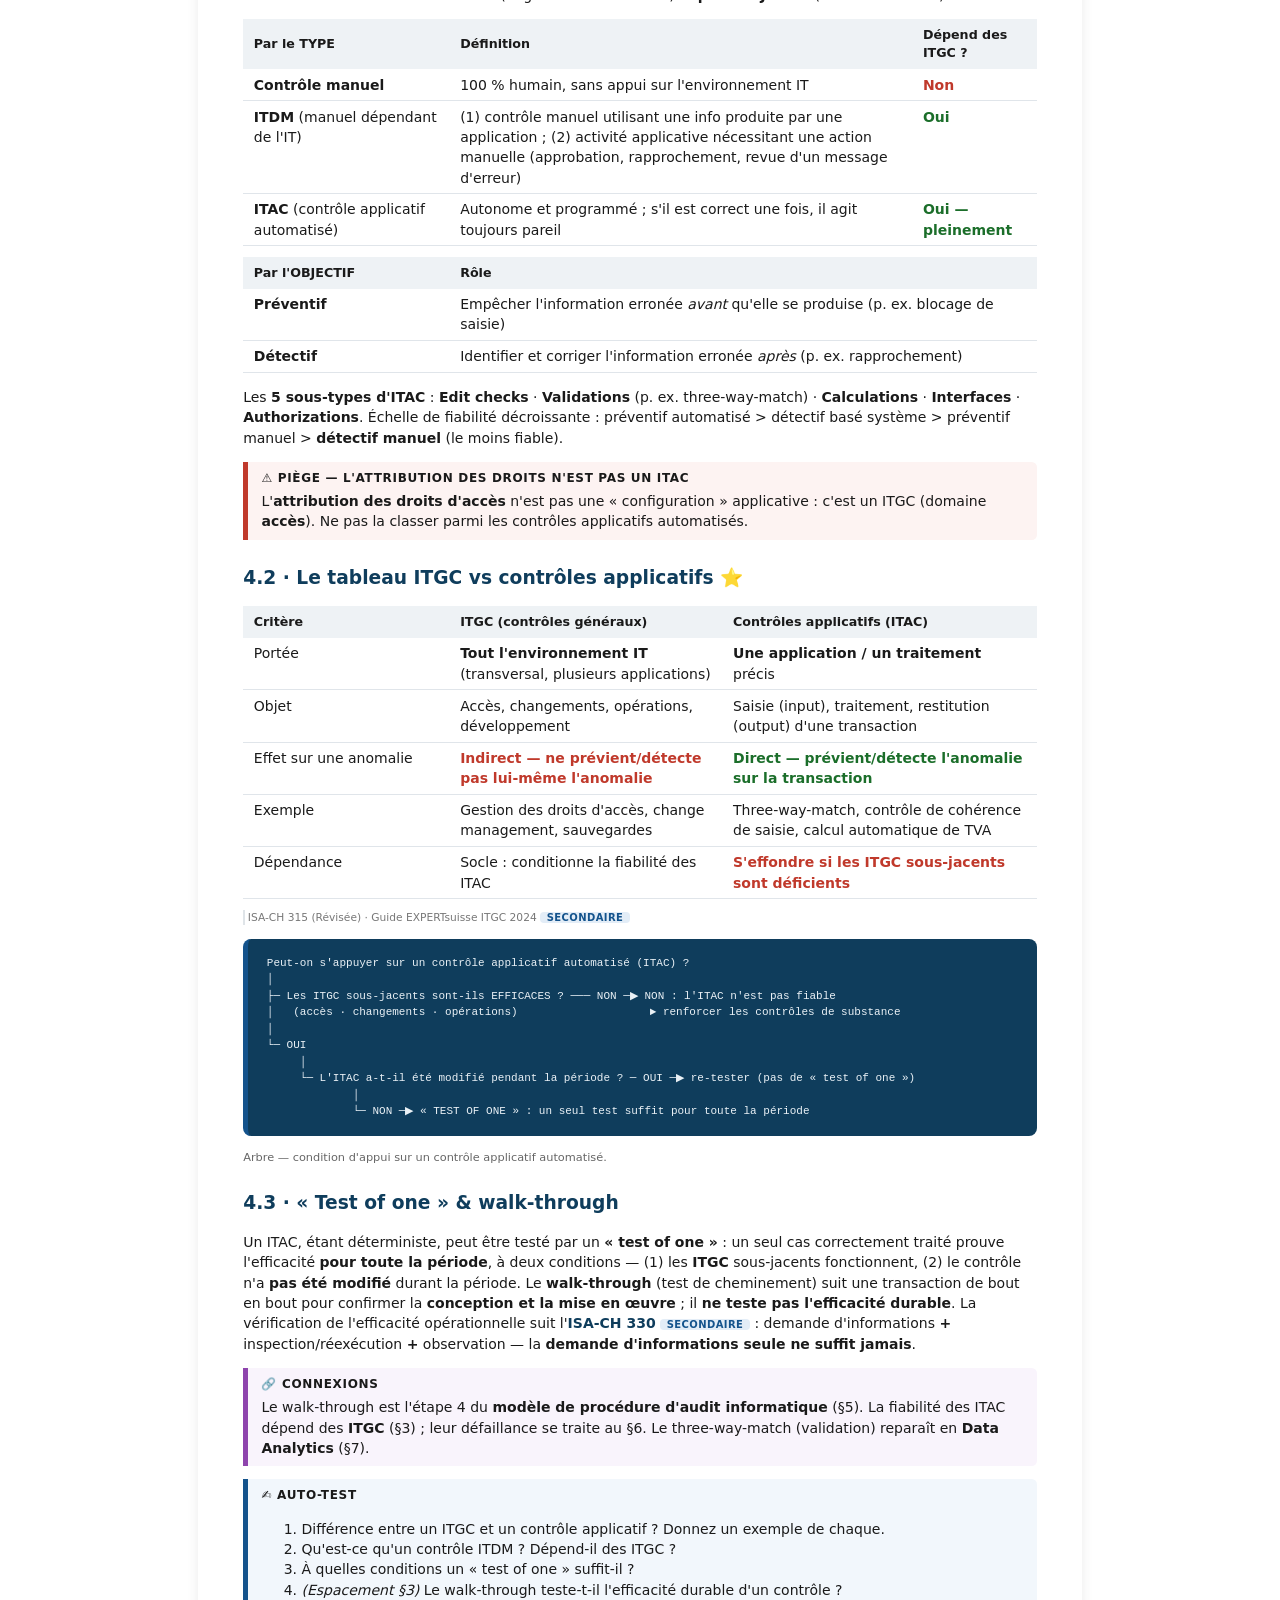
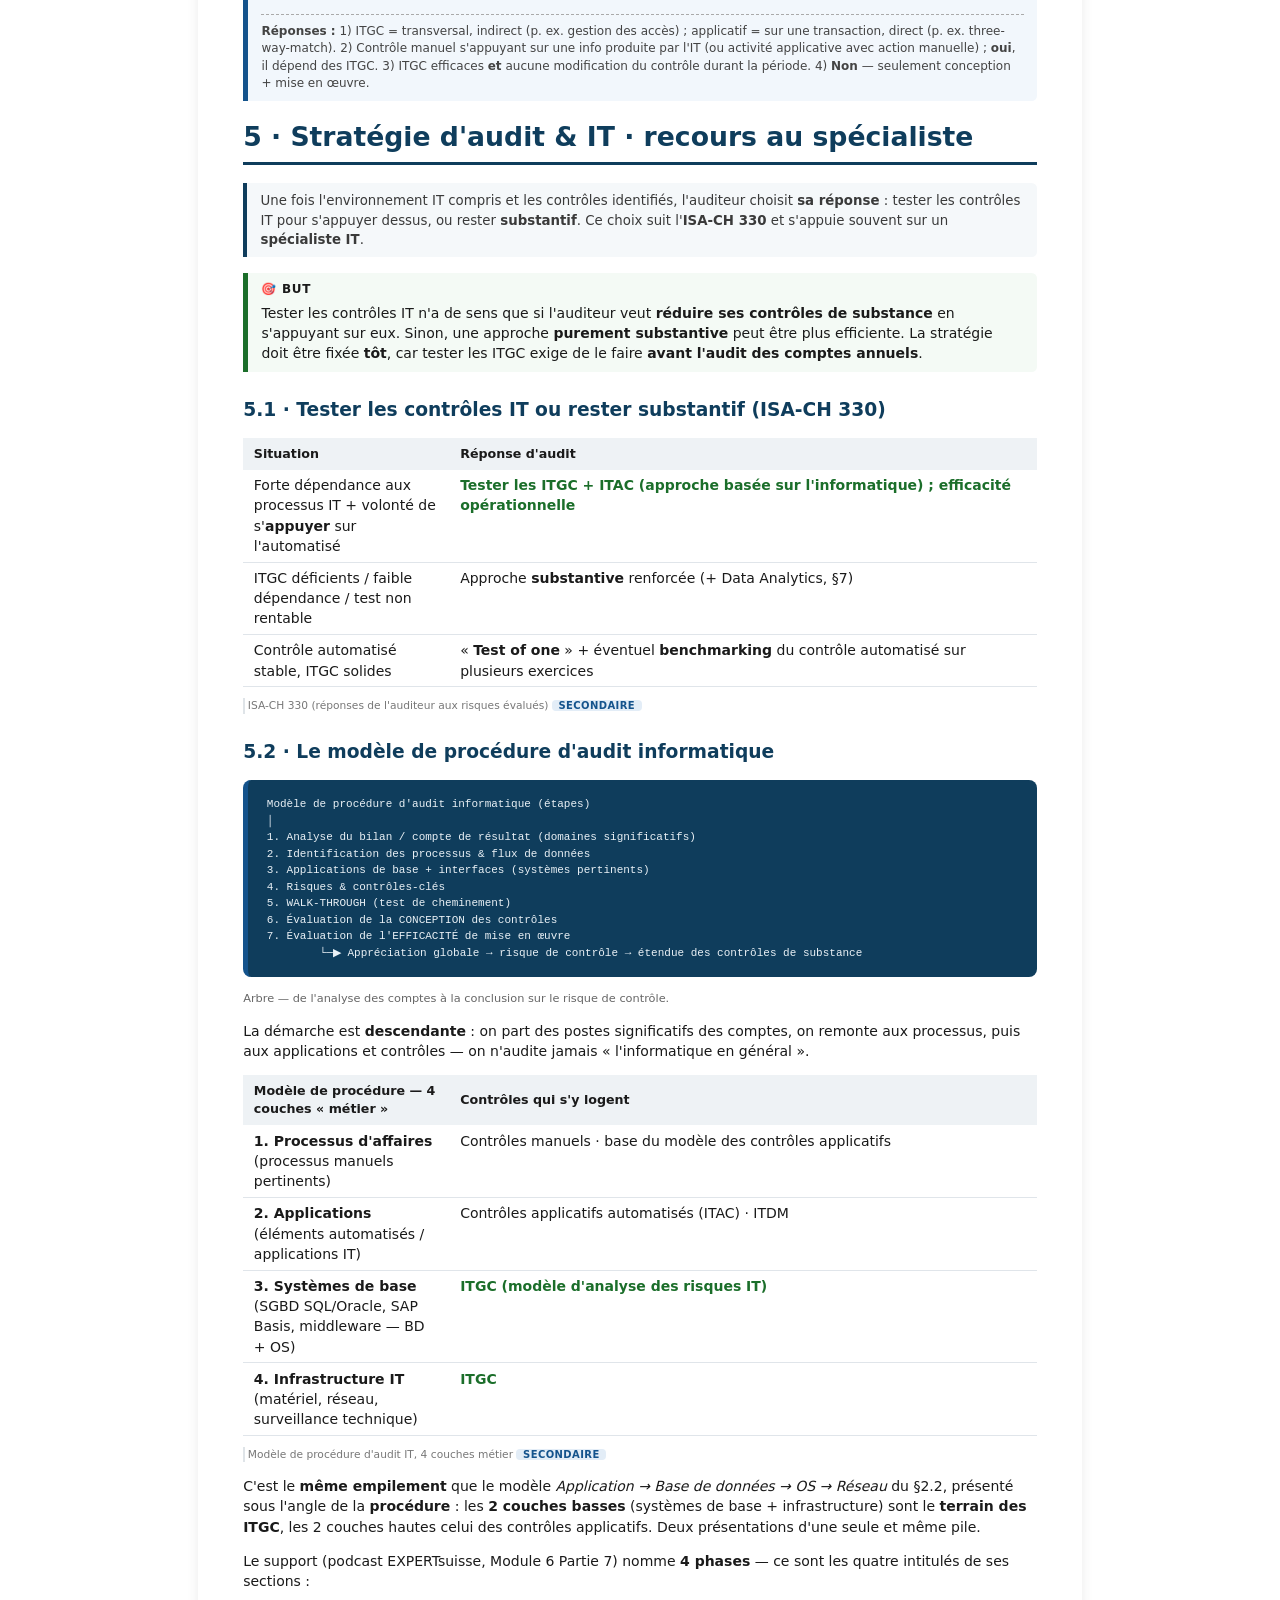
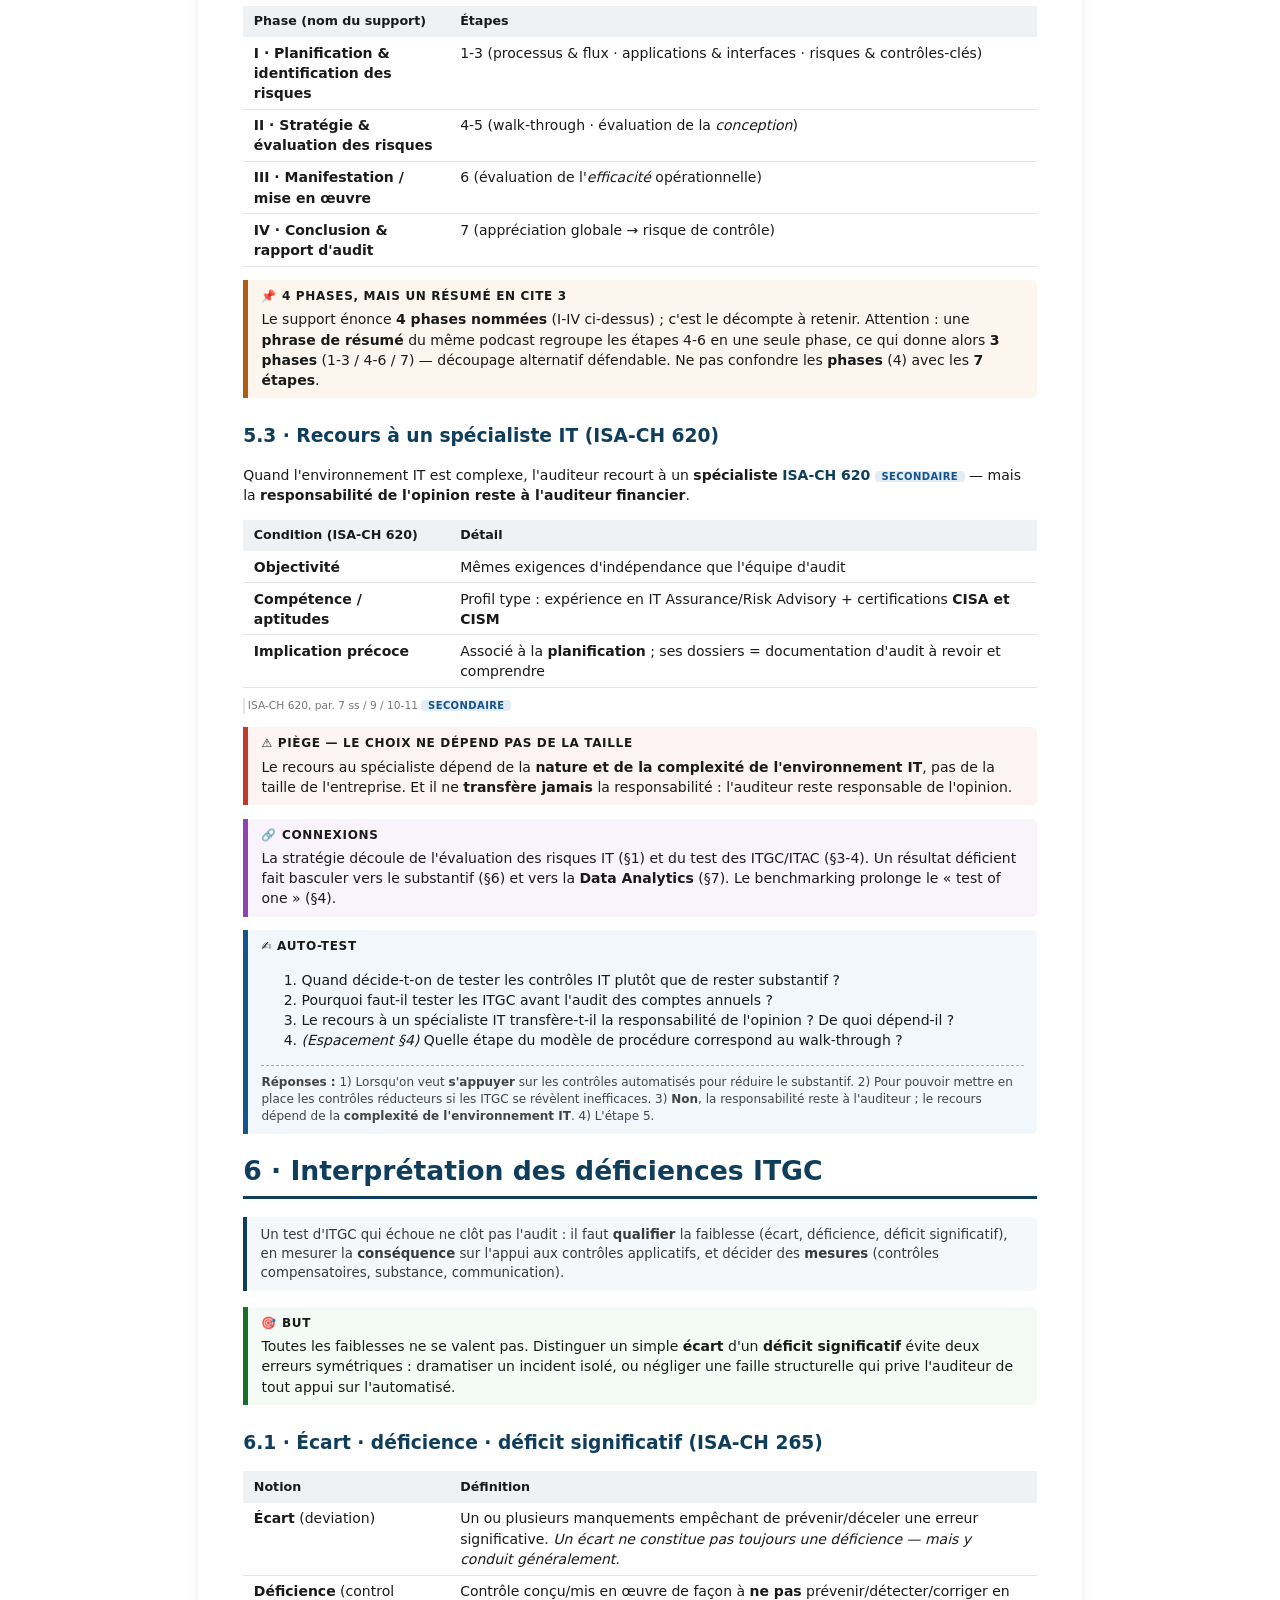
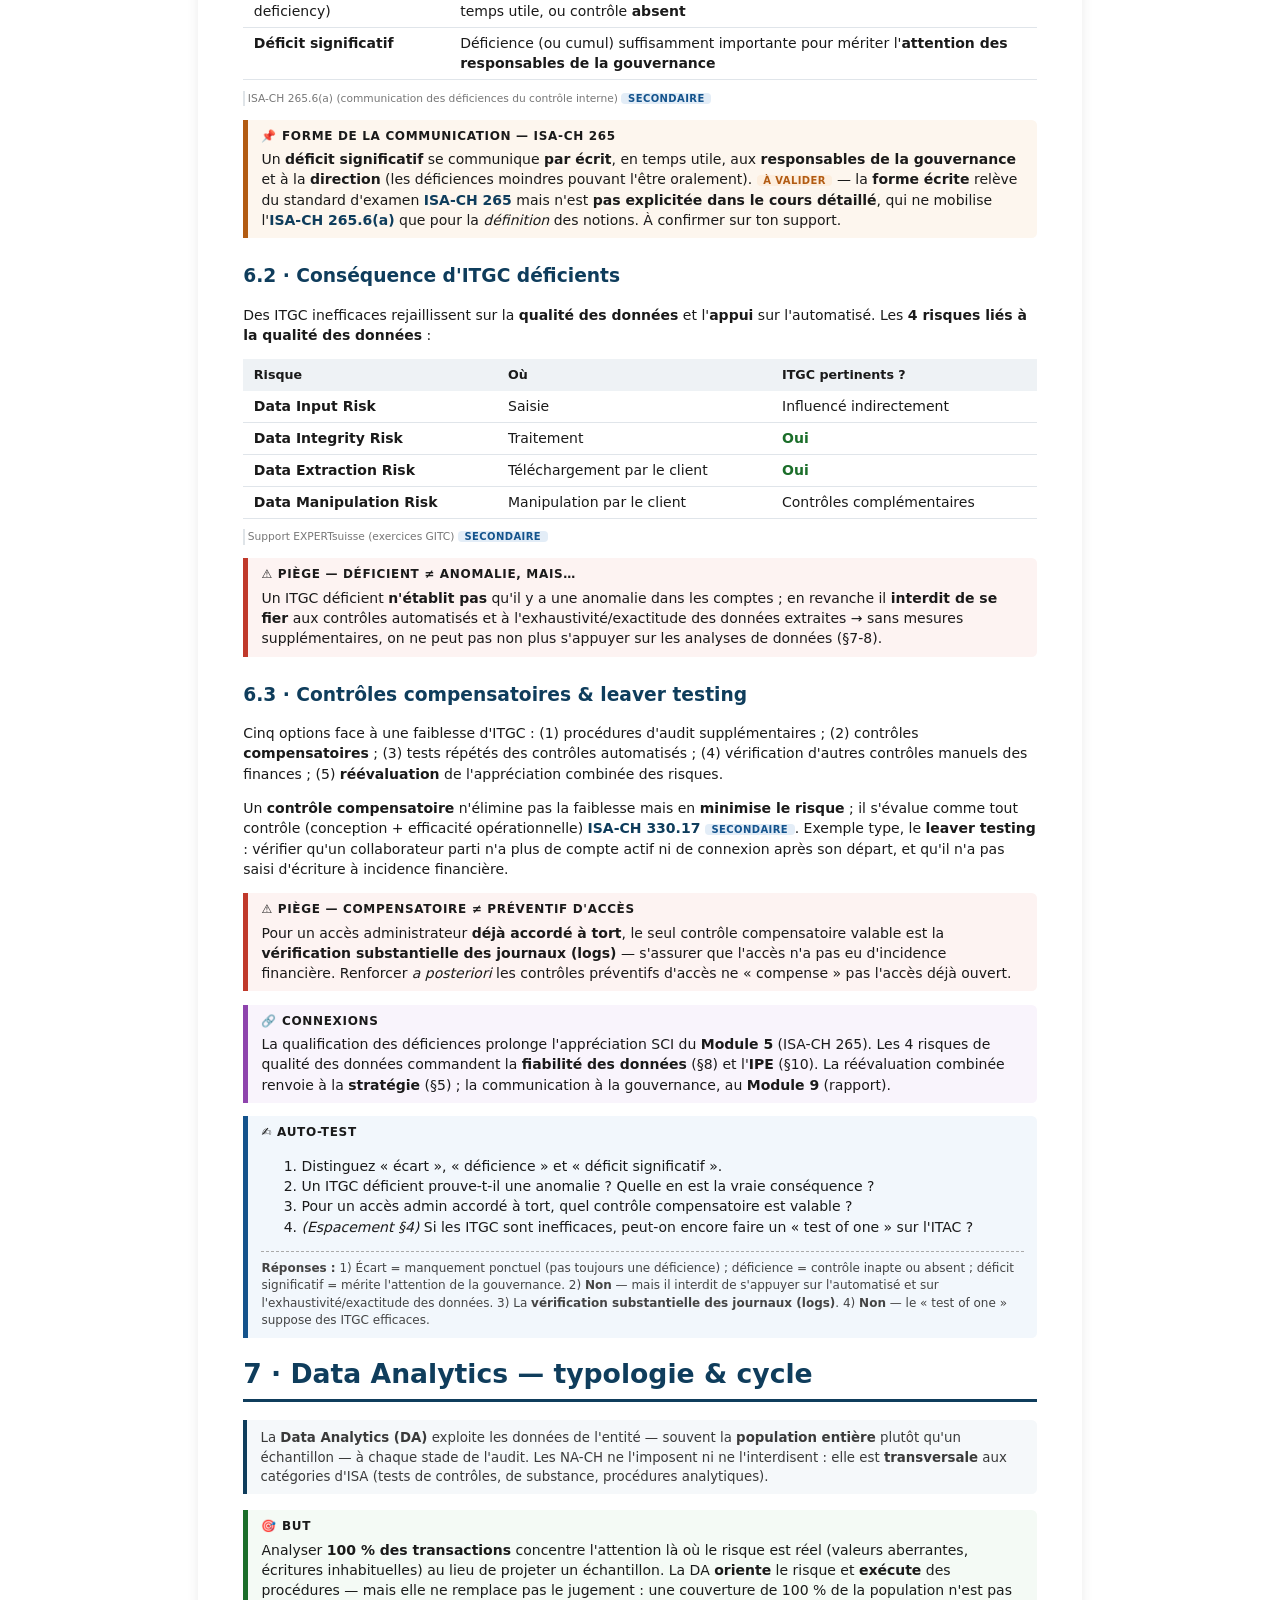
<file: banks/itda/memento-it-analyse-donnees.html>
<!doctype html>
<html lang="fr"><head><meta charset="utf-8">
<meta name="viewport" content="width=device-width, initial-scale=1">
<title>Mémento — IT et analyse de données</title>
<style>
/* ============================================================
   charte.css — DA unique du cursus Expert-Comptable
   Réutilisée à l'identique des modules TVA / Planification /
   Conclusion. Badges de source, callouts, tableaux, arbres.
   Ne pas surcharger localement.
   ============================================================ */
@page { size: A4; margin: 2cm 1.8cm;
  @bottom-right { content: counter(page) " / " counter(pages); font-size: 8pt; color: #888; }
  @top-left { content: string(chapitre); font-size: 8pt; color: #888; } }

body { font-family: "Source Sans Pro","Segoe UI",system-ui,sans-serif;
  font-size: 10.5pt; line-height: 1.45; color: #1a1a1a; }

h1 { string-set: chapitre content(); font-size: 20pt; color: #0f3d5c;
     border-bottom: 3px solid #0f3d5c; padding-bottom: 4pt; page-break-before: always; }
h2 { font-size: 14pt; color: #0f3d5c; margin-top: 18pt; }
h3 { font-size: 11.5pt; color: #333; margin-bottom: 3pt; }

/* ---- Badges de niveau de source ---- */
.primaire, .secondaire, .avalider {
  font-size: 7.5pt; font-weight: 700; padding: 0 5pt; border-radius: 3pt; letter-spacing: .3pt; }
.primaire  { background: #e2f3e5; color: #1b6e2a; }
.secondaire{ background: #e3edf7; color: #14538c; }
.avalider  { background: #fdeede; color: #b25b12; }
.ref-norme { font-weight: 700; color: #0f3d5c; white-space: nowrap; }

/* ---- Callouts standardisés (bloc) ---- */
.but, .piege, .connexions, .autotest, .norme {
  display: block; border-left: 4pt solid; padding: 6pt 10pt; margin: 10pt 0;
  border-radius: 0 4pt 4pt 0; page-break-inside: avoid; }
.but        { border-color: #1b6e2a; background: #f4faf5; }
.piege      { border-color: #c0392b; background: #fdf3f2; }
.connexions { border-color: #8e44ad; background: #f9f4fc; }
.autotest   { border-color: #14538c; background: #f2f7fc; }
.norme      { border-color: #b25b12; background: #fdf6ee; }
.callout-titre { font-weight: 700; font-size: 9pt; text-transform: uppercase;
                 letter-spacing: .5pt; margin-bottom: 3pt; }

/* ---- Tableaux ---- */
table { border-collapse: collapse; margin: 8pt 0; width: 100%; }
th { background: #eef2f5; padding: 5pt 8pt; text-align: left; font-size: 9.5pt; }
td { padding: 4pt 8pt; border-bottom: .5pt solid #e0e5ea; vertical-align: top; }
tr { break-inside: avoid; page-break-inside: avoid; }
thead { display: table-header-group; }
table.compare th:first-child { width: 26%; }
td.oui { color:#1b6e2a; font-weight:600; } td.non { color:#c0392b; font-weight:600; }
td.num { text-align:right; font-variant-numeric: tabular-nums; }
td.code { font:11px ui-monospace,Consolas,monospace; color:#0f3d5c; font-weight:700; white-space:nowrap; }

/* ---- Arbre décisionnel en bloc code (format du module) ---- */
pre.arbre { background:#0f3d5c; color:#eaf1f6; font:11px/1.5 ui-monospace,"Cascadia Code",Consolas,monospace;
  padding:12pt 14pt; border-radius:6pt; overflow-x:auto; margin:10pt 0; page-break-inside:avoid;
  border-left:4pt solid #14538c; }
figure.arbre-fig { margin:10pt 0; page-break-inside:avoid; }
figure.arbre-fig figcaption { font-size:8.5pt; color:#666; margin-top:3pt; }

/* ---- Réf. sur ligne séparée ---- */
.ref-sous { display:block; font-size:8pt; color:#777; margin:1pt 0 5pt; padding-left:2pt;
            border-left:2pt solid #dfe4e8; }
.chapo { font-size:10pt; color:#3a3a3a; background:#f5f8fa; border-left:3pt solid #0f3d5c;
         padding:6pt 10pt; margin:6pt 0 12pt; border-radius:0 4pt 4pt 0; }
.formule { background:#f2f7fc; border:1pt solid #cfe0f0; border-radius:5pt; padding:8pt 12pt;
           font-size:12pt; text-align:center; margin:10pt 0; color:#0f3d5c; font-weight:600; }
.reponses { font-size:9pt; color:#444; border-top:1pt dashed #aaa; margin-top:10pt; padding-top:6pt; }

/* ---- Page de garde & TOC ---- */
.page-garde { page-break-after: always; text-align:center; display:flex; flex-direction:column;
              justify-content:center; min-height:22cm; }
.page-garde h1 { page-break-before: avoid; border:none; string-set:none; font-size:38pt;
                 color:#0f3d5c; margin:6pt 0; }
.pg-kicker { text-transform:uppercase; letter-spacing:2pt; font-size:11pt; color:#14538c; }
.pg-soustitre { font-size:15pt; color:#333; margin-top:4pt; }
.pg-desc { font-size:11pt; color:#555; margin-top:18pt; }
.pg-legende { font-size:9pt; color:#555; margin-top:26pt; line-height:2; }
.pg-pied { font-size:9pt; color:#888; margin-top:22pt; }
.toc-h { page-break-before: always; font-size:18pt; color:#0f3d5c; border-bottom:2pt solid #0f3d5c;
         padding-bottom:3pt; }
nav.toc ul { list-style:none; padding-left:0; margin:0; }
nav.toc li.lvl1 { margin-top:7pt; font-weight:700; color:#0f3d5c; }
nav.toc li.lvl2 { margin-left:14pt; font-weight:400; color:#333; font-size:9.7pt; }
nav.toc a { text-decoration:none; color:inherit; }

@media screen {
  body { max-width: 21cm; margin: 1.5rem auto; padding: 0 1.2cm; background:#fff;
         box-shadow:0 0 12px rgba(0,0,0,.08); }
  h1 { page-break-before: auto; }
  nav.toc a:hover { color:#14538c; text-decoration:underline; }
}
@media print { * { -webkit-print-color-adjust: exact !important; print-color-adjust: exact !important; } }
</style>
</head>
<body>

<!-- ===================== PAGE DE GARDE ===================== -->
<section class="page-garde">
  <div class="pg-kicker">Expert-Comptable diplômé · ExpertSuisse</div>
  <h1>IT et analyse de données</h1>
  <div class="pg-soustitre">Mémento d'examen — Module 6</div>
  <div class="pg-desc">Environnement IT &amp; ISA-CH 315 (Révisée) · système d'information<br>
    contrôles IT généraux (ITGC) · contrôles applicatifs · stratégie d'audit<br>
    Data Analytics · fiabilité des données (IPE) · Journal Entry Testing<br>
    sociétés de services · cybersécurité · conservation électronique</div>
  <div class="pg-legende">
    <span class="primaire">PRIMAIRE</span> source officielle (Fedlex / COSO) &nbsp;·&nbsp;
    <span class="secondaire">SECONDAIRE</span> norme d'audit / guide corroboré (ISA-CH, NAS-CH, EXPERTsuisse) &nbsp;·&nbsp;
    <span class="avalider">À VALIDER</span> à confirmer selon l'édition
  </div>
  <div class="pg-pied">Édition 2025-2026 · ISA-CH 315 (Révisée) en vigueur pour les exercices ouverts dès le 15.12.2024 (comptes 2025)</div>
</section>

<!-- ===================== AVERTISSEMENT ===================== -->
<section>
  <div class="piege">
    <div class="callout-titre">⚠️ Terminologie &amp; numérotation — point d'examen</div>
    <b>« ISA-CH 315 (Révisée) » = « ISA-CH 315R »</b> sont des désignations équivalentes. On ne dit
    <b>plus « NAS-CH 315 » ni « NA-CH 315 »</b>. Taxonomie suisse : <b>NA-CH</b> = tout le corpus ;
    à l'intérieur, <b>NAS-CH</b> = normes suisses <i>indépendantes</i> (p. ex. 890) et <b>ISA-CH</b> =
    normes internationales <i>adoptées</i> (315, 240, 330, 500, 520, 402…). Ce mémento écrit
    <b>« GITC / ITGC »</b> (contrôles IT généraux), <b>« ITAC »</b> (contrôles applicatifs
    automatisés), <b>« ITDM »</b> (contrôles manuels dépendants de l'IT), <b>« Data Analytics / DA »</b>
    (jamais « ADA »), <b>« IPE »</b> et <b>« EUC »</b> (jamais « IUC »). Vérifie toujours l'édition des
    NAS-CH / ISA-CH en vigueur pour ta session.
  </div>
</section>

<!-- ===================== TABLE DES MATIÈRES ===================== -->
<h2 class="toc-h">Table des matières</h2>
<nav class="toc">
<ul>
  <li class="lvl1"><a href="#s1">1 · L'IT dans l'audit — ISA-CH 315 (Révisée)</a></li>
    <li class="lvl2"><a href="#s1-1">1.1 Pourquoi l'IT pèse sur l'audit · risques liés à l'IT</a></li>
    <li class="lvl2"><a href="#s1-2">1.2 L'ISA-CH 315 (Révisée) · environnement IT</a></li>
    <li class="lvl2"><a href="#s1-3">1.3 Les catégories de risques liés à l'IT</a></li>
    <li class="lvl2"><a href="#s1-4">1.4 Incidence sur le risque de contrôle</a></li>
  <li class="lvl1"><a href="#s2">2 · Comprendre le système d'information</a></li>
    <li class="lvl2"><a href="#s2-1">2.1 ERP, sous-systèmes &amp; données de base</a></li>
    <li class="lvl2"><a href="#s2-2">2.2 Le modèle en 4 couches</a></li>
    <li class="lvl2"><a href="#s2-3">2.3 Interfaces &amp; infrastructure</a></li>
    <li class="lvl2"><a href="#s2-4">2.4 Applications « pertinentes » pour l'audit</a></li>
  <li class="lvl1"><a href="#s3">3 · ITGC — contrôles IT généraux</a></li>
    <li class="lvl2"><a href="#s3-1">3.1 Définition &amp; rôle · ce que les ITGC ne font pas</a></li>
    <li class="lvl2"><a href="#s3-2">3.2 Les 5 domaines / 18 contrôles (Guide EXPERTsuisse 2024)</a></li>
    <li class="lvl2"><a href="#s3-3">3.3 Les 3 processus d'ITGC de la 315R · NAS-CH 890</a></li>
    <li class="lvl2"><a href="#s3-4">3.4 Existence vs efficacité du SCI</a></li>
  <li class="lvl1"><a href="#s4">4 · Contrôles applicatifs · ITGC vs applicatifs</a></li>
    <li class="lvl2"><a href="#s4-1">4.1 Typologie : TYPE × OBJECTIF</a></li>
    <li class="lvl2"><a href="#s4-2">4.2 Le tableau ITGC vs contrôles applicatifs</a></li>
    <li class="lvl2"><a href="#s4-3">4.3 « Test of one » &amp; walk-through</a></li>
  <li class="lvl1"><a href="#s5">5 · Stratégie d'audit &amp; IT · recours au spécialiste</a></li>
    <li class="lvl2"><a href="#s5-1">5.1 Tester les contrôles IT ou rester substantif (ISA-CH 330)</a></li>
    <li class="lvl2"><a href="#s5-2">5.2 Le modèle de procédure d'audit informatique</a></li>
    <li class="lvl2"><a href="#s5-3">5.3 Recours à un spécialiste IT (ISA-CH 620)</a></li>
  <li class="lvl1"><a href="#s6">6 · Interprétation des déficiences ITGC</a></li>
    <li class="lvl2"><a href="#s6-1">6.1 Écart · déficience · déficit significatif (ISA-CH 265)</a></li>
    <li class="lvl2"><a href="#s6-2">6.2 Conséquence d'ITGC déficients</a></li>
    <li class="lvl2"><a href="#s6-3">6.3 Contrôles compensatoires &amp; leaver testing</a></li>
  <li class="lvl1"><a href="#s7">7 · Data Analytics — typologie &amp; cycle</a></li>
    <li class="lvl2"><a href="#s7-1">7.1 Le cycle DA en 5 étapes</a></li>
    <li class="lvl2"><a href="#s7-2">7.2 Évaluation des risques vs procédure d'audit</a></li>
    <li class="lvl2"><a href="#s7-3">7.3 Typologie par phase &amp; exemples d'analyses</a></li>
  <li class="lvl1"><a href="#s8">8 · Extraction / transmission / fiabilité des données</a></li>
    <li class="lvl2"><a href="#s8-1">8.1 Extraction : automatique vs manuelle</a></li>
    <li class="lvl2"><a href="#s8-2">8.2 Transfert &amp; 4 risques de qualité</a></li>
    <li class="lvl2"><a href="#s8-3">8.3 Exhaustivité, exactitude &amp; réconciliation</a></li>
  <li class="lvl1"><a href="#s9">9 · Valeurs aberrantes / faux positifs</a></li>
    <li class="lvl2"><a href="#s9-1">9.1 Définition &amp; arbre de décision</a></li>
    <li class="lvl2"><a href="#s9-2">9.2 Faux positifs / faux négatifs</a></li>
  <li class="lvl1"><a href="#s10">10 · IPE / EUC · rapports standard vs personnalisés</a></li>
    <li class="lvl2"><a href="#s10-1">10.1 IPE &amp; EUC (ISA-CH 500.9)</a></li>
    <li class="lvl2"><a href="#s10-2">10.2 Les 5 risques IPE &amp; réconciliation</a></li>
    <li class="lvl2"><a href="#s10-3">10.3 Rapports standard vs personnalisés</a></li>
  <li class="lvl1"><a href="#s11">11 · Journal Entry Testing (ISA-CH 240)</a></li>
    <li class="lvl2"><a href="#s11-1">11.1 But &amp; obligation (management override)</a></li>
    <li class="lvl2"><a href="#s11-2">11.2 Critères de sélection à risque</a></li>
    <li class="lvl2"><a href="#s11-3">11.3 Intégralité des données &amp; exécution</a></li>
  <li class="lvl1"><a href="#s12">12 · Sociétés de services &amp; externalisation</a></li>
    <li class="lvl2"><a href="#s12-1">12.1 Le schéma SOC · CUEC / CSOC</a></li>
    <li class="lvl2"><a href="#s12-2">12.2 SOC 1/2/3 · Type 1 vs Type 2</a></li>
    <li class="lvl2"><a href="#s12-3">12.3 Gouvernance d'un service cloud · mesures de l'entité</a></li>
    <li class="lvl2"><a href="#s12-4">12.4 Continuité &amp; résilience — BCM vs ORM (RTO/RPO)</a></li>
  <li class="lvl1"><a href="#s13">13 · Cybersécurité</a></li>
  <li class="lvl1"><a href="#s14">14 · Conservation électronique &amp; cadre suisse</a></li>
  <li class="lvl1"><a href="#s15">15 · Arbre de décision global</a></li>
  <li class="lvl1"><a href="#s16">16 · Faux amis / pièges d'examen</a></li>
</ul>
</nav>

<!-- ============================================================
     SECTION 1
     ============================================================ -->
<h1 id="s1">1 · L'IT dans l'audit — ISA-CH 315 (Révisée)</h1>
<p class="chapo">Le mode de fonctionnement des entreprises repose sur des processus d'affaires
<b>informatisés ou entièrement automatisés</b>. L'auditeur ne peut donc plus se prononcer sur les
comptes sans <b>comprendre l'environnement informatique</b> qui produit et traite l'information
financière. C'est l'objet de l'<b>ISA-CH 315 (Révisée)</b>.</p>

<div class="but">
  <div class="callout-titre">🎯 But</div>
  Si les transactions naissent, se calculent et se comptabilisent dans des systèmes, alors une
  faiblesse du système devient une <b>source d'anomalie significative</b>. La norme oblige l'auditeur
  à identifier <b>où l'informatique crée du risque</b> pour y répondre — soit en testant les contrôles
  IT, soit en renforçant les contrôles de substance. Comprendre l'IT n'est pas une fin en soi :
  c'est la condition pour <b>évaluer correctement le risque</b>.
</div>

<h2 id="s1-1">1.1 · Pourquoi l'IT pèse sur l'audit · risques liés à l'IT</h2>
<p>L'informatique gagne en importance dans l'audit parce que <b>le fonctionnement même de l'entité
auditée dépend de processus d'affaires informatisés ou automatisés</b> — et non parce que
« l'extraction est rapide » ou qu'« on pourrait renoncer à contrôler les données d'entrée » (au
contraire, plus c'est automatisé, plus les contrôles IT importent).</p>
<table class="compare">
  <thead><tr><th>Bénéfice d'un ERP</th><th>Risque d'audit corrélé</th></tr></thead>
  <tbody>
    <tr><td>Traitement automatisé, rapports précis et complets facilitant planification et prévisions</td><td>Un contrôle automatisé <b>mal conçu se trompe à chaque fois</b> (systématique, pas aléatoire)</td></tr>
    <tr><td>Base de données centralisée, cohérence des flux</td><td><b>Changements non autorisés</b> apportés aux systèmes ou aux programmes</td></tr>
    <tr><td>Accès multi-utilisateurs, séparation possible des tâches</td><td>Accès trop larges ; <b>tout utilisateur ne doit pas pouvoir passer des écritures</b></td></tr>
  </tbody>
</table>
<span class="ref-sous">Rôle de l'auditeur face à l'IT — ISA-CH 315 (Révisée) <span class="secondaire">SECONDAIRE</span></span>
<div class="piege">
  <div class="callout-titre">⚠️ Piège — distracteurs classiques</div>
  Ne sont <b>pas</b> de vraies raisons de l'importance de l'IT : « avec l'IT, plus aucune vérification
  des données d'entrée n'est nécessaire » (faux), « la connexion de l'ERP du client à l'ERP de
  l'auditeur » (fantaisiste). Le risque « les imprimantes ne fonctionnent pas » ou « des mesures de
  sécurité <i>élevées</i> » ne sont pas des risques d'audit : une sécurité élevée <b>réduit</b> le
  risque.
</div>

<h2 id="s1-2">1.2 · L'ISA-CH 315 (Révisée) · l'environnement informatique</h2>
<p>La norme impose d'acquérir une connaissance de l'entité, de son système d'information et de son
contrôle interne <b>y compris l'environnement informatique</b>, pour identifier et évaluer les risques
d'anomalies significatives (RAS) au niveau des <b>assertions</b>.</p>
<table class="compare">
  <thead><tr><th>Apport de la version révisée</th><th>Contenu</th></tr></thead>
  <tbody>
    <tr><td><b>Environnement informatique</b> (déf.)</td><td>Applications informatiques + infrastructure (réseau, OS, bases de données, matériel/logiciels) + <b>processus informatiques</b> + <b>personnel</b> — pas seulement l'infrastructure</td></tr>
    <tr><td>Risque inhérent (RI) et risque lié au contrôle (RC) <b>évalués séparément</b></td><td>Introduction de l'« échelle de risque inhérent » et des <b>facteurs de risque inhérent</b> : complexité, subjectivité, changement, incertitude, biais</td></tr>
    <tr><td>Approche <b>ciblée</b> des applications</td><td>On n'examine que les applications <b>sujettes aux risques provenant du recours à l'informatique</b> (§2.4)</td></tr>
    <tr><td>Contrôles sur les <b>écritures de journal</b></td><td>À comprendre (par. 26(a)(ii)) en lien avec la fraude — <b>ISA-CH 240</b> (§11)</td></tr>
  </tbody>
</table>
<span class="ref-sous">ISA-CH 315 (Révisée), par. 25-26 &amp; Annexes 5-6 <span class="secondaire">SECONDAIRE</span></span>

<div class="norme">
  <div class="callout-titre">📌 Changement de norme — à connaître</div>
  L'ISA-CH 315 (Révisée) s'applique aux exercices <b>ouverts dès le 15 décembre 2024</b> (comptes
  <b>2025</b>), application anticipée possible. Parcours du nom : <b>NAS 315</b> (2013) →
  <b>ISA-CH 315</b> (base ISA 2013) → <b>ISA-CH 315 (Révisée)</b> (base ISA <b>2019</b>). Les versions
  <b>220R et 600R</b> entrent en vigueur en même temps. L'<b>ISQM-CH 1/2</b> remplace l'ISQC-CH 1 pour
  les exercices ouverts dès le <b>15.12.2025</b> (d'ici là, ISQC-CH 1 reste en vigueur).
</div>

<h2 id="s1-3">1.3 · Les catégories de risques liés à l'IT</h2>
<p>Les risques liés au recours à l'informatique se rangent selon les <b>domaines d'ITGC</b> qu'ils
mettent en jeu :</p>
<table>
  <thead><tr><th>Catégorie de risque IT</th><th>Exemple concret</th></tr></thead>
  <tbody>
    <tr><td><b>Accès aux programmes et aux données</b></td><td>Droits trop larges, superutilisateur (SAP_ALL), séparation des tâches non respectée</td></tr>
    <tr><td><b>Gestion des modifications</b> (changements)</td><td>Modification d'un programme mise en production sans test ni autorisation</td></tr>
    <tr><td><b>Opérations informatiques</b></td><td>Traitement batch non surveillé, sauvegarde non testée</td></tr>
    <tr><td><b>Développement / acquisition</b> de systèmes</td><td>Nouveau système ou reprise de données mal paramétré</td></tr>
  </tbody>
</table>
<span class="ref-sous">Catalogue des risques IT par domaine — ISA-CH 315 (Révisée), Annexe 6 <span class="secondaire">SECONDAIRE</span></span>
<p>Deux grilles de lecture complètent l'analyse (support EXPERTsuisse) : la <b>complexité IT</b>
(6 caractéristiques : automatisation, changement, personnalisation, modèle d'affaires, appui sur les
rapports système, technologies émergentes) et les <b>dépendances IT</b> (5 types : contrôles
automatisés, rapports, calculs, interfaces, sécurité/séparation des tâches). La question directrice
reste : <b>« What could go wrong? »</b></p>

<h2 id="s1-4">1.4 · Incidence sur le risque de contrôle</h2>
<p>Un environnement IT bien maîtrisé <b>réduit</b> le risque de contrôle et permet à l'auditeur de
<b>s'appuyer</b> sur les contrôles automatisés ; un environnement mal maîtrisé l'oblige à des
<b>contrôles de substance</b> renforcés. C'est le fil conducteur de tout le module.</p>
<div class="connexions">
  <div class="callout-titre">🔗 Connexions</div>
  L'évaluation de l'environnement IT alimente le <b>risque de contrôle</b> du modèle du risque
  (<i>Module 5 — Planification</i>, RA = RI × RC × RND). Elle débouche sur la <b>stratégie d'audit</b>
  (§5, ISA-CH 330) et conditionne l'usage de la <b>Data Analytics</b> (§7). Les contrôles sur les
  écritures de journal renvoient au <b>Journal Entry Testing</b> (§11, ISA-CH 240).
</div>
<div class="autotest">
  <div class="callout-titre">✍️ Auto-test</div>
  <ol>
    <li>Pourquoi l'IT gagne-t-elle en importance dans l'audit ? (la <i>vraie</i> raison)</li>
    <li>Quelle est la désignation actuelle de la norme sur l'identification des risques ? À partir de quel exercice ?</li>
    <li>Que recouvre la notion d'« environnement informatique » selon la 315R (au-delà de l'infrastructure) ?</li>
    <li><i>(Rappel Module 5)</i> Dans RA = RI × RC × RND, quelle composante l'environnement IT influence-t-il directement ?</li>
  </ol>
  <div class="reponses"><b>Réponses :</b> 1) Parce que le fonctionnement de l'entité dépend de processus informatisés/automatisés. 2) <b>ISA-CH 315 (Révisée)</b>, exercices ouverts dès le <b>15.12.2024</b> (comptes 2025). 3) Applications + infrastructure + <b>processus informatiques</b> + <b>personnel</b>. 4) Le <b>risque de contrôle (RC)</b>.</div>
</div>

<!-- ============================================================
     SECTION 2
     ============================================================ -->
<h1 id="s2">2 · Comprendre le système d'information</h1>
<p class="chapo">Avant d'évaluer les contrôles, l'auditeur cartographie <b>par où passe l'information
financière</b> : quels progiciels, quelle architecture, quelles interfaces, quelles données. On ne
peut tester que ce qu'on a d'abord compris.</p>

<div class="but">
  <div class="callout-titre">🎯 But</div>
  Localiser les <b>systèmes et applications pertinents</b> pour les comptes permet de concentrer le
  travail : inutile d'auditer toute l'informatique, seulement celle qui <b>porte un risque
  d'anomalie significative</b>.
</div>

<h2 id="s2-1">2.1 · ERP, sous-systèmes &amp; données de base</h2>
<p>Un <b>ERP</b> (Enterprise Resource Planning) représente les processus d'affaires autour d'une
<b>base de données centrale</b> (Finance, Controlling, Production, RH, Logistique…). À distinguer :
<b>SAP ERP</b> (transactionnel) vs <b>SAP BW</b> (Business Warehouse — analyses, tableaux de bord
décisionnels). Un <b>sous-système</b> est une application périphérique (RH, gestion des stocks,
consolidation, reporting IFRS).</p>
<table class="compare">
  <thead><tr><th>Les 5 données de base (Master Data)</th><th>Enjeu</th></tr></thead>
  <tbody>
    <tr><td>Articles / matériels · Fournisseurs · Clients · Comptes généraux · Collaborateurs</td>
        <td>Base de <b>toute</b> transaction, utilisées par tous les modules ; qualité (pas de doublons) essentielle. Risque principal = <b>modification non autorisée</b> (p. ex. changement de relation bancaire d'un fournisseur)</td></tr>
  </tbody>
</table>
<div class="piege">
  <div class="callout-titre">⚠️ Piège — composants d'un ERP</div>
  Sont des composants/modules d'un ERP : <b>Production</b>, comptabilité, logistique, RH… Ne le sont
  <b>pas</b> : un « cybermodule », une « signature numérique » (fonction de sécurité, pas un module
  ERP). Le poste de travail est du matériel, pas un module.
</div>

<h2 id="s2-2">2.2 · Le modèle en 4 couches</h2>
<p>L'environnement IT s'analyse en <b>quatre niveaux empilés</b>, chacun porteur de risques et de
contrôles :</p>
<figure class="arbre-fig">
<pre class="arbre">
Modèle en couches (de haut en bas)
│
├─ 1. APPLICATION        ← progiciels financiers (SAP, Abacus, Oracle Financials…)
│                          ► contrôles applicatifs (ITAC) + contrôles secondaires
├─ 2. BASE DE DONNÉES    ← SQL, Oracle DB… (tables, intégrité des données)
├─ 3. SYSTÈME D'EXPLOIT. ← Windows, Unix/Linux
└─ 4. RÉSEAU / PHYSIQUE  ← infrastructure, connectivité
        └─ couches 2-3-4 (+ accès/changements/opérations) = terrain des ITGC
</pre>
<figcaption>Arbre — l'environnement IT en 4 couches ; les ITAC vivent en couche 1, les ITGC soutiennent l'ensemble.</figcaption>
</figure>
<p>Un même contrôle applicatif (couche 1) n'est fiable que si les couches sous-jacentes sont
maîtrisées : c'est <b>tout le lien ITGC → ITAC</b> (§3-4). Niveaux « pertinents » = ceux où réside le
contrôle automatisé, ou où sont stockées les données servant au contrôle.</p>

<h2 id="s2-3">2.3 · Interfaces &amp; infrastructure</h2>
<table class="compare">
  <thead><tr><th>Type d'interface</th><th>Transfert</th><th>Besoin de contrôles IT</th></tr></thead>
  <tbody>
    <tr><td><b>Manuelle</b></td><td>100 % humain (p. ex. ressaisie Excel)</td><td>Faible côté système, mais risque d'erreur humaine élevé</td></tr>
    <tr><td><b>Semi-automatique</b></td><td>Transfert automatique, <b>lancé manuellement</b></td><td>Intermédiaire</td></tr>
    <tr><td><b>Automatique</b></td><td>Échange auto (calendrier/événement) ; intégralité, exactitude et moment gérés par le système</td><td class="oui"><b>Élevé</b> — plus c'est automatique, plus il faut des ITGC</td></tr>
  </tbody>
</table>
<p><b>Infrastructure</b> (Tool box EXPERTsuisse) : réseau (Ethernet / WLAN / 5G), serveurs (inhouse /
cloud privé / cloud / hybride), services de base (Active Directory, sauvegarde), postes (propres /
loués / <b>BYOD</b> + <b>MDM</b>). Protection minimale par <b>pare-feu</b>, accès externe par
<b>VPN</b>. Les <b>sauvegardes</b> obéissent aux délais légaux de conservation
<span class="ref-norme">Olico</span> <span class="primaire">PRIMAIRE</span> ; la restauration doit être
<b>testée régulièrement</b> (une sauvegarde jamais restaurée n'a aucune valeur).</p>
<p><b>Exemple SAP — modules &amp; couche de présentation.</b> Autour de la base de données centrale,
chaque <b>module</b> (Achats, Ventes, Stocks, Finance…) alimente les autres : une <b>vente saisie
dans le module opérationnel</b> déclenche automatiquement l'<b>écriture comptable dans le module
financier « FI »</b> (Poste « Chiffre d'affaires » → Output « Factures », processus Vente). C'est
une dépendance de type <b>interface</b> (cf. §1.3 et §2.4). Le <b>SAP GUI</b> n'est que
l'<b>interface utilisateur</b> — la <b>couche de présentation</b> de la couche Application (§2.2) :
on y saisit et on y lit, mais les contrôles et les données vivent <i>sous</i> cette surface.</p>
<span class="ref-sous">SAP GUI = interface utilisateur (couche Application) · module <b>FI</b> = application
financière du processus de vente <span class="secondaire">SECONDAIRE</span> · le sigle
<b>« SD » (Sales &amp; Distribution)</b> n'apparaît pas dans le cours détaillé
<span class="avalider">À VALIDER</span></span>

<h2 id="s2-4">2.4 · Applications « pertinentes » pour l'audit</h2>
<p>L'auditeur identifie uniquement les applications <b>sujettes aux risques provenant du recours à
l'informatique</b>. Dès qu'il veut <b>s'appuyer</b> sur un contrôle applicatif ou sur des données
produites par le système, il doit identifier et tester les <b>ITGC</b> correspondants.</p>
<div class="connexions">
  <div class="callout-titre">🔗 Connexions</div>
  Le modèle en couches structure les <b>ITGC</b> (§3) et les <b>contrôles applicatifs</b> (§4). Les
  interfaces et données de base réapparaissent dans l'<b>extraction / fiabilité des données</b> (§8)
  et l'<b>IPE</b> (§10). L'externalisation d'une couche mène aux <b>sociétés de services</b> (§12).
</div>
<div class="autotest">
  <div class="callout-titre">✍️ Auto-test</div>
  <ol>
    <li>Citez les 4 couches du modèle, de haut en bas.</li>
    <li>Quel type d'interface exige le plus de contrôles IT, et pourquoi ?</li>
    <li>Citez 3 des 5 données de base ; quel est leur risque principal ?</li>
    <li><i>(Espacement §1)</i> Pour s'appuyer sur un contrôle applicatif, que faut-il d'abord tester ?</li>
  </ol>
  <div class="reponses"><b>Réponses :</b> 1) Application → Base de données → Système d'exploitation → Réseau/physique. 2) L'interface <b>automatique</b> (l'intégralité/exactitude sont gérées par le système). 3) p. ex. clients, fournisseurs, articles (aussi comptes généraux, collaborateurs) ; risque = <b>modification non autorisée</b>. 4) Les <b>ITGC</b> correspondants.</div>
</div>

<!-- ============================================================
     SECTION 3
     ============================================================ -->
<h1 id="s3">3 · ITGC — contrôles IT généraux</h1>
<p class="chapo">Les <b>contrôles IT généraux</b> (ITGC / GITC) sont les contrôles de l'environnement
informatique qui assurent une <b>exploitation sûre</b> des infrastructures, applications et données
financières. Ils sont le <b>socle</b> sur lequel reposent les contrôles applicatifs.</p>

<div class="but">
  <div class="callout-titre">🎯 But</div>
  Un contrôle applicatif automatisé n'est fiable dans la durée que si <b>personne ne peut le
  contourner, le modifier sans autorisation, ni corrompre ses données</b>. Les ITGC garantissent
  précisément cela : ils ne préviennent/détectent pas eux-mêmes une anomalie, mais <b>sans eux, on ne
  peut pas se fier à l'automatisé</b>.
</div>

<h2 id="s3-1">3.1 · Définition &amp; rôle · ce que les ITGC ne font pas</h2>
<p>Un <b>contrôle</b> = mesure technique/organisationnelle pour éviter, détecter ou corriger une
erreur. Le <b>SCI</b> est l'ensemble de ces mesures, mis en œuvre par la direction (avec le CA), pour
une assurance suffisante sur l'efficacité des opérations, la fiabilité du rapport financier et la
conformité aux lois — cadre de référence <span class="ref-norme">COSO</span>
<span class="primaire">PRIMAIRE</span>.</p>
<div class="piege">
  <div class="callout-titre">⚠️ Piège central</div>
  Les ITGC <b>n'empêchent pas directement</b> une anomalie significative dans les comptes. Mais des
  ITGC <b>inefficaces</b> → les contrôles automatisés ne sont plus fiables → une anomalie peut passer
  <b>inaperçue</b>. Retenir : <b>« ITGC déficient » n'implique pas « anomalie », mais interdit de
  s'appuyer sur l'automatisé »</b> (voir §6 et §16). L'archivage, le plan de reprise et les contrôles
  d'application <i>spécifiques</i> ne font pas partie des ITGC.
</div>

<h2 id="s3-2">3.2 · Les 5 domaines / 18 contrôles (Guide pratique EXPERTsuisse 2024)</h2>
<p>Référentiel structurant du module — <b>Guide pratique « Contrôles IT généraux (ITGC) » du
19.11.2024</b> :</p>
<table>
  <thead><tr><th>Code</th><th>Domaine</th><th>Contrôles</th></tr></thead>
  <tbody>
    <tr><td class="code">BE</td><td><b>Exploitation IT</b></td><td>BE-1 Gestion des incidents · BE-2 Sauvegardes · BE-3 Test de restauration</td></tr>
    <tr><td class="code">AN</td><td><b>Contrôles secondaires d'application</b></td><td>AN-1 Mise à jour des données de base · AN-2 Planification/surveillance des traitements automatiques · AN-3 Protection des enregistrements</td></tr>
    <tr><td class="code">ZU</td><td><b>Protection des accès</b></td><td>ZU-1 Authentification · ZU-2 Administration des droits · ZU-3 Contrôle des droits · ZU-4 Comptes impersonnels · ZU-5 Restriction des fonctions IT privilégiées</td></tr>
    <tr><td class="code">SI</td><td><b>Sécurité physique et IT</b></td><td>SI-1 Accès physique · SI-2 Protection anti-logiciels malveillants · SI-3 Protection &amp; segmentation du réseau</td></tr>
    <tr><td class="code">CM</td><td><b>Change Management</b></td><td>CM-1 Séparation développement/production · CM-2 Tests des changements · CM-3 Mise en service (autorisation) · CM-4 Tests de migration des données</td></tr>
  </tbody>
</table>
<span class="ref-sous">Guide pratique EXPERTsuisse ITGC, 19.11.2024 <span class="secondaire">SECONDAIRE</span> · appui NAS-CH 890 / MSA III.3.11</span>
<p>Chaque contrôle se documente par : le <b>Contrôle</b> + son <b>Objectif</b> + les <b>Preuves
possibles</b> (directives, descriptions de processus, listes, procès-verbaux).</p>

<h2 id="s3-3">3.3 · Les 3 processus d'ITGC de la 315R · le rôle de la NAS-CH 890</h2>
<p>L'<b>Annexe 6 de l'ISA-CH 315 (Révisée)</b> regroupe les ITGC en <b>trois processus</b> — grille à
connaître en parallèle des 5 domaines EXPERTsuisse :</p>
<table class="compare">
  <thead><tr><th>Processus (315R, Annexe 6)</th><th>Contenu</th><th>≈ domaines EXPERTsuisse</th></tr></thead>
  <tbody>
    <tr><td><b>Gestion des accès</b></td><td>Authentification, autorisation, attribution/révocation, accès privilégié, revue des accès, accès physique</td><td>ZU, SI</td></tr>
    <tr><td><b>Gestion des changements</b></td><td>Change management, séparation dev/prod, <b>développement/acquisition</b> des systèmes, conversion des données</td><td>CM</td></tr>
    <tr><td><b>Gestion des opérations IT</b></td><td>Planification des travaux (batch), suivi, sauvegarde/récupération, détection des intrusions</td><td>BE (, AN)</td></tr>
  </tbody>
</table>
<span class="ref-sous">ISA-CH 315 (Révisée), Annexe 6 <span class="secondaire">SECONDAIRE</span></span>
<div class="piege">
  <div class="callout-titre">⚠️ Piège — le 3ᵉ domaine &amp; le développement</div>
  Le troisième processus est <b>« opérations IT »</b>, pas « développement ». Le
  <b>développement/acquisition</b> de systèmes est rangé <b>sous la gestion des changements</b>. Erreur
  d'examen fréquente.
</div>
<div class="norme">
  <div class="callout-titre">📌 Changement de norme — NAS-CH 890 ≠ norme des ITGC</div>
  La <b>NAS-CH 890</b> existe toujours en 2026, mais elle régit la <b>confirmation de l'existence du
  SCI</b> <span class="ref-norme">art. 728a al. 1 ch. 3 CO</span> <span class="primaire">PRIMAIRE</span> —
  <b>pas</b> le détail des ITGC. Depuis la 315R, les ITGC sont portés par l'<b>ISA-CH 315 (Révisée)
  (Annexe 6) + le Guide EXPERTsuisse</b>. Les deux coexistent : la 890 n'a <b>pas</b> été absorbée par
  la 315R. (Le support emploie tantôt « NAS 890 », « NAS-CH 890 », « NA-CH 890 » : même norme.)
</div>

<h2 id="s3-4">3.4 · Existence vs efficacité du SCI</h2>
<table class="compare">
  <thead><tr><th></th><th>Existence (Design &amp; Implementation)</th><th>Efficacité opérationnelle (durable)</th></tr></thead>
  <tbody>
    <tr><td>Question</td><td>Le SCI est-il conçu et mis en place à une <b>date</b> donnée ?</td><td>A-t-il fonctionné <b>tout au long</b> de la période ?</td></tr>
    <tr><td>Obligation légale</td><td class="oui">Oui — vérification de l'<b>existence</b> (art. 728a al. 1 ch. 3 CO / NAS-CH 890)</td><td>Seulement si l'auditeur veut <b>s'appuyer</b> sur le SCI</td></tr>
    <tr><td>Type d'audit IT</td><td>Sans ITAC identifié → audit « NAS-CH 890 » (existence seule)</td><td>Avec ITAC identifié → <b>approche basée sur l'informatique</b> (D&amp;I + efficacité)</td></tr>
  </tbody>
</table>
<span class="ref-sous">art. 728a al. 1 ch. 3 CO <span class="primaire">PRIMAIRE</span> · NAS-CH 890 <span class="secondaire">SECONDAIRE</span></span>
<div class="connexions">
  <div class="callout-titre">🔗 Connexions</div>
  L'existence du SCI (contrôle ordinaire) prolonge le <b>Module 5</b> (art. 728a CO). Les 5 domaines
  d'ITGC soutiennent les <b>contrôles applicatifs</b> (§4). Leur test conditionne la <b>stratégie
  d'audit</b> (§5) ; leurs déficiences se traitent au §6.
</div>
<div class="autotest">
  <div class="callout-titre">✍️ Auto-test</div>
  <ol>
    <li>Citez les 5 domaines d'ITGC du Guide EXPERTsuisse (codes BE/AN/ZU/SI/CM).</li>
    <li>Quel est le 3ᵉ processus d'ITGC de la 315R, et où est rangé le développement de systèmes ?</li>
    <li>La NAS-CH 890 est-elle la norme des ITGC ? Que régit-elle ?</li>
    <li><i>(Espacement §1)</i> Un ITGC déficient prouve-t-il qu'il y a une anomalie dans les comptes ?</li>
  </ol>
  <div class="reponses"><b>Réponses :</b> 1) Exploitation IT · contrôles secondaires d'application · protection des accès · sécurité physique &amp; IT · Change Management. 2) <b>Opérations IT</b> ; le développement est sous la <b>gestion des changements</b>. 3) <b>Non</b> — elle régit la <b>vérification de l'existence du SCI</b> (art. 728a al. 1 ch. 3 CO) ; les ITGC relèvent de la 315R + Guide EXPERTsuisse. 4) <b>Non</b> — mais il interdit de s'appuyer sur les contrôles automatisés.</div>
</div>

<!-- ============================================================
     SECTION 4
     ============================================================ -->
<h1 id="s4">4 · Contrôles applicatifs · ITGC vs applicatifs</h1>
<p class="chapo">Les <b>contrôles applicatifs</b> agissent au niveau d'une application, sur une
transaction ou un traitement précis (saisie, calcul, restitution). Les distinguer des <b>ITGC</b> —
et comprendre leur dépendance mutuelle — est <b>le</b> point d'examen du module.</p>

<div class="but">
  <div class="callout-titre">🎯 But</div>
  Un contrôle applicatif bien conçu, s'il tourne sur un environnement IT sain, offre une assurance
  <b>très économique</b> : testé une fois (« test of one »), il vaut pour toute la période. Encore
  faut-il que les <b>ITGC</b> garantissent qu'il n'a pas été modifié ni contourné.
</div>

<h2 id="s4-1">4.1 · Typologie : TYPE × OBJECTIF</h2>
<p>Deux axes se croisent. <b>Par le TYPE</b> (degré d'automatisation) et <b>par l'OBJECTIF</b> (moment
d'action) :</p>
<table class="compare">
  <thead><tr><th>Par le TYPE</th><th>Définition</th><th>Dépend des ITGC ?</th></tr></thead>
  <tbody>
    <tr><td><b>Contrôle manuel</b></td><td>100 % humain, sans appui sur l'environnement IT</td><td class="non">Non</td></tr>
    <tr><td><b>ITDM</b> (manuel dépendant de l'IT)</td><td>(1) contrôle manuel utilisant une info produite par une application ; (2) activité applicative nécessitant une action manuelle (approbation, rapprochement, revue d'un message d'erreur)</td><td class="oui">Oui</td></tr>
    <tr><td><b>ITAC</b> (contrôle applicatif automatisé)</td><td>Autonome et programmé ; s'il est correct une fois, il agit toujours pareil</td><td class="oui">Oui — pleinement</td></tr>
  </tbody>
</table>
<table class="compare">
  <thead><tr><th>Par l'OBJECTIF</th><th>Rôle</th></tr></thead>
  <tbody>
    <tr><td><b>Préventif</b></td><td>Empêcher l'information erronée <i>avant</i> qu'elle se produise (p. ex. blocage de saisie)</td></tr>
    <tr><td><b>Détectif</b></td><td>Identifier et corriger l'information erronée <i>après</i> (p. ex. rapprochement)</td></tr>
  </tbody>
</table>
<p>Les <b>5 sous-types d'ITAC</b> : <b>Edit checks</b> · <b>Validations</b> (p. ex. three-way-match) ·
<b>Calculations</b> · <b>Interfaces</b> · <b>Authorizations</b>. Échelle de fiabilité décroissante :
préventif automatisé &gt; détectif basé système &gt; préventif manuel &gt; <b>détectif manuel</b> (le moins
fiable).</p>
<div class="piege">
  <div class="callout-titre">⚠️ Piège — l'attribution des droits n'est pas un ITAC</div>
  L'<b>attribution des droits d'accès</b> n'est pas une « configuration » applicative : c'est un ITGC
  (domaine <b>accès</b>). Ne pas la classer parmi les contrôles applicatifs automatisés.
</div>

<h2 id="s4-2">4.2 · Le tableau ITGC vs contrôles applicatifs ⭐</h2>
<table class="compare">
  <thead><tr><th>Critère</th><th>ITGC (contrôles généraux)</th><th>Contrôles applicatifs (ITAC)</th></tr></thead>
  <tbody>
    <tr><td>Portée</td><td><b>Tout l'environnement IT</b> (transversal, plusieurs applications)</td><td><b>Une application / un traitement</b> précis</td></tr>
    <tr><td>Objet</td><td>Accès, changements, opérations, développement</td><td>Saisie (input), traitement, restitution (output) d'une transaction</td></tr>
    <tr><td>Effet sur une anomalie</td><td class="non">Indirect — ne prévient/détecte pas lui-même l'anomalie</td><td class="oui">Direct — prévient/détecte l'anomalie sur la transaction</td></tr>
    <tr><td>Exemple</td><td>Gestion des droits d'accès, change management, sauvegardes</td><td>Three-way-match, contrôle de cohérence de saisie, calcul automatique de TVA</td></tr>
    <tr><td>Dépendance</td><td>Socle : conditionne la fiabilité des ITAC</td><td class="non">S'effondre si les ITGC sous-jacents sont déficients</td></tr>
  </tbody>
</table>
<span class="ref-sous">ISA-CH 315 (Révisée) · Guide EXPERTsuisse ITGC 2024 <span class="secondaire">SECONDAIRE</span></span>
<figure class="arbre-fig">
<pre class="arbre">
Peut-on s'appuyer sur un contrôle applicatif automatisé (ITAC) ?
│
├─ Les ITGC sous-jacents sont-ils EFFICACES ? ─── NON ─▶ NON : l'ITAC n'est pas fiable
│   (accès · changements · opérations)                    ► renforcer les contrôles de substance
│
└─ OUI
     │
     └─ L'ITAC a-t-il été modifié pendant la période ? ─ OUI ─▶ re-tester (pas de « test of one »)
             │
             └─ NON ─▶ « TEST OF ONE » : un seul test suffit pour toute la période
</pre>
<figcaption>Arbre — condition d'appui sur un contrôle applicatif automatisé.</figcaption>
</figure>

<h2 id="s4-3">4.3 · « Test of one » &amp; walk-through</h2>
<p>Un ITAC, étant déterministe, peut être testé par un <b>« test of one »</b> : un seul cas
correctement traité prouve l'efficacité <b>pour toute la période</b>, à deux conditions — (1) les
<b>ITGC</b> sous-jacents fonctionnent, (2) le contrôle n'a <b>pas été modifié</b> durant la période.
Le <b>walk-through</b> (test de cheminement) suit une transaction de bout en bout pour confirmer la
<b>conception et la mise en œuvre</b> ; il <b>ne teste pas l'efficacité durable</b>. La vérification de
l'efficacité opérationnelle suit l'<span class="ref-norme">ISA-CH 330</span>
<span class="secondaire">SECONDAIRE</span> : demande d'informations <b>+</b> inspection/réexécution
<b>+</b> observation — la <b>demande d'informations seule ne suffit jamais</b>.</p>
<div class="connexions">
  <div class="callout-titre">🔗 Connexions</div>
  Le walk-through est l'étape 4 du <b>modèle de procédure d'audit informatique</b> (§5). La fiabilité
  des ITAC dépend des <b>ITGC</b> (§3) ; leur défaillance se traite au §6. Le three-way-match
  (validation) reparaît en <b>Data Analytics</b> (§7).
</div>
<div class="autotest">
  <div class="callout-titre">✍️ Auto-test</div>
  <ol>
    <li>Différence entre un ITGC et un contrôle applicatif ? Donnez un exemple de chaque.</li>
    <li>Qu'est-ce qu'un contrôle ITDM ? Dépend-il des ITGC ?</li>
    <li>À quelles conditions un « test of one » suffit-il ?</li>
    <li><i>(Espacement §3)</i> Le walk-through teste-t-il l'efficacité durable d'un contrôle ?</li>
  </ol>
  <div class="reponses"><b>Réponses :</b> 1) ITGC = transversal, indirect (p. ex. gestion des accès) ; applicatif = sur une transaction, direct (p. ex. three-way-match). 2) Contrôle manuel s'appuyant sur une info produite par l'IT (ou activité applicative avec action manuelle) ; <b>oui</b>, il dépend des ITGC. 3) ITGC efficaces <b>et</b> aucune modification du contrôle durant la période. 4) <b>Non</b> — seulement conception + mise en œuvre.</div>
</div>

<!-- ============================================================
     SECTION 5
     ============================================================ -->
<h1 id="s5">5 · Stratégie d'audit &amp; IT · recours au spécialiste</h1>
<p class="chapo">Une fois l'environnement IT compris et les contrôles identifiés, l'auditeur choisit
<b>sa réponse</b> : tester les contrôles IT pour s'appuyer dessus, ou rester <b>substantif</b>. Ce
choix suit l'<b>ISA-CH 330</b> et s'appuie souvent sur un <b>spécialiste IT</b>.</p>

<div class="but">
  <div class="callout-titre">🎯 But</div>
  Tester les contrôles IT n'a de sens que si l'auditeur veut <b>réduire ses contrôles de substance</b>
  en s'appuyant sur eux. Sinon, une approche <b>purement substantive</b> peut être plus efficiente.
  La stratégie doit être fixée <b>tôt</b>, car tester les ITGC exige de le faire <b>avant l'audit des
  comptes annuels</b>.
</div>

<h2 id="s5-1">5.1 · Tester les contrôles IT ou rester substantif (ISA-CH 330)</h2>
<table class="compare">
  <thead><tr><th>Situation</th><th>Réponse d'audit</th></tr></thead>
  <tbody>
    <tr><td>Forte dépendance aux processus IT + volonté de s'<b>appuyer</b> sur l'automatisé</td><td class="oui">Tester les <b>ITGC + ITAC</b> (approche basée sur l'informatique) ; efficacité opérationnelle</td></tr>
    <tr><td>ITGC déficients / faible dépendance / test non rentable</td><td>Approche <b>substantive</b> renforcée (+ Data Analytics, §7)</td></tr>
    <tr><td>Contrôle automatisé stable, ITGC solides</td><td>« <b>Test of one</b> » + éventuel <b>benchmarking</b> du contrôle automatisé sur plusieurs exercices</td></tr>
  </tbody>
</table>
<span class="ref-sous">ISA-CH 330 (réponses de l'auditeur aux risques évalués) <span class="secondaire">SECONDAIRE</span></span>

<h2 id="s5-2">5.2 · Le modèle de procédure d'audit informatique</h2>
<figure class="arbre-fig">
<pre class="arbre">
Modèle de procédure d'audit informatique (étapes)
│
1. Analyse du bilan / compte de résultat (domaines significatifs)
2. Identification des processus &amp; flux de données
3. Applications de base + interfaces (systèmes pertinents)
4. Risques &amp; contrôles-clés
5. WALK-THROUGH (test de cheminement)
6. Évaluation de la CONCEPTION des contrôles
7. Évaluation de l'EFFICACITÉ de mise en œuvre
        └─▶ Appréciation globale → risque de contrôle → étendue des contrôles de substance
</pre>
<figcaption>Arbre — de l'analyse des comptes à la conclusion sur le risque de contrôle.</figcaption>
</figure>
<p>La démarche est <b>descendante</b> : on part des postes significatifs des comptes, on remonte aux
processus, puis aux applications et contrôles — on n'audite jamais « l'informatique en général ».</p>
<table class="compare">
  <thead><tr><th>Modèle de procédure — 4 couches « métier »</th><th>Contrôles qui s'y logent</th></tr></thead>
  <tbody>
    <tr><td><b>1. Processus d'affaires</b> (processus manuels pertinents)</td><td>Contrôles manuels · base du modèle des contrôles applicatifs</td></tr>
    <tr><td><b>2. Applications</b> (éléments automatisés / applications IT)</td><td>Contrôles applicatifs automatisés (ITAC) · ITDM</td></tr>
    <tr><td><b>3. Systèmes de base</b> (SGBD SQL/Oracle, SAP Basis, middleware — BD + OS)</td><td class="oui">ITGC (modèle d'analyse des risques IT)</td></tr>
    <tr><td><b>4. Infrastructure IT</b> (matériel, réseau, surveillance technique)</td><td class="oui">ITGC</td></tr>
  </tbody>
</table>
<span class="ref-sous">Modèle de procédure d'audit IT, 4 couches métier <span class="secondaire">SECONDAIRE</span></span>
<p>C'est le <b>même empilement</b> que le modèle <i>Application → Base de données → OS → Réseau</i>
du §2.2, présenté sous l'angle de la <b>procédure</b> : les <b>2 couches basses</b> (systèmes de base
+ infrastructure) sont le <b>terrain des ITGC</b>, les 2 couches hautes celui des contrôles
applicatifs. Deux présentations d'une seule et même pile.</p>
<p>Le support (podcast EXPERTsuisse, Module 6 Partie 7) nomme <b>4 phases</b> — ce sont les quatre
intitulés de ses sections :</p>
<table class="compare">
  <thead><tr><th>Phase (nom du support)</th><th>Étapes</th></tr></thead>
  <tbody>
    <tr><td><b>I · Planification &amp; identification des risques</b></td><td>1-3 (processus &amp; flux · applications &amp; interfaces · risques &amp; contrôles-clés)</td></tr>
    <tr><td><b>II · Stratégie &amp; évaluation des risques</b></td><td>4-5 (walk-through · évaluation de la <i>conception</i>)</td></tr>
    <tr><td><b>III · Manifestation / mise en œuvre</b></td><td>6 (évaluation de l'<i>efficacité</i> opérationnelle)</td></tr>
    <tr><td><b>IV · Conclusion &amp; rapport d'audit</b></td><td>7 (appréciation globale → risque de contrôle)</td></tr>
  </tbody>
</table>
<div class="norme">
  <div class="callout-titre">📌 4 phases, mais un résumé en cite 3</div>
  Le support énonce <b>4 phases nommées</b> (I-IV ci-dessus) ; c'est le décompte à retenir. Attention :
  une <b>phrase de résumé</b> du même podcast regroupe les étapes 4-6 en une seule phase, ce qui donne
  alors <b>3 phases</b> (1-3 / 4-6 / 7) — découpage alternatif défendable. Ne pas confondre les
  <b>phases</b> (4) avec les <b>7 étapes</b>.
</div>

<h2 id="s5-3">5.3 · Recours à un spécialiste IT (ISA-CH 620)</h2>
<p>Quand l'environnement IT est complexe, l'auditeur recourt à un <b>spécialiste</b>
<span class="ref-norme">ISA-CH 620</span> <span class="secondaire">SECONDAIRE</span> — mais la
<b>responsabilité de l'opinion reste à l'auditeur financier</b>.</p>
<table class="compare">
  <thead><tr><th>Condition (ISA-CH 620)</th><th>Détail</th></tr></thead>
  <tbody>
    <tr><td><b>Objectivité</b></td><td>Mêmes exigences d'indépendance que l'équipe d'audit</td></tr>
    <tr><td><b>Compétence / aptitudes</b></td><td>Profil type : expérience en IT Assurance/Risk Advisory + certifications <b>CISA et CISM</b></td></tr>
    <tr><td><b>Implication précoce</b></td><td>Associé à la <b>planification</b> ; ses dossiers = documentation d'audit à revoir et comprendre</td></tr>
  </tbody>
</table>
<span class="ref-sous">ISA-CH 620, par. 7 ss / 9 / 10-11 <span class="secondaire">SECONDAIRE</span></span>
<div class="piege">
  <div class="callout-titre">⚠️ Piège — le choix ne dépend pas de la taille</div>
  Le recours au spécialiste dépend de la <b>nature et de la complexité de l'environnement IT</b>, pas
  de la taille de l'entreprise. Et il ne <b>transfère jamais</b> la responsabilité : l'auditeur reste
  responsable de l'opinion.
</div>
<div class="connexions">
  <div class="callout-titre">🔗 Connexions</div>
  La stratégie découle de l'évaluation des risques IT (§1) et du test des ITGC/ITAC (§3-4). Un
  résultat déficient fait basculer vers le substantif (§6) et vers la <b>Data Analytics</b> (§7). Le
  benchmarking prolonge le « test of one » (§4).
</div>
<div class="autotest">
  <div class="callout-titre">✍️ Auto-test</div>
  <ol>
    <li>Quand décide-t-on de tester les contrôles IT plutôt que de rester substantif ?</li>
    <li>Pourquoi faut-il tester les ITGC avant l'audit des comptes annuels ?</li>
    <li>Le recours à un spécialiste IT transfère-t-il la responsabilité de l'opinion ? De quoi dépend-il ?</li>
    <li><i>(Espacement §4)</i> Quelle étape du modèle de procédure correspond au walk-through ?</li>
  </ol>
  <div class="reponses"><b>Réponses :</b> 1) Lorsqu'on veut <b>s'appuyer</b> sur les contrôles automatisés pour réduire le substantif. 2) Pour pouvoir mettre en place les contrôles réducteurs si les ITGC se révèlent inefficaces. 3) <b>Non</b>, la responsabilité reste à l'auditeur ; le recours dépend de la <b>complexité de l'environnement IT</b>. 4) L'étape 5.</div>
</div>

<!-- ============================================================
     SECTION 6
     ============================================================ -->
<h1 id="s6">6 · Interprétation des déficiences ITGC</h1>
<p class="chapo">Un test d'ITGC qui échoue ne clôt pas l'audit : il faut <b>qualifier</b> la faiblesse
(écart, déficience, déficit significatif), en mesurer la <b>conséquence</b> sur l'appui aux contrôles
applicatifs, et décider des <b>mesures</b> (contrôles compensatoires, substance, communication).</p>

<div class="but">
  <div class="callout-titre">🎯 But</div>
  Toutes les faiblesses ne se valent pas. Distinguer un simple <b>écart</b> d'un <b>déficit
  significatif</b> évite deux erreurs symétriques : dramatiser un incident isolé, ou négliger une
  faille structurelle qui prive l'auditeur de tout appui sur l'automatisé.
</div>

<h2 id="s6-1">6.1 · Écart · déficience · déficit significatif (ISA-CH 265)</h2>
<table class="compare">
  <thead><tr><th>Notion</th><th>Définition</th></tr></thead>
  <tbody>
    <tr><td><b>Écart</b> (deviation)</td><td>Un ou plusieurs manquements empêchant de prévenir/déceler une erreur significative. <i>Un écart ne constitue pas toujours une déficience — mais y conduit généralement.</i></td></tr>
    <tr><td><b>Déficience</b> (control deficiency)</td><td>Contrôle conçu/mis en œuvre de façon à <b>ne pas</b> prévenir/détecter/corriger en temps utile, ou contrôle <b>absent</b></td></tr>
    <tr><td><b>Déficit significatif</b></td><td>Déficience (ou cumul) suffisamment importante pour mériter l'<b>attention des responsables de la gouvernance</b></td></tr>
  </tbody>
</table>
<span class="ref-sous">ISA-CH 265.6(a) (communication des déficiences du contrôle interne) <span class="secondaire">SECONDAIRE</span></span>
<div class="norme">
  <div class="callout-titre">📌 Forme de la communication — ISA-CH 265</div>
  Un <b>déficit significatif</b> se communique <b>par écrit</b>, en temps utile, aux
  <b>responsables de la gouvernance</b> et à la <b>direction</b> (les déficiences moindres pouvant
  l'être oralement). <span class="avalider">À VALIDER</span> — la <b>forme écrite</b> relève du
  standard d'examen <span class="ref-norme">ISA-CH 265</span> mais n'est <b>pas explicitée dans le
  cours détaillé</b>, qui ne mobilise l'<span class="ref-norme">ISA-CH 265.6(a)</span> que pour la
  <i>définition</i> des notions. À confirmer sur ton support.
</div>

<h2 id="s6-2">6.2 · Conséquence d'ITGC déficients</h2>
<p>Des ITGC inefficaces rejaillissent sur la <b>qualité des données</b> et l'<b>appui</b> sur
l'automatisé. Les <b>4 risques liés à la qualité des données</b> :</p>
<table>
  <thead><tr><th>Risque</th><th>Où</th><th>ITGC pertinents ?</th></tr></thead>
  <tbody>
    <tr><td><b>Data Input Risk</b></td><td>Saisie</td><td>Influencé indirectement</td></tr>
    <tr><td><b>Data Integrity Risk</b></td><td>Traitement</td><td class="oui">Oui</td></tr>
    <tr><td><b>Data Extraction Risk</b></td><td>Téléchargement par le client</td><td class="oui">Oui</td></tr>
    <tr><td><b>Data Manipulation Risk</b></td><td>Manipulation par le client</td><td>Contrôles complémentaires</td></tr>
  </tbody>
</table>
<span class="ref-sous">Support EXPERTsuisse (exercices GITC) <span class="secondaire">SECONDAIRE</span></span>
<div class="piege">
  <div class="callout-titre">⚠️ Piège — déficient ≠ anomalie, mais…</div>
  Un ITGC déficient <b>n'établit pas</b> qu'il y a une anomalie dans les comptes ; en revanche il
  <b>interdit de se fier</b> aux contrôles automatisés et à l'exhaustivité/exactitude des données
  extraites → sans mesures supplémentaires, on ne peut pas non plus s'appuyer sur les analyses de
  données (§7-8).
</div>

<h2 id="s6-3">6.3 · Contrôles compensatoires &amp; leaver testing</h2>
<p>Cinq options face à une faiblesse d'ITGC : (1) procédures d'audit supplémentaires ; (2) contrôles
<b>compensatoires</b> ; (3) tests répétés des contrôles automatisés ; (4) vérification d'autres
contrôles manuels des finances ; (5) <b>réévaluation</b> de l'appréciation combinée des risques.</p>
<p>Un <b>contrôle compensatoire</b> n'élimine pas la faiblesse mais en <b>minimise le risque</b> ; il
s'évalue comme tout contrôle (conception + efficacité opérationnelle)
<span class="ref-norme">ISA-CH 330.17</span> <span class="secondaire">SECONDAIRE</span>. Exemple type,
le <b>leaver testing</b> : vérifier qu'un collaborateur parti n'a plus de compte actif ni de
connexion après son départ, et qu'il n'a pas saisi d'écriture à incidence financière.</p>
<div class="piege">
  <div class="callout-titre">⚠️ Piège — compensatoire ≠ préventif d'accès</div>
  Pour un accès administrateur <b>déjà accordé à tort</b>, le seul contrôle compensatoire valable est
  la <b>vérification substantielle des journaux (logs)</b> — s'assurer que l'accès n'a pas eu
  d'incidence financière. Renforcer <i>a posteriori</i> les contrôles préventifs d'accès ne
  « compense » pas l'accès déjà ouvert.
</div>
<div class="connexions">
  <div class="callout-titre">🔗 Connexions</div>
  La qualification des déficiences prolonge l'appréciation SCI du <b>Module 5</b> (ISA-CH 265). Les
  4 risques de qualité des données commandent la <b>fiabilité des données</b> (§8) et l'<b>IPE</b>
  (§10). La réévaluation combinée renvoie à la <b>stratégie</b> (§5) ; la communication à la
  gouvernance, au <b>Module 9</b> (rapport).
</div>
<div class="autotest">
  <div class="callout-titre">✍️ Auto-test</div>
  <ol>
    <li>Distinguez « écart », « déficience » et « déficit significatif ».</li>
    <li>Un ITGC déficient prouve-t-il une anomalie ? Quelle en est la vraie conséquence ?</li>
    <li>Pour un accès admin accordé à tort, quel contrôle compensatoire est valable ?</li>
    <li><i>(Espacement §4)</i> Si les ITGC sont inefficaces, peut-on encore faire un « test of one » sur l'ITAC ?</li>
  </ol>
  <div class="reponses"><b>Réponses :</b> 1) Écart = manquement ponctuel (pas toujours une déficience) ; déficience = contrôle inapte ou absent ; déficit significatif = mérite l'attention de la gouvernance. 2) <b>Non</b> — mais il interdit de s'appuyer sur l'automatisé et sur l'exhaustivité/exactitude des données. 3) La <b>vérification substantielle des journaux (logs)</b>. 4) <b>Non</b> — le « test of one » suppose des ITGC efficaces.</div>
</div>

<!-- ============================================================
     SECTION 7
     ============================================================ -->
<h1 id="s7">7 · Data Analytics — typologie &amp; cycle</h1>
<p class="chapo">La <b>Data Analytics (DA)</b> exploite les données de l'entité — souvent la
<b>population entière</b> plutôt qu'un échantillon — à chaque stade de l'audit. Les NA-CH ne
l'imposent ni ne l'interdisent : elle est <b>transversale</b> aux catégories d'ISA (tests de
contrôles, de substance, procédures analytiques).</p>

<div class="but">
  <div class="callout-titre">🎯 But</div>
  Analyser <b>100 % des transactions</b> concentre l'attention là où le risque est réel (valeurs
  aberrantes, écritures inhabituelles) au lieu de projeter un échantillon. La DA <b>oriente</b> le
  risque et <b>exécute</b> des procédures — mais elle ne remplace pas le jugement : une couverture de
  100 % de la population n'est pas une assurance de 100 % (§16).
</div>

<p><b>Facteurs qui conditionnent une analyse de données.</b> Le choix et le déroulement d'une DA
dépendent de <b>quatre familles de facteurs</b> :</p>
<table class="compare">
  <thead><tr><th>Famille</th><th>Facteurs déterminants</th></tr></thead>
  <tbody>
    <tr><td><b>Le client</b></td><td>Environnement IT ; volonté et capacité de fournir les données ; <b>volume et qualité</b> des données</td></tr>
    <tr><td><b>Les outils</b></td><td>Complexité ; <b>redevances de licence</b> ; <b>capacité des serveurs / du stockage</b></td></tr>
    <tr><td><b>L'expert-comptable</b></td><td>Connaissance des outils ; facteur <b>temps</b> ; recours à des experts DA</td></tr>
    <tr><td><b>Les prescriptions légales</b></td><td>Normes d'audit ; <b>protection des données</b></td></tr>
  </tbody>
</table>
<span class="ref-sous">Facteurs de faisabilité d'une DA — support EXPERTsuisse (podcasts DA) <span class="secondaire">SECONDAIRE</span></span>

<h2 id="s7-1">7.1 · Le cycle DA en 5 étapes</h2>
<figure class="arbre-fig">
<pre class="arbre">
Cycle Data Analytics
│
1. PLANIFICATION      ← définir l'objectif, l'hypothèse, la population
2. EXTRACTION         ← auto (SAP) ou manuelle (Abacus) — §8
3. TRAITEMENT         ← mapping des comptes aux processus, granularité
4. ANALYSE & REPORTING← stratification, outliers, procédures analytiques
5. CONCLUSION         ← corroboration, documentation, suite d'audit
</pre>
<figcaption>Arbre — les 5 étapes du processus de Data Analytics.</figcaption>
</figure>

<h2 id="s7-2">7.2 · Évaluation des risques vs procédure d'audit</h2>
<p>Une <b>même</b> analyse peut servir à deux fins distinctes — distinction très testée :</p>
<table class="compare">
  <thead><tr><th>Usage</th><th>Quand</th><th>Exemple</th></tr></thead>
  <tbody>
    <tr><td><b>Évaluation des risques</b></td><td>Planification (ISA-CH 300 ss / 315)</td><td>Analyse du grand livre pour cibler les comptes à risque, <b>stratifier</b> la population, formuler la stratégie</td></tr>
    <tr><td><b>Procédure d'audit</b> (substantive)</td><td>Réalisation</td><td>Test de détail (3-way-match rejoué, écritures au crédit) ou <b>procédure analytique substantive</b> (ISA-CH 520)</td></tr>
  </tbody>
</table>
<span class="ref-sous">ISA-CH 300 ss / 315 (évaluation des risques) · ISA-CH 500 ss (tests de détail) · ISA-CH 520 (procédures analytiques) <span class="secondaire">SECONDAIRE</span></span>
<div class="piege">
  <div class="callout-titre">⚠️ Piège — analytique ≠ test de détail</div>
  Une <b>procédure analytique</b> (ISA-CH 520 : construire une <i>attente</i> et mesurer l'écart) n'est
  pas un <b>test de détail</b> (vérifier des pièces une à une). Une même donnée traitée en DA peut
  relever de l'un ou de l'autre selon l'<b>objectif</b>.
</div>

<h2 id="s7-3">7.3 · Typologie par phase &amp; exemples d'analyses</h2>
<table>
  <thead><tr><th>Phase d'usage</th><th>Norme pivot</th><th>Exemples d'analyses</th></tr></thead>
  <tbody>
    <tr><td>Exploratoire / planification</td><td>ISA-CH 210 · 300 ss · 315</td><td>Données publiques (notations) + internes ; process mining des livres auxiliaires ; stratification</td></tr>
    <tr><td>Tests de détail (substantifs)</td><td>ISA-CH 500 ss</td><td>3-way-match rejoué, mutations de données de base, limites de crédit, écritures au crédit</td></tr>
    <tr><td>Procédures analytiques substantives</td><td>ISA-CH 520</td><td>CA / marges / créances comparés (N-1, pays, produit) ; attente + seuil de tolérance</td></tr>
    <tr><td>Procédures finales (achèvement)</td><td>ISA-CH 520 §6 · 330 §25</td><td>Corroboration des conclusions, évaluation globale des états financiers</td></tr>
  </tbody>
</table>
<p>Familles d'analyses (complexité croissante) : <b>Descriptive → Diagnostic → Predictive →
Prescriptive</b>. Exemples récurrents : <b>three-way-match</b> (facture / réception / commande),
<b>récalcul de masse</b> (amortissements rejoués et comparés au livre auxiliaire), <b>stratification</b>
(tranches de risque), <b>process mining</b> (reconstruction des processus via les <i>event logs</i>),
<b>mapping</b> (affectation des comptes aux processus P2P/O2C…), <b>predictive analytics</b>
(prévision par Data Mining).</p>
<div class="norme">
  <div class="callout-titre">📌 Définition — Big Data <span class="avalider">À VALIDER</span></div>
  <b>Big Data</b> = ensembles de données trop volumineux, trop rapides ou trop variés pour les outils
  classiques. On les caractérise par les « <b>V</b> » : <b>Volume</b> (masse de données), <b>Vélocité</b>
  (vitesse de production et de traitement) et <b>Variété</b> (formats hétérogènes : structurés,
  semi- et non structurés) — souvent complétés par la <b>Véracité</b> (fiabilité des données) et la
  <b>Valeur</b> (utilité extraite). <span class="avalider">À VALIDER</span> : notion de culture générale
  IT, <b>non développée dans tes supports de cours</b> — à confirmer sur ton support si elle est au programme.
</div>
<div class="norme">
  <div class="callout-titre">📌 Assertions visées par une analyse de données</div>
  Utilisée comme <b>procédure substantive</b>, une DA apporte des éléments probants sur des
  <b>assertions précises</b> : un <b>three-way-match</b> ou un test des écritures teste la <b>réalité /
  exactitude</b> des opérations ; un <b>récalcul de masse</b> (amortissements rejoués) teste
  l'<b>exactitude</b> ; travailler sur <b>100 % de la population</b> teste l'<b>exhaustivité</b> ; une
  analyse de <b>marges / valeurs</b> teste l'<b>évaluation</b>. Préalable indispensable : la
  <b>fiabilité des données</b> elles-mêmes (exhaustivité + exactitude de l'IPE, §8 &amp; §10) — sinon
  l'analyse ne prouve rien.
</div>
<div class="connexions">
  <div class="callout-titre">🔗 Connexions</div>
  L'usage de la DA suppose des <b>ITGC</b> efficaces (§3-6) et des <b>données fiables</b> (§8) ; sinon
  ses résultats ne valent pas. Les procédures analytiques renvoient au <b>Module 5</b> (ISA-CH 520) ;
  les procédures finales, au <b>Module 9</b> (achèvement / rapport).
</div>
<div class="autotest">
  <div class="callout-titre">✍️ Auto-test</div>
  <ol>
    <li>Citez les 5 étapes du cycle DA.</li>
    <li>Une analyse de stratification du grand livre : évaluation des risques ou procédure d'audit ?</li>
    <li>Différence entre une procédure analytique et un test de détail ?</li>
    <li><i>(Espacement §6)</i> Peut-on se fier aux résultats d'une DA si les ITGC sont inefficaces ?</li>
  </ol>
  <div class="reponses"><b>Réponses :</b> 1) Planification → Extraction → Traitement → Analyse &amp; reporting → Conclusion. 2) Typiquement <b>évaluation des risques</b> (elle cible et oriente la stratégie). 3) L'analytique construit une <b>attente</b> et mesure l'écart (ISA-CH 520) ; le test de détail vérifie des <b>pièces</b> une à une. 4) <b>Non</b> — sans mesures supplémentaires, l'exhaustivité/exactitude des données n'est pas garantie.</div>
</div>

<!-- ============================================================
     SECTION 8
     ============================================================ -->
<h1 id="s8">8 · Extraction / transmission / fiabilité des données</h1>
<p class="chapo">Toute analyse ne vaut que ce que valent <b>les données qui l'alimentent</b>. L'auditeur
doit maîtriser <b>comment les données sont extraites, transmises, puis réconciliées</b> avec la
comptabilité avant de s'en servir comme éléments probants.</p>

<div class="but">
  <div class="callout-titre">🎯 But</div>
  Des données incomplètes ou altérées produisent des conclusions fausses avec une apparence de
  rigueur. Prouver l'<b>exhaustivité</b> et l'<b>exactitude</b> de l'extraction est la condition
  d'admissibilité de toute DA.
</div>

<h2 id="s8-1">8.1 · Extraction : automatique vs manuelle</h2>
<table class="compare">
  <thead><tr><th>Mode</th><th>Typique</th><th>Avantages / limites</th></tr></thead>
  <tbody>
    <tr><td><b>Manuelle — téléchargement direct</b></td><td>Abacus</td><td>Aucun investissement ; mais output dépendant du système, non optimisé DA, charge manuelle</td></tr>
    <tr><td><b>Manuelle — copie de base de données</b></td><td>Petits systèmes</td><td>Bloc complet + dictionnaire de données ; mais volume énorme + enjeux de protection des données</td></tr>
    <tr><td><b>Automatique — installation de programme</b></td><td>SAP</td><td class="oui">Output optimisé, rapide, contrôles de validation, réutilisable ; mais installation + coûts</td></tr>
  </tbody>
</table>

<h2 id="s8-2">8.2 · Transfert &amp; 4 risques de qualité</h2>
<p><b>Transfert</b> : support externe (memory stick — simple mais risque de perte) vs plateforme
<b>sécurisée</b> de la société d'audit (sûre, mais flux peu documenté). Les <b>4 catégories de risque</b>
de qualité des données (rappel §6) :</p>
<table>
  <thead><tr><th>#</th><th>Risque</th><th>Responsable typique</th></tr></thead>
  <tbody>
    <tr><td>1</td><td>Saisie des données (input)</td><td>Équipe audit / IT</td></tr>
    <tr><td>2</td><td>Intégrité des données (traitement)</td><td>Équipe IT</td></tr>
    <tr><td>3</td><td>Extraction</td><td>Spécialiste DA / équipe audit</td></tr>
    <tr><td>4</td><td>Manipulation des données</td><td>Spécialiste DA / équipe audit</td></tr>
  </tbody>
</table>
<span class="ref-sous">Support EXPERTsuisse (extraction/transfert DA) <span class="secondaire">SECONDAIRE</span></span>

<h2 id="s8-3">8.3 · Exhaustivité, exactitude &amp; réconciliation</h2>
<table class="compare">
  <thead><tr><th>Assertion</th><th>Comment la prouver</th></tr></thead>
  <tbody>
    <tr><td><b>Exhaustivité</b></td><td>Rapprocher le <b>total extrait</b> avec le <b>solde des comptes</b> au jour de l'extraction ; contrôle de la séquence des numéros</td></tr>
    <tr><td><b>Exactitude</b></td><td>Rapprocher des <b>postes individuels</b> (échantillon aléatoire) avec des <b>pièces justificatives</b> externes / relevés bancaires ; observer l'extraction</td></tr>
  </tbody>
</table>
<span class="ref-sous">ISA-CH 500 (fiabilité des éléments probants) <span class="secondaire">SECONDAIRE</span></span>
<div class="piege">
  <div class="callout-titre">⚠️ Piège — un « mois manquant » n'est pas un problème d'exactitude</div>
  Si une extraction (p. ex. dans Power BI) fait apparaître un <b>mois absent</b>, le défaut porte sur
  l'<b>exhaustivité</b> (intégralité) des données, pas sur leur exactitude. Bien nommer l'assertion
  touchée.
</div>
<div class="connexions">
  <div class="callout-titre">🔗 Connexions</div>
  Ces contrôles prolongent les <b>4 risques de qualité</b> des ITGC déficients (§6) et fondent la
  fiabilité de l'<b>IPE</b> (§10). L'extraction alimente le <b>cycle DA</b> (§7) et le <b>JET</b> (§11).
</div>
<div class="autotest">
  <div class="callout-titre">✍️ Auto-test</div>
  <ol>
    <li>Quels avantages de l'extraction automatique (SAP) sur le téléchargement manuel (Abacus) ?</li>
    <li>Comment prouve-t-on l'exhaustivité d'une extraction ? Et l'exactitude ?</li>
    <li>Un mois manquant dans l'extraction touche quelle assertion ?</li>
    <li><i>(Espacement §6)</i> Quel risque de qualité des données les ITGC couvrent-ils le plus directement ?</li>
  </ol>
  <div class="reponses"><b>Réponses :</b> 1) Output optimisé, rapide, contrôles de validation, réutilisable sur plusieurs exercices. 2) Exhaustivité = rapprocher le total avec le solde des comptes ; exactitude = rapprocher des postes individuels avec des pièces. 3) L'<b>exhaustivité</b> (intégralité). 4) L'intégrité (traitement) et l'extraction.</div>
</div>

<!-- ============================================================
     SECTION 9
     ============================================================ -->
<h1 id="s9">9 · Valeurs aberrantes / faux positifs</h1>
<p class="chapo">La DA permet d'isoler les <b>valeurs aberrantes</b> (outliers) — les points qui ne
s'intègrent pas dans une série ou s'écartent des prédictions. Encore faut-il les <b>qualifier</b>
(erreur ? faux signal ?) et éviter les pièges des faux positifs / faux négatifs.</p>

<div class="but">
  <div class="callout-titre">🎯 But</div>
  Une aberration n'est pas une anomalie : c'est un <b>signal à investiguer</b>. La démarche compare
  chaque aberration à un <b>montant tolérable</b> (seuil de non-détection) et à des <b>facteurs
  qualitatifs</b>, pour décider s'il faut approfondir.
</div>

<h2 id="s9-1">9.1 · Définition &amp; arbre de décision</h2>
<p>Définition <b>statistique</b> : est aberrante toute valeur <b>&gt; Q3 + 1,5 × IQR</b> ou
<b>&lt; Q1 − 1,5 × IQR</b> (avec <b>IQR = Q3 − Q1</b>) ; visualisation par <i>Box &amp; Whisker</i>.
La condition d'analyse est de disposer d'une <b>hypothèse et/ou d'une prédiction</b>.</p>
<figure class="arbre-fig">
<pre class="arbre">
Traitement des valeurs aberrantes
│
├─ Aucune aberration ──────────────────────────▶ pas d'autre opération
│
├─ Aberration > MONTANT TOLÉRABLE ─▶ opérations complémentaires
│        └─ anomalie ? ── OUI ─▶ réévaluer les risques + COMMUNIQUER
│                       └─ NON ─▶ population non erronée
│
└─ Aberration < MONTANT TOLÉRABLE ─▶ examiner les facteurs QUALITATIFS
         └─ risque potentiel ? ─ OUI ─▶ réévaluer risques + opérations
                               └─ NON ─▶ rien
</pre>
<figcaption>Arbre — de l'outlier à la décision d'audit (montant tolérable = seuil de non-détection).</figcaption>
</figure>
<p>Exemple chiffré : seuil de tolérance <b>CHF 100 000</b> ; écart d'amortissement de
<b>CHF 400 000</b> (Machine B : linéaire 1 000 000 vs calculé 600 000) → &gt; seuil → opérations
complémentaires.</p>

<h2 id="s9-2">9.2 · Faux positifs / faux négatifs</h2>
<table class="compare">
  <thead><tr><th></th><th>Définition</th><th>Exemple &amp; conséquence</th></tr></thead>
  <tbody>
    <tr><td><b>Faux positif</b></td><td>Le test signale <b>à tort</b> une condition (« malade alors que sain »)</td><td>Écart de 400 000 pris pour une anomalie, en fait un ajustement de durée d'utilité → temps perdu, mauvaise allocation des ressources</td></tr>
    <tr><td><b>Faux négatif</b></td><td>Le test signale <b>à tort</b> l'absence de condition (« sain alors que malade »)</td><td>Aucune différence détectée malgré une anomalie réelle → la vraie aberrante <b>échappe</b> à l'audit</td></tr>
  </tbody>
</table>
<span class="ref-sous">Support EXPERTsuisse (détection des valeurs aberrantes) <span class="secondaire">SECONDAIRE</span></span>
<div class="piege">
  <div class="callout-titre">⚠️ Piège — calibrer prudemment</div>
  Le <b>faux négatif</b> est le plus dangereux : il masque une anomalie. Les outils doivent être
  calibrés « <b>de manière prudente</b> ». Exclure une aberration (faux positif) exige
  <b>jugement professionnel + documentation</b>, jamais un écartement silencieux.
</div>
<div class="connexions">
  <div class="callout-titre">🔗 Connexions</div>
  Le « montant tolérable » est le pendant DA du <b>seuil de signification</b> (Module 5, ISA-CH 320).
  La réévaluation renvoie à la <b>stratégie</b> (§5) ; la communication d'une anomalie, au
  <b>Module 9</b> (rapport).
</div>
<div class="autotest">
  <div class="callout-titre">✍️ Auto-test</div>
  <ol>
    <li>Donnez la formule statistique d'une valeur aberrante.</li>
    <li>Une aberration inférieure au montant tolérable : que fait l'auditeur ?</li>
    <li>Différence entre faux positif et faux négatif ? Lequel est le plus risqué ?</li>
    <li><i>(Espacement §5)</i> À quel seuil du Module 5 correspond le « montant tolérable » ?</li>
  </ol>
  <div class="reponses"><b>Réponses :</b> 1) &gt; Q3 + 1,5×IQR ou &lt; Q1 − 1,5×IQR (IQR = Q3−Q1). 2) Il examine les <b>facteurs qualitatifs</b> ; si risque potentiel → réévaluer + opérations, sinon rien. 3) Faux positif = alerte à tort (sain vu malade) ; faux négatif = manque une vraie anomalie (malade vu sain), le <b>plus risqué</b>. 4) Au <b>seuil de signification</b> (performance / global materiality).</div>
</div>

<!-- ============================================================
     SECTION 10
     ============================================================ -->
<h1 id="s10">10 · IPE / EUC · rapports standard vs personnalisés</h1>
<p class="chapo">Dès que l'auditeur utilise une information <b>produite par l'entité</b> (IPE) — un
rapport système, un fichier Excel — comme élément probant ou comme population, il doit en prouver
l'<b>exhaustivité et l'exactitude</b>.</p>

<div class="but">
  <div class="callout-titre">🎯 But</div>
  Une donnée « sortie du système du client » n'est pas fiable par nature : elle a pu être filtrée,
  paramétrée ou retouchée. L'ISA-CH 500 impose de <b>valider la source</b> avant de s'y fier.
</div>

<h2 id="s10-1">10.1 · IPE &amp; EUC (ISA-CH 500.9)</h2>
<table class="compare">
  <thead><tr><th>Notion</th><th>Définition</th></tr></thead>
  <tbody>
    <tr><td><b>IPE</b> (Information Produced by the Entity)</td><td>Toute information créée par l'entreprise via ses applications, ses outils <b>EUC</b> ou manuellement, lorsqu'elle sert de base à un contrôle, d'élément probant ou de population de sélection</td></tr>
    <tr><td><b>EUC</b> (End-User Computing)</td><td>Outil individuel autonome (typiquement <b>Excel</b>) ; risque que l'info créée/modifiée ne soit pas complète/exacte/pertinente</td></tr>
  </tbody>
</table>
<span class="ref-sous">ISA-CH 500.9 (fiabilité de l'information utilisée comme élément probant) <span class="secondaire">SECONDAIRE</span></span>
<div class="norme">
  <div class="callout-titre">📌 Quelles assertions pour une IPE ? (très testé)</div>
  <table class="compare">
    <thead><tr><th>Cas</th><th>Assertion(s) &amp; comment la couvrir</th></tr></thead>
    <tbody>
      <tr><td><b>Rapport système (IPE) + GITC</b></td><td>Les <b>GITC couvrent l'exhaustivité ET l'exactitude</b> : des GITC efficaces (accès, changements, exploitation) donnent l'assurance qu'un rapport produit par le système est complet et exact. À défaut → réconciliation directe (§10.2)</td></tr>
      <tr><td><b>Fichier EUC (Excel)</b></td><td>L'EUC est <b>hors du périmètre des GITC</b> (outil individuel autonome) : son <b>exactitude</b> se prouve <b>directement</b> — revue des <b>formules</b> + contrôle de l'<b>exhaustivité des données saisies</b></td></tr>
      <tr><td><b>Existence des actifs</b></td><td>Assertion <b>distincte</b> : vérifier la présence physique d'un objet (p. ex. objets de leasing) prouve l'<b>existence</b>, <b>pas</b> l'exactitude des calculs de l'Excel</td></tr>
    </tbody>
  </table>
  <span class="ref-sous">Assertions d'une IPE : exhaustivité &amp; exactitude via GITC ; EUC vérifié directement · <span class="ref-norme">ISA-CH 500.9</span> <span class="secondaire">SECONDAIRE</span></span>
</div>
<div class="piege">
  <div class="callout-titre">⚠️ Piège — ne pas confondre IPE et « IUC »</div>
  Ton corpus emploie <b>IPE</b> et <b>EUC</b>. Le sigle « IUC » (Information Used by Control) n'y figure
  pas — s'il apparaît dans un distracteur, c'est un piège de vocabulaire importé.
</div>

<div class="norme">
  <div class="callout-titre">📌 Si l'examen demande de définir « IUC »</div>
  <b>IUC</b> = <i>Information Used by the entity in performing Controls</i> — l'information que
  <b>l'entité elle-même utilise pour exécuter ses propres contrôles</b> (« le regard de l'entreprise
  sur l'information »). Trois sigles à ne pas confondre :
  <table class="compare">
    <thead><tr><th>Sigle</th><th>De quoi s'agit-il</th></tr></thead>
    <tbody>
      <tr><td><b>IUC</b></td><td>Information dont <b>l'entité</b> se sert pour faire tourner <b>ses</b> contrôles internes</td></tr>
      <tr><td><b>IPE</b></td><td>Information produite par l'entité que <b>l'auditeur</b> utilise comme élément probant → il doit en prouver exhaustivité/exactitude (<span class="ref-norme">ISA-CH 500.9</span> <span class="secondaire">SECONDAIRE</span>)</td></tr>
      <tr><td><b>EUC</b></td><td>Un <b>type d'outil</b> individuel (Excel, Access…), pas une catégorie d'information</td></tr>
    </tbody>
  </table>
  Ton corpus emploie <b>IPE</b> et <b>EUC</b> ; « IUC » reste un <b>faux-ami de vocabulaire</b> — à savoir
  <b>définir</b> sans le confondre avec l'IPE.
</div>

<h2 id="s10-2">10.2 · Les 5 risques IPE &amp; réconciliation</h2>
<p>Exemple fil rouge : une <b>liste d'ancienneté des créances</b>.</p>
<table>
  <thead><tr><th>#</th><th>Risque IPE</th><th>Illustration</th></tr></thead>
  <tbody>
    <tr><td>1</td><td>Données traitées non exhaustives / incorrectes</td><td>Le calcul source est faux</td></tr>
    <tr><td>2</td><td>Extraction ≠ prévu (ou manipulation)</td><td>Lignes supprimées à l'extraction</td></tr>
    <tr><td>3</td><td>Paramètres utilisateur inappropriés</td><td>Tranches 30/60/90 au lieu de celles du manuel groupe</td></tr>
    <tr><td>4</td><td>Perte / modification au transfert entre applications</td><td>Interface manipulable</td></tr>
    <tr><td>5</td><td>Retouche via l'outil (Excel)</td><td>Formule écrasée à la main</td></tr>
  </tbody>
</table>
<span class="ref-sous">Support EXPERTsuisse (podcast IPE) <span class="secondaire">SECONDAIRE</span></span>
<p><b>Réconciliation</b> : exhaustivité = rapprocher le <b>total</b> avec le solde des comptes ;
exactitude = rapprocher des <b>postes</b> aléatoires avec des pièces. Réponse d'audit = approche
<b>combinée</b> (contrôles + substance), via un test de cheminement de la donnée.</p>

<h2 id="s10-3">10.3 · Rapports standard vs personnalisés</h2>
<table class="compare">
  <thead><tr><th>Type de rapport</th><th>Définition</th><th>Traitement d'audit</th></tr></thead>
  <tbody>
    <tr><td><b>Standard</b></td><td>Fourni avec le système, ni modifié ni adapté (ex. SAP FBL3N)</td><td>Après confirmation des <b>ITGC</b>, confirmation du rapport standard pertinent</td></tr>
    <tr><td><b>Personnalisé</b> (customized)</td><td>Rapport standard adapté ou rapport nouveau créé pour l'entreprise (ex. SAP Z_FB)</td><td class="non"><b>Procédures alternatives obligatoires</b> pour confirmer les points de données (= IPE)</td></tr>
  </tbody>
</table>
<div class="connexions">
  <div class="callout-titre">🔗 Connexions</div>
  L'IPE dépend directement des <b>ITGC</b> (§3-6) et de la <b>fiabilité des données</b> (§8). Elle sert
  de population aux analyses (§7) et au <b>JET</b> (§11). Les rapports d'une société de services
  relèvent du §12.
</div>
<div class="autotest">
  <div class="callout-titre">✍️ Auto-test</div>
  <ol>
    <li>Qu'est-ce qu'une IPE ? Que doit prouver l'auditeur à son sujet ?</li>
    <li>Citez 3 des 5 risques IPE.</li>
    <li>Quel traitement d'audit pour un rapport personnalisé (customized) ?</li>
    <li><i>(Espacement §8)</i> Comment réconcilie-t-on l'exhaustivité d'une extraction ?</li>
  </ol>
  <div class="reponses"><b>Réponses :</b> 1) Information produite par l'entité utilisée comme preuve/population ; prouver son <b>exhaustivité et exactitude</b> (ISA-CH 500.9). 2) p. ex. extraction incomplète, paramètres inappropriés, retouche Excel (aussi calcul source faux, perte au transfert). 3) <b>Procédures alternatives</b> pour confirmer les points de données. 4) Rapprocher le total extrait avec le solde des comptes.</div>
</div>

<!-- ============================================================
     SECTION 11
     ============================================================ -->
<h1 id="s11">11 · Journal Entry Testing (ISA-CH 240)</h1>
<p class="chapo">Le <b>Journal Entry Testing (JET)</b> contrôle les écritures de journal pour détecter le
<b>forçage des contrôles par la direction</b> (management override). C'est une <b>procédure
obligatoire</b>, quelle que soit l'évaluation du risque de fraude.</p>

<div class="but">
  <div class="callout-titre">🎯 But</div>
  La plupart des fraudes passent par des <b>écritures de journal</b> : la direction, qui peut
  contourner les contrôles, les utilise pour manipuler le résultat. La norme <b>exige</b> donc de
  tester les écritures — c'est pourquoi le JET ne se limite jamais au seuil de signification.
</div>

<h2 id="s11-1">11.1 · But &amp; obligation (management override)</h2>
<p>Base : <span class="ref-norme">ISA-CH 240</span> <span class="secondaire">SECONDAIRE</span>
(responsabilité de l'auditeur face à la fraude). Le JET vise les écritures qui échappent aux contrôles
récurrents et présentent un <b>risque accru de forçage par la direction</b>.</p>
<div class="norme">
  <div class="callout-titre">📌 Les deux formes de fraude (ISA-CH 240)</div>
  L'<span class="ref-norme">ISA-CH 240</span> <span class="secondaire">SECONDAIRE</span> distingue
  <b>deux formes de fraude</b> : <b>(1) l'information financière mensongère / frauduleuse</b>
  (<i>fraudulent financial reporting</i> — manipuler les comptes pour tromper le lecteur) et
  <b>(2) le détournement d'actifs</b> (<i>misappropriation of assets</i> — s'approprier indûment des
  biens de l'entité). Le <b>JET</b> vise surtout la <b>première</b>, via le <b>contournement des
  contrôles par la direction</b> (management override) ; en l'absence de justificatif approprié,
  l'auditeur évalue la possibilité d'un <b>rapport frauduleux</b> ou d'un <b>abus de confiance</b>.
</div>
<div class="piege">
  <div class="callout-titre">⚠️ Piège — ne pas filtrer par le seuil</div>
  Erreur classique : ne sélectionner que les écritures <b>supérieures à l'erreur tolérable (TE)</b>.
  Le JET doit intégrer l'<b>imprévisibilité</b> (taille <i>et</i> type), inclure des écritures
  routinières et quelques-unes <b>sous le seuil</b>. Un justificatif manquant ne s'abandonne
  <b>jamais</b> pour motif de matérialité → enquête.
</div>

<h2 id="s11-2">11.2 · Critères de sélection à risque</h2>
<table>
  <thead><tr><th>Critère « à risque »</th><th>Illustration</th></tr></thead>
  <tbody>
    <tr><td><b>Écritures manuelles</b> hors marche normale</td><td>Écriture « Top Side » au niveau consolidation, non passée formellement</td></tr>
    <tr><td><b>Fin de période / post-clôture</b></td><td>Écriture juste avant clôture, peu ou pas expliquée ; annulée début de période suivante</td></tr>
    <tr><td><b>Utilisateurs inattendus</b></td><td>Écriture passée par un contrôleur de gestion ou le <b>CFO</b>, qui n'en créent pas d'habitude</td></tr>
    <tr><td><b>Comptes / paires inhabituels</b></td><td>Débit d'actif / crédit de charges ; comptes rarement utilisés</td></tr>
    <tr><td><b>Montants ronds</b> / numéro final unique</td><td>Écriture de 500 000,00 sans pièce</td></tr>
    <tr><td>Écritures affectant les <b>recettes</b></td><td>Descriptions renvoyant à une instruction (« comme indiqué par… »)</td></tr>
  </tbody>
</table>
<span class="ref-sous">ISA-CH 240 (caractéristiques évoquant une fraude) <span class="secondaire">SECONDAIRE</span></span>

<h2 id="s11-3">11.3 · Intégralité des données &amp; exécution</h2>
<p><b>Contrôle d'intégrité</b> du fichier reçu : nombre de <i>line items</i> = nombre convenu ; champs
tous remplis ; <b>débit = crédit</b> (soldes à zéro) ; fourchette de dates / types de comptes / codes
GL conformes aux attentes. <b>Exécution</b> : pour chaque écriture, vérifier qu'elle repose sur une
opération réelle, correctement autorisée, passée et comptabilisée dans la bonne période — justificatif
+ discussion avec la direction. Approche : <b>« test of one »</b> pour comprendre, puis extension aux
schémas suspects.</p>
<div class="connexions">
  <div class="callout-titre">🔗 Connexions</div>
  Le JET prolonge la fraude du <b>Module 5</b> (ISA-CH 240, triangle de la fraude) et la
  <b>315R</b> (contrôles sur les écritures de journal, §1). Les critères s'exécutent en <b>Data
  Analytics</b> (§7) sur des données dont la fiabilité vient du §8 / IPE §10.
</div>
<div class="autotest">
  <div class="callout-titre">✍️ Auto-test</div>
  <ol>
    <li>Quel risque le JET adresse-t-il, et sous quelle norme est-il obligatoire ?</li>
    <li>Citez 4 critères de sélection d'écritures à risque.</li>
    <li>Peut-on limiter le JET aux écritures dépassant l'erreur tolérable ?</li>
    <li><i>(Espacement §1)</i> Quel article de la 315R impose de comprendre les contrôles sur les écritures de journal ?</li>
  </ol>
  <div class="reponses"><b>Réponses :</b> 1) Le <b>forçage des contrôles par la direction</b> (management override) ; <b>ISA-CH 240</b>. 2) p. ex. écritures manuelles, fin de période, utilisateurs inattendus (CFO), montants ronds (aussi paires inhabituelles, recettes). 3) <b>Non</b> — imprévisibilité + écritures sous le seuil. 4) Par. 26(a)(ii) (lien ISA-CH 240 par. 32).</div>
</div>

<!-- ============================================================
     SECTION 12
     ============================================================ -->
<h1 id="s12">12 · Sociétés de services &amp; externalisation</h1>
<p class="chapo">Quand l'entité externalise une partie de son informatique (hébergement, cloud, SaaS,
fiduciaire IT), une partie du contrôle interne <b>sort de son périmètre</b>. L'auditeur s'appuie alors
sur un <b>rapport d'assurance</b> émis sur les contrôles de la société de services.</p>

<div class="but">
  <div class="callout-titre">🎯 But</div>
  L'auditeur ne peut pas auditer lui-même l'hébergeur de son client : il obtient un <b>rapport SOC /
  ISAE 3402</b>. Encore faut-il vérifier qu'il est du <b>bon type</b> (efficacité, pas seulement
  conception) et compléter par les <b>contrôles à la charge de l'entité utilisatrice (CUEC)</b>.</p>
</div>

<h2 id="s12-1">12.1 · Le schéma SOC · CUEC / CSOC</h2>
<p>Chaîne : <b>entité utilisatrice</b> (et son auditeur) → <b>organisation de services</b> (et son
auditeur, qui émet le <b>rapport SOC</b>) → <b>sous-traitants</b>. Deux jeux de contrôles
complémentaires :</p>
<table class="compare">
  <thead><tr><th>Sigle</th><th>Signification</th></tr></thead>
  <tbody>
    <tr><td><b>CUEC</b></td><td>Complementary <b>User Entity</b> Controls — contrôles que <b>l'entité utilisatrice</b> doit exercer pour que le dispositif fonctionne</td></tr>
    <tr><td><b>CSOC</b></td><td>Complementary <b>Subservice Organization</b> Controls — contrôles à la charge des <b>sous-traitants</b> (carve-out)</td></tr>
  </tbody>
</table>
<span class="ref-sous">ISA-CH 402 (audit d'une entité recourant à une société de services) <span class="secondaire">SECONDAIRE</span></span>
<div class="piege">
  <div class="callout-titre">⚠️ Piège — le rapport ne suffit pas seul</div>
  Un rapport SOC ne couvre que les contrôles de la société de services : les <b>CUEC</b> restent à la
  charge de l'entité utilisatrice. Si l'entité ne les exerce pas, le rapport, même « propre », ne
  garantit rien pour l'audit.
</div>

<h2 id="s12-2">12.2 · SOC 1/2/3 · Type 1 vs Type 2</h2>
<table class="compare">
  <thead><tr><th>Rapport</th><th>Norme</th><th>Contenu</th></tr></thead>
  <tbody>
    <tr><td><b>SOC 1</b></td><td>ISAE 3402</td><td>Contrôles pertinents pour le <b>reporting financier</b> de l'entité utilisatrice</td></tr>
    <tr><td><b>SOC 2</b></td><td>ISAE 3000</td><td>+ Confidentialité, protection des données ; usage élargi</td></tr>
    <tr><td><b>SOC 3</b></td><td>ISAE 3000</td><td>Comme SOC 2 mais synthétique, usage général</td></tr>
  </tbody>
</table>
<table class="compare">
  <thead><tr><th></th><th>Type 1</th><th>Type 2</th></tr></thead>
  <tbody>
    <tr><td>Portée</td><td>Contrôles à <b>une date donnée</b></td><td>Contrôles sur une <b>période</b> (max 12 mois)</td></tr>
    <tr><td>Ce qui est testé</td><td>Existence + <b>conception</b> (design) — <b>pas</b> l'efficacité</td><td class="oui">Conception <b>+ efficacité opérationnelle</b> (tests TOE)</td></tr>
    <tr><td>Valeur pour l'auditeur</td><td>Faible — « rapport-relais » d'information</td><td class="oui">Base de confiance pour s'appuyer sur les contrôles</td></tr>
  </tbody>
</table>
<span class="ref-sous">SOC 1 / ISAE 3402 · SOC 2 / ISAE 3000 <span class="secondaire">SECONDAIRE</span> · <span class="avalider">À VALIDER</span> — millésime de l'ISAE à confirmer selon l'édition</span>
<p>Structure d'un rapport SOC (5 sections) : I Opinion · II Affirmation de la direction · III
Description du système · IV Contrôles, tests et résultats · V Autres informations (non auditées).
Opinions possibles : non qualifiée / qualifiée / <b>défavorable</b>.</p>
<h2 id="s12-3">12.3 · Gouvernance d'un service cloud / externalisé — mesures de l'entité</h2>
<p>S'appuyer sur un rapport SOC ne dispense pas l'entité utilisatrice de piloter elle-même la
sécurité des données confiées au prestataire. Mesures attendues (souvent des <b>CUEC</b>, §12.1) :</p>
<table class="compare">
  <thead><tr><th>Mesure</th><th>Objet</th></tr></thead>
  <tbody>
    <tr><td><b>Gestion des accès</b></td><td>Identités, droits, MFA, séparation des fonctions côté client — relève du domaine <b>ZU</b> des ITGC (§3) et figure typiquement parmi les CUEC</td></tr>
    <tr><td><b>Chiffrement des données</b></td><td>Protéger les données au repos et en transit (cryptage, authentification forte) contre le vol et l'altération</td></tr>
    <tr><td><b>Localisation des données</b> <span class="avalider">À VALIDER</span></td><td>Pays / juridiction d'hébergement et de traitement ; enjeu des transferts de données hors du territoire — <i>notion de cadre standard, non développée dans tes supports</i></td></tr>
    <tr><td><b>Classification des données</b> <span class="avalider">À VALIDER</span></td><td>Catégoriser les données selon leur sensibilité pour calibrer les mesures — <i>notion de cadre standard, absente des supports du module</i></td></tr>
  </tbody>
</table>
<span class="ref-sous">Rôle de l'auditeur : questionner <i>data security / storage / transmission / processing</i> · appui domaine ZU des ITGC <span class="secondaire">SECONDAIRE</span></span>
<h2 id="s12-4">12.4 · Continuité &amp; résilience — BCM vs ORM (RTO / RPO)</h2>
<p>Une interruption majeure menace la survie de l'entité (repère cité : ~80 % des entreprises dotées
d'un BCM éprouvé survivraient, contre ~20 % sans). Deux périmètres emboîtés :</p>
<table class="compare">
  <thead><tr><th>Dispositif</th><th>Périmètre</th></tr></thead>
  <tbody>
    <tr><td><b>ORM</b> (Operational Resilience Management)</td><td>Mesures garantissant la <b>disponibilité opérationnelle de TOUS</b> les processus d'affaires et ressources — « l'hygiène de base » ; englobe aussi sécurité de l'information, fraude et sécurité</td></tr>
    <tr><td><b>BCM</b> (Business Continuity Management)</td><td>Sous-ensemble ciblé : les processus et ressources qui doivent <b>rester utilisables en situation de crise</b> (personnes, installations, IT, partenaires). Le BCM est <b>intégré à l'ORM</b> et coordonné avec la gestion des risques</td></tr>
  </tbody>
</table>
<p>Objectifs techniques de reprise : <b>RTO</b> (Recovery Time Objective — délai de rétablissement visé)
et <b>RPO</b> (Recovery Point Objective — perte de données maximale admissible). Quatre plans à
distinguer : gestion de <b>crise</b> · <b>urgence</b> · <b>continuité (BCP)</b> · <b>rétablissement</b>.</p>
<div class="norme">
  <div class="callout-titre">📌 Norme de référence</div>
  Le BCM s'appuie sur l'<span class="ref-norme">ISO 22301</span> <span class="secondaire">SECONDAIRE</span>,
  structurée selon le cycle <b>PLAN – DO – CHECK – ACT</b> (clauses 4 à 10) : connaître ses activités
  critiques, tester les plans, les maintenir dans la durée.
</div>
<div class="connexions">
  <div class="callout-titre">🔗 Connexions</div>
  L'externalisation reprend les couches du <b>modèle IT</b> (§2 : Housing→IaaS→PaaS→SaaS) et
  l'<b>ISA-CH 402</b> du <b>Module 5</b>. Le Type 1/Type 2 est le pendant « société de services » de la
  distinction <b>existence vs efficacité</b> (§3.4).
</div>
<div class="autotest">
  <div class="callout-titre">✍️ Auto-test</div>
  <ol>
    <li>Différence entre un rapport ISAE 3402 de Type 1 et de Type 2 ?</li>
    <li>Que sont les CUEC ? Pourquoi un rapport SOC « propre » peut-il ne pas suffire ?</li>
    <li>Quelle norme pour un SOC 1 ? Pour un SOC 2 ?</li>
    <li><i>(Espacement §3)</i> À quelle distinction du §3 correspond Type 1 vs Type 2 ?</li>
  </ol>
  <div class="reponses"><b>Réponses :</b> 1) Type 1 = conception à une date ; Type 2 = conception <b>+ efficacité</b> sur une période (max 12 mois). 2) Contrôles à la charge de l'<b>entité utilisatrice</b> ; sans eux, le dispositif ne fonctionne pas. 3) SOC 1 = <b>ISAE 3402</b> ; SOC 2 = <b>ISAE 3000</b>. 4) Existence (Type 1) vs efficacité durable (Type 2) du SCI.</div>
</div>

<!-- ============================================================
     SECTION 13
     ============================================================ -->
<h1 id="s13">13 · Cybersécurité</h1>
<p class="chapo">Le <b>cyberrisque</b> intéresse l'auditeur financier dans la seule mesure où un
incident peut avoir une <b>incidence significative sur les états financiers</b> — il ne réalise
<b>pas</b> un audit complet de la cybersécurité.</p>

<div class="but">
  <div class="callout-titre">🎯 But</div>
  L'auditeur évalue si une cybermenace peut compromettre l'information financière (disponibilité,
  intégrité, confidentialité des données comptables), pas la sécurité informatique en général — cadre
  <b>MSA III.1.1.1 / NAS-CH 890</b>.
</div>

<h2 id="s13-1">13.1 · Modèle du risque cyber &amp; rôle de l'auditeur</h2>
<p>Modèle : <b>Menace</b> (acteur) → exploite → <b>Faille</b> (weakness) → provoque →
<b>Incidence</b> (loss). Quantification par la <b>taxonomie FAIR</b> : Risque = fréquence probable ×
ampleur probable (Loss Event Frequency = Threat Event Frequency × Vulnerability). L'auditeur évalue en
planification via 4 axes : <b>Data security / storage / transmission / processing</b>. La gouvernance
s'organise en 3 lignes (Executive / Risk Management / Business &amp; Cyber Defense).</p>
<div class="norme">
  <div class="callout-titre">📌 Étendue de l'audit cyber — primaire vs secondaire</div>
  L'auditeur financier borne son <b>étendue primaire</b> aux <b>systèmes et données pertinents pour les
  comptes annuels</b> — là où un incident cyber pourrait fausser l'information financière (disponibilité,
  intégrité, confidentialité des données comptables). Le reste du cyberrisque (sécurité informatique au
  sens large) n'est que <b>secondaire / contextuel</b> : pris en compte pour comprendre le risque, jamais
  audité pour lui-même. <span class="avalider">À VALIDER</span> — la formulation « primaire / secondaire »
  restitue le <b>principe de périmètre restreint aux comptes</b> ; le couple de termes n'apparaît pas tel
  quel dans tes supports (reconstruit, cf. divergences IT-101).
</div>
<h3>Discriminer : menaces vs mesures</h3>
<table class="compare">
  <thead><tr><th>Exemples de MENACES (dangers)</th><th>Exemples de MESURES (défenses)</th></tr></thead>
  <tbody>
    <tr><td>Usage abusif du cloud · hameçonnage / ingénierie sociale · rançongiciel (ransomware) · accès ou manipulation non autorisés (interne ou externe) · violations de données · attaques sur la chaîne d'approvisionnement</td>
        <td>Sécurité des mots de passe (MFA, pas de réutilisation) · sécurité des appareils (mises à jour, sauvegardes, destruction sécurisée) · pare-feu &amp; anti-malware · gestion active des accès + journalisation · chiffrement · sensibilisation des collaborateurs</td></tr>
  </tbody>
</table>
<span class="ref-sous">Dangers &amp; mesures de défense — support cyber du module <span class="secondaire">SECONDAIRE</span></span>
<div class="piege">
  <div class="callout-titre">⚠️ Piège — ne pas confondre menace et mesure</div>
  Une <b>menace</b> est un danger qui exploite une faille ; une <b>mesure</b> réduit ce risque. Un
  distracteur classique présente une mesure (p. ex. « sauvegardes », « MFA ») comme si c'était un
  risque — or une mesure <b>diminue</b> le risque, elle ne le crée pas (cf. §1.1).
</div>
<div class="piege">
  <div class="callout-titre">⚠️ Piège — le périmètre de l'auditeur financier</div>
  L'auditeur <b>ne procède pas</b> à un test complet de cybersécurité ni de tests de pénétration
  systématiques : il apprécie l'<b>impact potentiel sur les comptes</b>. Les cadres FAIR, NIST CSF, ISO
  27001, DORA, NIS2 sont des <b>références (souvent étrangères)</b>, pas des obligations d'audit
  suisses.
</div>
<div class="connexions">
  <div class="callout-titre">🔗 Connexions</div>
  Le cyber prolonge la <b>protection des accès</b> et la <b>sécurité IT</b> des ITGC (§3, domaines ZU/SI)
  et l'<b>évaluation des risques IT</b> (§1). L'incidence sur les comptes rejoint la <b>continuité
  d'exploitation</b> (Module 9).
</div>
<div class="autotest">
  <div class="callout-titre">✍️ Auto-test</div>
  <ol>
    <li>Décrivez le modèle menace → faille → incidence.</li>
    <li>L'auditeur financier réalise-t-il un audit complet de la cybersécurité ? Que fait-il ?</li>
    <li>Que quantifie la taxonomie FAIR ?</li>
    <li><i>(Espacement §3)</i> Quels domaines d'ITGC couvrent la dimension cyber ?</li>
  </ol>
  <div class="reponses"><b>Réponses :</b> 1) Un acteur (menace) exploite une faille (faiblesse) et provoque une incidence (perte). 2) <b>Non</b> — il évalue l'<b>impact potentiel sur les états financiers</b>. 3) Le risque = fréquence probable × ampleur probable des pertes. 4) Protection des accès (ZU) et sécurité physique/IT (SI).</div>
</div>

<!-- ============================================================
     SECTION 14
     ============================================================ -->
<h1 id="s14">14 · Conservation électronique &amp; cadre suisse</h1>
<p class="chapo">La tenue et la conservation <b>électroniques</b> des livres sont admises, à condition de
garantir la <b>régularité</b> (intégralité, exactitude, disponibilité, lisibilité) et la
<b>traçabilité</b>. C'est le socle légal suisse de tout ce module.</p>

<div class="but">
  <div class="callout-titre">🎯 But</div>
  Le droit suisse ne fige pas une technologie mais exige un résultat : que les enregistrements soient
  <b>vérifiables et conservés</b> dans les délais légaux. Un contrôle interne satisfaisant remplace
  l'ancienne obligation de signature électronique.
</div>

<h2 id="s14-1">14.1 · Tenue, conservation, migration</h2>
<table class="compare">
  <thead><tr><th>Exigence</th><th>Base légale</th></tr></thead>
  <tbody>
    <tr><td>Tenue régulière (dont support électronique)</td><td><span class="ref-norme">art. 957a CO</span> <span class="primaire">PRIMAIRE</span></td></tr>
    <tr><td><b>Traçabilité / piste de vérification</b> (vérifiabilité)</td><td><span class="ref-norme">art. 957a al. 2 ch. 5 CO</span> <span class="primaire">PRIMAIRE</span> <span class="avalider">À VALIDER</span> <span style="font-size:8pt;color:#777">(le support cite par erreur « 959a »)</span></td></tr>
    <tr><td>Obligation et durée de conservation (10 ans)</td><td><span class="ref-norme">art. 958f CO</span> <span class="primaire">PRIMAIRE</span></td></tr>
    <tr><td>Tenue &amp; conservation électroniques (intégrité, disponibilité)</td><td><span class="ref-norme">Olico</span> (RS 221.431) <span class="primaire">PRIMAIRE</span></td></tr>
    <tr><td><b>Migration</b> de données (procès-verbal de transfert, intégralité/exactitude/disponibilité)</td><td><span class="ref-norme">art. 10 Olico</span> <span class="primaire">PRIMAIRE</span></td></tr>
  </tbody>
</table>
<div class="piege">
  <div class="callout-titre">⚠️ Piège — plus d'obligation de signature électronique</div>
  L'ancienne <b>OeIDI</b> (signature électronique obligatoire) est <b>abrogée</b> : la liberté des
  moyens de preuve prévaut, un contrôle interne satisfaisant suffit. Lors d'une <b>migration</b>, la
  <b>piste de vérification</b> (traçabilité) doit être préservée et documentée par un procès-verbal.
</div>
<div class="norme">
  <div class="callout-titre">📌 Protection des données — à confirmer selon tes supports</div>
  Le cadre suisse actuel est la <b>nLPD (LPD révisée), en vigueur au 1ᵉʳ septembre 2023</b>. Tes
  supports évoquent la « protection des données » comme facteur d'influence sans développer de base
  légale datée — je ne l'introduis donc qu'<b>en repère</b> ; toute affirmation détaillée serait à
  ajouter seulement si ton cours la traite.
</div>
<div class="connexions">
  <div class="callout-titre">🔗 Connexions</div>
  La conservation encadre les <b>sauvegardes</b> (§2, domaine BE des ITGC) et la <b>migration</b> lors
  d'un changement d'ERP (§2). La traçabilité rejoint l'<b>IPE</b> (§10) et le <b>JET</b> (§11).
</div>
<div class="autotest">
  <div class="callout-titre">✍️ Auto-test</div>
  <ol>
    <li>Quelle est la durée légale de conservation, et sous quel article ?</li>
    <li>Quelle ordonnance régit la migration de données, et qu'exige-t-elle ?</li>
    <li>La signature électronique est-elle toujours obligatoire pour les livres électroniques ?</li>
    <li><i>(Espacement §2)</i> Quel domaine d'ITGC couvre les sauvegardes ?</li>
  </ol>
  <div class="reponses"><b>Réponses :</b> 1) <b>10 ans</b>, art. 958f CO. 2) L'<b>Olico</b> (art. 10) : intégralité, exactitude, disponibilité + procès-verbal de transfert. 3) <b>Non</b> — OeIDI abrogée ; liberté des moyens de preuve + contrôle interne satisfaisant. 4) Le domaine <b>BE</b> (Exploitation IT : sauvegardes, test de restauration).</div>
</div>

<!-- ============================================================
     SECTION 15
     ============================================================ -->
<h1 id="s15">15 · Arbre de décision global</h1>
<p class="chapo">Toute la démarche du module tient en une question : <b>peut-on s'appuyer sur
l'informatique de l'entité</b> pour réduire les contrôles de substance, et <b>où la Data Analytics</b>
prend-elle le relais ?</p>
<figure class="arbre-fig">
<pre class="arbre">
De la compréhension de l'environnement IT à la stratégie
│
1. Comprendre l'environnement IT (ISA-CH 315R) — applications pertinentes, 4 couches
│
2. Veut-on s'APPUYER sur les contrôles automatisés ?
│      │
│      ├─ NON ─▶ approche SUBSTANTIVE (+ Data Analytics substantive, §7-9)
│      │
│      └─ OUI
│            │
│            3. Les ITGC sont-ils EFFICACES ? (accès · changements · opérations)
│                  │
│                  ├─ NON ─▶ pas d'appui sur l'automatisé
│                  │          ► contrôles compensatoires / substance renforcée (§6)
│                  │          ► données non fiables sans mesures → prudence DA (§8)
│                  │
│                  └─ OUI ─▶ tester les contrôles applicatifs (ITAC)
│                             ► « test of one » + éventuel benchmarking (§4-5)
│                             ► s'appuyer sur l'automatisé → réduire la substance
│
4. Dans tous les cas : JET obligatoire (ISA-CH 240, §11)
   + fiabilité des IPE (ISA-CH 500, §10)
   + sociétés de services : rapport SOC Type 2 (§12)
</pre>
<figcaption>Arbre global — tests de contrôles IT vs approche substantive vs Data Analytics.</figcaption>
</figure>
<div class="connexions">
  <div class="callout-titre">🔗 Connexions</div>
  Cet arbre synthétise §1 (315R) → §3-4 (ITGC/ITAC) → §5 (stratégie) → §6 (déficiences) → §7-9 (DA)
  → §10-12 (IPE, JET, sociétés de services). Il se lit avec le modèle du risque du <b>Module 5</b>.
</div>

<!-- ============================================================
     SECTION 16
     ============================================================ -->
<h1 id="s16">16 · Faux amis / pièges d'examen</h1>
<p class="chapo">Tableau récapitulatif des confusions les plus fréquemment sanctionnées. À relire la
veille de l'épreuve.</p>
<table class="compare">
  <thead><tr><th>Faux ami</th><th>Ce qu'il faut retenir</th></tr></thead>
  <tbody>
    <tr><td><b>ITGC ≠ contrôles applicatifs</b></td><td>ITGC = transversal, indirect (accès/changements/opérations) ; ITAC = sur une transaction, direct. Les ITGC sont le <b>socle</b> des ITAC (§3-4)</td></tr>
    <tr><td><b>ITGC déficient ≠ anomalie</b></td><td>Un ITGC déficient ne prouve pas d'anomalie, mais <b>interdit de s'appuyer</b> sur l'automatisé et sur l'exhaustivité/exactitude des données (§6)</td></tr>
    <tr><td><b>Procédure analytique ≠ test de détail</b></td><td>Analytique = construire une attente et mesurer l'écart (ISA-CH 520) ; test de détail = vérifier des pièces (ISA-CH 500) (§7)</td></tr>
    <tr><td><b>ISAE Type 1 ≠ Type 2</b></td><td>Type 1 = conception à une date ; Type 2 = conception <b>+ efficacité</b> sur une période (§12)</td></tr>
    <tr><td><b>100 % population ≠ 100 % assurance</b></td><td>Analyser toute la population ne donne pas une assurance absolue : jugement, fiabilité des données et faux négatifs subsistent (§7, §9)</td></tr>
    <tr><td><b>NAS-CH 890 ≠ norme des ITGC</b></td><td>NAS-CH 890 = <b>existence du SCI</b> (art. 728a al.1 ch.3 CO) ; les ITGC relèvent de la 315R (Annexe 6) + Guide EXPERTsuisse (§3)</td></tr>
    <tr><td><b>ISA-CH 315 (Révisée) ≠ « NAS-CH 315 »</b></td><td>Désignation actuelle = <b>ISA-CH 315 (Révisée) / 315R</b> (base ISA 2019, comptes 2025). « NAS 315 » = ancien nom (§1)</td></tr>
    <tr><td><b>RI et RC séparés</b></td><td>La 315R évalue le risque inhérent <b>et</b> le risque de contrôle <b>séparément</b> (§1)</td></tr>
    <tr><td><b>Existence ≠ efficacité du SCI</b></td><td>Contrôle ordinaire : seule l'<b>existence</b> est obligatoire ; l'efficacité se teste pour <b>s'appuyer</b> sur le SCI (§3.4)</td></tr>
    <tr><td><b>IPE ≠ « IUC »</b></td><td>Ton corpus emploie <b>IPE</b> et <b>EUC</b> ; « IUC » n'y figure pas (§10)</td></tr>
    <tr><td><b>3ᵉ domaine ITGC = opérations</b></td><td>Le 3ᵉ processus est <b>opérations IT</b> ; le développement est rangé sous la <b>gestion des changements</b> (§3)</td></tr>
    <tr><td><b>Faux négatif &gt; faux positif (en risque)</b></td><td>Le faux négatif masque une vraie anomalie ; calibrer les outils prudemment (§9)</td></tr>
  </tbody>
</table>
<div class="norme">
  <div class="callout-titre">📌 Avant l'épreuve</div>
  <b>Vérifie l'édition des NAS-CH / ISA-CH en vigueur pour ta session.</b> Les révisions se déploient
  par « reprise dynamique » : la 315R (comptes 2025), les 220R / 600R en même temps, l'ISQM-CH 1/2 pour
  les exercices ouverts dès le 15.12.2025. En cas de doute sur un numéro ou un millésime, cite la
  version révisée et signale l'ancienne comme équivalent historique.
</div>

</body></html>
</file>
<file: style.css>
/* QCMTrainer — design (palette charte.css) */
:root{
  --navy:#0f3d5c; --navy-2:#0c3049; --navy-tint:#e8eef3;
  --green:#1b6e2a; --green-bg:#eaf6ec; --green-line:#8fbf98;
  --red:#c0392b;   --red-bg:#fcecea;  --red-line:#e2a49d;
  --blue:#14538c;  --gold:#d9a520;    --violet:#6b3fa0;
  --ink:#182531; --muted:#6a7783; --line:#dfe5ea; --card:#fff;
  --bg1:#eef2f6; --bg2:#e4eaf0;
  --sh:0 1px 2px rgba(16,40,60,.06),0 6px 20px rgba(16,40,60,.06);
  --r:12px;
}
*{box-sizing:border-box}
html,body{height:100%}
body{margin:0;font-family:"Segoe UI","Source Sans Pro",system-ui,sans-serif;color:var(--ink);
     background:linear-gradient(160deg,var(--bg1),var(--bg2));min-height:100%;
     font-size:15px;line-height:1.5;-webkit-font-smoothing:antialiased}

/* topbar */
.topbar{background:var(--navy);color:#fff;height:56px;display:flex;align-items:center;
        gap:12px;padding:0 22px;box-shadow:0 2px 10px rgba(16,40,60,.18);position:sticky;top:0;z-index:9}
.brand{display:flex;align-items:center;gap:10px;font-weight:700;font-size:17px;letter-spacing:.2px}
.brand .logo{width:26px;height:26px;border-radius:7px;background:linear-gradient(135deg,#3d7ea6,#8fd0a0);
        display:flex;align-items:center;justify-content:center;font-size:15px;font-weight:800;color:#fff}
.topbar .spacer{flex:1}
.ghost{background:transparent;color:#dfe9f1;border:1px solid rgba(255,255,255,.25);
        padding:7px 14px;border-radius:8px;cursor:pointer;font-size:13px;font-weight:600}
.ghost:hover{background:rgba(255,255,255,.12)}

.wrap{max-width:760px;margin:30px auto;padding:0 18px}
.card{background:var(--card);border-radius:var(--r);box-shadow:var(--sh);padding:26px 28px;margin-bottom:18px}
.hidden{display:none}
h2{color:var(--navy);font-size:21px;margin:0 0 4px;font-weight:700}
.sub{color:var(--muted);font-size:14px;margin:0 0 18px}

/* buttons */
.btn{border:0;border-radius:10px;padding:12px 22px;cursor:pointer;font-size:15px;font-weight:700;
     font-family:inherit;transition:.15s}
.btn-primary{background:var(--navy);color:#fff;box-shadow:0 2px 8px rgba(15,61,92,.28)}
.btn-primary:hover{background:var(--navy-2);transform:translateY(-1px)}
.btn-primary:disabled{opacity:.4;cursor:not-allowed;transform:none;box-shadow:none}
.btn-ghost{background:#fff;color:var(--navy);border:1.5px solid var(--line)}
.btn-ghost:hover{border-color:var(--navy)}

/* home — sélecteur de cours */
.course-row{display:flex;align-items:center;gap:12px;margin-bottom:16px}
.course-row .lbl{font-size:13px;font-weight:700;color:var(--muted);text-transform:uppercase;letter-spacing:.4px}
.select{flex:1;max-width:360px;font-family:inherit;font-size:15px;font-weight:600;color:var(--navy);
        background:#fff;border:1.5px solid var(--line);border-radius:10px;padding:10px 12px;cursor:pointer}
.select:hover{border-color:#9db1c2}
.select:focus{outline:none;border-color:var(--navy)}

/* home — sélection modules */
.mods{display:flex;flex-direction:column;gap:10px;margin:6px 0 22px}
.mod{display:flex;align-items:center;gap:14px;border:1.5px solid var(--line);border-radius:11px;
     padding:14px 16px;cursor:pointer;transition:.15s;user-select:none}
.mod:hover{border-color:#b9c6d1;background:#fafcfe}
.mod input{position:absolute;opacity:0;width:0;height:0}
.mod .box{width:22px;height:22px;border-radius:6px;border:2px solid #c3ccd4;flex:0 0 auto;
     display:flex;align-items:center;justify-content:center;color:#fff;transition:.15s}
.mod input:checked ~ .box{background:var(--navy);border-color:var(--navy)}
.mod input:checked ~ .box::after{content:"✓";font-size:14px;font-weight:800}
.mod .m-code{font-weight:800;color:var(--navy);min-width:30px}
.mod .m-title{flex:1}
.mod .m-n{color:var(--muted);font-size:13px;font-variant-numeric:tabular-nums}

/* quiz header */
.qtop{display:flex;align-items:center;gap:12px;margin-bottom:14px}
.count{font-weight:700;color:var(--navy);font-variant-numeric:tabular-nums}
.bar{flex:1;height:8px;background:#dde4ea;border-radius:6px;overflow:hidden}
.bar > i{display:block;height:100%;background:linear-gradient(90deg,var(--navy),#3d7ea6);
     border-radius:6px;transition:width .3s}
.chip{display:inline-flex;align-items:center;gap:6px;font-size:12.5px;font-weight:600;
     background:var(--navy-tint);color:var(--navy);padding:4px 10px;border-radius:20px}
.dots{display:inline-flex;gap:3px}
.dots i{width:8px;height:8px;border-radius:50%;background:#d3dae0}
.dots i.on{background:var(--gold)}
.metaline{display:flex;align-items:center;gap:10px;margin-bottom:16px;flex-wrap:wrap}
.q{font-size:18px;font-weight:600;line-height:1.4;margin:2px 0 20px}

/* options — RADIO */
.opts{display:flex;flex-direction:column;gap:11px}
.opt{position:relative;display:flex;align-items:flex-start;gap:14px;border:1.5px solid var(--line);
     border-radius:12px;padding:15px 16px;cursor:pointer;transition:.15s;background:#fff}
.opt:hover{border-color:#9db1c2;background:#fafcfe}
.opt input{position:absolute;opacity:0;width:0;height:0}
.opt .mark{flex:0 0 auto;width:22px;height:22px;border-radius:50%;border:2px solid #c3ccd4;
     margin-top:1px;position:relative;transition:.15s}
.opt input:checked ~ .mark{border-color:var(--navy)}
.opt input:checked ~ .mark::after{content:"";position:absolute;inset:4px;border-radius:50%;background:var(--navy)}
.opt .txt{flex:1;font-size:15.5px}
.opt.sel{border-color:var(--navy);background:#f2f7fb}
/* états après validation */
.opt.locked{cursor:default}
.opt.locked:hover{background:#fff;border-color:var(--line)}
.opt.correct{border-color:var(--green-line);background:var(--green-bg)}
.opt.correct .mark{border-color:var(--green);background:var(--green)}
.opt.correct .mark::after{content:"✓";position:absolute;inset:0;color:#fff;font-size:14px;font-weight:800;
     display:flex;align-items:center;justify-content:center;background:none}
.opt.wrong{border-color:var(--red-line);background:var(--red-bg)}
.opt.wrong .mark{border-color:var(--red);background:var(--red)}
.opt.wrong .mark::after{content:"✕";position:absolute;inset:0;color:#fff;font-size:13px;font-weight:800;
     display:flex;align-items:center;justify-content:center;background:none}
.opt.dim{opacity:.62}

/* correction */
.corr{margin-top:20px;border-top:1px solid var(--line);padding-top:18px}
.verdict{font-weight:800;font-size:16px;margin-bottom:12px;display:flex;align-items:center;gap:8px}
.verdict.ok{color:var(--green)} .verdict.ko{color:var(--red)}
.expl{list-style:none;padding:0;margin:0;display:flex;flex-direction:column;gap:8px}
.expl li{font-size:14px;padding:10px 13px;border-radius:9px;background:#f5f7f9;border-left:3px solid #d3dae0}
.expl li.ok{background:var(--green-bg);border-left-color:var(--green)}
.expl li.ko{background:var(--red-bg);border-left-color:var(--red)}
.expl li .k{font-weight:800;margin-right:7px}
.tags{display:flex;gap:8px;margin-top:14px;flex-wrap:wrap}
.tag{font-size:12px;font-weight:600;padding:5px 11px;border-radius:8px}
.tag.mem{background:#fff5e0;color:#8a6a12;border:1px solid #ecd79a}
a.tag.mem{text-decoration:none;cursor:pointer}
a.tag.mem:hover{background:#ffedc2;border-color:#d9bd6e}
.tag.piege{background:#f3ecfb;color:var(--violet);border:1px solid #ddccef}

.actions{display:flex;justify-content:flex-end;margin-top:22px}

/* résultat */
.result-top{display:flex;align-items:center;gap:22px}
.ring{--p:0;width:104px;height:104px;border-radius:50%;flex:0 0 auto;
      background:conic-gradient(var(--navy) calc(var(--p)*1%),#e2e8ee 0);
      display:flex;align-items:center;justify-content:center}
.ring::before{content:"";position:absolute;width:104px;height:104px}
.ring b{background:#fff;width:80px;height:80px;border-radius:50%;display:flex;align-items:center;
        justify-content:center;font-size:22px;font-weight:800;color:var(--navy)}
.result-txt .big{font-size:26px;font-weight:800;color:var(--navy)}
.reslist{margin-top:20px;display:flex;flex-direction:column;gap:8px}
.resrow{display:flex;align-items:center;gap:12px;font-size:14px;padding:9px 13px;border-radius:9px;background:#f5f7f9}
.resdot{width:11px;height:11px;border-radius:50%;flex:0 0 auto}
.resdot.ok{background:var(--green)} .resdot.ko{background:var(--red)}
.resrow .rc{color:var(--muted)}
.resdot.na{background:#c3ccd4}

/* bandeau de reprise (accueil) */
.resume{display:flex;align-items:center;justify-content:space-between;gap:14px;flex-wrap:wrap;
        background:#fff8e6;border:1.5px solid #ecd79a;border-radius:12px;padding:14px 16px;margin:2px 0 18px}
.resume-txt{font-size:14.5px;color:#7a5c10}
.resume-txt b{color:#8a6a12}
.resume-actions{display:flex;gap:10px}
.resume .btn{padding:9px 16px;font-size:14px}

/* navigation dans la série (quiz) */
.navrow{display:flex;align-items:center;gap:8px;margin-bottom:14px;flex-wrap:wrap}
.ghost.small{padding:6px 11px;font-size:13px;color:var(--navy);border-color:var(--line);background:#fff;line-height:1}
.ghost.small:hover{border-color:var(--navy);background:#f5f8fb}
.gotowrap{display:inline-flex;align-items:center;gap:6px;font-size:13px;color:var(--muted)}
.gotoinput{width:78px;font-family:inherit;font-size:14px;font-weight:600;color:var(--navy);
           border:1.5px solid var(--line);border-radius:8px;padding:6px 8px}
.gotoinput:focus{outline:none;border-color:var(--navy)}

/* récap par module (résultat) */
.bymod-title{font-weight:800;color:var(--navy);font-size:14px;margin:22px 0 10px}
.bymod{display:flex;flex-direction:column;gap:9px}
.modrow{display:flex;align-items:center;gap:10px;font-size:13.5px}
.mr-code{font-weight:800;color:var(--navy);min-width:30px}
.mr-title{flex:1;min-width:110px}
.mr-bar{flex:0 0 88px;height:7px;background:#dde4ea;border-radius:5px;overflow:hidden}
.mr-bar > i{display:block;height:100%;background:linear-gradient(90deg,var(--navy),#3d7ea6)}
.mr-num{color:var(--muted);font-variant-numeric:tabular-nums;min-width:82px;text-align:right}
</file>
